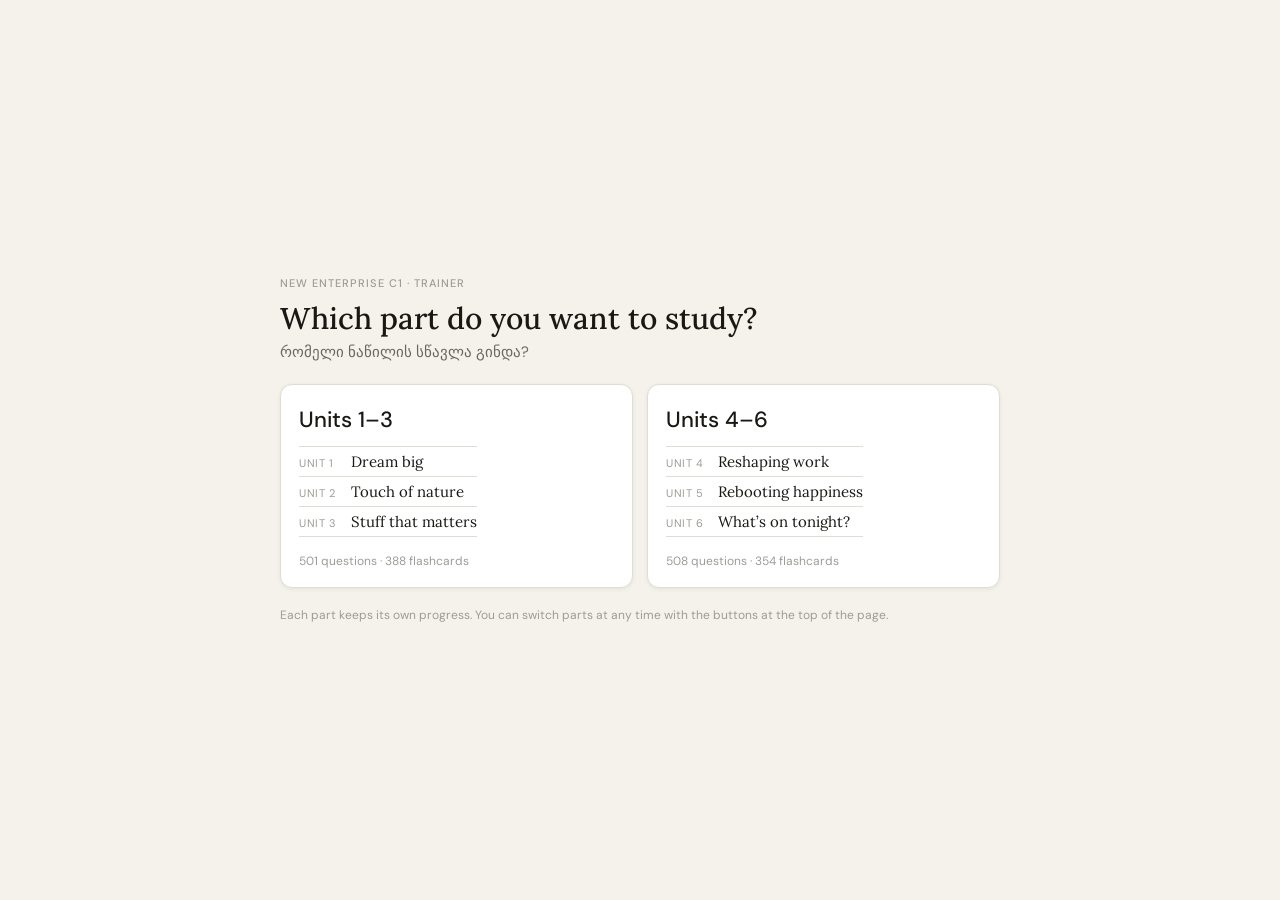
<file: index.html>
<!DOCTYPE html>
<html lang="en">
<head>
<meta charset="UTF-8">
<meta name="viewport" content="width=device-width, initial-scale=1.0">
<title>New Enterprise C1 Trainer</title>
<meta name="description" content="New Enterprise C1 – Units 1–3 and Units 4–6: vocabulary, grammar and Word List practice">
<style>
@import url('https://fonts.googleapis.com/css2?family=Lora:ital,wght@0,400;0,500;1,400&family=DM+Sans:wght@300;400;500&display=swap');
*,*::before,*::after{box-sizing:border-box;margin:0;padding:0}
:root{
  --bg:#f5f2ec;--surface:#fff;--s2:#f0ede6;--border:#e2ddd4;--b2:#ccc8bf;
  --text:#1a1814;--t2:#6b6760;--t3:#9e9b96;
  --teal:#1a7f6e;--tbg:#e8f5f2;--tbd:#a5d4cc;
  --red:#c0392b;--rbg:#fdf0ee;--rbd:#f0b9b3;
  --blue:#1d4ed8;--r:12px;--rs:8px;
}
body{font-family:"DM Sans",sans-serif;background:var(--bg);color:var(--text);min-height:100vh}
/* header */
header{background:var(--surface);border-bottom:1px solid var(--border);padding:11px 20px;display:flex;align-items:center;justify-content:space-between;position:sticky;top:0;z-index:200}
.logo{font-size:14px;font-weight:500}.logo span{color:var(--t3);font-weight:300}
.hstats{display:flex;gap:14px}
.hs{text-align:right}.hs-v{font-size:16px;font-weight:500;line-height:1}
.hs-l{font-size:9px;color:var(--t3);margin-top:2px;letter-spacing:.05em;text-transform:uppercase}
/* tabbar - mobile only */
/* hamburger - mobile only */
.ham{display:none;flex-direction:column;justify-content:center;gap:5px;width:36px;height:36px;padding:6px;background:none;border:none;cursor:pointer;border-radius:var(--rs);flex-shrink:0}
.ham span{display:block;height:2px;background:var(--text);border-radius:2px;transition:all .25s}
/* drawer overlay */
.drawer-overlay{position:fixed;inset:0;background:rgba(0,0,0,.35);z-index:300;opacity:0;pointer-events:none;transition:opacity .25s}
.drawer-overlay.open{opacity:1;pointer-events:auto}
/* drawer panel */
.drawer{position:fixed;top:0;left:0;height:100%;width:280px;background:var(--surface);z-index:301;transform:translateX(-100%);transition:transform .28s cubic-bezier(.4,0,.2,1);overflow-y:auto;padding:0 0 32px;box-shadow:4px 0 24px rgba(0,0,0,.12);pointer-events:none}
.drawer.open{transform:translateX(0);pointer-events:auto}
.drawer-header{display:flex;align-items:center;justify-content:space-between;padding:14px 16px 10px;border-bottom:1px solid var(--border);margin-bottom:6px}
.drawer-title{font-size:13px;font-weight:500;color:var(--text)}
.drawer-close{background:none;border:none;cursor:pointer;font-size:20px;color:var(--t3);line-height:1;padding:4px 6px;border-radius:var(--rs)}
.drawer-close:hover{background:var(--s2);color:var(--text)}
/* layout */
.layout{display:flex;max-width:1160px;margin:0 auto;width:100%;min-height:calc(100vh - 56px)}
/* sidebar */
.sidebar{width:210px;flex-shrink:0;padding:14px 10px;border-right:1px solid var(--border);position:sticky;top:56px;height:calc(100vh - 56px);overflow-y:auto}
.sb-lbl{font-size:9px;letter-spacing:.09em;text-transform:uppercase;color:var(--t3);font-weight:500;margin:8px 0 4px;padding:0 8px}
.nb{display:flex;align-items:center;gap:7px;width:100%;padding:7px 10px;border:none;background:none;cursor:pointer;border-radius:var(--rs);font-family:"DM Sans",sans-serif;font-size:12.5px;color:var(--t2);text-align:left;transition:all .15s;margin-bottom:1px}
.nb:hover{background:var(--s2);color:var(--text)}.nb.active{background:var(--text);color:#fff}
.nb.mis-nb{color:var(--red);font-size:11.5px;padding:5px 10px 5px 22px}
.nb.mis-nb.active{background:var(--red);color:#fff}
.nb.mis-nb:hover:not(.active){background:var(--rbg)}
.nb .dot{width:6px;height:6px;border-radius:50%;flex-shrink:0}
.nb .badge{margin-left:auto;font-size:10px;background:var(--s2);color:var(--t3);padding:1px 6px;border-radius:20px}
.nb.active .badge{background:rgba(255,255,255,.2);color:rgba(255,255,255,.8)}
.nb.mis-nb .badge{background:var(--rbg);color:var(--red)}
.nb.mis-nb.active .badge{background:rgba(255,255,255,.25);color:#fff}
.sep{height:1px;background:var(--border);margin:6px 8px}
.d-v4{background:#7c6fcd}
.d-v5{background:#3b6fd1}
.d-v6{background:#d0638a}
.d-pv{background:#c4875e}
.d-pr{background:#0f9b8e}
.d-idm{background:#b8860b}
.d-wf{background:#8a6d3b}
.d-ft{background:#e07b4a}
.d-md{background:#a0522d}
.d-ps{background:#4a9d8a}
.d-ar{background:#2e86c1}
.d-ee{background:#c99a06}
.d-rb{background:#5f6b7a}
.d-pb{background:#1f3a5f}
.d-fcu4{background:#7c6fcd}
.d-fcu5{background:#3b6fd1}
.d-fcu6{background:#d0638a}
.d-fcpv{background:#c4875e}
.d-fcidm{background:#b8860b}
.d-all{background:var(--t2)}.d-sur{background:#f59e0b}.d-mis{background:var(--red)}.d-st{background:var(--blue)}
/* content */
.content{flex:1;padding:22px 26px;min-width:0}
.q-head{display:flex;align-items:baseline;justify-content:space-between;margin-bottom:12px}
.q-title{font-size:12px;color:var(--t3)}.q-ctr{font-size:12px;color:var(--t3)}
.ptrack{height:3px;background:var(--border);border-radius:2px;margin-bottom:20px}
.pfill{height:100%;border-radius:2px;background:var(--teal);transition:width .4s cubic-bezier(.4,0,.2,1)}
.pfill.mis-mode{background:var(--red)}
.qcard{background:var(--surface);border:1px solid var(--border);border-radius:var(--r);padding:22px 22px 18px;box-shadow:0 1px 4px rgba(0,0,0,.07);margin-bottom:12px}
.qtag{display:inline-block;font-size:10px;letter-spacing:.06em;text-transform:uppercase;font-weight:500;margin-bottom:10px;color:var(--t3)}
.qtag.v4{color:#7c6fcd}
.qtag.v5{color:#3b6fd1}
.qtag.v6{color:#d0638a}
.qtag.pv{color:#c4875e}
.qtag.pr{color:#0f9b8e}
.qtag.idm{color:#b8860b}
.qtag.wf{color:#8a6d3b}
.qtag.ft{color:#e07b4a}
.qtag.md{color:#a0522d}
.qtag.ps{color:#4a9d8a}
.qtag.ar{color:#2e86c1}
.qtag.ee{color:#c99a06}
.qtag.rb{color:#5f6b7a}
.qtag.pb{color:#1f3a5f}
.fb .why{margin-top:6px;font-size:12.5px;line-height:1.5;opacity:.95}
.opts.long .opt{flex:1 1 100%;text-align:left;border-radius:var(--rs)}
.qsen{font-family:"Lora",serif;font-size:18px;line-height:1.8;margin-bottom:18px}
.blank{display:inline-block;border-bottom:2px solid var(--t2);min-width:56px;text-align:center;font-style:italic;padding:0 3px;transition:all .2s}
.blank.ok{border-color:var(--teal);color:var(--teal);font-style:normal;font-weight:500}
.blank.no{border-color:var(--red);color:var(--red);font-style:normal}
.opts{display:flex;flex-wrap:wrap;gap:8px}
.opt{padding:8px 18px;border:1px solid var(--b2);border-radius:24px;background:var(--surface);font-family:"DM Sans",sans-serif;font-size:14px;cursor:pointer;transition:all .15s;color:var(--text);min-height:40px}
.opt:hover:not(:disabled){border-color:var(--t2);background:var(--s2)}
.opt.correct{background:var(--tbg);border-color:var(--tbd);color:var(--teal);font-weight:500}
.opt.wrong{background:var(--rbg);border-color:var(--rbd);color:var(--red)}
.opt.reveal{background:var(--tbg);border-color:var(--tbd);color:var(--teal);opacity:.5}
.opt:disabled{cursor:default}
.fb{display:none;margin-top:14px;padding:11px 14px;border-radius:var(--rs);font-size:13px;line-height:1.6}
.fb.show{display:block}
.fb.correct{background:var(--tbg);border:1px solid var(--tbd);color:#0f5c4e}
.fb.wrong{background:var(--rbg);border:1px solid var(--rbd);color:#8b1e1e}
.fb .ex{font-family:"Lora",serif;font-style:italic;margin-top:4px;font-size:12px;opacity:.85}
.fb .removed{font-size:11px;margin-top:4px;opacity:.7;font-style:normal}
.qnav{display:flex;justify-content:flex-end}
.btn-next{padding:10px 22px;background:var(--text);color:#fff;border:none;border-radius:var(--rs);font-family:"DM Sans",sans-serif;font-size:14px;cursor:pointer;display:none;min-height:42px}
/* done */
.done{background:var(--surface);border:1px solid var(--border);border-radius:var(--r);padding:36px 22px;text-align:center;box-shadow:0 1px 4px rgba(0,0,0,.07)}
.done-grade{font-size:44px;margin-bottom:4px}
.done-score{font-size:48px;font-weight:500;letter-spacing:-.02em}
.done-pct{font-size:13px;color:var(--t3);margin:4px 0 16px}
.done-msg{font-size:14px;color:var(--t2);margin-bottom:18px}
.done-btns{display:flex;gap:10px;justify-content:center;flex-wrap:wrap}
.btn-again{padding:10px 22px;background:var(--text);color:#fff;border:none;border-radius:var(--rs);font-family:"DM Sans",sans-serif;font-size:14px;cursor:pointer;min-height:42px}
.btn-mis{padding:10px 22px;background:var(--red);color:#fff;border:none;border-radius:var(--rs);font-family:"DM Sans",sans-serif;font-size:14px;cursor:pointer;min-height:42px}
.done-mis-note{font-size:12px;color:var(--red);margin-top:12px;opacity:.8}
/* stats */
.sp{display:none}.sp.on{display:block}
.sg{display:grid;grid-template-columns:repeat(4,1fr);gap:10px;margin-bottom:20px}
.sc{background:var(--surface);border:1px solid var(--border);border-radius:var(--r);padding:13px;box-shadow:0 1px 4px rgba(0,0,0,.07)}
.sc-v{font-size:24px;font-weight:500;letter-spacing:-.02em}
.sc-l{font-size:9px;text-transform:uppercase;letter-spacing:.05em;color:var(--t3);margin-top:3px}
.sc.g .sc-v{color:var(--teal)}.sc.r .sc-v{color:var(--red)}
.stitle{font-size:10px;font-weight:500;color:var(--t2);letter-spacing:.05em;text-transform:uppercase;margin-bottom:10px}
.cbars{background:var(--surface);border:1px solid var(--border);border-radius:var(--r);padding:16px;box-shadow:0 1px 4px rgba(0,0,0,.07);margin-bottom:16px}
.cbr{display:flex;align-items:center;gap:10px;margin-bottom:11px}.cbr:last-child{margin-bottom:0}
.cbr-n{font-size:12px;width:145px;flex-shrink:0;color:var(--t2)}
.cbr-t{flex:1;height:6px;background:var(--border);border-radius:3px;overflow:hidden}
.cbr-f{height:100%;border-radius:3px;background:var(--teal);transition:width .5s}
.cbr-p{font-size:12px;font-weight:500;width:30px;text-align:right}
.cbr-m{font-size:11px;color:var(--red);width:36px;text-align:right}
.mlist{background:var(--surface);border:1px solid var(--border);border-radius:var(--r);overflow:hidden;box-shadow:0 1px 4px rgba(0,0,0,.07)}
.mhdr{display:grid;grid-template-columns:1fr auto auto;gap:10px;padding:8px 14px;background:var(--s2);border-bottom:1px solid var(--border);font-size:9px;text-transform:uppercase;letter-spacing:.05em;color:var(--t3);font-weight:500}
.mrow{display:grid;grid-template-columns:1fr auto auto;gap:10px;padding:9px 14px;border-bottom:1px solid var(--border);align-items:center}
.mrow:last-child{border-bottom:none}
.msen{font-family:"Lora",serif;font-style:italic;font-size:12px}
.mans{background:var(--tbg);color:var(--teal);border:1px solid var(--tbd);padding:2px 8px;border-radius:20px;font-size:10px;font-weight:500;white-space:nowrap}
.mcnt{color:var(--red);font-weight:500;font-size:12px;white-space:nowrap}
.no-m{padding:30px;text-align:center;color:var(--t3);font-size:13px}
.btn-practice-top{display:inline-flex;align-items:center;gap:6px;padding:9px 18px;border:1px solid var(--tbd);background:var(--tbg);color:var(--teal);border-radius:var(--rs);font-family:"DM Sans",sans-serif;font-size:13px;font-weight:500;cursor:pointer;margin-top:14px;margin-right:8px}
.btn-practice-top:hover{opacity:.85}
.btn-clr{display:inline-flex;align-items:center;gap:5px;padding:8px 14px;border:1px solid var(--rbd);background:var(--rbg);color:var(--red);border-radius:var(--rs);font-family:"DM Sans",sans-serif;font-size:12px;cursor:pointer;margin-top:16px}
.empty{text-align:center;padding:48px 20px}
.empty p{color:var(--t3);font-size:14px;margin-top:10px}
/* responsive */
@media(max-width:768px){
  .sidebar{display:none}
  .ham{display:flex}
  .layout{min-height:calc(100vh - 56px)}
  .content{padding:14px 14px 28px}
  .qsen{font-size:16px;line-height:1.7}.qcard{padding:16px 14px 14px}
  .opts{gap:8px}
  .opt{flex:1 1 calc(50% - 4px);text-align:center;font-size:15px;min-height:50px;padding:8px 10px}
  .sg{grid-template-columns:repeat(2,1fr)}
  .cbr-n{width:90px;font-size:11px}
  .hs-l{display:none}.hs-v{font-size:15px}
  .mhdr,.mrow{grid-template-columns:1fr 44px 34px;gap:5px;padding:8px 10px}
  .msen{font-size:11px}
  .btn-next,.btn-again,.btn-mis{width:100%;min-height:50px;font-size:15px}
  .done-btns{flex-direction:column;align-items:stretch}
  .qnav{margin-top:4px}.done{padding:28px 14px}.done-score{font-size:40px}
}
@media(max-width:400px){
  .opt{flex:1 1 100%}.logo span{display:none}
  header{padding:10px 12px}
}
/* ===== FLASHCARD / TYPING MODE ===== */
.fc-wrap{display:none}.fc-wrap.on{display:block}
.fc-head{display:flex;align-items:baseline;justify-content:space-between;margin-bottom:12px}
.fc-title{font-size:12px;color:var(--t3)}.fc-ctr{font-size:12px;color:var(--t3)}

/* single card (no flip) */
.fc-card{
  background:var(--surface);border:1px solid var(--border);
  border-radius:var(--r);box-shadow:0 1px 4px rgba(0,0,0,.07);
  padding:26px 26px 22px;margin-bottom:14px;
  transition:border-color .2s;
}
.fc-card.correct{border-color:#4caf87;box-shadow:0 0 0 2px rgba(76,175,135,.15)}
.fc-card.wrong{border-color:#e05a5a;box-shadow:0 0 0 2px rgba(224,90,90,.12)}

.fc-cat-tag{font-size:10px;letter-spacing:.06em;text-transform:uppercase;font-weight:500;color:var(--t3);margin-bottom:14px}
.fc-cat-tag.fcu4{color:#7c6fcd}
.fc-cat-tag.fcu5{color:#3b6fd1}
.fc-cat-tag.fcu6{color:#d0638a}
.fc-cat-tag.fcpv{color:#c4875e}
.fc-cat-tag.fcidm{color:#b8860b}
.fc-card .fc-ex{font-style:normal}

/* definition */
.fc-def{font-family:"Lora",serif;font-size:19px;line-height:1.7;color:var(--text);margin-bottom:18px}

/* blank slots row */
.fc-blanks{display:flex;flex-wrap:wrap;gap:10px;align-items:flex-end;margin-bottom:20px}
.fc-blank-word{display:flex;gap:3px;align-items:flex-end}
.fc-letter{
  display:inline-flex;align-items:center;justify-content:center;
  width:22px;height:28px;
  border-bottom:2px solid var(--border);
  font-family:"DM Sans",sans-serif;font-size:15px;font-weight:500;
  color:var(--text);transition:border-color .2s,color .2s;
  text-transform:lowercase;
}
.fc-letter.revealed{color:var(--teal);border-color:var(--teal)}
.fc-letter.correct-l{color:#4caf87;border-color:#4caf87}
.fc-letter.wrong-l{color:#e05a5a;border-color:#e05a5a}
.fc-blank-sep{width:14px}

/* input row */
.fc-input-row{display:flex;gap:8px;margin-bottom:12px}
.fc-input{
  flex:1;padding:10px 14px;border:1px solid var(--border);border-radius:var(--rs);
  font-family:"DM Sans",sans-serif;font-size:15px;color:var(--text);
  background:var(--surface);outline:none;min-height:44px;
  transition:border-color .15s;
}
.fc-input:focus{border-color:var(--teal)}
.fc-input:disabled{opacity:.5}
.fc-btn-check{
  padding:0 18px;background:var(--text);color:#fff;border:none;
  border-radius:var(--rs);font-family:"DM Sans",sans-serif;font-size:14px;
  font-weight:500;cursor:pointer;min-height:44px;white-space:nowrap;
  transition:opacity .15s;
}
.fc-btn-check:hover{opacity:.85}
.fc-btn-check:disabled{opacity:.4;cursor:default}

/* hint button */
.fc-hint-row{display:flex;gap:8px;align-items:center;margin-bottom:14px}
.fc-btn-hint{
  padding:6px 14px;background:transparent;border:1px solid var(--border);
  border-radius:var(--rs);font-family:"DM Sans",sans-serif;font-size:13px;
  color:var(--t2);cursor:pointer;transition:all .15s;
}
.fc-btn-hint:hover{border-color:var(--teal);color:var(--teal)}
.fc-btn-hint:disabled{opacity:.35;cursor:default}
.fc-hint-msg{font-size:12px;color:var(--t3);font-style:italic}

/* feedback */
.fc-feedback{
  display:none;padding:14px 16px;border-radius:var(--rs);
  margin-bottom:14px;font-size:14px;line-height:1.6;
}
.fc-feedback.show{display:block}
.fc-feedback.cor{background:rgba(76,175,135,.1);color:#2d7a5e}
.fc-feedback.wro{background:rgba(224,90,90,.08);color:#b94040}
.fc-feedback strong{font-weight:600}
.fc-feedback .fc-ex{
  margin-top:8px;font-family:"Lora",serif;font-style:italic;
  font-size:13px;color:var(--t2);
}

/* next row */
.fc-next-row{display:flex;gap:8px;margin-bottom:4px}
.fc-btn-next{
  flex:1;padding:11px;background:var(--tbg);border:1px solid var(--tbd);
  color:var(--teal);border-radius:var(--rs);font-family:"DM Sans",sans-serif;
  font-size:14px;font-weight:500;cursor:pointer;min-height:46px;transition:all .15s;
}
.fc-btn-next:hover{opacity:.85}
.fc-btn-skip{
  padding:11px 16px;background:transparent;border:1px solid var(--border);
  color:var(--t2);border-radius:var(--rs);font-family:"DM Sans",sans-serif;
  font-size:14px;cursor:pointer;min-height:46px;transition:all .15s;
}
.fc-btn-skip:hover{border-color:var(--t2)}

/* done screen */
.fc-done{background:var(--surface);border:1px solid var(--border);border-radius:var(--r);padding:36px 22px;text-align:center;box-shadow:0 1px 4px rgba(0,0,0,.07)}
.fc-done-emoji{font-size:52px;margin-bottom:10px}
.fc-done-title{font-size:22px;font-weight:500;margin-bottom:8px}
.fc-done-sub{font-size:14px;color:var(--t2);margin-bottom:22px}
.fc-restart{padding:10px 24px;background:var(--text);color:#fff;border:none;border-radius:var(--rs);font-family:"DM Sans",sans-serif;font-size:14px;cursor:pointer;min-height:42px}
@media(max-width:768px){
  .fc-card{padding:18px 16px 16px}
  .fc-def{font-size:16px}
  .fc-letter{width:19px;height:25px;font-size:13px}
  .fc-btn-next,.fc-btn-check{min-height:48px}
}

/* audio toggle */
.audio-btn{background:none;border:1px solid var(--border);border-radius:var(--rs);
  padding:5px 9px;cursor:pointer;font-size:15px;color:var(--t2);line-height:1;
  transition:all .15s;flex-shrink:0}
.audio-btn:hover{background:var(--s2);color:var(--text)}
.audio-btn.on{border-color:var(--teal);color:var(--teal);background:var(--tbg)}
/* Units 1–3 category colours */
.d-v1{background:#7c6fcd}
.d-v2{background:#3b6fd1}
.d-v3{background:#d0638a}
.d-tn{background:#e07b4a}
.d-ub{background:#a0522d}
.d-ig{background:#4a9d8a}
.d-ins{background:#9b59b6}
.d-cp{background:#2e86c1}
.d-la{background:#16a085}
.d-ra{background:#5f6b7a}
.d-pa{background:#1f3a5f}
.d-fcu1{background:#7c6fcd}
.d-fcu2{background:#3b6fd1}
.d-fcu3{background:#d0638a}
.qtag.v1{color:#7c6fcd}
.qtag.v2{color:#3b6fd1}
.qtag.v3{color:#d0638a}
.qtag.tn{color:#e07b4a}
.qtag.ub{color:#a0522d}
.qtag.ig{color:#4a9d8a}
.qtag.ins{color:#9b59b6}
.qtag.cp{color:#2e86c1}
.qtag.la{color:#16a085}
.qtag.ra{color:#5f6b7a}
.qtag.pa{color:#1f3a5f}
.fc-cat-tag.fcu1{color:#7c6fcd}
.fc-cat-tag.fcu2{color:#3b6fd1}
.fc-cat-tag.fcu3{color:#d0638a}
/* ===== part switch (header and drawer) ===== */
.head-left{display:flex;align-items:center;gap:14px;min-width:0}
.logo b{font-weight:500}
.part-switch{display:inline-flex;background:var(--s2);border:1px solid var(--border);border-radius:20px;padding:2px;flex-shrink:0}
.ps-btn{border:none;background:none;font-family:"DM Sans",sans-serif;font-size:12px;color:var(--t2);padding:4px 11px;border-radius:16px;cursor:pointer;min-height:28px;white-space:nowrap;transition:all .15s}
.ps-btn:hover:not(.active){color:var(--text);background:var(--surface)}
.ps-btn.active{background:var(--text);color:#fff}
.ps-btn:focus-visible{outline:2px solid var(--teal);outline-offset:1px}
.drawer-switch{display:flex;margin:4px 16px 10px}
.drawer-switch .ps-btn{flex:1;min-height:34px;font-size:13px}
@media(max-width:768px){
  .head-left .part-switch{display:none}
}
/* ===== part chooser (first visit) ===== */
.chooser{position:fixed;inset:0;z-index:500;background:var(--bg);display:flex;align-items:center;justify-content:center;padding:24px 16px;overflow-y:auto}
.chooser[hidden]{display:none}
body.choosing{overflow:hidden}
.chooser-box{max-width:720px;width:100%;margin:auto}
.chooser-kicker{font-size:11px;letter-spacing:.09em;text-transform:uppercase;color:var(--t3);font-weight:500;margin-bottom:10px}
.chooser-title{font-family:"Lora",serif;font-weight:500;font-size:30px;line-height:1.2;margin-bottom:6px}
.chooser-sub{color:var(--t2);font-size:15px;margin-bottom:22px}
.chooser-cards{display:grid;grid-template-columns:1fr 1fr;gap:14px}
.part-card{display:flex;flex-direction:column;text-align:left;background:var(--surface);border:1px solid var(--border);border-radius:var(--r);padding:20px 18px 18px;cursor:pointer;font-family:"DM Sans",sans-serif;color:var(--text);box-shadow:0 1px 4px rgba(0,0,0,.07);transition:border-color .15s,box-shadow .15s}
.part-card:hover{border-color:var(--t2);box-shadow:0 4px 14px rgba(0,0,0,.09)}
.part-card:focus-visible{outline:2px solid var(--teal);outline-offset:2px}
.pc-name{font-size:22px;font-weight:500;margin-bottom:12px}
.pc-units{list-style:none;margin-bottom:16px;flex:1}
.pc-units li{font-family:"Lora",serif;font-size:15px;color:var(--text);padding:5px 0;border-top:1px solid var(--border)}
.pc-units li:last-child{border-bottom:1px solid var(--border)}
.pc-n{display:inline-block;width:52px;font-family:"DM Sans",sans-serif;font-size:11px;color:var(--t3);text-transform:uppercase;letter-spacing:.05em}
.pc-meta{font-size:12px;color:var(--t3)}
.chooser-note{font-size:12px;color:var(--t3);margin-top:18px;line-height:1.5}
@media(max-width:600px){
  .chooser{align-items:flex-start}
  .chooser-cards{grid-template-columns:1fr}
  .chooser-title{font-size:24px}
}
/* ===== desktop layout (wider than 768px) ===== */
@media not all and (max-width:768px){
  /* the header with the part switch is 57px tall; the engine assumed 56px, which made the page
     1px taller than the window and the side menu 1px longer than the space under the header */
  .layout{min-height:calc(100vh - 57px)}
  .sidebar{top:57px;height:calc(100vh - 57px)}
  /* the side menu sits at the left edge of the window: the page used to be a 1160px block
     centred on the screen, which left a wide empty strip left of the menu on large screens
     (about 380px on a 1920px screen). The questions follow the menu, at most 1240px wide. */
  .layout{max-width:none;margin:0}
  .content{max-width:1240px}
  /* the mobile drawer never shows here, even if it was left open on a narrower window
     (!important: openDrawer() sets display:block inline) */
  .drawer,.drawer-overlay{display:none !important}
}
</style>
</head>
<body>
<!-- Part chooser: shown on the first visit (no part in the address and none chosen before) -->
<div class="chooser" id="chooser" hidden>
  <div class="chooser-box">
    <div class="chooser-kicker">New Enterprise C1 · Trainer</div>
    <h1 class="chooser-title">Which part do you want to study?</h1>
    <p class="chooser-sub">რომელი ნაწილის სწავლა გინდა?</p>
    <div class="chooser-cards" id="chooser-cards"></div>
    <p class="chooser-note">Each part keeps its own progress. You can switch parts at any time with the buttons at the top of the page.</p>
  </div>
</div>
<header>
  <button class="ham" id="ham-btn" aria-label="Open menu">
    <span></span><span></span><span></span>
  </button>
  <div class="head-left">
    <div class="logo"><b id="logo-part">Trainer</b> <span>· New Enterprise C1</span></div>
    <div class="part-switch" role="group" aria-label="Part">
      <button class="ps-btn" data-part="13" onclick="choosePart(this.dataset.part)">Units 1–3</button>
      <button class="ps-btn" data-part="46" onclick="choosePart(this.dataset.part)">Units 4–6</button>
    </div>
  </div>
  <div class="hstats">
    <div class="hs"><div class="hs-v" id="h-acc">--</div><div class="hs-l">Correct %</div></div>
    <div class="hs"><div class="hs-v" id="h-tot">--</div><div class="hs-l">Progress</div></div>
    <div class="hs"><div class="hs-v" id="h-str">0</div><div class="hs-l">Streak</div></div>
  </div>
  <button class="audio-btn" id="audio-btn" title="Toggle audio">&#128264;</button>
</header>
<!-- Drawer overlay -->
<div class="drawer-overlay" id="drawer-overlay"></div>
<!-- Sliding drawer (mobile nav) -->
<div class="drawer" id="drawer">
  <div class="drawer-header">
    <span class="drawer-title">New Enterprise C1</span>
    <button class="drawer-close" id="drawer-close">&#10005;</button>
  </div>
  <div class="part-switch drawer-switch" role="group" aria-label="Part">
    <button class="ps-btn" data-part="13" onclick="choosePart(this.dataset.part)">Units 1–3</button>
    <button class="ps-btn" data-part="46" onclick="choosePart(this.dataset.part)">Units 4–6</button>
  </div>
  <div style="padding:0 8px" id="drawer-nav">
  </div>
</div>
<div class="layout">
<nav class="sidebar" id="side-nav">
</nav>
<div class="content">
  <div id="qp">
    <div class="q-head"><span class="q-title" id="qt"></span><span class="q-ctr" id="qc"></span></div>
    <div class="ptrack"><div class="pfill" id="pf" style="width:0%"></div></div>
    <div id="qa"></div>
  </div>
  <div id="sp" class="sp">
    <div class="sg">
      <div class="sc g"><div class="sc-v" id="s-acc">--</div><div class="sc-l">Accuracy</div></div>
      <div class="sc"><div class="sc-v" id="s-tot">0</div><div class="sc-l">Answered</div></div>
      <div class="sc g"><div class="sc-v" id="s-cor">0</div><div class="sc-l">Correct</div></div>
      <div class="sc r"><div class="sc-v" id="s-wrg">0</div><div class="sc-l">Wrong</div></div>
    </div>
    <div class="stitle">Accuracy &amp; mistakes by category</div>
    <div class="cbars" id="cbars">
    </div>
    <div style="font-size:10px;color:var(--t3);margin-bottom:16px;text-align:right">% correct &nbsp;|&nbsp; <span style="color:var(--red)">errors remaining</span></div>
    <div class="stitle">Most challenging questions <span style="font-weight:400;color:var(--t3);font-size:11px">(2+ mistakes &middot; 5 correct to clear)</span></div>
    <div class="mlist" id="topm"></div>
    <button id="practice-top-btn" class="btn-practice-top" style="display:none">&#9654; Practice most challenging</button>

    <div class="stitle" style="margin-top:24px">Recent mistakes <span style="font-weight:400;color:var(--t3);font-size:11px">(1 mistake &middot; get it right to clear)</span></div>
    <div class="mlist" id="allm"></div>
    <button id="practice-others-btn" class="btn-practice-top" style="display:none">&#9654; Practice recent mistakes</button>

    <div class="stitle" style="margin-top:24px">Old mistakes <span style="font-weight:400;color:var(--t3);font-size:11px">(resolved &mdash; everything you&#39;ve overcome)</span></div>
    <div class="mlist" id="oldm"></div>
    <button id="practice-old-btn" class="btn-practice-top" style="display:none">&#9654; Practice old mistakes</button>

    <button class="btn-clr" onclick="clrStats()">&#10005; Reset all statistics</button>
  </div>
  <!-- FLASHCARD PANEL -->
  <div id="fcp" class="fc-wrap">
    <div class="fc-head"><span class="fc-title" id="fc-title">Flashcards</span><span class="fc-ctr" id="fc-ctr"></span></div>
    <div class="ptrack"><div class="pfill" id="fc-pf" style="width:0%"></div></div>
    <div id="fc-area"></div>
  </div>
</div>
</div>
<script>
var NE_PARTS = {};
NE_PARTS["13"] = {
  "id": "13",
  "slug": "units-1-3",
  "name": "Units 1–3",
  "units": ["Dream big","Touch of nature","Stuff that matters"],
  "total": 501,
  "cards": 388,
  "qt": "Unit 1 vocabulary: Dream big",
  "keys": {"s":"ne13v1","sn":"ne13snv1","audio":"ne13_audio"},
  "CATS": ["v1","v2","v3","pv","pr","idm","wf","tn","ub","ig","ins","cp","la","ee","ra","pa"],
  "LABELS": {
    "v1": "Unit 1 vocabulary: Dream big",
    "v2": "Unit 2 vocabulary: Touch of nature",
    "v3": "Unit 3 vocabulary: Stuff that matters",
    "pv": "Phrasal verbs (Units 1–3)",
    "pr": "Prepositions and phrases",
    "idm": "Idioms and similes",
    "wf": "Word formation",
    "tn": "Present and past tenses",
    "ub": "used to / would / be used to / get used to",
    "ig": "Infinitive and -ing form",
    "ins": "Intensifiers",
    "cp": "Comparisons",
    "la": "like / as · it / there",
    "ee": "Everyday English",
    "ra": "Workbook Revision A (pp. 20–21)",
    "pa": "Grammar Book Progress Test A (p. 129)",
    "all": "All mixed",
    "mis-v1": "Unit 1 vocabulary: mistakes",
    "mis-v2": "Unit 2 vocabulary: mistakes",
    "mis-v3": "Unit 3 vocabulary: mistakes",
    "mis-pv": "Phrasal verbs: mistakes",
    "mis-pr": "Prepositions: mistakes",
    "mis-idm": "Idioms & similes: mistakes",
    "mis-wf": "Word formation: mistakes",
    "mis-tn": "Present & past tenses: mistakes",
    "mis-ub": "used to / would: mistakes",
    "mis-ig": "Infinitive / -ing: mistakes",
    "mis-ins": "Intensifiers: mistakes",
    "mis-cp": "Comparisons: mistakes",
    "mis-la": "like / as · it / there: mistakes",
    "mis-ee": "Everyday English: mistakes",
    "mis-ra": "WB Revision A: mistakes",
    "mis-pa": "GB Progress Test A: mistakes",
    "mis": "All mistakes",
    "top": "Most Challenging",
    "recent": "Recent mistakes",
    "old": "Old mistakes",
    "surprise": "Surprise Test",
    "stats": "Statistics"
  },
  "TAG": {
    "v1": "unit 1 vocabulary",
    "v2": "unit 2 vocabulary",
    "v3": "unit 3 vocabulary",
    "pv": "phrasal verb",
    "pr": "preposition",
    "idm": "idiom",
    "wf": "word formation",
    "tn": "tenses",
    "ub": "used to / would",
    "ig": "infinitive / -ing",
    "ins": "intensifier",
    "cp": "comparison",
    "la": "like / as · it / there",
    "ee": "everyday English",
    "ra": "WB Revision A",
    "pa": "GB Progress Test A"
  },
  "FC_LABELS": {"fc-u1":"Word List: Unit 1","fc-u2":"Word List: Unit 2","fc-u3":"Word List: Unit 3","fc-pv":"Word List: phrasal verbs","fc-idm":"Word List: idioms"},
  "FC_CAT_CLASS": {"fc-u1":"fcu1","fc-u2":"fcu2","fc-u3":"fcu3","fc-pv":"fcpv","fc-idm":"fcidm"},
  "FC_TAGS": {"fcu1":"Unit 1 word","fcu2":"Unit 2 word","fcu3":"Unit 3 word","fcpv":"Phrasal verb","fcidm":"Idiom"},
  "navSide": [
    "  <div class=\"sb-lbl\">Vocabulary<\/div>",
    "  <button class=\"nb active\" data-cat=\"v1\" onclick=\"sw(this.dataset.cat)\"><span class=\"dot d-v1\"><\/span>Unit 1 vocabulary<span class=\"badge\" id=\"bg-v1\">35<\/span><\/button>",
    "  <button class=\"nb mis-nb\" data-cat=\"mis-v1\" onclick=\"sw(this.dataset.cat)\">Mistakes<span class=\"badge\" id=\"bg-mis-v1\">0<\/span><\/button>",
    "  <button class=\"nb\" data-cat=\"v2\" onclick=\"sw(this.dataset.cat)\"><span class=\"dot d-v2\"><\/span>Unit 2 vocabulary<span class=\"badge\" id=\"bg-v2\">42<\/span><\/button>",
    "  <button class=\"nb mis-nb\" data-cat=\"mis-v2\" onclick=\"sw(this.dataset.cat)\">Mistakes<span class=\"badge\" id=\"bg-mis-v2\">0<\/span><\/button>",
    "  <button class=\"nb\" data-cat=\"v3\" onclick=\"sw(this.dataset.cat)\"><span class=\"dot d-v3\"><\/span>Unit 3 vocabulary<span class=\"badge\" id=\"bg-v3\">41<\/span><\/button>",
    "  <button class=\"nb mis-nb\" data-cat=\"mis-v3\" onclick=\"sw(this.dataset.cat)\">Mistakes<span class=\"badge\" id=\"bg-mis-v3\">0<\/span><\/button>",
    "  <button class=\"nb\" data-cat=\"pv\" onclick=\"sw(this.dataset.cat)\"><span class=\"dot d-pv\"><\/span>Phrasal verbs<span class=\"badge\" id=\"bg-pv\">30<\/span><\/button>",
    "  <button class=\"nb mis-nb\" data-cat=\"mis-pv\" onclick=\"sw(this.dataset.cat)\">Mistakes<span class=\"badge\" id=\"bg-mis-pv\">0<\/span><\/button>",
    "  <button class=\"nb\" data-cat=\"pr\" onclick=\"sw(this.dataset.cat)\"><span class=\"dot d-pr\"><\/span>Prepositions<span class=\"badge\" id=\"bg-pr\">31<\/span><\/button>",
    "  <button class=\"nb mis-nb\" data-cat=\"mis-pr\" onclick=\"sw(this.dataset.cat)\">Mistakes<span class=\"badge\" id=\"bg-mis-pr\">0<\/span><\/button>",
    "  <button class=\"nb\" data-cat=\"idm\" onclick=\"sw(this.dataset.cat)\"><span class=\"dot d-idm\"><\/span>Idioms &amp; similes<span class=\"badge\" id=\"bg-idm\">24<\/span><\/button>",
    "  <button class=\"nb mis-nb\" data-cat=\"mis-idm\" onclick=\"sw(this.dataset.cat)\">Mistakes<span class=\"badge\" id=\"bg-mis-idm\">0<\/span><\/button>",
    "  <button class=\"nb\" data-cat=\"wf\" onclick=\"sw(this.dataset.cat)\"><span class=\"dot d-wf\"><\/span>Word formation<span class=\"badge\" id=\"bg-wf\">40<\/span><\/button>",
    "  <button class=\"nb mis-nb\" data-cat=\"mis-wf\" onclick=\"sw(this.dataset.cat)\">Mistakes<span class=\"badge\" id=\"bg-mis-wf\">0<\/span><\/button>",
    "  <div class=\"sep\"><\/div>",
    "  <div class=\"sb-lbl\">Grammar<\/div>",
    "  <button class=\"nb\" data-cat=\"tn\" onclick=\"sw(this.dataset.cat)\"><span class=\"dot d-tn\"><\/span>Present &amp; past tenses<span class=\"badge\" id=\"bg-tn\">36<\/span><\/button>",
    "  <button class=\"nb mis-nb\" data-cat=\"mis-tn\" onclick=\"sw(this.dataset.cat)\">Mistakes<span class=\"badge\" id=\"bg-mis-tn\">0<\/span><\/button>",
    "  <button class=\"nb\" data-cat=\"ub\" onclick=\"sw(this.dataset.cat)\"><span class=\"dot d-ub\"><\/span>used to / would<span class=\"badge\" id=\"bg-ub\">15<\/span><\/button>",
    "  <button class=\"nb mis-nb\" data-cat=\"mis-ub\" onclick=\"sw(this.dataset.cat)\">Mistakes<span class=\"badge\" id=\"bg-mis-ub\">0<\/span><\/button>",
    "  <button class=\"nb\" data-cat=\"ig\" onclick=\"sw(this.dataset.cat)\"><span class=\"dot d-ig\"><\/span>Infinitive / -ing<span class=\"badge\" id=\"bg-ig\">38<\/span><\/button>",
    "  <button class=\"nb mis-nb\" data-cat=\"mis-ig\" onclick=\"sw(this.dataset.cat)\">Mistakes<span class=\"badge\" id=\"bg-mis-ig\">0<\/span><\/button>",
    "  <button class=\"nb\" data-cat=\"ins\" onclick=\"sw(this.dataset.cat)\"><span class=\"dot d-ins\"><\/span>Intensifiers<span class=\"badge\" id=\"bg-ins\">22<\/span><\/button>",
    "  <button class=\"nb mis-nb\" data-cat=\"mis-ins\" onclick=\"sw(this.dataset.cat)\">Mistakes<span class=\"badge\" id=\"bg-mis-ins\">0<\/span><\/button>",
    "  <button class=\"nb\" data-cat=\"cp\" onclick=\"sw(this.dataset.cat)\"><span class=\"dot d-cp\"><\/span>Comparisons<span class=\"badge\" id=\"bg-cp\">27<\/span><\/button>",
    "  <button class=\"nb mis-nb\" data-cat=\"mis-cp\" onclick=\"sw(this.dataset.cat)\">Mistakes<span class=\"badge\" id=\"bg-mis-cp\">0<\/span><\/button>",
    "  <button class=\"nb\" data-cat=\"la\" onclick=\"sw(this.dataset.cat)\"><span class=\"dot d-la\"><\/span>like / as · it / there<span class=\"badge\" id=\"bg-la\">26<\/span><\/button>",
    "  <button class=\"nb mis-nb\" data-cat=\"mis-la\" onclick=\"sw(this.dataset.cat)\">Mistakes<span class=\"badge\" id=\"bg-mis-la\">0<\/span><\/button>",
    "  <div class=\"sep\"><\/div>",
    "  <div class=\"sb-lbl\">Everyday English<\/div>",
    "  <button class=\"nb\" data-cat=\"ee\" onclick=\"sw(this.dataset.cat)\"><span class=\"dot d-ee\"><\/span>Everyday English<span class=\"badge\" id=\"bg-ee\">24<\/span><\/button>",
    "  <button class=\"nb mis-nb\" data-cat=\"mis-ee\" onclick=\"sw(this.dataset.cat)\">Mistakes<span class=\"badge\" id=\"bg-mis-ee\">0<\/span><\/button>",
    "  <div class=\"sep\"><\/div>",
    "  <div class=\"sb-lbl\">Book tests (Units 1–3)<\/div>",
    "  <button class=\"nb\" data-cat=\"ra\" onclick=\"sw(this.dataset.cat)\"><span class=\"dot d-ra\"><\/span>WB Revision A<span class=\"badge\" id=\"bg-ra\">50<\/span><\/button>",
    "  <button class=\"nb mis-nb\" data-cat=\"mis-ra\" onclick=\"sw(this.dataset.cat)\">Mistakes<span class=\"badge\" id=\"bg-mis-ra\">0<\/span><\/button>",
    "  <button class=\"nb\" data-cat=\"pa\" onclick=\"sw(this.dataset.cat)\"><span class=\"dot d-pa\"><\/span>GB Progress Test A<span class=\"badge\" id=\"bg-pa\">20<\/span><\/button>",
    "  <button class=\"nb mis-nb\" data-cat=\"mis-pa\" onclick=\"sw(this.dataset.cat)\">Mistakes<span class=\"badge\" id=\"bg-mis-pa\">0<\/span><\/button>",
    "  <div class=\"sep\"><\/div>",
    "  <button class=\"nb\" data-cat=\"surprise\" onclick=\"sw(this.dataset.cat)\"><span class=\"dot\" style=\"background:#f59e0b\"><\/span>Surprise test<span class=\"badge\">30<\/span><\/button>",
    "  <button class=\"nb\" data-cat=\"all\" onclick=\"sw(this.dataset.cat)\"><span class=\"dot d-all\"><\/span>All mixed<span class=\"badge\" id=\"bg-all\">501<\/span><\/button>",
    "  <button class=\"nb mis-nb\" data-cat=\"mis\" onclick=\"sw(this.dataset.cat)\">All mistakes<span class=\"badge\" id=\"bg-mis\">0<\/span><\/button>",
    "  <div class=\"sep\"><\/div>",
    "  <button class=\"nb\" data-cat=\"stats\" onclick=\"sw(this.dataset.cat)\"><span class=\"dot d-st\"><\/span>Statistics<\/button>",
    "  <div class=\"sep\"><\/div>",
    "  <div class=\"sb-lbl\">Flashcards (Word List)<\/div>",
    "  <button class=\"nb\" data-cat=\"fc-u1\" onclick=\"sw(this.dataset.cat)\"><span class=\"dot d-fcu1\"><\/span>Unit 1 words<span class=\"badge\">106<\/span><\/button>",
    "  <button class=\"nb\" data-cat=\"fc-u2\" onclick=\"sw(this.dataset.cat)\"><span class=\"dot d-fcu2\"><\/span>Unit 2 words<span class=\"badge\">99<\/span><\/button>",
    "  <button class=\"nb\" data-cat=\"fc-u3\" onclick=\"sw(this.dataset.cat)\"><span class=\"dot d-fcu3\"><\/span>Unit 3 words<span class=\"badge\">130<\/span><\/button>",
    "  <button class=\"nb\" data-cat=\"fc-pv\" onclick=\"sw(this.dataset.cat)\"><span class=\"dot d-fcpv\"><\/span>Phrasal verbs<span class=\"badge\">33<\/span><\/button>",
    "  <button class=\"nb\" data-cat=\"fc-idm\" onclick=\"sw(this.dataset.cat)\"><span class=\"dot d-fcidm\"><\/span>Idioms<span class=\"badge\">20<\/span><\/button>"
  ],
  "navDrawer": [
    "    <div class=\"sb-lbl\">Vocabulary<\/div>",
    "    <button class=\"nb active\" data-cat=\"v1\" onclick=\"swD(this.dataset.cat)\"><span class=\"dot d-v1\"><\/span>Unit 1 vocabulary<span class=\"badge\" id=\"dbg-v1\">35<\/span><\/button>",
    "    <button class=\"nb mis-nb\" data-cat=\"mis-v1\" onclick=\"swD(this.dataset.cat)\">Mistakes<span class=\"badge\" id=\"dbg-mis-v1\">0<\/span><\/button>",
    "    <button class=\"nb\" data-cat=\"v2\" onclick=\"swD(this.dataset.cat)\"><span class=\"dot d-v2\"><\/span>Unit 2 vocabulary<span class=\"badge\" id=\"dbg-v2\">42<\/span><\/button>",
    "    <button class=\"nb mis-nb\" data-cat=\"mis-v2\" onclick=\"swD(this.dataset.cat)\">Mistakes<span class=\"badge\" id=\"dbg-mis-v2\">0<\/span><\/button>",
    "    <button class=\"nb\" data-cat=\"v3\" onclick=\"swD(this.dataset.cat)\"><span class=\"dot d-v3\"><\/span>Unit 3 vocabulary<span class=\"badge\" id=\"dbg-v3\">41<\/span><\/button>",
    "    <button class=\"nb mis-nb\" data-cat=\"mis-v3\" onclick=\"swD(this.dataset.cat)\">Mistakes<span class=\"badge\" id=\"dbg-mis-v3\">0<\/span><\/button>",
    "    <button class=\"nb\" data-cat=\"pv\" onclick=\"swD(this.dataset.cat)\"><span class=\"dot d-pv\"><\/span>Phrasal verbs<span class=\"badge\" id=\"dbg-pv\">30<\/span><\/button>",
    "    <button class=\"nb mis-nb\" data-cat=\"mis-pv\" onclick=\"swD(this.dataset.cat)\">Mistakes<span class=\"badge\" id=\"dbg-mis-pv\">0<\/span><\/button>",
    "    <button class=\"nb\" data-cat=\"pr\" onclick=\"swD(this.dataset.cat)\"><span class=\"dot d-pr\"><\/span>Prepositions<span class=\"badge\" id=\"dbg-pr\">31<\/span><\/button>",
    "    <button class=\"nb mis-nb\" data-cat=\"mis-pr\" onclick=\"swD(this.dataset.cat)\">Mistakes<span class=\"badge\" id=\"dbg-mis-pr\">0<\/span><\/button>",
    "    <button class=\"nb\" data-cat=\"idm\" onclick=\"swD(this.dataset.cat)\"><span class=\"dot d-idm\"><\/span>Idioms &amp; similes<span class=\"badge\" id=\"dbg-idm\">24<\/span><\/button>",
    "    <button class=\"nb mis-nb\" data-cat=\"mis-idm\" onclick=\"swD(this.dataset.cat)\">Mistakes<span class=\"badge\" id=\"dbg-mis-idm\">0<\/span><\/button>",
    "    <button class=\"nb\" data-cat=\"wf\" onclick=\"swD(this.dataset.cat)\"><span class=\"dot d-wf\"><\/span>Word formation<span class=\"badge\" id=\"dbg-wf\">40<\/span><\/button>",
    "    <button class=\"nb mis-nb\" data-cat=\"mis-wf\" onclick=\"swD(this.dataset.cat)\">Mistakes<span class=\"badge\" id=\"dbg-mis-wf\">0<\/span><\/button>",
    "    <div class=\"sep\"><\/div>",
    "    <div class=\"sb-lbl\">Grammar<\/div>",
    "    <button class=\"nb\" data-cat=\"tn\" onclick=\"swD(this.dataset.cat)\"><span class=\"dot d-tn\"><\/span>Present &amp; past tenses<span class=\"badge\" id=\"dbg-tn\">36<\/span><\/button>",
    "    <button class=\"nb mis-nb\" data-cat=\"mis-tn\" onclick=\"swD(this.dataset.cat)\">Mistakes<span class=\"badge\" id=\"dbg-mis-tn\">0<\/span><\/button>",
    "    <button class=\"nb\" data-cat=\"ub\" onclick=\"swD(this.dataset.cat)\"><span class=\"dot d-ub\"><\/span>used to / would<span class=\"badge\" id=\"dbg-ub\">15<\/span><\/button>",
    "    <button class=\"nb mis-nb\" data-cat=\"mis-ub\" onclick=\"swD(this.dataset.cat)\">Mistakes<span class=\"badge\" id=\"dbg-mis-ub\">0<\/span><\/button>",
    "    <button class=\"nb\" data-cat=\"ig\" onclick=\"swD(this.dataset.cat)\"><span class=\"dot d-ig\"><\/span>Infinitive / -ing<span class=\"badge\" id=\"dbg-ig\">38<\/span><\/button>",
    "    <button class=\"nb mis-nb\" data-cat=\"mis-ig\" onclick=\"swD(this.dataset.cat)\">Mistakes<span class=\"badge\" id=\"dbg-mis-ig\">0<\/span><\/button>",
    "    <button class=\"nb\" data-cat=\"ins\" onclick=\"swD(this.dataset.cat)\"><span class=\"dot d-ins\"><\/span>Intensifiers<span class=\"badge\" id=\"dbg-ins\">22<\/span><\/button>",
    "    <button class=\"nb mis-nb\" data-cat=\"mis-ins\" onclick=\"swD(this.dataset.cat)\">Mistakes<span class=\"badge\" id=\"dbg-mis-ins\">0<\/span><\/button>",
    "    <button class=\"nb\" data-cat=\"cp\" onclick=\"swD(this.dataset.cat)\"><span class=\"dot d-cp\"><\/span>Comparisons<span class=\"badge\" id=\"dbg-cp\">27<\/span><\/button>",
    "    <button class=\"nb mis-nb\" data-cat=\"mis-cp\" onclick=\"swD(this.dataset.cat)\">Mistakes<span class=\"badge\" id=\"dbg-mis-cp\">0<\/span><\/button>",
    "    <button class=\"nb\" data-cat=\"la\" onclick=\"swD(this.dataset.cat)\"><span class=\"dot d-la\"><\/span>like / as · it / there<span class=\"badge\" id=\"dbg-la\">26<\/span><\/button>",
    "    <button class=\"nb mis-nb\" data-cat=\"mis-la\" onclick=\"swD(this.dataset.cat)\">Mistakes<span class=\"badge\" id=\"dbg-mis-la\">0<\/span><\/button>",
    "    <div class=\"sep\"><\/div>",
    "    <div class=\"sb-lbl\">Everyday English<\/div>",
    "    <button class=\"nb\" data-cat=\"ee\" onclick=\"swD(this.dataset.cat)\"><span class=\"dot d-ee\"><\/span>Everyday English<span class=\"badge\" id=\"dbg-ee\">24<\/span><\/button>",
    "    <button class=\"nb mis-nb\" data-cat=\"mis-ee\" onclick=\"swD(this.dataset.cat)\">Mistakes<span class=\"badge\" id=\"dbg-mis-ee\">0<\/span><\/button>",
    "    <div class=\"sep\"><\/div>",
    "    <div class=\"sb-lbl\">Book tests (Units 1–3)<\/div>",
    "    <button class=\"nb\" data-cat=\"ra\" onclick=\"swD(this.dataset.cat)\"><span class=\"dot d-ra\"><\/span>WB Revision A<span class=\"badge\" id=\"dbg-ra\">50<\/span><\/button>",
    "    <button class=\"nb mis-nb\" data-cat=\"mis-ra\" onclick=\"swD(this.dataset.cat)\">Mistakes<span class=\"badge\" id=\"dbg-mis-ra\">0<\/span><\/button>",
    "    <button class=\"nb\" data-cat=\"pa\" onclick=\"swD(this.dataset.cat)\"><span class=\"dot d-pa\"><\/span>GB Progress Test A<span class=\"badge\" id=\"dbg-pa\">20<\/span><\/button>",
    "    <button class=\"nb mis-nb\" data-cat=\"mis-pa\" onclick=\"swD(this.dataset.cat)\">Mistakes<span class=\"badge\" id=\"dbg-mis-pa\">0<\/span><\/button>",
    "    <div class=\"sep\"><\/div>",
    "    <button class=\"nb\" data-cat=\"surprise\" onclick=\"swD(this.dataset.cat)\"><span class=\"dot\" style=\"background:#f59e0b\"><\/span>Surprise test<span class=\"badge\">30<\/span><\/button>",
    "    <button class=\"nb\" data-cat=\"all\" onclick=\"swD(this.dataset.cat)\"><span class=\"dot d-all\"><\/span>All mixed<span class=\"badge\" id=\"dbg-all\">501<\/span><\/button>",
    "    <button class=\"nb mis-nb\" data-cat=\"mis\" onclick=\"swD(this.dataset.cat)\">All mistakes<span class=\"badge\" id=\"dbg-mis\">0<\/span><\/button>",
    "    <div class=\"sep\"><\/div>",
    "    <button class=\"nb\" data-cat=\"stats\" onclick=\"swD(this.dataset.cat)\"><span class=\"dot d-st\"><\/span>Statistics<\/button>",
    "    <div class=\"sep\"><\/div>",
    "    <div class=\"sb-lbl\">Flashcards (Word List)<\/div>",
    "    <button class=\"nb\" data-cat=\"fc-u1\" onclick=\"swD(this.dataset.cat)\"><span class=\"dot d-fcu1\"><\/span>Unit 1 words<span class=\"badge\">106<\/span><\/button>",
    "    <button class=\"nb\" data-cat=\"fc-u2\" onclick=\"swD(this.dataset.cat)\"><span class=\"dot d-fcu2\"><\/span>Unit 2 words<span class=\"badge\">99<\/span><\/button>",
    "    <button class=\"nb\" data-cat=\"fc-u3\" onclick=\"swD(this.dataset.cat)\"><span class=\"dot d-fcu3\"><\/span>Unit 3 words<span class=\"badge\">130<\/span><\/button>",
    "    <button class=\"nb\" data-cat=\"fc-pv\" onclick=\"swD(this.dataset.cat)\"><span class=\"dot d-fcpv\"><\/span>Phrasal verbs<span class=\"badge\">33<\/span><\/button>",
    "    <button class=\"nb\" data-cat=\"fc-idm\" onclick=\"swD(this.dataset.cat)\"><span class=\"dot d-fcidm\"><\/span>Idioms<span class=\"badge\">20<\/span><\/button>"
  ],
  "bars": [
    "      <div class=\"cbr\"><div class=\"cbr-n\">Unit 1 vocabulary<\/div><div class=\"cbr-t\"><div class=\"cbr-f\" id=\"bar-v1\"><\/div><\/div><div class=\"cbr-p\" id=\"pct-v1\">--<\/div><div class=\"cbr-m\" id=\"mis-cnt-v1\">--<\/div><\/div>",
    "      <div class=\"cbr\"><div class=\"cbr-n\">Unit 2 vocabulary<\/div><div class=\"cbr-t\"><div class=\"cbr-f\" id=\"bar-v2\"><\/div><\/div><div class=\"cbr-p\" id=\"pct-v2\">--<\/div><div class=\"cbr-m\" id=\"mis-cnt-v2\">--<\/div><\/div>",
    "      <div class=\"cbr\"><div class=\"cbr-n\">Unit 3 vocabulary<\/div><div class=\"cbr-t\"><div class=\"cbr-f\" id=\"bar-v3\"><\/div><\/div><div class=\"cbr-p\" id=\"pct-v3\">--<\/div><div class=\"cbr-m\" id=\"mis-cnt-v3\">--<\/div><\/div>",
    "      <div class=\"cbr\"><div class=\"cbr-n\">Phrasal verbs<\/div><div class=\"cbr-t\"><div class=\"cbr-f\" id=\"bar-pv\"><\/div><\/div><div class=\"cbr-p\" id=\"pct-pv\">--<\/div><div class=\"cbr-m\" id=\"mis-cnt-pv\">--<\/div><\/div>",
    "      <div class=\"cbr\"><div class=\"cbr-n\">Prepositions<\/div><div class=\"cbr-t\"><div class=\"cbr-f\" id=\"bar-pr\"><\/div><\/div><div class=\"cbr-p\" id=\"pct-pr\">--<\/div><div class=\"cbr-m\" id=\"mis-cnt-pr\">--<\/div><\/div>",
    "      <div class=\"cbr\"><div class=\"cbr-n\">Idioms &amp; similes<\/div><div class=\"cbr-t\"><div class=\"cbr-f\" id=\"bar-idm\"><\/div><\/div><div class=\"cbr-p\" id=\"pct-idm\">--<\/div><div class=\"cbr-m\" id=\"mis-cnt-idm\">--<\/div><\/div>",
    "      <div class=\"cbr\"><div class=\"cbr-n\">Word formation<\/div><div class=\"cbr-t\"><div class=\"cbr-f\" id=\"bar-wf\"><\/div><\/div><div class=\"cbr-p\" id=\"pct-wf\">--<\/div><div class=\"cbr-m\" id=\"mis-cnt-wf\">--<\/div><\/div>",
    "      <div class=\"cbr\"><div class=\"cbr-n\">Present &amp; past tenses<\/div><div class=\"cbr-t\"><div class=\"cbr-f\" id=\"bar-tn\"><\/div><\/div><div class=\"cbr-p\" id=\"pct-tn\">--<\/div><div class=\"cbr-m\" id=\"mis-cnt-tn\">--<\/div><\/div>",
    "      <div class=\"cbr\"><div class=\"cbr-n\">used to / would<\/div><div class=\"cbr-t\"><div class=\"cbr-f\" id=\"bar-ub\"><\/div><\/div><div class=\"cbr-p\" id=\"pct-ub\">--<\/div><div class=\"cbr-m\" id=\"mis-cnt-ub\">--<\/div><\/div>",
    "      <div class=\"cbr\"><div class=\"cbr-n\">Infinitive / -ing<\/div><div class=\"cbr-t\"><div class=\"cbr-f\" id=\"bar-ig\"><\/div><\/div><div class=\"cbr-p\" id=\"pct-ig\">--<\/div><div class=\"cbr-m\" id=\"mis-cnt-ig\">--<\/div><\/div>",
    "      <div class=\"cbr\"><div class=\"cbr-n\">Intensifiers<\/div><div class=\"cbr-t\"><div class=\"cbr-f\" id=\"bar-ins\"><\/div><\/div><div class=\"cbr-p\" id=\"pct-ins\">--<\/div><div class=\"cbr-m\" id=\"mis-cnt-ins\">--<\/div><\/div>",
    "      <div class=\"cbr\"><div class=\"cbr-n\">Comparisons<\/div><div class=\"cbr-t\"><div class=\"cbr-f\" id=\"bar-cp\"><\/div><\/div><div class=\"cbr-p\" id=\"pct-cp\">--<\/div><div class=\"cbr-m\" id=\"mis-cnt-cp\">--<\/div><\/div>",
    "      <div class=\"cbr\"><div class=\"cbr-n\">like / as · it / there<\/div><div class=\"cbr-t\"><div class=\"cbr-f\" id=\"bar-la\"><\/div><\/div><div class=\"cbr-p\" id=\"pct-la\">--<\/div><div class=\"cbr-m\" id=\"mis-cnt-la\">--<\/div><\/div>",
    "      <div class=\"cbr\"><div class=\"cbr-n\">Everyday English<\/div><div class=\"cbr-t\"><div class=\"cbr-f\" id=\"bar-ee\"><\/div><\/div><div class=\"cbr-p\" id=\"pct-ee\">--<\/div><div class=\"cbr-m\" id=\"mis-cnt-ee\">--<\/div><\/div>",
    "      <div class=\"cbr\"><div class=\"cbr-n\">WB Revision A<\/div><div class=\"cbr-t\"><div class=\"cbr-f\" id=\"bar-ra\"><\/div><\/div><div class=\"cbr-p\" id=\"pct-ra\">--<\/div><div class=\"cbr-m\" id=\"mis-cnt-ra\">--<\/div><\/div>",
    "      <div class=\"cbr\"><div class=\"cbr-n\">GB Progress Test A<\/div><div class=\"cbr-t\"><div class=\"cbr-f\" id=\"bar-pa\"><\/div><\/div><div class=\"cbr-p\" id=\"pct-pa\">--<\/div><div class=\"cbr-m\" id=\"mis-cnt-pa\">--<\/div><\/div>"
  ],
  "D": {
    "v1": [
      {"id":"v1_01","s":"Nick travels the world to ___ people to be better.","a":"inspire","o":["inspire","achieve","fulfil","chase"],"x":"inspire people to be better (SB 1a)"},
      {"id":"v1_02","s":"Don't let fear stop you — ___ your dreams!","a":"chase","o":["chase","project","gain","resist"],"x":"chase a dream = ოცნებისკენ სწრაფვა"},
      {"id":"v1_03","s":"If you want to succeed, you have to ___ every opportunity that comes your way.","a":"grab","o":["grab","project","fulfil","find"],"x":"grab an opportunity = შესაძლებლობის ხელში ჩაგდება"},
      {"id":"v1_04","s":"She finally ___ her potential when she became a doctor.","a":"fulfilled","o":["fulfilled","managed","succeeded","projected"],"x":"fulfil your potential"},
      {"id":"v1_05","s":"After years of trying different jobs, Tom finally found his ___ as a teacher.","a":"calling","o":["calling","prospect","condition","probability"],"x":"find your calling = შენი საქმის პოვნა"},
      {"id":"v1_06","s":"During the interview, try to ___ confidence, even if you feel nervous.","a":"project","o":["project","chase","grab","inspire"],"x":"project confidence = თავდაჯერებულობის გამოხატვა"},
      {"id":"v1_07","s":"Despite his disability, Nick has ___ to live a full and active life.","a":"managed","o":["managed","achieved","succeeded","fulfilled"],"x":"manage to + V; achieve და fulfil to-ს არ იღებს, succeed — in + -ing"},
      {"id":"v1_08","s":"Kate ___ in passing all her exams, even though she was ill.","a":"succeeded","o":["succeeded","managed","achieved","fulfilled"],"x":"succeed in + -ing"},
      {"id":"v1_09","s":"It took her ten years, but she finally ___ her goal of running a marathon.","a":"achieved","o":["achieved","managed","succeeded","persisted"],"x":"achieve a goal"},
      {"id":"v1_10","s":"Many young people ___ top athletes and try to copy everything they do.","a":"idolise","o":["idolise","honour","prize","achieve"],"x":"idolise = კერპად აქცევს"},
      {"id":"v1_11","s":"Our grandparents ___ their independence above everything else.","a":"prize","o":["prize","idolise","honour","approach"],"x":"prize = ძალიან აფასებს"},
      {"id":"v1_12","s":"The school held a ceremony to ___ the teachers who had worked there for thirty years.","a":"honour","o":["honour","prize","idolise","adore"],"x":"honour = საჯაროდ პატივს მიაგებს"},
      {"id":"v1_13","s":"After the accident, his leg was in very bad ___.","a":"condition","o":["condition","situation","position","prospect"],"x":"condition — ჯანმრთელობის ან ნივთის მდგომარეობა"},
      {"id":"v1_14","s":"I was going through a bad ___ in my life when I met him.","a":"situation","o":["situation","condition","position","state"],"x":"situation — ვითარება, რომელშიც ადამიანი აღმოჩნდა"},
      {"id":"v1_15","s":"Even as a child, she showed the ___ to become a great leader.","a":"potential","o":["potential","possibility","probability","prospect"],"x":"potential = ნიჭი, პოტენციალი"},
      {"id":"v1_16","s":"There's a high ___ of rain tomorrow, so take an umbrella.","a":"probability","o":["probability","potential","prospect","position"],"x":"probability = ალბათობა"},
      {"id":"v1_17","s":"The ___ of finding a good job after university made him study harder.","a":"prospect","o":["prospect","potential","condition","calling"],"x":"prospect = მოსალოდნელი პერსპექტივა"},
      {"id":"v1_18","s":"Even when everyone around her panicked, Jane remained ___ and calm.","a":"composed","o":["composed","indifferent","impudent","insecure"],"x":"composed = მშვიდი, თავდაჭერილი"},
      {"id":"v1_19","s":"He doesn't care what happens to anyone; he's completely ___.","a":"indifferent","o":["indifferent","composed","assertive","modest"],"x":"indifferent = გულგრილი"},
      {"id":"v1_20","s":"She is ___ enough to state her opinions clearly without being rude.","a":"assertive","o":["assertive","ruthless","impudent","reserved"],"x":"assertive = აზრს მტკიცედ, მაგრამ თავაზიანად ამბობს"},
      {"id":"v1_21","s":"The boss was ___ and fired half of the staff without any warning.","a":"ruthless","o":["ruthless","assertive","modest","thoughtful"],"x":"ruthless = დაუნდობელი"},
      {"id":"v1_22","s":"Despite winning the gold medal, Tom is very ___ and never talks about his success.","a":"modest","o":["modest","insecure","arrogant","stubborn"],"x":"modest = თავმდაბალი"},
      {"id":"v1_23","s":"Don't be so ___! Try to listen to other people's ideas.","a":"narrow-minded","o":["narrow-minded","focused","composed","modest"],"x":"narrow-minded = სხვის აზრს არ იღებს"},
      {"id":"v1_24","s":"My brother is so ___; once he's made a decision, nothing will change his mind, even when he's wrong.","a":"stubborn","o":["stubborn","determined","generous","reserved"],"x":"stubborn (ჯიუტი) უარყოფითია; determined (მტკიცედ გადაწყვეტილი) — დადებითი"},
      {"id":"v1_25","s":"She was ___ to finish the race, even with a twisted ankle.","a":"determined","o":["determined","stubborn","indifferent","wasteful"],"x":"determined to + V"},
      {"id":"v1_26","s":"He's quite ___ and rarely shares his feelings with others.","a":"reserved","o":["reserved","enthusiastic","impudent","passionate"],"x":"reserved = თავშეკავებული"},
      {"id":"v1_27","s":"It's ___ to throw away food that you could eat tomorrow.","a":"wasteful","o":["wasteful","generous","devoted","modest"],"x":"wasteful = მფლანგველი"},
      {"id":"v1_28","s":"The ___ fox tricked the other animals into giving him their food.","a":"cunning","o":["cunning","generous","devoted","reserved"],"x":"cunning = ცბიერი"},
      {"id":"v1_29","s":"The boy was so ___ that he answered the teacher back in front of the whole class.","a":"impudent","o":["impudent","modest","composed","reserved"],"x":"impudent = თავხედი"},
      {"id":"v1_30","s":"Nick is a ___ father who spends all his free time with his children.","a":"devoted","o":["devoted","wasteful","ruthless","indifferent"],"x":"devoted father (SB 1a)"},
      {"id":"v1_31","s":"Nick was born with a rare genetic ___.","a":"disorder","o":["disorder","situation","position","prospect"],"x":"genetic disorder (SB 1a)"},
      {"id":"v1_32","s":"She feels ___ about her English and is afraid to speak in class.","a":"insecure","o":["insecure","self-confident","assertive","arrogant"],"x":"insecure = თავდაუჯერებელი"},
      {"id":"v1_33","s":"Many teenagers see the famous footballer as a ___ model.","a":"role","o":["role","life","dream","star"],"x":"role model = მისაბაძი მაგალითი"},
      {"id":"v1_34","s":"Our new teacher is so ___ about history that the whole class has started to love it.","a":"enthusiastic","o":["enthusiastic","indifferent","reserved","wasteful"],"x":"enthusiastic = ენთუზიაზმით სავსე"},
      {"id":"v1_35","s":"He's very ___ — he always has a clever answer ready.","a":"quick-witted","o":["quick-witted","narrow-minded","insecure","wasteful"],"x":"quick-witted = სწრაფად მოაზროვნე"}
    ],
    "v2": [
      {"id":"v2_01","s":"We stayed up late to watch the meteor ___.","a":"shower","o":["shower","rain","storm","stream"],"x":"meteor shower"},
      {"id":"v2_02","s":"Our galaxy is called the Milky ___.","a":"Way","o":["Way","Road","Path","Line"],"x":"Milky Way = ირმის ნახტომი"},
      {"id":"v2_03","s":"Scientists believe the universe was created by the Big ___.","a":"Bang","o":["Bang","Blast","Boom","Burst"],"x":"the Big Bang"},
      {"id":"v2_04","s":"Nothing, not even light, can escape from a black ___.","a":"hole","o":["hole","gap","space","pit"],"x":"black hole"},
      {"id":"v2_05","s":"Jupiter is a gas ___ made mostly of hydrogen and helium.","a":"giant","o":["giant","monster","body","ball"],"x":"gas giant"},
      {"id":"v2_06","s":"During a total ___, the Moon completely covers the Sun.","a":"eclipse","o":["eclipse","orbit","shower","constellation"],"x":"total eclipse = სრული დაბნელება"},
      {"id":"v2_07","s":"Orion is one of the easiest ___ to find in the night sky.","a":"constellations","o":["constellations","hemispheres","eclipses","orbits"],"x":"constellation = თანავარსკვლავედი"},
      {"id":"v2_08","s":"Planets, stars and moons are all celestial ___.","a":"bodies","o":["bodies","figures","items","shapes"],"x":"celestial body = ციური სხეული"},
      {"id":"v2_09","s":"Australia is in the southern ___.","a":"hemisphere","o":["hemisphere","constellation","orbit","horizon"],"x":"hemisphere = ნახევარსფერო"},
      {"id":"v2_10","s":"Pieces of ___ from old satellites are still circling the Earth.","a":"debris","o":["debris","dawn","gaze","credit"],"x":"debris = ნამსხვრევები"},
      {"id":"v2_11","s":"He did all the work, but his boss got all the ___.","a":"credit","o":["credit","debris","sacrifice","harvest"],"x":"credit = დამსახურების აღიარება"},
      {"id":"v2_12","s":"The ancient Aztecs offered human ___ to their gods.","a":"sacrifices","o":["sacrifices","harvests","infancies","boasts"],"x":"sacrifice = მსხვერპლშეწირვა"},
      {"id":"v2_13","s":"Farmers used the light of the full moon to ___ their crops late into the night.","a":"harvest","o":["harvest","sacrifice","boast","anger"],"x":"harvest = მოსავლის აღება"},
      {"id":"v2_14","s":"In ancient times, people believed that an eclipse meant they had ___ the gods.","a":"angered","o":["angered","boasted","spied","streaked"],"x":"anger (v) = გააბრაზა"},
      {"id":"v2_15","s":"Space exploration is still in its ___; there is so much more to discover.","a":"infancy","o":["infancy","dusk","harvest","debris"],"x":"in its infancy = ჯერ საწყის ეტაპზეა"},
      {"id":"v2_16","s":"We got up at ___ to watch the sun rise over the sea.","a":"dawn","o":["dawn","dusk","infancy","gaze"],"x":"dawn = განთიადი"},
      {"id":"v2_17","s":"As ___ fell, the first stars appeared in the sky.","a":"dusk","o":["dusk","dawn","debris","gaze"],"x":"dusk = ბინდი"},
      {"id":"v2_18","s":"In the legend, a ___ dragon tried to eat the Sun.","a":"fearsome","o":["fearsome","fitting","celestial","total"],"x":"fearsome = შემზარავი"},
      {"id":"v2_19","s":"Watching the sunset from the beach was a ___ end to a perfect day.","a":"fitting","o":["fitting","fearsome","celestial","total"],"x":"fitting = შესაფერისი"},
      {"id":"v2_20","s":"He likes to ___ about his expensive new telescope.","a":"boast","o":["boast","gaze","spy","streak"],"x":"boast about = ტრაბახობს"},
      {"id":"v2_21","s":"Looking out of the window, I ___ a shooting star.","a":"spied","o":["spied","boasted","angered","harvested"],"x":"spy = თვალი მოჰკრა"},
      {"id":"v2_22","s":"The football stadium was full of cheering ___.","a":"spectators","o":["spectators","viewers","onlookers","observers"],"x":"spectator — სპორტულ ღონისძიებას უყურებს"},
      {"id":"v2_23","s":"Millions of ___ watched the eclipse live on TV.","a":"viewers","o":["viewers","spectators","onlookers","observers"],"x":"viewer — ტელემაყურებელი"},
      {"id":"v2_24","s":"A few ___ stopped to look at the car accident, but nobody helped.","a":"onlookers","o":["onlookers","viewers","spectators","audiences"],"x":"onlooker — შემთხვევითი თვალის მომსწრე"},
      {"id":"v2_25","s":"UN ___ were sent to watch the elections but were not allowed to take part.","a":"observers","o":["observers","spectators","onlookers","viewers"],"x":"observer — უყურებს, მაგრამ არ ერევა"},
      {"id":"v2_26","s":"The castle is an important historic ___.","a":"site","o":["site","location","position","area"],"x":"site = მნიშვნელოვანი, ისტორიული ადგილი"},
      {"id":"v2_27","s":"Police are investigating a serious ___ at the airport.","a":"incident","o":["incident","occurrence","happening","sign"],"x":"incident = სერიოზული ან უჩვეულო შემთხვევა"},
      {"id":"v2_28","s":"The concert was the biggest social ___ of the year.","a":"event","o":["event","incident","occurrence","symptom"],"x":"event = ღონისძიება"},
      {"id":"v2_29","s":"A red sky at night is said to be a ___ of good weather.","a":"sign","o":["sign","symbol","symptom","signal"],"x":"sign = ნიშანი"},
      {"id":"v2_30","s":"A high temperature is a common ___ of flu.","a":"symptom","o":["symptom","symbol","signal","site"],"x":"symptom — დაავადების ნიშანი"},
      {"id":"v2_31","s":"The dove is a ___ of peace.","a":"symbol","o":["symbol","sign","symptom","signal"],"x":"symbol = სიმბოლო"},
      {"id":"v2_32","s":"The runners waited for the ___ to start the race.","a":"signal","o":["signal","symbol","symptom","site"],"x":"signal — მოქმედება ან ხმა, რომელიც შეტყობინებას გადასცემს"},
      {"id":"v2_33","s":"The midday sun was ___ and there was no shade anywhere.","a":"blazing","o":["blazing","flickering","twinkling","glowing"],"x":"blaze = ძლიერად ანათებს, გიზგიზებს"},
      {"id":"v2_34","s":"Stars were ___ in the clear night sky.","a":"twinkling","o":["twinkling","blazing","dazzling","beaming"],"x":"twinkle = ციმციმებს"},
      {"id":"v2_35","s":"The candles ___ in the wind and then went out.","a":"flickered","o":["flickered","blazed","beamed","sparkled"],"x":"flicker = ცახცახებს, არამდგრადად ანათებს"},
      {"id":"v2_36","s":"The headlights of the car ___ me, and I couldn't see the road for a moment.","a":"dazzled","o":["dazzled","flickered","glowed","twinkled"],"x":"dazzle = თვალს სჭრის"},
      {"id":"v2_37","s":"The embers of the fire were still ___ softly in the dark.","a":"glowing","o":["glowing","blazing","dazzling","beaming"],"x":"glow = რბილად ანათებს, ღვივის"},
      {"id":"v2_38","s":"Her diamond ring ___ in the candlelight.","a":"sparkled","o":["sparkled","blazed","beamed","flickered"],"x":"sparkle = ელვარებს"},
      {"id":"v2_39","s":"A ray of sunlight ___ through the clouds.","a":"pierced","o":["pierced","twinkled","glittered","dazzled"],"x":"pierce = (შუქი) უცებ გაარღვია"},
      {"id":"v2_40","s":"The sun ___ on the frozen lake.","a":"gleamed","o":["gleamed","flickered","twinkled","dazzled"],"x":"gleam = არეკლილი შუქით ბრწყინავს"},
      {"id":"v2_41","s":"A warm sun ___ down on the beach.","a":"beamed","o":["beamed","flickered","twinkled","pierced"],"x":"beam = სხივს აფრქვევს"},
      {"id":"v2_42","s":"The meteor ___ across the night sky in less than a second.","a":"streaked","o":["streaked","gazed","spied","glowed"],"x":"streak = ზოლივით სწრაფად გადაკვეთა"}
    ],
    "v3": [
      {"id":"v3_01","s":"At the weekend I prefer ___ clothes like jeans and a T-shirt.","a":"casual","o":["casual","formal","flowery","pleated"],"x":"casual = არაფორმალური"},
      {"id":"v3_02","s":"These trousers are too ___; I can hardly breathe!","a":"tight","o":["tight","baggy","loose","plain"],"x":"tight = ვიწრო"},
      {"id":"v3_03","s":"He always wears ___ jeans that hang off his hips.","a":"baggy","o":["baggy","tight","skinny","pleated"],"x":"baggy = ფართო"},
      {"id":"v3_04","s":"She wore a ___ dress with roses all over it.","a":"flowery","o":["flowery","plain","scruffy","casual"],"x":"flowery = ყვავილებიანი"},
      {"id":"v3_05","s":"I prefer ___ T-shirts without any pictures or words on them.","a":"plain","o":["plain","flowery","tie-dye","pleated"],"x":"plain = უბრალო, უნახატო"},
      {"id":"v3_06","s":"You can't go to the interview in those ___ old jeans!","a":"scruffy","o":["scruffy","stylish","classic","sustainable"],"x":"scruffy = ძველი და მოუწესრიგებელი"},
      {"id":"v3_07","s":"I bought this jacket ___ from a charity shop.","a":"second-hand","o":["second-hand","sustainable","in fashion","in stock"],"x":"second-hand = მეორადი"},
      {"id":"v3_08","s":"Very few people have their clothes made to measure; most of us buy them off the ___.","a":"rack","o":["rack","shelf","rail","peg"],"x":"off the rack = მზა"},
      {"id":"v3_09","s":"I'm sorry, that size isn't in ___ at the moment.","a":"stock","o":["stock","fashion","store","style"],"x":"in stock = მარაგშია"},
      {"id":"v3_10","s":"Cheap ___ fashion is bad for the environment because clothes are thrown away so quickly.","a":"fast","o":["fast","quick","slow","rapid"],"x":"fast fashion"},
      {"id":"v3_11","s":"My grandmother is very ___; she never wastes money.","a":"thrifty","o":["thrifty","wasteful","generous","scruffy"],"x":"thrifty = მომჭირნე"},
      {"id":"v3_12","s":"Organic cotton is more ___ because it doesn't damage the environment.","a":"sustainable","o":["sustainable","irreparable","disposable","scruffy"],"x":"sustainable = გარემოსთვის უსაფრთხო"},
      {"id":"v3_13","s":"The factory caused ___ damage to the river; it will never be clean again.","a":"irreparable","o":["irreparable","sustainable","thrifty","durable"],"x":"irreparable = გამოუსწორებელი"},
      {"id":"v3_14","s":"A ___ is a single piece of clothing.","a":"garment","o":["garment","wardrobe","textile","fibre"],"x":"garment"},
      {"id":"v3_15","s":"I hung my clothes in the ___.","a":"wardrobe","o":["wardrobe","garment","outlet","patch"],"x":"wardrobe = გარდერობი"},
      {"id":"v3_16","s":"She learned ___ from her grandmother and now makes her own scarves with wool and two needles.","a":"knitting","o":["knitting","renovating","rehearsing","patching"],"x":"knitting = ქსოვა"},
      {"id":"v3_17","s":"Jane and her sister ___ a small clothes shop in town.","a":"co-own","o":["co-own","patch","restore","rehearse"],"x":"co-own = ერთად ფლობენ"},
      {"id":"v3_18","s":"Many ___ countries produce cheap clothes for Western shops.","a":"developing","o":["developing","developed","sustainable","thrifty"],"x":"developing country"},
      {"id":"v3_19","s":"She made the dress from ___ using an old pattern.","a":"scratch","o":["scratch","start","beginning","zero"],"x":"from scratch = თავიდან, ნულიდან"},
      {"id":"v3_20","s":"Everyone should ___ their right to vote.","a":"exercise","o":["exercise","perform","train","rehearse"],"x":"exercise a right = უფლებით სარგებლობა"},
      {"id":"v3_21","s":"The band ___ every day for a month before the concert.","a":"rehearsed","o":["rehearsed","exercised","performed","mended"],"x":"rehearse = რეპეტიცია"},
      {"id":"v3_22","s":"The actors ___ the play in front of 2,000 people.","a":"performed","o":["performed","rehearsed","exercised","trained"],"x":"perform = შეასრულეს (სცენაზე)"},
      {"id":"v3_23","s":"Can you ___ the hole in my jeans with a piece of fabric?","a":"patch","o":["patch","restore","renovate","perform"],"x":"patch = ნაჭრით დაკერება"},
      {"id":"v3_24","s":"This old leather sofa looks new again; we had it ___ by a specialist.","a":"restored","o":["restored","patched","renovated","rehearsed"],"x":"restore = პირვანდელ მდგომარეობაში დაბრუნება"},
      {"id":"v3_25","s":"They spent a year ___ the old farmhouse.","a":"renovating","o":["renovating","patching","mending","rehearsing"],"x":"renovate — შენობის რემონტი"},
      {"id":"v3_26","s":"Can you ___ my bike? The chain is broken.","a":"mend","o":["mend","renovate","restore","patch"],"x":"mend = შეკეთება"},
      {"id":"v3_27","s":"Clothes production has a huge ___ on the environment.","a":"impact","o":["impact","impression","outcome","conclusion"],"x":"impact on = ზემოქმედება"},
      {"id":"v3_28","s":"She made a good ___ on everyone at the interview.","a":"impression","o":["impression","effect","influence","outcome"],"x":"make an impression = შთაბეჭდილების მოხდენა"},
      {"id":"v3_29","s":"His parents had a strong ___ on his choice of career.","a":"influence","o":["influence","impression","outcome","conclusion"],"x":"influence = გავლენა"},
      {"id":"v3_30","s":"We are still waiting for the ___ of the election.","a":"outcome","o":["outcome","consequence","conclusion","decision"],"x":"outcome = საბოლოო შედეგი"},
      {"id":"v3_31","s":"If you don't study, you'll have to face the ___.","a":"consequences","o":["consequences","outcomes","conclusions","impressions"],"x":"consequences — (უარყოფითი) შედეგები"},
      {"id":"v3_32","s":"After thinking about it for weeks, I came to the ___ that I needed a new job.","a":"conclusion","o":["conclusion","outcome","consequence","impression"],"x":"come to the conclusion = დასკვნამდე მისვლა"},
      {"id":"v3_33","s":"Have you made a ___ about which university to go to?","a":"decision","o":["decision","conclusion","outcome","consequence"],"x":"make a decision"},
      {"id":"v3_34","s":"She was wearing ___ jeans that fit tightly around her legs.","a":"skinny","o":["skinny","baggy","pleated","slip-on"],"x":"skinny jeans"},
      {"id":"v3_35","s":"Her ___ skirt had lots of narrow folds.","a":"pleated","o":["pleated","skinny","faded","slip-on"],"x":"pleated skirt = პლისირებული ქვედაბოლო"},
      {"id":"v3_36","s":"___ shoes are easy to put on because they have no laces.","a":"Slip-on","o":["Slip-on","Ankle","Retro","Pleated"],"x":"slip-on shoes"},
      {"id":"v3_37","s":"He wore a pair of ___ blue jeans that had lost most of their colour.","a":"faded","o":["faded","skinny","pleated","baggy"],"x":"faded = გაცრეცილი"},
      {"id":"v3_38","s":"I bought a ___ belt to go with my new handbag.","a":"matching","o":["matching","faded","pleated","rolled-up"],"x":"matching = შეხამებული"},
      {"id":"v3_39","s":"She came to work with ___ sleeves, ready to start cleaning.","a":"rolled-up","o":["rolled-up","faded","pleated","slip-on"],"x":"rolled-up sleeves = აკეცილი სახელოები"},
      {"id":"v3_40","s":"___ trainers look like the ones people wore in the 1980s.","a":"Retro","o":["Retro","Faded","Skinny","Tie-dye"],"x":"retro = ძველებური სტილის"},
      {"id":"v3_41","s":"Many young people buy ___ clothing because it is made by famous designers.","a":"designer","o":["designer","fast","second-hand","casual"],"x":"designer clothing"}
    ],
    "pv": [
      {"id":"pv_01","s":"Don't give ___! You're almost at the finish line.","a":"up","o":["up","out","off","in"],"x":"give up = დანებება"},
      {"id":"pv_02","s":"The teacher gave ___ the exam papers to the students.","a":"out","o":["out","up","in","on"],"x":"give out = დარიგება"},
      {"id":"pv_03","s":"I know things are hard right now, but hang ___ there!","a":"in","o":["in","out","up","off"],"x":"hang in = გაძლება, არდანებება"},
      {"id":"pv_04","s":"Teenagers love to hang ___ at the shopping centre.","a":"out","o":["out","in","up","off"],"x":"hang out = დროის გატარება"},
      {"id":"pv_05","s":"If you keep ___ trying, you will succeed in the end.","a":"on","o":["on","up","off","out"],"x":"keep on + -ing = გაგრძელება"},
      {"id":"pv_06","s":"You're doing really well — keep it ___!","a":"up","o":["up","on","out","in"],"x":"keep (sth) up = კარგის კეთების გაგრძელება"},
      {"id":"pv_07","s":"Our coach started us ___ with some easy exercises.","a":"off","o":["off","on","up","out"],"x":"start sb off = დაწყებაში დახმარება"},
      {"id":"pv_08","s":"I'll start ___ my homework after dinner.","a":"on","o":["on","off","up","out"],"x":"start on sth = რაიმეს შეუდგე"},
      {"id":"pv_09","s":"The article stirred ___ a lot of anger among readers.","a":"up","o":["up","in","on","out"],"x":"stir up = გამოიწვია"},
      {"id":"pv_10","s":"Stir ___ the sugar and serve the coffee hot.","a":"in","o":["in","up","on","out"],"x":"stir in = შერევა"},
      {"id":"pv_11","s":"You need to work ___ your pronunciation.","a":"on","o":["on","out","up","off"],"x":"work on = გასაუმჯობესებლად მუშაობა"},
      {"id":"pv_12","s":"She works ___ at the gym three times a week.","a":"out","o":["out","on","up","off"],"x":"work out = ვარჯიში"},
      {"id":"pv_13","s":"We need to work ___ a plan before we start.","a":"out","o":["out","on","up","in"],"x":"work out a plan = გეგმის შედგენა"},
      {"id":"pv_14","s":"The astronomer pointed ___ the constellation of Orion.","a":"out","o":["out","up","on","off"],"x":"point out = მიუთითა, აჩვენა"},
      {"id":"pv_15","s":"We watched the rocket blast ___ from the launch pad.","a":"off","o":["off","out","up","away"],"x":"blast off = აფრინდა (რაკეტა)"},
      {"id":"pv_16","s":"Music was blasting ___ from the open windows.","a":"out","o":["out","off","up","away"],"x":"blast out = ხმამაღლა გაისმა"},
      {"id":"pv_17","s":"Rotting fruit gives ___ a strong smell.","a":"off","o":["off","away","up","in"],"x":"give off = გამოყოფს (სუნს, სითბოს)"},
      {"id":"pv_18","s":"She gave ___ all her old clothes to charity.","a":"away","o":["away","off","up","in"],"x":"give away = აჩუქა, გასცა"},
      {"id":"pv_19","s":"We narrowed ___ the list of possible names to three.","a":"down","o":["down","up","out","off"],"x":"narrow down = არჩევანის შემცირება"},
      {"id":"pv_20","s":"The room heats ___ very quickly in the afternoon sun.","a":"up","o":["up","through","out","off"],"x":"heat up = ძალიან გაცხელდა"},
      {"id":"pv_21","s":"Can I try ___ these jeans? Where are the changing rooms?","a":"on","o":["on","out","up","in"],"x":"try on = მოზომება"},
      {"id":"pv_22","s":"I'd like to try ___ the new camera before I buy it.","a":"out","o":["out","on","up","in"],"x":"try out = გამოცდა"},
      {"id":"pv_23","s":"These trousers are too big around the waist; I need to have them taken ___.","a":"in","o":["in","off","up","out"],"x":"take in = დავიწროება"},
      {"id":"pv_24","s":"Take ___ your shoes before you come in.","a":"off","o":["off","in","out","up"],"x":"take off = გახდა"},
      {"id":"pv_25","s":"I've walked so much that my trainers are completely worn ___.","a":"out","o":["out","away","off","down"],"x":"worn out = გაცვეთილი"},
      {"id":"pv_26","s":"Over the centuries, the sea has slowly worn ___ the rocks.","a":"away","o":["away","out","off","up"],"x":"wear away = თანდათან ჩაცვეთა"},
      {"id":"pv_27","s":"Button ___ your coat; it's freezing!","a":"up","o":["up","down","in","out"],"x":"button up = ღილების შეკვრა"},
      {"id":"pv_28","s":"He wore a shirt with a button-___ collar.","a":"down","o":["down","up","in","out"],"x":"button-down collar — საყელო ღილებით დამაგრებული"},
      {"id":"pv_29","s":"Hang ___ your coat in the hall.","a":"up","o":["up","out","in","off"],"x":"hang up = ჩამოკიდება"},
      {"id":"pv_30","s":"I'm just going to scroll ___ my messages before the meeting.","a":"through","o":["through","out","off","up"],"x":"scroll through (SB 3c)"}
    ],
    "pr": [
      {"id":"pr_01","s":"Claire put her career ___ hold when she had her first baby.","a":"on","o":["on","in","at","under"],"x":"put sth on hold"},
      {"id":"pr_02","s":"There's no point ___ worrying about things you can't change.","a":"in","o":["in","of","at","for"],"x":"there's no point in + -ing"},
      {"id":"pr_03","s":"Sometimes the difference ___ winning and losing is just one second.","a":"between","o":["between","of","among","from"],"x":"the difference between"},
      {"id":"pr_04","s":"Don't think about what you can't do — focus ___ what you can do.","a":"on","o":["on","at","in","to"],"x":"focus on"},
      {"id":"pr_05","s":"If you want to succeed, always reach ___ the stars!","a":"for","o":["for","to","at","on"],"x":"reach for the stars"},
      {"id":"pr_06","s":"The Hubble telescope has been ___ orbit since 1990.","a":"in","o":["in","on","at","into"],"x":"in orbit"},
      {"id":"pr_07","s":"A ship appeared ___ the horizon.","a":"on","o":["on","in","at","into"],"x":"on the horizon"},
      {"id":"pr_08","s":"Is there life ___ other planets?","a":"on","o":["on","in","at","over"],"x":"life on Earth / on other planets"},
      {"id":"pr_09","s":"Voyager 1 has travelled ___ the Solar System into deep space.","a":"beyond","o":["beyond","among","between","under"],"x":"beyond = მიღმა"},
      {"id":"pr_10","s":"Can you say the whole poem ___ heart?","a":"by","o":["by","from","with","in"],"x":"by heart = ზეპირად"},
      {"id":"pr_11","s":"We could see thousands of stars ___ the night sky.","a":"in","o":["in","on","at","over"],"x":"in the sky"},
      {"id":"pr_12","s":"This jumper is made ___ organic wool.","a":"of","o":["of","by","with","in"],"x":"made of"},
      {"id":"pr_13","s":"You can't just turn your back ___ the people who need help.","a":"on","o":["on","to","from","against"],"x":"turn your back on"},
      {"id":"pr_14","s":"She has a real passion ___ vintage fashion.","a":"for","o":["for","of","about","to"],"x":"a passion for"},
      {"id":"pr_15","s":"He is dedicated ___ helping young designers.","a":"to","o":["to","for","in","on"],"x":"dedicated to + -ing"},
      {"id":"pr_16","s":"Clothes production has a big impact ___ the environment.","a":"on","o":["on","to","in","for"],"x":"impact on"},
      {"id":"pr_17","s":"Take everything ___ consideration before you decide.","a":"into","o":["into","in","under","with"],"x":"take into consideration"},
      {"id":"pr_18","s":"She lives life ___ her own terms.","a":"on","o":["on","in","by","under"],"x":"on my own terms"},
      {"id":"pr_19","s":"After many years, the criminals were brought ___ justice.","a":"to","o":["to","into","for","under"],"x":"bring sb to justice"},
      {"id":"pr_20","s":"She pleaded ___ the judge to let her son go.","a":"with","o":["with","to","for","at"],"x":"plead with sb"},
      {"id":"pr_21","s":"Our whole life seems to revolve ___ our children.","a":"around","o":["around","about","on","over"],"x":"revolve around"},
      {"id":"pr_22","s":"He felt justified ___ asking for a pay rise.","a":"in","o":["in","for","of","to"],"x":"justified in + -ing"},
      {"id":"pr_23","s":"She was nominated ___ the Best Designer award.","a":"for","o":["for","to","at","on"],"x":"nominate sb for sth"},
      {"id":"pr_24","s":"Is this jacket ___ stock in a larger size?","a":"in","o":["in","on","at","of"],"x":"in stock"},
      {"id":"pr_25","s":"Long skirts are back ___ fashion this year.","a":"in","o":["in","on","at","into"],"x":"in fashion"},
      {"id":"pr_26","s":"She is capable ___ running the company on her own.","a":"of","o":["of","for","in","at"],"x":"capable of + -ing"},
      {"id":"pr_27","s":"He's very attached ___ his old leather jacket.","a":"to","o":["to","with","on","at"],"x":"attached to"},
      {"id":"pr_28","s":"The witch cast a spell ___ the princess.","a":"on","o":["on","to","at","in"],"x":"cast a spell on"},
      {"id":"pr_29","s":"She succeeded ___ convincing her parents.","a":"in","o":["in","on","of","for"],"x":"succeed in + -ing"},
      {"id":"pr_30","s":"The audience roared ___ laughter.","a":"with","o":["with","in","of","at"],"x":"roar with laughter"},
      {"id":"pr_31","s":"Who should get the credit ___ this discovery?","a":"for","o":["for","of","on","at"],"x":"credit for"}
    ],
    "idm": [
      {"id":"idm_01","s":"Nothing can upset Tom; he's as cool as a ___.","a":"cucumber","o":["cucumber","fox","mustard","brass"],"x":"as cool as a cucumber = სრულიად მშვიდი"},
      {"id":"idm_02","s":"He's as sly as a ___; he always finds a clever way to get what he wants.","a":"fox","o":["fox","cucumber","mustard","nail"],"x":"as sly as a fox = ცბიერი"},
      {"id":"idm_03","s":"She's as keen as ___ and always volunteers first.","a":"mustard","o":["mustard","brass","ice","nails"],"x":"as keen as mustard = ენთუზიაზმით სავსე"},
      {"id":"idm_04","s":"He walked in late, as bold as ___, and didn't even apologise.","a":"brass","o":["brass","ice","mustard","a fox"],"x":"as bold as brass = თავხედი"},
      {"id":"idm_05","s":"The new boss is as hard as ___; she never shows any sympathy.","a":"nails","o":["nails","brass","mustard","a cucumber"],"x":"as hard as nails = მკაცრი, დაუნდობელი"},
      {"id":"idm_06","s":"She didn't even look at me; she was as cold as ___.","a":"ice","o":["ice","nails","brass","a fox"],"x":"as cold as ice = ცივი, გულგრილი"},
      {"id":"idm_07","s":"___ and shine! It's time to get up.","a":"Rise","o":["Rise","Rain","Wake","Get"],"x":"Rise and shine! = ადექი!"},
      {"id":"idm_08","s":"The festival will take place, rain or ___.","a":"shine","o":["shine","sun","snow","storm"],"x":"rain or shine = ნებისმიერ ამინდში"},
      {"id":"idm_09","s":"You're young and healthy, so make ___ while the sun shines.","a":"hay","o":["hay","money","bread","grass"],"x":"make hay while the sun shines = ხელსაყრელი მომენტის გამოყენება"},
      {"id":"idm_10","s":"When my car broke down, a stranger stopped to help — a real knight in shining ___.","a":"armour","o":["armour","sword","suit","horse"],"x":"a knight in shining armour = მხსნელი"},
      {"id":"idm_11","s":"My grandmother took a ___ to my new boyfriend straight away.","a":"shine","o":["shine","glow","light","spark"],"x":"take a shine to sb = მოეწონა"},
      {"id":"idm_12","s":"As soon as he gets paid, he spends it all; money burns a ___ in his pocket.","a":"hole","o":["hole","fire","mark","bag"],"x":"money burns a hole in your pocket"},
      {"id":"idm_13","s":"Since I lost my job, I've had to tighten my ___.","a":"belt","o":["belt","sleeves","pocket","shoestring"],"x":"tighten your belt = ხარჯების შემცირება"},
      {"id":"idm_14","s":"They started the business on a ___, with almost no money.","a":"shoestring","o":["shoestring","belt","pocket","sleeve"],"x":"on a shoestring = მცირე ბიუჯეტით"},
      {"id":"idm_15","s":"There's a lot of work to do, so let's roll up our ___ and get started.","a":"sleeves","o":["sleeves","trousers","belts","collars"],"x":"roll up your sleeves = საქმეს სერიოზულად შეუდგე"},
      {"id":"idm_16","s":"He keeps saying he'll start his own company, but he's all mouth and no ___.","a":"trousers","o":["trousers","sleeves","shoes","hats"],"x":"all mouth and no trousers = ბევრს ლაპარაკობს, არაფერს აკეთებს"},
      {"id":"idm_17","s":"He came to his father, hat in ___, to ask for money.","a":"hand","o":["hand","head","pocket","arm"],"x":"(with) hat in hand = თავმდაბლად, თხოვნით"},
      {"id":"idm_18","s":"I've got an exam next week, so I really need to hit the ___.","a":"books","o":["books","road","notes","desk"],"x":"hit the books = გულმოდგინედ სწავლა (hit the road = წასვლა)"},
      {"id":"idm_19","s":"Never judge a book by its ___.","a":"cover","o":["cover","title","pages","price"],"x":"გარეგნობით ნუ განსჯი"},
      {"id":"idm_20","s":"I'm not sure I can do it, but I'll give it a ___.","a":"shot","o":["shot","hit","kick","push"],"x":"give sth a shot = ცდა"},
      {"id":"idm_21","s":"Keep going and you'll succeed — you're on the right ___.","a":"track","o":["track","rail","line","lane"],"x":"be on the right track"},
      {"id":"idm_22","s":"Work hard and your dreams will come ___.","a":"true","o":["true","real","right","alive"],"x":"dreams come true"},
      {"id":"idm_23","s":"I'd like to buy that car, but I'm having second ___ about the price.","a":"thoughts","o":["thoughts","minds","ideas","doubts"],"x":"have second thoughts = გადაფიქრება"},
      {"id":"idm_24","s":"Being chosen as a goodwill ___ by the UN was a great honour for her.","a":"ambassador","o":["ambassador","speaker","guardian","warrior"],"x":"goodwill ambassador (WL 1b)"}
    ],
    "wf": [
      {"id":"wf_01","s":"She spoke with such ___ that everyone believed her.","a":"confidence","o":["confidence","confident","confidently","confide"],"x":"confident → confidence (არსებითი)"},
      {"id":"wf_02","s":"Her ___ laugh made everyone smile.","a":"infectious","o":["infectious","infected","infection","infecting"],"x":"infect → infectious"},
      {"id":"wf_03","s":"The children were ___ and ran straight into the dark cave.","a":"fearless","o":["fearless","fearful","fearsome","fears"],"x":"fear → fearless"},
      {"id":"wf_04","s":"Many ___ now prefer clothes made from organic cotton.","a":"consumers","o":["consumers","consumption","consuming","consumes"],"x":"consume → consumers"},
      {"id":"wf_05","s":"He was ___ after climbing to the top of the hill.","a":"breathless","o":["breathless","breathing","breathe","breath"],"x":"breath → breathless"},
      {"id":"wf_06","s":"Few people are ___ to pay more for ethical clothing.","a":"willing","o":["willing","willed","willingly","willingness"],"x":"will → willing (to)"},
      {"id":"wf_07","s":"The ___ on his face was obvious when he lost the final.","a":"disappointment","o":["disappointment","disappointing","disappointed","disappoint"],"x":"disappoint → disappointment"},
      {"id":"wf_08","s":"Prices of designer clothes keep rising ___.","a":"constantly","o":["constantly","constant","constancy","constants"],"x":"constant → constantly"},
      {"id":"wf_09","s":"Despite his ___, Nick lives a full and happy life.","a":"disability","o":["disability","inability","unable","ability"],"x":"able → disability"},
      {"id":"wf_10","s":"She trained ___ hard and never missed a session.","a":"consistently","o":["consistently","consistent","consistency","consist"],"x":"consist → consistently"},
      {"id":"wf_11","s":"Winning the ___ was the best moment of her life.","a":"competition","o":["competition","competitive","compete","competing"],"x":"compete → competition"},
      {"id":"wf_12","s":"He had great ___ learning to walk again after the accident.","a":"difficulty","o":["difficulty","difficult","differ","difficultly"],"x":"difficult → difficulty"},
      {"id":"wf_13","s":"She is ___ to what other people think of her.","a":"indifferent","o":["indifferent","different","differ","difference"],"x":"differ → indifferent"},
      {"id":"wf_14","s":"You need to be more ___ in meetings; say what you think!","a":"assertive","o":["assertive","assert","assertion","assertively"],"x":"assert → assertive"},
      {"id":"wf_15","s":"Living on your own can make you feel ___ at first.","a":"insecure","o":["insecure","security","securely","insecurity"],"x":"secure → insecure"},
      {"id":"wf_16","s":"It was very ___ of you to remember my birthday.","a":"thoughtful","o":["thoughtful","thinking","thoughtless","thought"],"x":"think → thoughtful"},
      {"id":"wf_17","s":"We watched the ___ stars in the night sky.","a":"glittering","o":["glittering","glitter","glittered","glitters"],"x":"glitter → glittering"},
      {"id":"wf_18","s":"The dragon in the story is completely ___.","a":"imaginary","o":["imaginary","imagination","imagine","imaginatively"],"x":"imagine → imaginary"},
      {"id":"wf_19","s":"He was born into a ___ family and never had to work.","a":"wealthy","o":["wealthy","wealth","wealthily","wealthiness"],"x":"wealth → wealthy"},
      {"id":"wf_20","s":"The room was filled with ___ when he told the joke.","a":"laughter","o":["laughter","laugh","laughable","laughs"],"x":"laugh → laughter"},
      {"id":"wf_21","s":"Online shopping is very popular with ___, who grew up with the internet.","a":"millennials","o":["millennials","millennium","millennia","millennial"],"x":"millennium → millennials"},
      {"id":"wf_22","s":"The new store was ___ opened by the mayor.","a":"officially","o":["officially","official","officials","office"],"x":"official → officially"},
      {"id":"wf_23","s":"The designer is always ___ herself with new styles.","a":"reinventing","o":["reinventing","invention","inventor","inventive"],"x":"invent → reinventing"},
      {"id":"wf_24","s":"Fashion is ___ linked to the way we see ourselves.","a":"intrinsically","o":["intrinsically","intrinsic","inherent","inherence"],"x":"intrinsic → intrinsically"},
      {"id":"wf_25","s":"This jacket is ___ than the other one, so I'll buy it.","a":"cosier","o":["cosier","cosy","cosiest","cosily"],"x":"cosy → cosier"},
      {"id":"wf_26","s":"She ___ asked for her money back.","a":"insistently","o":["insistently","insistent","insistence","insist"],"x":"insist → insistently"},
      {"id":"wf_27","s":"In my country it's ___ for men to wear a suit at weddings.","a":"customary","o":["customary","custom","customer","customs"],"x":"custom → customary"},
      {"id":"wf_28","s":"That horror film was really ___.","a":"scary","o":["scary","scared","scare","scarily"],"x":"scare → scary"},
      {"id":"wf_29","s":"It was raining ___ all night.","a":"heavily","o":["heavily","heavy","heaviness","heavier"],"x":"heavy → heavily"},
      {"id":"wf_30","s":"My grandfather was a man of great ___.","a":"wisdom","o":["wisdom","wise","wisely","wiser"],"x":"wise → wisdom"},
      {"id":"wf_31","s":"Many clothes are made in ___ economies in Asia.","a":"emerging","o":["emerging","emergency","emergence","emerges"],"x":"emerge → emerging"},
      {"id":"wf_32","s":"Famous fashion ___ showed their new collections in Paris.","a":"designers","o":["designers","designs","designing","designed"],"x":"design → designers"},
      {"id":"wf_33","s":"Cheap ___ is often made in poor conditions.","a":"clothing","o":["clothing","clothes","clothe","clothed"],"x":"clothes → clothing (უთვლადი, ამიტომ is)"},
      {"id":"wf_34","s":"It was a ___ sunny day, perfect for the beach.","a":"glorious","o":["glorious","glory","gloriously","glorify"],"x":"glory → glorious"},
      {"id":"wf_35","s":"He's a brave ___ who never gives up.","a":"fighter","o":["fighter","fight","fighting","fought"],"x":"fight → fighter"},
      {"id":"wf_36","s":"A ___ came through the window and lit up the room.","a":"sunbeam","o":["sunbeam","sunny","sunlit","sunshiny"],"x":"sun → sunbeam"},
      {"id":"wf_37","s":"We looked up at the ___ moon.","a":"shining","o":["shining","shine","shone","shines"],"x":"shine → shining"},
      {"id":"wf_38","s":"Spending too much time online can ___ your ability to concentrate.","a":"weaken","o":["weaken","weak","weakness","weakly"],"x":"weak → weaken"},
      {"id":"wf_39","s":"He ___ arrives at work at 8 o'clock.","a":"usually","o":["usually","usual","unusual","usualness"],"x":"usual → usually"},
      {"id":"wf_40","s":"Our ___ explained how stars are born.","a":"professors","o":["professors","professions","professing","professed"],"x":"profess → professors"}
    ],
    "tn": [
      {"id":"tn_01","s":"Look! It ___ outside.","a":"is snowing","o":["is snowing","snows","snow","was snowing"],"x":"ახლა მიმდინარე → present continuous"},
      {"id":"tn_02","s":"Water ___ at 100 degrees Celsius.","a":"boils","o":["boils","is boiling","has boiled","boiled"],"x":"ზოგადი ჭეშმარიტება → present simple"},
      {"id":"tn_03","s":"The train to London ___ at 9.15 tomorrow morning.","a":"leaves","o":["leaves","has left","left","had left"],"x":"განრიგი → present simple მომავლის მნიშვნელობით"},
      {"id":"tn_04","s":"I ___ my grandmother since she moved to Spain.","a":"haven't seen","o":["haven't seen","didn't see","don't see","hadn't seen"],"x":"since + წარსული მომენტი → present perfect"},
      {"id":"tn_05","s":"They ___ each other for over twenty years.","a":"have known","o":["have known","have been knowing","know","are knowing"],"x":"know stative-ია → present perfect simple"},
      {"id":"tn_06","s":"Oliver is exhausted; he ___ his speech all night.","a":"has been preparing","o":["has been preparing","prepares","is preparing","will prepare"],"x":"ხანგრძლივობა, შედეგი ახლა ჩანს → present perfect continuous"},
      {"id":"tn_07","s":"Frances isn't here; she ___ to the library.","a":"has gone","o":["has gone","has been","had gone","goes"],"x":"has gone to = წავიდა, ჯერ არ დაბრუნებულა; has been to = იყო და დაბრუნდა"},
      {"id":"tn_08","s":"I ___ to Paris three times, and I'd love to go again.","a":"have been","o":["have been","have gone","had gone","am"],"x":"have been to = იყო და დაბრუნდა"},
      {"id":"tn_09","s":"This soup ___ delicious! What's in it?","a":"tastes","o":["tastes","is tasting","has tasted","has been tasting"],"x":"taste = გემო აქვს (stative) → simple"},
      {"id":"tn_10","s":"Joanne ___ of giving a talk at the conference.","a":"is thinking","o":["is thinking","thinks","think","has thought"],"x":"think of = განიხილავს → continuous"},
      {"id":"tn_11","s":"I ___ you've bought a new car!","a":"see","o":["see","am seeing","have been seeing","sees"],"x":"see = ვხედავ (stative); am seeing = ვხვდები"},
      {"id":"tn_12","s":"She ___ a life coach at the moment to help her with her career.","a":"is seeing","o":["is seeing","sees","has seen","saw"],"x":"see = ხვდება (მოქმედება) + at the moment → continuous"},
      {"id":"tn_13","s":"Simon ___ really rude today; it's not like him.","a":"is being","o":["is being","being","be","is been"],"x":"is being = დროებითი ქცევა"},
      {"id":"tn_14","s":"This jacket ___ really soft.","a":"feels","o":["feels","is feeling","has felt","feel"],"x":"feel = შეხებით ასეთია (stative)"},
      {"id":"tn_15","s":"Ben can't come to the phone; he ___ a meeting.","a":"is having","o":["is having","has","has had","had"],"x":"have a meeting = ესწრება (მოქმედება) → continuous"},
      {"id":"tn_16","s":"Hugh ___ an email when his phone rang, so he didn't finish it.","a":"was writing","o":["was writing","wrote","had written","has written"],"x":"შეწყვეტილი მიმდინარე მოქმედება → past continuous"},
      {"id":"tn_17","s":"By the time she was 21, Jane ___ three awards.","a":"had won","o":["had won","won","has won","was winning"],"x":"by the time + წარსული → past perfect"},
      {"id":"tn_18","s":"Monica was sleepy because she ___ all evening.","a":"had been working","o":["had been working","has been working","works","is working"],"x":"ხანგრძლივობა წარსულ მომენტამდე → past perfect continuous"},
      {"id":"tn_19","s":"John ___ for a month when he decided to change course.","a":"had been studying","o":["had been studying","has been studying","studies","is studying"],"x":"ხანგრძლივობა სხვა წარსულ მოქმედებამდე → past perfect continuous"},
      {"id":"tn_20","s":"She took out her laptop and ___ taking notes.","a":"started","o":["started","had started","was starting","has started"],"x":"მიყოლებით მომხდარი მოქმედებები → past simple"},
      {"id":"tn_21","s":"At 7 pm last Friday, we ___ dinner with friends.","a":"were having","o":["were having","have had","are having","have"],"x":"კონკრეტულ წარსულ მომენტში მიმდინარე → past continuous"},
      {"id":"tn_22","s":"While I ___ the dishes, my brother was watching TV.","a":"was doing","o":["was doing","do","had done","have done"],"x":"ერთდროული ხანგრძლივი მოქმედებები (while) → past continuous"},
      {"id":"tn_23","s":"Mark usually ___ at work early.","a":"arrives","o":["arrives","is arriving","has arrived","arrive"],"x":"ჩვევა (usually) → present simple"},
      {"id":"tn_24","s":"More and more young people ___ not to follow traditional careers these days.","a":"are choosing","o":["are choosing","chose","had chosen","were choosing"],"x":"ცვალებადი სიტუაცია (more and more, these days) → present continuous"},
      {"id":"tn_25","s":"It's the first time I ___ an award.","a":"have received","o":["have received","received","receive","am receiving"],"x":"It's the first time + present perfect"},
      {"id":"tn_26","s":"Ian ___ his new job; he's only been there a day.","a":"has just started","o":["has just started","just starts","had just started","is just starting"],"x":"just → present perfect"},
      {"id":"tn_27","s":"Tim ___ in London for six months now; he loves living there.","a":"has been","o":["has been","has gone","is","was"],"x":"has been in = იქ ცხოვრობს"},
      {"id":"tn_28","s":"I ___ my keys. Can you help me look for them?","a":"have lost","o":["have lost","had lost","am losing","lose"],"x":"შედეგი ახლაა მნიშვნელოვანი → present perfect"},
      {"id":"tn_29","s":"We ___ a workshop this weekend; do you want to come?","a":"are attending","o":["are attending","attend","have attended","attended"],"x":"ახლო მომავლის შეთანხმება → present continuous"},
      {"id":"tn_30","s":"Sarah ___ fashion since she was a teenager.","a":"has always loved","o":["has always loved","has always been loving","always loves","is always loving"],"x":"since → perfect; love stative-ია, continuous არა"},
      {"id":"tn_31","s":"Bill is tired. He ___ his presentation for hours.","a":"has been preparing","o":["has been preparing","prepares","had prepared","is prepared"],"x":"შედეგი ახლა ჩანს → present perfect continuous"},
      {"id":"tn_32","s":"They ___ two ceremonies so far this year.","a":"have attended","o":["have attended","attended","attend","had attended"],"x":"so far, this year → present perfect"},
      {"id":"tn_33","s":"Before she became a writer, she ___ as a teacher for ten years.","a":"had worked","o":["had worked","has worked","works","is working"],"x":"სხვა წარსულ მოქმედებამდე → past perfect"},
      {"id":"tn_34","s":"Who ___ my laptop? It's covered in crumbs!","a":"has been using","o":["has been using","uses","is used","had used"],"x":"გაღიზიანება + კვალი ჩანს → present perfect continuous"},
      {"id":"tn_35","s":"Laurence ___ late for work.","a":"is never","o":["is never","never is","never","is ever"],"x":"სიხშირის ზმნიზედა be-ს შემდეგ: is never"},
      {"id":"tn_36","s":"I ___ met such a talented person.","a":"have rarely","o":["have rarely","rarely have","have rare","rare have"],"x":"სიხშირის ზმნიზედა დამხმარე ზმნის შემდეგ: have rarely"}
    ],
    "ub": [
      {"id":"ub_01","s":"When I was a child, my grandfather ___ me stories about the stars every night.","a":"would tell","o":["would tell","was used to tell","got used to telling","would be telling"],"x":"would + V = წარსული განმეორებადი მოქმედება"},
      {"id":"ub_02","s":"My neighbour ___ a teacher, but now she's retired.","a":"used to be","o":["used to be","would be","was used to being","got used to being"],"x":"წარსული მდგომარეობა → used to; would მდგომარეობაზე არ იხმარება"},
      {"id":"ub_03","s":"Moving to London was hard at first, but I soon ___ the noise.","a":"got used to","o":["got used to","used to","was used to","would"],"x":"get used to = შევეჩვიე (პროცესი)"},
      {"id":"ub_04","s":"Marsha isn't used to ___ up early.","a":"waking","o":["waking","wake","woke","have woken"],"x":"be used to + -ing"},
      {"id":"ub_05","s":"___ you use to play football at school?","a":"Did","o":["Did","Were","Had","Would"],"x":"Did you use to…? (use, არა used)"},
      {"id":"ub_06","s":"I didn't ___ like vegetables, but now I love them.","a":"use to","o":["use to","used to","using to","be used to"],"x":"didn't use to (არა didn't used to)"},
      {"id":"ub_07","s":"You'll soon get used to ___ with difficult clients.","a":"dealing","o":["dealing","deal","dealt","have dealt"],"x":"get used to + -ing"},
      {"id":"ub_08","s":"I'm a nurse, so I ___ working at night.","a":"am used to","o":["am used to","used to","would","use to"],"x":"be used to + -ing = შეჩვეული ვარ"},
      {"id":"ub_09","s":"After a few weeks in London, she ___ driving on the left.","a":"got used to","o":["got used to","used to","would","is used to"],"x":"get used to (პროცესი) → past simple"},
      {"id":"ub_10","s":"The concert ___ an hour ago.","a":"began","o":["began","used to begin","would begin","was used to beginning"],"x":"ერთჯერადი მოქმედება განსაზღვრულ დროს → past simple"},
      {"id":"ub_11","s":"We ___ in a small village, but we moved to the city when I was ten.","a":"used to live","o":["used to live","would live","got used to live","use to live"],"x":"live მდგომარეობაა → used to; would არა"},
      {"id":"ub_12","s":"Every summer, we ___ go camping by the lake.","a":"would","o":["would","were used to","got used to","use to"],"x":"would + V = განმეორებადი მოქმედება"},
      {"id":"ub_13","s":"He ___ have long hair when he was at university.","a":"used to","o":["used to","would","was used to","got used to"],"x":"have long hair მდგომარეობაა → used to"},
      {"id":"ub_14","s":"Has Ian ___ to dealing with customers yet?","a":"got used","o":["got used","used","been use","get used"],"x":"Has … got used to + -ing?"},
      {"id":"ub_15","s":"Did your family ___ go on holiday abroad when you were young?","a":"use to","o":["use to","used to","got used to","be used to"],"x":"Did … use to + V?"}
    ],
    "ig": [
      {"id":"ig_01","s":"It's no use ___ about it now; the tickets are sold out.","a":"complaining","o":["complaining","complain","to complain","to have complained"],"x":"It's no use + -ing"},
      {"id":"ig_02","s":"My parents never let me ___ up late on school nights.","a":"stay","o":["stay","to stay","staying","stayed"],"x":"let + ობიექტი + V (to-ს გარეშე)"},
      {"id":"ig_03","s":"I regret ___ you that your flight has been cancelled.","a":"to inform","o":["to inform","informing","to have informed","inform"],"x":"regret to inform = სამწუხაროდ გაცნობებთ"},
      {"id":"ig_04","s":"Paul stopped ___ at the full moon, then continued walking.","a":"to look","o":["to look","looking","look","to looking"],"x":"stop to + V = შეჩერდა, რომ შეეხედა"},
      {"id":"ig_05","s":"She seems ___ very hard lately; she looks exhausted.","a":"to have been working","o":["to have been working","to work","to be worked","working"],"x":"ხანგრძლივობა ახლამდე → perfect continuous ინფინიტივი"},
      {"id":"ig_06","s":"Anna downloaded an app ___ about constellations.","a":"to read","o":["to read","reading","read","to reading"],"x":"მიზანი → to-infinitive"},
      {"id":"ig_07","s":"Jordan would like ___ an astronaut one day.","a":"to meet","o":["to meet","meeting","meet","to meeting"],"x":"would like + to-inf"},
      {"id":"ig_08","s":"It was kind of your dad ___ us a lift.","a":"to give","o":["to give","giving","give","to giving"],"x":"It was kind of sb + to-inf"},
      {"id":"ig_09","s":"The sun is bright enough ___ your eyes.","a":"to damage","o":["to damage","damaging","damage","for damaging"],"x":"adj + enough + to-inf"},
      {"id":"ig_10","s":"He waited all night, only ___ that the meteor shower had been cancelled.","a":"to find out","o":["to find out","finding out","find out","to finding out"],"x":"only + to-inf = მოულოდნელი შედეგი"},
      {"id":"ig_11","s":"Janet was the first student ___ her project.","a":"to present","o":["to present","present","presented","to presenting"],"x":"the first + to-inf"},
      {"id":"ig_12","s":"Everyone was made ___ protective glasses.","a":"to wear","o":["to wear","wear","wearing","wore"],"x":"პასივში make + to-inf"},
      {"id":"ig_13","s":"I heard Jake ___ that he had seen a comet.","a":"mention","o":["mention","to mention","mentioned","mentions"],"x":"hear + ობიექტი + V"},
      {"id":"ig_14","s":"I would rather ___ a documentary than a film tonight.","a":"watch","o":["watch","to watch","watching","watched"],"x":"would rather + V"},
      {"id":"ig_15","s":"We spent hours ___ at the stars.","a":"looking","o":["looking","to look","look","looked"],"x":"spend time + -ing"},
      {"id":"ig_16","s":"We are looking forward to ___ the space centre.","a":"visiting","o":["visiting","visit","have visited","be visiting"],"x":"look forward to + -ing"},
      {"id":"ig_17","s":"James forgot ___ his binoculars away, and now they are wet.","a":"to put","o":["to put","putting","put","to putting"],"x":"forget to = დაავიწყდა გაკეთება"},
      {"id":"ig_18","s":"I'll never forget ___ him for the first time.","a":"meeting","o":["meeting","to meet","meet","to meeting"],"x":"forget + -ing = არ დაავიწყდება გაკეთებული"},
      {"id":"ig_19","s":"Remember ___ a jacket; it gets cold at night.","a":"to bring","o":["to bring","bringing","bring","to bringing"],"x":"remember to = არ დაგავიწყდეს, რომ გააკეთო"},
      {"id":"ig_20","s":"Do you remember ___ the planetarium when we were kids?","a":"visiting","o":["visiting","to visit","visit","to visiting"],"x":"remember + -ing = გახსოვს, რომ გააკეთე"},
      {"id":"ig_21","s":"Josh meant ___ the launch, but he fell asleep.","a":"to watch","o":["to watch","watching","watch","to watching"],"x":"mean to = აპირებდა"},
      {"id":"ig_22","s":"Exploring other planets means ___ huge amounts of money.","a":"investing","o":["investing","to invest","invest","to investing"],"x":"mean + -ing = ნიშნავს, მოითხოვს"},
      {"id":"ig_23","s":"First she taught physics at a school; later she went on ___ for NASA.","a":"to work","o":["to work","working","work","worked"],"x":"go on to = შემდეგ სხვა რამეზე გადავიდა"},
      {"id":"ig_24","s":"He went on ___ even though nobody was listening.","a":"talking","o":["talking","to talk","talk","talked"],"x":"go on + -ing = განაგრძო"},
      {"id":"ig_25","s":"Henry helped Jack ___ the North Star.","a":"find","o":["find","finding","found","to finding"],"x":"help + ობიექტი + (to) V"},
      {"id":"ig_26","s":"He admitted ___ the window.","a":"breaking","o":["breaking","to break","break","broke"],"x":"admit + -ing"},
      {"id":"ig_27","s":"Would you mind ___ the window?","a":"opening","o":["opening","to open","open","opened"],"x":"mind + -ing"},
      {"id":"ig_28","s":"I can't help ___ when I see that video.","a":"laughing","o":["laughing","to laugh","laugh","laughed"],"x":"can't help + -ing"},
      {"id":"ig_29","s":"It's not worth ___ to the observatory tonight; it's too cloudy.","a":"going","o":["going","to go","go","gone"],"x":"it's (not) worth + -ing"},
      {"id":"ig_30","s":"Ann seems ___ the news already; she looks upset.","a":"to have heard","o":["to have heard","to hear","hearing","to be hearing"],"x":"უკვე მომხდარი → perfect ინფინიტივი"},
      {"id":"ig_31","s":"The comet is believed ___ first by Chinese astronomers.","a":"to have been seen","o":["to have been seen","to see","to have seen","seeing"],"x":"წარსული + პასივი → perfect passive ინფინიტივი"},
      {"id":"ig_32","s":"He hates ___ what to do.","a":"being told","o":["being told","to tell","telling","be told"],"x":"პასივი: hate being told"},
      {"id":"ig_33","s":"The teacher explained how ___ the North Star.","a":"to find","o":["to find","finding","find","found"],"x":"explain + how + to-inf"},
      {"id":"ig_34","s":"To ___ you the truth, I don't like astronomy.","a":"tell","o":["tell","say","speak","talk"],"x":"to tell you the truth"},
      {"id":"ig_35","s":"The children were too excited ___.","a":"to sleep","o":["to sleep","sleeping","sleep","for sleeping"],"x":"too + adj + to-inf"},
      {"id":"ig_36","s":"Avoid ___ directly at the sun.","a":"looking","o":["looking","to look","look","looked"],"x":"avoid + -ing"},
      {"id":"ig_37","s":"Brian listened to the band ___ their full set from start to finish.","a":"play","o":["play","to play","played","plays"],"x":"listen to + ობიექტი + V = მოქმედება მთლიანად"},
      {"id":"ig_38","s":"We stopped ___ when it started to rain.","a":"walking","o":["walking","to walk","walk","walked"],"x":"stop + -ing = შეწყვიტა"}
    ],
    "ins": [
      {"id":"ins_01","s":"The view from the top of the mountain was ___ wonderful.","a":"absolutely","o":["absolutely","very","extremely","fairly"],"x":"wonderful ძლიერი ზედსართავია → absolutely"},
      {"id":"ins_02","s":"The film was ___ interesting.","a":"really","o":["really","absolutely","utterly","completely"],"x":"interesting ჩვეულებრივია → really, very, extremely"},
      {"id":"ins_03","s":"I was ___ devastated when I heard the news.","a":"absolutely","o":["absolutely","very","extremely","fairly"],"x":"devastated ძლიერია → absolutely"},
      {"id":"ins_04","s":"The ant was ___ tiny.","a":"absolutely","o":["absolutely","very","extremely","fairly"],"x":"tiny ძლიერია → absolutely"},
      {"id":"ins_05","s":"It was a ___ cold morning, and the wind cut through our coats.","a":"bitterly","o":["bitterly","gravely","deeply","highly"],"x":"bitterly cold"},
      {"id":"ins_06","s":"His grandfather is ___ ill in hospital.","a":"gravely","o":["gravely","bitterly","deeply","highly"],"x":"gravely ill"},
      {"id":"ins_07","s":"She was ___ worried about her exam results.","a":"deeply","o":["deeply","bitterly","highly","utterly"],"x":"deeply worried"},
      {"id":"ins_08","s":"The team is ___ motivated to win the final.","a":"highly","o":["highly","deeply","bitterly","gravely"],"x":"highly motivated"},
      {"id":"ins_09","s":"Your help is ___ appreciated.","a":"greatly","o":["greatly","bitterly","gravely","totally"],"x":"-ly ზმნიზედა + მიმღეობა: greatly appreciated"},
      {"id":"ins_10","s":"The party was a ___ success; everyone had a great time.","a":"complete","o":["complete","utter","very","highly"],"x":"a complete success; utter — უარყოფით არსებითთან"},
      {"id":"ins_11","s":"The concert was a(n) ___ disappointment.","a":"utter","o":["utter","perfect","very","highly"],"x":"an utter disappointment (perfect disappointment არ ითქმის)"},
      {"id":"ins_12","s":"Thank you for dinner — it was a ___ treat.","a":"real","o":["real","complete","utter","very"],"x":"a real treat (complete treat არ ითქმის)"},
      {"id":"ins_13","s":"The young scientist is ___ talented.","a":"exceptionally","o":["exceptionally","absolutely","utterly","completely"],"x":"talented ჩვეულებრივია → exceptionally"},
      {"id":"ins_14","s":"The Milky Way is ___ enormous.","a":"absolutely","o":["absolutely","very","extremely","slightly"],"x":"enormous ძლიერია → absolutely"},
      {"id":"ins_15","s":"The test was ___ difficult; nobody finished it.","a":"extremely","o":["extremely","absolutely","utterly","totally"],"x":"difficult ჩვეულებრივია → extremely"},
      {"id":"ins_16","s":"Compared to Jupiter, Mars is ___ small.","a":"remarkably","o":["remarkably","utterly","absolutely","totally"],"x":"small ჩვეულებრივია → remarkably"},
      {"id":"ins_17","s":"She was ___ furious when she saw the mess.","a":"absolutely","o":["absolutely","very","extremely","fairly"],"x":"furious ძლიერია → absolutely"},
      {"id":"ins_18","s":"I ___ believe that we can make a difference.","a":"truly","o":["truly","very","utter","highly"],"x":"-ly ზმნიზედა + ზმნა: I truly believe"},
      {"id":"ins_19","s":"It was ___ impossible to sleep with all that noise.","a":"totally","o":["totally","very","extremely","fairly"],"x":"impossible ძლიერია → totally"},
      {"id":"ins_20","s":"We were ___ excited about the trip.","a":"incredibly","o":["incredibly","absolutely","utterly","completely"],"x":"excited ჩვეულებრივია → incredibly"},
      {"id":"ins_21","s":"The results of the experiment were ___ important.","a":"extremely","o":["extremely","utterly","absolutely","totally"],"x":"important ჩვეულებრივია → extremely"},
      {"id":"ins_22","s":"The sky was ___ perfect for watching the meteor shower.","a":"quite","o":["quite","very","extremely","fairly"],"x":"ძლიერ ზედსართავთან quite = სრულიად"}
    ],
    "cp": [
      {"id":"cp_01","s":"This is ___ dress I have ever bought.","a":"the least expensive","o":["the least expensive","the less expensive","less expensive","the least expensively"],"x":"ზედა ხარისხი: the least + adj"},
      {"id":"cp_02","s":"The more you practise, ___ you will become.","a":"the more confident","o":["the more confident","more confident","the most confident","the confident"],"x":"the + შედარებითი …, the + შედარებითი"},
      {"id":"cp_03","s":"These earrings are ___ unusual as those ones.","a":"as","o":["as","so","more","such"],"x":"as + adj + as"},
      {"id":"cp_04","s":"My new phone is ___ better than my old one.","a":"far","o":["far","by far","very","most"],"x":"far + შედარებითი; by far — მხოლოდ ზედა ხარისხთან"},
      {"id":"cp_05","s":"This is by ___ the most beautiful dress in the shop.","a":"far","o":["far","much","very","most"],"x":"by far + the + ზედა ხარისხი"},
      {"id":"cp_06","s":"I can't work any ___; I'm doing my best!","a":"faster","o":["faster","fast","fastest","more fast"],"x":"any + შედარებითი"},
      {"id":"cp_07","s":"Clothes here are half ___ expensive as in London.","a":"as","o":["as","so","more","less"],"x":"half as … as"},
      {"id":"cp_08","s":"She paid twice as ___ as I did for the same jacket.","a":"much","o":["much","many","more","most"],"x":"twice as much as"},
      {"id":"cp_09","s":"Dan's shirt is the same ___ Peter's.","a":"as","o":["as","like","than","with"],"x":"the same as"},
      {"id":"cp_10","s":"Prices are getting ___.","a":"higher and higher","o":["higher and higher","high and higher","more and more high","the higher and higher"],"x":"შედარებითი + and + შედარებითი"},
      {"id":"cp_11","s":"The ___ famous the designer is, the more expensive the clothes are.","a":"more","o":["more","most","much","many"],"x":"the more …, the more …"},
      {"id":"cp_12","s":"Of the two jackets, the black one is ___.","a":"the cheaper","o":["the cheaper","the cheapest","cheapest","more cheap"],"x":"ორიდან ერთი → the + შედარებითი"},
      {"id":"cp_13","s":"My sister is ___ tidier than me.","a":"much","o":["much","very","more","most"],"x":"much + შედარებითი"},
      {"id":"cp_14","s":"This jacket isn't nearly ___ warm as my old one.","a":"as","o":["as","than","more","such"],"x":"not nearly as … as = ბევრად ნაკლებ"},
      {"id":"cp_15","s":"He drives ___ than his brother.","a":"more carefully","o":["more carefully","carefullier","most carefully","more careful"],"x":"ორმარცვლიანი ზმნიზედა → more + -ly"},
      {"id":"cp_16","s":"This shop is ___ crowded than the one in the centre.","a":"less","o":["less","least","fewer","little"],"x":"less + adj + than"},
      {"id":"cp_17","s":"The coat was long enough ___ my knees.","a":"to touch","o":["to touch","touching","touch","for touch"],"x":"adj + enough + to-inf"},
      {"id":"cp_18","s":"It's too old-fashioned ___ dress to wear to the party.","a":"a","o":["a","the","one","such"],"x":"too + adj + a + noun"},
      {"id":"cp_19","s":"That's the ___ film I've ever seen!","a":"worst","o":["worst","worse","baddest","most bad"],"x":"bad – worse – worst"},
      {"id":"cp_20","s":"Walking to work takes ___ than taking the bus.","a":"longer","o":["longer","long","longest","more long"],"x":"ერთმარცვლიანი → -er"},
      {"id":"cp_21","s":"Online prices are slightly ___ than in the shops.","a":"lower","o":["lower","low","lowest","more low"],"x":"slightly + შედარებითი"},
      {"id":"cp_22","s":"John is just about as ___ as me at tennis.","a":"good","o":["good","better","best","well"],"x":"just about as … as = თითქმის ისეთივე"},
      {"id":"cp_23","s":"The narrower the street, the ___ the traffic.","a":"slower","o":["slower","slowest","more slow","slowly"],"x":"the + შედარებითი …, the + შედარებითი"},
      {"id":"cp_24","s":"The ___ expensive piece in this shop costs only £5.","a":"least","o":["least","less","fewer","little"],"x":"the least + adj (ზედა ხარისხი)"},
      {"id":"cp_25","s":"Her dress was far ___ elegant than mine.","a":"more","o":["more","most","much","very"],"x":"far + more + adj"},
      {"id":"cp_26","s":"This street is ___ narrower than the main road.","a":"slightly","o":["slightly","very","by far","most"],"x":"slightly + შედარებითი"},
      {"id":"cp_27","s":"Trendy clothes are getting ___ every year.","a":"trendier","o":["trendier","more trendier","trendiest","more trendy than"],"x":"trendy → trendier (-y ბოლოსართი)"}
    ],
    "la": [
      {"id":"la_01","s":"Rachel dresses ___ a celebrity, but she's actually a student.","a":"like","o":["like","as","such as","the same"],"x":"like = მსგავსება (სინამდვილეში ის არ არის)"},
      {"id":"la_02","s":"Ann works ___ a personal shopper in a big department store.","a":"as","o":["as","like","such as","the same as"],"x":"as = როლი, პროფესია (ის არის)"},
      {"id":"la_03","s":"This material feels ___ silk.","a":"like","o":["like","as","as if","such as"],"x":"feel + like + არსებითი"},
      {"id":"la_04","s":"There's no place ___ home.","a":"like","o":["like","as","such as","than"],"x":"უარყოფა + like + არსებითი"},
      {"id":"la_05","s":"Many people regard Paris ___ the centre of fashion.","a":"as","o":["as","like","for","such as"],"x":"regard sb/sth as"},
      {"id":"la_06","s":"She bought the same shoes ___ I did.","a":"as","o":["as","like","than","so"],"x":"the same + noun + as"},
      {"id":"la_07","s":"Stop acting ___ a fashionista; you don't even like clothes!","a":"like","o":["like","as","such as","the same"],"x":"act like = იქცევა, თითქოს ასეა"},
      {"id":"la_08","s":"___ is easy to find vintage clothes online.","a":"It","o":["It","There","This","What"],"x":"it ინფინიტიური ფრაზის ნაცვლად"},
      {"id":"la_09","s":"___ is a tie in the top drawer.","a":"There","o":["There","It","This","That"],"x":"there + be — არსებობა, პირველად ახსენე"},
      {"id":"la_10","s":"___ seems that nobody knows who designed this jacket.","a":"It","o":["It","There","This","That"],"x":"It seems that…"},
      {"id":"la_11","s":"___ appears to be a sale on at the shopping centre.","a":"There","o":["There","It","This","That"],"x":"There appears to be… (მაგრამ It appears that…)"},
      {"id":"la_12","s":"___ was Lydia who first saw the dress in the window.","a":"It","o":["It","There","She","This"],"x":"ემფაზა: It was … who…"},
      {"id":"la_13","s":"I would appreciate ___ if you could call me back.","a":"it","o":["it","there","so","them"],"x":"I would appreciate it if…"},
      {"id":"la_14","s":"___ took Emma weeks to find the perfect dress.","a":"It","o":["It","There","She","This"],"x":"It took sb + დრო + to-inf"},
      {"id":"la_15","s":"___ is always room for improvement.","a":"There","o":["There","It","This","That"],"x":"There's always room for…"},
      {"id":"la_16","s":"___ is pointless arguing about it now.","a":"It","o":["It","There","That","What"],"x":"It's pointless + -ing"},
      {"id":"la_17","s":"___ no point in buying cheap clothes that fall apart.","a":"There's","o":["There's","It's","This is","That's"],"x":"There's no point in + -ing"},
      {"id":"la_18","s":"This fabric looks ___ leather, but it's actually plastic.","a":"like","o":["like","as","such as","the same"],"x":"look + like + არსებითი"},
      {"id":"la_19","s":"She is known ___ the queen of fashion.","a":"as","o":["as","like","for","to"],"x":"be known as"},
      {"id":"la_20","s":"I find ___ amazing that people still wear these old styles.","a":"it","o":["it","there","this","them"],"x":"წინასწარი it: I find it amazing that…"},
      {"id":"la_21","s":"___'s only five minutes till the show starts.","a":"It","o":["It","There","This","That"],"x":"it — დრო, მანძილი, ამინდი"},
      {"id":"la_22","s":"Jane hates ___ when people are late.","a":"it","o":["it","there","that","them"],"x":"hate it when…"},
      {"id":"la_23","s":"There's nothing ___ being able to wear what you want.","a":"like","o":["like","as","such as","so"],"x":"there's nothing like + -ing"},
      {"id":"la_24","s":"___ was really cold yesterday, so I wore my thickest coat.","a":"It","o":["It","There","This","That"],"x":"it — ამინდი, ტემპერატურა"},
      {"id":"la_25","s":"I love accessories ___ as scarves and belts.","a":"such","o":["such","like","so","same"],"x":"such as = მაგალითად"},
      {"id":"la_26","s":"As ___, she arrived wearing something amazing.","a":"always","o":["always","usual as","like","never"],"x":"as always (საუბარში like always)"}
    ],
    "ee": [
      {"id":"ee_01","s":"A: What is your greatest weakness? B: ___","a":"I can be too impatient at times.","o":["I can be too impatient at times.","Making a difference to people's lives.","My mother, who never gave up.","I prefer to work in a team."],"x":"weakness = სუსტი მხარე"},
      {"id":"ee_02","s":"A: What motivates you? B: ___","a":"Making a difference to people's lives.","o":["Making a difference to people's lives.","People who are always late.","I can be stubborn at times.","My grandfather."],"x":"motivate = აძლევს სტიმულს"},
      {"id":"ee_03","s":"A: What is your pet peeve? B: ___","a":"People who don't take responsibility.","o":["People who don't take responsibility.","I'm passionate about music.","Being creative.","I'm kind of independent."],"x":"pet peeve = ის, რაც ყველაზე მეტად გაღიზიანებს"},
      {"id":"ee_04","s":"A: Who has had the greatest influence in your life? B: ___","a":"My mother, who never gave up.","o":["My mother, who never gave up.","Missing my exams due to illness.","People being late.","I can be impatient."],"x":"influence = გავლენა"},
      {"id":"ee_05","s":"A: Do you prefer to work independently or in a team? B: ___","a":"I'm kind of independent, so alone.","o":["I'm kind of independent, so alone.","My father, definitely.","Getting things right.","People who talk too much."],"x":"independently = დამოუკიდებლად"},
      {"id":"ee_06","s":"A: What has been your greatest disappointment? B: ___","a":"Missing my final exams because of illness.","o":["Missing my final exams because of illness.","My best friend.","Getting something right.","I'm focused and hard-working."],"x":"disappointment = იმედგაცრუება"},
      {"id":"ee_07","s":"A: How would you describe yourself? B: ___","a":"Focused and hard-working.","o":["Focused and hard-working.","People being late.","My grandmother.","Losing the final."],"x":"describe yourself = შენი თავის აღწერა"},
      {"id":"ee_08","s":"A: We found the wallet, and all the money was still in it! B: ___","a":"Wow! That was a lucky break!","o":["Wow! That was a lucky break!","How terrible!","Hold on. I'm lost.","I'm in two minds."],"x":"lucky break = იღბლიანი შემთხვევა"},
      {"id":"ee_09","s":"A: Then the lights went out and we were stuck in the lift for three hours. B: ___","a":"How awful!","o":["How awful!","What a lucky break!","What a relief!","I'm on the fence."],"x":"ცუდ ამბავზე: How awful! / How terrible!"},
      {"id":"ee_10","s":"A: I saw a real UFO last night! B: ___","a":"You've got to be joking!","o":["You've got to be joking!","I'm having second thoughts.","How awful!","I can't make up my mind."],"x":"გაკვირვება, უნდობლობა: You've got to be joking!"},
      {"id":"ee_11","s":"A: …so the second planet is really the first one, if you count from the other side. B: ___","a":"Hold on. I'm lost.","o":["Hold on. I'm lost.","That was a lucky break!","I know one thing for sure.","How terrible!"],"x":"დაბნეულობა: I'm lost."},
      {"id":"ee_12","s":"A: The second speaker was really confusing. B: ___","a":"I know! I didn't get it either.","o":["I know! I didn't get it either.","What a relief!","I'm on the fence.","That's incredible!"],"x":"I don't get it = ვერ გავიგე"},
      {"id":"ee_13","s":"A: The doctors say Mum is going to be fine. B: ___","a":"What a relief!","o":["What a relief!","How awful!","I don't get it.","I'm blowing hot and cold."],"x":"What a relief! = როგორ მომეშვა!"},
      {"id":"ee_14","s":"A: So we sat there in the dark and waited… B: ___","a":"What happened next?","o":["What happened next?","I'm not so sure.","How can you be so sure?","I'm in two minds."],"x":"თხრობის გაგრძელების თხოვნა"},
      {"id":"ee_15","s":"A: Are you going to buy those boots? B: ___","a":"I'm in two minds. They're lovely, but very expensive.","o":["I'm in two minds. They're lovely, but very expensive.","What a lucky break!","Hold on, I'm lost.","Did you really?"],"x":"I'm in two minds = ვერ გადამიწყვეტია"},
      {"id":"ee_16","s":"A: What's wrong? B: ___","a":"I can't make up my mind.","o":["I can't make up my mind.","That's incredible!","What happened next?","How terrible!"],"x":"make up your mind = გადაწყვეტა"},
      {"id":"ee_17","s":"A: I know one thing for sure. B: ___","a":"What's that?","o":["What's that?","What a relief!","How awful!","I'm lost."],"x":"SB 3c-ის წყვილი"},
      {"id":"ee_18","s":"A: I'm convinced that we can do better. B: ___","a":"How can you be so sure?","o":["How can you be so sure?","Did you really?","That was a lucky break!","What's causing you doubt?"],"x":"დარწმუნებულს ეკითხები: How can you be so sure?"},
      {"id":"ee_19","s":"A: I'm not so sure. B: ___","a":"What's causing you doubt?","o":["What's causing you doubt?","How can you be so sure?","What a relief!","You've got to be joking!"],"x":"დაეჭვებულს ეკითხები: What's causing you doubt?"},
      {"id":"ee_20","s":"A: Do you still want to sell your car? B: Well, I'm having ___ thoughts.","a":"second","o":["second","double","other","two"],"x":"have second thoughts = გადაფიქრება"},
      {"id":"ee_21","s":"A: Which dress will you choose? B: I don't know; I'm on the ___.","a":"fence","o":["fence","wall","line","edge"],"x":"I'm on the fence = ვერ გადამიწყვეტია"},
      {"id":"ee_22","s":"A: Will you take the job? B: I keep changing my mind; I'm blowing hot and ___.","a":"cold","o":["cold","warm","cool","freezing"],"x":"blow hot and cold = ხან ერთს ფიქრობ, ხან მეორეს"},
      {"id":"ee_23","s":"A: Do you think it will rain? B: I ___ it will; look at those clouds!","a":"reckon","o":["reckon","wonder","doubt","mind"],"x":"I reckon = ვფიქრობ, დარწმუნებული ვარ"},
      {"id":"ee_24","s":"A: I've just won a trip to Japan! B: ___","a":"Wow! That's incredible!","o":["Wow! That's incredible!","How terrible!","I'm lost.","I'm having second thoughts."],"x":"Wow! That's incredible!"}
    ],
    "ra": [
      {"id":"ra_01","s":"John is a very ___ person. He never loses his cool.","a":"composed","o":["composed","arrogant","modest","insecure"],"x":"WB გვ. 20, V1. composed = მშვიდი"},
      {"id":"ra_02","s":"Susan is very ___ when she needs to make sure people listen to her opinions in the office.","a":"assertive","o":["assertive","impudent","arrogant","enthusiastic"],"x":"WB გვ. 20, V2"},
      {"id":"ra_03","s":"Maria is a(n) ___ person who has a lot of self-belief.","a":"self-confident","o":["self-confident","determined","emotional","cunning"],"x":"WB გვ. 20, V3"},
      {"id":"ra_04","s":"We looked up at the sky just in time to see a ___ star.","a":"shooting","o":["shooting","shining","beaming","streaking"],"x":"WB გვ. 20, V4. shooting star"},
      {"id":"ra_05","s":"The hot sun was ___ down on the golden sand.","a":"blazing","o":["blazing","twinkling","dazzling","glittering"],"x":"WB გვ. 20, V5"},
      {"id":"ra_06","s":"Sunshine ___ on the surface of the water.","a":"sparkled","o":["sparkled","beamed","dazzled","glowed"],"x":"WB გვ. 20, V6. წიგნის B gleamed-იც სწორია, ამიტომ dazzled-ით შევცვალე (dazzle გარდამავალია: dazzle sb)"},
      {"id":"ra_07","s":"Tom never buys clothes off the ___; he always gets his clothes made to measure.","a":"rack","o":["rack","shelf","rail","cuff"],"x":"WB გვ. 20, V7. off the rack = მზა"},
      {"id":"ra_08","s":"Street style includes ___ T-shirts where the colours blend into one another.","a":"tie-dye","o":["tie-dye","retro","faded","pleated"],"x":"WB გვ. 20, V8"},
      {"id":"ra_09","s":"Jane prefers clothes in a ___ style.","a":"classic","o":["classic","flowery","tight","second-hand"],"x":"WB გვ. 20, V9. classic style"},
      {"id":"ra_10","s":"Mr Jones has ___ many of his students to become history teachers like him.","a":"inspired","o":["inspired","focused","achieved","supported"],"x":"WB გვ. 20, V10. inspire sb to do sth"},
      {"id":"ra_11","s":"Many students leave university without ___ their calling.","a":"finding","o":["finding","seeking","grabbing","learning"],"x":"WB გვ. 20, V11. find your calling; წიგნის C following-იც შესაძლებელია, ამიტომ grabbing-ით შევცვალე"},
      {"id":"ra_12","s":"The gods demanded that she ___ her daughter.","a":"sacrifice","o":["sacrifice","give","waste","lose"],"x":"WB გვ. 20, V12"},
      {"id":"ra_13","s":"The meteor ___ across the sky.","a":"streaked","o":["streaked","gazed","twinkled","shone"],"x":"WB გვ. 20, V13. streak = სწრაფად გადაკვეთა"},
      {"id":"ra_14","s":"Lisa always ___ her children to express their personal style in the way they dress.","a":"encourages","o":["encourages","supports","achieves","dedicates"],"x":"WB გვ. 20, V14. encourage sb to do sth; წიგნის B inspires-იც შესაძლებელია, ამიტომ achieves-ით შევცვალე"},
      {"id":"ra_15","s":"I shouldn't have ___ out that the further away clothes are made, the more fuel it takes to get them into the shops.","a":"pointed","o":["pointed","scratched","taken","indicated"],"x":"WB გვ. 20, V15. point out = აღნიშნა; წიგნის C made (make out that = ამტკიცებდა) შევცვალე taken-ით"},
      {"id":"ra_16","s":"Claire put her life ___ hold during the pandemic.","a":"on","o":["on","in","up","out of"],"x":"WB გვ. 20, V16. put sth on hold"},
      {"id":"ra_17","s":"I believe you should focus ___ finishing school before you think about starting up a business!","a":"on","o":["on","with","in","for"],"x":"WB გვ. 20, V17. focus on"},
      {"id":"ra_18","s":"People in the past knew the stars ___ heart.","a":"by","o":["by","for","at","with"],"x":"WB გვ. 20, V18. by heart = ზეპირად"},
      {"id":"ra_19","s":"Button ___ your jacket; it's freezing cold!","a":"up","o":["up","in","down","out"],"x":"WB გვ. 20, V19"},
      {"id":"ra_20","s":"Can I try ___ the dress that's in the window, please?","a":"on","o":["on","up","in","out"],"x":"WB გვ. 20, V20. try on = მოზომება"},
      {"id":"ra_21","s":"The workshop on upcycling stirred ___ a lot of interest.","a":"up","o":["up","in","on","around"],"x":"WB გვ. 20, V21. stir up interest"},
      {"id":"ra_22","s":"The astronomer narrowed ___ the type of planet to three possibilities.","a":"down","o":["down","up","with","out"],"x":"WB გვ. 20, V22"},
      {"id":"ra_23","s":"I need to buy a new pair of slippers; these ones are worn ___.","a":"out","o":["out","in","down","up"],"x":"WB გვ. 20, V23. worn out = გაცვეთილი"},
      {"id":"ra_24","s":"The ___ of the meeting was the company's commitment to only use ethical suppliers.","a":"outcome","o":["outcome","consequence","conclusion","decision"],"x":"WB გვ. 20, V24. outcome = საბოლოო შედეგი"},
      {"id":"ra_25","s":"If the sky is red in the morning, it is a ___ that the weather will turn bad.","a":"sign","o":["sign","symbol","symptom","signal"],"x":"WB გვ. 20, V25"},
      {"id":"ra_26","s":"Lucy ___ of becoming a public speaker.","a":"is thinking","o":["is thinking","thinks","is considering","considers"],"x":"WB გვ. 21, G1. think of = განიხილავს → continuous; consider of არ ითქმის"},
      {"id":"ra_27","s":"Ian's inspiration ___ from his grandfather.","a":"comes","o":["comes","is coming","coming","will come"],"x":"WB გვ. 21, G2. მუდმივი ფაქტი → present simple; წიგნის C is შევცვალე coming-ით"},
      {"id":"ra_28","s":"Keep watching – the solar eclipse is about ___.","a":"to happen","o":["to happen","happening","happen","to happening"],"x":"WB გვ. 21, G3. be about to + V"},
      {"id":"ra_29","s":"You should make a wish when you see a meteor ___ across the sky.","a":"streak","o":["streak","to streak","streaks","streaked"],"x":"WB გვ. 21, G4. see + ობიექტი + V; წიგნის D streaking-იც გრამატიკულია, ამიტომ streaked-ით შევცვალე"},
      {"id":"ra_30","s":"In the past, when people saw an eclipse they would ___ the gods were angry.","a":"say","o":["say","saying","to say","says"],"x":"WB გვ. 21, G5. would + V"},
      {"id":"ra_31","s":"If you want ___ quality clothes than in the high street shops, you often have to spend a bit more.","a":"better","o":["better","good","best","the best"],"x":"WB გვ. 21, G6. than → შედარებითი"},
      {"id":"ra_32","s":"Buying clothes online is ___ than buying them in a shop.","a":"riskier","o":["riskier","the riskiest","risky","more riskier"],"x":"WB გვ. 21, G7. risky → riskier; წიგნის A more risky-ც გვხვდება, ამიტომ the riskiest-ით შევცვალე"},
      {"id":"ra_33","s":"Louis tries to shop ___ than everyone else by researching online before he goes to the shops.","a":"more smartly","o":["more smartly","smartly","most smartly","smartlier"],"x":"WB გვ. 21, G8. -ly ზმნიზედა → more + -ly"},
      {"id":"ra_34","s":"Mike ___ to start work early in the morning.","a":"used","o":["used","was used","got used","would"],"x":"WB გვ. 21, G9. used to + V"},
      {"id":"ra_35","s":"Marsha isn't ___ to waking up early.","a":"used","o":["used","use","be used","get used"],"x":"WB გვ. 21, G10. be used to + -ing"},
      {"id":"ra_36","s":"It was a(n) ___ inevitable situation.","a":"totally","o":["totally","really","very","exceptionally"],"x":"WB გვ. 21, G11. inevitable ძლიერია"},
      {"id":"ra_37","s":"The sky this evening is ___ perfect for viewing the meteor shower.","a":"absolutely","o":["absolutely","extremely","very","exceptionally"],"x":"WB გვ. 21, G12. perfect ძლიერია"},
      {"id":"ra_38","s":"I hate it when pop stars act ___ style icons but only wear designer clothing!","a":"like","o":["like","as","as if","such as"],"x":"WB გვ. 21, G13. act like = იქცევა, თითქოს ასეა (სინამდვილეში ასე არ არის)"},
      {"id":"ra_39","s":"It takes ___ water to produce wool than it does to produce synthetic material.","a":"less","o":["less","little","lesser","the least"],"x":"WB გვ. 21, G14"},
      {"id":"ra_40","s":"Of all the local businesses that were affected during the pandemic, Joe's was hit ___ by far.","a":"the worst","o":["the worst","the worse","more badly","badly"],"x":"WB გვ. 21, G15. by far + ზედა ხარისხი"},
      {"id":"ra_41","s":"He left without ___ what he saw.","a":"saying","o":["saying","say","to say","says"],"x":"WB გვ. 21, G16. წინდებული + -ing"},
      {"id":"ra_42","s":"There's no point in ___ any sky-watching later – there are too many clouds. We won't be able to see the meteor shower.","a":"doing","o":["doing","do","to do","to doing"],"x":"WB გვ. 21, G17. there's no point in + -ing"},
      {"id":"ra_43","s":"What areas of your life ___ since last year?","a":"have you improved","o":["have you improved","do you improve","are you improving","did you improve"],"x":"WB გვ. 21, G18. since → present perfect"},
      {"id":"ra_44","s":"The manager's position is difficult, but Diane ___ it.","a":"really likes","o":["really likes","is really liking","has really liked","has really been liking"],"x":"WB გვ. 21, G19. like stative-ია → present simple"},
      {"id":"ra_45","s":"Francis ___ harder in his life than these past two months.","a":"has never worked","o":["has never worked","never work","is never working","has never been working"],"x":"WB გვ. 21, G20. never + … than these past months → present perfect"},
      {"id":"ra_46","s":"Nancy ___ a lot of arguments in the office, but she's better now.","a":"used to start","o":["used to start","was used to starting","would be starting","has started"],"x":"WB გვ. 21, G21. წარსული ჩვევა, ახლა აღარ → used to; წიგნის C started შევცვალე"},
      {"id":"ra_47","s":"My brother ___ in one dead-end job after another in his twenties.","a":"would work","o":["would work","got used to work","was used to work","used to working"],"x":"WB გვ. 21, G22. would = წარსული განმეორებადი მოქმედება; წიგნის B got used to working შევცვალე"},
      {"id":"ra_48","s":"___ should be easier these days to find ethical clothes companies.","a":"It","o":["It","There","Here","They"],"x":"WB გვ. 21, G23. it ინფინიტიური ფრაზის ნაცვლად"},
      {"id":"ra_49","s":"Buying used products such as clothes and furniture is ___ better for the environment than buying new.","a":"far","o":["far","as for","by far","more"],"x":"WB გვ. 21, G24. far + შედარებითი; by far — მხოლოდ ზედა ხარისხთან"},
      {"id":"ra_50","s":"There was a(n) ___ massive explosion as the meteor crashed to Earth.","a":"absolutely","o":["absolutely","very","incredibly","extremely"],"x":"WB გვ. 21, G25. massive ძლიერია → absolutely"}
    ],
    "pa": [
      {"id":"pa_01","s":"Eventually, Janet ___ the night shift.","a":"got used to working","o":["got used to working","used to work","has been used to working","has got used to working"],"x":"GB გვ. 129, №1. eventually + შეჩვევა → get used to + -ing, past simple"},
      {"id":"pa_02","s":"It's no good ___ Jack now; he never answers his mobile while he's at work.","a":"calling","o":["calling","call","to call","to have called"],"x":"GB გვ. 129, №2. It's no good + -ing"},
      {"id":"pa_03","s":"Brian ___ of making a new start in another country, but he hasn't decided where yet.","a":"is thinking","o":["is thinking","thinks","thought","had thought"],"x":"GB გვ. 129, №3. think of = განიხილავს → continuous"},
      {"id":"pa_04","s":"As a coach, I have noticed that young athletes ___ very anxious before competitions.","a":"become","o":["become","are becoming","have become","have been becoming"],"x":"GB გვ. 129, №4. ზოგადი ჭეშმარიტება → present simple"},
      {"id":"pa_05","s":"Since she was a teenager, Sarah ___ following the latest fashion trends.","a":"has always loved","o":["has always loved","always loves","is always loving","has always been loving"],"x":"GB გვ. 129, №5. since → perfect; love stative-ია"},
      {"id":"pa_06","s":"Michael ___ to find Mars on his telescope for the last two hours, but he still hasn't succeeded.","a":"has been trying","o":["has been trying","is trying","has tried","was trying"],"x":"GB გვ. 129, №6. ხანგრძლივობა, ახლაც გრძელდება"},
      {"id":"pa_07","s":"Before I joined the gym, I ___ excuses for too long about my lack of fitness.","a":"had been making","o":["had been making","made","would be making","was making"],"x":"GB გვ. 129, №7. ხანგრძლივობა სხვა წარსულ მოქმედებამდე"},
      {"id":"pa_08","s":"Brian listened to the band ___ their full set of songs from start to finish.","a":"play","o":["play","to play","playing","to have been playing"],"x":"GB გვ. 129, №8. listen to + ობიექტი + V = მთლიანად"},
      {"id":"pa_09","s":"Fiona dresses ___ of all her classmates.","a":"the most stylishly","o":["the most stylishly","more stylish","more stylishly","the most stylish"],"x":"GB გვ. 129, №9. dresses ზმნაა → ზმნიზედა; of all → ზედა ხარისხი"},
      {"id":"pa_10","s":"Lisa was ___ right when she said the meteor shower was tonight.","a":"quite","o":["quite","really","extremely","utterly"],"x":"GB გვ. 129, №10. right ძლიერია → quite (= სრულიად)"},
      {"id":"pa_11","s":"They will never forget ___ the comet shooting across the sky.","a":"seeing","o":["seeing","to see","see","to have seen"],"x":"GB გვ. 129, №11. never forget + -ing"},
      {"id":"pa_12","s":"It is ___ impossible to see Jupiter without a telescope.","a":"utterly","o":["utterly","greatly","very","terribly"],"x":"GB გვ. 129, №12. impossible ძლიერია"},
      {"id":"pa_13","s":"He quickly put on the suit ___ that it wasn't his size.","a":"only to discover","o":["only to discover","to only discover","only discovering","to discover only"],"x":"GB გვ. 129, №13. only + to-inf = მოულოდნელი შედეგი"},
      {"id":"pa_14","s":"The scientific community appreciates everything currently ___ to popularise science among teenagers.","a":"being done","o":["being done","doing","having done","having been done"],"x":"GB გვ. 129, №14. ახლა მიმდინარე პასივი"},
      {"id":"pa_15","s":"This is ___ to wear in such hot weather.","a":"too heavy a top","o":["too heavy a top","a too heavy a top","a top enough heavy","heavy enough a top"],"x":"GB გვ. 129, №15. too + adj + a + noun"},
      {"id":"pa_16","s":"This fabric ___ satin; it's so soft!","a":"feels like","o":["feels like","feels as","looks so","looks as"],"x":"GB გვ. 129, №16. feel + like + არსებითი"},
      {"id":"pa_17","s":"___ is nobody stopping you from leaving.","a":"There","o":["There","It","This","That"],"x":"GB გვ. 129, №17. there + be (არსებობა)"},
      {"id":"pa_18","s":"Lisa's best friend arrived at the party wearing ___ she had on.","a":"the same dress as","o":["the same dress as","the same dress like","a same dress as","a dress the same with"],"x":"GB გვ. 129, №18. the same + noun + as"},
      {"id":"pa_19","s":"Frank's telescope is ___ about as powerful as the one in the planetarium.","a":"just","o":["just","almost","nearly","quite"],"x":"GB გვ. 129, №19. just about as … as"},
      {"id":"pa_20","s":"High Style is ___ of the two clothes shops in town.","a":"the more expensive","o":["the more expensive","more expensive","the most expensive","one of the most expensive"],"x":"GB გვ. 129, №20. ორიდან ერთი → the + შედარებითი"}
    ]
  },
  "FC": {
    "u1": [
      {"id":"fcu1_001","b":"achieve","f":"to accomplish sth","e":"achieve (sth) /əˈtʃiːv/ (v)"},
      {"id":"fcu1_002","b":"achieve a goal","f":"to succeed in doing sth","e":"achieve a goal (phr)"},
      {"id":"fcu1_003","b":"adore","f":"to love or like sb very much","e":"adore /əˈdɔː/ (v)"},
      {"id":"fcu1_004","b":"approach","f":"to go to sb and speak to them","e":"approach /əprəʊtʃ/ (v)"},
      {"id":"fcu1_005","b":"calculate","f":"to determine a number or an amount from information that you already have","e":"calculate /ˈkælkjuleɪt/ (v)"},
      {"id":"fcu1_006","b":"capable","f":"able to do sth","e":"capable (of sth) /ˈkeɪpəbəl/ (adj)"},
      {"id":"fcu1_007","b":"caretaker","f":"sb who cleans and maintains a building","e":"caretaker /ˈkeəteɪkə/ (n)"},
      {"id":"fcu1_008","b":"chase a dream","f":"to try hard to achieve a goal","e":"chase a dream (phr)"},
      {"id":"fcu1_009","b":"condition","f":"the state of sth","e":"condition /kənˈdɪʃən/ (n)"},
      {"id":"fcu1_010","b":"connection","f":"a relationship","e":"connection /kəˈnekʃən/ (n)"},
      {"id":"fcu1_011","b":"countless","f":"numerous; very many","e":"countless /ˈkaʊntləs/ (adj)"},
      {"id":"fcu1_012","b":"devoted","f":"very caring","e":"devoted /dɪˈvəʊtɪd/ (adj)"},
      {"id":"fcu1_013","b":"find your calling","f":"to discover your chosen profession or career","e":"find your calling (phr)"},
      {"id":"fcu1_014","b":"focus","f":"to concentrate on sth","e":"focus (on sth) /ˈfəʊkəs/ (v)"},
      {"id":"fcu1_015","b":"fulfil","f":"to make sth come true","e":"fulfil (sth) /fʊlˈfɪl/ (v)"},
      {"id":"fcu1_016","b":"fulfil your potential","f":"to achieve as much as your natural ability makes possible","e":"fulfil your potential (phr)"},
      {"id":"fcu1_017","b":"gain","f":"to obtain or achieve sth","e":"gain /ɡeɪn/ (v)"},
      {"id":"fcu1_018","b":"genetic disorder","f":"an illness or disability caused by defective or mutated genes","e":"genetic disorder /dʒəˌnetɪk dɪsˈɔːdə/ (n)"},
      {"id":"fcu1_019","b":"give out","f":"to give sth to a lot of people; to distribute sth","e":"give out /ˌɡɪv aʊt/ (phr v)"},
      {"id":"fcu1_020","b":"give up","f":"to stop making an effort; to quit","e":"give up /ˌɡɪv ʌp/ (phr v)"},
      {"id":"fcu1_021","b":"grab an opportunity","f":"to take advantage of a favourable chance","e":"grab an opportunity (phr)"},
      {"id":"fcu1_022","b":"hang in","f":"to not give up in difficulties","e":"hang in /ˌhæŋ ˈɪn/ (phr v)"},
      {"id":"fcu1_023","b":"hang out","f":"to spend a lot of time somewhere or with sb","e":"hang out /ˌhæŋ ˈaʊt/ (phr v)"},
      {"id":"fcu1_024","b":"honour","f":"to show your respect to sb","e":"honour /ˈɒnə/ (v)"},
      {"id":"fcu1_025","b":"idolise","f":"to admire and love sb greatly","e":"idolise /ˈaɪdəlaɪz/ (v)"},
      {"id":"fcu1_026","b":"inspire people to be better","f":"to influence people to become better","e":"inspire people to be better (phr)"},
      {"id":"fcu1_027","b":"keep on","f":"to continue (doing sth)","e":"keep on /ˌkiːp ˈɒn/ (phr v)"},
      {"id":"fcu1_028","b":"keep up","f":"to continue doing sth good","e":"keep (sth) up /ˌkiːp ˈʌp/ (phr v)"},
      {"id":"fcu1_029","b":"live a full life","f":"to enjoy doing a lot of things","e":"live a full life (phr)"},
      {"id":"fcu1_030","b":"manage","f":"to succeed in doing sth","e":"manage (to do sth) /ˈmænɪdʒ/ (v)"},
      {"id":"fcu1_031","b":"motivational","f":"inspirational; encouraging","e":"motivational /ˌməʊtɪˈveɪʃənəl/ (adj)"},
      {"id":"fcu1_032","b":"occur","f":"to happen","e":"occur /əˈkɜː/ (v)"},
      {"id":"fcu1_033","b":"persist","f":"to keep doing sth","e":"persist /pəˈsɪst/ (v)"},
      {"id":"fcu1_034","b":"position","f":"the place where sb or sth is","e":"position /pəˈzɪʃən/ (n)"},
      {"id":"fcu1_035","b":"possibility","f":"the chance for sth to happen","e":"possibility /ˌpɒsəˈbɪləti/ (n)"},
      {"id":"fcu1_036","b":"potential","f":"sb’s natural ability to succeed","e":"potential /pəˈtenʃəl/ (n)"},
      {"id":"fcu1_037","b":"prize","f":"to consider sth very important or valuable","e":"prize /praɪz/ (v)"},
      {"id":"fcu1_038","b":"probability","f":"likelihood","e":"probability /ˌprɒbəˈbɪləti/ (n)"},
      {"id":"fcu1_039","b":"project confidence","f":"to show self-assurance","e":"project confidence (phr)"},
      {"id":"fcu1_040","b":"prospect","f":"the possibility that sth might happen","e":"prospect /ˈprɒspekt/ (n)"},
      {"id":"fcu1_041","b":"resist","f":"to refuse to do sth","e":"resist /rɪˈzɪst/ (v)"},
      {"id":"fcu1_042","b":"severe","f":"serious; very bad","e":"severe /sɪˈvɪə/ (adj)"},
      {"id":"fcu1_043","b":"situation","f":"the condition in which sb finds themselves","e":"situation /ˌsɪtʃuˈeɪʃən/ (n)"},
      {"id":"fcu1_044","b":"start on","f":"to begin dealing with sth","e":"start on (sth) /stɑːt ɒn/ (phr v)"},
      {"id":"fcu1_045","b":"start off","f":"to help sb begin doing sth","e":"start (sb) off /ˌstɑːt ˈɒf/ (phr v)"},
      {"id":"fcu1_046","b":"state","f":"the condition that sb or sth is in","e":"state /steɪt/ (n)"},
      {"id":"fcu1_047","b":"stir in","f":"to add sth to sth else and mix them","e":"stir in /ˌstɜːr ˈɪn/ (phr v)"},
      {"id":"fcu1_048","b":"stir up","f":"to cause problems, trouble, etc","e":"stir (sth) up /ˌstɜːr ˈʌp/ (phr v)"},
      {"id":"fcu1_049","b":"succeed","f":"to get the desired results by doing sth","e":"succeed (in doing sth) /səkˈsiːd/ (v)"},
      {"id":"fcu1_050","b":"take into consideration","f":"to take into account; to think about sth before making a final decision","e":"take into consideration (phr)"},
      {"id":"fcu1_051","b":"teasing","f":"mocking","e":"teasing /ˈtiːzɪŋ/ (n)"},
      {"id":"fcu1_052","b":"work on","f":"to spend time improving sth","e":"work on (sth) /wɜːk ɒn/ (phr v)"},
      {"id":"fcu1_053","b":"work out","f":"to exercise","e":"work out /ˌwɜːk ˈaʊt/ (phr v)"},
      {"id":"fcu1_054","b":"conflict","f":"disagreement and argument","e":"conflict /ˈkɒnflɪkt/ (n)"},
      {"id":"fcu1_055","b":"goodwill ambassador","f":"a person who supports a specific cause or global issue and is appointed by the United Nations","e":"goodwill ambassador /ɡʊdˈwɪl æmˌbæsədə/ (n)"},
      {"id":"fcu1_056","b":"hit the books","f":"to start studying very hard","e":"hit the books (idm)"},
      {"id":"fcu1_057","b":"mindfulness","f":"deep thinking; true awareness","e":"mindfulness /ˈmaɪndfəlnəs/ (n)"},
      {"id":"fcu1_058","b":"overseas","f":"abroad; in a foreign country","e":"overseas /əʊvəˈsiːz/ (adv)"},
      {"id":"fcu1_059","b":"shift","f":"the time period during which sb works","e":"shift /ʃɪft/ (n)"},
      {"id":"fcu1_060","b":"as bold as brass","f":"(of a person) arrogant","e":"as bold as brass (idm)"},
      {"id":"fcu1_061","b":"as cold as ice","f":"(of a person) very unfriendly and unfeeling","e":"as cold as ice (idm)"},
      {"id":"fcu1_062","b":"as cool as a cucumber","f":"(of a person) very calm","e":"as cool as a cucumber (idm)"},
      {"id":"fcu1_063","b":"as hard as nails","f":"(of a person) very tough","e":"as hard as nails (idm)"},
      {"id":"fcu1_064","b":"as keen as mustard","f":"(of a person) very eager and enthusiastic","e":"as keen as mustard (idm)"},
      {"id":"fcu1_065","b":"as sly as a fox","f":"(of a person) very clever in a cunning way","e":"as sly as a fox (idm)"},
      {"id":"fcu1_066","b":"assertive","f":"confident enough to state your needs and opinions clearly","e":"assertive /əˈsɜːtɪv/ (adj)"},
      {"id":"fcu1_067","b":"attitude","f":"a manner of behaviour based on your opinion of a person or situation","e":"attitude /ˈætɪtjuːd/ (n)"},
      {"id":"fcu1_068","b":"composed","f":"calm and in control of yourself","e":"composed /kəmˈpəʊzd/ (adj)"},
      {"id":"fcu1_069","b":"cunning","f":"crafty; deceptive in a clever way","e":"cunning /ˈkʌnɪŋ/ (adj)"},
      {"id":"fcu1_070","b":"determined","f":"having made a firm decision to do sth","e":"determined /dɪˈtɜːmɪnd/ (adj)"},
      {"id":"fcu1_071","b":"emotional","f":"sentimental; causing sb to have strong feelings","e":"emotional /ɪˈməʊʃənəl/ (adj)"},
      {"id":"fcu1_072","b":"enthusiastic","f":"showing a lot of interest in and excitement about, sth","e":"enthusiastic /ɪnˌθjuːziˈæstɪk/ (adj)"},
      {"id":"fcu1_073","b":"focused","f":"having a clear and definite target","e":"focused /ˈfəʊkəst/ (adj)"},
      {"id":"fcu1_074","b":"generous","f":"giving people more of your time or money in order to help them","e":"generous /ˈdʒenərəs/ (adj)"},
      {"id":"fcu1_075","b":"impudent","f":"disrespectful; rude","e":"impudent /ˈɪmpjʊdənt/ (adj)"},
      {"id":"fcu1_076","b":"indifferent","f":"not caring about sb/sth","e":"indifferent /ɪnˈdɪfərənt/ (adj)"},
      {"id":"fcu1_077","b":"insecure","f":"not confident about your abilities, knowledge, etc","e":"insecure /ˌɪnsɪˈkjʊə/ (adj)"},
      {"id":"fcu1_078","b":"modest","f":"humble; not showing off your skills, abilities, etc","e":"modest /ˈmɒdɪst/ (adj)"},
      {"id":"fcu1_079","b":"narrow-minded","f":"unwilling to accept other people’s ideas","e":"narrow-minded /ˌnærəʊ ˈmaɪndɪd/ (adj)"},
      {"id":"fcu1_080","b":"passionate","f":"having a strong feeling about sth","e":"passionate /ˈpæʃənət/ (adj)"},
      {"id":"fcu1_081","b":"quick-witted","f":"clever","e":"quick-witted /ˌkwɪk ˈwɪtɪd/ (adj)"},
      {"id":"fcu1_082","b":"reserved","f":"shy; keeping your feelings hidden","e":"reserved /rɪˈzɜːvd/ (adj)"},
      {"id":"fcu1_083","b":"ruthless","f":"hard-hearted","e":"ruthless /ˈruːθləs/ (adj)"},
      {"id":"fcu1_084","b":"self-confident","f":"sure of yourself and your abilities","e":"self-confident /ˌself ˈkɒnfɪdənt/ (adj)"},
      {"id":"fcu1_085","b":"stubborn","f":"unwilling to change your opinions or beliefs","e":"stubborn /ˈstʌbən/ (adj)"},
      {"id":"fcu1_086","b":"upbringing","f":"the way parents educate and treat their children as they grow up","e":"upbringing /ˈʌpˌbrɪŋɪŋ/ (n)"},
      {"id":"fcu1_087","b":"wasteful","f":"letting time, money, etc go unused","e":"wasteful /ˈweɪstfəl/ (adj)"},
      {"id":"fcu1_088","b":"achievable","f":"that can be done successfully","e":"achievable /əˈtʃiːvəbəl/ (adj)"},
      {"id":"fcu1_089","b":"achieve","f":"to manage to get sth","e":"achieve /əˈtʃiːv/ (v)"},
      {"id":"fcu1_090","b":"bright","f":"intelligent; clever","e":"bright /braɪt/ (adj)"},
      {"id":"fcu1_091","b":"bring sb to justice","f":"to catch a criminal and take them to court","e":"bring sb to justice (phr)"},
      {"id":"fcu1_092","b":"conform","f":"to behave according to the accepted standards of a society","e":"conform (to sth) /kənˈfɔːm/ (v)"},
      {"id":"fcu1_093","b":"confuse","f":"to puzzle sb","e":"confuse /kənˈfjuːz/ (v)"},
      {"id":"fcu1_094","b":"conventional","f":"conservative; traditional","e":"conventional /kənˈvenʃənəl/ (adj)"},
      {"id":"fcu1_095","b":"devote","f":"to dedicate sth to sth","e":"devote /dɪˈvəʊt/ (v)"},
      {"id":"fcu1_096","b":"empowering","f":"giving sb strength and confidence","e":"empowering /ɪmˈpaʊərɪŋ/ (adj)"},
      {"id":"fcu1_097","b":"fiery","f":"(of a person) passionate","e":"fiery /ˈfaɪəri/ (adj)"},
      {"id":"fcu1_098","b":"flesh-and-blood","f":"real and living","e":"flesh-and-blood (phr)"},
      {"id":"fcu1_099","b":"guardian","f":"sb who is responsible for a child instead of their parents","e":"guardian /ˈɡɑːdiən/ (n)"},
      {"id":"fcu1_100","b":"life-changing","f":"bringing about dramatic changes","e":"life-changing /ˈlaɪf ˌtʃeɪndʒɪŋ/ (adj)"},
      {"id":"fcu1_101","b":"lord","f":"a title in mediaeval Europe of a powerful man","e":"lord /lɔːd/ (n)"},
      {"id":"fcu1_102","b":"on my own terms","f":"under my own conditions","e":"on my own terms (phr)"},
      {"id":"fcu1_103","b":"refuse","f":"to not agree to do sth","e":"refuse /rɪˈfjuːz/ (v)"},
      {"id":"fcu1_104","b":"strength","f":"determination","e":"strength /streŋθ/ (n)"},
      {"id":"fcu1_105","b":"support","f":"to help and encourage sb","e":"support /səˈpɔːt/ (v)"},
      {"id":"fcu1_106","b":"typical","f":"usual; normal","e":"typical /ˈtɪpɪkəl/ (adj)"}
    ],
    "u2": [
      {"id":"fcu2_001","b":"anger","f":"to make sb very angry","e":"anger /ˈæŋɡə/ (v)"},
      {"id":"fcu2_002","b":"approach","f":"to get closer to sb/sth","e":"approach /əˈprəʊtʃ/ (v)"},
      {"id":"fcu2_003","b":"area","f":"a particular part of a city, town, country, etc","e":"area /ˈeəriə/ (n)"},
      {"id":"fcu2_004","b":"black hole","f":"each of the areas in space where gravity is so strong that nothing, even light, can escape from them","e":"black hole /ˌblæk ˈhəʊl/ (n)"},
      {"id":"fcu2_005","b":"blast off","f":"(of a rocket) to leave the ground","e":"blast off /ˌblɑːst ˈɒf/ (phr v)"},
      {"id":"fcu2_006","b":"blast out","f":"(of loud noise, music, etc) to be heard","e":"blast out /ˌblɑːst ˈaʊt/ (phr v)"},
      {"id":"fcu2_007","b":"boast","f":"to talk proudly about sb/sth","e":"boast /bəʊst/ (v)"},
      {"id":"fcu2_008","b":"by heart","f":"from memory","e":"by heart (phr)"},
      {"id":"fcu2_009","b":"celestial body","f":"a natural object in space, such as a planet or star","e":"celestial body /səˌlestiəl ˈbɒdi/ (n)"},
      {"id":"fcu2_010","b":"conflict","f":"disagreement and argument","e":"conflict /ˈkɒnflɪkt/ (n)"},
      {"id":"fcu2_011","b":"constellation","f":"a group of stars forming a pattern","e":"constellation /ˌkɒnstəˈleɪʃən/ (n)"},
      {"id":"fcu2_012","b":"credit","f":"praise","e":"credit /ˈkredɪt/ (n)"},
      {"id":"fcu2_013","b":"dawn","f":"the time just before the sun starts rising","e":"dawn /dɔːn/ (n)"},
      {"id":"fcu2_014","b":"debris","f":"pieces of sth that has been destroyed","e":"debris /ˈdebriː/ (n)"},
      {"id":"fcu2_015","b":"dusk","f":"the time just before night falls, when it is not yet dark","e":"dusk /dʌsk/ (n)"},
      {"id":"fcu2_016","b":"event","f":"a social gathering","e":"event /ɪˈvent/ (n)"},
      {"id":"fcu2_017","b":"fearsome","f":"frightening","e":"fearsome /ˈfɪəsəm/ (adj)"},
      {"id":"fcu2_018","b":"fitting","f":"appropriate; suitable","e":"fitting /ˈfɪtɪŋ/ (adj)"},
      {"id":"fcu2_019","b":"full moon","f":"the time when the moon is at its fullest","e":"full moon /ˌfʊl ˈmuːn/ (n)"},
      {"id":"fcu2_020","b":"gas giant","f":"a large planet mainly consisting of hydrogen and helium, such as Jupiter, Saturn, Uranus and Neptune","e":"gas giant /ˈɡæs ˌdʒaɪənt/ (n)"},
      {"id":"fcu2_021","b":"gaze","f":"looking at sth steadily for a long time","e":"gaze /ɡeɪz/ (n)"},
      {"id":"fcu2_022","b":"give away","f":"to give sth you possess to sb else","e":"give away /ˌɡɪv əˈweɪ/ (phr v)"},
      {"id":"fcu2_023","b":"give off","f":"to emit sth","e":"give off /ˌɡɪv ˈɒf/ (phr v)"},
      {"id":"fcu2_024","b":"happening","f":"an occasion that has happened","e":"happening /ˈhæpənɪŋ/ (n)"},
      {"id":"fcu2_025","b":"harvest","f":"to pick and collect crops","e":"harvest /ˈhɑːvɪst/ (v)"},
      {"id":"fcu2_026","b":"heat through","f":"to reheat cooked food","e":"heat through /ˌhiːt ˈθruː/ (phr v)"},
      {"id":"fcu2_027","b":"heat up","f":"to become very hot","e":"heat up /ˌhiːt ˈʌp/ (phr v)"},
      {"id":"fcu2_028","b":"hemisphere","f":"each of the two halves of the Earth","e":"hemisphere /ˈhemɪsfɪə/ (n)"},
      {"id":"fcu2_029","b":"in orbit","f":"(of a planet) circling another planet","e":"in orbit (phr)"},
      {"id":"fcu2_030","b":"incident","f":"sth unusual or serious that happens","e":"incident /ˈɪnsɪdənt/ (n)"},
      {"id":"fcu2_031","b":"infancy","f":"the early stages of life; babyhood","e":"infancy /ˈɪnfənsi/ (n)"},
      {"id":"fcu2_032","b":"invisibility","f":"being impossible to be seen","e":"invisibility /ɪnˌvɪzəˈbɪləti/ (n)"},
      {"id":"fcu2_033","b":"lie","f":"to exist in a place","e":"lie /laɪ/ (v)"},
      {"id":"fcu2_034","b":"location","f":"the place of a building in relation to other places or buildings","e":"location /ləʊˈkeɪʃən/ (n)"},
      {"id":"fcu2_035","b":"meteor shower","f":"a number of meteors producing a bright light and moving at high speeds across the sky at night","e":"meteor shower /ˈmiːtiə ˌʃaʊə/ (n)"},
      {"id":"fcu2_036","b":"Milky Way","f":"our galaxy","e":"Milky Way /ˌmɪlki ˈweɪ/ (n)"},
      {"id":"fcu2_037","b":"narrow down","f":"to reduce the number of possibilities or choices","e":"narrow down /ˌnærəʊ ˈdaʊn/ (phr v)"},
      {"id":"fcu2_038","b":"observer","f":"sb who watches sth but does not get involved","e":"observer /əbˈzɜːvə/ (n)"},
      {"id":"fcu2_039","b":"occurrence","f":"sth that happens often","e":"occurrence /əˈkʌrəns/ (n)"},
      {"id":"fcu2_040","b":"onlooker","f":"an observer","e":"onlooker /ˈɒnˌlʊkə/ (n)"},
      {"id":"fcu2_041","b":"point out","f":"to show where sth is","e":"point out /ˌpɔɪnt ˈaʊt/ (phr v)"},
      {"id":"fcu2_042","b":"point up","f":"to clearly show that sth is important","e":"point up /ˌpɔɪnt ˈʌp/ (phr v)"},
      {"id":"fcu2_043","b":"position","f":"the place where sth is in relation to other geographical places","e":"position /pəˈzɪʃən/ (n)"},
      {"id":"fcu2_044","b":"sacrifice","f":"the act of killing sb as an offering to a god","e":"sacrifice /ˈsækrɪfaɪs/ (n)"},
      {"id":"fcu2_045","b":"shooting star","f":"a star that moves quickly across the sky","e":"shooting star /ˌʃuːtɪŋ ˈstɑː/ (n)"},
      {"id":"fcu2_046","b":"sign","f":"an indication of sth","e":"sign /saɪn/ (n)"},
      {"id":"fcu2_047","b":"signal","f":"an action, sound, etc that sends a message","e":"signal /sɪɡnəl/ (n)"},
      {"id":"fcu2_048","b":"site","f":"an important/historic place","e":"site /saɪt/ (n)"},
      {"id":"fcu2_049","b":"spectator","f":"sb who watches a sporting event","e":"spectator /spekˈteɪtə/ (n)"},
      {"id":"fcu2_050","b":"spy","f":"to happen to see sb/sth","e":"spy /spaɪ/ (v)"},
      {"id":"fcu2_051","b":"streak","f":"to move somewhere very quickly","e":"streak /striːk/ (v)"},
      {"id":"fcu2_052","b":"symbol","f":"an object that represents sth","e":"symbol /ˈsɪmbəl/ (n)"},
      {"id":"fcu2_053","b":"symptom","f":"evidence of a health problem","e":"symptom /ˈsɪmptəm/ (n)"},
      {"id":"fcu2_054","b":"the Big Bang","f":"the huge explosion that is believed by scientists to have created the universe","e":"the Big Bang /ðə ˌbɪɡ ˈbæŋ/ (n)"},
      {"id":"fcu2_055","b":"total eclipse","f":"the phenomenon of the whole disc of the Sun or Moon being completely hidden","e":"total eclipse /ˌtəʊtl ɪˈklɪps/ (n)"},
      {"id":"fcu2_056","b":"viewer","f":"sb who watches TV","e":"viewer /ˈvjuːə/ (n)"},
      {"id":"fcu2_057","b":"devastated","f":"extremely shocked and upset","e":"devastated /ˈdevəsteɪtɪd/ (adj)"},
      {"id":"fcu2_058","b":"fatal","f":"causing death","e":"fatal /ˈfeɪtl/ (adj)"},
      {"id":"fcu2_059","b":"haunt","f":"(of a ghost) to often appear in a place or to sb","e":"haunt /hɔːnt/ (v)"},
      {"id":"fcu2_060","b":"plead","f":"to beg sb; to ask sb in an intense and emotional way","e":"plead (with sb) /pliːd/ (v)"},
      {"id":"fcu2_061","b":"swallow","f":"(of sth big) to make sth or sb disappear within its body","e":"swallow /ˈswɒləʊ/ (v)"},
      {"id":"fcu2_062","b":"weightlessness","f":"the state of not being affected by gravity","e":"weightlessness /ˈweɪtləsnəs/ (n)"},
      {"id":"fcu2_063","b":"whip","f":"to move sth very fast","e":"whip /wɪp/ (v)"},
      {"id":"fcu2_064","b":"beam","f":"to send out a line of light or heat","e":"beam /biːm/ (v)"},
      {"id":"fcu2_065","b":"blaze","f":"to burn strongly and brightly","e":"blaze /bleɪz/ (v)"},
      {"id":"fcu2_066","b":"dazzle","f":"(of a strong light) to blind sb temporarily","e":"dazzle /dæzəl/ (v)"},
      {"id":"fcu2_067","b":"flicker","f":"to shine or burn with an unsteady light that goes on and off very fast","e":"flicker /ˈflɪkə/ (v)"},
      {"id":"fcu2_068","b":"gleam","f":"to shine brightly with reflected light","e":"gleam /ɡliːm/ (v)"},
      {"id":"fcu2_069","b":"glitter","f":"to shine by reflection with small flashes of light","e":"glitter /ˈɡlɪtə/ (v)"},
      {"id":"fcu2_070","b":"glow","f":"to produce a soft light","e":"glow /ɡləʊ/ (v)"},
      {"id":"fcu2_071","b":"knight in shining armour","f":"sb who helps you in a difficult situation","e":"knight in shining armour (idm)"},
      {"id":"fcu2_072","b":"make hay while the sun shines","f":"to take advantage of a situation while it lasts","e":"make hay while the sun shines (idm)"},
      {"id":"fcu2_073","b":"pierce","f":"(of light) to suddenly appear somewhere","e":"pierce /pɪəs/ (v)"},
      {"id":"fcu2_074","b":"rain or shine","f":"whatever the weather","e":"rain or shine (idm)"},
      {"id":"fcu2_075","b":"Rise and shine","f":"(in the imperative) Wake up and get out of bed!","e":"Rise and shine! (idm)"},
      {"id":"fcu2_076","b":"sparkle","f":"to shine brightly producing flashes of light","e":"sparkle /ˈspɑːkəl/ (v)"},
      {"id":"fcu2_077","b":"take a shine to sb","f":"to begin to like sb","e":"take a shine to sb (idm)"},
      {"id":"fcu2_078","b":"twinkle","f":"to shine with an unsteady light","e":"twinkle /ˈtwɪŋkəl/ (v)"},
      {"id":"fcu2_079","b":"wealth","f":"a large fortune, amount of money, etc","e":"wealth /welθ/ (n)"},
      {"id":"fcu2_080","b":"attached","f":"connected with sth","e":"attached (to sth) /əˈtætʃt/ (pp)"},
      {"id":"fcu2_081","b":"breeze","f":"a light and pleasant wind","e":"breeze /briːz/ (n)"},
      {"id":"fcu2_082","b":"bury","f":"to put a dead person’s body in a grave","e":"bury /ˈberi/ (v)"},
      {"id":"fcu2_083","b":"cast a spell","f":"to use magical powers to affect sb/sth","e":"cast a spell (on sb/sth) (phr)"},
      {"id":"fcu2_084","b":"decade","f":"a period of ten years","e":"decade /ˈdekeɪd/ (n)"},
      {"id":"fcu2_085","b":"discover","f":"to find sth for the first time","e":"discover /dɪsˈkʌvə/ (v)"},
      {"id":"fcu2_086","b":"enchantment","f":"a magic spell","e":"enchantment /ɪnˈtʃɑːntmənt/ (n)"},
      {"id":"fcu2_087","b":"gentle","f":"not extreme or demanding","e":"gentle /ˈdʒentl/ (adj)"},
      {"id":"fcu2_088","b":"grab","f":"to take hold of sth suddenly","e":"grab /ɡræb/ (v)"},
      {"id":"fcu2_089","b":"lead","f":"very heavy","e":"lead /led/ (adj)"},
      {"id":"fcu2_090","b":"promise","f":"to say that you will do sth and give your word","e":"promise /ˈprɒmɪs/ (v)"},
      {"id":"fcu2_091","b":"realise","f":"to become aware of sth","e":"realise /ˈrɪəlaɪz/ (v)"},
      {"id":"fcu2_092","b":"recount","f":"to tell sb what happened in the past; to narrate","e":"recount /rɪˈkaʊnt/ (v)"},
      {"id":"fcu2_093","b":"reflection","f":"the image of sb/sth seen in a mirror or on water surface","e":"reflection /rɪˈflekʃən/ (n)"},
      {"id":"fcu2_094","b":"remain","f":"to continue to exist","e":"remain /rɪˈmeɪn/ (v)"},
      {"id":"fcu2_095","b":"roar with laughter","f":"to laugh very loudly","e":"roar with laughter (phr)"},
      {"id":"fcu2_096","b":"totter","f":"to walk unsteadily and with difficulty","e":"totter /ˈtɒtə/ (v)"},
      {"id":"fcu2_097","b":"trick","f":"to deceive sb","e":"trick /trɪk/ (v)"},
      {"id":"fcu2_098","b":"warrior","f":"a soldier or fighter who is experienced in fighting, especially of the past","e":"warrior /ˈwɒriə/ (n)"},
      {"id":"fcu2_099","b":"weep","f":"to cry; to shed tears","e":"weep /wiːp/ (v)"}
    ],
    "u3": [
      {"id":"fcu3_001","b":"a pair of denim jeans","f":"a pair of casual trousers made from a strong, blue, cotton cloth","e":"a pair of denim jeans (phr)"},
      {"id":"fcu3_002","b":"baggy","f":"(of clothes) loose-fitting","e":"baggy /ˈbæɡi/ (adj)"},
      {"id":"fcu3_003","b":"button down","f":"to fasten sth down with buttons to secure it (e.g. collar)","e":"button down /ˌbʌtn ˈdaʊn/ (phr v)"},
      {"id":"fcu3_004","b":"button up","f":"to join the two sides of a garment by fastening its buttons","e":"button up /ˌbʌtn ˈʌp/ (phr v)"},
      {"id":"fcu3_005","b":"casual","f":"(of clothes) not formal","e":"casual /ˈkæʒuəl/ (adj)"},
      {"id":"fcu3_006","b":"classic","f":"(of clothes) traditional, simple and not influenced by fashion trends","e":"classic /ˈklæsɪk/ (adj)"},
      {"id":"fcu3_007","b":"conclusion","f":"an opinion or judgement reached after consideration","e":"conclusion /kənˈkluːʒən/ (n)"},
      {"id":"fcu3_008","b":"consequence","f":"sth that happens as a result of sth else","e":"consequence /ˈkɒnsɪkwəns/ (n)"},
      {"id":"fcu3_009","b":"co-own","f":"to be the owner of a business, etc together with one or more other people","e":"co-own /kəʊ ˈəʊn/ (v)"},
      {"id":"fcu3_010","b":"cotton","f":"a soft white substance used to make thread and fabrics","e":"cotton /kɒtn/ (n)"},
      {"id":"fcu3_011","b":"crocheting","f":"the activity of making cloth by using a needle with a small hook at the end and cotton/woollen thread","e":"crocheting /ˈkrəʊʃeɪɪŋ/ (n)"},
      {"id":"fcu3_012","b":"cruel","f":"causing suffering","e":"cruel /ˈkruːəl/ (adj)"},
      {"id":"fcu3_013","b":"decision","f":"a choice you make after thinking about or discussing sth","e":"decision /dɪˈsɪʒən/ (n)"},
      {"id":"fcu3_014","b":"designer clothing","f":"expensive fashionable clothes made by a famous designer","e":"designer clothing /dɪˌzaɪnə ˈkləʊðɪŋ/ (n)"},
      {"id":"fcu3_015","b":"developing country","f":"a country with little industry and, usually, low incomes","e":"developing country (phr)"},
      {"id":"fcu3_016","b":"effect","f":"a change caused by sth","e":"effect /ɪˈfekt/ (n)"},
      {"id":"fcu3_017","b":"encourage","f":"to make sb feel that they want to do sth","e":"encourage /ɪnˈkʌrɪdʒ/ (v)"},
      {"id":"fcu3_018","b":"exercise","f":"to use or apply sth (a right, a power, consciousness, etc)","e":"exercise /ˈeksəsaɪz/ (v)"},
      {"id":"fcu3_019","b":"fashion industry","f":"businesses manufacturing clothes","e":"fashion industry /ˈfæʃən ˌɪndəstri/ (n)"},
      {"id":"fcu3_020","b":"fashionista","f":"sb who always follows the latest fashions","e":"fashionista /ˌfæʃəˈniːstə/ (n)"},
      {"id":"fcu3_021","b":"fast fashion","f":"producing fashionable clothes very fast and at a low cost","e":"fast fashion /ˌfɑːst ˈfæʃən/ (adj)"},
      {"id":"fcu3_022","b":"flowery","f":"(of a cloth pattern) having flowers","e":"flowery /ˈflaʊəri/ (adj)"},
      {"id":"fcu3_023","b":"focus","f":"to give a lot of attention to sth","e":"focus (on sth) /ˈfəʊkəs/ (v)"},
      {"id":"fcu3_024","b":"from scratch","f":"from the very beginning","e":"from scratch (phr)"},
      {"id":"fcu3_025","b":"garment","f":"a piece of clothing","e":"garment /ˈɡɑːmənt/ (n)"},
      {"id":"fcu3_026","b":"hang out","f":"to spend a lot of time somewhere or with sb","e":"hang out /ˌhæŋ ˈaʊt/ (phr v)"},
      {"id":"fcu3_027","b":"hang up","f":"to suspend clothes on a hook or hanger","e":"hang up /ˌhæŋ ˈʌp/ (phr v)"},
      {"id":"fcu3_028","b":"impact","f":"the result of an action on sth","e":"impact (on sth) /ˈɪmpækt/ (n)"},
      {"id":"fcu3_029","b":"impression","f":"sb’s feelings and opinions about sb/sth","e":"impression /ɪmˈpreʃən/ (n)"},
      {"id":"fcu3_030","b":"in stock","f":"available for sale","e":"in stock (phr)"},
      {"id":"fcu3_031","b":"influence","f":"the power to cause sb to change how they behave, think, etc","e":"influence /ˈɪnfluəns/ (n)"},
      {"id":"fcu3_032","b":"irreparable","f":"not able to be fixed","e":"irreparable /ɪˈrepərəbəl/ (adj)"},
      {"id":"fcu3_033","b":"knitting","f":"the activity of making clothes using needles and wool","e":"knitting /ˈnɪtɪŋ/ (n)"},
      {"id":"fcu3_034","b":"last","f":"(of an item) to continue to exist for a period of time","e":"last /lɑːst/ (v)"},
      {"id":"fcu3_035","b":"loose","f":"(of clothes) large; not fitting tightly","e":"loose /luːs/ (adj)"},
      {"id":"fcu3_036","b":"low","f":"little; not significant","e":"low /ləʊ/ (adj)"},
      {"id":"fcu3_037","b":"mend","f":"to fix or repair sth","e":"mend /mend/ (v)"},
      {"id":"fcu3_038","b":"off the rack","f":"(of clothes) ready-made","e":"off the rack (phr)"},
      {"id":"fcu3_039","b":"outcome","f":"a result","e":"outcome /ˈaʊtkʌm/ (n)"},
      {"id":"fcu3_040","b":"patch","f":"to cover a hole in clothes, etc by sewing a piece of cloth on it","e":"patch /pætʃ/ (v)"},
      {"id":"fcu3_041","b":"perform","f":"to do; to carry out an action","e":"perform /pəˈfɔːm/ (v)"},
      {"id":"fcu3_042","b":"plain","f":"(of clothes) not colourful or decorated","e":"plain /pleɪn/ (adj)"},
      {"id":"fcu3_043","b":"point out","f":"to mention sth","e":"point out /pɔɪnt ˈaʊt/ (phr v)"},
      {"id":"fcu3_044","b":"rehearse","f":"to repeat a play, a concert, etc in order to be ready for the public performance","e":"rehearse /rɪˈhɜːs/ (v)"},
      {"id":"fcu3_045","b":"renovate","f":"to repair sth, so that it is in good condition again","e":"renovate /ˈrenəveɪt/ (v)"},
      {"id":"fcu3_046","b":"research","f":"a careful study to discover facts","e":"research /rɪˈsɜːtʃ/ (n)"},
      {"id":"fcu3_047","b":"restore","f":"to return sth to its previous good condition","e":"restore /rɪˈstɔː/ (v)"},
      {"id":"fcu3_048","b":"scruffy","f":"(of clothes) old and dirty","e":"scruffy /ˈskrʌfi/ (adj)"},
      {"id":"fcu3_049","b":"second-hand","f":"not new; owned before","e":"second-hand /ˌsekənd ˈhænd/ (adj)"},
      {"id":"fcu3_050","b":"sewing","f":"the activity of making or mending clothes using a needle and thread","e":"sewing /ˈsəʊɪŋ/ (n)"},
      {"id":"fcu3_051","b":"stylish","f":"fashionable; trendy","e":"stylish /staɪlɪʃ/ (adj)"},
      {"id":"fcu3_052","b":"support","f":"to show sb approval and encouragement","e":"support /səˈpɔːt/ (v)"},
      {"id":"fcu3_053","b":"sustainable","f":"not causing damage to the environment","e":"sustainable /səˈsteɪnəbəl/ (adj)"},
      {"id":"fcu3_054","b":"take in","f":"to make clothes smaller","e":"take in /ˌteɪk ˈɪn/ (phr v)"},
      {"id":"fcu3_055","b":"take off","f":"to remove sth that you are wearing","e":"take off /ˌteɪk ˈɒf/ (phr v)"},
      {"id":"fcu3_056","b":"textile fibre","f":"each of the threads that make up a fabric","e":"textile fibre /ˈtekstaɪl ˌfaɪbə/ (n)"},
      {"id":"fcu3_057","b":"thrifty","f":"using money carefully; not wasteful","e":"thrifty /ˈθrɪfti/ (adj)"},
      {"id":"fcu3_058","b":"tight","f":"(of clothes) fitting the body very closely","e":"tight /taɪt/ (adj)"},
      {"id":"fcu3_059","b":"train","f":"to practise an activity to become better at it","e":"train /treɪn/ (v)"},
      {"id":"fcu3_060","b":"try on","f":"to put on a piece of clothing to see if it fits you or if you like it before buying it","e":"try on /ˌtraɪ ˈɒn/ (phr v)"},
      {"id":"fcu3_061","b":"try out","f":"to test sth to see if it works or is suitable","e":"try out /ˌtraɪ ˈaʊt/ (phr v)"},
      {"id":"fcu3_062","b":"wardrobe","f":"a cupboard where we hang and store our clothes","e":"wardrobe /ˈwɔːdrəʊb/ (n)"},
      {"id":"fcu3_063","b":"waste","f":"the careless use of sth","e":"waste /weɪst/ (n)"},
      {"id":"fcu3_064","b":"wear away","f":"to cause sth to disintegrate slowly because it is used a lot","e":"wear away /ˌweər əˈweɪ/ (phr v)"},
      {"id":"fcu3_065","b":"wear out","f":"to use sth until it is no longer in good condition","e":"wear out /ˌweər ˈaʊt/ (phr v)"},
      {"id":"fcu3_066","b":"daunting","f":"frightening and discouraging","e":"daunting /ˈdɔːntɪŋ/ (adj)"},
      {"id":"fcu3_067","b":"decent","f":"of quite a good quality","e":"decent /diːsənt/ (adj)"},
      {"id":"fcu3_068","b":"disposable","f":"that can be thrown away after it’s been used","e":"disposable /dɪˈspəʊzəbəl/ (adj)"},
      {"id":"fcu3_069","b":"fine sewing","f":"the activity of making delicate high-quality clothes by hand","e":"fine sewing (phr)"},
      {"id":"fcu3_070","b":"inherently","f":"essentially; by nature","e":"inherently /ɪnˈhɪərəntli/ (adv)"},
      {"id":"fcu3_071","b":"offender","f":"sb/sth that has a bad effect on sth; sb/sth that causes problems for sth","e":"offender /əˈfendə/ (n)"},
      {"id":"fcu3_072","b":"outlet store","f":"a shop where things are sold at a cheaper price than usual","e":"outlet store /ˈaʊtlət stɔː/ (n)"},
      {"id":"fcu3_073","b":"seasoned","f":"experienced","e":"seasoned /ˈsiːzənd/ (adj)"},
      {"id":"fcu3_074","b":"sustainable shopper","f":"a consumer who buys goods that don’t have a negative impact on the environment","e":"sustainable shopper (phr)"},
      {"id":"fcu3_075","b":"wages","f":"the payment for your work on a daily or weekly basis","e":"wages /ˈweɪdʒɪz/ (pl n)"},
      {"id":"fcu3_076","b":"ankle boots","f":"boots that go up to or just above the ankle","e":"ankle boots /ˈæŋkəl buːts/ (n)"},
      {"id":"fcu3_077","b":"be all mouth and no trousers","f":"to talk boastfully about doing sth but never actually do it","e":"be all mouth and no trousers (idm)"},
      {"id":"fcu3_078","b":"eager","f":"willing to do sth; keen","e":"eager /ˈiːɡə/ (adj)"},
      {"id":"fcu3_079","b":"faded blue jeans","f":"jeans that have lost most of their colour","e":"faded blue jeans (phr)"},
      {"id":"fcu3_080","b":"give sth a shot","f":"to make an attempt to do sth","e":"give sth a shot (phr)"},
      {"id":"fcu3_081","b":"have second thoughts","f":"to reconsider sth","e":"have second thoughts (phr)"},
      {"id":"fcu3_082","b":"intrinsic","f":"relating to the basic nature of sth; inherent","e":"intrinsic /ɪnˈtrɪnsɪk/ (adj)"},
      {"id":"fcu3_083","b":"matching belt","f":"a belt that goes well together with a garment","e":"matching belt (phr)"},
      {"id":"fcu3_084","b":"money burns a hole in your pocket","f":"to feel the strong need to spend your money","e":"money burns a hole in your pocket (idm)"},
      {"id":"fcu3_085","b":"on a shoestring","f":"on a tight budget; without spending much money","e":"on a shoestring (idm)"},
      {"id":"fcu3_086","b":"pleated skirt","f":"a skirt having permanent narrow folds","e":"pleated skirt (phr)"},
      {"id":"fcu3_087","b":"retro trainers","f":"athletic shoes styled in fashions from the past","e":"retro trainers (phr)"},
      {"id":"fcu3_088","b":"roll up your sleeves","f":"to prepare for hard work","e":"roll up your sleeves (idm)"},
      {"id":"fcu3_089","b":"rolled-up sleeves","f":"sleeves that have been folded over many times to make them shorter","e":"rolled-up sleeves (phr)"},
      {"id":"fcu3_090","b":"scour","f":"to look for sth carefully","e":"scour /skaʊə/ (v)"},
      {"id":"fcu3_091","b":"scroll through","f":"to move information on a computer screen up or down so that you can read it","e":"scroll through /skrəʊl θruː/ (phr v)"},
      {"id":"fcu3_092","b":"skinny jeans","f":"very tight-fitting jeans with narrow legs","e":"skinny jeans (phr)"},
      {"id":"fcu3_093","b":"slip-on shoes","f":"a casual type of shoes that are easy to put on and take off because they haven’t got fastenings or laces","e":"slip-on shoes (phr)"},
      {"id":"fcu3_094","b":"tie-dye vest","f":"an undershirt whose designs are made by tying knots in it and dyeing it","e":"tie-dye vest (phr)"},
      {"id":"fcu3_095","b":"tighten your belt","f":"to make financial sacrifices by reducing your spending","e":"tighten your belt (idm)"},
      {"id":"fcu3_096","b":"wield","f":"to exert a lot of influence or power over sb","e":"wield /wiːld/ (v)"},
      {"id":"fcu3_097","b":"with hat in hand","f":"in a humble manner","e":"with hat in hand (idm)"},
      {"id":"fcu3_098","b":"adjustable","f":"that can be changed to different positions or sizes","e":"adjustable /əˈdʒʌstəbəl/ (adj)"},
      {"id":"fcu3_099","b":"adorn","f":"to decorate sth","e":"adorn /əˈdɔːn/ (v)"},
      {"id":"fcu3_100","b":"attire","f":"clothes","e":"attire /əˈtaɪə/ (n)"},
      {"id":"fcu3_101","b":"biting","f":"(of weather) so cold that it makes you feel uncomfortable","e":"biting /ˈbaɪtɪŋ/ (adj)"},
      {"id":"fcu3_102","b":"cement","f":"to make sth stronger","e":"cement /səˈment/ (v)"},
      {"id":"fcu3_103","b":"distinguish","f":"to recognise the difference between two things","e":"distinguish /dɪˈstɪŋɡwɪʃ/ (v)"},
      {"id":"fcu3_104","b":"durable","f":"long-lasting","e":"durable /ˌdjʊərəbəl/ (adj)"},
      {"id":"fcu3_105","b":"haute couture","f":"expensive clothes of original design and high quality","e":"haute couture /ˌəʊt kuːˈtjʊə/ (n)"},
      {"id":"fcu3_106","b":"headwear","f":"covering for the head, such as hats, caps, etc","e":"headwear /ˈhedweə/ (n)"},
      {"id":"fcu3_107","b":"lack","f":"to not have sth","e":"lack /læk/ (v)"},
      {"id":"fcu3_108","b":"must-wear","f":"that is strongly recommended to wear","e":"must-wear /ˌmʌst ˈweə/ (adj)"},
      {"id":"fcu3_109","b":"simultaneously","f":"at the same time","e":"simultaneously /ˌsɪməlˈteɪniəsli/ (adv)"},
      {"id":"fcu3_110","b":"snap-back strap","f":"the thin strip of flexible material with snap fasteners on the back of a cap that can be adjusted to fit any size","e":"snap-back strap (phr)"},
      {"id":"fcu3_111","b":"utility","f":"usefulness","e":"utility /juːˈtɪləti/ (n)"},
      {"id":"fcu3_112","b":"authentic","f":"genuine","e":"authentic /ɔːˈθentɪk/ (adj)"},
      {"id":"fcu3_113","b":"concept","f":"an idea; a notion","e":"concept /ˈkɒnsept/ (n)"},
      {"id":"fcu3_114","b":"glory","f":"great beauty","e":"glory /ˈɡlɔːri/ (n)"},
      {"id":"fcu3_115","b":"justified","f":"having an acceptable reason for doing sth","e":"justified (in doing sth) /ˈdʒʌstɪfaɪd/ (adj)"},
      {"id":"fcu3_116","b":"mortal","f":"a human being","e":"mortal /ˈmɔːtəl/ (n)"},
      {"id":"fcu3_117","b":"narcissism","f":"excessive admiration of yourself; vanity","e":"narcissism /ˈnɑːsɪsɪzəm/ (n)"},
      {"id":"fcu3_118","b":"never judge a book by its cover","f":"we should never judge the value of sb/sth by their appearance","e":"never judge a book by its cover (idm)"},
      {"id":"fcu3_119","b":"pride","f":"self-importance; arrogance","e":"pride /praɪd/ (n)"},
      {"id":"fcu3_120","b":"revolve","f":"to focus on sb","e":"revolve (around sb) /rɪˈvɒlv/ (phr v)"},
      {"id":"fcu3_121","b":"vanity","f":"too much pride","e":"vanity /ˈvænəti/ (n)"},
      {"id":"fcu3_122","b":"be on the right track","f":"to act in such a way that you are likely to succeed in sth","e":"be on the right track (idm)"},
      {"id":"fcu3_123","b":"field","f":"all the people taking part in a competition","e":"field /fiːld/ (n)"},
      {"id":"fcu3_124","b":"humbled","f":"feeling that you don’t deserve an honour, prize, etc","e":"humbled /ˈhʌmbəld/ (adj)"},
      {"id":"fcu3_125","b":"nominate","f":"to propose sb as a candidate for an award, honour, position, etc","e":"nominate (sb for sth) /ˈnɒmɪneɪt/ (v)"},
      {"id":"fcu3_126","b":"showcase","f":"to display sth publicly","e":"showcase /ˈʃəʊkeɪs/ (v)"},
      {"id":"fcu3_127","b":"slow fashion","f":"the process of manufacturing high quality clothes, as opposed to fast production of poorly made garments","e":"slow fashion (phr)"},
      {"id":"fcu3_128","b":"stack","f":"a pile of sth; a heap of sth","e":"stack (of sth) /stæk/ (n)"},
      {"id":"fcu3_129","b":"sustainable fashion","f":"garments that have been made in a way not causing damage to the environment","e":"sustainable fashion (phr)"},
      {"id":"fcu3_130","b":"vision","f":"a dream; a future plan","e":"vision /ˈvɪʒən/ (n)"}
    ],
    "pv": [
      {"id":"fcpv_001","b":"give out","f":"to give sth to a lot of people; to distribute sth","e":"give out /ˌɡɪv aʊt/ (phr v)"},
      {"id":"fcpv_002","b":"give up","f":"to stop making an effort; to quit","e":"give up /ˌɡɪv ʌp/ (phr v)"},
      {"id":"fcpv_003","b":"hang in","f":"to not give up in difficulties","e":"hang in /ˌhæŋ ˈɪn/ (phr v)"},
      {"id":"fcpv_004","b":"hang out","f":"to spend a lot of time somewhere or with sb","e":"hang out /ˌhæŋ ˈaʊt/ (phr v)"},
      {"id":"fcpv_005","b":"keep on","f":"to continue (doing sth)","e":"keep on /ˌkiːp ˈɒn/ (phr v)"},
      {"id":"fcpv_006","b":"keep up","f":"to continue doing sth good","e":"keep (sth) up /ˌkiːp ˈʌp/ (phr v)"},
      {"id":"fcpv_007","b":"start on","f":"to begin dealing with sth","e":"start on (sth) /stɑːt ɒn/ (phr v)"},
      {"id":"fcpv_008","b":"start off","f":"to help sb begin doing sth","e":"start (sb) off /ˌstɑːt ˈɒf/ (phr v)"},
      {"id":"fcpv_009","b":"stir in","f":"to add sth to sth else and mix them","e":"stir in /ˌstɜːr ˈɪn/ (phr v)"},
      {"id":"fcpv_010","b":"stir up","f":"to cause problems, trouble, etc","e":"stir (sth) up /ˌstɜːr ˈʌp/ (phr v)"},
      {"id":"fcpv_011","b":"work on","f":"to spend time improving sth","e":"work on (sth) /wɜːk ɒn/ (phr v)"},
      {"id":"fcpv_012","b":"work out","f":"to exercise","e":"work out /ˌwɜːk ˈaʊt/ (phr v)"},
      {"id":"fcpv_013","b":"blast off","f":"(of a rocket) to leave the ground","e":"blast off /ˌblɑːst ˈɒf/ (phr v)"},
      {"id":"fcpv_014","b":"blast out","f":"(of loud noise, music, etc) to be heard","e":"blast out /ˌblɑːst ˈaʊt/ (phr v)"},
      {"id":"fcpv_015","b":"give away","f":"to give sth you possess to sb else","e":"give away /ˌɡɪv əˈweɪ/ (phr v)"},
      {"id":"fcpv_016","b":"give off","f":"to emit sth","e":"give off /ˌɡɪv ˈɒf/ (phr v)"},
      {"id":"fcpv_017","b":"heat through","f":"to reheat cooked food","e":"heat through /ˌhiːt ˈθruː/ (phr v)"},
      {"id":"fcpv_018","b":"heat up","f":"to become very hot","e":"heat up /ˌhiːt ˈʌp/ (phr v)"},
      {"id":"fcpv_019","b":"narrow down","f":"to reduce the number of possibilities or choices","e":"narrow down /ˌnærəʊ ˈdaʊn/ (phr v)"},
      {"id":"fcpv_020","b":"point out","f":"to show where sth is","e":"point out /ˌpɔɪnt ˈaʊt/ (phr v)"},
      {"id":"fcpv_021","b":"point up","f":"to clearly show that sth is important","e":"point up /ˌpɔɪnt ˈʌp/ (phr v)"},
      {"id":"fcpv_022","b":"button down","f":"to fasten sth down with buttons to secure it (e.g. collar)","e":"button down /ˌbʌtn ˈdaʊn/ (phr v)"},
      {"id":"fcpv_023","b":"button up","f":"to join the two sides of a garment by fastening its buttons","e":"button up /ˌbʌtn ˈʌp/ (phr v)"},
      {"id":"fcpv_024","b":"hang up","f":"to suspend clothes on a hook or hanger","e":"hang up /ˌhæŋ ˈʌp/ (phr v)"},
      {"id":"fcpv_025","b":"point out","f":"to mention sth","e":"point out /pɔɪnt ˈaʊt/ (phr v)"},
      {"id":"fcpv_026","b":"take in","f":"to make clothes smaller","e":"take in /ˌteɪk ˈɪn/ (phr v)"},
      {"id":"fcpv_027","b":"take off","f":"to remove sth that you are wearing","e":"take off /ˌteɪk ˈɒf/ (phr v)"},
      {"id":"fcpv_028","b":"try on","f":"to put on a piece of clothing to see if it fits you or if you like it before buying it","e":"try on /ˌtraɪ ˈɒn/ (phr v)"},
      {"id":"fcpv_029","b":"try out","f":"to test sth to see if it works or is suitable","e":"try out /ˌtraɪ ˈaʊt/ (phr v)"},
      {"id":"fcpv_030","b":"wear away","f":"to cause sth to disintegrate slowly because it is used a lot","e":"wear away /ˌweər əˈweɪ/ (phr v)"},
      {"id":"fcpv_031","b":"wear out","f":"to use sth until it is no longer in good condition","e":"wear out /ˌweər ˈaʊt/ (phr v)"},
      {"id":"fcpv_032","b":"scroll through","f":"to move information on a computer screen up or down so that you can read it","e":"scroll through /skrəʊl θruː/ (phr v)"},
      {"id":"fcpv_033","b":"revolve","f":"to focus on sb","e":"revolve (around sb) /rɪˈvɒlv/ (phr v)"}
    ],
    "idm": [
      {"id":"fcidm_001","b":"hit the books","f":"to start studying very hard","e":"hit the books (idm)"},
      {"id":"fcidm_002","b":"as bold as brass","f":"(of a person) arrogant","e":"as bold as brass (idm)"},
      {"id":"fcidm_003","b":"as cold as ice","f":"(of a person) very unfriendly and unfeeling","e":"as cold as ice (idm)"},
      {"id":"fcidm_004","b":"as cool as a cucumber","f":"(of a person) very calm","e":"as cool as a cucumber (idm)"},
      {"id":"fcidm_005","b":"as hard as nails","f":"(of a person) very tough","e":"as hard as nails (idm)"},
      {"id":"fcidm_006","b":"as keen as mustard","f":"(of a person) very eager and enthusiastic","e":"as keen as mustard (idm)"},
      {"id":"fcidm_007","b":"as sly as a fox","f":"(of a person) very clever in a cunning way","e":"as sly as a fox (idm)"},
      {"id":"fcidm_008","b":"knight in shining armour","f":"sb who helps you in a difficult situation","e":"knight in shining armour (idm)"},
      {"id":"fcidm_009","b":"make hay while the sun shines","f":"to take advantage of a situation while it lasts","e":"make hay while the sun shines (idm)"},
      {"id":"fcidm_010","b":"rain or shine","f":"whatever the weather","e":"rain or shine (idm)"},
      {"id":"fcidm_011","b":"Rise and shine","f":"(in the imperative) Wake up and get out of bed!","e":"Rise and shine! (idm)"},
      {"id":"fcidm_012","b":"take a shine to sb","f":"to begin to like sb","e":"take a shine to sb (idm)"},
      {"id":"fcidm_013","b":"be all mouth and no trousers","f":"to talk boastfully about doing sth but never actually do it","e":"be all mouth and no trousers (idm)"},
      {"id":"fcidm_014","b":"money burns a hole in your pocket","f":"to feel the strong need to spend your money","e":"money burns a hole in your pocket (idm)"},
      {"id":"fcidm_015","b":"on a shoestring","f":"on a tight budget; without spending much money","e":"on a shoestring (idm)"},
      {"id":"fcidm_016","b":"roll up your sleeves","f":"to prepare for hard work","e":"roll up your sleeves (idm)"},
      {"id":"fcidm_017","b":"tighten your belt","f":"to make financial sacrifices by reducing your spending","e":"tighten your belt (idm)"},
      {"id":"fcidm_018","b":"with hat in hand","f":"in a humble manner","e":"with hat in hand (idm)"},
      {"id":"fcidm_019","b":"never judge a book by its cover","f":"we should never judge the value of sb/sth by their appearance","e":"never judge a book by its cover (idm)"},
      {"id":"fcidm_020","b":"be on the right track","f":"to act in such a way that you are likely to succeed in sth","e":"be on the right track (idm)"}
    ]
  }
};
NE_PARTS["46"] = {
  "id": "46",
  "slug": "units-4-6",
  "name": "Units 4–6",
  "units": ["Reshaping work","Rebooting happiness","What’s on tonight?"],
  "total": 508,
  "cards": 354,
  "qt": "Unit 4 vocabulary: Reshaping work",
  "keys": {"s":"ne46v1","sn":"ne46snv1","audio":"ne46_audio"},
  "CATS": ["v4","v5","v6","pv","pr","idm","wf","ft","md","ps","ar","ee","rb","pb"],
  "LABELS": {
    "v4": "Unit 4 vocabulary: Reshaping work",
    "v5": "Unit 5 vocabulary: Rebooting happiness",
    "v6": "Unit 6 vocabulary: What’s on tonight?",
    "pv": "Phrasal verbs (Units 4–6)",
    "pr": "Prepositions and phrases",
    "idm": "Idioms (work, feelings, theatre)",
    "wf": "Word formation",
    "ft": "Future tenses, future forms, degrees of certainty",
    "md": "Modals and modality phrases",
    "ps": "Passive voice, personal and impersonal structures",
    "ar": "Articles: a/an, the, no article",
    "ee": "Everyday English",
    "rb": "Workbook Revision B (pp. 38–39)",
    "pb": "Grammar Book Progress Test B (p. 130)",
    "all": "All mixed",
    "mis-v4": "Unit 4 vocabulary: mistakes",
    "mis-v5": "Unit 5 vocabulary: mistakes",
    "mis-v6": "Unit 6 vocabulary: mistakes",
    "mis-pv": "Phrasal verbs: mistakes",
    "mis-pr": "Prepositions: mistakes",
    "mis-idm": "Idioms: mistakes",
    "mis-wf": "Word formation: mistakes",
    "mis-ft": "Future forms: mistakes",
    "mis-md": "Modals: mistakes",
    "mis-ps": "Passive: mistakes",
    "mis-ar": "Articles: mistakes",
    "mis-ee": "Everyday English: mistakes",
    "mis-rb": "WB Revision B: mistakes",
    "mis-pb": "GB Progress Test B: mistakes",
    "mis": "All mistakes",
    "top": "Most Challenging",
    "recent": "Recent mistakes",
    "old": "Old mistakes",
    "surprise": "Surprise Test",
    "stats": "Statistics"
  },
  "TAG": {
    "v4": "unit 4 vocabulary",
    "v5": "unit 5 vocabulary",
    "v6": "unit 6 vocabulary",
    "pv": "phrasal verb",
    "pr": "preposition",
    "idm": "idiom",
    "wf": "word formation",
    "ft": "future forms",
    "md": "modals",
    "ps": "passive",
    "ar": "articles",
    "ee": "everyday English",
    "rb": "WB Revision B",
    "pb": "GB Progress Test B"
  },
  "FC_LABELS": {"fc-u4":"Word List: Unit 4","fc-u5":"Word List: Unit 5","fc-u6":"Word List: Unit 6","fc-pv":"Word List: phrasal verbs","fc-idm":"Word List: idioms"},
  "FC_CAT_CLASS": {"fc-u4":"fcu4","fc-u5":"fcu5","fc-u6":"fcu6","fc-pv":"fcpv","fc-idm":"fcidm"},
  "FC_TAGS": {"fcu4":"Unit 4 word","fcu5":"Unit 5 word","fcu6":"Unit 6 word","fcpv":"Phrasal verb","fcidm":"Idiom"},
  "navSide": [
    "  <div class=\"sb-lbl\">Vocabulary<\/div>",
    "  <button class=\"nb active\" data-cat=\"v4\" onclick=\"sw(this.dataset.cat)\"><span class=\"dot d-v4\"><\/span>Unit 4 vocabulary<span class=\"badge\" id=\"bg-v4\">74<\/span><\/button>",
    "  <button class=\"nb mis-nb\" data-cat=\"mis-v4\" onclick=\"sw(this.dataset.cat)\">Mistakes<span class=\"badge\" id=\"bg-mis-v4\">0<\/span><\/button>",
    "  <button class=\"nb\" data-cat=\"v5\" onclick=\"sw(this.dataset.cat)\"><span class=\"dot d-v5\"><\/span>Unit 5 vocabulary<span class=\"badge\" id=\"bg-v5\">84<\/span><\/button>",
    "  <button class=\"nb mis-nb\" data-cat=\"mis-v5\" onclick=\"sw(this.dataset.cat)\">Mistakes<span class=\"badge\" id=\"bg-mis-v5\">0<\/span><\/button>",
    "  <button class=\"nb\" data-cat=\"v6\" onclick=\"sw(this.dataset.cat)\"><span class=\"dot d-v6\"><\/span>Unit 6 vocabulary<span class=\"badge\" id=\"bg-v6\">92<\/span><\/button>",
    "  <button class=\"nb mis-nb\" data-cat=\"mis-v6\" onclick=\"sw(this.dataset.cat)\">Mistakes<span class=\"badge\" id=\"bg-mis-v6\">0<\/span><\/button>",
    "  <button class=\"nb\" data-cat=\"pv\" onclick=\"sw(this.dataset.cat)\"><span class=\"dot d-pv\"><\/span>Phrasal verbs<span class=\"badge\" id=\"bg-pv\">23<\/span><\/button>",
    "  <button class=\"nb mis-nb\" data-cat=\"mis-pv\" onclick=\"sw(this.dataset.cat)\">Mistakes<span class=\"badge\" id=\"bg-mis-pv\">0<\/span><\/button>",
    "  <button class=\"nb\" data-cat=\"pr\" onclick=\"sw(this.dataset.cat)\"><span class=\"dot d-pr\"><\/span>Prepositions<span class=\"badge\" id=\"bg-pr\">16<\/span><\/button>",
    "  <button class=\"nb mis-nb\" data-cat=\"mis-pr\" onclick=\"sw(this.dataset.cat)\">Mistakes<span class=\"badge\" id=\"bg-mis-pr\">0<\/span><\/button>",
    "  <button class=\"nb\" data-cat=\"idm\" onclick=\"sw(this.dataset.cat)\"><span class=\"dot d-idm\"><\/span>Idioms<span class=\"badge\" id=\"bg-idm\">17<\/span><\/button>",
    "  <button class=\"nb mis-nb\" data-cat=\"mis-idm\" onclick=\"sw(this.dataset.cat)\">Mistakes<span class=\"badge\" id=\"bg-mis-idm\">0<\/span><\/button>",
    "  <button class=\"nb\" data-cat=\"wf\" onclick=\"sw(this.dataset.cat)\"><span class=\"dot d-wf\"><\/span>Word formation<span class=\"badge\" id=\"bg-wf\">20<\/span><\/button>",
    "  <button class=\"nb mis-nb\" data-cat=\"mis-wf\" onclick=\"sw(this.dataset.cat)\">Mistakes<span class=\"badge\" id=\"bg-mis-wf\">0<\/span><\/button>",
    "  <div class=\"sep\"><\/div>",
    "  <div class=\"sb-lbl\">Grammar<\/div>",
    "  <button class=\"nb\" data-cat=\"ft\" onclick=\"sw(this.dataset.cat)\"><span class=\"dot d-ft\"><\/span>Future forms<span class=\"badge\" id=\"bg-ft\">26<\/span><\/button>",
    "  <button class=\"nb mis-nb\" data-cat=\"mis-ft\" onclick=\"sw(this.dataset.cat)\">Mistakes<span class=\"badge\" id=\"bg-mis-ft\">0<\/span><\/button>",
    "  <button class=\"nb\" data-cat=\"md\" onclick=\"sw(this.dataset.cat)\"><span class=\"dot d-md\"><\/span>Modals<span class=\"badge\" id=\"bg-md\">25<\/span><\/button>",
    "  <button class=\"nb mis-nb\" data-cat=\"mis-md\" onclick=\"sw(this.dataset.cat)\">Mistakes<span class=\"badge\" id=\"bg-mis-md\">0<\/span><\/button>",
    "  <button class=\"nb\" data-cat=\"ps\" onclick=\"sw(this.dataset.cat)\"><span class=\"dot d-ps\"><\/span>Passive<span class=\"badge\" id=\"bg-ps\">25<\/span><\/button>",
    "  <button class=\"nb mis-nb\" data-cat=\"mis-ps\" onclick=\"sw(this.dataset.cat)\">Mistakes<span class=\"badge\" id=\"bg-mis-ps\">0<\/span><\/button>",
    "  <button class=\"nb\" data-cat=\"ar\" onclick=\"sw(this.dataset.cat)\"><span class=\"dot d-ar\"><\/span>Articles<span class=\"badge\" id=\"bg-ar\">20<\/span><\/button>",
    "  <button class=\"nb mis-nb\" data-cat=\"mis-ar\" onclick=\"sw(this.dataset.cat)\">Mistakes<span class=\"badge\" id=\"bg-mis-ar\">0<\/span><\/button>",
    "  <div class=\"sep\"><\/div>",
    "  <div class=\"sb-lbl\">Everyday English<\/div>",
    "  <button class=\"nb\" data-cat=\"ee\" onclick=\"sw(this.dataset.cat)\"><span class=\"dot d-ee\"><\/span>Everyday English<span class=\"badge\" id=\"bg-ee\">16<\/span><\/button>",
    "  <button class=\"nb mis-nb\" data-cat=\"mis-ee\" onclick=\"sw(this.dataset.cat)\">Mistakes<span class=\"badge\" id=\"bg-mis-ee\">0<\/span><\/button>",
    "  <div class=\"sep\"><\/div>",
    "  <div class=\"sb-lbl\">Book tests (Units 4–6)<\/div>",
    "  <button class=\"nb\" data-cat=\"rb\" onclick=\"sw(this.dataset.cat)\"><span class=\"dot d-rb\"><\/span>WB Revision B<span class=\"badge\" id=\"bg-rb\">50<\/span><\/button>",
    "  <button class=\"nb mis-nb\" data-cat=\"mis-rb\" onclick=\"sw(this.dataset.cat)\">Mistakes<span class=\"badge\" id=\"bg-mis-rb\">0<\/span><\/button>",
    "  <button class=\"nb\" data-cat=\"pb\" onclick=\"sw(this.dataset.cat)\"><span class=\"dot d-pb\"><\/span>GB Progress Test B<span class=\"badge\" id=\"bg-pb\">20<\/span><\/button>",
    "  <button class=\"nb mis-nb\" data-cat=\"mis-pb\" onclick=\"sw(this.dataset.cat)\">Mistakes<span class=\"badge\" id=\"bg-mis-pb\">0<\/span><\/button>",
    "  <div class=\"sep\"><\/div>",
    "  <button class=\"nb\" data-cat=\"surprise\" onclick=\"sw(this.dataset.cat)\"><span class=\"dot\" style=\"background:#f59e0b\"><\/span>Surprise test<span class=\"badge\">30<\/span><\/button>",
    "  <button class=\"nb\" data-cat=\"all\" onclick=\"sw(this.dataset.cat)\"><span class=\"dot d-all\"><\/span>All mixed<span class=\"badge\" id=\"bg-all\">508<\/span><\/button>",
    "  <button class=\"nb mis-nb\" data-cat=\"mis\" onclick=\"sw(this.dataset.cat)\">All mistakes<span class=\"badge\" id=\"bg-mis\">0<\/span><\/button>",
    "  <div class=\"sep\"><\/div>",
    "  <button class=\"nb\" data-cat=\"stats\" onclick=\"sw(this.dataset.cat)\"><span class=\"dot d-st\"><\/span>Statistics<\/button>",
    "  <div class=\"sep\"><\/div>",
    "  <div class=\"sb-lbl\">Flashcards (Word List)<\/div>",
    "  <button class=\"nb\" data-cat=\"fc-u4\" onclick=\"sw(this.dataset.cat)\"><span class=\"dot d-fcu4\"><\/span>Unit 4 words<span class=\"badge\">90<\/span><\/button>",
    "  <button class=\"nb\" data-cat=\"fc-u5\" onclick=\"sw(this.dataset.cat)\"><span class=\"dot d-fcu5\"><\/span>Unit 5 words<span class=\"badge\">98<\/span><\/button>",
    "  <button class=\"nb\" data-cat=\"fc-u6\" onclick=\"sw(this.dataset.cat)\"><span class=\"dot d-fcu6\"><\/span>Unit 6 words<span class=\"badge\">113<\/span><\/button>",
    "  <button class=\"nb\" data-cat=\"fc-pv\" onclick=\"sw(this.dataset.cat)\"><span class=\"dot d-fcpv\"><\/span>Phrasal verbs<span class=\"badge\">34<\/span><\/button>",
    "  <button class=\"nb\" data-cat=\"fc-idm\" onclick=\"sw(this.dataset.cat)\"><span class=\"dot d-fcidm\"><\/span>Idioms<span class=\"badge\">19<\/span><\/button>"
  ],
  "navDrawer": [
    "    <div class=\"sb-lbl\">Vocabulary<\/div>",
    "    <button class=\"nb active\" data-cat=\"v4\" onclick=\"swD(this.dataset.cat)\"><span class=\"dot d-v4\"><\/span>Unit 4 vocabulary<span class=\"badge\" id=\"dbg-v4\">74<\/span><\/button>",
    "    <button class=\"nb mis-nb\" data-cat=\"mis-v4\" onclick=\"swD(this.dataset.cat)\">Mistakes<span class=\"badge\" id=\"dbg-mis-v4\">0<\/span><\/button>",
    "    <button class=\"nb\" data-cat=\"v5\" onclick=\"swD(this.dataset.cat)\"><span class=\"dot d-v5\"><\/span>Unit 5 vocabulary<span class=\"badge\" id=\"dbg-v5\">84<\/span><\/button>",
    "    <button class=\"nb mis-nb\" data-cat=\"mis-v5\" onclick=\"swD(this.dataset.cat)\">Mistakes<span class=\"badge\" id=\"dbg-mis-v5\">0<\/span><\/button>",
    "    <button class=\"nb\" data-cat=\"v6\" onclick=\"swD(this.dataset.cat)\"><span class=\"dot d-v6\"><\/span>Unit 6 vocabulary<span class=\"badge\" id=\"dbg-v6\">92<\/span><\/button>",
    "    <button class=\"nb mis-nb\" data-cat=\"mis-v6\" onclick=\"swD(this.dataset.cat)\">Mistakes<span class=\"badge\" id=\"dbg-mis-v6\">0<\/span><\/button>",
    "    <button class=\"nb\" data-cat=\"pv\" onclick=\"swD(this.dataset.cat)\"><span class=\"dot d-pv\"><\/span>Phrasal verbs<span class=\"badge\" id=\"dbg-pv\">23<\/span><\/button>",
    "    <button class=\"nb mis-nb\" data-cat=\"mis-pv\" onclick=\"swD(this.dataset.cat)\">Mistakes<span class=\"badge\" id=\"dbg-mis-pv\">0<\/span><\/button>",
    "    <button class=\"nb\" data-cat=\"pr\" onclick=\"swD(this.dataset.cat)\"><span class=\"dot d-pr\"><\/span>Prepositions<span class=\"badge\" id=\"dbg-pr\">16<\/span><\/button>",
    "    <button class=\"nb mis-nb\" data-cat=\"mis-pr\" onclick=\"swD(this.dataset.cat)\">Mistakes<span class=\"badge\" id=\"dbg-mis-pr\">0<\/span><\/button>",
    "    <button class=\"nb\" data-cat=\"idm\" onclick=\"swD(this.dataset.cat)\"><span class=\"dot d-idm\"><\/span>Idioms<span class=\"badge\" id=\"dbg-idm\">17<\/span><\/button>",
    "    <button class=\"nb mis-nb\" data-cat=\"mis-idm\" onclick=\"swD(this.dataset.cat)\">Mistakes<span class=\"badge\" id=\"dbg-mis-idm\">0<\/span><\/button>",
    "    <button class=\"nb\" data-cat=\"wf\" onclick=\"swD(this.dataset.cat)\"><span class=\"dot d-wf\"><\/span>Word formation<span class=\"badge\" id=\"dbg-wf\">20<\/span><\/button>",
    "    <button class=\"nb mis-nb\" data-cat=\"mis-wf\" onclick=\"swD(this.dataset.cat)\">Mistakes<span class=\"badge\" id=\"dbg-mis-wf\">0<\/span><\/button>",
    "    <div class=\"sep\"><\/div>",
    "    <div class=\"sb-lbl\">Grammar<\/div>",
    "    <button class=\"nb\" data-cat=\"ft\" onclick=\"swD(this.dataset.cat)\"><span class=\"dot d-ft\"><\/span>Future forms<span class=\"badge\" id=\"dbg-ft\">26<\/span><\/button>",
    "    <button class=\"nb mis-nb\" data-cat=\"mis-ft\" onclick=\"swD(this.dataset.cat)\">Mistakes<span class=\"badge\" id=\"dbg-mis-ft\">0<\/span><\/button>",
    "    <button class=\"nb\" data-cat=\"md\" onclick=\"swD(this.dataset.cat)\"><span class=\"dot d-md\"><\/span>Modals<span class=\"badge\" id=\"dbg-md\">25<\/span><\/button>",
    "    <button class=\"nb mis-nb\" data-cat=\"mis-md\" onclick=\"swD(this.dataset.cat)\">Mistakes<span class=\"badge\" id=\"dbg-mis-md\">0<\/span><\/button>",
    "    <button class=\"nb\" data-cat=\"ps\" onclick=\"swD(this.dataset.cat)\"><span class=\"dot d-ps\"><\/span>Passive<span class=\"badge\" id=\"dbg-ps\">25<\/span><\/button>",
    "    <button class=\"nb mis-nb\" data-cat=\"mis-ps\" onclick=\"swD(this.dataset.cat)\">Mistakes<span class=\"badge\" id=\"dbg-mis-ps\">0<\/span><\/button>",
    "    <button class=\"nb\" data-cat=\"ar\" onclick=\"swD(this.dataset.cat)\"><span class=\"dot d-ar\"><\/span>Articles<span class=\"badge\" id=\"dbg-ar\">20<\/span><\/button>",
    "    <button class=\"nb mis-nb\" data-cat=\"mis-ar\" onclick=\"swD(this.dataset.cat)\">Mistakes<span class=\"badge\" id=\"dbg-mis-ar\">0<\/span><\/button>",
    "    <div class=\"sep\"><\/div>",
    "    <div class=\"sb-lbl\">Everyday English<\/div>",
    "    <button class=\"nb\" data-cat=\"ee\" onclick=\"swD(this.dataset.cat)\"><span class=\"dot d-ee\"><\/span>Everyday English<span class=\"badge\" id=\"dbg-ee\">16<\/span><\/button>",
    "    <button class=\"nb mis-nb\" data-cat=\"mis-ee\" onclick=\"swD(this.dataset.cat)\">Mistakes<span class=\"badge\" id=\"dbg-mis-ee\">0<\/span><\/button>",
    "    <div class=\"sep\"><\/div>",
    "    <div class=\"sb-lbl\">Book tests (Units 4–6)<\/div>",
    "    <button class=\"nb\" data-cat=\"rb\" onclick=\"swD(this.dataset.cat)\"><span class=\"dot d-rb\"><\/span>WB Revision B<span class=\"badge\" id=\"dbg-rb\">50<\/span><\/button>",
    "    <button class=\"nb mis-nb\" data-cat=\"mis-rb\" onclick=\"swD(this.dataset.cat)\">Mistakes<span class=\"badge\" id=\"dbg-mis-rb\">0<\/span><\/button>",
    "    <button class=\"nb\" data-cat=\"pb\" onclick=\"swD(this.dataset.cat)\"><span class=\"dot d-pb\"><\/span>GB Progress Test B<span class=\"badge\" id=\"dbg-pb\">20<\/span><\/button>",
    "    <button class=\"nb mis-nb\" data-cat=\"mis-pb\" onclick=\"swD(this.dataset.cat)\">Mistakes<span class=\"badge\" id=\"dbg-mis-pb\">0<\/span><\/button>",
    "    <div class=\"sep\"><\/div>",
    "    <button class=\"nb\" data-cat=\"surprise\" onclick=\"swD(this.dataset.cat)\"><span class=\"dot\" style=\"background:#f59e0b\"><\/span>Surprise test<span class=\"badge\">30<\/span><\/button>",
    "    <button class=\"nb\" data-cat=\"all\" onclick=\"swD(this.dataset.cat)\"><span class=\"dot d-all\"><\/span>All mixed<span class=\"badge\" id=\"dbg-all\">508<\/span><\/button>",
    "    <button class=\"nb mis-nb\" data-cat=\"mis\" onclick=\"swD(this.dataset.cat)\">All mistakes<span class=\"badge\" id=\"dbg-mis\">0<\/span><\/button>",
    "    <div class=\"sep\"><\/div>",
    "    <button class=\"nb\" data-cat=\"stats\" onclick=\"swD(this.dataset.cat)\"><span class=\"dot d-st\"><\/span>Statistics<\/button>",
    "    <div class=\"sep\"><\/div>",
    "    <div class=\"sb-lbl\">Flashcards (Word List)<\/div>",
    "    <button class=\"nb\" data-cat=\"fc-u4\" onclick=\"swD(this.dataset.cat)\"><span class=\"dot d-fcu4\"><\/span>Unit 4 words<span class=\"badge\">90<\/span><\/button>",
    "    <button class=\"nb\" data-cat=\"fc-u5\" onclick=\"swD(this.dataset.cat)\"><span class=\"dot d-fcu5\"><\/span>Unit 5 words<span class=\"badge\">98<\/span><\/button>",
    "    <button class=\"nb\" data-cat=\"fc-u6\" onclick=\"swD(this.dataset.cat)\"><span class=\"dot d-fcu6\"><\/span>Unit 6 words<span class=\"badge\">113<\/span><\/button>",
    "    <button class=\"nb\" data-cat=\"fc-pv\" onclick=\"swD(this.dataset.cat)\"><span class=\"dot d-fcpv\"><\/span>Phrasal verbs<span class=\"badge\">34<\/span><\/button>",
    "    <button class=\"nb\" data-cat=\"fc-idm\" onclick=\"swD(this.dataset.cat)\"><span class=\"dot d-fcidm\"><\/span>Idioms<span class=\"badge\">19<\/span><\/button>"
  ],
  "bars": [
    "      <div class=\"cbr\"><div class=\"cbr-n\">Unit 4 vocabulary<\/div><div class=\"cbr-t\"><div class=\"cbr-f\" id=\"bar-v4\"><\/div><\/div><div class=\"cbr-p\" id=\"pct-v4\">--<\/div><div class=\"cbr-m\" id=\"mis-cnt-v4\">--<\/div><\/div>",
    "      <div class=\"cbr\"><div class=\"cbr-n\">Unit 5 vocabulary<\/div><div class=\"cbr-t\"><div class=\"cbr-f\" id=\"bar-v5\"><\/div><\/div><div class=\"cbr-p\" id=\"pct-v5\">--<\/div><div class=\"cbr-m\" id=\"mis-cnt-v5\">--<\/div><\/div>",
    "      <div class=\"cbr\"><div class=\"cbr-n\">Unit 6 vocabulary<\/div><div class=\"cbr-t\"><div class=\"cbr-f\" id=\"bar-v6\"><\/div><\/div><div class=\"cbr-p\" id=\"pct-v6\">--<\/div><div class=\"cbr-m\" id=\"mis-cnt-v6\">--<\/div><\/div>",
    "      <div class=\"cbr\"><div class=\"cbr-n\">Phrasal verbs<\/div><div class=\"cbr-t\"><div class=\"cbr-f\" id=\"bar-pv\"><\/div><\/div><div class=\"cbr-p\" id=\"pct-pv\">--<\/div><div class=\"cbr-m\" id=\"mis-cnt-pv\">--<\/div><\/div>",
    "      <div class=\"cbr\"><div class=\"cbr-n\">Prepositions<\/div><div class=\"cbr-t\"><div class=\"cbr-f\" id=\"bar-pr\"><\/div><\/div><div class=\"cbr-p\" id=\"pct-pr\">--<\/div><div class=\"cbr-m\" id=\"mis-cnt-pr\">--<\/div><\/div>",
    "      <div class=\"cbr\"><div class=\"cbr-n\">Idioms<\/div><div class=\"cbr-t\"><div class=\"cbr-f\" id=\"bar-idm\"><\/div><\/div><div class=\"cbr-p\" id=\"pct-idm\">--<\/div><div class=\"cbr-m\" id=\"mis-cnt-idm\">--<\/div><\/div>",
    "      <div class=\"cbr\"><div class=\"cbr-n\">Word formation<\/div><div class=\"cbr-t\"><div class=\"cbr-f\" id=\"bar-wf\"><\/div><\/div><div class=\"cbr-p\" id=\"pct-wf\">--<\/div><div class=\"cbr-m\" id=\"mis-cnt-wf\">--<\/div><\/div>",
    "      <div class=\"cbr\"><div class=\"cbr-n\">Future forms<\/div><div class=\"cbr-t\"><div class=\"cbr-f\" id=\"bar-ft\"><\/div><\/div><div class=\"cbr-p\" id=\"pct-ft\">--<\/div><div class=\"cbr-m\" id=\"mis-cnt-ft\">--<\/div><\/div>",
    "      <div class=\"cbr\"><div class=\"cbr-n\">Modals<\/div><div class=\"cbr-t\"><div class=\"cbr-f\" id=\"bar-md\"><\/div><\/div><div class=\"cbr-p\" id=\"pct-md\">--<\/div><div class=\"cbr-m\" id=\"mis-cnt-md\">--<\/div><\/div>",
    "      <div class=\"cbr\"><div class=\"cbr-n\">Passive<\/div><div class=\"cbr-t\"><div class=\"cbr-f\" id=\"bar-ps\"><\/div><\/div><div class=\"cbr-p\" id=\"pct-ps\">--<\/div><div class=\"cbr-m\" id=\"mis-cnt-ps\">--<\/div><\/div>",
    "      <div class=\"cbr\"><div class=\"cbr-n\">Articles<\/div><div class=\"cbr-t\"><div class=\"cbr-f\" id=\"bar-ar\"><\/div><\/div><div class=\"cbr-p\" id=\"pct-ar\">--<\/div><div class=\"cbr-m\" id=\"mis-cnt-ar\">--<\/div><\/div>",
    "      <div class=\"cbr\"><div class=\"cbr-n\">Everyday English<\/div><div class=\"cbr-t\"><div class=\"cbr-f\" id=\"bar-ee\"><\/div><\/div><div class=\"cbr-p\" id=\"pct-ee\">--<\/div><div class=\"cbr-m\" id=\"mis-cnt-ee\">--<\/div><\/div>",
    "      <div class=\"cbr\"><div class=\"cbr-n\">WB Revision B<\/div><div class=\"cbr-t\"><div class=\"cbr-f\" id=\"bar-rb\"><\/div><\/div><div class=\"cbr-p\" id=\"pct-rb\">--<\/div><div class=\"cbr-m\" id=\"mis-cnt-rb\">--<\/div><\/div>",
    "      <div class=\"cbr\"><div class=\"cbr-n\">GB Progress Test B<\/div><div class=\"cbr-t\"><div class=\"cbr-f\" id=\"bar-pb\"><\/div><\/div><div class=\"cbr-p\" id=\"pct-pb\">--<\/div><div class=\"cbr-m\" id=\"mis-cnt-pb\">--<\/div><\/div>"
  ],
  "D": {
    "v4": [
      {"id":"v4_01","s":"The 21st century worker must be good at ___-tasking: juggling several projects at once.","a":"multi","o":["multi","critical","lifelong","dynamic"],"x":"multi-tasking = ერთდროულად რამდენიმე საქმე (SB 4a)"},
      {"id":"v4_02","s":"Emotional ___ means being able to work harmoniously with others.","a":"intelligence","o":["intelligence","thinking","leadership","spirit"],"x":"emotional intelligence = ემოციური ინტელექტი"},
      {"id":"v4_03","s":"Critical ___ is the ability to analyse large amounts of data and draw conclusions.","a":"thinking","o":["thinking","learning","solving","management"],"x":"critical thinking = კრიტიკული აზროვნება"},
      {"id":"v4_04","s":"Someone who sees an obstacle as something that can be overcome is good at problem ___.","a":"solving","o":["solving","thinking","tasking","learning"],"x":"problem solving = პრობლემის გადაჭრა"},
      {"id":"v4_05","s":"A passion for acquiring new skills throughout your life is called ___ learning.","a":"lifelong","o":["lifelong","creative","eerie","wireless"],"x":"lifelong learning = მთელი ცხოვრების მანძილზე სწავლა"},
      {"id":"v4_06","s":"Knowing how long it takes to do a task well is part of good ___ management.","a":"time","o":["time","problem","creative","critical"],"x":"time management = დროის მართვა"},
      {"id":"v4_07","s":"An electric company car is just one of the ___ of this job.","a":"perks","o":["perks","commissions","rises","pensions"],"x":"perk = დამატებითი სიკეთე სამსახურიდან"},
      {"id":"v4_08","s":"We need to ___ fifteen new programmers, so put out an advert.","a":"recruit","o":["recruit","appoint","absorb","receive"],"x":"recruit = ახალი კადრის აყვანა; appoint = თანამდებობაზე დანიშვნა"},
      {"id":"v4_09","s":"Are the ___ I gain at university today going to be useful in ten years?","a":"qualifications","o":["qualifications","amenities","faculties","commissions"],"x":"qualifications = დიპლომი, კვალიფიკაცია; amenities = კომფორტის საშუალებები"},
      {"id":"v4_10","s":"Without John’s ___ on the book, we won’t be able to finish it.","a":"collaboration","o":["collaboration","incorporation","commission","amenity"],"x":"collaboration = თანამშრომლობა საერთო ნაშრომზე"},
      {"id":"v4_11","s":"Salespeople here earn a 15% ___ on every sale they make.","a":"commission","o":["commission","perk","pension","campaign"],"x":"commission = პროცენტი გაყიდვიდან"},
      {"id":"v4_12","s":"Working from home ends the daily ___, so you save hours every week.","a":"commute","o":["commute","commission","campaign","collaboration"],"x":"daily commute = ყოველდღიური გზა სამსახურამდე"},
      {"id":"v4_13","s":"Many people miss the office because working from home can lead to ___.","a":"isolation","o":["isolation","incorporation","qualification","collaboration"],"x":"isolation = მარტოობა, იზოლაცია"},
      {"id":"v4_14","s":"Carl puts in his ___ earbuds before he goes jogging.","a":"wireless","o":["wireless","eerie","renowned","corporate"],"x":"wireless = უსადენო"},
      {"id":"v4_15","s":"Without any staff, the empty office building felt strange and ___.","a":"eerie","o":["eerie","renowned","constant","corporate"],"x":"eerie = საიდუმლოებით მოცული, შემზარავი"},
      {"id":"v4_16","s":"She is a ___ director who has won many international awards.","a":"renowned","o":["renowned","corporate","eerie","wireless"],"x":"renowned = ცნობილი, სახელგანთქმული"},
      {"id":"v4_17","s":"This company offers a generous benefits ___, including health insurance.","a":"package","o":["package","slip","scheme","allowance"],"x":"benefits package = დამატებითი სარგებელი"},
      {"id":"v4_18","s":"Check your pay ___ every month to see how much tax you have paid.","a":"slip","o":["slip","scheme","package","bonus"],"x":"pay slip = ხელფასის უწყისი"},
      {"id":"v4_19","s":"The company pension ___ will give you an income when you retire.","a":"scheme","o":["scheme","slip","allowance","package"],"x":"pension scheme = საპენსიო გეგმა"},
      {"id":"v4_20","s":"He has a zero-___ contract, so some weeks he gets no work at all.","a":"hours","o":["hours","days","pay","time"],"x":"zero-hours contract"},
      {"id":"v4_21","s":"After a year of temporary contracts, she was finally offered a ___ position.","a":"permanent","o":["permanent","constant","eerie","wireless"],"x":"permanent position = მუდმივი სამსახური"},
      {"id":"v4_22","s":"The company pays all your out-of-___ expenses, such as taxis on business trips.","a":"pocket","o":["pocket","hand","purse","wallet"],"x":"out-of-pocket expenses"},
      {"id":"v4_23","s":"Staff who reach their targets receive an ___ bonus every December.","a":"annual","o":["annual","annually","permanent","eerie"],"x":"annual bonus = წლიური პრემია"},
      {"id":"v4_24","s":"Oprah Winfrey’s is a ___ story: she grew up in poverty and became a billionaire.","a":"rags-to-riches","o":["rags-to-riches","ground-breaking","booming","bold"],"x":"rags-to-riches = სიღარიბიდან სიმდიდრემდე"},
      {"id":"v4_25","s":"Richard Branson’s first business ___ was a magazine he launched at 16.","a":"venture","o":["venture","empire","retailer","coincidence"],"x":"business venture = ბიზნესწამოწყება"},
      {"id":"v4_26","s":"Bezos wants his company to keep innovating and to ___ in everything it does.","a":"excel","o":["excel","emulate","further","absorb"],"x":"excel = საუკეთესოდ კეთება"},
      {"id":"v4_27","s":"Good managers have the ___ to explain complex ideas in simple words.","a":"ability","o":["ability","amenity","commission","incorporation"],"x":"ability = უნარი (4a)"},
      {"id":"v4_28","s":"When the two firms merged, the larger company ___ the smaller one, and its name disappeared.","a":"absorbed","o":["absorbed","appointed","recruited","submitted"],"x":"absorb = შთანთქმა, თავის შემადგენლობაში შეყვანა (4a)"},
      {"id":"v4_29","s":"The new office building has excellent ___, including a gym and a café.","a":"amenities","o":["amenities","faculties","commissions","qualifications"],"x":"amenities = კომფორტის საშუალებები (4a)"},
      {"id":"v4_30","s":"She was ___ head of digital sales last month.","a":"appointed","o":["appointed","absorbed","submitted","transitioned"],"x":"appoint = თანამდებობაზე დანიშვნა (4a)"},
      {"id":"v4_31","s":"Employees who perform well get a ___ at the end of the year.","a":"bonus","o":["bonus","pension","commute","faculty"],"x":"bonus = პრემია, კარგი მუშაობისთვის დამატებითი თანხა (4a)"},
      {"id":"v4_32","s":"She works for a software ___ that has offices in London and New York.","a":"company","o":["company","commute","perk","faculty"],"x":"company = კომპანია, ფირმა (4a)"},
      {"id":"v4_33","s":"Technology changes so fast that workers need ___ retraining to keep their skills up to date.","a":"constant","o":["constant","eerie","renowned","wireless"],"x":"constant = მუდმივი, განუწყვეტელი (4a)"},
      {"id":"v4_34","s":"He left his ___ job at a big bank to start his own small business.","a":"corporate","o":["corporate","eerie","wireless","booming"],"x":"corporate = კორპორაციული, კომპანიისთვის დამახასიათებელი (4a)"},
      {"id":"v4_35","s":"Our designers have a real creative ___: they are always thinking up original ideas.","a":"spirit","o":["spirit","commission","isolation","slip"],"x":"creative spirit = შემოქმედებითი სული, ახალი იდეების მოფიქრება (4a)"},
      {"id":"v4_36","s":"The speaker drew ___ his talk with long stories, so it finished an hour late.","a":"out","o":["out","away","about","by"],"x":"draw out = გაწელვა, ჩვეულებრივზე დიდხანს გაგრძელება (4a)"},
      {"id":"v4_37","s":"Soon the office may go ___ virtual, with avatars instead of people at the desks.","a":"entirely","o":["entirely","originally","insanely","annually"],"x":"entirely = მთლიანად, სრულად (4a)"},
      {"id":"v4_38","s":"At 95, my grandfather still has all his ___: he reads, drives and remembers everything.","a":"faculties","o":["faculties","amenities","qualifications","commissions"],"x":"faculties = ფიზიკური და გონებრივი შესაძლებლობები (4a)"},
      {"id":"v4_39","s":"Interest in the old app began to fall ___ as soon as the new version came out.","a":"away","o":["away","through","about","by"],"x":"fall away = თანდათან შემცირება (4a)"},
      {"id":"v4_40","s":"In the virtual office, avatars ___ about quietly, chatting to one another.","a":"glide","o":["glide","strap","absorb","submit"],"x":"glide about = აქეთ-იქით მსუბუქად, უხმაუროდ მოძრაობა (4a)"},
      {"id":"v4_41","s":"The ___ of AI into everyday office work is changing many jobs.","a":"incorporation","o":["incorporation","collaboration","partnership","isolation"],"x":"incorporation = ჩართვა, შერწყმა (4a)"},
      {"id":"v4_42","s":"Telecommuting got its name because it was the telephone that ___ made it possible.","a":"originally","o":["originally","insanely","annually","constantly"],"x":"originally = თავდაპირველად, თავიდან (4a)"},
      {"id":"v4_43","s":"The two firms went into ___ to develop the new software together.","a":"partnership","o":["partnership","commission","incorporation","telecommuting"],"x":"partnership = პარტნიორობა, ერთად მუშაობა საერთო მიზნისთვის (4a)"},
      {"id":"v4_44","s":"She pulled ___ when he tried to hug her.","a":"away","o":["away","through","about","by"],"x":"pull away = მოშორება, უკან დახევა (4a)"},
      {"id":"v4_45","s":"The company gave all its staff a 5% ___ in salary this year.","a":"rise","o":["rise","commute","faculty","amenity"],"x":"rise = ხელფასის მომატება (4a)"},
      {"id":"v4_46","s":"I hear you ___ a promotion last week – congratulations!","a":"received","o":["received","appointed","absorbed","submitted"],"x":"receive = მიღება (4a)"},
      {"id":"v4_47","s":"Let’s quickly run ___ the main points of the presentation before the client arrives.","a":"through","o":["through","by","away","about"],"x":"run through = სწრაფად გადახედვა, გამეორება (4a)"},
      {"id":"v4_48","s":"A sales ___ can call 1,000 customers an hour to set up meetings for the sales team.","a":"bot","o":["bot","hack","slip","feedback"],"x":"sales bot = გაყიდვების ბოტი, ხელოვნური ინტელექტის პროგრამა (4a)"},
      {"id":"v4_49","s":"Before his morning jog, Carl ___ on his smartwatch.","a":"straps","o":["straps","glides","absorbs","submits"],"x":"strap on = თასმით შემოკვრა, მაჯაზე გაკეთება (4a)"},
      {"id":"v4_50","s":"He managed to ___ the proposal to his line manager before the deadline.","a":"submit","o":["submit","absorb","appoint","glide"],"x":"submit = ჩაბარება, წარდგენა (4a)"},
      {"id":"v4_51","s":"Working from home and communicating with your employer by computer is called ___.","a":"telecommuting","o":["telecommuting","incorporation","partnership","commuting"],"x":"telecommuting = სახლიდან, კომპიუტერით მუშაობა (4a)"},
      {"id":"v4_52","s":"Stress has been called one of the deadliest killers of the modern ___.","a":"era","o":["era","commute","perk","venture"],"x":"era = ეპოქა (4b)"},
      {"id":"v4_53","s":"Managers of remote teams are going to ___ some unique challenges.","a":"face","o":["face","submit","appoint","emulate"],"x":"face a challenge = სირთულის, გამოწვევის წინაშე დგომა (4b)"},
      {"id":"v4_54","s":"Our company will be ___ to working from home in the new year.","a":"transitioning","o":["transitioning","absorbing","emulating","appointing"],"x":"transition = გადასვლა ერთი მდგომარეობიდან მეორეზე (4b)"},
      {"id":"v4_55","s":"I’ll join the ___ conference from my laptop at midday.","a":"virtual","o":["virtual","eerie","constant","precise"],"x":"virtual = ვირტუალური, კომპიუტერის მეშვეობით (4b)"},
      {"id":"v4_56","s":"Every two months I go on a business ___ to our second office in Yorkshire.","a":"trip","o":["trip","slip","scheme","package"],"x":"business trip = მივლინება (4c)"},
      {"id":"v4_57","s":"The company pays a monthly commuting ___ to cover your travel to and from work.","a":"allowance","o":["allowance","slip","hack","venture"],"x":"commuting allowance = სამგზავრო დანამატი, სამსახურამდე მგზავრობის ხარჯისთვის (4c)"},
      {"id":"v4_58","s":"For the trips to our office in Yorkshire, you will be given a ___ car, so you won’t need your own.","a":"company","o":["company","permanent","pension","zero-hours"],"x":"company car = სამსახურებრივი მანქანა (4c)"},
      {"id":"v4_59","s":"Some people believe that a ___ pay cheque is all you need to be happy at work.","a":"fat","o":["fat","wireless","precise","bold"],"x":"fat pay cheque = დიდი ხელფასი (4c)"},
      {"id":"v4_60","s":"The company’s ___ office is in London, but it has branches all over the UK.","a":"head","o":["head","annual","eerie","commute"],"x":"head office = სათავო ოფისი (4c)"},
      {"id":"v4_61","s":"Freelancers need a ___ understanding of how long each task takes.","a":"precise","o":["precise","bold","corporate","booming"],"x":"precise = ზუსტი (4c)"},
      {"id":"v4_62","s":"Winning the award was her greatest ___ achievement.","a":"professional","o":["professional","zero-hours","wireless","eerie"],"x":"professional achievement = პროფესიული მიღწევა (4c)"},
      {"id":"v4_63","s":"Studies ___ people who enjoy their jobs as happier than those who don’t.","a":"rate","o":["rate","recruit","appoint","absorb"],"x":"rate = შეფასება (4c)"},
      {"id":"v4_64","s":"Branson was a ___ teenager who was never afraid to try new things.","a":"bold","o":["bold","booming","corporate","precise"],"x":"bold = თამამი, გაბედული (Culture 4)"},
      {"id":"v4_65","s":"By the age of 20, he had a ___ record business that was making a lot of money.","a":"booming","o":["booming","determined","precise","wireless"],"x":"booming = აყვავებული, ძალიან წარმატებული (Culture 4)"},
      {"id":"v4_66","s":"We met at the same café in Paris by pure ___ – neither of us had planned it.","a":"coincidence","o":["coincidence","venture","empire","retailer"],"x":"coincidence = დამთხვევა, შემთხვევით მომხდარი ამბავი (Culture 4)"},
      {"id":"v4_67","s":"Oprah started small and took ___ steps upwards towards her goals.","a":"determined","o":["determined","eerie","wireless","booming"],"x":"determined = მტკიცედ გადაწყვეტილი, შეუპოვარი (Culture 4)"},
      {"id":"v4_68","s":"She started as a reporter and now controls a media ___ worth billions.","a":"empire","o":["empire","retailer","coincidence","era"],"x":"empire = იმპერია, ერთი ადამიანის კომპანიების დიდი ჯგუფი (Culture 4)"},
      {"id":"v4_69","s":"Young entrepreneurs often try to ___ successful people like Branson by copying their habits.","a":"emulate","o":["emulate","appoint","submit","transition"],"x":"emulate = მიბაძვა (Culture 4)"},
      {"id":"v4_70","s":"Richard Branson is a British ___ who has started companies in music, travel and space.","a":"entrepreneur","o":["entrepreneur","venture","coincidence","empire"],"x":"entrepreneur = მეწარმე, ბიზნესმენი (Culture 4)"},
      {"id":"v4_71","s":"She made each decision carefully in order to ___ her career.","a":"further","o":["further","appoint","absorb","submit"],"x":"further = წინ წაწევა, განვითარება (Culture 4)"},
      {"id":"v4_72","s":"Tesla’s first electric cars were ___ – nothing like them had been seen before.","a":"ground-breaking","o":["ground-breaking","booming","determined","constant"],"x":"ground-breaking = ნოვატორული, სრულიად ახალი (Culture 4)"},
      {"id":"v4_73","s":"A good leader can ___ employees to work harder for a common goal.","a":"inspire","o":["inspire","emulate","absorb","further"],"x":"inspire = შთაგონება, მოტივირება (Culture 4)"},
      {"id":"v4_74","s":"Amazon is now the largest online ___ in the world, selling almost everything.","a":"retailer","o":["retailer","coincidence","entrepreneur","era"],"x":"retailer = საცალო მოვაჭრე: კომპანია, რომელიც საქონელს პირდაპირ მყიდველებს ყიდის (Culture 4)"}
    ],
    "v5": [
      {"id":"v5_01","s":"He was absolutely ___ when he found out his car had been stolen.","a":"enraged","o":["enraged","content","tranquil","apprehensive"],"x":"enraged = ძალიან გაბრაზებული (anger-ის ყველაზე ძლიერი ხარისხი)"},
      {"id":"v5_02","s":"She felt ___ about the interview and couldn’t sleep the night before.","a":"apprehensive","o":["apprehensive","blissful","content","ecstatic"],"x":"apprehensive = შეშფოთებული, მოსალოდნელის მშიში"},
      {"id":"v5_03","s":"Alone in the dark forest, we heard a growl and were absolutely ___.","a":"petrified","o":["petrified","cross","content","joyful"],"x":"petrified = შიშისგან გაქვავებული"},
      {"id":"v5_04","s":"Sitting by the lake at sunset, I felt calm and ___.","a":"tranquil","o":["tranquil","enraged","petrified","apprehensive"],"x":"tranquil = მშვიდი, წყნარი"},
      {"id":"v5_05","s":"Mum was a bit ___ with me for coming home late.","a":"cross","o":["cross","ecstatic","tranquil","blissful"],"x":"cross = გაჯავრებული"},
      {"id":"v5_06","s":"They were ___ when they heard they had won the lottery.","a":"ecstatic","o":["ecstatic","cautious","irritated","petrified"],"x":"ecstatic = აღტაცებული, ბედნიერი"},
      {"id":"v5_07","s":"Bungee jumping left us ___ and full of energy.","a":"exhilarated","o":["exhilarated","devastated","apprehensive","tranquil"],"x":"exhilarated = აღფრთოვანებული, ენერგიით სავსე"},
      {"id":"v5_08","s":"She was ___ when her dog died.","a":"devastated","o":["devastated","exhilarated","content","blissful"],"x":"devastated = თავზარდაცემული, დამწუხრებული"},
      {"id":"v5_09","s":"Through pure ___, she sat next to the CEO on the train and got her dream job.","a":"luck","o":["luck","sentiment","passion","attitude"],"x":"through pure luck = შემთხვევით, იღბლით"},
      {"id":"v5_10","s":"The biologist has a deep ___ for saving endangered species.","a":"passion","o":["passion","mood","luck","state"],"x":"a passion for = ძლიერი ინტერესი"},
      {"id":"v5_11","s":"Is happiness the emotional ___ we should really be striving for?","a":"state","o":["state","luck","fate","outlook"],"x":"emotional state = ემოციური მდგომარეობა"},
      {"id":"v5_12","s":"Once you find your place in life, you will ___!","a":"flourish","o":["flourish","rise","increase","dissect"],"x":"flourish = აყვავება, წარმატება"},
      {"id":"v5_13","s":"The audience left as soon as the credits started to ___.","a":"roll","o":["roll","sink","fly","slide"],"x":"credits roll = ტიტრები გადის"},
      {"id":"v5_14","s":"Any director worth his ___ knows that you have to hook the audience early.","a":"salt","o":["salt","sugar","gold","weight"],"x":"worth one’s salt = თავისი საქმის ღირსეული"},
      {"id":"v5_15","s":"It’s good to step out of your comfort ___ from time to time.","a":"zone","o":["zone","area","place","outlook"],"x":"comfort zone = კომფორტის ზონა"},
      {"id":"v5_16","s":"After the funeral, the family finally found some ___.","a":"closure","o":["closure","hook","flashback","mural"],"x":"closure = შვება, ამბის დასრულების განცდა"},
      {"id":"v5_17","s":"The film begins with a ___ to the hero’s childhood.","a":"flashback","o":["flashback","closure","spoiler","hook"],"x":"flashback = წარსულში დაბრუნება ფილმში"},
      {"id":"v5_18","s":"Finding happiness in the face of ___ is at the heart of many films.","a":"adversity","o":["adversity","liberty","sentiment","closure"],"x":"adversity = უბედურება, სირთულე"},
      {"id":"v5_19","s":"The Declaration says all men are ___ with certain unalienable rights.","a":"endowed","o":["endowed","abstained","ruled","strived"],"x":"be endowed with = დაჯილდოებული"},
      {"id":"v5_20","s":"New York decided to ___ from the vote on independence.","a":"abstain","o":["abstain","strive","rule","endow"],"x":"abstain from = თავის შეკავება"},
      {"id":"v5_21","s":"Jack never panics; he always keeps a cool ___.","a":"head","o":["head","heart","mind","eye"],"x":"a cool head = სიმშვიდე"},
      {"id":"v5_22","s":"Good conflict ___ skills help teams avoid arguments.","a":"resolution","o":["resolution","solution","solver","criticism"],"x":"conflict resolution = კონფლიქტის მოგვარება"},
      {"id":"v5_23","s":"Constructive ___ helps people improve their work.","a":"criticism","o":["criticism","critic","critical","criticise"],"x":"constructive criticism"},
      {"id":"v5_24","s":"Her positive ___ lifts the whole team when things go wrong.","a":"outlook","o":["outlook","code","zone","feedback"],"x":"positive outlook = ოპტიმისტური ხედვა"},
      {"id":"v5_25","s":"He has a strong moral ___ which he will never break.","a":"code","o":["code","rule","outlook","zone"],"x":"moral code = მორალური კოდექსი"},
      {"id":"v5_26","s":"Gardner gets irritated by a spelling mistake, which shows his perfectionist ___.","a":"attitude","o":["attitude","mural","bush","fate"],"x":"attitude = დამოკიდებულება, აზროვნებისა და მოქმედების მანერა (5a)"},
      {"id":"v5_27","s":"Lying on the quiet beach with nothing to do, she felt completely ___.","a":"blissful","o":["blissful","enraged","petrified","apprehensive"],"x":"blissful = ნეტარი, უზომოდ ბედნიერი და მშვიდი (5a)"},
      {"id":"v5_28","s":"Craig never talks about his problems – he always bottles his feelings ___.","a":"up","o":["up","down","apart","off"],"x":"bottle up = გრძნობების ჩახშობა, არგამოხატვა (5a)"},
      {"id":"v5_29","s":"Walking in the forest, we heard a growl from the ___.","a":"bushes","o":["bushes","murals","moods","colonies"],"x":"bush = ბუჩქი (5a)"},
      {"id":"v5_30","s":"Watching the sunset always calms me ___ after a stressful day.","a":"down","o":["down","apart","off","out"],"x":"calm down = დამშვიდება (5a)"},
      {"id":"v5_31","s":"Never give up – always ___ your dreams, even when life is hard.","a":"chase","o":["chase","enrol","convince","dissect"],"x":"chase a dream = ოცნების მისაღწევად ბრძოლა (5a)"},
      {"id":"v5_32","s":"Cheer ___, Susan! You can take the test again next month.","a":"up","o":["up","down","off","apart"],"x":"cheer up = გუნებაზე მოსვლა, გამხიარულება (5a)"},
      {"id":"v5_33","s":"After the accident, he was taken to hospital in a serious ___.","a":"condition","o":["condition","attitude","sentiment","destiny"],"x":"condition = ფიზიკური მდგომარეობა (5a)"},
      {"id":"v5_34","s":"She doesn’t want a bigger house – she’s perfectly ___ with the life she has.","a":"content","o":["content","enraged","petrified","apprehensive"],"x":"content = კმაყოფილი (5a)"},
      {"id":"v5_35","s":"Her search for happiness was anything but ___: she sold everything and lived on a boat.","a":"conventional","o":["conventional","empathetic","petrified","cross"],"x":"conventional = ჩვეულებრივი, ტრადიციული (5a)"},
      {"id":"v5_36","s":"Finding courage within herself ___ her that she can be happy again.","a":"convinces","o":["convinces","defines","enrols","dissects"],"x":"convince = დარწმუნება (5a)"},
      {"id":"v5_37","s":"Every morning Chris drops his son off at day ___ before he goes to work.","a":"care","o":["care","zone","code","roll"],"x":"day care = საბავშვო ბაღი, ბავშვთა ცენტრი (5a)"},
      {"id":"v5_38","s":"What ___ him as a person is his patience.","a":"defines","o":["defines","dissects","enrols","convinces"],"x":"define = განსაზღვრა (5a)"},
      {"id":"v5_39","s":"The film ___ that happiness is different for everyone.","a":"demonstrates","o":["demonstrates","enrols","dissects","treasures"],"x":"demonstrate = ჩვენება, ნათლად წარმოჩენა (5a)"},
      {"id":"v5_40","s":"He believed it was his ___ to become a great actor – nothing could have stopped him.","a":"destiny","o":["destiny","mural","attitude","sentiment"],"x":"destiny = ბედისწერა, ხვედრი (5a)"},
      {"id":"v5_41","s":"In this article, our critics ___ their favourite films in detail.","a":"dissect","o":["dissect","enrol","convince","prosper"],"x":"dissect = დეტალურად გარჩევა, ანალიზი (5a)"},
      {"id":"v5_42","s":"Anger is a powerful ___ that can be hard to control.","a":"emotion","o":["emotion","mural","bush","destiny"],"x":"emotion = ემოცია, ძლიერი გრძნობა (5a)"},
      {"id":"v5_43","s":"Try to be more ___ with other people – they have feelings, too!","a":"empathetic","o":["empathetic","blissful","devastated","joyful"],"x":"empathetic = თანამგრძნობი, სხვისი გრძნობების გამზიარებელი (5a)"},
      {"id":"v5_44","s":"After his daughter’s death, Armstrong ___ in the space programme.","a":"enrolled","o":["enrolled","defined","convinced","dissected"],"x":"enrol = ჩარიცხვა, ჩაწერა (კურსზე, პროგრამაში) (5a)"},
      {"id":"v5_45","s":"Although it is about the Moon landing, First Man is ___ a road movie.","a":"essentially","o":["essentially","originally","insanely","annually"],"x":"essentially = არსებითად, ფაქტობრივად (5a)"},
      {"id":"v5_46","s":"Imagine my ___ when I found out that my favourite band was playing in my town!","a":"excitement","o":["excitement","destiny","attitude","condition"],"x":"excitement = აღელვება, აღფრთოვანება (5a)"},
      {"id":"v5_47","s":"Travelling alone through India was an amazing ___ that changed her forever.","a":"experience","o":["experience","mural","attitude","destiny"],"x":"experience = განცდა, გადატანილი ამბავი (5a)"},
      {"id":"v5_48","s":"Do you believe that ___ controls our lives, or do we make our own choices?","a":"fate","o":["fate","mural","bush","excitement"],"x":"fate = ბედი, ბედისწერა (5a)"},
      {"id":"v5_49","s":"I have a ___ that something good is going to happen today.","a":"feeling","o":["feeling","mood","bush","mural"],"x":"feeling = გრძნობა, წინათგრძნობა (5a)"},
      {"id":"v5_50","s":"After her mother’s death, Cheryl went on a long hike to ___ herself again.","a":"find","o":["find","dissect","prosper","enrol"],"x":"find yourself = საკუთარი თავის პოვნა (5a)"},
      {"id":"v5_51","s":"By good ___, the rain stopped just before the wedding started.","a":"fortune","o":["fortune","fate","destiny","mood"],"x":"fortune = იღბალი, ბედი (5a)"},
      {"id":"v5_52","s":"Don’t let this small setback get you ___ – you’ll find happiness in the end.","a":"down","o":["down","up","apart","off"],"x":"get down = დათრგუნვა, გუნების გაფუჭება (5a)"},
      {"id":"v5_53","s":"Walter Mitty is an office worker who dreams of a more ___ life full of adventure.","a":"glamorous","o":["glamorous","conventional","stale","cross"],"x":"glamorous = ბრწყინვალე, მიმზიდველი (5a)"},
      {"id":"v5_54","s":"The dog gave a low, angry ___ when the stranger came near.","a":"growl","o":["growl","bush","mural","hook"],"x":"growl = ღრენა (5a)"},
      {"id":"v5_55","s":"The strange title is the ___ that makes viewers want to watch the film.","a":"hook","o":["hook","mural","bush","growl"],"x":"hook = „ანკესი“, ის, რაც ყურადღებას იპყრობს (5a)"},
      {"id":"v5_56","s":"Regular exercise can ___ your energy levels.","a":"increase","o":["increase","rise","flourish","prosper"],"x":"increase = გაზრდა, მომატება; rise გარდაუვალი ზმნაა და ობიექტს არ იღებს (5a)"},
      {"id":"v5_57","s":"Films about self-discovery usually ___ real people and true stories.","a":"involve","o":["involve","enrol","convince","dissect"],"x":"involve = მოიცავს, ეხება (5a)"},
      {"id":"v5_58","s":"The wedding was a ___ day full of laughter and dancing.","a":"joyful","o":["joyful","petrified","devastated","cross"],"x":"joyful = მხიარული, სიხარულით სავსე (5a)"},
      {"id":"v5_59","s":"Don’t ask him for anything today – he’s in a really bad ___.","a":"mood","o":["mood","attitude","sentiment","fate"],"x":"mood = გუნება, განწყობა (5a)"},
      {"id":"v5_60","s":"The children painted a huge ___ on the wall of the school playground.","a":"mural","o":["mural","hook","growl","mood"],"x":"mural = კედლის მხატვრობა (5a)"},
      {"id":"v5_61","s":"Under the new manager, the small business began to ___ and soon opened three more shops.","a":"prosper","o":["prosper","dissect","enrol","convince"],"x":"prosper = წარმატების მიღწევა, აყვავება (5a)"},
      {"id":"v5_62","s":"The new film is a ___ of a classic story, told from the villain’s point of view.","a":"reimagining","o":["reimagining","flashback","hook","sentiment"],"x":"reimagining = ძველი ამბის ახლებური ვერსია (5a)"},
      {"id":"v5_63","s":"Prices continue to ___ every year.","a":"rise","o":["rise","prosper","flourish","dissect"],"x":"rise = აწევა, მატება; გარდაუვალი ზმნაა: prices rise (5a)"},
      {"id":"v5_64","s":"‘Happiness is different for everyone’ is a positive ___ that most people agree with.","a":"sentiment","o":["sentiment","mural","growl","bush"],"x":"sentiment = აზრი, განწყობა (5a)"},
      {"id":"v5_65","s":"Losing your friendship would tear me ___.","a":"apart","o":["apart","off","out","through"],"x":"tear apart = ძლიერი ტკივილის, მწუხარების მიყენება (5a)"},
      {"id":"v5_66","s":"I will always ___ the memory of the summer we spent together.","a":"treasure","o":["treasure","enrol","convince","prosper"],"x":"treasure = ძვირფასად შენახვა (მოგონების) (5a)"},
      {"id":"v5_67","s":"The room looks old and dirty – it needs a fresh ___ of paint.","a":"coat","o":["coat","code","zone","roll"],"x":"a coat of paint = საღებავის ფენა (5b)"},
      {"id":"v5_68","s":"After ten years in the same job, Ben was getting ___, so he took a course to learn new skills.","a":"stale","o":["stale","blissful","empathetic","glamorous"],"x":"stale = ერთფეროვნებით დაღლილი, ინტერესდაკარგული (5b)"},
      {"id":"v5_69","s":"Good friends ___ with you when you are going through a hard time.","a":"empathise","o":["empathise","abstain","enrol","prosper"],"x":"empathise = თანაგრძნობა (5c)"},
      {"id":"v5_70","s":"Our team won the match by a narrow ___ – just one point.","a":"margin","o":["margin","code","zone","outlook"],"x":"margin = მცირე სხვაობა (5c)"},
      {"id":"v5_71","s":"I welcome ___ feedback if it helps me improve my work.","a":"negative","o":["negative","moral","cool","social"],"x":"negative feedback = უარყოფითი შეფასება, რომელიც გაუმჯობესებას ემსახურება (5c)"},
      {"id":"v5_72","s":"When something goes wrong at work, everyone asks Sara because she is a great problem ___.","a":"solver","o":["solver","solving","solution","outlook"],"x":"problem solver = პრობლემების მომგვარებელი ადამიანი; problem solving პროცესია და ადამიანს არ აღნიშნავს (5c)"},
      {"id":"v5_73","s":"Drivers who shout at each other in traffic are showing road ___.","a":"rage","o":["rage","margin","code","outlook"],"x":"rage = მძვინვარება, უკონტროლო ბრაზი (5c)"},
      {"id":"v5_74","s":"She makes friends easily because she has excellent social ___.","a":"skills","o":["skills","codes","zones","solvers"],"x":"social skills = სოციალური უნარები, ურთიერთობის უნარი (5c)"},
      {"id":"v5_75","s":"She ended her essay with a ___ question that made the readers think seriously.","a":"thought-provoking","o":["thought-provoking","stale","blissful","cross"],"x":"thought-provoking = დამაფიქრებელი (5c)"},
      {"id":"v5_76","s":"Before independence, America was made up of 13 ___ ruled by Great Britain.","a":"colonies","o":["colonies","congresses","liberties","drafts"],"x":"colony = კოლონია (Culture 5)"},
      {"id":"v5_77","s":"The ___ of the 13 colonies voted for independence on July 2nd, 1776.","a":"congress","o":["congress","colony","draft","liberty"],"x":"congress = კონგრესი (Culture 5)"},
      {"id":"v5_78","s":"Jefferson wrote the first ___ of the Declaration, and then the others helped improve it.","a":"draft","o":["draft","colony","liberty","inconsistency"],"x":"draft = პირველი ვარიანტი, პროექტი (Culture 5)"},
      {"id":"v5_79","s":"There is a clear ___ between what he said and what he did.","a":"inconsistency","o":["inconsistency","liberty","colony","congress"],"x":"inconsistency = შეუსაბამობა, წინააღმდეგობა (Culture 5)"},
      {"id":"v5_80","s":"Many believe that ___ is the most important human right.","a":"liberty","o":["liberty","inconsistency","reimagining","flashback"],"x":"liberty = თავისუფლება (Culture 5)"},
      {"id":"v5_81","s":"King George III ___ the American colonies from Great Britain.","a":"ruled","o":["ruled","abstained","strove","enrolled"],"x":"rule = მართვა, მმართველობა (Culture 5)"},
      {"id":"v5_82","s":"‘We hold these truths to be ___, that all men are created equal.’","a":"self-evident","o":["self-evident","stale","blissful","glamorous"],"x":"self-evident = თავისთავად ცხადი (Culture 5)"},
      {"id":"v5_83","s":"The sentence has served as an ideal for many countries to ___ towards.","a":"strive","o":["strive","abstain","rule","endow"],"x":"strive = მისწრაფება, დიდი ძალისხმევა (Culture 5)"},
      {"id":"v5_84","s":"The Declaration says that people have certain ___ rights, such as life and liberty, that no one can take away.","a":"unalienable","o":["unalienable","glamorous","conventional","stale"],"x":"unalienable = ხელშეუვალი, განუყოფელი (Culture 5)"}
    ],
    "v6": [
      {"id":"v6_01","s":"The ___ rehearsal went badly, so the actors hope the opening night will go well.","a":"dress","o":["dress","headline","support","studio"],"x":"dress rehearsal = გენერალური რეპეტიცია"},
      {"id":"v6_02","s":"The ___ band came on at 7 pm and the headline act at 9.","a":"support","o":["support","dress","canned","bonus"],"x":"support band = გამხურებელი ჯგუფი"},
      {"id":"v6_03","s":"Her first novel became a literary ___ and sold millions of copies.","a":"sensation","o":["sensation","devotee","culprit","royalty"],"x":"literary sensation"},
      {"id":"v6_04","s":"Older sitcoms used ___ laughter instead of a live audience.","a":"canned","o":["canned","frozen","dropped","avid"],"x":"canned laughter = ჩაწერილი სიცილი"},
      {"id":"v6_05","s":"When the striker scored, the fans did a Mexican ___.","a":"wave","o":["wave","dance","song","jump"],"x":"Mexican wave"},
      {"id":"v6_06","s":"The theatre is ___ a new play by a young writer this month.","a":"staging","o":["staging","exhibiting","holding","dragging"],"x":"stage a play = სპექტაკლის დადგმა"},
      {"id":"v6_07","s":"They cast a TV star in the musical to ___ audiences.","a":"draw","o":["draw","drag","slam","spectate"],"x":"draw audiences = მაყურებლის მიზიდვა"},
      {"id":"v6_08","s":"My cousin invited me to ___ her rehearsal at the theatre.","a":"watch","o":["watch","spectate","display","exhibit"],"x":"watch a rehearsal; spectate — სპორტზე"},
      {"id":"v6_09","s":"The museum is ___ paintings by local artists.","a":"exhibiting","o":["exhibiting","starring","staging","slamming"],"x":"exhibit = გამოფენა"},
      {"id":"v6_10","s":"Frozen screens and dropped connections ___ online shows.","a":"hampered","o":["hampered","replicated","signalled","charmed"],"x":"hamper = ხელის შეშლა"},
      {"id":"v6_11","s":"Delays were the worst ___ – they killed the flow of the show.","a":"culprit","o":["culprit","devotee","royalty","executive"],"x":"culprit = დამნაშავე, მიზეზი"},
      {"id":"v6_12","s":"Until the feeling of a live audience can be ___, online shows will never be the same.","a":"replicated","o":["replicated","hampered","signalled","slammed"],"x":"replicate = ზუსტად გამეორება"},
      {"id":"v6_13","s":"Canned laughter is used to ___ jokes to viewers at home.","a":"signal","o":["signal","slam","hamper","drag"],"x":"signal = მინიშნება"},
      {"id":"v6_14","s":"The ___ of a TV talk show is the person who presents it.","a":"host","o":["host","culprit","executive","devotee"],"x":"host = წამყვანი"},
      {"id":"v6_15","s":"The film has a star-___ cast, including three Oscar winners.","a":"studded","o":["studded","covered","dotted","lined"],"x":"star-studded cast"},
      {"id":"v6_16","s":"There were three curtain ___ at the end of the play.","a":"calls","o":["calls","falls","rises","shows"],"x":"curtain call"},
      {"id":"v6_17","s":"The ___ plot kept the audience on the edge of their seats.","a":"gripping","o":["gripping","limited","restricted","period"],"x":"gripping plot = დაძაბული სიუჟეტი"},
      {"id":"v6_18","s":"The ___ costumes brought the historical drama to life.","a":"period","o":["period","lead","title","curtain"],"x":"period costumes = ეპოქის კოსტიუმები"},
      {"id":"v6_19","s":"Our seats had limited ___, so my knees hurt by the end.","a":"legroom","o":["legroom","view","lighting","role"],"x":"limited legroom"},
      {"id":"v6_20","s":"Cindy Rourke plays the ___ role in Medea.","a":"title","o":["title","lead","period","stage"],"x":"title role = სათაურში მოხსენიებული როლი"},
      {"id":"v6_21","s":"A ___ was playing the fiddle in the street for money.","a":"busker","o":["busker","host","executive","Celt"],"x":"busker = ქუჩის მუსიკოსი"},
      {"id":"v6_22","s":"Ireland is often called the Emerald ___.","a":"Isle","o":["Isle","Land","Coast","Kingdom"],"x":"the Emerald Isle"},
      {"id":"v6_23","s":"Some people trace the harp ___ to ancient Egypt.","a":"back","o":["back","up","out","off"],"x":"trace back = წარმოშობის დადგენა"},
      {"id":"v6_24","s":"The ___ played slow ballads in a soft, emotional voice.","a":"crooner","o":["crooner","culprit","host","devotee"],"x":"crooner = ლირიკული მომღერალი"},
      {"id":"v6_25","s":"The actor moved to Hollywood to ___ his career.","a":"advance","o":["advance","emphasise","charm","drag"],"x":"advance = წინ წაწევა, განვითარება (6a)"},
      {"id":"v6_26","s":"My brother is a(n) ___ gamer – he plays video games for hours every day.","a":"avid","o":["avid","immense","hair-raising","frozen"],"x":"avid gamer = კომპიუტერული თამაშების მგზნებარე მოყვარული (6a)"},
      {"id":"v6_27","s":"Instead of a studio audience, the chat show host faced a ___ of screens, each showing a family at home.","a":"bank","o":["bank","thud","royalty","devotee"],"x":"bank = (ეკრანების) რიგი, წყება (6a)"},
      {"id":"v6_28","s":"The ___ author has sold more than ten million copies of her novels.","a":"bestselling","o":["bestselling","avid","bonus","hair-raising"],"x":"bestselling author = ბესტსელერების ავტორი (6a)"},
      {"id":"v6_29","s":"If you collect all the stars, you reach a secret bonus ___ with extra points.","a":"level","o":["level","wave","band","act"],"x":"bonus level = ბონუს-დონე ვიდეოთამაშში (6a)"},
      {"id":"v6_30","s":"She’s a chat show host who really ___ her guests with her warm smile.","a":"charms","o":["charms","drags","emphasises","slams"],"x":"charm = მოხიბვლა (6a)"},
      {"id":"v6_31","s":"The lead guitarist has ___ his technique considerably.","a":"developed","o":["developed","grown","progressed","dragged"],"x":"develop = განვითარება, გაუმჯობესება (6a)"},
      {"id":"v6_32","s":"Theatre ___ watched plays online when the theatres were closed.","a":"devotees","o":["devotees","thuds","banks","royalties"],"x":"devotee = ერთგული თაყვანისმცემელი, მოყვარული (6a)"},
      {"id":"v6_33","s":"One TV channel filled the empty stadium with digitally ___ spectators.","a":"generated","o":["generated","dropped","slammed","dragged"],"x":"digitally generated = კომპიუტერით შექმნილი (6a)"},
      {"id":"v6_34","s":"Shops ___ their new products in the window.","a":"display","o":["display","stage","drag","slam"],"x":"display = საჯაროდ ჩვენება, გამოფენა (6a)"},
      {"id":"v6_35","s":"My friends ___ me to a horror film, even though I hate scary movies.","a":"dragged","o":["dragged","charmed","emphasised","displayed"],"x":"drag = ძალით წაყვანა, ჩათრევა (6a)"},
      {"id":"v6_36","s":"The online lesson was a disaster because of ___ connections – we kept losing the teacher.","a":"dropped","o":["dropped","immense","avid","hair-raising"],"x":"dropped = გაწყვეტილი (ინტერნეტკავშირი) (6a)"},
      {"id":"v6_37","s":"Use your voice to ___ the important parts of your speech.","a":"emphasise","o":["emphasise","charm","drag","slam"],"x":"emphasise = ხაზგასმა, ყურადღების გამახვილება (6a)"},
      {"id":"v6_38","s":"Football ___ decided to play recordings of cheering fans in the empty stadiums.","a":"executives","o":["executives","royalties","thuds","banks"],"x":"executive = მაღალი რანგის მენეჯერი (6a)"},
      {"id":"v6_39","s":"Mark is a(n) ___ supporter of his local football team.","a":"fanatical","o":["fanatical","gripping","immense","hair-raising"],"x":"fanatical supporter = ფანატიკოსი გულშემატკივარი (6a)"},
      {"id":"v6_40","s":"The music festival has a comedy tent ___ stand-up comedians.","a":"featuring","o":["featuring","emphasising","exhibiting","starring"],"x":"feature = შოუში მთავარ ნაწილად ჩართვა, წარმოდგენა (6a)"},
      {"id":"v6_41","s":"My computer screen was ___, so I couldn’t see or hear the online meeting.","a":"frozen","o":["frozen","avid","immense","bestselling"],"x":"frozen = გაყინული (ეკრანი, რომელიც ბრძანებებს არ ემორჩილება) (6a)"},
      {"id":"v6_42","s":"The number of people who stream films online continues to ___ every year.","a":"grow","o":["grow","slam","charm","drag"],"x":"grow = ზრდა, მატება (6a)"},
      {"id":"v6_43","s":"The ___ roller coaster ride made everyone scream with fear and excitement.","a":"hair-raising","o":["hair-raising","avid","bestselling","dropped"],"x":"hair-raising = თმის ყალყზე დამყენებელი, შემზარავად ამაღელვებელი (6a)"},
      {"id":"v6_44","s":"The company is going to ___ a team-building weekend in the mountains.","a":"hold","o":["hold","display","feature","emphasise"],"x":"hold = ჩატარება, მოწყობა (6a)"},
      {"id":"v6_45","s":"The ride has enjoyed ___ popularity from the day it first opened.","a":"immense","o":["immense","avid","hair-raising","dropped"],"x":"immense = უზარმაზარი, დიდი (6a)"},
      {"id":"v6_46","s":"It seems that the audience is the ___ of a live show – without fans, it feels dead.","a":"lifeblood","o":["lifeblood","thud","bank","executive"],"x":"lifeblood = სასიცოცხლო ძალა, ის, რაც რამეს სიცოცხლეს ანიჭებს (6a)"},
      {"id":"v6_47","s":"The ending of the film ___ me so much that I cried.","a":"moved","o":["moved","dragged","emphasised","slammed"],"x":"move = ემოციურად შეძვრა, აღელვება (6a)"},
      {"id":"v6_48","s":"The director won’t interrupt the rehearsal – he just wants to ___ today.","a":"observe","o":["observe","spectate","view","draw"],"x":"observe = დაკვირვება (6a)"},
      {"id":"v6_49","s":"The actress felt the ___ night of her play went well.","a":"opening","o":["opening","headline","support","dress"],"x":"opening night = პრემიერა, პირველი წარმოდგენის საღამო (6a, 6c)"},
      {"id":"v6_50","s":"She started piano lessons in May and has ___ quickly.","a":"progressed","o":["progressed","emphasised","slammed","charmed"],"x":"progress = წინსვლა, გაუმჯობესება (6a)"},
      {"id":"v6_51","s":"Please ___ your phones in the box before the performance starts.","a":"put","o":["put","stage","stream","emphasise"],"x":"put = დადება, მოთავსება (6a)"},
      {"id":"v6_52","s":"At the film festival, the famous director was treated like ___.","a":"royalty","o":["royalty","lifeblood","thud","bank"],"x":"royalty = სამეფო პირი, ძალიან მნიშვნელოვანი ადამიანი (6a)"},
      {"id":"v6_53","s":"He was so angry that he ___ the door and left without a word.","a":"slammed","o":["slammed","charmed","emphasised","streamed"],"x":"slam = (კარის) მიჯახუნება (6a)"},
      {"id":"v6_54","s":"Thousands of fans came to ___ at the final of the football tournament.","a":"spectate","o":["spectate","slam","charm","emphasise"],"x":"spectate = სპორტულ ღონისძიებას მაყურებლად დასწრება (6a)"},
      {"id":"v6_55","s":"The famous actress is ___ in a new TV comedy.","a":"starring","o":["starring","displaying","emphasising","dragging"],"x":"star = მთავარ როლს თამაშობს (6a)"},
      {"id":"v6_56","s":"Few rent DVDs anymore because they just ___ films online.","a":"stream","o":["stream","slam","make","perform"],"x":"stream = ონლაინ ყურება ჩამოტვირთვის გარეშე (6a)"},
      {"id":"v6_57","s":"In the empty stadium, you could hear every ___ of the ball being kicked.","a":"thud","o":["thud","bank","royalty","devotee"],"x":"thud = ყრუ ხმა, ბრაგვანი (6a)"},
      {"id":"v6_58","s":"Visitors can ___ the paintings from 10 am to 6 pm.","a":"view","o":["view","spectate","slam","drag"],"x":"view = დათვალიერება, ყურება (6a)"},
      {"id":"v6_59","s":"The director ___ a famous TV star in the leading role.","a":"cast","o":["cast","operated","raved","slammed"],"x":"cast = როლზე მსახიობის შერჩევა (6b)"},
      {"id":"v6_60","s":"Helicopters are ___ expensive to keep in the sky, so directors use drones instead.","a":"insanely","o":["insanely","originally","entirely","digitally"],"x":"insanely = საშინლად, ზომაზე მეტად (6b)"},
      {"id":"v6_61","s":"The company will ___ its new smartphone in shops next month.","a":"launch","o":["launch","operate","utilise","rave"],"x":"launch = ბაზარზე გამოშვება (6b)"},
      {"id":"v6_62","s":"You need a licence to ___ a drone in some countries.","a":"operate","o":["operate","rave","cast","slam"],"x":"operate = მართვა, ამუშავება (6b)"},
      {"id":"v6_63","s":"Everyone is ___ about the new musical – it’s the best show in town.","a":"raving","o":["raving","operating","launching","casting"],"x":"rave about = აღფრთოვანებით ლაპარაკი (6b)"},
      {"id":"v6_64","s":"Directors ___ drones for aerial shots because they are cheaper than helicopters.","a":"utilise","o":["utilise","rave","cast","slam"],"x":"utilise = გამოყენება (6b)"},
      {"id":"v6_65","s":"Aesop’s ___ are short stories, usually about animals, that teach a moral lesson.","a":"fables","o":["fables","plagues","mansions","prefixes"],"x":"fable = იგავ-არაკი (6c)"},
      {"id":"v6_66","s":"I didn’t feel the ___ actor played the main role well.","a":"lead","o":["lead","title","period","curtain"],"x":"lead actor = მთავარი როლის შემსრულებელი (6c)"},
      {"id":"v6_67","s":"The rich man lived in a huge ___ with twenty bedrooms and a swimming pool.","a":"mansion","o":["mansion","plague","fable","prefix"],"x":"mansion = სასახლე, დიდი მდიდრული სახლი (6c)"},
      {"id":"v6_68","s":"In the 17th century, a ___ killed thousands of people in London.","a":"plague","o":["plague","mansion","fable","ballad"],"x":"plague = ჭირი, მომაკვდინებელი ეპიდემია (6c)"},
      {"id":"v6_69","s":"She sang a slow, sad ___ about leaving Ireland.","a":"ballad","o":["ballad","busker","crooner","mansion"],"x":"ballad = ბალადა, ნელი რომანტიკული სიმღერა (Culture 6)"},
      {"id":"v6_70","s":"The ___ arrived in Ireland thousands of years ago and probably brought the harp with them.","a":"Celts","o":["Celts","buskers","crooners","devotees"],"x":"Celt = კელტი (Culture 6)"},
      {"id":"v6_71","s":"Other instruments joined in and pushed the harp off centre ___.","a":"stage","o":["stage","show","role","call"],"x":"centre stage = ყველაზე მნიშვნელოვანი, ცენტრალური ადგილი (Culture 6)"},
      {"id":"v6_72","s":"The type of music often ___ which instruments are used.","a":"dictates","o":["dictates","predominates","endures","thrives"],"x":"dictate = განსაზღვრა, კარნახი (Culture 6)"},
      {"id":"v6_73","s":"The singer’s voice had a ___ quality that stayed with me for days.","a":"haunting","o":["haunting","withdrawn","frozen","dropped"],"x":"haunting = დაუვიწყარი, სევდიანად მშვენიერი (Culture 6)"},
      {"id":"v6_74","s":"As ___ above, the fiddle is used a lot in fast Irish dances.","a":"mentioned","o":["mentioned","predominated","endured","thrived"],"x":"mentioned = ნახსენები (Culture 6)"},
      {"id":"v6_75","s":"In fast Irish dances, the fiddle and the tin whistle ___.","a":"predominate","o":["predominate","dictate","utilise","emphasise"],"x":"predominate = ჭარბობს, მთავარ როლს ასრულებს (Culture 6)"},
      {"id":"v6_76","s":"In Irish music, the fiddle is played in a more ___ way, picking up the beat of fast dances.","a":"rhythmic","o":["rhythmic","withdrawn","frozen","dropped"],"x":"rhythmic = რიტმული (Culture 6)"},
      {"id":"v6_77","s":"When a colleague is ill, it’s natural to feel bad for them and express our ___.","a":"commiserations","o":["commiserations","prefixes","workshops","projections"],"x":"commiserations = თანაგრძნობის გამოხატვა (Values B: Empathy)"},
      {"id":"v6_78","s":"Nurses need to show ___ for patients who are in pain.","a":"compassion","o":["compassion","projection","prefix","workshop"],"x":"compassion = თანაგრძნობა, სიბრალული (Values B: Empathy)"},
      {"id":"v6_79","s":"If you are the boss, your status might change the ___ of the conversation with a colleague.","a":"dynamic","o":["dynamic","prefix","workshop","projection"],"x":"dynamic = დინამიკა, ურთიერთობის ხასიათი (Values B: Empathy)"},
      {"id":"v6_80","s":"___ means putting yourself in someone else’s shoes and feeling what they feel.","a":"Empathy","o":["Empathy","Compassion","Projection","Workshop"],"x":"empathy = ემპათია: სხვის ადგილას თავის დაყენება და მისი გრძნობების ისე განცდა, თითქოს შენი იყოს; წიგნის მიხედვით compassion მხოლოდ თანაგრძნობაა, ემპათია კი ერთი ნაბიჯით შორს მიდის (Values B: Empathy)"},
      {"id":"v6_81","s":"If you have a problem with your contract, talk to ___ – they deal with hiring and staff welfare.","a":"HR","o":["HR","AI","WFH","PR"],"x":"HR = კადრების სამსახური (Human Resources) (Values B: Empathy)"},
      {"id":"v6_82","s":"Ask your line ___ before you take a day off – she is directly in charge of your team.","a":"manager","o":["manager","bot","office","prefix"],"x":"line manager = უშუალო ხელმძღვანელი (Values B: Empathy)"},
      {"id":"v6_83","s":"In ‘co-worker’, ‘co-’ is a ___ meaning ‘with’.","a":"prefix","o":["prefix","workshop","projection","ballad"],"x":"prefix = პრეფიქსი, თავსართი (Values B: Empathy)"},
      {"id":"v6_84","s":"Jo is usually so ___ and cheerful, but today she looks sad.","a":"upbeat","o":["upbeat","withdrawn","frozen","haunting"],"x":"upbeat = ოპტიმისტური, მხიარული (Values B: Empathy)"},
      {"id":"v6_85","s":"Since his father died, Tom has become quiet and ___, and he rarely talks to anyone.","a":"withdrawn","o":["withdrawn","upbeat","rhythmic","haunting"],"x":"withdrawn = ჩაკეტილი, მორიდებული (Values B: Empathy)"},
      {"id":"v6_86","s":"Dr Hanson will run a ___ on empathy, where staff can discuss and practise the ideas together.","a":"workshop","o":["workshop","prefix","projection","commiseration"],"x":"workshop = ვორქშოპი, სასწავლო შეხვედრა (Values B: Empathy)"},
      {"id":"v6_87","s":"She had to ___ months of pain after the accident, but she never complained.","a":"endure","o":["endure","thrive","predominate","dictate"],"x":"endure = გაძლება, ატანა (Public Speaking Skills B)"},
      {"id":"v6_88","s":"When you fall, don’t stay down – get ___ up stronger than ever.","a":"back","o":["back","off","out","through"],"x":"get back up = ისევ ფეხზე წამოდგომა (Public Speaking Skills B)"},
      {"id":"v6_89","s":"Failing in my first year knocked me down, but it didn’t knock me ___ – I learned to get back up.","a":"out","o":["out","down","off","apart"],"x":"knock out = საბოლოოდ დამარცხება, პროფესიულად გამოთიშვა (Public Speaking Skills B)"},
      {"id":"v6_90","s":"The storm blew the ship ___ course, and it arrived two days late.","a":"off","o":["off","out","down","through"],"x":"off course = დაგეგმილი გზიდან გადახვევა (Public Speaking Skills B)"},
      {"id":"v6_91","s":"The business didn’t make as much money as her first-year ___ had predicted.","a":"projections","o":["projections","prefixes","workshops","commiserations"],"x":"projection = პროგნოზი, სამოქმედო გეგმა (Public Speaking Skills B)"},
      {"id":"v6_92","s":"Some plants ___ in hot, dry weather, while others die.","a":"thrive","o":["thrive","dictate","utilise","emphasise"],"x":"thrive = აყვავება, კარგად განვითარება (Public Speaking Skills B)"}
    ],
    "pv": [
      {"id":"pv_01","s":"Our partners pulled ___ of the deal at the last moment.","a":"out","o":["out","away","up","through"],"x":"pull out of = შეთანხმებიდან გასვლა"},
      {"id":"pv_02","s":"Run your ideas ___ your line manager before the meeting.","a":"by","o":["by","through","over","up"],"x":"run sth by sb = იდეის გაზიარება აზრის მოსასმენად"},
      {"id":"pv_03","s":"Draw ___ the contract and we’ll sign it tomorrow.","a":"up","o":["up","out","in","on"],"x":"draw up = დოკუმენტის შედგენა"},
      {"id":"pv_04","s":"You need a back-up plan in case your first choice falls ___.","a":"through","o":["through","away","off","out"],"x":"fall through = ჩაშლა"},
      {"id":"pv_05","s":"Can we bring ___ the meeting to 3 pm? I’m flying to Vienna at 6.","a":"forward","o":["forward","about","out","off"],"x":"bring forward = ადრე გადმოტანა"},
      {"id":"pv_06","s":"Technology has brought ___ huge changes in the way we work.","a":"about","o":["about","forward","out","off"],"x":"bring about = გამოწვევა"},
      {"id":"pv_07","s":"It took me a while to figure ___ how the new software works.","a":"out","o":["out","up","in","off"],"x":"figure out = მიხვედრა"},
      {"id":"pv_08","s":"When she heard the news, she blew ___ and started shouting.","a":"up","o":["up","out","off","in"],"x":"blow up = ბრაზის ამოფრქვევა"},
      {"id":"pv_09","s":"A good joke always perks me ___.","a":"up","o":["up","down","out","off"],"x":"perk sb up = გამხიარულება"},
      {"id":"pv_10","s":"He shuts himself ___ from everyone when he’s sad.","a":"off","o":["off","up","down","apart"],"x":"shut yourself off = ჩაკეტვა"},
      {"id":"pv_11","s":"It helps to open ___ about your problems.","a":"up","o":["up","out","off","down"],"x":"open up = გულის გადაშლა"},
      {"id":"pv_12","s":"The party really livened ___ when the band arrived.","a":"up","o":["up","out","down","off"],"x":"liven up = გამოცოცხლება"},
      {"id":"pv_13","s":"When people criticise him, he tends to lash ___.","a":"out","o":["out","up","off","down"],"x":"lash out = თავდასხმა სიტყვით"},
      {"id":"pv_14","s":"I didn’t like the show at first, but it’s starting to grow ___ me.","a":"on","o":["on","up","in","over"],"x":"grow on sb = თანდათან მოწონება"},
      {"id":"pv_15","s":"I flicked ___ a few magazines while I waited.","a":"through","o":["through","over","out","up"],"x":"flick through = ფურცვლა"},
      {"id":"pv_16","s":"The band will bring ___ a new album next spring.","a":"out","o":["out","about","forward","off"],"x":"bring out = გამოცემა"},
      {"id":"pv_17","s":"My grandmother tunes ___ to the same radio show every Sunday.","a":"in","o":["in","on","up","out"],"x":"tune in = არხზე ჩართვა"},
      {"id":"pv_18","s":"The concert was called ___ because the singer was ill.","a":"off","o":["off","out","down","up"],"x":"call off = გაუქმება"},
      {"id":"pv_19","s":"She turned ___ the role because she didn’t like the script.","a":"down","o":["down","up","off","out"],"x":"turn down = უარის თქმა"},
      {"id":"pv_20","s":"The school is putting ___ a musical this term.","a":"on","o":["on","up","out","off"],"x":"put on = დადგმა"},
      {"id":"pv_21","s":"I spent the weekend catching up ___ all the series I’d missed.","a":"on","o":["on","with","in","at"],"x":"catch up on = დანაკლისის შევსება"},
      {"id":"pv_22","s":"Only half the people we invited turned ___.","a":"up","o":["up","down","out","off"],"x":"turn up = მოსვლა, გამოჩენა"},
      {"id":"pv_23","s":"Life will knock you ___, but you must get back up.","a":"down","o":["down","off","up","over"],"x":"knock sb down = წაქცევა, დამარცხება"}
    ],
    "pr": [
      {"id":"pr_01","s":"Now the project is finished, it’s like a weight has been lifted ___ my shoulders.","a":"from","o":["from","on","in","at"],"x":"lift a weight from sb’s shoulders"},
      {"id":"pr_02","s":"She’s an expert ___ the field of artificial intelligence.","a":"in","o":["in","on","of","for"],"x":"an expert in the field"},
      {"id":"pr_03","s":"I’ll help you with your project, but you’ll have to help me ___ return.","a":"in","o":["in","by","for","at"],"x":"in return = სამაგიეროდ"},
      {"id":"pr_04","s":"Modern medicine can nip a new illness ___ the bud.","a":"in","o":["in","at","on","from"],"x":"nip sth in the bud = ჩანასახშივე აღკვეთა"},
      {"id":"pr_05","s":"We are ___ the verge of entering a new world of work.","a":"on","o":["on","in","at","under"],"x":"on the verge of + -ing"},
      {"id":"pr_06","s":"Acting ___ the face of fear is true courage.","a":"in","o":["in","on","at","under"],"x":"in the face of = მიუხედავად, პირისპირ"},
      {"id":"pr_07","s":"___ the core of happiness lies self-acceptance.","a":"At","o":["At","On","In","Under"],"x":"at the core of = საფუძველში"},
      {"id":"pr_08","s":"Sean travelled the world, meeting amazing people ___ the way.","a":"along","o":["along","across","over","through"],"x":"along the way = გზაში"},
      {"id":"pr_09","s":"___ the course of a lifetime, we face many difficulties.","a":"Over","o":["Over","On","At","Under"],"x":"over the course of = განმავლობაში"},
      {"id":"pr_10","s":"___ the surface she seems calm, but she’s really worried.","a":"On","o":["On","In","At","Under"],"x":"on the surface = გარეგნულად"},
      {"id":"pr_11","s":"Actors rely ___ the writer to give them good lines.","a":"on","o":["on","in","to","at"],"x":"rely on"},
      {"id":"pr_12","s":"The singer didn’t respond ___ the criticism online.","a":"to","o":["to","on","at","for"],"x":"respond to"},
      {"id":"pr_13","s":"Mark enjoys interacting ___ his fans.","a":"with","o":["with","to","at","for"],"x":"interact with"},
      {"id":"pr_14","s":"The bad weather interfered ___ the TV signal.","a":"with","o":["with","to","on","at"],"x":"interfere with"},
      {"id":"pr_15","s":"Theatres had to adapt ___ a new reality during the pandemic.","a":"to","o":["to","at","with","on"],"x":"adapt to"},
      {"id":"pr_16","s":"He is skilled ___ dealing with difficult customers.","a":"at","o":["at","on","for","to"],"x":"skilled at"}
    ],
    "idm": [
      {"id":"idm_01","s":"I’ve been burning the candle at both ___ to finish this project on time.","a":"ends","o":["ends","sides","sticks","parts"],"x":"burn the candle at both ends = თავის გადაღლა"},
      {"id":"idm_02","s":"Maureen is still learning the ___ in her new job.","a":"ropes","o":["ropes","strings","socks","lines"],"x":"learn the ropes = საქმის დაუფლება"},
      {"id":"idm_03","s":"My cousin asked me to pull a few ___ to get him a job.","a":"strings","o":["strings","ropes","socks","ends"],"x":"pull strings = ნაცნობობის გამოყენება"},
      {"id":"idm_04","s":"If we want to finish on time, we’ll have to pull our ___ up.","a":"socks","o":["socks","strings","boots","ropes"],"x":"pull your socks up = მეტი ძალისხმევა"},
      {"id":"idm_05","s":"I’m testing the ___ to see how my boss feels about me working from home.","a":"water","o":["water","ground","air","ropes"],"x":"test the water = სხვების აზრის შემოწმება"},
      {"id":"idm_06","s":"The loud bang made me jump out of my ___!","a":"skin","o":["skin","mind","shoes","head"],"x":"jump out of your skin = შეშინება, შეკრთომა"},
      {"id":"idm_07","s":"Joe has been down in the ___ since he lost his job.","a":"dumps","o":["dumps","dust","dark","deep"],"x":"down in the dumps = ძალიან მოწყენილი"},
      {"id":"idm_08","s":"I got my dream job – I’m walking on ___!","a":"air","o":["air","water","ice","fire"],"x":"walk on air = ბედნიერებისგან ფრენა"},
      {"id":"idm_09","s":"She was so ashamed of what she’d said that she hung her ___.","a":"head","o":["head","hat","hands","heart"],"x":"hang your head = სირცხვილი"},
      {"id":"idm_10","s":"It makes my ___ boil when people are cruel to animals.","a":"blood","o":["blood","water","head","skin"],"x":"make sb’s blood boil = გაცოფება"},
      {"id":"idm_11","s":"His jokes had us splitting our ___.","a":"sides","o":["sides","heads","hearts","ends"],"x":"split your sides = სიცილისგან კვდომა"},
      {"id":"idm_12","s":"A sunny morning always lifts my ___.","a":"spirits","o":["spirits","head","sides","mind"],"x":"lift the spirits = გამხნევება"},
      {"id":"idm_13","s":"Before a show, actors say ‘Break a ___!’ instead of ‘Good luck!’.","a":"leg","o":["leg","toe","arm","heart"],"x":"Break a leg! = წარმატებები!"},
      {"id":"idm_14","s":"Talk to Sam – he runs the ___ when the manager is away.","a":"show","o":["show","play","stage","theatre"],"x":"run the show = საქმის მართვა"},
      {"id":"idm_15","s":"I’ve got a headache, but the show must go ___.","a":"on","o":["on","off","out","over"],"x":"the show must go on"},
      {"id":"idm_16","s":"Sue says she doesn’t need help, but she’ll be singing a different ___ tomorrow.","a":"tune","o":["tune","voice","lyric","chorus"],"x":"sing a different tune = აზრის შეცვლა"},
      {"id":"idm_17","s":"I take my ___ off to the director – the film is brilliant.","a":"hat","o":["hat","coat","gloves","shoes"],"x":"take your hat off to sb = აღფრთოვანება"}
    ],
    "wf": [
      {"id":"wf_01","s":"With a huge salary, you can buy a ___ house. (space)","a":"spacious","o":["spacious","spaced","spacey","spaceful"],"x":"space → spacious"},
      {"id":"wf_02","s":"Studies ___ show that people who like their jobs are happier. (consist)","a":"consistently","o":["consistently","consistent","consistency","consisting"],"x":"ზმნის წინ ზმნიზედა"},
      {"id":"wf_03","s":"Unhappiness and ___ at work can harm your health. (bore)","a":"boredom","o":["boredom","boring","bored","boreness"],"x":"bore → boredom (არსებითი)"},
      {"id":"wf_04","s":"With AI taking over dull jobs, those who chase money may be ___. (employ)","a":"unemployed","o":["unemployed","employment","employable","employing"],"x":"უარყოფითი მნიშვნელობა: un-"},
      {"id":"wf_05","s":"Police recorded nearly 3,500 ___ of road rage last year. (complain)","a":"complaints","o":["complaints","complainers","complaining","complained"],"x":"complain → complaint(s)"},
      {"id":"wf_06","s":"Our first reaction to small conflicts should be ___ rather than violence. (laugh)","a":"laughter","o":["laughter","laughing","laughable","laughed"],"x":"laugh → laughter"},
      {"id":"wf_07","s":"With humour and empathy, we can reduce the number of angry ___. (burst)","a":"outbursts","o":["outbursts","bursting","burstings","outbursting"],"x":"outburst = აფეთქება (ემოციის)"},
      {"id":"wf_08","s":"If we put ___ in their shoes, we might improve the situation. (we)","a":"ourselves","o":["ourselves","ourself","us","our"],"x":"ნაცვალსახელი: ourselves"},
      {"id":"wf_09","s":"Kirsten Collard was the ___ of the online production. (direct)","a":"director","o":["director","direction","directive","directness"],"x":"direct → director"},
      {"id":"wf_10","s":"The play had an ___ effect on me. (ordinary)","a":"extraordinary","o":["extraordinary","ordinarily","unordinary","ordinariness"],"x":"ordinary → extraordinary"},
      {"id":"wf_11","s":"Subtle promises to make people ___ rich. (fable)","a":"fabulously","o":["fabulously","fabulous","fabled","fables"],"x":"fable → fabulously (ზედსართავის წინ ზმნიზედა)"},
      {"id":"wf_12","s":"Robbins plays a very ___ and amusing Subtle. (persuade)","a":"persuasive","o":["persuasive","persuaded","persuasion","persuading"],"x":"persuade → persuasive"},
      {"id":"wf_13","s":"I have no ___ in recommending this play. (hesitate)","a":"hesitation","o":["hesitation","hesitant","hesitated","hesitantly"],"x":"no hesitation in + -ing"},
      {"id":"wf_14","s":"Working from home gives you more ___. (free)","a":"freedom","o":["freedom","freely","freeing","freeness"],"x":"free → freedom"},
      {"id":"wf_15","s":"You don’t need your boss’s ___ for every decision. (approve)","a":"approval","o":["approval","approving","approved","approvable"],"x":"approve → approval"},
      {"id":"wf_16","s":"People often work more ___ when nobody is watching them. (effective)","a":"effectively","o":["effectively","effectiveness","effect","effecting"],"x":"ზმნის შემდეგ ზმნიზედა"},
      {"id":"wf_17","s":"The two gangs are very ___ with each other. (compete)","a":"competitive","o":["competitive","competition","competitor","competed"],"x":"compete → competitive"},
      {"id":"wf_18","s":"Their families are ___ of their friendship. (suspect)","a":"suspicious","o":["suspicious","suspected","suspicion","suspecting"],"x":"be suspicious of"},
      {"id":"wf_19","s":"Exposure to sunlight is even prescribed as a ___ for depression. (treat)","a":"treatment","o":["treatment","treating","treaty","treatable"],"x":"treat → treatment"},
      {"id":"wf_20","s":"There is a lot of ___ linking mood to diet. (inform)","a":"information","o":["information","informant","informative","informing"],"x":"inform → information"}
    ],
    "ft": [
      {"id":"ft_01","s":"By the end of this year, John ___ programming for 25 years.","a":"will have been teaching","o":["will have been teaching","will teach","is teaching","will be taught"],"x":"by … for → future perfect continuous (ხანგრძლივობა მომავლის მომენტამდე)"},
      {"id":"ft_02","s":"This time tomorrow, I ___ on a beach in Spain.","a":"will be lying","o":["will be lying","lie","will have lain","lay"],"x":"this time tomorrow → future continuous"},
      {"id":"ft_03","s":"I’m ___ a new job next week – I signed the contract yesterday.","a":"starting","o":["starting","start","will have started","started"],"x":"შეთანხმებული გეგმა → present continuous"},
      {"id":"ft_04","s":"The train to Leeds ___ at 6:45 every morning.","a":"leaves","o":["leaves","is leaving","will have left","left"],"x":"განრიგი → present simple"},
      {"id":"ft_05","s":"Look at that black sky! It ___ rain.","a":"is going to","o":["is going to","will","is due to","is about"],"x":"პროგნოზი იმის მიხედვით, რასაც ვხედავთ → be going to"},
      {"id":"ft_06","s":"The phone’s ringing. I ___ get it!","a":"’ll","o":["’ll","’m going to","am to","get"],"x":"გადაწყვეტილება საუბრის მომენტში → will"},
      {"id":"ft_07","s":"By the time you arrive, we ___ dinner.","a":"will have finished","o":["will have finished","will finish","finish","are finishing"],"x":"by the time → future perfect"},
      {"id":"ft_08","s":"Call me as soon as you ___ at the hotel.","a":"arrive","o":["arrive","will arrive","will have arrived","are arriving"],"x":"as soon as + present simple (არა will)"},
      {"id":"ft_09","s":"I’ll wait here until the meeting ___.","a":"ends","o":["ends","will end","will have ended","is ending"],"x":"until + present simple"},
      {"id":"ft_10","s":"I doubt whether he ___ the job next year.","a":"will get","o":["will get","get","getting","to get"],"x":"doubt whether … → მომავალი დრო დასაშვებია"},
      {"id":"ft_11","s":"The new office is ___ to open on 1st June, according to the schedule.","a":"due","o":["due","about","verge","point"],"x":"be due to + V = განრიგით"},
      {"id":"ft_12","s":"We are on the ___ of signing a huge contract.","a":"verge","o":["verge","bound","due","about"],"x":"on the verge of + -ing"},
      {"id":"ft_13","s":"I’m ___ to leave – can I call you back later?","a":"about","o":["about","verge","point","sure"],"x":"be about to + V = ახლავე"},
      {"id":"ft_14","s":"Staff ___ not to use their phones during meetings.","a":"are","o":["are","will","have","do"],"x":"be (not) to + V = ოფიციალური წესი, აკრძალვა"},
      {"id":"ft_15","s":"James ___ take a day off, but his colleague got ill, so he had to work.","a":"was going to","o":["was going to","is going to","will","is due to"],"x":"was going to = აპირებდა, მაგრამ ვერ შეასრულა"},
      {"id":"ft_16","s":"There’s no ___ he’ll leave this job – he loves it.","a":"way","o":["way","doubt","verge","likely"],"x":"there’s no way = ნამდვილად არა"},
      {"id":"ft_17","s":"I ___ the company will close – it’s doing really well.","a":"doubt","o":["doubt","wonder","sure","chance"],"x":"I doubt = ალბათ არა"},
      {"id":"ft_18","s":"There’s not ___ chance we’ll get a pay rise this year.","a":"much","o":["much","many","lots","few"],"x":"not much chance"},
      {"id":"ft_19","s":"She is ___ to accept the job – she’s been waiting for it for months.","a":"likely","o":["likely","probably","possibly","surely"],"x":"be likely to + V (probably ზმნიზედაა)"},
      {"id":"ft_20","s":"We’ll ___ be moving to Ohio next year.","a":"probably","o":["probably","likely","doubt","chance"],"x":"will probably + V"},
      {"id":"ft_21","s":"By the new year, I’ll have ___ in HR for 25 years.","a":"been working","o":["been working","be working","working","work"],"x":"will have been + -ing"},
      {"id":"ft_22","s":"Will you ___ the car tonight? I need to borrow it.","a":"be using","o":["be using","have used","used","to use"],"x":"თავაზიანი კითხვა გეგმებზე → future continuous"},
      {"id":"ft_23","s":"In 50 years’ time, most companies ___ into cyberspace.","a":"will have moved","o":["will have moved","had moved","moved","move"],"x":"in 50 years’ time → future perfect"},
      {"id":"ft_24","s":"She ___ give the presentation, but she fell ill.","a":"was to","o":["was to","is to","will","is due to"],"x":"was to + V = დაგეგმილი, მაგრამ არ შესრულდა"},
      {"id":"ft_25","s":"When ___ Mr Stephens be retiring?","a":"will","o":["will","does","is","has"],"x":"when კითხვით სიტყვად → მომავალი დრო"},
      {"id":"ft_26","s":"The CEO ___ 80 next week, so there will be a party.","a":"will turn","o":["will turn","is turning to","turns to","will have turned to"],"x":"ის, რაც აუცილებლად მოხდება → future simple"}
    ],
    "md": [
      {"id":"md_01","s":"You ___ wear jeans to the ceremony – it’s a formal occasion.","a":"mustn’t","o":["mustn’t","don’t have to","needn’t","couldn’t"],"x":"mustn’t = აკრძალულია"},
      {"id":"md_02","s":"You ___ wear a suit – it’s an informal party.","a":"don’t have to","o":["don’t have to","mustn’t","can’t","couldn’t"],"x":"don’t have to = საჭირო არ არის"},
      {"id":"md_03","s":"I ___ have visited Jo in hospital – her mum was already there.","a":"needn’t","o":["needn’t","mustn’t","can’t","couldn’t"],"x":"needn’t have + V3 = ტყუილად გავაკეთე"},
      {"id":"md_04","s":"Justin ___ have been crying – his eyes aren’t red.","a":"can’t","o":["can’t","mustn’t","needn’t","shouldn’t"],"x":"can’t have + V3 = დარწმუნებული ვარ, რომ არა"},
      {"id":"md_05","s":"___ you like to talk about it?","a":"Would","o":["Would","Could","Shall","Should"],"x":"შეთავაზება: Would you like …?"},
      {"id":"md_06","s":"We missed the 6 pm show, but we ___ watch the film at 9 pm.","a":"were able to","o":["were able to","could","can","managed"],"x":"ერთჯერადი შემთხვევა წარსულში → was/were able to"},
      {"id":"md_07","s":"That was risky – you ___ have hurt yourself!","a":"might","o":["might","need","ought","shall"],"x":"might have + V3 = შეიძლებოდა მომხდარიყო"},
      {"id":"md_08","s":"You ___ see a professional about your anxiety.","a":"should","o":["should","ought","shall","need"],"x":"should + V = რჩევა (ought-ს to სჭირდება)"},
      {"id":"md_09","s":"___ I pick Jenny up from school today?","a":"Shall","o":["Shall","Would","Ought","Do"],"x":"Shall I …? = შეთავაზება"},
      {"id":"md_10","s":"She ___ be at work – I saw her in the park a minute ago.","a":"can’t","o":["can’t","mustn’t","needn’t","shouldn’t"],"x":"can’t = ლოგიკური დასკვნა: შეუძლებელია"},
      {"id":"md_11","s":"Tom ___ be very tired – he’s been working all night.","a":"must","o":["must","can’t","needn’t","mustn’t"],"x":"must = დარწმუნებული ვარ, რომ ასეა"},
      {"id":"md_12","s":"You ___ have told me about the party! I would have come.","a":"should","o":["should","must","can","need"],"x":"should have + V3 = კრიტიკა, საყვედური"},
      {"id":"md_13","s":"When I was young, I ___ swim very well.","a":"could","o":["could","can","was able","managed"],"x":"could = ზოგადი უნარი წარსულში"},
      {"id":"md_14","s":"You ___ to study harder – these exams are important.","a":"ought","o":["ought","should","must","can"],"x":"ought to + V"},
      {"id":"md_15","s":"He ___ have got lost – he has a map and GPS on his phone.","a":"can’t","o":["can’t","mustn’t","needn’t","oughtn’t"],"x":"can’t have + V3"},
      {"id":"md_16","s":"It’s ___ for all employees to wear a name badge.","a":"compulsory","o":["compulsory","likely","possible","bound"],"x":"compulsory = წესით სავალდებულო"},
      {"id":"md_17","s":"You’re not ___ to park here – it’s for patients only.","a":"allowed","o":["allowed","possible","likely","obliged"],"x":"be (not) allowed to = აკრძალვა"},
      {"id":"md_18","s":"She’s ___ to pass – she’s the best student in the class.","a":"bound","o":["bound","allowed","obliged","essential"],"x":"be bound to = თითქმის აუცილებლად"},
      {"id":"md_19","s":"It’s ___ that he’ll be late – the traffic is terrible.","a":"likely","o":["likely","bound","obliged","compulsory"],"x":"it’s likely that = ალბათ"},
      {"id":"md_20","s":"I’m ___ to drive my sister to the airport tonight, so I can’t come.","a":"obliged","o":["obliged","allowed","likely","essential"],"x":"be obliged to = ვალდებული ვარ"},
      {"id":"md_21","s":"Mark must ___ the email by now.","a":"have received","o":["have received","receive","be received","received"],"x":"must have + V3 = დასკვნა წარსულზე"},
      {"id":"md_22","s":"Anne can’t ___ upset – she was smiling all evening.","a":"have got","o":["have got","getting","got","gets"],"x":"can’t have + V3"},
      {"id":"md_23","s":"Ross must ___ – his eyes were red.","a":"have been crying","o":["have been crying","be crying","cry","cried"],"x":"must have been + -ing = დასკვნა წარსულის პროცესზე"},
      {"id":"md_24","s":"That mural must ___ by the children of the school.","a":"have been painted","o":["have been painted","have painted","be painting","painted"],"x":"პასივი მოდალთან: must have been + V3"},
      {"id":"md_25","s":"Employees ___ argue in the office; they should discuss their issues calmly.","a":"oughtn’t","o":["oughtn’t","needn’t","couldn’t","wouldn’t"],"x":"oughtn’t = არ უნდა (რჩევა, კრიტიკა)"}
    ],
    "ps": [
      {"id":"ps_01","s":"The first commercial drones ___ in 2006.","a":"were launched","o":["were launched","launched","have been launched","were launching"],"x":"past simple passive (in 2006)"},
      {"id":"ps_02","s":"Since then, drones ___ for everything from crop spraying to law enforcement.","a":"have been used","o":["have been used","were used","are used","had used"],"x":"since then → present perfect passive"},
      {"id":"ps_03","s":"Look! Jonathon’s novel ___ by the author right now.","a":"is being signed","o":["is being signed","is signed","has signed","is signing"],"x":"right now → present continuous passive"},
      {"id":"ps_04","s":"The festival ___ later in the summer.","a":"will be held","o":["will be held","will hold","is holding","holds"],"x":"hold a festival → პასივი: will be held"},
      {"id":"ps_05","s":"By next week, the costumes ___ by my cousin.","a":"will have been completed","o":["will have been completed","will have completed","will be completing","are completing"],"x":"by next week → future perfect passive"},
      {"id":"ps_06","s":"The actors were made ___ late to rehearse.","a":"to stay","o":["to stay","stay","staying","stayed"],"x":"make sb do → be made to do"},
      {"id":"ps_07","s":"One lucky fan was ___ to join the singer on stage.","a":"allowed","o":["allowed","let","given","had"],"x":"let → be allowed to"},
      {"id":"ps_08","s":"This instrument was made ___ tin cans.","a":"with","o":["with","by","at","to"],"x":"with + მასალა, იარაღი"},
      {"id":"ps_09","s":"The film was produced ___ a small company.","a":"by","o":["by","with","from","of"],"x":"by + შემსრულებელი"},
      {"id":"ps_10","s":"Who were these lyrics written ___?","a":"by","o":["by","with","from","at"],"x":"Who … by?"},
      {"id":"ps_11","s":"It ___ that the actor is working on a new film.","a":"is said","o":["is said","says","is saying","said"],"x":"impersonal: It is said that …"},
      {"id":"ps_12","s":"The actor is said ___ on a new film at the moment.","a":"to be working","o":["to be working","to work","working","to have worked"],"x":"personal: is said to be + -ing (ახლა)"},
      {"id":"ps_13","s":"The actor was reported ___ the play last week.","a":"to have quit","o":["to have quit","to quit","quitting","quit"],"x":"was reported to have + V3 (ადრე მოხდა)"},
      {"id":"ps_14","s":"There is estimated ___ over 5,000 people at yesterday’s concert.","a":"to have been","o":["to have been","to be","being","been"],"x":"There is estimated to have been …"},
      {"id":"ps_15","s":"A new kind of drone is being brought ___.","a":"out","o":["out","up","about","in"],"x":"bring out → is being brought out"},
      {"id":"ps_16","s":"My brother is taught the violin ___ Ms Peters.","a":"by","o":["by","with","from","to"],"x":"ორობიექტიანი ზმნა: sb is taught sth by sb"},
      {"id":"ps_17","s":"We saw the star ___ for a magazine cover.","a":"being photographed","o":["being photographed","photograph","to photograph","being photographing"],"x":"see sb doing → პასივში being + V3"},
      {"id":"ps_18","s":"The play has been ___ by over one million people.","a":"seen","o":["seen","saw","seeing","see"],"x":"has been + V3"},
      {"id":"ps_19","s":"Mobile phones must ___ off during the performance.","a":"be switched","o":["be switched","switch","switched","be switching"],"x":"must be + V3"},
      {"id":"ps_20","s":"The curtains ___ torn during the show.","a":"got","o":["got","getting","gets to","have"],"x":"get + V3 სასაუბროში, მოულოდნელ ამბავზე"},
      {"id":"ps_21","s":"My new drone ___ yet.","a":"hasn’t been delivered","o":["hasn’t been delivered","hasn’t delivered","didn’t deliver","isn’t delivering"],"x":"yet → present perfect passive"},
      {"id":"ps_22","s":"The winner of the contest ___ a special prize.","a":"will be awarded","o":["will be awarded","will award","is awarding","awards"],"x":"award sb sth → sb will be awarded sth"},
      {"id":"ps_23","s":"All tickets must ___ online.","a":"be purchased","o":["be purchased","purchase","purchased","be purchasing"],"x":"მოდალი + be + V3"},
      {"id":"ps_24","s":"The singer is believed ___ the best voice in the country.","a":"to have","o":["to have","having","have","to having"],"x":"is believed to + V"},
      {"id":"ps_25","s":"The fire was alleged ___ by faulty equipment.","a":"to have been caused","o":["to have been caused","to cause","causing","to have caused"],"x":"პასიური perfect ინფინიტივი"}
    ],
    "ar": [
      {"id":"ar_01","s":"___ Phoenix Cinema in London was the first cinema in the UK to screen films.","a":"The","o":["The","A","An","no article"],"x":"კინოთეატრის სახელს the სჭირდება"},
      {"id":"ar_02","s":"The West End is one of the best places in ___ Europe for shopping.","a":"no article","o":["no article","the","a","an"],"x":"კონტინენტი — არტიკლის გარეშე"},
      {"id":"ar_03","s":"You can stop for afternoon tea in ___ St James’s Park.","a":"no article","o":["no article","the","a","an"],"x":"პარკი — არტიკლის გარეშე"},
      {"id":"ar_04","s":"___ British Museum contains treasures from ancient Egypt.","a":"The","o":["The","no article","A","An"],"x":"მუზეუმის სახელს the სჭირდება"},
      {"id":"ar_05","s":"The Theatre Royal was a favourite of ___ King Charles II.","a":"no article","o":["no article","the","a","an"],"x":"ტიტული საკუთარი სახელით — არტიკლის გარეშე"},
      {"id":"ar_06","s":"Many visitors go there in ___ morning to have breakfast.","a":"the","o":["the","no article","a","an"],"x":"in the morning/afternoon/evening"},
      {"id":"ar_07","s":"___ most people enjoy live sports events.","a":"no article","o":["no article","The","A","An"],"x":"most + არსებითი — the-ს გარეშე"},
      {"id":"ar_08","s":"She was ___ first performer to arrive on stage.","a":"the","o":["the","a","no article","an"],"x":"the first/last/only"},
      {"id":"ar_09","s":"Peter speaks ___ Italian and English.","a":"no article","o":["no article","the","an","a"],"x":"ენის სახელი — არტიკლის გარეშე"},
      {"id":"ar_10","s":"He went to ___ school in New York as a boy.","a":"no article","o":["no article","the","a","an"],"x":"school დანიშნულებით — არტიკლის გარეშე"},
      {"id":"ar_11","s":"Lucy has a summer home in ___ countryside.","a":"the","o":["the","no article","a","an"],"x":"the countryside, the city, the seaside"},
      {"id":"ar_12","s":"The documentary was shot in ___ Andes.","a":"the","o":["the","no article","a","an"],"x":"მთაგრეხილი — the"},
      {"id":"ar_13","s":"It also included footage of ___ Lake Titicaca.","a":"no article","o":["no article","the","a","an"],"x":"ტბა — არტიკლის გარეშე"},
      {"id":"ar_14","s":"Tara travelled to the festival by ___ boat.","a":"no article","o":["no article","the","a","an"],"x":"by + ტრანსპორტი — არტიკლის გარეშე"},
      {"id":"ar_15","s":"On ___ Tuesdays, the cinema offers cheap tickets.","a":"no article","o":["no article","the","a","an"],"x":"კვირის დღეები — არტიკლის გარეშე"},
      {"id":"ar_16","s":"The cinema offers cheap tickets for ___ unemployed.","a":"the","o":["the","no article","a","an"],"x":"ზედსართავი ჯგუფის აღსანიშნავად: the unemployed"},
      {"id":"ar_17","s":"The festival is held near ___ Desaguadero River.","a":"the","o":["the","no article","a","an"],"x":"მდინარე — the"},
      {"id":"ar_18","s":"It’s ___ hour’s drive from here.","a":"an","o":["an","a","the","no article"],"x":"an hour (h არ გამოითქმის)"},
      {"id":"ar_19","s":"Joe’s got ___ arthritis.","a":"no article","o":["no article","the","an","a"],"x":"დაავადების სამედიცინო სახელი — არტიკლის გარეშე"},
      {"id":"ar_20","s":"The concert takes place at ___ Bank Theatre.","a":"the","o":["the","no article","a","an"],"x":"თეატრის სახელს the სჭირდება"}
    ],
    "ee": [
      {"id":"ee_01","s":"A: What’s your opinion on working from home? B: ___, it’s the future of work.","a":"If you ask me","o":["If you ask me","You’ve got a point there","I take your point","That’s true"],"x":"აზრის გამოთქმა: If you ask me …"},
      {"id":"ee_02","s":"A: Fixed-term contracts must look good on your CV. B: ___. But I prefer security.","a":"That’s true","o":["That’s true","If you ask me","What do you think","Don’t you agree"],"x":"დადებითი რეაქცია: That’s true"},
      {"id":"ee_03","s":"A: Freelancing pays much better. B: I take your ___, but it’s risky.","a":"point","o":["point","idea","mind","view"],"x":"I take your point, but …"},
      {"id":"ee_04","s":"___ my mind, job satisfaction matters more than money.","a":"To","o":["To","In","For","By"],"x":"To my mind = ჩემი აზრით"},
      {"id":"ee_05","s":"A: I failed my driving test again. B: You poor ___!","a":"thing","o":["thing","one","it","person"],"x":"You poor thing! = თანაგრძნობა"},
      {"id":"ee_06","s":"I know how you ___. I’ve been there too.","a":"feel","o":["feel","think","mean","hope"],"x":"I know how you feel."},
      {"id":"ee_07","s":"Don’t worry – I’ve been in your ___, so I understand.","a":"shoes","o":["shoes","boots","feet","socks"],"x":"I’ve been in your shoes."},
      {"id":"ee_08","s":"I’m so sorry about your loss. My heart goes ___ to you.","a":"out","o":["out","on","off","up"],"x":"My heart goes out to you."},
      {"id":"ee_09","s":"A: What should I do? B: If I ___ you, I’d talk to her.","a":"were","o":["were","am","would be","had been"],"x":"If I were you, I’d …"},
      {"id":"ee_10","s":"A: Why don’t you try yoga? B: That’s not a bad ___.","a":"idea","o":["idea","point","mind","way"],"x":"That’s not a bad idea."},
      {"id":"ee_11","s":"A: What did you think of the play? B: To be ___, I wasn’t impressed.","a":"honest","o":["honest","true","sure","real"],"x":"To be honest, …"},
      {"id":"ee_12","s":"My one ___ is that the second half was too long.","a":"criticism","o":["criticism","critic","criticise","critical"],"x":"My one criticism is …"},
      {"id":"ee_13","s":"This play is a ___-see – don’t miss it!","a":"must","o":["must","should","can","need"],"x":"a must-see"},
      {"id":"ee_14","s":"I have no ___ in recommending this film.","a":"hesitation","o":["hesitation","hesitate","hesitant","hesitated"],"x":"I have no hesitation in recommending …"},
      {"id":"ee_15","s":"The plot was brilliant, but that didn’t make ___ for the poor acting.","a":"up","o":["up","out","over","off"],"x":"make up for = ანაზღაურება"},
      {"id":"ee_16","s":"A: How about joining a gym? B: I’m not ___ about that.","a":"sure","o":["sure","true","right","point"],"x":"I’m not sure about that."}
    ],
    "rb": [
      {"id":"rb_01","s":"It is important to be good at multi-___ these days.","a":"tasking","o":["tasking","learning","thinking","solving"],"x":"WB Revision B, Vocabulary 1"},
      {"id":"rb_02","s":"Critical ___ skills are important to adapt to changing situations.","a":"thinking","o":["thinking","tasking","solving","learning"],"x":"WB Revision B, Vocabulary 2"},
      {"id":"rb_03","s":"People who are capable of ___ leadership make good managers.","a":"dynamic","o":["dynamic","creative","critical","emotional"],"x":"WB Revision B, Vocabulary 3"},
      {"id":"rb_04","s":"James is very skilled ___ making difficult sales.","a":"at","o":["at","in","with","on"],"x":"WB Revision B, Vocabulary 4"},
      {"id":"rb_05","s":"Managers should nip communication problems ___ the bud.","a":"in","o":["in","with","at","on"],"x":"WB Revision B, Vocabulary 5"},
      {"id":"rb_06","s":"A communication package including a laptop and a mobile phone is just one of the ___ of this job.","a":"perks","o":["perks","bonuses","commissions","raises"],"x":"WB Revision B, Vocabulary 6"},
      {"id":"rb_07","s":"Be ___ when approaching a stray dog.","a":"cautious","o":["cautious","petrified","thrilled","excited"],"x":"WB Revision B, Vocabulary 7"},
      {"id":"rb_08","s":"The company meets all the ___ expenses if we have to go to a convention.","a":"out-of-pocket","o":["out-of-pocket","professional","zero-hours","commuting"],"x":"WB Revision B, Vocabulary 8"},
      {"id":"rb_09","s":"Jane was ___ when she won the competition.","a":"ecstatic","o":["ecstatic","annoyed","irritated","enraged"],"x":"WB Revision B, Vocabulary 9"},
      {"id":"rb_10","s":"Once she started her new job in finance, Jenny really ___\u0001","a":"flourished","o":["flourished","rose","increased","expanded"],"x":"WB Revision B, Vocabulary 10; prospered-იც სწორია, ამიტომ შეცვლილია"},
      {"id":"rb_11","s":"Henry had us splitting our ___ with laughter at his jokes!","a":"sides","o":["sides","heads","blood","skin"],"x":"WB Revision B, Vocabulary 11"},
      {"id":"rb_12","s":"Kevin is the best person to turn to for conflict ___\u0001","a":"resolution","o":["resolution","criticism","feedback","code"],"x":"WB Revision B, Vocabulary 12"},
      {"id":"rb_13","s":"Lisa’s positive ___ always lifts my spirits.","a":"outlook","o":["outlook","criticism","resolution","achievement"],"x":"WB Revision B, Vocabulary 13"},
      {"id":"rb_14","s":"If you are going to tell people what happens in a film, you should give them a ___ alert beforehand.","a":"spoiler","o":["spoiler","flashback","credits","closure"],"x":"WB Revision B, Vocabulary 14"},
      {"id":"rb_15","s":"I always liven ___ when I have plans at the weekend.","a":"up","o":["up","out","in","on"],"x":"WB Revision B, Vocabulary 15"},
      {"id":"rb_16","s":"Any director worth his ___ knows that you have to hook your audience early.","a":"salt","o":["salt","sugar","spice","title"],"x":"WB Revision B, Vocabulary 16"},
      {"id":"rb_17","s":"Tom has never seen the ___ act before and he is very excited.","a":"headline","o":["headline","support","opening","curtain"],"x":"WB Revision B, Vocabulary 17"},
      {"id":"rb_18","s":"When I went to watch the sitcom being made, I was part of the ___ audience.","a":"studio","o":["studio","canned","dress","avid"],"x":"WB Revision B, Vocabulary 18"},
      {"id":"rb_19","s":"My dad always tunes ___ to the live coverage of the local team’s football match on the radio every Saturday!","a":"in","o":["in","up","down","on"],"x":"WB Revision B, Vocabulary 19"},
      {"id":"rb_20","s":"Luke didn’t like the talk show at first, but it’s starting to ___ on him.","a":"grow","o":["grow","lean","turn","live"],"x":"WB Revision B, Vocabulary 20"},
      {"id":"rb_21","s":"The lead singer of the band enjoys interacting ___ his fans.","a":"with","o":["with","at","on","around"],"x":"WB Revision B, Vocabulary 21"},
      {"id":"rb_22","s":"Before an actor goes on stage, it’s bad luck to say ‘Good luck!’; you say ‘Break a ___!’ instead.","a":"leg","o":["leg","toe","finger","wrist"],"x":"WB Revision B, Vocabulary 22"},
      {"id":"rb_23","s":"She says she doesn’t need help, but wait an hour and she’ll be singing a different ___ then.","a":"tune","o":["tune","song","music","lyric"],"x":"WB Revision B, Vocabulary 23"},
      {"id":"rb_24","s":"In the middle of the play, the ___ lighting went out, leaving the actors in darkness.","a":"stage","o":["stage","curtain","lead","opening"],"x":"WB Revision B, Vocabulary 24"},
      {"id":"rb_25","s":"We were very disappointed that our seats had a(n) ___ view of the stage.","a":"restricted","o":["restricted","uncomfortable","closed","blocked"],"x":"WB Revision B, Vocabulary 25; limited view-იც შესაძლებელია, ამიტომ შეცვლილია"},
      {"id":"rb_26","s":"When do you think you ___ rehearsals by?","a":"will have finished","o":["will have finished","will finish","are going to finish","are finishing"],"x":"WB Revision B, Grammar 1"},
      {"id":"rb_27","s":"I can’t come over at 6 because I ___ the office by then.","a":"won’t have left","o":["won’t have left","won’t leave","’m not leaving","’m not going to leave"],"x":"WB Revision B, Grammar 2"},
      {"id":"rb_28","s":"They were ___ starting a new phase of their working lives.","a":"on the verge of","o":["on the verge of","bound to","due to","supposed to"],"x":"WB Revision B, Grammar 3"},
      {"id":"rb_29","s":"Aren’t you ___ to be in a video meeting now?","a":"supposed","o":["supposed","going","bound","on the verge"],"x":"WB Revision B, Grammar 4"},
      {"id":"rb_30","s":"There’s no ___ she’ll leave this job. She loves it too much.","a":"way","o":["way","doubt","bound","verge"],"x":"WB Revision B, Grammar 5"},
      {"id":"rb_31","s":"There’s a good ___ you will get a promotion soon.","a":"chance","o":["chance","way","opportunity","doubt"],"x":"WB Revision B, Grammar 6"},
      {"id":"rb_32","s":"I ___ the company will close.","a":"doubt","o":["doubt","chance","might","sure"],"x":"WB Revision B, Grammar 7"},
      {"id":"rb_33","s":"___ I tell you a good place to start looking for a job?","a":"Shall","o":["Shall","Might","Must","Could"],"x":"WB Revision B, Grammar 8"},
      {"id":"rb_34","s":"You ___ choose a hobby that is very time-consuming.","a":"needn’t","o":["needn’t","mightn’t","couldn’t","can’t"],"x":"WB Revision B, Grammar 9"},
      {"id":"rb_35","s":"When you have a problem, you ___ be too embarrassed to tell people about it.","a":"shouldn’t","o":["shouldn’t","haven’t","can’t","couldn’t"],"x":"WB Revision B, Grammar 10"},
      {"id":"rb_36","s":"If there is something that you ___ get round to last year, why not do it now?","a":"weren’t able to","o":["weren’t able to","needn’t","mustn’t","shouldn’t"],"x":"WB Revision B, Grammar 11"},
      {"id":"rb_37","s":"It is ___ that she’ll give me the job. I’ll find out soon.","a":"possible","o":["possible","clear","certain","sure"],"x":"WB Revision B, Grammar 12"},
      {"id":"rb_38","s":"It is ___ you arrive before 10 am.","a":"essential","o":["essential","likely","certain","obliged"],"x":"WB Revision B, Grammar 13; It is necessary (that) you arrive-იც სწორია, ამიტომ შეცვლილია"},
      {"id":"rb_39","s":"He’s ___ to be back at work by the 1st of the month.","a":"obliged","o":["obliged","permitted","impossible","essential"],"x":"WB Revision B, Grammar 14"},
      {"id":"rb_40","s":"Sorry, but you’re not ___ to enter the building without a security pass.","a":"allowed","o":["allowed","possible","likely","able"],"x":"WB Revision B, Grammar 15"},
      {"id":"rb_41","s":"Job satisfaction is ___ if you are going to be happy at work.","a":"essential","o":["essential","clear","obliged","supposed"],"x":"WB Revision B, Grammar 16"},
      {"id":"rb_42","s":"Some TV programmes are not allowed to ___ before 9 pm because of their violent content.","a":"be shown","o":["be shown","showing","shown","being shown"],"x":"WB Revision B, Grammar 17"},
      {"id":"rb_43","s":"The driver could have been killed ___ flying debris in the explosion scene.","a":"by","o":["by","with","of","from"],"x":"WB Revision B, Grammar 18"},
      {"id":"rb_44","s":"Some people predict that action movies ___ using only drones.","a":"will be filmed","o":["will be filmed","have been filmed","are filmed","will film"],"x":"WB Revision B, Grammar 19"},
      {"id":"rb_45","s":"Drones can ___ almost anywhere, even inside buildings.","a":"be flown","o":["be flown","flying","having flown","have flown"],"x":"WB Revision B, Grammar 20"},
      {"id":"rb_46","s":"The director ___ to be working on a new film.","a":"is said","o":["is said","is saying","was saying","said it"],"x":"WB Revision B, Grammar 21"},
      {"id":"rb_47","s":"___ that the actress is starring in a new TV series soon.","a":"It is said","o":["It is said","Is said","It says","It be said"],"x":"WB Revision B, Grammar 22"},
      {"id":"rb_48","s":"The film isn’t ___ on location due to the pandemic.","a":"being shot","o":["being shot","been shot","shooting","shoots"],"x":"WB Revision B, Grammar 23"},
      {"id":"rb_49","s":"How often ___ as the location for a film?","a":"is this city used","o":["is this city used","is this city using","does this city use","has this city used"],"x":"WB Revision B, Grammar 24"},
      {"id":"rb_50","s":"The producers say the theatre tour ___ by the end of the year.","a":"will have been organised","o":["will have been organised","would be organised","has been organised","is being organised"],"x":"WB Revision B, Grammar 25"}
    ],
    "pb": [
      {"id":"pb_01","s":"___ the presentation by the time the meeting starts?","a":"Will you have prepared","o":["Will you have prepared","Will you prepare","Are you going to prepare","Are you preparing"],"x":"GB Progress Test B 1; by the time + მომავლის მომენტამდე დასრულებული → future perfect"},
      {"id":"pb_02","s":"I ___ a meeting with Ken from the sales department later – we arranged it last week.","a":"am having","o":["am having","will have","am going to have","have"],"x":"GB Progress Test B 2; we arranged it last week = შეთანხმება → present continuous"},
      {"id":"pb_03","s":"This time tomorrow, we will ___ the first screening of the film in the cinema.","a":"be watching","o":["be watching","watch","have watched","have been watching"],"x":"GB Progress Test B 3; this time tomorrow = მომავლის მომენტში მიმდინარე → future continuous (will be watching)"},
      {"id":"pb_04","s":"Steve ___ sign an employment contract tomorrow, but he might not go ahead with it.","a":"is due to","o":["is due to","is sure to","is bound to","is certain to"],"x":"GB Progress Test B 4; განრიგია, მაგრამ შეიძლება არ მოხდეს → be due to; bound/sure/certain დარწმუნებულობაა"},
      {"id":"pb_05","s":"When Frank posted the video online, he had no idea that it was ___ a viral hit.","a":"to become","o":["to become","becoming","about becoming","to have become"],"x":"GB Progress Test B 5; was to + V = ბედისწერა, მომავალი წარსულიდან (it was to become a viral hit)"},
      {"id":"pb_06","s":"James ___ take tomorrow off, but one of his colleagues is ill, so he has to work.","a":"was going to","o":["was going to","is supposed to","is bound to","was certain to"],"x":"GB Progress Test B 6; აპირებდა, მაგრამ არ გამოვიდა → was going to"},
      {"id":"pb_07","s":"Due to the economic crisis, there’s ___ chance we will get a pay rise this year.","a":"not much","o":["not much","no way a","not at all","not any"],"x":"GB Progress Test B 7; there’s not much chance — მყარი გამოთქმა"},
      {"id":"pb_08","s":"___ you like to talk to a counsellor?","a":"Would","o":["Would","Could","Should","Shall"],"x":"GB Progress Test B 8; შეთავაზება: Would you like …?"},
      {"id":"pb_09","s":"That was dangerous – you ___ have got injured!","a":"might","o":["might","should","would","can"],"x":"GB Progress Test B 9; might have + V3 = შეიძლებოდა მომხდარიყო, მაგრამ არ მოხდა"},
      {"id":"pb_10","s":"You ___ behave like this in an office. It’s unprofessional.","a":"oughtn’t","o":["oughtn’t","wouldn’t","needn’t","couldn’t"],"x":"GB Progress Test B 10; oughtn’t = არ უნდა (კრიტიკა, რჩევა); needn’t = საჭირო არ არის"},
      {"id":"pb_11","s":"You ___ get so angry this morning – the copier is working again now.","a":"didn’t have to","o":["didn’t have to","shouldn’t","needn’t","mustn’t"],"x":"GB Progress Test B 11; წარსულში საჭირო არ იყო → didn’t have to get (shouldn’t/needn’t + V აწმყოა)"},
      {"id":"pb_12","s":"Brian has recovered from his illness, so he’s ___ to be back in the office on Monday.","a":"likely","o":["likely","possible","probably","certainly"],"x":"GB Progress Test B 12; be likely to + V; probably ზმნიზედაა, possible ასე არ იხმარება"},
      {"id":"pb_13","s":"Job satisfaction among employees is ___ if a company wishes to become successful.","a":"essential","o":["essential","obliged","compulsory","obligatory"],"x":"GB Progress Test B 13; essential = აუცილებელი (ზოგადად); compulsory/obligatory = წესით სავალდებულო"},
      {"id":"pb_14","s":"You must ___ delighted when you got the job.","a":"have felt","o":["have felt","feel","be feeling","have been feeling"],"x":"GB Progress Test B 14; must have + V3 = დასკვნა წარსულზე (when you got the job)"},
      {"id":"pb_15","s":"___ to have been over 5,000 people at the concert.","a":"There is estimated","o":["There is estimated","It estimates","They estimate","It is estimated"],"x":"GB Progress Test B 15; There is estimated to have been … (impersonal there + passive + perfect infinitive)"},
      {"id":"pb_16","s":"The audience ___ refreshments while they waited for the play to start.","a":"might be given","o":["might be given","could give","must have given","should have been given"],"x":"GB Progress Test B 16; მაყურებელს აძლევენ → პასივი; might be given"},
      {"id":"pb_17","s":"The actor is made ___ about his most famous role in every interview.","a":"to talk","o":["to talk","talk","talking","to talking"],"x":"GB Progress Test B 17; make პასივში to-ს მოითხოვს: is made to talk"},
      {"id":"pb_18","s":"We saw our favourite singer ___ for a magazine cover in the park!","a":"being photographed","o":["being photographed","photographing","photograph","to photograph"],"x":"GB Progress Test B 18; see sb + -ing (პროცესი) → პასივში being photographed; photographed-იც შესაძლებელია (მოქმედება მთლიანად), ამიტომ შეცვლილია"},
      {"id":"pb_19","s":"The writer is said ___ on a new play at the moment.","a":"to be working","o":["to be working","to work","to working","to have been working"],"x":"GB Progress Test B 19; is said to be working = ახლა მიმდინარე (at the moment)"},
      {"id":"pb_20","s":"The TV series was filmed entirely ___ a smartphone.","a":"with","o":["with","by","of","from"],"x":"GB Progress Test B 20; with + იარაღი (smartphone); by + შემსრულებელი"}
    ]
  },
  "FC": {
    "u4": [
      {"id":"fcu4_001","b":"ability","f":"the skill you need to do sth; capability","e":"ability /əˈbɪləti/ (n)"},
      {"id":"fcu4_002","b":"absorb","f":"to become part of sth larger; to take in sth","e":"absorb /əbˈsɔːb/ (v)"},
      {"id":"fcu4_003","b":"amenities","f":"facilities","e":"amenities /əˈmiːnətiz/ (pl n)"},
      {"id":"fcu4_004","b":"appoint","f":"to put sb in a position of work","e":"appoint (sb) /əˈpɔɪnt/ (v)"},
      {"id":"fcu4_005","b":"bonus","f":"extra money paid to employees who perform well in their jobs","e":"bonus /ˈbəʊnəs/ (n)"},
      {"id":"fcu4_006","b":"bring about","f":"to cause sth to happen","e":"bring about /ˌbrɪŋ əˈbaʊt/ (phr v)"},
      {"id":"fcu4_007","b":"bring forward","f":"to move a meeting, an event, an appointment, etc to an earlier time or date","e":"bring forward /ˌbrɪŋ ˈfɔːwəd/ (phr v)"},
      {"id":"fcu4_008","b":"collaboration","f":"the act of working together with other people to produce a piece of work; cooperation","e":"collaboration /kəˌlæbəˈreɪʃən/ (n)"},
      {"id":"fcu4_009","b":"commission","f":"a sum of money paid to a salesperson for every sale that they make","e":"commission /kəˈmɪʃən/ (n)"},
      {"id":"fcu4_010","b":"commute","f":"the daily travelling from your home to work, school, etc and the opposite","e":"commute /kəˈmjuːt/ (n)"},
      {"id":"fcu4_011","b":"company","f":"a business organisation; a firm","e":"company /ˈkʌmpəni/ (n)"},
      {"id":"fcu4_012","b":"constant","f":"continuous; never-ending","e":"constant /ˈkɒnstənt/ (adj)"},
      {"id":"fcu4_013","b":"corporate","f":"relating or belonging to a business, a company, etc","e":"corporate /kɔːpərət/ (adj)"},
      {"id":"fcu4_014","b":"creative spirit","f":"thinking up original ideas","e":"creative spirit (phr)"},
      {"id":"fcu4_015","b":"critical thinking","f":"the ability to objectively analyse and evaluate an issue in order to form a judgement","e":"critical thinking (phr)"},
      {"id":"fcu4_016","b":"draw out","f":"to make sth last longer than usual","e":"draw out /ˌdrɔː ˈaʊt/ (phr v)"},
      {"id":"fcu4_017","b":"draw up","f":"to prepare a document","e":"draw up /ˌdrɔː ˈʌp/ (phr v)"},
      {"id":"fcu4_018","b":"dynamic leadership","f":"the state of being a manager with the ability to act in an effective and motivating way","e":"dynamic leadership (phr)"},
      {"id":"fcu4_019","b":"eerie","f":"mysterious, strange and frightening","e":"eerie /ɪəri/ (adj)"},
      {"id":"fcu4_020","b":"emotional intelligence","f":"the ability to recognise and understand other people’s emotions, feelings, etc","e":"emotional intelligence /ɪˌməʊʃənəl ɪnˈtelɪdʒəns/ (n)"},
      {"id":"fcu4_021","b":"entirely","f":"completely; fully","e":"entirely /ɪnˈtaɪəli/ (adv)"},
      {"id":"fcu4_022","b":"faculties","f":"physical or mental abilities","e":"faculties /fækəltiz/ (pl n)"},
      {"id":"fcu4_023","b":"fall away","f":"to gradually decrease in number, amount, etc","e":"fall away /ˌfɔːl əˈweɪ/ (phr v)"},
      {"id":"fcu4_024","b":"fall through","f":"(of a plan) to fail to happen","e":"fall through /ˌfɔːl ˈθruː/ (phr v)"},
      {"id":"fcu4_025","b":"glide about","f":"to move around quietly and smoothly without effort","e":"glide about /ˌɡlaɪd əˈbaʊt/ (phr v)"},
      {"id":"fcu4_026","b":"incorporation","f":"integration; assimilation","e":"incorporation /ɪnˌkɔːpəˈreɪʃən/ (n)"},
      {"id":"fcu4_027","b":"isolation","f":"the condition of being far from others and feeling alone","e":"isolation /ˌaɪsəˈleɪʃən/ (n)"},
      {"id":"fcu4_028","b":"lifelong","f":"lasting throughout your life","e":"lifelong /laɪflɒŋ/ (adj)"},
      {"id":"fcu4_029","b":"lifelong learning","f":"the activity of learning with the aim of improving knowledge and skills throughout your personal or professional life","e":"lifelong learning /ˌlaɪflɒŋ ˈlɜːnɪŋ/ (n)"},
      {"id":"fcu4_030","b":"multi-tasking","f":"the ability to do many things at the same time","e":"multi-tasking /ˌmʌlti ˈtɑːskɪŋ/ (n)"},
      {"id":"fcu4_031","b":"originally","f":"initially; at first","e":"originally /əˈrɪdʒɪnəli/ (adv)"},
      {"id":"fcu4_032","b":"partnership","f":"the practice of two or more people, companies, etc working together to achieve sth","e":"partnership /pɑːtnəʃɪp/ (n)"},
      {"id":"fcu4_033","b":"perk","f":"sth you receive from your job, such as money or goods, in addition to your salary","e":"perk /pɜːk/ (n)"},
      {"id":"fcu4_034","b":"problem solving","f":"the ability to find solutions for difficult or complex situations","e":"problem solving /prɒbləm ˌsɒlvɪŋ/ (n)"},
      {"id":"fcu4_035","b":"pull away","f":"to move away from sb/sth","e":"pull away /ˌpʊl əˈweɪ/ (phr v)"},
      {"id":"fcu4_036","b":"pull out of","f":"to withdraw from an agreement, contract, etc","e":"pull out of /ˌpʊl ˈaʊt əv/ (phr v)"},
      {"id":"fcu4_037","b":"qualifications","f":"degrees, diplomas, etc that you need to do a job","e":"qualifications /ˌkwɒlɪfɪˈkeɪʃənz/ (pl n)"},
      {"id":"fcu4_038","b":"receive","f":"to get sth; to obtain sth","e":"receive /rɪˈsiːv/ (v)"},
      {"id":"fcu4_039","b":"recruit","f":"to employ people to work in an organisation, company, etc","e":"recruit (sb) /rɪˈkruːt/ (v)"},
      {"id":"fcu4_040","b":"renowned","f":"well-known; famous","e":"renowned /rɪˈnaʊnd/ (adj)"},
      {"id":"fcu4_041","b":"rise","f":"an increase in the amount of money one earns in their job","e":"rise /raɪz/ (n)"},
      {"id":"fcu4_042","b":"run by","f":"to inform sb about your ideas, etc in order to get their opinion, approval, etc","e":"run (sth) by (sb) /rʌn baɪ/ (phr v)"},
      {"id":"fcu4_043","b":"run through","f":"to go over sth quickly","e":"run through (sth) /rʌn θruː/ (phr v)"},
      {"id":"fcu4_044","b":"sales bot","f":"a computer program that uses artificial intelligence to perform automated tasks relating to sales, such as making phone calls, confirming appointments, providing first-line customer support, etc","e":"sales bot /seɪlz bɒt/ (n)"},
      {"id":"fcu4_045","b":"strap","f":"to fasten sth to your body with a narrow piece of leather, cloth, etc","e":"strap (sth on) /stræp/ (v)"},
      {"id":"fcu4_046","b":"submit","f":"to formally hand sth in, or email sth to sb","e":"submit /səbˈmɪt/ (v)"},
      {"id":"fcu4_047","b":"telecommuting","f":"working from home using a computer to communicate with your employer or other employees","e":"telecommuting /telikəˌmjuːtɪŋ/ (n)"},
      {"id":"fcu4_048","b":"time management","f":"the ability to control your time as effectively and productively as possible","e":"time management /taɪm ˌmænɪdʒmənt/ (n)"},
      {"id":"fcu4_049","b":"wireless","f":"(of a device, etc) not using cords to send and receive electronic signals","e":"wireless /waɪələs/ (adj)"},
      {"id":"fcu4_050","b":"be bound to","f":"to be very likely to do sth","e":"be bound to (do sth) (phr)"},
      {"id":"fcu4_051","b":"be due to","f":"to be expected to do sth","e":"be due to (do sth) (phr)"},
      {"id":"fcu4_052","b":"be on the verge of","f":"to be about to do sth","e":"be on the verge of (doing sth) (phr)"},
      {"id":"fcu4_053","b":"era","f":"a time period with a distinct character","e":"era /ɪərə/ (n)"},
      {"id":"fcu4_054","b":"face a challenge","f":"to have to deal with a difficult situation or task","e":"face a challenge (phr)"},
      {"id":"fcu4_055","b":"figure out","f":"to work sth out; to understand sth","e":"figure (sth) out /ˌfɪɡər ˈaʊt/ (phr v)"},
      {"id":"fcu4_056","b":"transition","f":"to change from one form or type to another","e":"transition /trænˈzɪʃən/ (v)"},
      {"id":"fcu4_057","b":"virtual","f":"done or seen using a computer, without you actually being there","e":"virtual /vɜːtʃuəl/ (adj)"},
      {"id":"fcu4_058","b":"annual bonus","f":"extra money paid every year to employees who perform well in their jobs","e":"annual bonus (phr)"},
      {"id":"fcu4_059","b":"benefits package","f":"a number of things, such as health insurance, a car, etc, that an employee gets in addition to their salary/wages","e":"benefits package /benɪfɪts ˌpækɪdʒ/ (n)"},
      {"id":"fcu4_060","b":"burn the candle at both ends","f":"to work very hard from morning to night exhausting yourself","e":"burn the candle at both ends (idm)"},
      {"id":"fcu4_061","b":"business trip","f":"a journey made for business purposes","e":"business trip /bɪznəs trɪp/ (n)"},
      {"id":"fcu4_062","b":"commuting allowance","f":"an amount of money given to sb on a regular basis for travelling expenses to and from their job","e":"commuting allowance (phr)"},
      {"id":"fcu4_063","b":"company car","f":"a car used by an employee for their work and belongs to the company they work for","e":"company car /kʌmpəni kɑː/ (n)"},
      {"id":"fcu4_064","b":"fat pay cheque","f":"a very high salary","e":"fat pay cheque (phr)"},
      {"id":"fcu4_065","b":"head office","f":"the headquarters of an organisation, business, etc","e":"head office /ˌhed ˈɒfɪs/ (n)"},
      {"id":"fcu4_066","b":"learn the ropes","f":"to learn all the things you need to know in order to do a job","e":"learn the ropes (idm)"},
      {"id":"fcu4_067","b":"out-of-pocket expenses","f":"small sums of money that an employee pays for their job and which their employer gives back","e":"out-of-pocket expenses (phr)"},
      {"id":"fcu4_068","b":"pay slip","f":"a piece of paper that a worker receives every month/week and shows their salary/wages and how much tax has been paid","e":"pay slip /peɪ slɪp/ (n)"},
      {"id":"fcu4_069","b":"pension scheme","f":"a savings plan that gives sb an income when they retire","e":"pension scheme /penʃən skiːm/ (n)"},
      {"id":"fcu4_070","b":"permanent position","f":"a long-lasting job; a job that is not temporary","e":"permanent position (phr)"},
      {"id":"fcu4_071","b":"precise","f":"accurate","e":"precise /prɪˈsaɪs/ (adj)"},
      {"id":"fcu4_072","b":"professional achievement","f":"an accomplishment relating to sb’s job","e":"professional achievement (phr)"},
      {"id":"fcu4_073","b":"pull a few/some strings","f":"to use the influence of an important or powerful person to achieve sth","e":"pull a few/some strings (idm)"},
      {"id":"fcu4_074","b":"pull your socks up","f":"to begin making an effort to improve your work","e":"pull your socks up (idm)"},
      {"id":"fcu4_075","b":"rate","f":"to evaluate; to assess","e":"rate /reɪt/ (v)"},
      {"id":"fcu4_076","b":"test the water","f":"to judge sb’s feelings or opinions before taking further action","e":"test the water (idm)"},
      {"id":"fcu4_077","b":"bold","f":"not afraid to do things involving danger or risk","e":"bold /bəʊld/ (adj)"},
      {"id":"fcu4_078","b":"booming","f":"flourishing; very successful","e":"booming /buːmɪŋ/ (adj)"},
      {"id":"fcu4_079","b":"coincidence","f":"a concurrence; an accidental happening","e":"coincidence /kəʊˈɪnsɪdəns/ (n)"},
      {"id":"fcu4_080","b":"determined","f":"having made a firm decision to do sth","e":"determined /dɪˈtɜːmɪnd/ (adj)"},
      {"id":"fcu4_081","b":"empire","f":"a large powerful group of companies owned or controlled by one person","e":"empire /empaɪə/ (n)"},
      {"id":"fcu4_082","b":"emulate","f":"to imitate sth; to copy sth","e":"emulate (sth) /emjuleɪt/ (v)"},
      {"id":"fcu4_083","b":"entrepreneur","f":"a businessperson","e":"entrepreneur /ˌɒntrəprəˈnɜː/ (n)"},
      {"id":"fcu4_084","b":"excel","f":"to do sth better than anybody else","e":"excel /ɪkˈsel/ (v)"},
      {"id":"fcu4_085","b":"further","f":"to advance sth; to cause sth to progress","e":"further (sth) /fɜːðə/ (v)"},
      {"id":"fcu4_086","b":"ground-breaking","f":"innovative; new and different from other things","e":"ground-breaking /ɡraʊnd ˌbreɪkɪŋ/ (adj)"},
      {"id":"fcu4_087","b":"inspire","f":"to motivate sb; to fill sb with a desire to do sth","e":"inspire (sb) /ɪnˈspaɪə/ (v)"},
      {"id":"fcu4_088","b":"rags-to-riches","f":"from being very poor to becoming very rich","e":"rags-to-riches /ˌræɡz tə ˈrɪtʃɪz/ (adj)"},
      {"id":"fcu4_089","b":"retailer","f":"a business selling goods to the public","e":"retailer /riːteɪlə/ (n)"},
      {"id":"fcu4_090","b":"venture","f":"an attempt to start a new business","e":"venture /ventʃə/ (n)"}
    ],
    "u5": [
      {"id":"fcu5_001","b":"adversity","f":"a difficulty; suffering","e":"adversity /ədˈvɜːsəti/ (n)"},
      {"id":"fcu5_002","b":"apprehensive","f":"worried; afraid that sth bad will happen","e":"apprehensive /ˌæprɪˈhensɪv/ (adj)"},
      {"id":"fcu5_003","b":"attitude","f":"a way of thinking and acting","e":"attitude /ætɪtjuːd/ (n)"},
      {"id":"fcu5_004","b":"blissful","f":"extremely happy and calm","e":"blissful /blɪsfəl/ (adj)"},
      {"id":"fcu5_005","b":"blow up","f":"to lose your temper","e":"blow up /ˌbləʊ ˈʌp/ (phr v)"},
      {"id":"fcu5_006","b":"bottle up","f":"to not express your feelings","e":"bottle up /ˌbɒtl ˈʌp/ (phr v)"},
      {"id":"fcu5_007","b":"bush","f":"a low shrub with many thin branches","e":"bush /bʊʃ/ (n)"},
      {"id":"fcu5_008","b":"calm down","f":"to make sb feel relaxed and quiet","e":"calm (sb) down /ˌkɑːm ˈdaʊn/ (phr v)"},
      {"id":"fcu5_009","b":"chase a dream","f":"to try hard to achieve a goal","e":"chase a dream (phr)"},
      {"id":"fcu5_010","b":"cheer up","f":"to start feeling better","e":"cheer up /ˌtʃɪər ˈʌp/ (phr v)"},
      {"id":"fcu5_011","b":"closure","f":"the feeling that a bad experience has finally been overcome","e":"closure /kləʊʒə/ (n)"},
      {"id":"fcu5_012","b":"comfort zone","f":"a situation in which you feel safe and calm","e":"comfort zone /kʌmfət ˌzəʊn/ (n)"},
      {"id":"fcu5_013","b":"condition","f":"the physical situation that sb is in","e":"condition /kənˈdɪʃən/ (n)"},
      {"id":"fcu5_014","b":"content","f":"pleased with your situation and not wanting a change or improvement","e":"content /kənˈtent/ (adj)"},
      {"id":"fcu5_015","b":"conventional","f":"usual or ordinary","e":"conventional /kənˈvenʃənəl/ (adj)"},
      {"id":"fcu5_016","b":"convince","f":"to make sb believe that sth is true","e":"convince /kənˈvɪns/ (v)"},
      {"id":"fcu5_017","b":"credits roll","f":"the list of the names of people (e.g. actors, directors, etc) that appear at the end of a film","e":"credits roll (phr)"},
      {"id":"fcu5_018","b":"cross","f":"annoyed or angry","e":"cross /krɒs/ (adj)"},
      {"id":"fcu5_019","b":"day care","f":"a place where children are looked after while their parents are at work","e":"day care /deɪ keə/ (n)"},
      {"id":"fcu5_020","b":"define","f":"to show the meaning of sth clearly","e":"define /dɪˈfaɪn/ (v)"},
      {"id":"fcu5_021","b":"demonstrate","f":"to show a quality, a feeling, etc","e":"demonstrate /ˈdemənstreɪt/ (v)"},
      {"id":"fcu5_022","b":"destiny","f":"what will happen to sb and can’t be changed","e":"destiny /ˈdestəni/ (n)"},
      {"id":"fcu5_023","b":"devastated","f":"extremely shocked and upset","e":"devastated /ˈdevəsteɪtɪd/ (adj)"},
      {"id":"fcu5_024","b":"dissect","f":"to analyse sth in order to understand it completely","e":"dissect /dɪˈsekt/ (v)"},
      {"id":"fcu5_025","b":"ecstatic","f":"thrilled","e":"ecstatic /ɪkˈstætɪk/ (adj)"},
      {"id":"fcu5_026","b":"emotion","f":"a strong feeling, e.g. love, anger, etc","e":"emotion /ɪˈməʊʃən/ (n)"},
      {"id":"fcu5_027","b":"empathetic","f":"having the ability to share another person’s feelings or emotions","e":"empathetic /ˌempəˈθetɪk/ (adj)"},
      {"id":"fcu5_028","b":"enraged","f":"furious; extremely angry","e":"enraged /ɪnˈreɪdʒd/ (adj)"},
      {"id":"fcu5_029","b":"enrol","f":"to register; to officially join an institution or a course","e":"enrol /ɪnˈrəʊl/ (v)"},
      {"id":"fcu5_030","b":"essentially","f":"basically; actually","e":"essentially /ɪˈsenʃəli/ (adv)"},
      {"id":"fcu5_031","b":"excitement","f":"happiness and enthusiasm","e":"excitement /ɪkˈsaɪtmənt/ (n)"},
      {"id":"fcu5_032","b":"exhilarated","f":"very happy and excited","e":"exhilarated /ɪɡˈzɪləreɪtɪd/ (adj)"},
      {"id":"fcu5_033","b":"experience","f":"sth that happens to sb and affects the way they feel","e":"experience /ɪkˈspɪəriəns/ (n)"},
      {"id":"fcu5_034","b":"fate","f":"the power that some people believe controls what happens in their lives","e":"fate /feɪt/ (n)"},
      {"id":"fcu5_035","b":"feeling","f":"sth you feel, such as happiness, sadness, etc","e":"feeling /fiːlɪŋ/ (n)"},
      {"id":"fcu5_036","b":"find yourself","f":"to eventually understand and accept your real character and what you really want to do","e":"find yourself (phr)"},
      {"id":"fcu5_037","b":"flashback","f":"a scene in a film, play, etc that takes you back to past events","e":"flashback /ˈflæʃbæk/ (n)"},
      {"id":"fcu5_038","b":"flourish","f":"(of plants, places, arts, etc) to be successful and developing quickly","e":"flourish /ˈflʌrɪʃ/ (v)"},
      {"id":"fcu5_039","b":"fortune","f":"the chance happening of good or bad events","e":"fortune /ˈfɔːtʃən/ (n)"},
      {"id":"fcu5_040","b":"get down","f":"to cause sb to feel depressed","e":"get (sb) down /ˌɡet ˈdaʊn/ (phr v)"},
      {"id":"fcu5_041","b":"glamorous","f":"successful, wealthy and attractive","e":"glamorous /ˈɡlæmərəs/ (adj)"},
      {"id":"fcu5_042","b":"growl","f":"a low angry sound of an animal","e":"growl /ɡraʊl/ (n)"},
      {"id":"fcu5_043","b":"hook","f":"what attracts and keeps sb’s attention","e":"hook /hʊk/ (n)"},
      {"id":"fcu5_044","b":"increase","f":"to raise the level of sth; to make sth greater in size or amount","e":"increase /ɪnˈkriːs/ (v)"},
      {"id":"fcu5_045","b":"involve","f":"to include; to have to do with","e":"involve /ɪnˈvɒlv/ (v)"},
      {"id":"fcu5_046","b":"joyful","f":"happy and pleased","e":"joyful /dʒɔɪfəl/ (adj)"},
      {"id":"fcu5_047","b":"liven up","f":"to become more active and cheerful","e":"liven up /ˌlaɪvən ˈʌp/ (phr v)"},
      {"id":"fcu5_048","b":"luck","f":"the force that causes good or bad things to happen to people","e":"luck /lʌk/ (n)"},
      {"id":"fcu5_049","b":"mood","f":"the way you feel at a particular time","e":"mood /muːd/ (n)"},
      {"id":"fcu5_050","b":"mural","f":"a large picture that has been painted on a wall","e":"mural /mjʊərəl/ (n)"},
      {"id":"fcu5_051","b":"open up","f":"to talk about your personal feelings and experiences","e":"open up /ˌəʊpən ˈʌp/ (phr v)"},
      {"id":"fcu5_052","b":"passion","f":"a very strong feeling that cannot be controlled; a strong interest","e":"passion /pæʃən/ (n)"},
      {"id":"fcu5_053","b":"perk up","f":"to help sb become cheerful and lively after feeling tired, bored or depressed","e":"perk (sb) up /ˌpɜːk ˈʌp/ (phr v)"},
      {"id":"fcu5_054","b":"petrified","f":"paralysed with fear; extremely frightened","e":"petrified /petrɪfaɪd/ (adj)"},
      {"id":"fcu5_055","b":"prosper","f":"to become successful","e":"prosper /prɒspə/ (v)"},
      {"id":"fcu5_056","b":"reimagining","f":"a remake of a film or TV show in which the plot is approached from a different perspective","e":"reimagining /ˌriːɪˈmædʒɪnɪŋ/ (n)"},
      {"id":"fcu5_057","b":"rise","f":"to go up","e":"rise /raɪz/ (v)"},
      {"id":"fcu5_058","b":"sentiment","f":"a feeling or belief that sb has about sth","e":"sentiment /sentɪmənt/ (n)"},
      {"id":"fcu5_059","b":"shut yourself off","f":"to avoid seeing or talking to other people","e":"shut yourself off (phr)"},
      {"id":"fcu5_060","b":"spoiler alert","f":"a warning that crucial details of a plot of a film, book, etc will be made known","e":"spoiler alert /spɔɪlər əˌlɜːt/ (n)"},
      {"id":"fcu5_061","b":"state","f":"the psychological situation that sb or sth is in","e":"state /steɪt/ (n)"},
      {"id":"fcu5_062","b":"tear apart","f":"to cause sb to feel very unhappy and upset","e":"tear (sb) apart /ˌteər əˈpɑːt/ (phr v)"},
      {"id":"fcu5_063","b":"tranquil","f":"calm and peaceful","e":"tranquil /træŋkwɪl/ (adj)"},
      {"id":"fcu5_064","b":"treasure","f":"to cherish a memory; to keep a memory fondly in mind","e":"treasure /treʒə/ (v)"},
      {"id":"fcu5_065","b":"worth your salt","f":"deserving pay, respect, etc.","e":"worth your salt (idm)"},
      {"id":"fcu5_066","b":"a coat of paint","f":"a layer of paint","e":"a coat of paint (phr)"},
      {"id":"fcu5_067","b":"stale","f":"having lost your interest in or excitement about sth because of doing the same thing for too long","e":"stale /steɪl/ (adj)"},
      {"id":"fcu5_068","b":"a cool head","f":"the ability to stay calm in difficult situations","e":"a cool head (idm)"},
      {"id":"fcu5_069","b":"conflict resolution","f":"finding solutions for any disagreement or argument","e":"conflict resolution (phr)"},
      {"id":"fcu5_070","b":"constructive criticism","f":"useful and helpful judgement of sb/sth","e":"constructive criticism (phr)"},
      {"id":"fcu5_071","b":"down in the dumps","f":"very sad","e":"down in the dumps (idm)"},
      {"id":"fcu5_072","b":"empathise","f":"to feel sympathy for sb and have an understanding of them","e":"empathise (with sb) /empəθaɪz/ (v)"},
      {"id":"fcu5_073","b":"hang your head","f":"to lower your head when you feel ashamed or embarrassed","e":"hang your head (idm)"},
      {"id":"fcu5_074","b":"jump out of my skin","f":"to be so surprised or shocked that the body makes a sudden sharp movement","e":"jump out of my skin (idm)"},
      {"id":"fcu5_075","b":"lash out","f":"to attack sb verbally or physically","e":"lash out /ˌlæʃ ˈaʊt/ (phr v)"},
      {"id":"fcu5_076","b":"lift the spirits","f":"to cause sb to feel much happier","e":"lift the spirits (idm)"},
      {"id":"fcu5_077","b":"make my blood boil","f":"sth causes me to become extremely angry","e":"make my blood boil (idm)"},
      {"id":"fcu5_078","b":"margin","f":"a small degree","e":"margin /mɑːdʒɪn/ (n)"},
      {"id":"fcu5_079","b":"moral code","f":"ethics; a set of rules of behaviour","e":"moral code (phr)"},
      {"id":"fcu5_080","b":"negative feedback","f":"a bad assessment of sb/sth that is used for improvement","e":"negative feedback (phr)"},
      {"id":"fcu5_081","b":"positive outlook","f":"a person’s hopeful and confident attitude to life","e":"positive outlook (phr)"},
      {"id":"fcu5_082","b":"problem solver","f":"a person who has the skills needed to resolve problems","e":"problem solver /prɒbləm ˌsɒlvə/ (n)"},
      {"id":"fcu5_083","b":"rage","f":"uncontrollable anger","e":"rage /reɪdʒ/ (n)"},
      {"id":"fcu5_084","b":"social skills","f":"the special abilities to feel comfortable and sociable with people","e":"social skills (phr)"},
      {"id":"fcu5_085","b":"split your sides","f":"to find sth very funny and start laughing","e":"split your sides (idm)"},
      {"id":"fcu5_086","b":"thought-provoking","f":"causing people to think seriously about certain matters","e":"thought-provoking /θɔːt prəˌvəʊkɪŋ/ (adj)"},
      {"id":"fcu5_087","b":"walk on air","f":"to feel exhilarated","e":"walk on air (idm)"},
      {"id":"fcu5_088","b":"abstain","f":"to choose not to do sth","e":"abstain (from sth) /əbˈsteɪn/ (v)"},
      {"id":"fcu5_089","b":"colony","f":"a country settlement under the political rule of another country","e":"colony /kɒləni/ (n)"},
      {"id":"fcu5_090","b":"congress","f":"the group of politicians in the US who are elected to make laws","e":"congress /kɒŋɡres/ (n)"},
      {"id":"fcu5_091","b":"draft","f":"an early version of a document, plan, speech, etc","e":"draft /drɑːft/ (n)"},
      {"id":"fcu5_092","b":"endowed","f":"blessed with a particular characteristic","e":"endowed /ɪnˈdaʊd/ (adj)"},
      {"id":"fcu5_093","b":"inconsistency","f":"contradiction","e":"inconsistency /ˌɪnkənˈsɪstənsi/ (n)"},
      {"id":"fcu5_094","b":"liberty","f":"freedom","e":"liberty /lɪbəti/ (n)"},
      {"id":"fcu5_095","b":"rule","f":"to govern; to have control and power over a country","e":"rule /ruːl/ (v)"},
      {"id":"fcu5_096","b":"self-evident","f":"obvious; undeniable","e":"self-evident /ˌself ˈevɪdənt/ (adj)"},
      {"id":"fcu5_097","b":"strive","f":"to make a great effort to achieve sth","e":"strive /straɪv/ (v)"},
      {"id":"fcu5_098","b":"unalienable","f":"(of rights) not able to be taken away or given away; non-negotiable","e":"unalienable /ʌnˈeɪliənəbəl/ (adj)"}
    ],
    "u6": [
      {"id":"fcu6_001","b":"advance","f":"to cause sb/sth to move forward","e":"advance /ədˈvɑːns/ (v)"},
      {"id":"fcu6_002","b":"avid gamer","f":"a very enthusiastic player of computer games","e":"avid gamer (phr)"},
      {"id":"fcu6_003","b":"bank","f":"a number of screens or machines one next to the other","e":"bank /bæŋk/ (n)"},
      {"id":"fcu6_004","b":"bestselling author","f":"a very successful writer who has sold a large number of books","e":"bestselling author (phr)"},
      {"id":"fcu6_005","b":"bonus level","f":"(of a video game) the stage where the player is awarded extra points","e":"bonus level (phr)"},
      {"id":"fcu6_006","b":"bring out","f":"to publish (a book), to release (a CD, etc)","e":"bring out /ˌbrɪŋ ˈaʊt/ (phr v)"},
      {"id":"fcu6_007","b":"call off","f":"to cancel an activity","e":"call off /ˌkɔːl ˈɒf/ (phr v)"},
      {"id":"fcu6_008","b":"canned laughter","f":"a recording of people laughing that is played during a humorous TV or radio show","e":"canned laughter (phr)"},
      {"id":"fcu6_009","b":"catch up on","f":"to do sth that you didn’t have time to do before","e":"catch up on /ˌkætʃ ˈʌp ɒn/ (phr v)"},
      {"id":"fcu6_010","b":"charm","f":"to fascinate sb","e":"charm /tʃɑːm/ (v)"},
      {"id":"fcu6_011","b":"culprit","f":"sb/sth that is the cause of a problem","e":"culprit /kʌlprɪt/ (n)"},
      {"id":"fcu6_012","b":"develop","f":"to improve sth","e":"develop /dɪˈveləp/ (v)"},
      {"id":"fcu6_013","b":"devotee","f":"an enthusiastic supporter of sth","e":"devotee /ˌdevəˈtiː/ (n)"},
      {"id":"fcu6_014","b":"digitally generated","f":"produced by a computer program","e":"digitally generated (phr)"},
      {"id":"fcu6_015","b":"display","f":"to show sth publicly","e":"display /dɪˈspleɪ/ (v)"},
      {"id":"fcu6_016","b":"drag","f":"to make sb get involved in sth that they don’t want to do","e":"drag /dræɡ/ (v)"},
      {"id":"fcu6_017","b":"draw","f":"to attract sb","e":"draw /drɔː/ (v)"},
      {"id":"fcu6_018","b":"dress rehearsal","f":"the final practice of a play with the costumes, lights, etc as they will be used in the performance","e":"dress rehearsal /dres rɪˌhɜːsəl/ (n)"},
      {"id":"fcu6_019","b":"dropped","f":"(of Internet connection) having been lost","e":"dropped /drɒpt/ (adj)"},
      {"id":"fcu6_020","b":"emphasise","f":"to give special attention to sth","e":"emphasise /emfəsaɪz/ (v)"},
      {"id":"fcu6_021","b":"executive","f":"sb employed by a business at a senior level","e":"executive /ɪɡˈzekjətɪv/ (n)"},
      {"id":"fcu6_022","b":"exhibit","f":"to put sth on display in a museum, etc","e":"exhibit /ɪɡˈzɪbɪt/ (v)"},
      {"id":"fcu6_023","b":"fanatical supporter","f":"an extremely enthusiastic sports fan","e":"fanatical supporter (phr)"},
      {"id":"fcu6_024","b":"feature","f":"(of a show) to include sb/sth as an important part","e":"feature /fiːtʃə/ (v)"},
      {"id":"fcu6_025","b":"flick through","f":"to look quickly at the pages of a magazine, book, etc","e":"flick through /flɪk θruː/ (phr v)"},
      {"id":"fcu6_026","b":"frozen","f":"(of a computer screen) not responding to the user’s commands, and staying the same","e":"frozen /frəʊzən/ (adj)"},
      {"id":"fcu6_027","b":"grow","f":"to increase in size or amount","e":"grow /ɡrəʊ/ (v)"},
      {"id":"fcu6_028","b":"hair-raising","f":"extremely exciting but also frightening","e":"hair-raising /heə reɪzɪŋ/ (adj)"},
      {"id":"fcu6_029","b":"hamper","f":"to cause difficulties for sth","e":"hamper /hæmpə/ (v)"},
      {"id":"fcu6_030","b":"headline act","f":"the most important act in a performance","e":"headline act /hedlaɪn ækt/ (n)"},
      {"id":"fcu6_031","b":"hold","f":"to organise a meeting, a party, etc","e":"hold /həʊld/ (v)"},
      {"id":"fcu6_032","b":"host","f":"the presenter of a TV or radio programme","e":"host /həʊst/ (n)"},
      {"id":"fcu6_033","b":"immense","f":"great; huge","e":"immense /ɪˈmens/ (adj)"},
      {"id":"fcu6_034","b":"lifeblood","f":"the essence that keeps sth alive","e":"lifeblood /laɪfblʌd/ (n)"},
      {"id":"fcu6_035","b":"literary sensation","f":"a great impression on the world of literature","e":"literary sensation (phr)"},
      {"id":"fcu6_036","b":"live studio audience","f":"a group of viewers, listeners, etc who are present during the recording of a TV or radio programme","e":"live studio audience (phr)"},
      {"id":"fcu6_037","b":"liven up","f":"to become more interesting and exciting","e":"liven up /ˌlaɪvən ˈʌp/ (phr v)"},
      {"id":"fcu6_038","b":"Mexican wave","f":"the occasion when the spectators of a sports event stand up and sit down moving their hands and body in a wavy pattern","e":"Mexican wave /ˌmeksɪkən ˈweɪv/ (n)"},
      {"id":"fcu6_039","b":"move","f":"to affect sb emotionally","e":"move /muːv/ (v)"},
      {"id":"fcu6_040","b":"observe","f":"to watch sb/sth carefully","e":"observe /əbˈzɜːv/ (v)"},
      {"id":"fcu6_041","b":"opening night","f":"the premiere of a play, concert, etc","e":"opening night /ˌəʊpənɪŋ ˈnaɪt/ (n)"},
      {"id":"fcu6_042","b":"progress","f":"to get better at sth","e":"progress /prəˈɡres/ (v)"},
      {"id":"fcu6_043","b":"put","f":"to place sth somewhere","e":"put /pʊt/ (v)"},
      {"id":"fcu6_044","b":"put on","f":"to produce a play, show, etc","e":"put on /ˌpʊt ˈɒn/ (phr v)"},
      {"id":"fcu6_045","b":"replicate","f":"to make an exact copy of sth","e":"replicate /replɪkeɪt/ (v)"},
      {"id":"fcu6_046","b":"royalty","f":"a very important person","e":"royalty /rɔɪəlti/ (n)"},
      {"id":"fcu6_047","b":"signal","f":"to indicate; to suggest that sth is going to happen","e":"signal /sɪɡnəl/ (v)"},
      {"id":"fcu6_048","b":"slam","f":"to close a door suddenly and loudly","e":"slam /slæm/ (v)"},
      {"id":"fcu6_049","b":"spectate","f":"to watch a sporting event","e":"spectate /spekˈteɪt/ (v)"},
      {"id":"fcu6_050","b":"stage","f":"to organise and present a play, a concert, etc","e":"stage /steɪdʒ/ (v)"},
      {"id":"fcu6_051","b":"star","f":"(of a film, play, etc) to have sb as a protagonist","e":"star /stɑː/ (v)"},
      {"id":"fcu6_052","b":"sth grows on sb","f":"sb starts to like sth more and more","e":"sth grows on sb (phr)"},
      {"id":"fcu6_053","b":"stream","f":"to watch a film over the Internet without having to download it to your hard drive","e":"stream /striːm/ (v)"},
      {"id":"fcu6_054","b":"support band","f":"a musical group that appears before the main act at a concert","e":"support band /səˈpɔːt bænd/ (n)"},
      {"id":"fcu6_055","b":"thud","f":"a dull heavy sound made by an object falling to the ground","e":"thud /θʌd/ (n)"},
      {"id":"fcu6_056","b":"tune in","f":"to regulate a radio or television set in order to receive a certain station or programme","e":"tune in /ˌtjuːn ˈɪn/ (phr v)"},
      {"id":"fcu6_057","b":"turn down","f":"to refuse an offer","e":"turn down /ˌtɜːn ˈdaʊn/ (phr v)"},
      {"id":"fcu6_058","b":"turn up","f":"to appear; to arrive at a place","e":"turn up /ˌtɜːn ˈʌp/ (phr v)"},
      {"id":"fcu6_059","b":"view","f":"to look at sth","e":"view /vjuː/ (v)"},
      {"id":"fcu6_060","b":"watch","f":"to pay attention to sb doing sth for a period of time","e":"watch /wɒtʃ/ (v)"},
      {"id":"fcu6_061","b":"cast","f":"to choose the actors for a film, play, etc","e":"cast /kɑːst/ (v)"},
      {"id":"fcu6_062","b":"insanely","f":"excessively; outrageously","e":"insanely /ɪnˈseɪnli/ (adv)"},
      {"id":"fcu6_063","b":"launch","f":"to make sth available for sale","e":"launch /lɔːntʃ/ (v)"},
      {"id":"fcu6_064","b":"operate","f":"to make a device, a machine, etc work","e":"operate /ɒpəreɪt/ (v)"},
      {"id":"fcu6_065","b":"rave","f":"to talk enthusiastically about sth","e":"rave (about sth) /reɪv/ (v)"},
      {"id":"fcu6_066","b":"utilise","f":"to use sth","e":"utilise /juːtɪlaɪz/ (v)"},
      {"id":"fcu6_067","b":"Break a leg","f":"(to a performer) Good luck!","e":"Break a leg! (idm)"},
      {"id":"fcu6_068","b":"curtain call","f":"the end of a play when actors appear on stage to respond to applause","e":"curtain call /kɜːtən kɔːl/ (n)"},
      {"id":"fcu6_069","b":"fable","f":"a legend or myth with a moral lesson","e":"fable /feɪbəl/ (n)"},
      {"id":"fcu6_070","b":"gripping","f":"keeping sb in suspense","e":"gripping /ɡrɪpɪŋ/ (adj)"},
      {"id":"fcu6_071","b":"gripping plot","f":"a compelling story of a film, play, etc","e":"gripping plot (phr)"},
      {"id":"fcu6_072","b":"lead actor","f":"the protagonist of a film, play, etc","e":"lead actor /liːd æktə/ (n)"},
      {"id":"fcu6_073","b":"limited legroom","f":"restricted space that is available for your legs (in vehicles, etc)","e":"limited legroom (phr)"},
      {"id":"fcu6_074","b":"mansion","f":"a huge luxurious house","e":"mansion /mænʃən/ (n)"},
      {"id":"fcu6_075","b":"period costume","f":"an outfit worn by an actor that belongs to a particular past time","e":"period costume /pɪəriəd kɒstjuːm/ (n)"},
      {"id":"fcu6_076","b":"plague","f":"a serious disease that can kill many people","e":"plague /pleɪɡ/ (n)"},
      {"id":"fcu6_077","b":"restricted view","f":"the inability to see the whole stage, screen, etc from where you are sitting in a theatre or cinema","e":"restricted view (phr)"},
      {"id":"fcu6_078","b":"run the show","f":"to be the person in charge of sth; to be the leader in a situation","e":"run the show (idm)"},
      {"id":"fcu6_079","b":"sing a different tune","f":"to change your opinion about sb/sth","e":"sing a different tune (idm)"},
      {"id":"fcu6_080","b":"stage lighting","f":"all the light effects for a theatre stage or a film set","e":"stage lighting /steɪdʒ ˌlaɪtɪŋ/ (n)"},
      {"id":"fcu6_081","b":"star-studded cast","f":"a number of famous performers acting in a film or play","e":"star-studded cast (phr)"},
      {"id":"fcu6_082","b":"take your hat off to sb","f":"to praise or show your admiration for sb","e":"take your hat off to sb (idm)"},
      {"id":"fcu6_083","b":"the show must go on","f":"a job must continue despite the problems or difficulties","e":"the show must go on (idm)"},
      {"id":"fcu6_084","b":"title role","f":"the part in a play or a film from which its title is taken","e":"title role /taɪtl ˌrəʊl/ (n)"},
      {"id":"fcu6_085","b":"ballad","f":"a slow romantic song","e":"ballad /bæləd/ (n)"},
      {"id":"fcu6_086","b":"busker","f":"sb who performs in public places to get money from passers-by","e":"busker /bʌskə/ (n)"},
      {"id":"fcu6_087","b":"Celt","f":"a member of an ancient race of people who lived in the UK before the Romans came","e":"Celt /kelt/ (n)"},
      {"id":"fcu6_088","b":"centre stage","f":"a very important position","e":"centre stage /sentə steɪdʒ/ (n)"},
      {"id":"fcu6_089","b":"crooner","f":"a singer of ballads, who sings in a soft emotional voice","e":"crooner /kruːnə/ (n)"},
      {"id":"fcu6_090","b":"dictate","f":"to control or influence sth","e":"dictate /dɪkˈteɪt/ (v)"},
      {"id":"fcu6_091","b":"haunting","f":"having a quality of beauty or sadness making it unforgettable","e":"haunting /hɔːntɪŋ/ (adj)"},
      {"id":"fcu6_092","b":"mentioned","f":"having been referred to","e":"mentioned /menʃənd/ (pp)"},
      {"id":"fcu6_093","b":"predominate","f":"to be the most important","e":"predominate /prɪˈdɒmɪneɪt/ (v)"},
      {"id":"fcu6_094","b":"rhythmic","f":"(of music) with a strong regular beat","e":"rhythmic /rɪðmɪk/ (adj)"},
      {"id":"fcu6_095","b":"the Emerald Isle","f":"a poetic name for Ireland thanks to its beautiful green countryside","e":"the Emerald Isle /ðɪ ˌemərəld ˈaɪl/ (n)"},
      {"id":"fcu6_096","b":"trace back","f":"to discover the origins of sth","e":"trace back /ˌtreɪs ˈbæk/ (phr v)"},
      {"id":"fcu6_097","b":"commiserations","f":"an expression of sympathy","e":"commiserations /kəˌmɪzəˈreɪʃənz/ (pl n)"},
      {"id":"fcu6_098","b":"compassion","f":"a feeling of deep sympathy and pity for sb else’s suffering","e":"compassion /kəmˈpæʃən/ (n)"},
      {"id":"fcu6_099","b":"dynamic","f":"the force that causes an action to happen","e":"dynamic /daɪˈnæmɪk/ (n)"},
      {"id":"fcu6_100","b":"empathy","f":"the ability to share sb else’s feelings and understand them as if they were your own","e":"empathy /empəθi/ (n)"},
      {"id":"fcu6_101","b":"HR","f":"(Human Resources) a department in a company which is responsible for employees’ hiring, training and welfare","e":"HR /ˌeɪtʃ ˈɑː/ (abbreviation)"},
      {"id":"fcu6_102","b":"line manager","f":"sb directly in charge of a group of employees","e":"line manager /laɪn ˌmænɪdʒə/ (n)"},
      {"id":"fcu6_103","b":"prefix","f":"a syllable added to the beginning of a word to make a new word","e":"prefix /priːfɪks/ (n)"},
      {"id":"fcu6_104","b":"upbeat","f":"happy and hopeful","e":"upbeat /ʌpbiːt/ (adj)"},
      {"id":"fcu6_105","b":"withdrawn","f":"shy and quiet","e":"withdrawn /wɪðˈdrɔːn/ (adj)"},
      {"id":"fcu6_106","b":"workshop","f":"a meeting for people to discuss a topic or demonstrate an activity, so that everyone can learn","e":"workshop /wɜːkʃɒp/ (n)"},
      {"id":"fcu6_107","b":"endure","f":"to suffer sth unpleasant, difficult or painful without complaining","e":"endure /ɪnˈdjʊə/ (v)"},
      {"id":"fcu6_108","b":"get back up","f":"to stand on your feet again","e":"get back up (phr)"},
      {"id":"fcu6_109","b":"knock down","f":"to cause sb to feel defeated","e":"knock (sb) down /ˌnɒk ˈdaʊn/ (phr v)"},
      {"id":"fcu6_110","b":"knock out","f":"to destroy sb professionally, etc","e":"knock (sb) out /ˌnɒk ˈaʊt/ (phr v)"},
      {"id":"fcu6_111","b":"off course","f":"away from the planned path","e":"off course (phr)"},
      {"id":"fcu6_112","b":"projection","f":"a plan for a course of action","e":"projection /prəˈdʒekʃən/ (n)"},
      {"id":"fcu6_113","b":"thrive","f":"to do well; to be successful in sth","e":"thrive /θraɪv/ (v)"}
    ],
    "pv": [
      {"id":"fcpv_001","b":"bring about","f":"to cause sth to happen","e":"bring about /ˌbrɪŋ əˈbaʊt/ (phr v)"},
      {"id":"fcpv_002","b":"bring forward","f":"to move a meeting, an event, an appointment, etc to an earlier time or date","e":"bring forward /ˌbrɪŋ ˈfɔːwəd/ (phr v)"},
      {"id":"fcpv_003","b":"draw out","f":"to make sth last longer than usual","e":"draw out /ˌdrɔː ˈaʊt/ (phr v)"},
      {"id":"fcpv_004","b":"draw up","f":"to prepare a document","e":"draw up /ˌdrɔː ˈʌp/ (phr v)"},
      {"id":"fcpv_005","b":"fall away","f":"to gradually decrease in number, amount, etc","e":"fall away /ˌfɔːl əˈweɪ/ (phr v)"},
      {"id":"fcpv_006","b":"fall through","f":"(of a plan) to fail to happen","e":"fall through /ˌfɔːl ˈθruː/ (phr v)"},
      {"id":"fcpv_007","b":"glide about","f":"to move around quietly and smoothly without effort","e":"glide about /ˌɡlaɪd əˈbaʊt/ (phr v)"},
      {"id":"fcpv_008","b":"pull away","f":"to move away from sb/sth","e":"pull away /ˌpʊl əˈweɪ/ (phr v)"},
      {"id":"fcpv_009","b":"pull out of","f":"to withdraw from an agreement, contract, etc","e":"pull out of /ˌpʊl ˈaʊt əv/ (phr v)"},
      {"id":"fcpv_010","b":"run by","f":"to inform sb about your ideas, etc in order to get their opinion, approval, etc","e":"run (sth) by (sb) /rʌn baɪ/ (phr v)"},
      {"id":"fcpv_011","b":"run through","f":"to go over sth quickly","e":"run through (sth) /rʌn θruː/ (phr v)"},
      {"id":"fcpv_012","b":"figure out","f":"to work sth out; to understand sth","e":"figure (sth) out /ˌfɪɡər ˈaʊt/ (phr v)"},
      {"id":"fcpv_013","b":"blow up","f":"to lose your temper","e":"blow up /ˌbləʊ ˈʌp/ (phr v)"},
      {"id":"fcpv_014","b":"bottle up","f":"to not express your feelings","e":"bottle up /ˌbɒtl ˈʌp/ (phr v)"},
      {"id":"fcpv_015","b":"calm down","f":"to make sb feel relaxed and quiet","e":"calm (sb) down /ˌkɑːm ˈdaʊn/ (phr v)"},
      {"id":"fcpv_016","b":"cheer up","f":"to start feeling better","e":"cheer up /ˌtʃɪər ˈʌp/ (phr v)"},
      {"id":"fcpv_017","b":"get down","f":"to cause sb to feel depressed","e":"get (sb) down /ˌɡet ˈdaʊn/ (phr v)"},
      {"id":"fcpv_018","b":"liven up","f":"to become more active and cheerful","e":"liven up /ˌlaɪvən ˈʌp/ (phr v)"},
      {"id":"fcpv_019","b":"open up","f":"to talk about your personal feelings and experiences","e":"open up /ˌəʊpən ˈʌp/ (phr v)"},
      {"id":"fcpv_020","b":"perk up","f":"to help sb become cheerful and lively after feeling tired, bored or depressed","e":"perk (sb) up /ˌpɜːk ˈʌp/ (phr v)"},
      {"id":"fcpv_021","b":"tear apart","f":"to cause sb to feel very unhappy and upset","e":"tear (sb) apart /ˌteər əˈpɑːt/ (phr v)"},
      {"id":"fcpv_022","b":"lash out","f":"to attack sb verbally or physically","e":"lash out /ˌlæʃ ˈaʊt/ (phr v)"},
      {"id":"fcpv_023","b":"bring out","f":"to publish (a book), to release (a CD, etc)","e":"bring out /ˌbrɪŋ ˈaʊt/ (phr v)"},
      {"id":"fcpv_024","b":"call off","f":"to cancel an activity","e":"call off /ˌkɔːl ˈɒf/ (phr v)"},
      {"id":"fcpv_025","b":"catch up on","f":"to do sth that you didn’t have time to do before","e":"catch up on /ˌkætʃ ˈʌp ɒn/ (phr v)"},
      {"id":"fcpv_026","b":"flick through","f":"to look quickly at the pages of a magazine, book, etc","e":"flick through /flɪk θruː/ (phr v)"},
      {"id":"fcpv_027","b":"liven up","f":"to become more interesting and exciting","e":"liven up /ˌlaɪvən ˈʌp/ (phr v)"},
      {"id":"fcpv_028","b":"put on","f":"to produce a play, show, etc","e":"put on /ˌpʊt ˈɒn/ (phr v)"},
      {"id":"fcpv_029","b":"tune in","f":"to regulate a radio or television set in order to receive a certain station or programme","e":"tune in /ˌtjuːn ˈɪn/ (phr v)"},
      {"id":"fcpv_030","b":"turn down","f":"to refuse an offer","e":"turn down /ˌtɜːn ˈdaʊn/ (phr v)"},
      {"id":"fcpv_031","b":"turn up","f":"to appear; to arrive at a place","e":"turn up /ˌtɜːn ˈʌp/ (phr v)"},
      {"id":"fcpv_032","b":"trace back","f":"to discover the origins of sth","e":"trace back /ˌtreɪs ˈbæk/ (phr v)"},
      {"id":"fcpv_033","b":"knock down","f":"to cause sb to feel defeated","e":"knock (sb) down /ˌnɒk ˈdaʊn/ (phr v)"},
      {"id":"fcpv_034","b":"knock out","f":"to destroy sb professionally, etc","e":"knock (sb) out /ˌnɒk ˈaʊt/ (phr v)"}
    ],
    "idm": [
      {"id":"fcidm_001","b":"burn the candle at both ends","f":"to work very hard from morning to night exhausting yourself","e":"burn the candle at both ends (idm)"},
      {"id":"fcidm_002","b":"learn the ropes","f":"to learn all the things you need to know in order to do a job","e":"learn the ropes (idm)"},
      {"id":"fcidm_003","b":"pull a few/some strings","f":"to use the influence of an important or powerful person to achieve sth","e":"pull a few/some strings (idm)"},
      {"id":"fcidm_004","b":"pull your socks up","f":"to begin making an effort to improve your work","e":"pull your socks up (idm)"},
      {"id":"fcidm_005","b":"test the water","f":"to judge sb’s feelings or opinions before taking further action","e":"test the water (idm)"},
      {"id":"fcidm_006","b":"worth your salt","f":"deserving pay, respect, etc.","e":"worth your salt (idm)"},
      {"id":"fcidm_007","b":"a cool head","f":"the ability to stay calm in difficult situations","e":"a cool head (idm)"},
      {"id":"fcidm_008","b":"down in the dumps","f":"very sad","e":"down in the dumps (idm)"},
      {"id":"fcidm_009","b":"hang your head","f":"to lower your head when you feel ashamed or embarrassed","e":"hang your head (idm)"},
      {"id":"fcidm_010","b":"jump out of my skin","f":"to be so surprised or shocked that the body makes a sudden sharp movement","e":"jump out of my skin (idm)"},
      {"id":"fcidm_011","b":"lift the spirits","f":"to cause sb to feel much happier","e":"lift the spirits (idm)"},
      {"id":"fcidm_012","b":"make my blood boil","f":"sth causes me to become extremely angry","e":"make my blood boil (idm)"},
      {"id":"fcidm_013","b":"split your sides","f":"to find sth very funny and start laughing","e":"split your sides (idm)"},
      {"id":"fcidm_014","b":"walk on air","f":"to feel exhilarated","e":"walk on air (idm)"},
      {"id":"fcidm_015","b":"Break a leg","f":"(to a performer) Good luck!","e":"Break a leg! (idm)"},
      {"id":"fcidm_016","b":"run the show","f":"to be the person in charge of sth; to be the leader in a situation","e":"run the show (idm)"},
      {"id":"fcidm_017","b":"sing a different tune","f":"to change your opinion about sb/sth","e":"sing a different tune (idm)"},
      {"id":"fcidm_018","b":"take your hat off to sb","f":"to praise or show your admiration for sb","e":"take your hat off to sb (idm)"},
      {"id":"fcidm_019","b":"the show must go on","f":"a job must continue despite the problems or difficulties","e":"the show must go on (idm)"}
    ]
  }
};

/* ==================== PART CHOOSER ====================
   Runs before the trainer engine. It decides which part is shown (#units-1-3 / #units-4-6 in the
   address, else the part chosen last time, else the chooser screen), fills the menus of that part
   and sets PART, from which the engine reads its data and its storage keys. Each part keeps its own
   statistics in localStorage (ne13v1/ne13snv1, ne46v1/ne46snv1). Switching parts reloads the page. */
var NE_PART_KEY = "ne_trainer_part";

function nePartFromHash() {
  var h = (location.hash || "").replace("#", "");
  for (var id in NE_PARTS) {
    if (NE_PARTS[id].slug === h) return id;
  }
  return null;
}

function neLoadSaved() {
  try {
    var s = localStorage.getItem(NE_PART_KEY);
    return NE_PARTS[s] ? s : null;
  } catch (e) {
    return null;
  }
}

function neSave(id) {
  try {
    localStorage.setItem(NE_PART_KEY, id);
  } catch (e) {}
}

var NE_ID = nePartFromHash() || neLoadSaved();
var NE_SHOW_CHOOSER = !NE_ID;
if (!NE_ID) NE_ID = "13";
var PART = NE_PARTS[NE_ID];
if (!NE_SHOW_CHOOSER) {
  neSave(NE_ID);
  if (location.hash !== "#" + PART.slug && window.history && history.replaceState) {
    history.replaceState(null, "", "#" + PART.slug);
  }
}

function choosePart(id) {
  if (!NE_PARTS[id]) return;
  neSave(id);
  var hash = "#" + NE_PARTS[id].slug;
  if (id === NE_ID) {
    if (window.history && history.replaceState) history.replaceState(null, "", hash);
    neHideChooser();
    return;
  }
  location.replace(location.pathname + location.search + hash);
  location.reload();
}

function neHideChooser() {
  var el = document.getElementById("chooser");
  el.hidden = true;
  document.body.classList.remove("choosing");
  document.title = PART.name + " Trainer - New Enterprise C1";
}

window.addEventListener("hashchange", function () {
  var id = nePartFromHash();
  if (id && id !== NE_ID) {
    neSave(id);
    location.reload();
  }
});

(function neFillPage() {
  document.getElementById("side-nav").innerHTML = PART.navSide.join("\n");
  document.getElementById("drawer-nav").innerHTML = PART.navDrawer.join("\n");
  document.getElementById("cbars").innerHTML = PART.bars.join("\n");
  document.getElementById("qt").textContent = PART.qt;
  document.getElementById("logo-part").textContent = PART.name;
  document.title = NE_SHOW_CHOOSER ? "New Enterprise C1 Trainer" : PART.name + " Trainer - New Enterprise C1";
  var btns = document.querySelectorAll(".ps-btn");
  for (var i = 0; i < btns.length; i++) {
    var on = btns[i].getAttribute("data-part") === NE_ID;
    btns[i].classList.toggle("active", on);
    btns[i].setAttribute("aria-pressed", on ? "true" : "false");
  }
  var cards = "";
  ["13", "46"].forEach(function (id) {
    var p = NE_PARTS[id];
    var units = p.units.map(function (u, k) {
      var n = p.CATS[k].slice(1);
      return '<li><span class="pc-n">Unit ' + n + "</span>" + u + "</li>";
    }).join("");
    cards += '<button class="part-card" data-part="' + id + '" onclick="choosePart(this.dataset.part)">' +
      '<span class="pc-name">' + p.name + "</span>" +
      '<ul class="pc-units">' + units + "</ul>" +
      '<span class="pc-meta">' + p.total + " questions · " + p.cards + " flashcards</span>" +
      "</button>";
  });
  document.getElementById("chooser-cards").innerHTML = cards;
  if (NE_SHOW_CHOOSER) {
    document.getElementById("chooser").hidden = false;
    document.body.classList.add("choosing");
  }
})();

/* ==================== DRAWER ON A WIDER WINDOW ====================
   The mobile drawer (menu) opens below 768px. If the window then grows past 768px (a rotated
   tablet, a widened or zoomed-out window), close it: otherwise it stays open over the desktop
   layout and the page cannot scroll, because openDrawer() sets the body's overflow to hidden.
   merged.css also hides the drawer on the desktop layout. closeDrawer() is defined in the engine
   below (a function declaration in the same script, so it exists when this runs). */
(function neCloseDrawerWhenWide() {
  if (!window.matchMedia) return;
  var narrow = window.matchMedia("(max-width: 768px)");
  function onChange() {
    if (!narrow.matches && document.getElementById("drawer").classList.contains("open")) {
      closeDrawer();
    }
  }
  if (narrow.addEventListener) {
    narrow.addEventListener("change", onChange);
  } else if (narrow.addListener) {
    narrow.addListener(onChange);
  }
})();

var D = PART.D;

var CATS = PART.CATS;
var LABELS = PART.LABELS;
var TAG = PART.TAG;


/* ---- storage ---- */
function ldS(){try{return JSON.parse(localStorage.getItem(PART.keys.s)||"{}")}catch(e){return{}}}
function svS(s){localStorage.setItem(PART.keys.s,JSON.stringify(s))}
function ldSn(){try{return JSON.parse(localStorage.getItem(PART.keys.sn)||"{}")}catch(e){return{}}}
function svSn(s){localStorage.setItem(PART.keys.sn,JSON.stringify(s))}

var stats=ldS(), sn=ldSn();
if(!sn.totalCorrect) sn={totalCorrect:0,totalWrong:0,streak:0};
var cat=CATS[0], qs=[], idx=0, rC=0, rW=0, answered=false, isMisMode=false, roundTotal=0;
var pendingMisCat="mis";   // used by gotoMistakes() button
var loopMode=false, loopStart=0, loopQueue=[];   // "Most challenging" repeats until it is empty
var GRAD=5;                        // correct answers needed to clear a challenging question

/* Mistake buckets per question -> stats[id].bucket:
   "none"   : never mistaken (nothing to practise)
   "recent" : mistaken once            -> "Recent mistakes"
   "chal"   : mistaken again (2+)       -> "Most challenging" (needs GRAD correct to clear)
   "old"    : resolved                  -> "Old mistakes" (archive of what you've overcome)
   stats[id].cc = consecutive correct answers while in "chal" (any wrong resets it). */
(function migrateBuckets(){
  var changed=false;
  Object.keys(stats).forEach(function(id){
    var s=stats[id]; if(!s||typeof s!=="object") return;
    if(s.bucket===undefined){
      if(s.wrong>0) s.bucket = s.mastered ? "old" : (s.wrong>=2 ? "chal" : "recent");
      else          s.bucket = "none";
      if(s.cc===undefined) s.cc=0;
      delete s.mastered;
      changed=true;
    }
  });
  if(changed) svS(stats);
})();

/* ---- helpers ---- */
function shuf(a){return a.slice().sort(function(){return Math.random()-.5})}

function allQs(){
  var r=[];
  CATS.forEach(function(c){
    D[c].forEach(function(q){r.push(Object.assign({},q,{cat:c}))});
  });
  return shuf(r);
}
function isActiveMis(id){ var s=stats[id]; return !!(s&&(s.bucket==="recent"||s.bucket==="chal")); }
function allWithCat(){
  var all=[];
  CATS.forEach(function(c){D[c].forEach(function(q){all.push(Object.assign({},q,{cat:c}))})});
  return all;
}
function misQsCat(c){
  return D[c]
    .filter(function(q){return isActiveMis(q.id);})
    .map(function(q){return Object.assign({},q,{cat:c})});
}
function surpriseQs(){
  var all=allQs();
  return all.slice(0,30);
}
function misQsAll(){
  var r=[];
  CATS.forEach(function(c){r=r.concat(misQsCat(c))});
  return shuf(r);
}
/* Most challenging = questions currently in the "chal" bucket (mistaken 2+ times) */
function topQs(){
  return allWithCat()
    .filter(function(q){return stats[q.id]&&stats[q.id].bucket==="chal";})
    .sort(function(a,b){return stats[b.id].wrong-stats[a.id].wrong})
    .slice(0,300);
}
/* Recent mistakes = questions currently in the "recent" bucket (mistaken once) */
function recentQs(){
  return shuf(allWithCat()
    .filter(function(q){return stats[q.id]&&stats[q.id].bucket==="recent";})
    .slice(0,300));
}
/* Old mistakes = resolved questions ("old" bucket) — everything you've overcome */
function oldQs(){
  return allWithCat()
    .filter(function(q){return stats[q.id]&&stats[q.id].bucket==="old";})
    .sort(function(a,b){return a.id<b.id?-1:1});
}

/* ---- record answer ---- */
function record(id,ok){
  var s=stats[id]||(stats[id]={correct:0,wrong:0,bucket:"none",cc:0});
  if(s.bucket===undefined) s.bucket="none";
  if(s.cc===undefined) s.cc=0;

  if(ok){
    s.correct++; sn.totalCorrect++; sn.streak++;
    if(s.bucket==="recent"){ s.bucket="old"; s.cc=0; }                 // resolved on first correct
    else if(s.bucket==="chal"){ s.cc++; if(s.cc>=GRAD){ s.bucket="old"; s.cc=0; } } // GRAD in a row clears it
    /* "none" and "old" stay put on a correct answer */
  } else {
    s.wrong++; sn.totalWrong++; sn.streak=0;
    if(s.bucket==="recent"){ s.bucket="chal"; s.cc=0; }                // mistaken again -> most challenging
    else if(s.bucket==="chal"){ s.cc=0; }                             // reset the run of correct answers
    else { s.bucket="recent"; s.cc=0; }                              // new mistake (from none or old)
  }
  svS(stats); svSn(sn);
  if(typeof updAllMisBadgesExt==="function") updAllMisBadgesExt(); else updAllMisBadges();
}

/* ---- badge / header ---- */
function getMisCnt(c){
  return D[c].filter(function(q){return isActiveMis(q.id);}).length;
}
function getTotalMis(){
  return CATS.reduce(function(s,c){return s+getMisCnt(c)},0);
}
function updHeader(){
  /* show current-round stats only */
  var t=rC+rW;
  if(loopMode){
    var rem=topQs().length;
    document.getElementById("h-tot").textContent=(loopStart-rem)+" / "+loopStart;
  } else {
    document.getElementById("h-tot").textContent=roundTotal>0?(rC+rW)+" / "+roundTotal:"--";
  }
  document.getElementById("h-str").textContent=sn.streak;
  document.getElementById("h-acc").textContent=t>0?Math.round(rC/t*100)+"%":"--";
}
function updAllMisBadges(){
  CATS.forEach(function(c){
    var n=getMisCnt(c);
    ["bg-mis-"+c,"tb-mis-"+c].forEach(function(id){
      var el=document.getElementById(id); if(el) el.textContent=n;
    });
  });
  var tot=getTotalMis();
  ["bg-mis","tb-mis"].forEach(function(id){
    var el=document.getElementById(id); if(el) el.textContent=tot;
  });
}
function setActive(c){
  document.querySelectorAll(".nb").forEach(function(b){b.classList.toggle("active",b.dataset.cat===c)});
  document.querySelectorAll(".tabbtn").forEach(function(b){b.classList.toggle("active",b.dataset.cat===c)});
}

/* ---- render question ---- */
function render(){
  var q=qs[idx];
  document.getElementById("pf").className="pfill"+(isMisMode?" mis-mode":"");
  if(loopMode){
    var rem=topQs().length, done=Math.max(0,loopStart-rem);
    document.getElementById("pf").style.width=(loopStart>0?Math.round(done/loopStart*100):0)+"%";
    document.getElementById("qc").textContent=rem+" left to clear";
  } else {
    document.getElementById("pf").style.width=Math.round(idx/qs.length*100)+"%";
    document.getElementById("qc").textContent=(idx+1)+" / "+qs.length;
  }
  document.getElementById("qt").textContent=LABELS[cat]||cat;

  /* build option buttons using DOM to avoid any quote issues */
  var optDiv=document.createElement("div");
  optDiv.className="opts"; optDiv.id="opts";
  /* long answers (Everyday English) get one full-width button per line */
  if(q.o.some(function(o){return o.length>28;})) optDiv.className+=" long";
  shuf(q.o).forEach(function(o){
    var btn=document.createElement("button");
    btn.className="opt";
    btn.textContent=o;
    btn.addEventListener("click",function(){choose(btn,o)});
    optDiv.appendChild(btn);
  });

  var sen=q.s.replace("___",'<span class="blank" id="bl">&nbsp;&nbsp;&nbsp;&nbsp;&nbsp;</span>');
  var card=document.createElement("div"); card.className="qcard";
  card.innerHTML='<div class="qtag '+q.cat+'">'+TAG[q.cat]+'</div><div class="qsen">'+sen+'</div>';
  card.appendChild(optDiv);
  var fb=document.createElement("div"); fb.className="fb"; fb.id="fb";
  card.appendChild(fb);

  var nxtBtn=document.createElement("button");
  nxtBtn.className="btn-next"; nxtBtn.id="bn"; nxtBtn.textContent="Next →";
  nxtBtn.style.display="none";
  nxtBtn.addEventListener("click",nxt);
  var nav=document.createElement("div"); nav.className="qnav";
  nav.appendChild(nxtBtn);

  var qa=document.getElementById("qa");
  qa.innerHTML="";
  qa.appendChild(card);
  qa.appendChild(nav);
  answered=false;
}

function choose(btn,opt){
  if(answered) return;
  answered=true;
  var q=qs[idx];
  var ok=(opt===q.a);
  var prev=(stats[q.id]&&stats[q.id].bucket)||"none";
  record(q.id,ok);
  if(ok) rC++; else rW++;
  updHeader();

  var s=stats[q.id]||{}, nb=s.bucket, cc=s.cc||0;
  /* short note describing how this question moved between mistake buckets */
  var note="";
  if(ok){
    if(prev==="chal"&&nb==="old")        note="&#127881; "+GRAD+" correct &mdash; cleared to Old mistakes!";
    else if(prev==="chal")               note="&#10003; "+cc+"/"+GRAD+" correct &mdash; keep going.";
    else if(prev==="recent"&&nb==="old") note="&#10003; Resolved &mdash; moved to Old mistakes.";
  } else {
    if(prev==="recent"&&nb==="chal")     note="&#8593; Wrong again &mdash; moved to Most challenging.";
    else if(prev==="chal")               note="&#8635; Run of correct answers reset to 0/"+GRAD+".";
    else if(nb==="recent")               note="Added to Recent mistakes.";
  }

  /* in single-pass mistake modes, drop the question from the rest of this pass
     once it has actually left the active-mistake set (moved to Old) */
  if(ok && isMisMode && !loopMode && nb==="old"){
    qs=qs.filter(function(item,i){return i<=idx||item.id!==q.id});
  }

  var bl=document.getElementById("bl");
  bl.textContent=q.a;
  bl.className="blank "+(ok?"ok":"no");

  document.querySelectorAll(".opt").forEach(function(b){
    b.disabled=true;
    var v=b.textContent;
    if(v===q.a) b.classList.add(ok?"correct":"reveal");
    else if(v===opt&&!ok) b.classList.add("wrong");
  });

  var fb=document.getElementById("fb");
  fb.className="fb show "+(ok?"correct":"wrong");
  var exSen=q.s.replace("___","<strong>"+q.a+"</strong>");
  var noteHtml=note?'<div class="removed">'+note+'</div>':"";
  fb.innerHTML=(ok?"&#10003; Correct!":"&#10007; The correct answer is <strong>"+q.a+"</strong>.")+
    '<div class="ex">'+exSen+"</div>"+(q.x?'<div class="why">'+escH(q.x)+"</div>":"")+noteHtml;

  document.getElementById("bn").style.display="inline-block";
  /* speak the completed sentence */
  speakSentence(q.s, q.a, q.id);
}

function nxt(){
  if(loopMode){ nextLoop(); return; }
  idx++;
  if(idx>=qs.length) renderDone();
  else render();
}

/* "Most challenging" loop: a rotating queue.
   The question just answered leaves the front; if it is still challenging it is
   dropped back in at a random position, otherwise (5 correct -> cleared) it is
   filtered out. The loop ends when nothing challenging is left. */
function nextLoop(){
  var cur=loopQueue.shift();                       // remove the one just answered
  if(cur && stats[cur.id] && stats[cur.id].bucket==="chal"){
    var n=loopQueue.length;
    var pos=n===0 ? 0 : 1+Math.floor(Math.random()*n);   // random spot, never the very front
    loopQueue.splice(pos,0,cur);
  }
  /* safety: keep only questions that are still in the challenging bucket */
  loopQueue=loopQueue.filter(function(q){return stats[q.id]&&stats[q.id].bucket==="chal";});
  if(loopQueue.length===0){ renderDone(); return; }
  qs=[loopQueue[0]]; idx=0;
  render();
}

/* ---- done screen ---- */
function gotoMistakes(){ sw(pendingMisCat); }

function renderDone(){
  document.getElementById("pf").style.width="100%";
  var t=rC+rW, p=t>0?Math.round(rC/t*100):0;
  var g=p>=90?"&#127942;":p>=75?"&#11088;":p>=60?"&#128077;":"&#128218;";
  var m=p>=90?"Outstanding! You really know "+PART.name+".":
        p>=75?"Great work! Keep it up.":
        p>=60?"Good effort! Review your mistakes.":
              "Keep practising — you can do it!";
  if(loopMode){
    g="&#127881;";
    m="Every challenging question cleared &mdash; all moved to Old mistakes!";
  }

  pendingMisCat=(cat==="all"||cat==="mis")?"mis":(isMisMode?cat:"mis-"+cat);
  var showMisBtn=rW>0&&!isMisMode;
  var misNote="";

  var done=document.createElement("div"); done.className="done";
  done.innerHTML='<div class="done-grade">'+g+'</div>'+
    '<div class="done-score">'+rC+"/"+t+"</div>"+
    '<div class="done-pct">'+p+"% correct this round</div>"+
    '<div class="done-msg">'+m+"</div>";

  var btns=document.createElement("div"); btns.className="done-btns";
  var again=document.createElement("button"); again.className="btn-again";
  again.textContent="Try again"; again.addEventListener("click",startRound);
  btns.appendChild(again);

  if(showMisBtn){
    var mb=document.createElement("button"); mb.className="btn-mis";
    mb.textContent="Practice mistakes →";
    mb.addEventListener("click",gotoMistakes);
    btns.appendChild(mb);
  }
  done.appendChild(btns);

  /* no misNote needed - mistakes persist in stats */

  var qa=document.getElementById("qa"); qa.innerHTML=""; qa.appendChild(done);
  document.getElementById("qc").textContent=t+" / "+t;
}

/* ---- stats panel ---- */
function renderStats(){
  var t=sn.totalCorrect+sn.totalWrong;
  document.getElementById("s-acc").textContent=t>0?Math.round(sn.totalCorrect/t*100)+"%":"--";
  document.getElementById("s-tot").textContent=t;
  document.getElementById("s-cor").textContent=sn.totalCorrect;
  document.getElementById("s-wrg").textContent=sn.totalWrong;

  CATS.forEach(function(c){
    var co=0,tot=0;
    D[c].forEach(function(q){
      var s=stats[q.id];
      /* resolved (old) questions no longer count toward accuracy — they reflect progress made */
      if(s&&s.bucket!=="old"){co+=s.correct; tot+=s.correct+s.wrong;}
    });
    var p=tot>0?Math.round(co/tot*100):0;
    document.getElementById("bar-"+c).style.width=(tot>0?p:0)+"%";
    document.getElementById("pct-"+c).textContent=tot>0?p+"%":"--";
    var mc=getMisCnt(c);
    document.getElementById("mis-cnt-"+c).textContent=mc>0?mc+" err":"--";
  });

  var top=topQs(), recent=recentQs(), old=oldQs();

  /* Practice Most Challenging button (loops until empty) */
  var practiceBtn=document.getElementById("practice-top-btn");
  if(top.length>0){
    practiceBtn.style.display="inline-flex";
    practiceBtn.onclick=function(){ sw("top"); };
  } else {
    practiceBtn.style.display="none";
  }
  renderMistakeList("topm",top,"No questions with 2+ mistakes yet — keep practising!","chal");

  /* Practice Recent Mistakes button */
  var practiceRecentBtn=document.getElementById("practice-others-btn");
  if(practiceRecentBtn){
    if(recent.length>0){
      practiceRecentBtn.style.display="inline-flex";
      practiceRecentBtn.onclick=function(){ sw("recent"); };
    } else {
      practiceRecentBtn.style.display="none";
    }
  }
  renderMistakeList("allm",recent,"No recent mistakes.","recent");

  /* Old mistakes = everything you've resolved (archive) + practice button */
  renderMistakeList("oldm",old,"No resolved mistakes yet.","old");
  var practiceOldBtn=document.getElementById("practice-old-btn");
  if(practiceOldBtn){
    if(old.length>0){
      practiceOldBtn.style.display="inline-flex";
      practiceOldBtn.onclick=function(){ sw("old"); };
    } else {
      practiceOldBtn.style.display="none";
    }
  }
}

function renderMistakeList(elId,list,emptyMsg,mode){
  var el=document.getElementById(elId);
  if(!el) return;
  el.innerHTML="";
  if(list.length===0){
    el.innerHTML='<div class="no-m">'+emptyMsg+'</div>';
    return;
  }
  var lastCol = mode==="chal" ? "To clear" : (mode==="old" ? "Status" : "Errors");
  var hdr=document.createElement("div"); hdr.className="mhdr";
  hdr.innerHTML="<span>Sentence</span><span>Answer</span><span>"+lastCol+"</span>";
  el.appendChild(hdr);
  list.forEach(function(q){
    var s=stats[q.id]||{correct:0,wrong:0,cc:0};
    var row=document.createElement("div"); row.className="mrow";
    var sen=document.createElement("div"); sen.className="msen";
    sen.textContent=q.s.replace("___","...");
    var ans=document.createElement("div"); ans.className="mans";
    ans.textContent=q.a;
    var cnt=document.createElement("div"); cnt.className="mcnt";
    if(mode==="chal"){
      cnt.textContent=(s.cc||0)+"/"+GRAD;
    } else if(mode==="old"){
      cnt.textContent="✓"; cnt.style.color="var(--teal)";
    } else {
      cnt.textContent=(s.wrong||0)+"×";
    }
    row.appendChild(sen); row.appendChild(ans); row.appendChild(cnt);
    el.appendChild(row);
  });
}

/* ---- navigation ---- */
function sw(c){
  cat=c; setActive(c);
  isMisMode=(c==="mis"||c.indexOf("mis-")===0||c==="top"||c==="recent"||c==="old");
  loopMode=false;
  var qp=document.getElementById("qp"),
      sp=document.getElementById("sp"),
      fcp=document.getElementById("fcp");

  // Hide all panels first
  qp.style.display="none";
  sp.classList.remove("on");
  fcp.classList.remove("on");

  if(c==="stats"){
    sp.classList.add("on"); renderStats(); return;
  }
  if(c.indexOf("fc-")===0){
    fcp.classList.add("on"); startFC(c); return;
  }
  qp.style.display="block";
  startRound();
}

function startRound(){
  idx=0; rC=0; rW=0; roundTotal=0; loopMode=false;

  /* "Most challenging" is a loop that repeats challenging questions until empty */
  if(cat==="top"){
    loopMode=true; loopQueue=shuf(topQs()); loopStart=loopQueue.length; roundTotal=loopStart;
    updHeader();
    if(loopStart===0){ showEmpty("No challenging questions right now &mdash; nicely done!"); return; }
    qs=[loopQueue[0]]; idx=0;
    render();
    return;
  }

  if(cat==="surprise")             qs=surpriseQs();
  else if(cat==="all")             qs=allQs();
  else if(cat==="mis")             qs=misQsAll();
  else if(cat==="recent")          qs=recentQs();
  else if(cat==="old")             qs=shuf(oldQs());
  else if(cat.indexOf("mis-")===0) qs=shuf(misQsCat(cat.replace("mis-","")));
  else                             qs=shuf(D[cat]).map(function(q){return Object.assign({},q,{cat:cat});});
  roundTotal=qs.length;
  updHeader();

  if(qs.length===0){ showEmpty("No mistakes recorded yet!<br>Answer some questions first."); return; }
  render();
}

function showEmpty(msg){
  document.getElementById("qt").textContent=LABELS[cat]||cat;
  document.getElementById("qc").textContent="0 / 0";
  document.getElementById("pf").style.width="0%";
  document.getElementById("qa").innerHTML='<div class="done empty"><div style="font-size:48px">&#127881;</div><p>'+msg+'</p></div>';
}

function clrStats(){
  if(!confirm("Reset all statistics? This cannot be undone.")) return;
  stats={}; svS(stats);
  sn={totalCorrect:0,totalWrong:0,streak:0}; svSn(sn);
  updHeader(); updAllMisBadges(); renderStats();
}

/* ---- drawer (mobile menu) ---- */
function openDrawer(){
  var d=document.getElementById("drawer");
  var o=document.getElementById("drawer-overlay");
  d.style.display="block";
  o.style.display="block";
  // Force reflow so transition fires
  d.getBoundingClientRect();
  o.getBoundingClientRect();
  d.classList.add("open");
  o.classList.add("open");
  document.body.style.overflow="hidden";
}
function closeDrawer(){
  var d=document.getElementById("drawer");
  var o=document.getElementById("drawer-overlay");
  d.classList.remove("open");
  o.classList.remove("open");
  document.body.style.overflow="";
  // Hide after transition ends
  setTimeout(function(){ 
    if(!d.classList.contains("open")) d.style.display="none";
    if(!o.classList.contains("open")) o.style.display="none";
  }, 300);
}
function swD(c){ closeDrawer(); sw(c); }

document.getElementById("ham-btn").addEventListener("click", openDrawer);
document.getElementById("drawer-close").addEventListener("click", closeDrawer);
document.getElementById("drawer-overlay").addEventListener("click", closeDrawer);

/* sync drawer badges with sidebar badges */
function updAllMisBadgesExt(){
  updAllMisBadges();
  /* mirror sidebar badges into drawer */
  CATS.concat(["all"]).forEach(function(c){
    var sb=document.getElementById("bg-"+c);
    var db=document.getElementById("dbg-"+c);
    if(sb&&db) db.textContent=sb.textContent;
    var sm=document.getElementById("bg-mis-"+c);
    var dm=document.getElementById("dbg-mis-"+c);
    if(sm&&dm) dm.textContent=sm.textContent;
  });
  var sm=document.getElementById("bg-mis");
  var dm=document.getElementById("dbg-mis");
  if(sm&&dm) dm.textContent=sm.textContent;
}

/* sync active state into drawer */
var _origSetActive=setActive;
setActive=function(c){
  _origSetActive(c);
  document.querySelectorAll(".drawer .nb").forEach(function(b){
    b.classList.toggle("active",b.dataset.cat===c);
  });
};

/* ---- init ---- */
updHeader(); updAllMisBadges(); startRound();

/* ==================== FLASHCARD ENGINE ==================== */
var FC = PART.FC;



var FC_LABELS=PART.FC_LABELS;
var FC_CAT_CLASS=PART.FC_CAT_CLASS;

var fcCat=Object.keys(FC_LABELS)[0], fcDeck=[], fcIdx=0, fcKnown=0, fcTotal=0;
var fcHintLevel=0; // how many hint letters revealed per word

function fcShuf(a){return a.slice().sort(function(){return Math.random()-.5})}

function startFC(c){
  fcCat=c;
  var key=c.replace("fc-","");
  fcDeck=fcShuf(FC[key]);
  fcTotal=fcDeck.length;
  fcIdx=0; fcKnown=0;
  renderFC();
}

/* Build the blank-slots display for an answer string.
   Each word gets its own group of letter boxes.
   hintLevel = how many leading letters to reveal per word. */
function buildBlanks(answer, hintLevel, cls){
  /* split on spaces; handle slash-joined sub-words like at/by for display */
  var rawWords=answer.split(/\s+/);
  var html='<div class="fc-blanks">';
  rawWords.forEach(function(rawW,wi){
    var subWords=rawW.split("/");
    subWords.forEach(function(w,si){
      html+='<div class="fc-blank-word">';
      for(var i=0;i<w.length;i++){
        var lc=(cls==="correct-l"||cls==="wrong-l")?cls:(i<hintLevel?"revealed":"");
        var ch=(lc!=="")?escH(w[i]):"&nbsp;";
        html+='<span class="fc-letter '+lc+'">'+ch+'</span>';
      }
      html+='</div>';
      if(si<subWords.length-1) html+='<div class="fc-blank-sep" style="padding:0 3px;color:var(--t3);font-size:11px">/</div>';
    });
    if(wi<rawWords.length-1) html+='<div class="fc-blank-sep"></div>';
  });
  html+='</div>';
  return html;
}

/* Normalise answer for comparison */
function fcNorm(s){
  s=s.trim().toLowerCase();
  /* normalise: treat slash as space, remove parens and other punctuation */
  s=s.replace(/\//g," ").replace(/[^a-z\s]/g,"").replace(/\s+/g," ").trim();
  return s;
}

function renderFC(){
  var area=document.getElementById("fc-area");
  document.getElementById("fc-title").textContent=FC_LABELS[fcCat];
  document.getElementById("fc-pf").style.width=Math.round(fcKnown/fcTotal*100)+"%";

  if(fcDeck.length===0){
    document.getElementById("fc-ctr").textContent="";
    var done=document.createElement("div"); done.className="fc-done";
    done.innerHTML='<div class="fc-done-emoji">&#127881;</div>'+
      '<div class="fc-done-title">Deck complete!</div>'+
      '<div class="fc-done-sub">You answered all '+fcTotal+' cards correctly!</div>';
    var rb=document.createElement("button"); rb.className="fc-restart";
    rb.textContent="Start over";
    rb.addEventListener("click",function(){startFC(fcCat);});
    done.appendChild(rb);
    area.innerHTML=""; area.appendChild(done);
    return;
  }

  var card=fcDeck[0];
  fcHintLevel=0;
  document.getElementById("fc-ctr").textContent=fcKnown+" correct · "+fcDeck.length+" remaining";

  var catCls=FC_CAT_CLASS[fcCat];
  var catLabel=PART.FC_TAGS[catCls];
  var words=card.b.split(/\s+/);
  var maxLen=Math.max.apply(null,words.map(function(w){return w.length}));

  var html=
    '<div class="fc-card" id="fc-card">'+
      '<div class="fc-cat-tag '+catCls+'">'+catLabel+'</div>'+
      '<div class="fc-def">'+escH(card.f)+'</div>'+
      buildBlanks(card.b, 0, "")+
      '<div class="fc-input-row">'+
        '<input class="fc-input" id="fc-inp" type="text" autocomplete="off" autocorrect="off" spellcheck="false" placeholder="Type your answer…">'+
        '<button class="fc-btn-check" id="fc-check">Check</button>'+
      '</div>'+
      '<div class="fc-hint-row">'+
        '<button class="fc-btn-hint" id="fc-hint-btn">&#128161; Hint</button>'+
        '<span class="fc-hint-msg" id="fc-hint-msg"></span>'+
      '</div>'+
      '<div class="fc-feedback" id="fc-feedback"></div>'+
      '<div class="fc-next-row" id="fc-next-row" style="display:none">'+
        '<button class="fc-btn-next" id="fc-btn-next"></button>'+
        '<button class="fc-btn-skip" id="fc-btn-skip">Skip</button>'+
      '</div>'+
    '</div>';

  area.innerHTML=html;

  var inp=document.getElementById("fc-inp");
  var checkBtn=document.getElementById("fc-check");
  var hintBtn=document.getElementById("fc-hint-btn");
  var hintMsg=document.getElementById("fc-hint-msg");
  var feedback=document.getElementById("fc-feedback");
  var nextRow=document.getElementById("fc-next-row");
  var nextBtn=document.getElementById("fc-btn-next");
  var skipBtn=document.getElementById("fc-btn-skip");

  inp.focus();

  /* --- HINT --- */
  hintBtn.addEventListener("click",function(){
    fcHintLevel++;
    /* check if fully revealed: use normalised words to get max word length */
    var normWords=fcNorm(card.b).split(/\s+/);
    var maxLen=normWords.reduce(function(m,w){return Math.max(m,w.length)},0);
    var fullyRevealed=(fcHintLevel>=maxLen);
    refreshBlanks(card.b, fcHintLevel, "");
    hintMsg.textContent="Revealed "+fcHintLevel+" letter"+(fcHintLevel>1?"s":"")+" per word";
    if(fullyRevealed){
      /* treated as wrong — user needed all hints */
      hintBtn.disabled=true; inp.disabled=true; checkBtn.disabled=true;
      var cardEl=document.getElementById("fc-card");
      cardEl.classList.add("wrong");
      refreshBlanks(card.b, 999, "wrong-l");
      feedback.className="fc-feedback show err";
      feedback.innerHTML="<strong>&#10007; Fully revealed — answer: "+escH(card.b)+"</strong>"+
        '<div class="fc-ex">'+escH(card.e)+"</div>";
      speakText(card.b, card.id);
      nextBtn.textContent="Try again later";
      nextRow.style.display="flex";
      skipBtn.style.display="none";
      nextBtn.onclick=function(){ fcWrong(); };
    }
  });

  /* --- CHECK --- */
  function doCheck(){
    var typed=fcNorm(inp.value);
    var correct=fcNorm(card.b);
    inp.disabled=true; checkBtn.disabled=true; hintBtn.disabled=true;
    if(typed===correct){
      // Correct
      var cardEl=document.getElementById("fc-card");
      cardEl.classList.add("correct");
      refreshBlanks(card.b, 999, "correct-l");
      feedback.className="fc-feedback show cor";
      feedback.innerHTML='<strong>&#10003; Correct!</strong>'+
        '<div class="fc-ex">'+escH(card.e)+'</div>';
      speakText(card.b, card.id);
      nextBtn.textContent="Next card \u2192";
      nextRow.style.display="flex";
      nextBtn.addEventListener("click",function(){ fcCorrect(); });
      skipBtn.style.display="none";
    } else {
      // Wrong
      var cardEl=document.getElementById("fc-card");
      cardEl.classList.add("wrong");
      refreshBlanks(card.b, 999, "wrong-l");
      feedback.className="fc-feedback show wro";
      feedback.innerHTML='<strong>&#10007; The answer is: '+escH(card.b)+'</strong>'+
        '<div class="fc-ex">'+escH(card.e)+'</div>';
      speakText(card.b, card.id);
      nextBtn.textContent="Try again later";
      nextRow.style.display="flex";
      nextBtn.addEventListener("click",function(){ fcWrong(); });
    }
  }

  checkBtn.addEventListener("click", doCheck);
  inp.addEventListener("keydown",function(e){ if(e.key==="Enter") doCheck(); });

  skipBtn.addEventListener("click",function(){ fcSkip(); });
}

/* Rebuild the blanks section inside the existing card */
function refreshBlanks(answer, hintLevel, cls){
  var existing=document.querySelector(".fc-blanks");
  if(!existing) return;
  var tmp=document.createElement("div");
  tmp.innerHTML=buildBlanks(answer, hintLevel, cls);
  existing.replaceWith(tmp.firstChild);
}

function fcCorrect(){
  // Card done – remove from deck
  fcDeck.shift();
  fcKnown++;
  document.getElementById("fc-pf").style.width=Math.round(fcKnown/fcTotal*100)+"%";
  renderFC();
}

function fcWrong(){
  // Move card to a random spot 3-6 positions later
  var card=fcDeck.shift();
  var insertAt=Math.min(fcDeck.length, Math.floor(Math.random()*4)+3);
  fcDeck.splice(insertAt,0,card);
  renderFC();
}

function fcSkip(){
  // Move to end, don't count as wrong
  var card=fcDeck.shift();
  fcDeck.push(card);
  renderFC();
}

function escH(s){
  if(!s) return "";
  return s.replace(/&/g,"&amp;").replace(/</g,"&lt;").replace(/>/g,"&gt;").replace(/"/g,"&quot;");
}


/* ═══════════════════════════════════════════════
   AUDIO — the browser's English voice (Web Speech API).
   This trainer has no pre-generated MP3 files.
═══════════════════════════════════════════════ */
var audioOn = (localStorage.getItem(PART.keys.audio) !== "0");
var currentAudio = null;

/* --- Web Speech fallback --- */
var speechReady = false;
var voiceEN = null;
function initFallback(){
  if(!window.speechSynthesis) return;
  function pickVoice(){
    var voices = window.speechSynthesis.getVoices();
    if(!voices.length) return;
    speechReady = true;
    var preferred = ["Google UK English Female","Microsoft Libby","Samantha","Daniel","Karen"];
    for(var p=0;p<preferred.length;p++){
      for(var v=0;v<voices.length;v++){
        if(voices[v].name.indexOf(preferred[p])!==-1){voiceEN=voices[v];return;}
      }
    }
    for(var v=0;v<voices.length;v++){
      if(voices[v].lang&&voices[v].lang.indexOf("en")===0){voiceEN=voices[v];return;}
    }
  }
  pickVoice();
  if(window.speechSynthesis.onvoiceschanged!==undefined)
    window.speechSynthesis.onvoiceschanged=pickVoice;
}
function fallbackSpeak(text){
  if(!window.speechSynthesis||!speechReady) return;
  text=text.replace(/<[^>]*>/g,"");
  window.speechSynthesis.cancel();
  var utt=new SpeechSynthesisUtterance(text);
  utt.lang="en-GB"; utt.rate=1.0; utt.pitch=1;
  if(voiceEN) utt.voice=voiceEN;
  window.speechSynthesis.speak(utt);
}

/* --- Main play function --- */
function playAudio(id, fallbackText){
  if(!audioOn) return;
  fallbackSpeak(fallbackText);
}

function speakSentence(sentence, answer, id){
  var text = sentence.replace("___", answer).replace(/<[^>]*>/g,"");
  text = text.replace(/\b[AB]: /g,"");   /* Everyday English dialogues */
  playAudio(id, text);
}

function speakText(text, id){
  text = text.replace(/<[^>]*>/g,"");
  playAudio(id, text);
}

/* --- Toggle button --- */
function updAudioBtn(){
  var btn=document.getElementById("audio-btn");
  if(!btn) return;
  btn.textContent = audioOn ? "\uD83D\uDD0A" : "\uD83D\uDD07";
  btn.className   = "audio-btn"+(audioOn?" on":"");
  btn.title       = audioOn ? "Audio on (click to mute)" : "Audio off (click to enable)";
}
function toggleAudio(){
  audioOn=!audioOn;
  localStorage.setItem(PART.keys.audio, audioOn?"1":"0");
  updAudioBtn();
  if(!audioOn && currentAudio){ currentAudio.pause(); currentAudio=null; }
  if(!audioOn && window.speechSynthesis) window.speechSynthesis.cancel();
}
document.addEventListener("DOMContentLoaded",function(){
  initFallback(); updAudioBtn();
  var btn=document.getElementById("audio-btn");
  if(btn) btn.addEventListener("click",toggleAudio);
});
setTimeout(initFallback,500);
initFallback(); updAudioBtn();

</script>
</body>
</html>
</file>
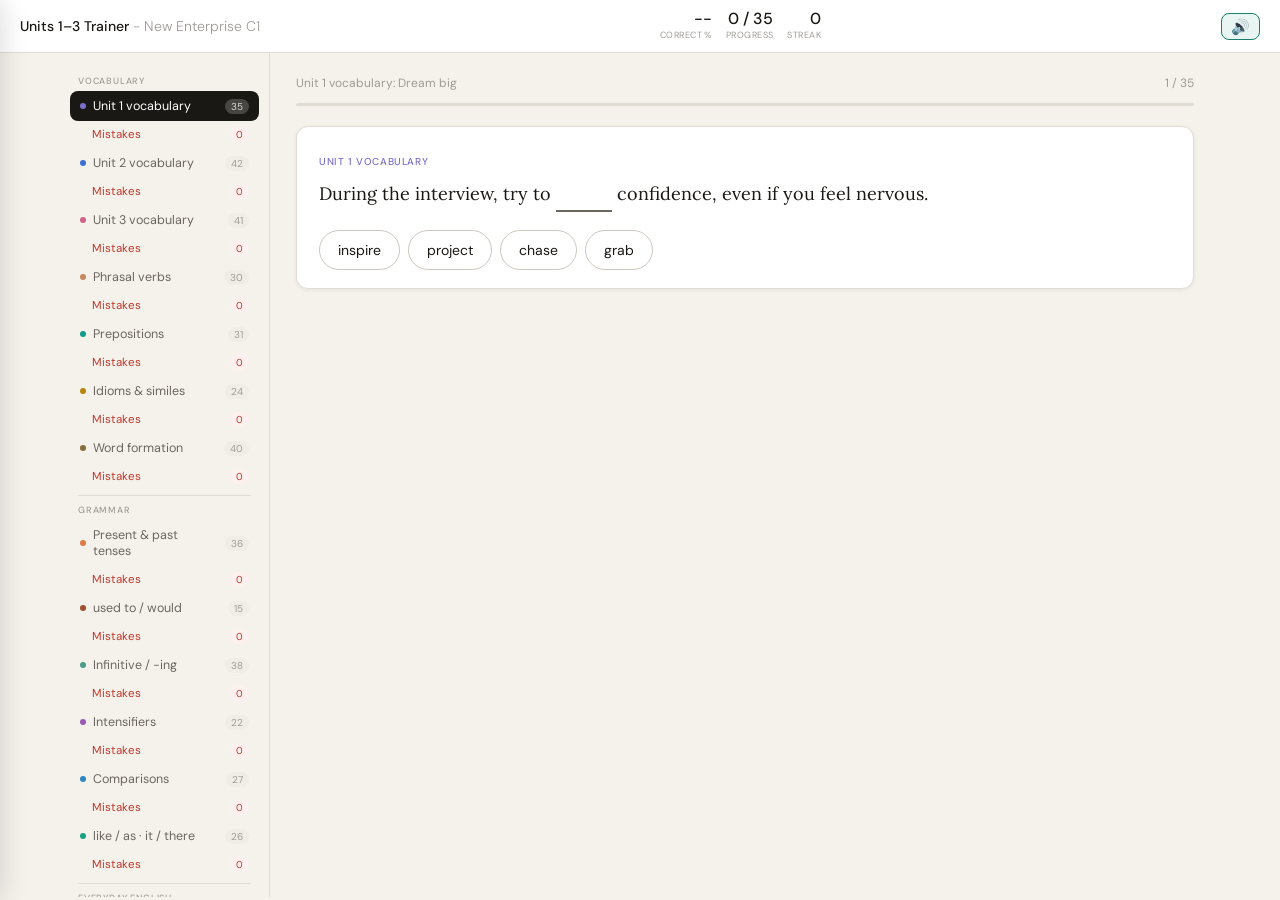
<file: tools/parts/units-1-3-trainer.html>
<!DOCTYPE html>
<html lang="en">
<head>
<meta charset="UTF-8">
<meta name="viewport" content="width=device-width, initial-scale=1.0">
<title>Units 1–3 Trainer - New Enterprise C1</title>
<style>
@import url('https://fonts.googleapis.com/css2?family=Lora:ital,wght@0,400;0,500;1,400&family=DM+Sans:wght@300;400;500&display=swap');
*,*::before,*::after{box-sizing:border-box;margin:0;padding:0}
:root{
  --bg:#f5f2ec;--surface:#fff;--s2:#f0ede6;--border:#e2ddd4;--b2:#ccc8bf;
  --text:#1a1814;--t2:#6b6760;--t3:#9e9b96;
  --teal:#1a7f6e;--tbg:#e8f5f2;--tbd:#a5d4cc;
  --red:#c0392b;--rbg:#fdf0ee;--rbd:#f0b9b3;
  --blue:#1d4ed8;--r:12px;--rs:8px;
}
body{font-family:"DM Sans",sans-serif;background:var(--bg);color:var(--text);min-height:100vh}
/* header */
header{background:var(--surface);border-bottom:1px solid var(--border);padding:11px 20px;display:flex;align-items:center;justify-content:space-between;position:sticky;top:0;z-index:200}
.logo{font-size:14px;font-weight:500}.logo span{color:var(--t3);font-weight:300}
.hstats{display:flex;gap:14px}
.hs{text-align:right}.hs-v{font-size:16px;font-weight:500;line-height:1}
.hs-l{font-size:9px;color:var(--t3);margin-top:2px;letter-spacing:.05em;text-transform:uppercase}
/* tabbar - mobile only */
/* hamburger - mobile only */
.ham{display:none;flex-direction:column;justify-content:center;gap:5px;width:36px;height:36px;padding:6px;background:none;border:none;cursor:pointer;border-radius:var(--rs);flex-shrink:0}
.ham span{display:block;height:2px;background:var(--text);border-radius:2px;transition:all .25s}
/* drawer overlay */
.drawer-overlay{position:fixed;inset:0;background:rgba(0,0,0,.35);z-index:300;opacity:0;pointer-events:none;transition:opacity .25s}
.drawer-overlay.open{opacity:1;pointer-events:auto}
/* drawer panel */
.drawer{position:fixed;top:0;left:0;height:100%;width:280px;background:var(--surface);z-index:301;transform:translateX(-100%);transition:transform .28s cubic-bezier(.4,0,.2,1);overflow-y:auto;padding:0 0 32px;box-shadow:4px 0 24px rgba(0,0,0,.12);pointer-events:none}
.drawer.open{transform:translateX(0);pointer-events:auto}
.drawer-header{display:flex;align-items:center;justify-content:space-between;padding:14px 16px 10px;border-bottom:1px solid var(--border);margin-bottom:6px}
.drawer-title{font-size:13px;font-weight:500;color:var(--text)}
.drawer-close{background:none;border:none;cursor:pointer;font-size:20px;color:var(--t3);line-height:1;padding:4px 6px;border-radius:var(--rs)}
.drawer-close:hover{background:var(--s2);color:var(--text)}
/* layout */
.layout{display:flex;max-width:1160px;margin:0 auto;width:100%;min-height:calc(100vh - 56px)}
/* sidebar */
.sidebar{width:210px;flex-shrink:0;padding:14px 10px;border-right:1px solid var(--border);position:sticky;top:56px;height:calc(100vh - 56px);overflow-y:auto}
.sb-lbl{font-size:9px;letter-spacing:.09em;text-transform:uppercase;color:var(--t3);font-weight:500;margin:8px 0 4px;padding:0 8px}
.nb{display:flex;align-items:center;gap:7px;width:100%;padding:7px 10px;border:none;background:none;cursor:pointer;border-radius:var(--rs);font-family:"DM Sans",sans-serif;font-size:12.5px;color:var(--t2);text-align:left;transition:all .15s;margin-bottom:1px}
.nb:hover{background:var(--s2);color:var(--text)}.nb.active{background:var(--text);color:#fff}
.nb.mis-nb{color:var(--red);font-size:11.5px;padding:5px 10px 5px 22px}
.nb.mis-nb.active{background:var(--red);color:#fff}
.nb.mis-nb:hover:not(.active){background:var(--rbg)}
.nb .dot{width:6px;height:6px;border-radius:50%;flex-shrink:0}
.nb .badge{margin-left:auto;font-size:10px;background:var(--s2);color:var(--t3);padding:1px 6px;border-radius:20px}
.nb.active .badge{background:rgba(255,255,255,.2);color:rgba(255,255,255,.8)}
.nb.mis-nb .badge{background:var(--rbg);color:var(--red)}
.nb.mis-nb.active .badge{background:rgba(255,255,255,.25);color:#fff}
.sep{height:1px;background:var(--border);margin:6px 8px}
.d-v1{background:#7c6fcd}
.d-v2{background:#3b6fd1}
.d-v3{background:#d0638a}
.d-pv{background:#c4875e}
.d-pr{background:#0f9b8e}
.d-idm{background:#b8860b}
.d-wf{background:#8a6d3b}
.d-tn{background:#e07b4a}
.d-ub{background:#a0522d}
.d-ig{background:#4a9d8a}
.d-ins{background:#9b59b6}
.d-cp{background:#2e86c1}
.d-la{background:#16a085}
.d-ee{background:#c99a06}
.d-ra{background:#5f6b7a}
.d-pa{background:#1f3a5f}
.d-fcu1{background:#7c6fcd}
.d-fcu2{background:#3b6fd1}
.d-fcu3{background:#d0638a}
.d-fcpv{background:#c4875e}
.d-fcidm{background:#b8860b}
.d-all{background:var(--t2)}.d-sur{background:#f59e0b}.d-mis{background:var(--red)}.d-st{background:var(--blue)}
/* content */
.content{flex:1;padding:22px 26px;min-width:0}
.q-head{display:flex;align-items:baseline;justify-content:space-between;margin-bottom:12px}
.q-title{font-size:12px;color:var(--t3)}.q-ctr{font-size:12px;color:var(--t3)}
.ptrack{height:3px;background:var(--border);border-radius:2px;margin-bottom:20px}
.pfill{height:100%;border-radius:2px;background:var(--teal);transition:width .4s cubic-bezier(.4,0,.2,1)}
.pfill.mis-mode{background:var(--red)}
.qcard{background:var(--surface);border:1px solid var(--border);border-radius:var(--r);padding:22px 22px 18px;box-shadow:0 1px 4px rgba(0,0,0,.07);margin-bottom:12px}
.qtag{display:inline-block;font-size:10px;letter-spacing:.06em;text-transform:uppercase;font-weight:500;margin-bottom:10px;color:var(--t3)}
.qtag.v1{color:#7c6fcd}
.qtag.v2{color:#3b6fd1}
.qtag.v3{color:#d0638a}
.qtag.pv{color:#c4875e}
.qtag.pr{color:#0f9b8e}
.qtag.idm{color:#b8860b}
.qtag.wf{color:#8a6d3b}
.qtag.tn{color:#e07b4a}
.qtag.ub{color:#a0522d}
.qtag.ig{color:#4a9d8a}
.qtag.ins{color:#9b59b6}
.qtag.cp{color:#2e86c1}
.qtag.la{color:#16a085}
.qtag.ee{color:#c99a06}
.qtag.ra{color:#5f6b7a}
.qtag.pa{color:#1f3a5f}
.fb .why{margin-top:6px;font-size:12.5px;line-height:1.5;opacity:.95}
.opts.long .opt{flex:1 1 100%;text-align:left;border-radius:var(--rs)}
.qsen{font-family:"Lora",serif;font-size:18px;line-height:1.8;margin-bottom:18px}
.blank{display:inline-block;border-bottom:2px solid var(--t2);min-width:56px;text-align:center;font-style:italic;padding:0 3px;transition:all .2s}
.blank.ok{border-color:var(--teal);color:var(--teal);font-style:normal;font-weight:500}
.blank.no{border-color:var(--red);color:var(--red);font-style:normal}
.opts{display:flex;flex-wrap:wrap;gap:8px}
.opt{padding:8px 18px;border:1px solid var(--b2);border-radius:24px;background:var(--surface);font-family:"DM Sans",sans-serif;font-size:14px;cursor:pointer;transition:all .15s;color:var(--text);min-height:40px}
.opt:hover:not(:disabled){border-color:var(--t2);background:var(--s2)}
.opt.correct{background:var(--tbg);border-color:var(--tbd);color:var(--teal);font-weight:500}
.opt.wrong{background:var(--rbg);border-color:var(--rbd);color:var(--red)}
.opt.reveal{background:var(--tbg);border-color:var(--tbd);color:var(--teal);opacity:.5}
.opt:disabled{cursor:default}
.fb{display:none;margin-top:14px;padding:11px 14px;border-radius:var(--rs);font-size:13px;line-height:1.6}
.fb.show{display:block}
.fb.correct{background:var(--tbg);border:1px solid var(--tbd);color:#0f5c4e}
.fb.wrong{background:var(--rbg);border:1px solid var(--rbd);color:#8b1e1e}
.fb .ex{font-family:"Lora",serif;font-style:italic;margin-top:4px;font-size:12px;opacity:.85}
.fb .removed{font-size:11px;margin-top:4px;opacity:.7;font-style:normal}
.qnav{display:flex;justify-content:flex-end}
.btn-next{padding:10px 22px;background:var(--text);color:#fff;border:none;border-radius:var(--rs);font-family:"DM Sans",sans-serif;font-size:14px;cursor:pointer;display:none;min-height:42px}
/* done */
.done{background:var(--surface);border:1px solid var(--border);border-radius:var(--r);padding:36px 22px;text-align:center;box-shadow:0 1px 4px rgba(0,0,0,.07)}
.done-grade{font-size:44px;margin-bottom:4px}
.done-score{font-size:48px;font-weight:500;letter-spacing:-.02em}
.done-pct{font-size:13px;color:var(--t3);margin:4px 0 16px}
.done-msg{font-size:14px;color:var(--t2);margin-bottom:18px}
.done-btns{display:flex;gap:10px;justify-content:center;flex-wrap:wrap}
.btn-again{padding:10px 22px;background:var(--text);color:#fff;border:none;border-radius:var(--rs);font-family:"DM Sans",sans-serif;font-size:14px;cursor:pointer;min-height:42px}
.btn-mis{padding:10px 22px;background:var(--red);color:#fff;border:none;border-radius:var(--rs);font-family:"DM Sans",sans-serif;font-size:14px;cursor:pointer;min-height:42px}
.done-mis-note{font-size:12px;color:var(--red);margin-top:12px;opacity:.8}
/* stats */
.sp{display:none}.sp.on{display:block}
.sg{display:grid;grid-template-columns:repeat(4,1fr);gap:10px;margin-bottom:20px}
.sc{background:var(--surface);border:1px solid var(--border);border-radius:var(--r);padding:13px;box-shadow:0 1px 4px rgba(0,0,0,.07)}
.sc-v{font-size:24px;font-weight:500;letter-spacing:-.02em}
.sc-l{font-size:9px;text-transform:uppercase;letter-spacing:.05em;color:var(--t3);margin-top:3px}
.sc.g .sc-v{color:var(--teal)}.sc.r .sc-v{color:var(--red)}
.stitle{font-size:10px;font-weight:500;color:var(--t2);letter-spacing:.05em;text-transform:uppercase;margin-bottom:10px}
.cbars{background:var(--surface);border:1px solid var(--border);border-radius:var(--r);padding:16px;box-shadow:0 1px 4px rgba(0,0,0,.07);margin-bottom:16px}
.cbr{display:flex;align-items:center;gap:10px;margin-bottom:11px}.cbr:last-child{margin-bottom:0}
.cbr-n{font-size:12px;width:145px;flex-shrink:0;color:var(--t2)}
.cbr-t{flex:1;height:6px;background:var(--border);border-radius:3px;overflow:hidden}
.cbr-f{height:100%;border-radius:3px;background:var(--teal);transition:width .5s}
.cbr-p{font-size:12px;font-weight:500;width:30px;text-align:right}
.cbr-m{font-size:11px;color:var(--red);width:36px;text-align:right}
.mlist{background:var(--surface);border:1px solid var(--border);border-radius:var(--r);overflow:hidden;box-shadow:0 1px 4px rgba(0,0,0,.07)}
.mhdr{display:grid;grid-template-columns:1fr auto auto;gap:10px;padding:8px 14px;background:var(--s2);border-bottom:1px solid var(--border);font-size:9px;text-transform:uppercase;letter-spacing:.05em;color:var(--t3);font-weight:500}
.mrow{display:grid;grid-template-columns:1fr auto auto;gap:10px;padding:9px 14px;border-bottom:1px solid var(--border);align-items:center}
.mrow:last-child{border-bottom:none}
.msen{font-family:"Lora",serif;font-style:italic;font-size:12px}
.mans{background:var(--tbg);color:var(--teal);border:1px solid var(--tbd);padding:2px 8px;border-radius:20px;font-size:10px;font-weight:500;white-space:nowrap}
.mcnt{color:var(--red);font-weight:500;font-size:12px;white-space:nowrap}
.no-m{padding:30px;text-align:center;color:var(--t3);font-size:13px}
.btn-practice-top{display:inline-flex;align-items:center;gap:6px;padding:9px 18px;border:1px solid var(--tbd);background:var(--tbg);color:var(--teal);border-radius:var(--rs);font-family:"DM Sans",sans-serif;font-size:13px;font-weight:500;cursor:pointer;margin-top:14px;margin-right:8px}
.btn-practice-top:hover{opacity:.85}
.btn-clr{display:inline-flex;align-items:center;gap:5px;padding:8px 14px;border:1px solid var(--rbd);background:var(--rbg);color:var(--red);border-radius:var(--rs);font-family:"DM Sans",sans-serif;font-size:12px;cursor:pointer;margin-top:16px}
.empty{text-align:center;padding:48px 20px}
.empty p{color:var(--t3);font-size:14px;margin-top:10px}
/* responsive */
@media(max-width:768px){
  .sidebar{display:none}
  .ham{display:flex}
  .layout{min-height:calc(100vh - 56px)}
  .content{padding:14px 14px 28px}
  .qsen{font-size:16px;line-height:1.7}.qcard{padding:16px 14px 14px}
  .opts{gap:8px}
  .opt{flex:1 1 calc(50% - 4px);text-align:center;font-size:15px;min-height:50px;padding:8px 10px}
  .sg{grid-template-columns:repeat(2,1fr)}
  .cbr-n{width:90px;font-size:11px}
  .hs-l{display:none}.hs-v{font-size:15px}
  .mhdr,.mrow{grid-template-columns:1fr 44px 34px;gap:5px;padding:8px 10px}
  .msen{font-size:11px}
  .btn-next,.btn-again,.btn-mis{width:100%;min-height:50px;font-size:15px}
  .done-btns{flex-direction:column;align-items:stretch}
  .qnav{margin-top:4px}.done{padding:28px 14px}.done-score{font-size:40px}
}
@media(max-width:400px){
  .opt{flex:1 1 100%}.logo span{display:none}
  header{padding:10px 12px}
}
/* ===== FLASHCARD / TYPING MODE ===== */
.fc-wrap{display:none}.fc-wrap.on{display:block}
.fc-head{display:flex;align-items:baseline;justify-content:space-between;margin-bottom:12px}
.fc-title{font-size:12px;color:var(--t3)}.fc-ctr{font-size:12px;color:var(--t3)}

/* single card (no flip) */
.fc-card{
  background:var(--surface);border:1px solid var(--border);
  border-radius:var(--r);box-shadow:0 1px 4px rgba(0,0,0,.07);
  padding:26px 26px 22px;margin-bottom:14px;
  transition:border-color .2s;
}
.fc-card.correct{border-color:#4caf87;box-shadow:0 0 0 2px rgba(76,175,135,.15)}
.fc-card.wrong{border-color:#e05a5a;box-shadow:0 0 0 2px rgba(224,90,90,.12)}

.fc-cat-tag{font-size:10px;letter-spacing:.06em;text-transform:uppercase;font-weight:500;color:var(--t3);margin-bottom:14px}
.fc-cat-tag.fcu1{color:#7c6fcd}
.fc-cat-tag.fcu2{color:#3b6fd1}
.fc-cat-tag.fcu3{color:#d0638a}
.fc-cat-tag.fcpv{color:#c4875e}
.fc-cat-tag.fcidm{color:#b8860b}
.fc-card .fc-ex{font-style:normal}

/* definition */
.fc-def{font-family:"Lora",serif;font-size:19px;line-height:1.7;color:var(--text);margin-bottom:18px}

/* blank slots row */
.fc-blanks{display:flex;flex-wrap:wrap;gap:10px;align-items:flex-end;margin-bottom:20px}
.fc-blank-word{display:flex;gap:3px;align-items:flex-end}
.fc-letter{
  display:inline-flex;align-items:center;justify-content:center;
  width:22px;height:28px;
  border-bottom:2px solid var(--border);
  font-family:"DM Sans",sans-serif;font-size:15px;font-weight:500;
  color:var(--text);transition:border-color .2s,color .2s;
  text-transform:lowercase;
}
.fc-letter.revealed{color:var(--teal);border-color:var(--teal)}
.fc-letter.correct-l{color:#4caf87;border-color:#4caf87}
.fc-letter.wrong-l{color:#e05a5a;border-color:#e05a5a}
.fc-blank-sep{width:14px}

/* input row */
.fc-input-row{display:flex;gap:8px;margin-bottom:12px}
.fc-input{
  flex:1;padding:10px 14px;border:1px solid var(--border);border-radius:var(--rs);
  font-family:"DM Sans",sans-serif;font-size:15px;color:var(--text);
  background:var(--surface);outline:none;min-height:44px;
  transition:border-color .15s;
}
.fc-input:focus{border-color:var(--teal)}
.fc-input:disabled{opacity:.5}
.fc-btn-check{
  padding:0 18px;background:var(--text);color:#fff;border:none;
  border-radius:var(--rs);font-family:"DM Sans",sans-serif;font-size:14px;
  font-weight:500;cursor:pointer;min-height:44px;white-space:nowrap;
  transition:opacity .15s;
}
.fc-btn-check:hover{opacity:.85}
.fc-btn-check:disabled{opacity:.4;cursor:default}

/* hint button */
.fc-hint-row{display:flex;gap:8px;align-items:center;margin-bottom:14px}
.fc-btn-hint{
  padding:6px 14px;background:transparent;border:1px solid var(--border);
  border-radius:var(--rs);font-family:"DM Sans",sans-serif;font-size:13px;
  color:var(--t2);cursor:pointer;transition:all .15s;
}
.fc-btn-hint:hover{border-color:var(--teal);color:var(--teal)}
.fc-btn-hint:disabled{opacity:.35;cursor:default}
.fc-hint-msg{font-size:12px;color:var(--t3);font-style:italic}

/* feedback */
.fc-feedback{
  display:none;padding:14px 16px;border-radius:var(--rs);
  margin-bottom:14px;font-size:14px;line-height:1.6;
}
.fc-feedback.show{display:block}
.fc-feedback.cor{background:rgba(76,175,135,.1);color:#2d7a5e}
.fc-feedback.wro{background:rgba(224,90,90,.08);color:#b94040}
.fc-feedback strong{font-weight:600}
.fc-feedback .fc-ex{
  margin-top:8px;font-family:"Lora",serif;font-style:italic;
  font-size:13px;color:var(--t2);
}

/* next row */
.fc-next-row{display:flex;gap:8px;margin-bottom:4px}
.fc-btn-next{
  flex:1;padding:11px;background:var(--tbg);border:1px solid var(--tbd);
  color:var(--teal);border-radius:var(--rs);font-family:"DM Sans",sans-serif;
  font-size:14px;font-weight:500;cursor:pointer;min-height:46px;transition:all .15s;
}
.fc-btn-next:hover{opacity:.85}
.fc-btn-skip{
  padding:11px 16px;background:transparent;border:1px solid var(--border);
  color:var(--t2);border-radius:var(--rs);font-family:"DM Sans",sans-serif;
  font-size:14px;cursor:pointer;min-height:46px;transition:all .15s;
}
.fc-btn-skip:hover{border-color:var(--t2)}

/* done screen */
.fc-done{background:var(--surface);border:1px solid var(--border);border-radius:var(--r);padding:36px 22px;text-align:center;box-shadow:0 1px 4px rgba(0,0,0,.07)}
.fc-done-emoji{font-size:52px;margin-bottom:10px}
.fc-done-title{font-size:22px;font-weight:500;margin-bottom:8px}
.fc-done-sub{font-size:14px;color:var(--t2);margin-bottom:22px}
.fc-restart{padding:10px 24px;background:var(--text);color:#fff;border:none;border-radius:var(--rs);font-family:"DM Sans",sans-serif;font-size:14px;cursor:pointer;min-height:42px}
@media(max-width:768px){
  .fc-card{padding:18px 16px 16px}
  .fc-def{font-size:16px}
  .fc-letter{width:19px;height:25px;font-size:13px}
  .fc-btn-next,.fc-btn-check{min-height:48px}
}

/* audio toggle */
.audio-btn{background:none;border:1px solid var(--border);border-radius:var(--rs);
  padding:5px 9px;cursor:pointer;font-size:15px;color:var(--t2);line-height:1;
  transition:all .15s;flex-shrink:0}
.audio-btn:hover{background:var(--s2);color:var(--text)}
.audio-btn.on{border-color:var(--teal);color:var(--teal);background:var(--tbg)}
</style>
</head>
<body>
<header>
  <button class="ham" id="ham-btn" aria-label="Open menu">
    <span></span><span></span><span></span>
  </button>
  <div class="logo">Units 1–3 Trainer <span>- New Enterprise C1</span></div>
  <div class="hstats">
    <div class="hs"><div class="hs-v" id="h-acc">--</div><div class="hs-l">Correct %</div></div>
    <div class="hs"><div class="hs-v" id="h-tot">--</div><div class="hs-l">Progress</div></div>
    <div class="hs"><div class="hs-v" id="h-str">0</div><div class="hs-l">Streak</div></div>
  </div>
  <button class="audio-btn" id="audio-btn" title="Toggle audio">&#128264;</button>
</header>
<!-- Drawer overlay -->
<div class="drawer-overlay" id="drawer-overlay"></div>
<!-- Sliding drawer (mobile nav) -->
<div class="drawer" id="drawer">
  <div class="drawer-header">
    <span class="drawer-title">New Enterprise · Units 1–3</span>
    <button class="drawer-close" id="drawer-close">&#10005;</button>
  </div>
  <div style="padding:0 8px">
    <div class="sb-lbl">Vocabulary</div>
    <button class="nb active" data-cat="v1" onclick="swD(this.dataset.cat)"><span class="dot d-v1"></span>Unit 1 vocabulary<span class="badge" id="dbg-v1">35</span></button>
    <button class="nb mis-nb" data-cat="mis-v1" onclick="swD(this.dataset.cat)">Mistakes<span class="badge" id="dbg-mis-v1">0</span></button>
    <button class="nb" data-cat="v2" onclick="swD(this.dataset.cat)"><span class="dot d-v2"></span>Unit 2 vocabulary<span class="badge" id="dbg-v2">42</span></button>
    <button class="nb mis-nb" data-cat="mis-v2" onclick="swD(this.dataset.cat)">Mistakes<span class="badge" id="dbg-mis-v2">0</span></button>
    <button class="nb" data-cat="v3" onclick="swD(this.dataset.cat)"><span class="dot d-v3"></span>Unit 3 vocabulary<span class="badge" id="dbg-v3">41</span></button>
    <button class="nb mis-nb" data-cat="mis-v3" onclick="swD(this.dataset.cat)">Mistakes<span class="badge" id="dbg-mis-v3">0</span></button>
    <button class="nb" data-cat="pv" onclick="swD(this.dataset.cat)"><span class="dot d-pv"></span>Phrasal verbs<span class="badge" id="dbg-pv">30</span></button>
    <button class="nb mis-nb" data-cat="mis-pv" onclick="swD(this.dataset.cat)">Mistakes<span class="badge" id="dbg-mis-pv">0</span></button>
    <button class="nb" data-cat="pr" onclick="swD(this.dataset.cat)"><span class="dot d-pr"></span>Prepositions<span class="badge" id="dbg-pr">31</span></button>
    <button class="nb mis-nb" data-cat="mis-pr" onclick="swD(this.dataset.cat)">Mistakes<span class="badge" id="dbg-mis-pr">0</span></button>
    <button class="nb" data-cat="idm" onclick="swD(this.dataset.cat)"><span class="dot d-idm"></span>Idioms &amp; similes<span class="badge" id="dbg-idm">24</span></button>
    <button class="nb mis-nb" data-cat="mis-idm" onclick="swD(this.dataset.cat)">Mistakes<span class="badge" id="dbg-mis-idm">0</span></button>
    <button class="nb" data-cat="wf" onclick="swD(this.dataset.cat)"><span class="dot d-wf"></span>Word formation<span class="badge" id="dbg-wf">40</span></button>
    <button class="nb mis-nb" data-cat="mis-wf" onclick="swD(this.dataset.cat)">Mistakes<span class="badge" id="dbg-mis-wf">0</span></button>
    <div class="sep"></div>
    <div class="sb-lbl">Grammar</div>
    <button class="nb" data-cat="tn" onclick="swD(this.dataset.cat)"><span class="dot d-tn"></span>Present &amp; past tenses<span class="badge" id="dbg-tn">36</span></button>
    <button class="nb mis-nb" data-cat="mis-tn" onclick="swD(this.dataset.cat)">Mistakes<span class="badge" id="dbg-mis-tn">0</span></button>
    <button class="nb" data-cat="ub" onclick="swD(this.dataset.cat)"><span class="dot d-ub"></span>used to / would<span class="badge" id="dbg-ub">15</span></button>
    <button class="nb mis-nb" data-cat="mis-ub" onclick="swD(this.dataset.cat)">Mistakes<span class="badge" id="dbg-mis-ub">0</span></button>
    <button class="nb" data-cat="ig" onclick="swD(this.dataset.cat)"><span class="dot d-ig"></span>Infinitive / -ing<span class="badge" id="dbg-ig">38</span></button>
    <button class="nb mis-nb" data-cat="mis-ig" onclick="swD(this.dataset.cat)">Mistakes<span class="badge" id="dbg-mis-ig">0</span></button>
    <button class="nb" data-cat="ins" onclick="swD(this.dataset.cat)"><span class="dot d-ins"></span>Intensifiers<span class="badge" id="dbg-ins">22</span></button>
    <button class="nb mis-nb" data-cat="mis-ins" onclick="swD(this.dataset.cat)">Mistakes<span class="badge" id="dbg-mis-ins">0</span></button>
    <button class="nb" data-cat="cp" onclick="swD(this.dataset.cat)"><span class="dot d-cp"></span>Comparisons<span class="badge" id="dbg-cp">27</span></button>
    <button class="nb mis-nb" data-cat="mis-cp" onclick="swD(this.dataset.cat)">Mistakes<span class="badge" id="dbg-mis-cp">0</span></button>
    <button class="nb" data-cat="la" onclick="swD(this.dataset.cat)"><span class="dot d-la"></span>like / as · it / there<span class="badge" id="dbg-la">26</span></button>
    <button class="nb mis-nb" data-cat="mis-la" onclick="swD(this.dataset.cat)">Mistakes<span class="badge" id="dbg-mis-la">0</span></button>
    <div class="sep"></div>
    <div class="sb-lbl">Everyday English</div>
    <button class="nb" data-cat="ee" onclick="swD(this.dataset.cat)"><span class="dot d-ee"></span>Everyday English<span class="badge" id="dbg-ee">24</span></button>
    <button class="nb mis-nb" data-cat="mis-ee" onclick="swD(this.dataset.cat)">Mistakes<span class="badge" id="dbg-mis-ee">0</span></button>
    <div class="sep"></div>
    <div class="sb-lbl">Book tests (Units 1–3)</div>
    <button class="nb" data-cat="ra" onclick="swD(this.dataset.cat)"><span class="dot d-ra"></span>WB Revision A<span class="badge" id="dbg-ra">50</span></button>
    <button class="nb mis-nb" data-cat="mis-ra" onclick="swD(this.dataset.cat)">Mistakes<span class="badge" id="dbg-mis-ra">0</span></button>
    <button class="nb" data-cat="pa" onclick="swD(this.dataset.cat)"><span class="dot d-pa"></span>GB Progress Test A<span class="badge" id="dbg-pa">20</span></button>
    <button class="nb mis-nb" data-cat="mis-pa" onclick="swD(this.dataset.cat)">Mistakes<span class="badge" id="dbg-mis-pa">0</span></button>
    <div class="sep"></div>
    <button class="nb" data-cat="surprise" onclick="swD(this.dataset.cat)"><span class="dot" style="background:#f59e0b"></span>Surprise test<span class="badge">30</span></button>
    <button class="nb" data-cat="all" onclick="swD(this.dataset.cat)"><span class="dot d-all"></span>All mixed<span class="badge" id="dbg-all">501</span></button>
    <button class="nb mis-nb" data-cat="mis" onclick="swD(this.dataset.cat)">All mistakes<span class="badge" id="dbg-mis">0</span></button>
    <div class="sep"></div>
    <button class="nb" data-cat="stats" onclick="swD(this.dataset.cat)"><span class="dot d-st"></span>Statistics</button>
    <div class="sep"></div>
    <div class="sb-lbl">Flashcards (Word List)</div>
    <button class="nb" data-cat="fc-u1" onclick="swD(this.dataset.cat)"><span class="dot d-fcu1"></span>Unit 1 words<span class="badge">106</span></button>
    <button class="nb" data-cat="fc-u2" onclick="swD(this.dataset.cat)"><span class="dot d-fcu2"></span>Unit 2 words<span class="badge">99</span></button>
    <button class="nb" data-cat="fc-u3" onclick="swD(this.dataset.cat)"><span class="dot d-fcu3"></span>Unit 3 words<span class="badge">130</span></button>
    <button class="nb" data-cat="fc-pv" onclick="swD(this.dataset.cat)"><span class="dot d-fcpv"></span>Phrasal verbs<span class="badge">33</span></button>
    <button class="nb" data-cat="fc-idm" onclick="swD(this.dataset.cat)"><span class="dot d-fcidm"></span>Idioms<span class="badge">20</span></button>
  </div>
</div>
<div class="layout">
<nav class="sidebar">
  <div class="sb-lbl">Vocabulary</div>
  <button class="nb active" data-cat="v1" onclick="sw(this.dataset.cat)"><span class="dot d-v1"></span>Unit 1 vocabulary<span class="badge" id="bg-v1">35</span></button>
  <button class="nb mis-nb" data-cat="mis-v1" onclick="sw(this.dataset.cat)">Mistakes<span class="badge" id="bg-mis-v1">0</span></button>
  <button class="nb" data-cat="v2" onclick="sw(this.dataset.cat)"><span class="dot d-v2"></span>Unit 2 vocabulary<span class="badge" id="bg-v2">42</span></button>
  <button class="nb mis-nb" data-cat="mis-v2" onclick="sw(this.dataset.cat)">Mistakes<span class="badge" id="bg-mis-v2">0</span></button>
  <button class="nb" data-cat="v3" onclick="sw(this.dataset.cat)"><span class="dot d-v3"></span>Unit 3 vocabulary<span class="badge" id="bg-v3">41</span></button>
  <button class="nb mis-nb" data-cat="mis-v3" onclick="sw(this.dataset.cat)">Mistakes<span class="badge" id="bg-mis-v3">0</span></button>
  <button class="nb" data-cat="pv" onclick="sw(this.dataset.cat)"><span class="dot d-pv"></span>Phrasal verbs<span class="badge" id="bg-pv">30</span></button>
  <button class="nb mis-nb" data-cat="mis-pv" onclick="sw(this.dataset.cat)">Mistakes<span class="badge" id="bg-mis-pv">0</span></button>
  <button class="nb" data-cat="pr" onclick="sw(this.dataset.cat)"><span class="dot d-pr"></span>Prepositions<span class="badge" id="bg-pr">31</span></button>
  <button class="nb mis-nb" data-cat="mis-pr" onclick="sw(this.dataset.cat)">Mistakes<span class="badge" id="bg-mis-pr">0</span></button>
  <button class="nb" data-cat="idm" onclick="sw(this.dataset.cat)"><span class="dot d-idm"></span>Idioms &amp; similes<span class="badge" id="bg-idm">24</span></button>
  <button class="nb mis-nb" data-cat="mis-idm" onclick="sw(this.dataset.cat)">Mistakes<span class="badge" id="bg-mis-idm">0</span></button>
  <button class="nb" data-cat="wf" onclick="sw(this.dataset.cat)"><span class="dot d-wf"></span>Word formation<span class="badge" id="bg-wf">40</span></button>
  <button class="nb mis-nb" data-cat="mis-wf" onclick="sw(this.dataset.cat)">Mistakes<span class="badge" id="bg-mis-wf">0</span></button>
  <div class="sep"></div>
  <div class="sb-lbl">Grammar</div>
  <button class="nb" data-cat="tn" onclick="sw(this.dataset.cat)"><span class="dot d-tn"></span>Present &amp; past tenses<span class="badge" id="bg-tn">36</span></button>
  <button class="nb mis-nb" data-cat="mis-tn" onclick="sw(this.dataset.cat)">Mistakes<span class="badge" id="bg-mis-tn">0</span></button>
  <button class="nb" data-cat="ub" onclick="sw(this.dataset.cat)"><span class="dot d-ub"></span>used to / would<span class="badge" id="bg-ub">15</span></button>
  <button class="nb mis-nb" data-cat="mis-ub" onclick="sw(this.dataset.cat)">Mistakes<span class="badge" id="bg-mis-ub">0</span></button>
  <button class="nb" data-cat="ig" onclick="sw(this.dataset.cat)"><span class="dot d-ig"></span>Infinitive / -ing<span class="badge" id="bg-ig">38</span></button>
  <button class="nb mis-nb" data-cat="mis-ig" onclick="sw(this.dataset.cat)">Mistakes<span class="badge" id="bg-mis-ig">0</span></button>
  <button class="nb" data-cat="ins" onclick="sw(this.dataset.cat)"><span class="dot d-ins"></span>Intensifiers<span class="badge" id="bg-ins">22</span></button>
  <button class="nb mis-nb" data-cat="mis-ins" onclick="sw(this.dataset.cat)">Mistakes<span class="badge" id="bg-mis-ins">0</span></button>
  <button class="nb" data-cat="cp" onclick="sw(this.dataset.cat)"><span class="dot d-cp"></span>Comparisons<span class="badge" id="bg-cp">27</span></button>
  <button class="nb mis-nb" data-cat="mis-cp" onclick="sw(this.dataset.cat)">Mistakes<span class="badge" id="bg-mis-cp">0</span></button>
  <button class="nb" data-cat="la" onclick="sw(this.dataset.cat)"><span class="dot d-la"></span>like / as · it / there<span class="badge" id="bg-la">26</span></button>
  <button class="nb mis-nb" data-cat="mis-la" onclick="sw(this.dataset.cat)">Mistakes<span class="badge" id="bg-mis-la">0</span></button>
  <div class="sep"></div>
  <div class="sb-lbl">Everyday English</div>
  <button class="nb" data-cat="ee" onclick="sw(this.dataset.cat)"><span class="dot d-ee"></span>Everyday English<span class="badge" id="bg-ee">24</span></button>
  <button class="nb mis-nb" data-cat="mis-ee" onclick="sw(this.dataset.cat)">Mistakes<span class="badge" id="bg-mis-ee">0</span></button>
  <div class="sep"></div>
  <div class="sb-lbl">Book tests (Units 1–3)</div>
  <button class="nb" data-cat="ra" onclick="sw(this.dataset.cat)"><span class="dot d-ra"></span>WB Revision A<span class="badge" id="bg-ra">50</span></button>
  <button class="nb mis-nb" data-cat="mis-ra" onclick="sw(this.dataset.cat)">Mistakes<span class="badge" id="bg-mis-ra">0</span></button>
  <button class="nb" data-cat="pa" onclick="sw(this.dataset.cat)"><span class="dot d-pa"></span>GB Progress Test A<span class="badge" id="bg-pa">20</span></button>
  <button class="nb mis-nb" data-cat="mis-pa" onclick="sw(this.dataset.cat)">Mistakes<span class="badge" id="bg-mis-pa">0</span></button>
  <div class="sep"></div>
  <button class="nb" data-cat="surprise" onclick="sw(this.dataset.cat)"><span class="dot" style="background:#f59e0b"></span>Surprise test<span class="badge">30</span></button>
  <button class="nb" data-cat="all" onclick="sw(this.dataset.cat)"><span class="dot d-all"></span>All mixed<span class="badge" id="bg-all">501</span></button>
  <button class="nb mis-nb" data-cat="mis" onclick="sw(this.dataset.cat)">All mistakes<span class="badge" id="bg-mis">0</span></button>
  <div class="sep"></div>
  <button class="nb" data-cat="stats" onclick="sw(this.dataset.cat)"><span class="dot d-st"></span>Statistics</button>
  <div class="sep"></div>
  <div class="sb-lbl">Flashcards (Word List)</div>
  <button class="nb" data-cat="fc-u1" onclick="sw(this.dataset.cat)"><span class="dot d-fcu1"></span>Unit 1 words<span class="badge">106</span></button>
  <button class="nb" data-cat="fc-u2" onclick="sw(this.dataset.cat)"><span class="dot d-fcu2"></span>Unit 2 words<span class="badge">99</span></button>
  <button class="nb" data-cat="fc-u3" onclick="sw(this.dataset.cat)"><span class="dot d-fcu3"></span>Unit 3 words<span class="badge">130</span></button>
  <button class="nb" data-cat="fc-pv" onclick="sw(this.dataset.cat)"><span class="dot d-fcpv"></span>Phrasal verbs<span class="badge">33</span></button>
  <button class="nb" data-cat="fc-idm" onclick="sw(this.dataset.cat)"><span class="dot d-fcidm"></span>Idioms<span class="badge">20</span></button>
</nav>
<div class="content">
  <div id="qp">
    <div class="q-head"><span class="q-title" id="qt">Unit 1 vocabulary: Dream big</span><span class="q-ctr" id="qc"></span></div>
    <div class="ptrack"><div class="pfill" id="pf" style="width:0%"></div></div>
    <div id="qa"></div>
  </div>
  <div id="sp" class="sp">
    <div class="sg">
      <div class="sc g"><div class="sc-v" id="s-acc">--</div><div class="sc-l">Accuracy</div></div>
      <div class="sc"><div class="sc-v" id="s-tot">0</div><div class="sc-l">Answered</div></div>
      <div class="sc g"><div class="sc-v" id="s-cor">0</div><div class="sc-l">Correct</div></div>
      <div class="sc r"><div class="sc-v" id="s-wrg">0</div><div class="sc-l">Wrong</div></div>
    </div>
    <div class="stitle">Accuracy &amp; mistakes by category</div>
    <div class="cbars">
      <div class="cbr"><div class="cbr-n">Unit 1 vocabulary</div><div class="cbr-t"><div class="cbr-f" id="bar-v1"></div></div><div class="cbr-p" id="pct-v1">--</div><div class="cbr-m" id="mis-cnt-v1">--</div></div>
      <div class="cbr"><div class="cbr-n">Unit 2 vocabulary</div><div class="cbr-t"><div class="cbr-f" id="bar-v2"></div></div><div class="cbr-p" id="pct-v2">--</div><div class="cbr-m" id="mis-cnt-v2">--</div></div>
      <div class="cbr"><div class="cbr-n">Unit 3 vocabulary</div><div class="cbr-t"><div class="cbr-f" id="bar-v3"></div></div><div class="cbr-p" id="pct-v3">--</div><div class="cbr-m" id="mis-cnt-v3">--</div></div>
      <div class="cbr"><div class="cbr-n">Phrasal verbs</div><div class="cbr-t"><div class="cbr-f" id="bar-pv"></div></div><div class="cbr-p" id="pct-pv">--</div><div class="cbr-m" id="mis-cnt-pv">--</div></div>
      <div class="cbr"><div class="cbr-n">Prepositions</div><div class="cbr-t"><div class="cbr-f" id="bar-pr"></div></div><div class="cbr-p" id="pct-pr">--</div><div class="cbr-m" id="mis-cnt-pr">--</div></div>
      <div class="cbr"><div class="cbr-n">Idioms &amp; similes</div><div class="cbr-t"><div class="cbr-f" id="bar-idm"></div></div><div class="cbr-p" id="pct-idm">--</div><div class="cbr-m" id="mis-cnt-idm">--</div></div>
      <div class="cbr"><div class="cbr-n">Word formation</div><div class="cbr-t"><div class="cbr-f" id="bar-wf"></div></div><div class="cbr-p" id="pct-wf">--</div><div class="cbr-m" id="mis-cnt-wf">--</div></div>
      <div class="cbr"><div class="cbr-n">Present &amp; past tenses</div><div class="cbr-t"><div class="cbr-f" id="bar-tn"></div></div><div class="cbr-p" id="pct-tn">--</div><div class="cbr-m" id="mis-cnt-tn">--</div></div>
      <div class="cbr"><div class="cbr-n">used to / would</div><div class="cbr-t"><div class="cbr-f" id="bar-ub"></div></div><div class="cbr-p" id="pct-ub">--</div><div class="cbr-m" id="mis-cnt-ub">--</div></div>
      <div class="cbr"><div class="cbr-n">Infinitive / -ing</div><div class="cbr-t"><div class="cbr-f" id="bar-ig"></div></div><div class="cbr-p" id="pct-ig">--</div><div class="cbr-m" id="mis-cnt-ig">--</div></div>
      <div class="cbr"><div class="cbr-n">Intensifiers</div><div class="cbr-t"><div class="cbr-f" id="bar-ins"></div></div><div class="cbr-p" id="pct-ins">--</div><div class="cbr-m" id="mis-cnt-ins">--</div></div>
      <div class="cbr"><div class="cbr-n">Comparisons</div><div class="cbr-t"><div class="cbr-f" id="bar-cp"></div></div><div class="cbr-p" id="pct-cp">--</div><div class="cbr-m" id="mis-cnt-cp">--</div></div>
      <div class="cbr"><div class="cbr-n">like / as · it / there</div><div class="cbr-t"><div class="cbr-f" id="bar-la"></div></div><div class="cbr-p" id="pct-la">--</div><div class="cbr-m" id="mis-cnt-la">--</div></div>
      <div class="cbr"><div class="cbr-n">Everyday English</div><div class="cbr-t"><div class="cbr-f" id="bar-ee"></div></div><div class="cbr-p" id="pct-ee">--</div><div class="cbr-m" id="mis-cnt-ee">--</div></div>
      <div class="cbr"><div class="cbr-n">WB Revision A</div><div class="cbr-t"><div class="cbr-f" id="bar-ra"></div></div><div class="cbr-p" id="pct-ra">--</div><div class="cbr-m" id="mis-cnt-ra">--</div></div>
      <div class="cbr"><div class="cbr-n">GB Progress Test A</div><div class="cbr-t"><div class="cbr-f" id="bar-pa"></div></div><div class="cbr-p" id="pct-pa">--</div><div class="cbr-m" id="mis-cnt-pa">--</div></div>
    </div>
    <div style="font-size:10px;color:var(--t3);margin-bottom:16px;text-align:right">% correct &nbsp;|&nbsp; <span style="color:var(--red)">errors remaining</span></div>
    <div class="stitle">Most challenging questions <span style="font-weight:400;color:var(--t3);font-size:11px">(2+ mistakes &middot; 5 correct to clear)</span></div>
    <div class="mlist" id="topm"></div>
    <button id="practice-top-btn" class="btn-practice-top" style="display:none">&#9654; Practice most challenging</button>

    <div class="stitle" style="margin-top:24px">Recent mistakes <span style="font-weight:400;color:var(--t3);font-size:11px">(1 mistake &middot; get it right to clear)</span></div>
    <div class="mlist" id="allm"></div>
    <button id="practice-others-btn" class="btn-practice-top" style="display:none">&#9654; Practice recent mistakes</button>

    <div class="stitle" style="margin-top:24px">Old mistakes <span style="font-weight:400;color:var(--t3);font-size:11px">(resolved &mdash; everything you&#39;ve overcome)</span></div>
    <div class="mlist" id="oldm"></div>
    <button id="practice-old-btn" class="btn-practice-top" style="display:none">&#9654; Practice old mistakes</button>

    <button class="btn-clr" onclick="clrStats()">&#10005; Reset all statistics</button>
  </div>
  <!-- FLASHCARD PANEL -->
  <div id="fcp" class="fc-wrap">
    <div class="fc-head"><span class="fc-title" id="fc-title">Flashcards</span><span class="fc-ctr" id="fc-ctr"></span></div>
    <div class="ptrack"><div class="pfill" id="fc-pf" style="width:0%"></div></div>
    <div id="fc-area"></div>
  </div>
</div>
</div>
<script>
var D = {
v1:[
  {id:"v1_01",s:"Nick travels the world to ___ people to be better.",a:"inspire",o:["inspire", "achieve", "fulfil", "chase"],x:"inspire people to be better (SB 1a)"},
  {id:"v1_02",s:"Don't let fear stop you — ___ your dreams!",a:"chase",o:["chase", "project", "gain", "resist"],x:"chase a dream = ოცნებისკენ სწრაფვა"},
  {id:"v1_03",s:"If you want to succeed, you have to ___ every opportunity that comes your way.",a:"grab",o:["grab", "project", "fulfil", "find"],x:"grab an opportunity = შესაძლებლობის ხელში ჩაგდება"},
  {id:"v1_04",s:"She finally ___ her potential when she became a doctor.",a:"fulfilled",o:["fulfilled", "managed", "succeeded", "projected"],x:"fulfil your potential"},
  {id:"v1_05",s:"After years of trying different jobs, Tom finally found his ___ as a teacher.",a:"calling",o:["calling", "prospect", "condition", "probability"],x:"find your calling = შენი საქმის პოვნა"},
  {id:"v1_06",s:"During the interview, try to ___ confidence, even if you feel nervous.",a:"project",o:["project", "chase", "grab", "inspire"],x:"project confidence = თავდაჯერებულობის გამოხატვა"},
  {id:"v1_07",s:"Despite his disability, Nick has ___ to live a full and active life.",a:"managed",o:["managed", "achieved", "succeeded", "fulfilled"],x:"manage to + V; achieve და fulfil to-ს არ იღებს, succeed — in + -ing"},
  {id:"v1_08",s:"Kate ___ in passing all her exams, even though she was ill.",a:"succeeded",o:["succeeded", "managed", "achieved", "fulfilled"],x:"succeed in + -ing"},
  {id:"v1_09",s:"It took her ten years, but she finally ___ her goal of running a marathon.",a:"achieved",o:["achieved", "managed", "succeeded", "persisted"],x:"achieve a goal"},
  {id:"v1_10",s:"Many young people ___ top athletes and try to copy everything they do.",a:"idolise",o:["idolise", "honour", "prize", "achieve"],x:"idolise = კერპად აქცევს"},
  {id:"v1_11",s:"Our grandparents ___ their independence above everything else.",a:"prize",o:["prize", "idolise", "honour", "approach"],x:"prize = ძალიან აფასებს"},
  {id:"v1_12",s:"The school held a ceremony to ___ the teachers who had worked there for thirty years.",a:"honour",o:["honour", "prize", "idolise", "adore"],x:"honour = საჯაროდ პატივს მიაგებს"},
  {id:"v1_13",s:"After the accident, his leg was in very bad ___.",a:"condition",o:["condition", "situation", "position", "prospect"],x:"condition — ჯანმრთელობის ან ნივთის მდგომარეობა"},
  {id:"v1_14",s:"I was going through a bad ___ in my life when I met him.",a:"situation",o:["situation", "condition", "position", "state"],x:"situation — ვითარება, რომელშიც ადამიანი აღმოჩნდა"},
  {id:"v1_15",s:"Even as a child, she showed the ___ to become a great leader.",a:"potential",o:["potential", "possibility", "probability", "prospect"],x:"potential = ნიჭი, პოტენციალი"},
  {id:"v1_16",s:"There's a high ___ of rain tomorrow, so take an umbrella.",a:"probability",o:["probability", "potential", "prospect", "position"],x:"probability = ალბათობა"},
  {id:"v1_17",s:"The ___ of finding a good job after university made him study harder.",a:"prospect",o:["prospect", "potential", "condition", "calling"],x:"prospect = მოსალოდნელი პერსპექტივა"},
  {id:"v1_18",s:"Even when everyone around her panicked, Jane remained ___ and calm.",a:"composed",o:["composed", "indifferent", "impudent", "insecure"],x:"composed = მშვიდი, თავდაჭერილი"},
  {id:"v1_19",s:"He doesn't care what happens to anyone; he's completely ___.",a:"indifferent",o:["indifferent", "composed", "assertive", "modest"],x:"indifferent = გულგრილი"},
  {id:"v1_20",s:"She is ___ enough to state her opinions clearly without being rude.",a:"assertive",o:["assertive", "ruthless", "impudent", "reserved"],x:"assertive = აზრს მტკიცედ, მაგრამ თავაზიანად ამბობს"},
  {id:"v1_21",s:"The boss was ___ and fired half of the staff without any warning.",a:"ruthless",o:["ruthless", "assertive", "modest", "thoughtful"],x:"ruthless = დაუნდობელი"},
  {id:"v1_22",s:"Despite winning the gold medal, Tom is very ___ and never talks about his success.",a:"modest",o:["modest", "insecure", "arrogant", "stubborn"],x:"modest = თავმდაბალი"},
  {id:"v1_23",s:"Don't be so ___! Try to listen to other people's ideas.",a:"narrow-minded",o:["narrow-minded", "focused", "composed", "modest"],x:"narrow-minded = სხვის აზრს არ იღებს"},
  {id:"v1_24",s:"My brother is so ___; once he's made a decision, nothing will change his mind, even when he's wrong.",a:"stubborn",o:["stubborn", "determined", "generous", "reserved"],x:"stubborn (ჯიუტი) უარყოფითია; determined (მტკიცედ გადაწყვეტილი) — დადებითი"},
  {id:"v1_25",s:"She was ___ to finish the race, even with a twisted ankle.",a:"determined",o:["determined", "stubborn", "indifferent", "wasteful"],x:"determined to + V"},
  {id:"v1_26",s:"He's quite ___ and rarely shares his feelings with others.",a:"reserved",o:["reserved", "enthusiastic", "impudent", "passionate"],x:"reserved = თავშეკავებული"},
  {id:"v1_27",s:"It's ___ to throw away food that you could eat tomorrow.",a:"wasteful",o:["wasteful", "generous", "devoted", "modest"],x:"wasteful = მფლანგველი"},
  {id:"v1_28",s:"The ___ fox tricked the other animals into giving him their food.",a:"cunning",o:["cunning", "generous", "devoted", "reserved"],x:"cunning = ცბიერი"},
  {id:"v1_29",s:"The boy was so ___ that he answered the teacher back in front of the whole class.",a:"impudent",o:["impudent", "modest", "composed", "reserved"],x:"impudent = თავხედი"},
  {id:"v1_30",s:"Nick is a ___ father who spends all his free time with his children.",a:"devoted",o:["devoted", "wasteful", "ruthless", "indifferent"],x:"devoted father (SB 1a)"},
  {id:"v1_31",s:"Nick was born with a rare genetic ___.",a:"disorder",o:["disorder", "situation", "position", "prospect"],x:"genetic disorder (SB 1a)"},
  {id:"v1_32",s:"She feels ___ about her English and is afraid to speak in class.",a:"insecure",o:["insecure", "self-confident", "assertive", "arrogant"],x:"insecure = თავდაუჯერებელი"},
  {id:"v1_33",s:"Many teenagers see the famous footballer as a ___ model.",a:"role",o:["role", "life", "dream", "star"],x:"role model = მისაბაძი მაგალითი"},
  {id:"v1_34",s:"Our new teacher is so ___ about history that the whole class has started to love it.",a:"enthusiastic",o:["enthusiastic", "indifferent", "reserved", "wasteful"],x:"enthusiastic = ენთუზიაზმით სავსე"},
  {id:"v1_35",s:"He's very ___ — he always has a clever answer ready.",a:"quick-witted",o:["quick-witted", "narrow-minded", "insecure", "wasteful"],x:"quick-witted = სწრაფად მოაზროვნე"}
],
v2:[
  {id:"v2_01",s:"We stayed up late to watch the meteor ___.",a:"shower",o:["shower", "rain", "storm", "stream"],x:"meteor shower"},
  {id:"v2_02",s:"Our galaxy is called the Milky ___.",a:"Way",o:["Way", "Road", "Path", "Line"],x:"Milky Way = ირმის ნახტომი"},
  {id:"v2_03",s:"Scientists believe the universe was created by the Big ___.",a:"Bang",o:["Bang", "Blast", "Boom", "Burst"],x:"the Big Bang"},
  {id:"v2_04",s:"Nothing, not even light, can escape from a black ___.",a:"hole",o:["hole", "gap", "space", "pit"],x:"black hole"},
  {id:"v2_05",s:"Jupiter is a gas ___ made mostly of hydrogen and helium.",a:"giant",o:["giant", "monster", "body", "ball"],x:"gas giant"},
  {id:"v2_06",s:"During a total ___, the Moon completely covers the Sun.",a:"eclipse",o:["eclipse", "orbit", "shower", "constellation"],x:"total eclipse = სრული დაბნელება"},
  {id:"v2_07",s:"Orion is one of the easiest ___ to find in the night sky.",a:"constellations",o:["constellations", "hemispheres", "eclipses", "orbits"],x:"constellation = თანავარსკვლავედი"},
  {id:"v2_08",s:"Planets, stars and moons are all celestial ___.",a:"bodies",o:["bodies", "figures", "items", "shapes"],x:"celestial body = ციური სხეული"},
  {id:"v2_09",s:"Australia is in the southern ___.",a:"hemisphere",o:["hemisphere", "constellation", "orbit", "horizon"],x:"hemisphere = ნახევარსფერო"},
  {id:"v2_10",s:"Pieces of ___ from old satellites are still circling the Earth.",a:"debris",o:["debris", "dawn", "gaze", "credit"],x:"debris = ნამსხვრევები"},
  {id:"v2_11",s:"He did all the work, but his boss got all the ___.",a:"credit",o:["credit", "debris", "sacrifice", "harvest"],x:"credit = დამსახურების აღიარება"},
  {id:"v2_12",s:"The ancient Aztecs offered human ___ to their gods.",a:"sacrifices",o:["sacrifices", "harvests", "infancies", "boasts"],x:"sacrifice = მსხვერპლშეწირვა"},
  {id:"v2_13",s:"Farmers used the light of the full moon to ___ their crops late into the night.",a:"harvest",o:["harvest", "sacrifice", "boast", "anger"],x:"harvest = მოსავლის აღება"},
  {id:"v2_14",s:"In ancient times, people believed that an eclipse meant they had ___ the gods.",a:"angered",o:["angered", "boasted", "spied", "streaked"],x:"anger (v) = გააბრაზა"},
  {id:"v2_15",s:"Space exploration is still in its ___; there is so much more to discover.",a:"infancy",o:["infancy", "dusk", "harvest", "debris"],x:"in its infancy = ჯერ საწყის ეტაპზეა"},
  {id:"v2_16",s:"We got up at ___ to watch the sun rise over the sea.",a:"dawn",o:["dawn", "dusk", "infancy", "gaze"],x:"dawn = განთიადი"},
  {id:"v2_17",s:"As ___ fell, the first stars appeared in the sky.",a:"dusk",o:["dusk", "dawn", "debris", "gaze"],x:"dusk = ბინდი"},
  {id:"v2_18",s:"In the legend, a ___ dragon tried to eat the Sun.",a:"fearsome",o:["fearsome", "fitting", "celestial", "total"],x:"fearsome = შემზარავი"},
  {id:"v2_19",s:"Watching the sunset from the beach was a ___ end to a perfect day.",a:"fitting",o:["fitting", "fearsome", "celestial", "total"],x:"fitting = შესაფერისი"},
  {id:"v2_20",s:"He likes to ___ about his expensive new telescope.",a:"boast",o:["boast", "gaze", "spy", "streak"],x:"boast about = ტრაბახობს"},
  {id:"v2_21",s:"Looking out of the window, I ___ a shooting star.",a:"spied",o:["spied", "boasted", "angered", "harvested"],x:"spy = თვალი მოჰკრა"},
  {id:"v2_22",s:"The football stadium was full of cheering ___.",a:"spectators",o:["spectators", "viewers", "onlookers", "observers"],x:"spectator — სპორტულ ღონისძიებას უყურებს"},
  {id:"v2_23",s:"Millions of ___ watched the eclipse live on TV.",a:"viewers",o:["viewers", "spectators", "onlookers", "observers"],x:"viewer — ტელემაყურებელი"},
  {id:"v2_24",s:"A few ___ stopped to look at the car accident, but nobody helped.",a:"onlookers",o:["onlookers", "viewers", "spectators", "audiences"],x:"onlooker — შემთხვევითი თვალის მომსწრე"},
  {id:"v2_25",s:"UN ___ were sent to watch the elections but were not allowed to take part.",a:"observers",o:["observers", "spectators", "onlookers", "viewers"],x:"observer — უყურებს, მაგრამ არ ერევა"},
  {id:"v2_26",s:"The castle is an important historic ___.",a:"site",o:["site", "location", "position", "area"],x:"site = მნიშვნელოვანი, ისტორიული ადგილი"},
  {id:"v2_27",s:"Police are investigating a serious ___ at the airport.",a:"incident",o:["incident", "occurrence", "happening", "sign"],x:"incident = სერიოზული ან უჩვეულო შემთხვევა"},
  {id:"v2_28",s:"The concert was the biggest social ___ of the year.",a:"event",o:["event", "incident", "occurrence", "symptom"],x:"event = ღონისძიება"},
  {id:"v2_29",s:"A red sky at night is said to be a ___ of good weather.",a:"sign",o:["sign", "symbol", "symptom", "signal"],x:"sign = ნიშანი"},
  {id:"v2_30",s:"A high temperature is a common ___ of flu.",a:"symptom",o:["symptom", "symbol", "signal", "site"],x:"symptom — დაავადების ნიშანი"},
  {id:"v2_31",s:"The dove is a ___ of peace.",a:"symbol",o:["symbol", "sign", "symptom", "signal"],x:"symbol = სიმბოლო"},
  {id:"v2_32",s:"The runners waited for the ___ to start the race.",a:"signal",o:["signal", "symbol", "symptom", "site"],x:"signal — მოქმედება ან ხმა, რომელიც შეტყობინებას გადასცემს"},
  {id:"v2_33",s:"The midday sun was ___ and there was no shade anywhere.",a:"blazing",o:["blazing", "flickering", "twinkling", "glowing"],x:"blaze = ძლიერად ანათებს, გიზგიზებს"},
  {id:"v2_34",s:"Stars were ___ in the clear night sky.",a:"twinkling",o:["twinkling", "blazing", "dazzling", "beaming"],x:"twinkle = ციმციმებს"},
  {id:"v2_35",s:"The candles ___ in the wind and then went out.",a:"flickered",o:["flickered", "blazed", "beamed", "sparkled"],x:"flicker = ცახცახებს, არამდგრადად ანათებს"},
  {id:"v2_36",s:"The headlights of the car ___ me, and I couldn't see the road for a moment.",a:"dazzled",o:["dazzled", "flickered", "glowed", "twinkled"],x:"dazzle = თვალს სჭრის"},
  {id:"v2_37",s:"The embers of the fire were still ___ softly in the dark.",a:"glowing",o:["glowing", "blazing", "dazzling", "beaming"],x:"glow = რბილად ანათებს, ღვივის"},
  {id:"v2_38",s:"Her diamond ring ___ in the candlelight.",a:"sparkled",o:["sparkled", "blazed", "beamed", "flickered"],x:"sparkle = ელვარებს"},
  {id:"v2_39",s:"A ray of sunlight ___ through the clouds.",a:"pierced",o:["pierced", "twinkled", "glittered", "dazzled"],x:"pierce = (შუქი) უცებ გაარღვია"},
  {id:"v2_40",s:"The sun ___ on the frozen lake.",a:"gleamed",o:["gleamed", "flickered", "twinkled", "dazzled"],x:"gleam = არეკლილი შუქით ბრწყინავს"},
  {id:"v2_41",s:"A warm sun ___ down on the beach.",a:"beamed",o:["beamed", "flickered", "twinkled", "pierced"],x:"beam = სხივს აფრქვევს"},
  {id:"v2_42",s:"The meteor ___ across the night sky in less than a second.",a:"streaked",o:["streaked", "gazed", "spied", "glowed"],x:"streak = ზოლივით სწრაფად გადაკვეთა"}
],
v3:[
  {id:"v3_01",s:"At the weekend I prefer ___ clothes like jeans and a T-shirt.",a:"casual",o:["casual", "formal", "flowery", "pleated"],x:"casual = არაფორმალური"},
  {id:"v3_02",s:"These trousers are too ___; I can hardly breathe!",a:"tight",o:["tight", "baggy", "loose", "plain"],x:"tight = ვიწრო"},
  {id:"v3_03",s:"He always wears ___ jeans that hang off his hips.",a:"baggy",o:["baggy", "tight", "skinny", "pleated"],x:"baggy = ფართო"},
  {id:"v3_04",s:"She wore a ___ dress with roses all over it.",a:"flowery",o:["flowery", "plain", "scruffy", "casual"],x:"flowery = ყვავილებიანი"},
  {id:"v3_05",s:"I prefer ___ T-shirts without any pictures or words on them.",a:"plain",o:["plain", "flowery", "tie-dye", "pleated"],x:"plain = უბრალო, უნახატო"},
  {id:"v3_06",s:"You can't go to the interview in those ___ old jeans!",a:"scruffy",o:["scruffy", "stylish", "classic", "sustainable"],x:"scruffy = ძველი და მოუწესრიგებელი"},
  {id:"v3_07",s:"I bought this jacket ___ from a charity shop.",a:"second-hand",o:["second-hand", "sustainable", "in fashion", "in stock"],x:"second-hand = მეორადი"},
  {id:"v3_08",s:"Very few people have their clothes made to measure; most of us buy them off the ___.",a:"rack",o:["rack", "shelf", "rail", "peg"],x:"off the rack = მზა"},
  {id:"v3_09",s:"I'm sorry, that size isn't in ___ at the moment.",a:"stock",o:["stock", "fashion", "store", "style"],x:"in stock = მარაგშია"},
  {id:"v3_10",s:"Cheap ___ fashion is bad for the environment because clothes are thrown away so quickly.",a:"fast",o:["fast", "quick", "slow", "rapid"],x:"fast fashion"},
  {id:"v3_11",s:"My grandmother is very ___; she never wastes money.",a:"thrifty",o:["thrifty", "wasteful", "generous", "scruffy"],x:"thrifty = მომჭირნე"},
  {id:"v3_12",s:"Organic cotton is more ___ because it doesn't damage the environment.",a:"sustainable",o:["sustainable", "irreparable", "disposable", "scruffy"],x:"sustainable = გარემოსთვის უსაფრთხო"},
  {id:"v3_13",s:"The factory caused ___ damage to the river; it will never be clean again.",a:"irreparable",o:["irreparable", "sustainable", "thrifty", "durable"],x:"irreparable = გამოუსწორებელი"},
  {id:"v3_14",s:"A ___ is a single piece of clothing.",a:"garment",o:["garment", "wardrobe", "textile", "fibre"],x:"garment"},
  {id:"v3_15",s:"I hung my clothes in the ___.",a:"wardrobe",o:["wardrobe", "garment", "outlet", "patch"],x:"wardrobe = გარდერობი"},
  {id:"v3_16",s:"She learned ___ from her grandmother and now makes her own scarves with wool and two needles.",a:"knitting",o:["knitting", "renovating", "rehearsing", "patching"],x:"knitting = ქსოვა"},
  {id:"v3_17",s:"Jane and her sister ___ a small clothes shop in town.",a:"co-own",o:["co-own", "patch", "restore", "rehearse"],x:"co-own = ერთად ფლობენ"},
  {id:"v3_18",s:"Many ___ countries produce cheap clothes for Western shops.",a:"developing",o:["developing", "developed", "sustainable", "thrifty"],x:"developing country"},
  {id:"v3_19",s:"She made the dress from ___ using an old pattern.",a:"scratch",o:["scratch", "start", "beginning", "zero"],x:"from scratch = თავიდან, ნულიდან"},
  {id:"v3_20",s:"Everyone should ___ their right to vote.",a:"exercise",o:["exercise", "perform", "train", "rehearse"],x:"exercise a right = უფლებით სარგებლობა"},
  {id:"v3_21",s:"The band ___ every day for a month before the concert.",a:"rehearsed",o:["rehearsed", "exercised", "performed", "mended"],x:"rehearse = რეპეტიცია"},
  {id:"v3_22",s:"The actors ___ the play in front of 2,000 people.",a:"performed",o:["performed", "rehearsed", "exercised", "trained"],x:"perform = შეასრულეს (სცენაზე)"},
  {id:"v3_23",s:"Can you ___ the hole in my jeans with a piece of fabric?",a:"patch",o:["patch", "restore", "renovate", "perform"],x:"patch = ნაჭრით დაკერება"},
  {id:"v3_24",s:"This old leather sofa looks new again; we had it ___ by a specialist.",a:"restored",o:["restored", "patched", "renovated", "rehearsed"],x:"restore = პირვანდელ მდგომარეობაში დაბრუნება"},
  {id:"v3_25",s:"They spent a year ___ the old farmhouse.",a:"renovating",o:["renovating", "patching", "mending", "rehearsing"],x:"renovate — შენობის რემონტი"},
  {id:"v3_26",s:"Can you ___ my bike? The chain is broken.",a:"mend",o:["mend", "renovate", "restore", "patch"],x:"mend = შეკეთება"},
  {id:"v3_27",s:"Clothes production has a huge ___ on the environment.",a:"impact",o:["impact", "impression", "outcome", "conclusion"],x:"impact on = ზემოქმედება"},
  {id:"v3_28",s:"She made a good ___ on everyone at the interview.",a:"impression",o:["impression", "effect", "influence", "outcome"],x:"make an impression = შთაბეჭდილების მოხდენა"},
  {id:"v3_29",s:"His parents had a strong ___ on his choice of career.",a:"influence",o:["influence", "impression", "outcome", "conclusion"],x:"influence = გავლენა"},
  {id:"v3_30",s:"We are still waiting for the ___ of the election.",a:"outcome",o:["outcome", "consequence", "conclusion", "decision"],x:"outcome = საბოლოო შედეგი"},
  {id:"v3_31",s:"If you don't study, you'll have to face the ___.",a:"consequences",o:["consequences", "outcomes", "conclusions", "impressions"],x:"consequences — (უარყოფითი) შედეგები"},
  {id:"v3_32",s:"After thinking about it for weeks, I came to the ___ that I needed a new job.",a:"conclusion",o:["conclusion", "outcome", "consequence", "impression"],x:"come to the conclusion = დასკვნამდე მისვლა"},
  {id:"v3_33",s:"Have you made a ___ about which university to go to?",a:"decision",o:["decision", "conclusion", "outcome", "consequence"],x:"make a decision"},
  {id:"v3_34",s:"She was wearing ___ jeans that fit tightly around her legs.",a:"skinny",o:["skinny", "baggy", "pleated", "slip-on"],x:"skinny jeans"},
  {id:"v3_35",s:"Her ___ skirt had lots of narrow folds.",a:"pleated",o:["pleated", "skinny", "faded", "slip-on"],x:"pleated skirt = პლისირებული ქვედაბოლო"},
  {id:"v3_36",s:"___ shoes are easy to put on because they have no laces.",a:"Slip-on",o:["Slip-on", "Ankle", "Retro", "Pleated"],x:"slip-on shoes"},
  {id:"v3_37",s:"He wore a pair of ___ blue jeans that had lost most of their colour.",a:"faded",o:["faded", "skinny", "pleated", "baggy"],x:"faded = გაცრეცილი"},
  {id:"v3_38",s:"I bought a ___ belt to go with my new handbag.",a:"matching",o:["matching", "faded", "pleated", "rolled-up"],x:"matching = შეხამებული"},
  {id:"v3_39",s:"She came to work with ___ sleeves, ready to start cleaning.",a:"rolled-up",o:["rolled-up", "faded", "pleated", "slip-on"],x:"rolled-up sleeves = აკეცილი სახელოები"},
  {id:"v3_40",s:"___ trainers look like the ones people wore in the 1980s.",a:"Retro",o:["Retro", "Faded", "Skinny", "Tie-dye"],x:"retro = ძველებური სტილის"},
  {id:"v3_41",s:"Many young people buy ___ clothing because it is made by famous designers.",a:"designer",o:["designer", "fast", "second-hand", "casual"],x:"designer clothing"}
],
pv:[
  {id:"pv_01",s:"Don't give ___! You're almost at the finish line.",a:"up",o:["up", "out", "off", "in"],x:"give up = დანებება"},
  {id:"pv_02",s:"The teacher gave ___ the exam papers to the students.",a:"out",o:["out", "up", "in", "on"],x:"give out = დარიგება"},
  {id:"pv_03",s:"I know things are hard right now, but hang ___ there!",a:"in",o:["in", "out", "up", "off"],x:"hang in = გაძლება, არდანებება"},
  {id:"pv_04",s:"Teenagers love to hang ___ at the shopping centre.",a:"out",o:["out", "in", "up", "off"],x:"hang out = დროის გატარება"},
  {id:"pv_05",s:"If you keep ___ trying, you will succeed in the end.",a:"on",o:["on", "up", "off", "out"],x:"keep on + -ing = გაგრძელება"},
  {id:"pv_06",s:"You're doing really well — keep it ___!",a:"up",o:["up", "on", "out", "in"],x:"keep (sth) up = კარგის კეთების გაგრძელება"},
  {id:"pv_07",s:"Our coach started us ___ with some easy exercises.",a:"off",o:["off", "on", "up", "out"],x:"start sb off = დაწყებაში დახმარება"},
  {id:"pv_08",s:"I'll start ___ my homework after dinner.",a:"on",o:["on", "off", "up", "out"],x:"start on sth = რაიმეს შეუდგე"},
  {id:"pv_09",s:"The article stirred ___ a lot of anger among readers.",a:"up",o:["up", "in", "on", "out"],x:"stir up = გამოიწვია"},
  {id:"pv_10",s:"Stir ___ the sugar and serve the coffee hot.",a:"in",o:["in", "up", "on", "out"],x:"stir in = შერევა"},
  {id:"pv_11",s:"You need to work ___ your pronunciation.",a:"on",o:["on", "out", "up", "off"],x:"work on = გასაუმჯობესებლად მუშაობა"},
  {id:"pv_12",s:"She works ___ at the gym three times a week.",a:"out",o:["out", "on", "up", "off"],x:"work out = ვარჯიში"},
  {id:"pv_13",s:"We need to work ___ a plan before we start.",a:"out",o:["out", "on", "up", "in"],x:"work out a plan = გეგმის შედგენა"},
  {id:"pv_14",s:"The astronomer pointed ___ the constellation of Orion.",a:"out",o:["out", "up", "on", "off"],x:"point out = მიუთითა, აჩვენა"},
  {id:"pv_15",s:"We watched the rocket blast ___ from the launch pad.",a:"off",o:["off", "out", "up", "away"],x:"blast off = აფრინდა (რაკეტა)"},
  {id:"pv_16",s:"Music was blasting ___ from the open windows.",a:"out",o:["out", "off", "up", "away"],x:"blast out = ხმამაღლა გაისმა"},
  {id:"pv_17",s:"Rotting fruit gives ___ a strong smell.",a:"off",o:["off", "away", "up", "in"],x:"give off = გამოყოფს (სუნს, სითბოს)"},
  {id:"pv_18",s:"She gave ___ all her old clothes to charity.",a:"away",o:["away", "off", "up", "in"],x:"give away = აჩუქა, გასცა"},
  {id:"pv_19",s:"We narrowed ___ the list of possible names to three.",a:"down",o:["down", "up", "out", "off"],x:"narrow down = არჩევანის შემცირება"},
  {id:"pv_20",s:"The room heats ___ very quickly in the afternoon sun.",a:"up",o:["up", "through", "out", "off"],x:"heat up = ძალიან გაცხელდა"},
  {id:"pv_21",s:"Can I try ___ these jeans? Where are the changing rooms?",a:"on",o:["on", "out", "up", "in"],x:"try on = მოზომება"},
  {id:"pv_22",s:"I'd like to try ___ the new camera before I buy it.",a:"out",o:["out", "on", "up", "in"],x:"try out = გამოცდა"},
  {id:"pv_23",s:"These trousers are too big around the waist; I need to have them taken ___.",a:"in",o:["in", "off", "up", "out"],x:"take in = დავიწროება"},
  {id:"pv_24",s:"Take ___ your shoes before you come in.",a:"off",o:["off", "in", "out", "up"],x:"take off = გახდა"},
  {id:"pv_25",s:"I've walked so much that my trainers are completely worn ___.",a:"out",o:["out", "away", "off", "down"],x:"worn out = გაცვეთილი"},
  {id:"pv_26",s:"Over the centuries, the sea has slowly worn ___ the rocks.",a:"away",o:["away", "out", "off", "up"],x:"wear away = თანდათან ჩაცვეთა"},
  {id:"pv_27",s:"Button ___ your coat; it's freezing!",a:"up",o:["up", "down", "in", "out"],x:"button up = ღილების შეკვრა"},
  {id:"pv_28",s:"He wore a shirt with a button-___ collar.",a:"down",o:["down", "up", "in", "out"],x:"button-down collar — საყელო ღილებით დამაგრებული"},
  {id:"pv_29",s:"Hang ___ your coat in the hall.",a:"up",o:["up", "out", "in", "off"],x:"hang up = ჩამოკიდება"},
  {id:"pv_30",s:"I'm just going to scroll ___ my messages before the meeting.",a:"through",o:["through", "out", "off", "up"],x:"scroll through (SB 3c)"}
],
pr:[
  {id:"pr_01",s:"Claire put her career ___ hold when she had her first baby.",a:"on",o:["on", "in", "at", "under"],x:"put sth on hold"},
  {id:"pr_02",s:"There's no point ___ worrying about things you can't change.",a:"in",o:["in", "of", "at", "for"],x:"there's no point in + -ing"},
  {id:"pr_03",s:"Sometimes the difference ___ winning and losing is just one second.",a:"between",o:["between", "of", "among", "from"],x:"the difference between"},
  {id:"pr_04",s:"Don't think about what you can't do — focus ___ what you can do.",a:"on",o:["on", "at", "in", "to"],x:"focus on"},
  {id:"pr_05",s:"If you want to succeed, always reach ___ the stars!",a:"for",o:["for", "to", "at", "on"],x:"reach for the stars"},
  {id:"pr_06",s:"The Hubble telescope has been ___ orbit since 1990.",a:"in",o:["in", "on", "at", "into"],x:"in orbit"},
  {id:"pr_07",s:"A ship appeared ___ the horizon.",a:"on",o:["on", "in", "at", "into"],x:"on the horizon"},
  {id:"pr_08",s:"Is there life ___ other planets?",a:"on",o:["on", "in", "at", "over"],x:"life on Earth / on other planets"},
  {id:"pr_09",s:"Voyager 1 has travelled ___ the Solar System into deep space.",a:"beyond",o:["beyond", "among", "between", "under"],x:"beyond = მიღმა"},
  {id:"pr_10",s:"Can you say the whole poem ___ heart?",a:"by",o:["by", "from", "with", "in"],x:"by heart = ზეპირად"},
  {id:"pr_11",s:"We could see thousands of stars ___ the night sky.",a:"in",o:["in", "on", "at", "over"],x:"in the sky"},
  {id:"pr_12",s:"This jumper is made ___ organic wool.",a:"of",o:["of", "by", "with", "in"],x:"made of"},
  {id:"pr_13",s:"You can't just turn your back ___ the people who need help.",a:"on",o:["on", "to", "from", "against"],x:"turn your back on"},
  {id:"pr_14",s:"She has a real passion ___ vintage fashion.",a:"for",o:["for", "of", "about", "to"],x:"a passion for"},
  {id:"pr_15",s:"He is dedicated ___ helping young designers.",a:"to",o:["to", "for", "in", "on"],x:"dedicated to + -ing"},
  {id:"pr_16",s:"Clothes production has a big impact ___ the environment.",a:"on",o:["on", "to", "in", "for"],x:"impact on"},
  {id:"pr_17",s:"Take everything ___ consideration before you decide.",a:"into",o:["into", "in", "under", "with"],x:"take into consideration"},
  {id:"pr_18",s:"She lives life ___ her own terms.",a:"on",o:["on", "in", "by", "under"],x:"on my own terms"},
  {id:"pr_19",s:"After many years, the criminals were brought ___ justice.",a:"to",o:["to", "into", "for", "under"],x:"bring sb to justice"},
  {id:"pr_20",s:"She pleaded ___ the judge to let her son go.",a:"with",o:["with", "to", "for", "at"],x:"plead with sb"},
  {id:"pr_21",s:"Our whole life seems to revolve ___ our children.",a:"around",o:["around", "about", "on", "over"],x:"revolve around"},
  {id:"pr_22",s:"He felt justified ___ asking for a pay rise.",a:"in",o:["in", "for", "of", "to"],x:"justified in + -ing"},
  {id:"pr_23",s:"She was nominated ___ the Best Designer award.",a:"for",o:["for", "to", "at", "on"],x:"nominate sb for sth"},
  {id:"pr_24",s:"Is this jacket ___ stock in a larger size?",a:"in",o:["in", "on", "at", "of"],x:"in stock"},
  {id:"pr_25",s:"Long skirts are back ___ fashion this year.",a:"in",o:["in", "on", "at", "into"],x:"in fashion"},
  {id:"pr_26",s:"She is capable ___ running the company on her own.",a:"of",o:["of", "for", "in", "at"],x:"capable of + -ing"},
  {id:"pr_27",s:"He's very attached ___ his old leather jacket.",a:"to",o:["to", "with", "on", "at"],x:"attached to"},
  {id:"pr_28",s:"The witch cast a spell ___ the princess.",a:"on",o:["on", "to", "at", "in"],x:"cast a spell on"},
  {id:"pr_29",s:"She succeeded ___ convincing her parents.",a:"in",o:["in", "on", "of", "for"],x:"succeed in + -ing"},
  {id:"pr_30",s:"The audience roared ___ laughter.",a:"with",o:["with", "in", "of", "at"],x:"roar with laughter"},
  {id:"pr_31",s:"Who should get the credit ___ this discovery?",a:"for",o:["for", "of", "on", "at"],x:"credit for"}
],
idm:[
  {id:"idm_01",s:"Nothing can upset Tom; he's as cool as a ___.",a:"cucumber",o:["cucumber", "fox", "mustard", "brass"],x:"as cool as a cucumber = სრულიად მშვიდი"},
  {id:"idm_02",s:"He's as sly as a ___; he always finds a clever way to get what he wants.",a:"fox",o:["fox", "cucumber", "mustard", "nail"],x:"as sly as a fox = ცბიერი"},
  {id:"idm_03",s:"She's as keen as ___ and always volunteers first.",a:"mustard",o:["mustard", "brass", "ice", "nails"],x:"as keen as mustard = ენთუზიაზმით სავსე"},
  {id:"idm_04",s:"He walked in late, as bold as ___, and didn't even apologise.",a:"brass",o:["brass", "ice", "mustard", "a fox"],x:"as bold as brass = თავხედი"},
  {id:"idm_05",s:"The new boss is as hard as ___; she never shows any sympathy.",a:"nails",o:["nails", "brass", "mustard", "a cucumber"],x:"as hard as nails = მკაცრი, დაუნდობელი"},
  {id:"idm_06",s:"She didn't even look at me; she was as cold as ___.",a:"ice",o:["ice", "nails", "brass", "a fox"],x:"as cold as ice = ცივი, გულგრილი"},
  {id:"idm_07",s:"___ and shine! It's time to get up.",a:"Rise",o:["Rise", "Rain", "Wake", "Get"],x:"Rise and shine! = ადექი!"},
  {id:"idm_08",s:"The festival will take place, rain or ___.",a:"shine",o:["shine", "sun", "snow", "storm"],x:"rain or shine = ნებისმიერ ამინდში"},
  {id:"idm_09",s:"You're young and healthy, so make ___ while the sun shines.",a:"hay",o:["hay", "money", "bread", "grass"],x:"make hay while the sun shines = ხელსაყრელი მომენტის გამოყენება"},
  {id:"idm_10",s:"When my car broke down, a stranger stopped to help — a real knight in shining ___.",a:"armour",o:["armour", "sword", "suit", "horse"],x:"a knight in shining armour = მხსნელი"},
  {id:"idm_11",s:"My grandmother took a ___ to my new boyfriend straight away.",a:"shine",o:["shine", "glow", "light", "spark"],x:"take a shine to sb = მოეწონა"},
  {id:"idm_12",s:"As soon as he gets paid, he spends it all; money burns a ___ in his pocket.",a:"hole",o:["hole", "fire", "mark", "bag"],x:"money burns a hole in your pocket"},
  {id:"idm_13",s:"Since I lost my job, I've had to tighten my ___.",a:"belt",o:["belt", "sleeves", "pocket", "shoestring"],x:"tighten your belt = ხარჯების შემცირება"},
  {id:"idm_14",s:"They started the business on a ___, with almost no money.",a:"shoestring",o:["shoestring", "belt", "pocket", "sleeve"],x:"on a shoestring = მცირე ბიუჯეტით"},
  {id:"idm_15",s:"There's a lot of work to do, so let's roll up our ___ and get started.",a:"sleeves",o:["sleeves", "trousers", "belts", "collars"],x:"roll up your sleeves = საქმეს სერიოზულად შეუდგე"},
  {id:"idm_16",s:"He keeps saying he'll start his own company, but he's all mouth and no ___.",a:"trousers",o:["trousers", "sleeves", "shoes", "hats"],x:"all mouth and no trousers = ბევრს ლაპარაკობს, არაფერს აკეთებს"},
  {id:"idm_17",s:"He came to his father, hat in ___, to ask for money.",a:"hand",o:["hand", "head", "pocket", "arm"],x:"(with) hat in hand = თავმდაბლად, თხოვნით"},
  {id:"idm_18",s:"I've got an exam next week, so I really need to hit the ___.",a:"books",o:["books", "road", "notes", "desk"],x:"hit the books = გულმოდგინედ სწავლა (hit the road = წასვლა)"},
  {id:"idm_19",s:"Never judge a book by its ___.",a:"cover",o:["cover", "title", "pages", "price"],x:"გარეგნობით ნუ განსჯი"},
  {id:"idm_20",s:"I'm not sure I can do it, but I'll give it a ___.",a:"shot",o:["shot", "hit", "kick", "push"],x:"give sth a shot = ცდა"},
  {id:"idm_21",s:"Keep going and you'll succeed — you're on the right ___.",a:"track",o:["track", "rail", "line", "lane"],x:"be on the right track"},
  {id:"idm_22",s:"Work hard and your dreams will come ___.",a:"true",o:["true", "real", "right", "alive"],x:"dreams come true"},
  {id:"idm_23",s:"I'd like to buy that car, but I'm having second ___ about the price.",a:"thoughts",o:["thoughts", "minds", "ideas", "doubts"],x:"have second thoughts = გადაფიქრება"},
  {id:"idm_24",s:"Being chosen as a goodwill ___ by the UN was a great honour for her.",a:"ambassador",o:["ambassador", "speaker", "guardian", "warrior"],x:"goodwill ambassador (WL 1b)"}
],
wf:[
  {id:"wf_01",s:"She spoke with such ___ that everyone believed her.",a:"confidence",o:["confidence", "confident", "confidently", "confide"],x:"confident → confidence (არსებითი)"},
  {id:"wf_02",s:"Her ___ laugh made everyone smile.",a:"infectious",o:["infectious", "infected", "infection", "infecting"],x:"infect → infectious"},
  {id:"wf_03",s:"The children were ___ and ran straight into the dark cave.",a:"fearless",o:["fearless", "fearful", "fearsome", "fears"],x:"fear → fearless"},
  {id:"wf_04",s:"Many ___ now prefer clothes made from organic cotton.",a:"consumers",o:["consumers", "consumption", "consuming", "consumes"],x:"consume → consumers"},
  {id:"wf_05",s:"He was ___ after climbing to the top of the hill.",a:"breathless",o:["breathless", "breathing", "breathe", "breath"],x:"breath → breathless"},
  {id:"wf_06",s:"Few people are ___ to pay more for ethical clothing.",a:"willing",o:["willing", "willed", "willingly", "willingness"],x:"will → willing (to)"},
  {id:"wf_07",s:"The ___ on his face was obvious when he lost the final.",a:"disappointment",o:["disappointment", "disappointing", "disappointed", "disappoint"],x:"disappoint → disappointment"},
  {id:"wf_08",s:"Prices of designer clothes keep rising ___.",a:"constantly",o:["constantly", "constant", "constancy", "constants"],x:"constant → constantly"},
  {id:"wf_09",s:"Despite his ___, Nick lives a full and happy life.",a:"disability",o:["disability", "inability", "unable", "ability"],x:"able → disability"},
  {id:"wf_10",s:"She trained ___ hard and never missed a session.",a:"consistently",o:["consistently", "consistent", "consistency", "consist"],x:"consist → consistently"},
  {id:"wf_11",s:"Winning the ___ was the best moment of her life.",a:"competition",o:["competition", "competitive", "compete", "competing"],x:"compete → competition"},
  {id:"wf_12",s:"He had great ___ learning to walk again after the accident.",a:"difficulty",o:["difficulty", "difficult", "differ", "difficultly"],x:"difficult → difficulty"},
  {id:"wf_13",s:"She is ___ to what other people think of her.",a:"indifferent",o:["indifferent", "different", "differ", "difference"],x:"differ → indifferent"},
  {id:"wf_14",s:"You need to be more ___ in meetings; say what you think!",a:"assertive",o:["assertive", "assert", "assertion", "assertively"],x:"assert → assertive"},
  {id:"wf_15",s:"Living on your own can make you feel ___ at first.",a:"insecure",o:["insecure", "security", "securely", "insecurity"],x:"secure → insecure"},
  {id:"wf_16",s:"It was very ___ of you to remember my birthday.",a:"thoughtful",o:["thoughtful", "thinking", "thoughtless", "thought"],x:"think → thoughtful"},
  {id:"wf_17",s:"We watched the ___ stars in the night sky.",a:"glittering",o:["glittering", "glitter", "glittered", "glitters"],x:"glitter → glittering"},
  {id:"wf_18",s:"The dragon in the story is completely ___.",a:"imaginary",o:["imaginary", "imagination", "imagine", "imaginatively"],x:"imagine → imaginary"},
  {id:"wf_19",s:"He was born into a ___ family and never had to work.",a:"wealthy",o:["wealthy", "wealth", "wealthily", "wealthiness"],x:"wealth → wealthy"},
  {id:"wf_20",s:"The room was filled with ___ when he told the joke.",a:"laughter",o:["laughter", "laugh", "laughable", "laughs"],x:"laugh → laughter"},
  {id:"wf_21",s:"Online shopping is very popular with ___, who grew up with the internet.",a:"millennials",o:["millennials", "millennium", "millennia", "millennial"],x:"millennium → millennials"},
  {id:"wf_22",s:"The new store was ___ opened by the mayor.",a:"officially",o:["officially", "official", "officials", "office"],x:"official → officially"},
  {id:"wf_23",s:"The designer is always ___ herself with new styles.",a:"reinventing",o:["reinventing", "invention", "inventor", "inventive"],x:"invent → reinventing"},
  {id:"wf_24",s:"Fashion is ___ linked to the way we see ourselves.",a:"intrinsically",o:["intrinsically", "intrinsic", "inherent", "inherence"],x:"intrinsic → intrinsically"},
  {id:"wf_25",s:"This jacket is ___ than the other one, so I'll buy it.",a:"cosier",o:["cosier", "cosy", "cosiest", "cosily"],x:"cosy → cosier"},
  {id:"wf_26",s:"She ___ asked for her money back.",a:"insistently",o:["insistently", "insistent", "insistence", "insist"],x:"insist → insistently"},
  {id:"wf_27",s:"In my country it's ___ for men to wear a suit at weddings.",a:"customary",o:["customary", "custom", "customer", "customs"],x:"custom → customary"},
  {id:"wf_28",s:"That horror film was really ___.",a:"scary",o:["scary", "scared", "scare", "scarily"],x:"scare → scary"},
  {id:"wf_29",s:"It was raining ___ all night.",a:"heavily",o:["heavily", "heavy", "heaviness", "heavier"],x:"heavy → heavily"},
  {id:"wf_30",s:"My grandfather was a man of great ___.",a:"wisdom",o:["wisdom", "wise", "wisely", "wiser"],x:"wise → wisdom"},
  {id:"wf_31",s:"Many clothes are made in ___ economies in Asia.",a:"emerging",o:["emerging", "emergency", "emergence", "emerges"],x:"emerge → emerging"},
  {id:"wf_32",s:"Famous fashion ___ showed their new collections in Paris.",a:"designers",o:["designers", "designs", "designing", "designed"],x:"design → designers"},
  {id:"wf_33",s:"Cheap ___ is often made in poor conditions.",a:"clothing",o:["clothing", "clothes", "clothe", "clothed"],x:"clothes → clothing (უთვლადი, ამიტომ is)"},
  {id:"wf_34",s:"It was a ___ sunny day, perfect for the beach.",a:"glorious",o:["glorious", "glory", "gloriously", "glorify"],x:"glory → glorious"},
  {id:"wf_35",s:"He's a brave ___ who never gives up.",a:"fighter",o:["fighter", "fight", "fighting", "fought"],x:"fight → fighter"},
  {id:"wf_36",s:"A ___ came through the window and lit up the room.",a:"sunbeam",o:["sunbeam", "sunny", "sunlit", "sunshiny"],x:"sun → sunbeam"},
  {id:"wf_37",s:"We looked up at the ___ moon.",a:"shining",o:["shining", "shine", "shone", "shines"],x:"shine → shining"},
  {id:"wf_38",s:"Spending too much time online can ___ your ability to concentrate.",a:"weaken",o:["weaken", "weak", "weakness", "weakly"],x:"weak → weaken"},
  {id:"wf_39",s:"He ___ arrives at work at 8 o'clock.",a:"usually",o:["usually", "usual", "unusual", "usualness"],x:"usual → usually"},
  {id:"wf_40",s:"Our ___ explained how stars are born.",a:"professors",o:["professors", "professions", "professing", "professed"],x:"profess → professors"}
],
tn:[
  {id:"tn_01",s:"Look! It ___ outside.",a:"is snowing",o:["is snowing", "snows", "snow", "was snowing"],x:"ახლა მიმდინარე → present continuous"},
  {id:"tn_02",s:"Water ___ at 100 degrees Celsius.",a:"boils",o:["boils", "is boiling", "has boiled", "boiled"],x:"ზოგადი ჭეშმარიტება → present simple"},
  {id:"tn_03",s:"The train to London ___ at 9.15 tomorrow morning.",a:"leaves",o:["leaves", "has left", "left", "had left"],x:"განრიგი → present simple მომავლის მნიშვნელობით"},
  {id:"tn_04",s:"I ___ my grandmother since she moved to Spain.",a:"haven't seen",o:["haven't seen", "didn't see", "don't see", "hadn't seen"],x:"since + წარსული მომენტი → present perfect"},
  {id:"tn_05",s:"They ___ each other for over twenty years.",a:"have known",o:["have known", "have been knowing", "know", "are knowing"],x:"know stative-ია → present perfect simple"},
  {id:"tn_06",s:"Oliver is exhausted; he ___ his speech all night.",a:"has been preparing",o:["has been preparing", "prepares", "is preparing", "will prepare"],x:"ხანგრძლივობა, შედეგი ახლა ჩანს → present perfect continuous"},
  {id:"tn_07",s:"Frances isn't here; she ___ to the library.",a:"has gone",o:["has gone", "has been", "had gone", "goes"],x:"has gone to = წავიდა, ჯერ არ დაბრუნებულა; has been to = იყო და დაბრუნდა"},
  {id:"tn_08",s:"I ___ to Paris three times, and I'd love to go again.",a:"have been",o:["have been", "have gone", "had gone", "am"],x:"have been to = იყო და დაბრუნდა"},
  {id:"tn_09",s:"This soup ___ delicious! What's in it?",a:"tastes",o:["tastes", "is tasting", "has tasted", "has been tasting"],x:"taste = გემო აქვს (stative) → simple"},
  {id:"tn_10",s:"Joanne ___ of giving a talk at the conference.",a:"is thinking",o:["is thinking", "thinks", "think", "has thought"],x:"think of = განიხილავს → continuous"},
  {id:"tn_11",s:"I ___ you've bought a new car!",a:"see",o:["see", "am seeing", "have been seeing", "sees"],x:"see = ვხედავ (stative); am seeing = ვხვდები"},
  {id:"tn_12",s:"She ___ a life coach at the moment to help her with her career.",a:"is seeing",o:["is seeing", "sees", "has seen", "saw"],x:"see = ხვდება (მოქმედება) + at the moment → continuous"},
  {id:"tn_13",s:"Simon ___ really rude today; it's not like him.",a:"is being",o:["is being", "being", "be", "is been"],x:"is being = დროებითი ქცევა"},
  {id:"tn_14",s:"This jacket ___ really soft.",a:"feels",o:["feels", "is feeling", "has felt", "feel"],x:"feel = შეხებით ასეთია (stative)"},
  {id:"tn_15",s:"Ben can't come to the phone; he ___ a meeting.",a:"is having",o:["is having", "has", "has had", "had"],x:"have a meeting = ესწრება (მოქმედება) → continuous"},
  {id:"tn_16",s:"Hugh ___ an email when his phone rang, so he didn't finish it.",a:"was writing",o:["was writing", "wrote", "had written", "has written"],x:"შეწყვეტილი მიმდინარე მოქმედება → past continuous"},
  {id:"tn_17",s:"By the time she was 21, Jane ___ three awards.",a:"had won",o:["had won", "won", "has won", "was winning"],x:"by the time + წარსული → past perfect"},
  {id:"tn_18",s:"Monica was sleepy because she ___ all evening.",a:"had been working",o:["had been working", "has been working", "works", "is working"],x:"ხანგრძლივობა წარსულ მომენტამდე → past perfect continuous"},
  {id:"tn_19",s:"John ___ for a month when he decided to change course.",a:"had been studying",o:["had been studying", "has been studying", "studies", "is studying"],x:"ხანგრძლივობა სხვა წარსულ მოქმედებამდე → past perfect continuous"},
  {id:"tn_20",s:"She took out her laptop and ___ taking notes.",a:"started",o:["started", "had started", "was starting", "has started"],x:"მიყოლებით მომხდარი მოქმედებები → past simple"},
  {id:"tn_21",s:"At 7 pm last Friday, we ___ dinner with friends.",a:"were having",o:["were having", "have had", "are having", "have"],x:"კონკრეტულ წარსულ მომენტში მიმდინარე → past continuous"},
  {id:"tn_22",s:"While I ___ the dishes, my brother was watching TV.",a:"was doing",o:["was doing", "do", "had done", "have done"],x:"ერთდროული ხანგრძლივი მოქმედებები (while) → past continuous"},
  {id:"tn_23",s:"Mark usually ___ at work early.",a:"arrives",o:["arrives", "is arriving", "has arrived", "arrive"],x:"ჩვევა (usually) → present simple"},
  {id:"tn_24",s:"More and more young people ___ not to follow traditional careers these days.",a:"are choosing",o:["are choosing", "chose", "had chosen", "were choosing"],x:"ცვალებადი სიტუაცია (more and more, these days) → present continuous"},
  {id:"tn_25",s:"It's the first time I ___ an award.",a:"have received",o:["have received", "received", "receive", "am receiving"],x:"It's the first time + present perfect"},
  {id:"tn_26",s:"Ian ___ his new job; he's only been there a day.",a:"has just started",o:["has just started", "just starts", "had just started", "is just starting"],x:"just → present perfect"},
  {id:"tn_27",s:"Tim ___ in London for six months now; he loves living there.",a:"has been",o:["has been", "has gone", "is", "was"],x:"has been in = იქ ცხოვრობს"},
  {id:"tn_28",s:"I ___ my keys. Can you help me look for them?",a:"have lost",o:["have lost", "had lost", "am losing", "lose"],x:"შედეგი ახლაა მნიშვნელოვანი → present perfect"},
  {id:"tn_29",s:"We ___ a workshop this weekend; do you want to come?",a:"are attending",o:["are attending", "attend", "have attended", "attended"],x:"ახლო მომავლის შეთანხმება → present continuous"},
  {id:"tn_30",s:"Sarah ___ fashion since she was a teenager.",a:"has always loved",o:["has always loved", "has always been loving", "always loves", "is always loving"],x:"since → perfect; love stative-ია, continuous არა"},
  {id:"tn_31",s:"Bill is tired. He ___ his presentation for hours.",a:"has been preparing",o:["has been preparing", "prepares", "had prepared", "is prepared"],x:"შედეგი ახლა ჩანს → present perfect continuous"},
  {id:"tn_32",s:"They ___ two ceremonies so far this year.",a:"have attended",o:["have attended", "attended", "attend", "had attended"],x:"so far, this year → present perfect"},
  {id:"tn_33",s:"Before she became a writer, she ___ as a teacher for ten years.",a:"had worked",o:["had worked", "has worked", "works", "is working"],x:"სხვა წარსულ მოქმედებამდე → past perfect"},
  {id:"tn_34",s:"Who ___ my laptop? It's covered in crumbs!",a:"has been using",o:["has been using", "uses", "is used", "had used"],x:"გაღიზიანება + კვალი ჩანს → present perfect continuous"},
  {id:"tn_35",s:"Laurence ___ late for work.",a:"is never",o:["is never", "never is", "never", "is ever"],x:"სიხშირის ზმნიზედა be-ს შემდეგ: is never"},
  {id:"tn_36",s:"I ___ met such a talented person.",a:"have rarely",o:["have rarely", "rarely have", "have rare", "rare have"],x:"სიხშირის ზმნიზედა დამხმარე ზმნის შემდეგ: have rarely"}
],
ub:[
  {id:"ub_01",s:"When I was a child, my grandfather ___ me stories about the stars every night.",a:"would tell",o:["would tell", "was used to tell", "got used to telling", "would be telling"],x:"would + V = წარსული განმეორებადი მოქმედება"},
  {id:"ub_02",s:"My neighbour ___ a teacher, but now she's retired.",a:"used to be",o:["used to be", "would be", "was used to being", "got used to being"],x:"წარსული მდგომარეობა → used to; would მდგომარეობაზე არ იხმარება"},
  {id:"ub_03",s:"Moving to London was hard at first, but I soon ___ the noise.",a:"got used to",o:["got used to", "used to", "was used to", "would"],x:"get used to = შევეჩვიე (პროცესი)"},
  {id:"ub_04",s:"Marsha isn't used to ___ up early.",a:"waking",o:["waking", "wake", "woke", "have woken"],x:"be used to + -ing"},
  {id:"ub_05",s:"___ you use to play football at school?",a:"Did",o:["Did", "Were", "Had", "Would"],x:"Did you use to…? (use, არა used)"},
  {id:"ub_06",s:"I didn't ___ like vegetables, but now I love them.",a:"use to",o:["use to", "used to", "using to", "be used to"],x:"didn't use to (არა didn't used to)"},
  {id:"ub_07",s:"You'll soon get used to ___ with difficult clients.",a:"dealing",o:["dealing", "deal", "dealt", "have dealt"],x:"get used to + -ing"},
  {id:"ub_08",s:"I'm a nurse, so I ___ working at night.",a:"am used to",o:["am used to", "used to", "would", "use to"],x:"be used to + -ing = შეჩვეული ვარ"},
  {id:"ub_09",s:"After a few weeks in London, she ___ driving on the left.",a:"got used to",o:["got used to", "used to", "would", "is used to"],x:"get used to (პროცესი) → past simple"},
  {id:"ub_10",s:"The concert ___ an hour ago.",a:"began",o:["began", "used to begin", "would begin", "was used to beginning"],x:"ერთჯერადი მოქმედება განსაზღვრულ დროს → past simple"},
  {id:"ub_11",s:"We ___ in a small village, but we moved to the city when I was ten.",a:"used to live",o:["used to live", "would live", "got used to live", "use to live"],x:"live მდგომარეობაა → used to; would არა"},
  {id:"ub_12",s:"Every summer, we ___ go camping by the lake.",a:"would",o:["would", "were used to", "got used to", "use to"],x:"would + V = განმეორებადი მოქმედება"},
  {id:"ub_13",s:"He ___ have long hair when he was at university.",a:"used to",o:["used to", "would", "was used to", "got used to"],x:"have long hair მდგომარეობაა → used to"},
  {id:"ub_14",s:"Has Ian ___ to dealing with customers yet?",a:"got used",o:["got used", "used", "been use", "get used"],x:"Has … got used to + -ing?"},
  {id:"ub_15",s:"Did your family ___ go on holiday abroad when you were young?",a:"use to",o:["use to", "used to", "got used to", "be used to"],x:"Did … use to + V?"}
],
ig:[
  {id:"ig_01",s:"It's no use ___ about it now; the tickets are sold out.",a:"complaining",o:["complaining", "complain", "to complain", "to have complained"],x:"It's no use + -ing"},
  {id:"ig_02",s:"My parents never let me ___ up late on school nights.",a:"stay",o:["stay", "to stay", "staying", "stayed"],x:"let + ობიექტი + V (to-ს გარეშე)"},
  {id:"ig_03",s:"I regret ___ you that your flight has been cancelled.",a:"to inform",o:["to inform", "informing", "to have informed", "inform"],x:"regret to inform = სამწუხაროდ გაცნობებთ"},
  {id:"ig_04",s:"Paul stopped ___ at the full moon, then continued walking.",a:"to look",o:["to look", "looking", "look", "to looking"],x:"stop to + V = შეჩერდა, რომ შეეხედა"},
  {id:"ig_05",s:"She seems ___ very hard lately; she looks exhausted.",a:"to have been working",o:["to have been working", "to work", "to be worked", "working"],x:"ხანგრძლივობა ახლამდე → perfect continuous ინფინიტივი"},
  {id:"ig_06",s:"Anna downloaded an app ___ about constellations.",a:"to read",o:["to read", "reading", "read", "to reading"],x:"მიზანი → to-infinitive"},
  {id:"ig_07",s:"Jordan would like ___ an astronaut one day.",a:"to meet",o:["to meet", "meeting", "meet", "to meeting"],x:"would like + to-inf"},
  {id:"ig_08",s:"It was kind of your dad ___ us a lift.",a:"to give",o:["to give", "giving", "give", "to giving"],x:"It was kind of sb + to-inf"},
  {id:"ig_09",s:"The sun is bright enough ___ your eyes.",a:"to damage",o:["to damage", "damaging", "damage", "for damaging"],x:"adj + enough + to-inf"},
  {id:"ig_10",s:"He waited all night, only ___ that the meteor shower had been cancelled.",a:"to find out",o:["to find out", "finding out", "find out", "to finding out"],x:"only + to-inf = მოულოდნელი შედეგი"},
  {id:"ig_11",s:"Janet was the first student ___ her project.",a:"to present",o:["to present", "present", "presented", "to presenting"],x:"the first + to-inf"},
  {id:"ig_12",s:"Everyone was made ___ protective glasses.",a:"to wear",o:["to wear", "wear", "wearing", "wore"],x:"პასივში make + to-inf"},
  {id:"ig_13",s:"I heard Jake ___ that he had seen a comet.",a:"mention",o:["mention", "to mention", "mentioned", "mentions"],x:"hear + ობიექტი + V"},
  {id:"ig_14",s:"I would rather ___ a documentary than a film tonight.",a:"watch",o:["watch", "to watch", "watching", "watched"],x:"would rather + V"},
  {id:"ig_15",s:"We spent hours ___ at the stars.",a:"looking",o:["looking", "to look", "look", "looked"],x:"spend time + -ing"},
  {id:"ig_16",s:"We are looking forward to ___ the space centre.",a:"visiting",o:["visiting", "visit", "have visited", "be visiting"],x:"look forward to + -ing"},
  {id:"ig_17",s:"James forgot ___ his binoculars away, and now they are wet.",a:"to put",o:["to put", "putting", "put", "to putting"],x:"forget to = დაავიწყდა გაკეთება"},
  {id:"ig_18",s:"I'll never forget ___ him for the first time.",a:"meeting",o:["meeting", "to meet", "meet", "to meeting"],x:"forget + -ing = არ დაავიწყდება გაკეთებული"},
  {id:"ig_19",s:"Remember ___ a jacket; it gets cold at night.",a:"to bring",o:["to bring", "bringing", "bring", "to bringing"],x:"remember to = არ დაგავიწყდეს, რომ გააკეთო"},
  {id:"ig_20",s:"Do you remember ___ the planetarium when we were kids?",a:"visiting",o:["visiting", "to visit", "visit", "to visiting"],x:"remember + -ing = გახსოვს, რომ გააკეთე"},
  {id:"ig_21",s:"Josh meant ___ the launch, but he fell asleep.",a:"to watch",o:["to watch", "watching", "watch", "to watching"],x:"mean to = აპირებდა"},
  {id:"ig_22",s:"Exploring other planets means ___ huge amounts of money.",a:"investing",o:["investing", "to invest", "invest", "to investing"],x:"mean + -ing = ნიშნავს, მოითხოვს"},
  {id:"ig_23",s:"First she taught physics at a school; later she went on ___ for NASA.",a:"to work",o:["to work", "working", "work", "worked"],x:"go on to = შემდეგ სხვა რამეზე გადავიდა"},
  {id:"ig_24",s:"He went on ___ even though nobody was listening.",a:"talking",o:["talking", "to talk", "talk", "talked"],x:"go on + -ing = განაგრძო"},
  {id:"ig_25",s:"Henry helped Jack ___ the North Star.",a:"find",o:["find", "finding", "found", "to finding"],x:"help + ობიექტი + (to) V"},
  {id:"ig_26",s:"He admitted ___ the window.",a:"breaking",o:["breaking", "to break", "break", "broke"],x:"admit + -ing"},
  {id:"ig_27",s:"Would you mind ___ the window?",a:"opening",o:["opening", "to open", "open", "opened"],x:"mind + -ing"},
  {id:"ig_28",s:"I can't help ___ when I see that video.",a:"laughing",o:["laughing", "to laugh", "laugh", "laughed"],x:"can't help + -ing"},
  {id:"ig_29",s:"It's not worth ___ to the observatory tonight; it's too cloudy.",a:"going",o:["going", "to go", "go", "gone"],x:"it's (not) worth + -ing"},
  {id:"ig_30",s:"Ann seems ___ the news already; she looks upset.",a:"to have heard",o:["to have heard", "to hear", "hearing", "to be hearing"],x:"უკვე მომხდარი → perfect ინფინიტივი"},
  {id:"ig_31",s:"The comet is believed ___ first by Chinese astronomers.",a:"to have been seen",o:["to have been seen", "to see", "to have seen", "seeing"],x:"წარსული + პასივი → perfect passive ინფინიტივი"},
  {id:"ig_32",s:"He hates ___ what to do.",a:"being told",o:["being told", "to tell", "telling", "be told"],x:"პასივი: hate being told"},
  {id:"ig_33",s:"The teacher explained how ___ the North Star.",a:"to find",o:["to find", "finding", "find", "found"],x:"explain + how + to-inf"},
  {id:"ig_34",s:"To ___ you the truth, I don't like astronomy.",a:"tell",o:["tell", "say", "speak", "talk"],x:"to tell you the truth"},
  {id:"ig_35",s:"The children were too excited ___.",a:"to sleep",o:["to sleep", "sleeping", "sleep", "for sleeping"],x:"too + adj + to-inf"},
  {id:"ig_36",s:"Avoid ___ directly at the sun.",a:"looking",o:["looking", "to look", "look", "looked"],x:"avoid + -ing"},
  {id:"ig_37",s:"Brian listened to the band ___ their full set from start to finish.",a:"play",o:["play", "to play", "played", "plays"],x:"listen to + ობიექტი + V = მოქმედება მთლიანად"},
  {id:"ig_38",s:"We stopped ___ when it started to rain.",a:"walking",o:["walking", "to walk", "walk", "walked"],x:"stop + -ing = შეწყვიტა"}
],
ins:[
  {id:"ins_01",s:"The view from the top of the mountain was ___ wonderful.",a:"absolutely",o:["absolutely", "very", "extremely", "fairly"],x:"wonderful ძლიერი ზედსართავია → absolutely"},
  {id:"ins_02",s:"The film was ___ interesting.",a:"really",o:["really", "absolutely", "utterly", "completely"],x:"interesting ჩვეულებრივია → really, very, extremely"},
  {id:"ins_03",s:"I was ___ devastated when I heard the news.",a:"absolutely",o:["absolutely", "very", "extremely", "fairly"],x:"devastated ძლიერია → absolutely"},
  {id:"ins_04",s:"The ant was ___ tiny.",a:"absolutely",o:["absolutely", "very", "extremely", "fairly"],x:"tiny ძლიერია → absolutely"},
  {id:"ins_05",s:"It was a ___ cold morning, and the wind cut through our coats.",a:"bitterly",o:["bitterly", "gravely", "deeply", "highly"],x:"bitterly cold"},
  {id:"ins_06",s:"His grandfather is ___ ill in hospital.",a:"gravely",o:["gravely", "bitterly", "deeply", "highly"],x:"gravely ill"},
  {id:"ins_07",s:"She was ___ worried about her exam results.",a:"deeply",o:["deeply", "bitterly", "highly", "utterly"],x:"deeply worried"},
  {id:"ins_08",s:"The team is ___ motivated to win the final.",a:"highly",o:["highly", "deeply", "bitterly", "gravely"],x:"highly motivated"},
  {id:"ins_09",s:"Your help is ___ appreciated.",a:"greatly",o:["greatly", "bitterly", "gravely", "totally"],x:"-ly ზმნიზედა + მიმღეობა: greatly appreciated"},
  {id:"ins_10",s:"The party was a ___ success; everyone had a great time.",a:"complete",o:["complete", "utter", "very", "highly"],x:"a complete success; utter — უარყოფით არსებითთან"},
  {id:"ins_11",s:"The concert was a(n) ___ disappointment.",a:"utter",o:["utter", "perfect", "very", "highly"],x:"an utter disappointment (perfect disappointment არ ითქმის)"},
  {id:"ins_12",s:"Thank you for dinner — it was a ___ treat.",a:"real",o:["real", "complete", "utter", "very"],x:"a real treat (complete treat არ ითქმის)"},
  {id:"ins_13",s:"The young scientist is ___ talented.",a:"exceptionally",o:["exceptionally", "absolutely", "utterly", "completely"],x:"talented ჩვეულებრივია → exceptionally"},
  {id:"ins_14",s:"The Milky Way is ___ enormous.",a:"absolutely",o:["absolutely", "very", "extremely", "slightly"],x:"enormous ძლიერია → absolutely"},
  {id:"ins_15",s:"The test was ___ difficult; nobody finished it.",a:"extremely",o:["extremely", "absolutely", "utterly", "totally"],x:"difficult ჩვეულებრივია → extremely"},
  {id:"ins_16",s:"Compared to Jupiter, Mars is ___ small.",a:"remarkably",o:["remarkably", "utterly", "absolutely", "totally"],x:"small ჩვეულებრივია → remarkably"},
  {id:"ins_17",s:"She was ___ furious when she saw the mess.",a:"absolutely",o:["absolutely", "very", "extremely", "fairly"],x:"furious ძლიერია → absolutely"},
  {id:"ins_18",s:"I ___ believe that we can make a difference.",a:"truly",o:["truly", "very", "utter", "highly"],x:"-ly ზმნიზედა + ზმნა: I truly believe"},
  {id:"ins_19",s:"It was ___ impossible to sleep with all that noise.",a:"totally",o:["totally", "very", "extremely", "fairly"],x:"impossible ძლიერია → totally"},
  {id:"ins_20",s:"We were ___ excited about the trip.",a:"incredibly",o:["incredibly", "absolutely", "utterly", "completely"],x:"excited ჩვეულებრივია → incredibly"},
  {id:"ins_21",s:"The results of the experiment were ___ important.",a:"extremely",o:["extremely", "utterly", "absolutely", "totally"],x:"important ჩვეულებრივია → extremely"},
  {id:"ins_22",s:"The sky was ___ perfect for watching the meteor shower.",a:"quite",o:["quite", "very", "extremely", "fairly"],x:"ძლიერ ზედსართავთან quite = სრულიად"}
],
cp:[
  {id:"cp_01",s:"This is ___ dress I have ever bought.",a:"the least expensive",o:["the least expensive", "the less expensive", "less expensive", "the least expensively"],x:"ზედა ხარისხი: the least + adj"},
  {id:"cp_02",s:"The more you practise, ___ you will become.",a:"the more confident",o:["the more confident", "more confident", "the most confident", "the confident"],x:"the + შედარებითი …, the + შედარებითი"},
  {id:"cp_03",s:"These earrings are ___ unusual as those ones.",a:"as",o:["as", "so", "more", "such"],x:"as + adj + as"},
  {id:"cp_04",s:"My new phone is ___ better than my old one.",a:"far",o:["far", "by far", "very", "most"],x:"far + შედარებითი; by far — მხოლოდ ზედა ხარისხთან"},
  {id:"cp_05",s:"This is by ___ the most beautiful dress in the shop.",a:"far",o:["far", "much", "very", "most"],x:"by far + the + ზედა ხარისხი"},
  {id:"cp_06",s:"I can't work any ___; I'm doing my best!",a:"faster",o:["faster", "fast", "fastest", "more fast"],x:"any + შედარებითი"},
  {id:"cp_07",s:"Clothes here are half ___ expensive as in London.",a:"as",o:["as", "so", "more", "less"],x:"half as … as"},
  {id:"cp_08",s:"She paid twice as ___ as I did for the same jacket.",a:"much",o:["much", "many", "more", "most"],x:"twice as much as"},
  {id:"cp_09",s:"Dan's shirt is the same ___ Peter's.",a:"as",o:["as", "like", "than", "with"],x:"the same as"},
  {id:"cp_10",s:"Prices are getting ___.",a:"higher and higher",o:["higher and higher", "high and higher", "more and more high", "the higher and higher"],x:"შედარებითი + and + შედარებითი"},
  {id:"cp_11",s:"The ___ famous the designer is, the more expensive the clothes are.",a:"more",o:["more", "most", "much", "many"],x:"the more …, the more …"},
  {id:"cp_12",s:"Of the two jackets, the black one is ___.",a:"the cheaper",o:["the cheaper", "the cheapest", "cheapest", "more cheap"],x:"ორიდან ერთი → the + შედარებითი"},
  {id:"cp_13",s:"My sister is ___ tidier than me.",a:"much",o:["much", "very", "more", "most"],x:"much + შედარებითი"},
  {id:"cp_14",s:"This jacket isn't nearly ___ warm as my old one.",a:"as",o:["as", "than", "more", "such"],x:"not nearly as … as = ბევრად ნაკლებ"},
  {id:"cp_15",s:"He drives ___ than his brother.",a:"more carefully",o:["more carefully", "carefullier", "most carefully", "more careful"],x:"ორმარცვლიანი ზმნიზედა → more + -ly"},
  {id:"cp_16",s:"This shop is ___ crowded than the one in the centre.",a:"less",o:["less", "least", "fewer", "little"],x:"less + adj + than"},
  {id:"cp_17",s:"The coat was long enough ___ my knees.",a:"to touch",o:["to touch", "touching", "touch", "for touch"],x:"adj + enough + to-inf"},
  {id:"cp_18",s:"It's too old-fashioned ___ dress to wear to the party.",a:"a",o:["a", "the", "one", "such"],x:"too + adj + a + noun"},
  {id:"cp_19",s:"That's the ___ film I've ever seen!",a:"worst",o:["worst", "worse", "baddest", "most bad"],x:"bad – worse – worst"},
  {id:"cp_20",s:"Walking to work takes ___ than taking the bus.",a:"longer",o:["longer", "long", "longest", "more long"],x:"ერთმარცვლიანი → -er"},
  {id:"cp_21",s:"Online prices are slightly ___ than in the shops.",a:"lower",o:["lower", "low", "lowest", "more low"],x:"slightly + შედარებითი"},
  {id:"cp_22",s:"John is just about as ___ as me at tennis.",a:"good",o:["good", "better", "best", "well"],x:"just about as … as = თითქმის ისეთივე"},
  {id:"cp_23",s:"The narrower the street, the ___ the traffic.",a:"slower",o:["slower", "slowest", "more slow", "slowly"],x:"the + შედარებითი …, the + შედარებითი"},
  {id:"cp_24",s:"The ___ expensive piece in this shop costs only £5.",a:"least",o:["least", "less", "fewer", "little"],x:"the least + adj (ზედა ხარისხი)"},
  {id:"cp_25",s:"Her dress was far ___ elegant than mine.",a:"more",o:["more", "most", "much", "very"],x:"far + more + adj"},
  {id:"cp_26",s:"This street is ___ narrower than the main road.",a:"slightly",o:["slightly", "very", "by far", "most"],x:"slightly + შედარებითი"},
  {id:"cp_27",s:"Trendy clothes are getting ___ every year.",a:"trendier",o:["trendier", "more trendier", "trendiest", "more trendy than"],x:"trendy → trendier (-y ბოლოსართი)"}
],
la:[
  {id:"la_01",s:"Rachel dresses ___ a celebrity, but she's actually a student.",a:"like",o:["like", "as", "such as", "the same"],x:"like = მსგავსება (სინამდვილეში ის არ არის)"},
  {id:"la_02",s:"Ann works ___ a personal shopper in a big department store.",a:"as",o:["as", "like", "such as", "the same as"],x:"as = როლი, პროფესია (ის არის)"},
  {id:"la_03",s:"This material feels ___ silk.",a:"like",o:["like", "as", "as if", "such as"],x:"feel + like + არსებითი"},
  {id:"la_04",s:"There's no place ___ home.",a:"like",o:["like", "as", "such as", "than"],x:"უარყოფა + like + არსებითი"},
  {id:"la_05",s:"Many people regard Paris ___ the centre of fashion.",a:"as",o:["as", "like", "for", "such as"],x:"regard sb/sth as"},
  {id:"la_06",s:"She bought the same shoes ___ I did.",a:"as",o:["as", "like", "than", "so"],x:"the same + noun + as"},
  {id:"la_07",s:"Stop acting ___ a fashionista; you don't even like clothes!",a:"like",o:["like", "as", "such as", "the same"],x:"act like = იქცევა, თითქოს ასეა"},
  {id:"la_08",s:"___ is easy to find vintage clothes online.",a:"It",o:["It", "There", "This", "What"],x:"it ინფინიტიური ფრაზის ნაცვლად"},
  {id:"la_09",s:"___ is a tie in the top drawer.",a:"There",o:["There", "It", "This", "That"],x:"there + be — არსებობა, პირველად ახსენე"},
  {id:"la_10",s:"___ seems that nobody knows who designed this jacket.",a:"It",o:["It", "There", "This", "That"],x:"It seems that…"},
  {id:"la_11",s:"___ appears to be a sale on at the shopping centre.",a:"There",o:["There", "It", "This", "That"],x:"There appears to be… (მაგრამ It appears that…)"},
  {id:"la_12",s:"___ was Lydia who first saw the dress in the window.",a:"It",o:["It", "There", "She", "This"],x:"ემფაზა: It was … who…"},
  {id:"la_13",s:"I would appreciate ___ if you could call me back.",a:"it",o:["it", "there", "so", "them"],x:"I would appreciate it if…"},
  {id:"la_14",s:"___ took Emma weeks to find the perfect dress.",a:"It",o:["It", "There", "She", "This"],x:"It took sb + დრო + to-inf"},
  {id:"la_15",s:"___ is always room for improvement.",a:"There",o:["There", "It", "This", "That"],x:"There's always room for…"},
  {id:"la_16",s:"___ is pointless arguing about it now.",a:"It",o:["It", "There", "That", "What"],x:"It's pointless + -ing"},
  {id:"la_17",s:"___ no point in buying cheap clothes that fall apart.",a:"There's",o:["There's", "It's", "This is", "That's"],x:"There's no point in + -ing"},
  {id:"la_18",s:"This fabric looks ___ leather, but it's actually plastic.",a:"like",o:["like", "as", "such as", "the same"],x:"look + like + არსებითი"},
  {id:"la_19",s:"She is known ___ the queen of fashion.",a:"as",o:["as", "like", "for", "to"],x:"be known as"},
  {id:"la_20",s:"I find ___ amazing that people still wear these old styles.",a:"it",o:["it", "there", "this", "them"],x:"წინასწარი it: I find it amazing that…"},
  {id:"la_21",s:"___'s only five minutes till the show starts.",a:"It",o:["It", "There", "This", "That"],x:"it — დრო, მანძილი, ამინდი"},
  {id:"la_22",s:"Jane hates ___ when people are late.",a:"it",o:["it", "there", "that", "them"],x:"hate it when…"},
  {id:"la_23",s:"There's nothing ___ being able to wear what you want.",a:"like",o:["like", "as", "such as", "so"],x:"there's nothing like + -ing"},
  {id:"la_24",s:"___ was really cold yesterday, so I wore my thickest coat.",a:"It",o:["It", "There", "This", "That"],x:"it — ამინდი, ტემპერატურა"},
  {id:"la_25",s:"I love accessories ___ as scarves and belts.",a:"such",o:["such", "like", "so", "same"],x:"such as = მაგალითად"},
  {id:"la_26",s:"As ___, she arrived wearing something amazing.",a:"always",o:["always", "usual as", "like", "never"],x:"as always (საუბარში like always)"}
],
ee:[
  {id:"ee_01",s:"A: What is your greatest weakness? B: ___",a:"I can be too impatient at times.",o:["I can be too impatient at times.", "Making a difference to people's lives.", "My mother, who never gave up.", "I prefer to work in a team."],x:"weakness = სუსტი მხარე"},
  {id:"ee_02",s:"A: What motivates you? B: ___",a:"Making a difference to people's lives.",o:["Making a difference to people's lives.", "People who are always late.", "I can be stubborn at times.", "My grandfather."],x:"motivate = აძლევს სტიმულს"},
  {id:"ee_03",s:"A: What is your pet peeve? B: ___",a:"People who don't take responsibility.",o:["People who don't take responsibility.", "I'm passionate about music.", "Being creative.", "I'm kind of independent."],x:"pet peeve = ის, რაც ყველაზე მეტად გაღიზიანებს"},
  {id:"ee_04",s:"A: Who has had the greatest influence in your life? B: ___",a:"My mother, who never gave up.",o:["My mother, who never gave up.", "Missing my exams due to illness.", "People being late.", "I can be impatient."],x:"influence = გავლენა"},
  {id:"ee_05",s:"A: Do you prefer to work independently or in a team? B: ___",a:"I'm kind of independent, so alone.",o:["I'm kind of independent, so alone.", "My father, definitely.", "Getting things right.", "People who talk too much."],x:"independently = დამოუკიდებლად"},
  {id:"ee_06",s:"A: What has been your greatest disappointment? B: ___",a:"Missing my final exams because of illness.",o:["Missing my final exams because of illness.", "My best friend.", "Getting something right.", "I'm focused and hard-working."],x:"disappointment = იმედგაცრუება"},
  {id:"ee_07",s:"A: How would you describe yourself? B: ___",a:"Focused and hard-working.",o:["Focused and hard-working.", "People being late.", "My grandmother.", "Losing the final."],x:"describe yourself = შენი თავის აღწერა"},
  {id:"ee_08",s:"A: We found the wallet, and all the money was still in it! B: ___",a:"Wow! That was a lucky break!",o:["Wow! That was a lucky break!", "How terrible!", "Hold on. I'm lost.", "I'm in two minds."],x:"lucky break = იღბლიანი შემთხვევა"},
  {id:"ee_09",s:"A: Then the lights went out and we were stuck in the lift for three hours. B: ___",a:"How awful!",o:["How awful!", "What a lucky break!", "What a relief!", "I'm on the fence."],x:"ცუდ ამბავზე: How awful! / How terrible!"},
  {id:"ee_10",s:"A: I saw a real UFO last night! B: ___",a:"You've got to be joking!",o:["You've got to be joking!", "I'm having second thoughts.", "How awful!", "I can't make up my mind."],x:"გაკვირვება, უნდობლობა: You've got to be joking!"},
  {id:"ee_11",s:"A: …so the second planet is really the first one, if you count from the other side. B: ___",a:"Hold on. I'm lost.",o:["Hold on. I'm lost.", "That was a lucky break!", "I know one thing for sure.", "How terrible!"],x:"დაბნეულობა: I'm lost."},
  {id:"ee_12",s:"A: The second speaker was really confusing. B: ___",a:"I know! I didn't get it either.",o:["I know! I didn't get it either.", "What a relief!", "I'm on the fence.", "That's incredible!"],x:"I don't get it = ვერ გავიგე"},
  {id:"ee_13",s:"A: The doctors say Mum is going to be fine. B: ___",a:"What a relief!",o:["What a relief!", "How awful!", "I don't get it.", "I'm blowing hot and cold."],x:"What a relief! = როგორ მომეშვა!"},
  {id:"ee_14",s:"A: So we sat there in the dark and waited… B: ___",a:"What happened next?",o:["What happened next?", "I'm not so sure.", "How can you be so sure?", "I'm in two minds."],x:"თხრობის გაგრძელების თხოვნა"},
  {id:"ee_15",s:"A: Are you going to buy those boots? B: ___",a:"I'm in two minds. They're lovely, but very expensive.",o:["I'm in two minds. They're lovely, but very expensive.", "What a lucky break!", "Hold on, I'm lost.", "Did you really?"],x:"I'm in two minds = ვერ გადამიწყვეტია"},
  {id:"ee_16",s:"A: What's wrong? B: ___",a:"I can't make up my mind.",o:["I can't make up my mind.", "That's incredible!", "What happened next?", "How terrible!"],x:"make up your mind = გადაწყვეტა"},
  {id:"ee_17",s:"A: I know one thing for sure. B: ___",a:"What's that?",o:["What's that?", "What a relief!", "How awful!", "I'm lost."],x:"SB 3c-ის წყვილი"},
  {id:"ee_18",s:"A: I'm convinced that we can do better. B: ___",a:"How can you be so sure?",o:["How can you be so sure?", "Did you really?", "That was a lucky break!", "What's causing you doubt?"],x:"დარწმუნებულს ეკითხები: How can you be so sure?"},
  {id:"ee_19",s:"A: I'm not so sure. B: ___",a:"What's causing you doubt?",o:["What's causing you doubt?", "How can you be so sure?", "What a relief!", "You've got to be joking!"],x:"დაეჭვებულს ეკითხები: What's causing you doubt?"},
  {id:"ee_20",s:"A: Do you still want to sell your car? B: Well, I'm having ___ thoughts.",a:"second",o:["second", "double", "other", "two"],x:"have second thoughts = გადაფიქრება"},
  {id:"ee_21",s:"A: Which dress will you choose? B: I don't know; I'm on the ___.",a:"fence",o:["fence", "wall", "line", "edge"],x:"I'm on the fence = ვერ გადამიწყვეტია"},
  {id:"ee_22",s:"A: Will you take the job? B: I keep changing my mind; I'm blowing hot and ___.",a:"cold",o:["cold", "warm", "cool", "freezing"],x:"blow hot and cold = ხან ერთს ფიქრობ, ხან მეორეს"},
  {id:"ee_23",s:"A: Do you think it will rain? B: I ___ it will; look at those clouds!",a:"reckon",o:["reckon", "wonder", "doubt", "mind"],x:"I reckon = ვფიქრობ, დარწმუნებული ვარ"},
  {id:"ee_24",s:"A: I've just won a trip to Japan! B: ___",a:"Wow! That's incredible!",o:["Wow! That's incredible!", "How terrible!", "I'm lost.", "I'm having second thoughts."],x:"Wow! That's incredible!"}
],
ra:[
  {id:"ra_01",s:"John is a very ___ person. He never loses his cool.",a:"composed",o:["composed", "arrogant", "modest", "insecure"],x:"WB გვ. 20, V1. composed = მშვიდი"},
  {id:"ra_02",s:"Susan is very ___ when she needs to make sure people listen to her opinions in the office.",a:"assertive",o:["assertive", "impudent", "arrogant", "enthusiastic"],x:"WB გვ. 20, V2"},
  {id:"ra_03",s:"Maria is a(n) ___ person who has a lot of self-belief.",a:"self-confident",o:["self-confident", "determined", "emotional", "cunning"],x:"WB გვ. 20, V3"},
  {id:"ra_04",s:"We looked up at the sky just in time to see a ___ star.",a:"shooting",o:["shooting", "shining", "beaming", "streaking"],x:"WB გვ. 20, V4. shooting star"},
  {id:"ra_05",s:"The hot sun was ___ down on the golden sand.",a:"blazing",o:["blazing", "twinkling", "dazzling", "glittering"],x:"WB გვ. 20, V5"},
  {id:"ra_06",s:"Sunshine ___ on the surface of the water.",a:"sparkled",o:["sparkled", "beamed", "dazzled", "glowed"],x:"WB გვ. 20, V6. წიგნის B gleamed-იც სწორია, ამიტომ dazzled-ით შევცვალე (dazzle გარდამავალია: dazzle sb)"},
  {id:"ra_07",s:"Tom never buys clothes off the ___; he always gets his clothes made to measure.",a:"rack",o:["rack", "shelf", "rail", "cuff"],x:"WB გვ. 20, V7. off the rack = მზა"},
  {id:"ra_08",s:"Street style includes ___ T-shirts where the colours blend into one another.",a:"tie-dye",o:["tie-dye", "retro", "faded", "pleated"],x:"WB გვ. 20, V8"},
  {id:"ra_09",s:"Jane prefers clothes in a ___ style.",a:"classic",o:["classic", "flowery", "tight", "second-hand"],x:"WB გვ. 20, V9. classic style"},
  {id:"ra_10",s:"Mr Jones has ___ many of his students to become history teachers like him.",a:"inspired",o:["inspired", "focused", "achieved", "supported"],x:"WB გვ. 20, V10. inspire sb to do sth"},
  {id:"ra_11",s:"Many students leave university without ___ their calling.",a:"finding",o:["finding", "seeking", "grabbing", "learning"],x:"WB გვ. 20, V11. find your calling; წიგნის C following-იც შესაძლებელია, ამიტომ grabbing-ით შევცვალე"},
  {id:"ra_12",s:"The gods demanded that she ___ her daughter.",a:"sacrifice",o:["sacrifice", "give", "waste", "lose"],x:"WB გვ. 20, V12"},
  {id:"ra_13",s:"The meteor ___ across the sky.",a:"streaked",o:["streaked", "gazed", "twinkled", "shone"],x:"WB გვ. 20, V13. streak = სწრაფად გადაკვეთა"},
  {id:"ra_14",s:"Lisa always ___ her children to express their personal style in the way they dress.",a:"encourages",o:["encourages", "supports", "achieves", "dedicates"],x:"WB გვ. 20, V14. encourage sb to do sth; წიგნის B inspires-იც შესაძლებელია, ამიტომ achieves-ით შევცვალე"},
  {id:"ra_15",s:"I shouldn't have ___ out that the further away clothes are made, the more fuel it takes to get them into the shops.",a:"pointed",o:["pointed", "scratched", "taken", "indicated"],x:"WB გვ. 20, V15. point out = აღნიშნა; წიგნის C made (make out that = ამტკიცებდა) შევცვალე taken-ით"},
  {id:"ra_16",s:"Claire put her life ___ hold during the pandemic.",a:"on",o:["on", "in", "up", "out of"],x:"WB გვ. 20, V16. put sth on hold"},
  {id:"ra_17",s:"I believe you should focus ___ finishing school before you think about starting up a business!",a:"on",o:["on", "with", "in", "for"],x:"WB გვ. 20, V17. focus on"},
  {id:"ra_18",s:"People in the past knew the stars ___ heart.",a:"by",o:["by", "for", "at", "with"],x:"WB გვ. 20, V18. by heart = ზეპირად"},
  {id:"ra_19",s:"Button ___ your jacket; it's freezing cold!",a:"up",o:["up", "in", "down", "out"],x:"WB გვ. 20, V19"},
  {id:"ra_20",s:"Can I try ___ the dress that's in the window, please?",a:"on",o:["on", "up", "in", "out"],x:"WB გვ. 20, V20. try on = მოზომება"},
  {id:"ra_21",s:"The workshop on upcycling stirred ___ a lot of interest.",a:"up",o:["up", "in", "on", "around"],x:"WB გვ. 20, V21. stir up interest"},
  {id:"ra_22",s:"The astronomer narrowed ___ the type of planet to three possibilities.",a:"down",o:["down", "up", "with", "out"],x:"WB გვ. 20, V22"},
  {id:"ra_23",s:"I need to buy a new pair of slippers; these ones are worn ___.",a:"out",o:["out", "in", "down", "up"],x:"WB გვ. 20, V23. worn out = გაცვეთილი"},
  {id:"ra_24",s:"The ___ of the meeting was the company's commitment to only use ethical suppliers.",a:"outcome",o:["outcome", "consequence", "conclusion", "decision"],x:"WB გვ. 20, V24. outcome = საბოლოო შედეგი"},
  {id:"ra_25",s:"If the sky is red in the morning, it is a ___ that the weather will turn bad.",a:"sign",o:["sign", "symbol", "symptom", "signal"],x:"WB გვ. 20, V25"},
  {id:"ra_26",s:"Lucy ___ of becoming a public speaker.",a:"is thinking",o:["is thinking", "thinks", "is considering", "considers"],x:"WB გვ. 21, G1. think of = განიხილავს → continuous; consider of არ ითქმის"},
  {id:"ra_27",s:"Ian's inspiration ___ from his grandfather.",a:"comes",o:["comes", "is coming", "coming", "will come"],x:"WB გვ. 21, G2. მუდმივი ფაქტი → present simple; წიგნის C is შევცვალე coming-ით"},
  {id:"ra_28",s:"Keep watching – the solar eclipse is about ___.",a:"to happen",o:["to happen", "happening", "happen", "to happening"],x:"WB გვ. 21, G3. be about to + V"},
  {id:"ra_29",s:"You should make a wish when you see a meteor ___ across the sky.",a:"streak",o:["streak", "to streak", "streaks", "streaked"],x:"WB გვ. 21, G4. see + ობიექტი + V; წიგნის D streaking-იც გრამატიკულია, ამიტომ streaked-ით შევცვალე"},
  {id:"ra_30",s:"In the past, when people saw an eclipse they would ___ the gods were angry.",a:"say",o:["say", "saying", "to say", "says"],x:"WB გვ. 21, G5. would + V"},
  {id:"ra_31",s:"If you want ___ quality clothes than in the high street shops, you often have to spend a bit more.",a:"better",o:["better", "good", "best", "the best"],x:"WB გვ. 21, G6. than → შედარებითი"},
  {id:"ra_32",s:"Buying clothes online is ___ than buying them in a shop.",a:"riskier",o:["riskier", "the riskiest", "risky", "more riskier"],x:"WB გვ. 21, G7. risky → riskier; წიგნის A more risky-ც გვხვდება, ამიტომ the riskiest-ით შევცვალე"},
  {id:"ra_33",s:"Louis tries to shop ___ than everyone else by researching online before he goes to the shops.",a:"more smartly",o:["more smartly", "smartly", "most smartly", "smartlier"],x:"WB გვ. 21, G8. -ly ზმნიზედა → more + -ly"},
  {id:"ra_34",s:"Mike ___ to start work early in the morning.",a:"used",o:["used", "was used", "got used", "would"],x:"WB გვ. 21, G9. used to + V"},
  {id:"ra_35",s:"Marsha isn't ___ to waking up early.",a:"used",o:["used", "use", "be used", "get used"],x:"WB გვ. 21, G10. be used to + -ing"},
  {id:"ra_36",s:"It was a(n) ___ inevitable situation.",a:"totally",o:["totally", "really", "very", "exceptionally"],x:"WB გვ. 21, G11. inevitable ძლიერია"},
  {id:"ra_37",s:"The sky this evening is ___ perfect for viewing the meteor shower.",a:"absolutely",o:["absolutely", "extremely", "very", "exceptionally"],x:"WB გვ. 21, G12. perfect ძლიერია"},
  {id:"ra_38",s:"I hate it when pop stars act ___ style icons but only wear designer clothing!",a:"like",o:["like", "as", "as if", "such as"],x:"WB გვ. 21, G13. act like = იქცევა, თითქოს ასეა (სინამდვილეში ასე არ არის)"},
  {id:"ra_39",s:"It takes ___ water to produce wool than it does to produce synthetic material.",a:"less",o:["less", "little", "lesser", "the least"],x:"WB გვ. 21, G14"},
  {id:"ra_40",s:"Of all the local businesses that were affected during the pandemic, Joe's was hit ___ by far.",a:"the worst",o:["the worst", "the worse", "more badly", "badly"],x:"WB გვ. 21, G15. by far + ზედა ხარისხი"},
  {id:"ra_41",s:"He left without ___ what he saw.",a:"saying",o:["saying", "say", "to say", "says"],x:"WB გვ. 21, G16. წინდებული + -ing"},
  {id:"ra_42",s:"There's no point in ___ any sky-watching later – there are too many clouds. We won't be able to see the meteor shower.",a:"doing",o:["doing", "do", "to do", "to doing"],x:"WB გვ. 21, G17. there's no point in + -ing"},
  {id:"ra_43",s:"What areas of your life ___ since last year?",a:"have you improved",o:["have you improved", "do you improve", "are you improving", "did you improve"],x:"WB გვ. 21, G18. since → present perfect"},
  {id:"ra_44",s:"The manager's position is difficult, but Diane ___ it.",a:"really likes",o:["really likes", "is really liking", "has really liked", "has really been liking"],x:"WB გვ. 21, G19. like stative-ია → present simple"},
  {id:"ra_45",s:"Francis ___ harder in his life than these past two months.",a:"has never worked",o:["has never worked", "never work", "is never working", "has never been working"],x:"WB გვ. 21, G20. never + … than these past months → present perfect"},
  {id:"ra_46",s:"Nancy ___ a lot of arguments in the office, but she's better now.",a:"used to start",o:["used to start", "was used to starting", "would be starting", "has started"],x:"WB გვ. 21, G21. წარსული ჩვევა, ახლა აღარ → used to; წიგნის C started შევცვალე"},
  {id:"ra_47",s:"My brother ___ in one dead-end job after another in his twenties.",a:"would work",o:["would work", "got used to work", "was used to work", "used to working"],x:"WB გვ. 21, G22. would = წარსული განმეორებადი მოქმედება; წიგნის B got used to working შევცვალე"},
  {id:"ra_48",s:"___ should be easier these days to find ethical clothes companies.",a:"It",o:["It", "There", "Here", "They"],x:"WB გვ. 21, G23. it ინფინიტიური ფრაზის ნაცვლად"},
  {id:"ra_49",s:"Buying used products such as clothes and furniture is ___ better for the environment than buying new.",a:"far",o:["far", "as for", "by far", "more"],x:"WB გვ. 21, G24. far + შედარებითი; by far — მხოლოდ ზედა ხარისხთან"},
  {id:"ra_50",s:"There was a(n) ___ massive explosion as the meteor crashed to Earth.",a:"absolutely",o:["absolutely", "very", "incredibly", "extremely"],x:"WB გვ. 21, G25. massive ძლიერია → absolutely"}
],
pa:[
  {id:"pa_01",s:"Eventually, Janet ___ the night shift.",a:"got used to working",o:["got used to working", "used to work", "has been used to working", "has got used to working"],x:"GB გვ. 129, №1. eventually + შეჩვევა → get used to + -ing, past simple"},
  {id:"pa_02",s:"It's no good ___ Jack now; he never answers his mobile while he's at work.",a:"calling",o:["calling", "call", "to call", "to have called"],x:"GB გვ. 129, №2. It's no good + -ing"},
  {id:"pa_03",s:"Brian ___ of making a new start in another country, but he hasn't decided where yet.",a:"is thinking",o:["is thinking", "thinks", "thought", "had thought"],x:"GB გვ. 129, №3. think of = განიხილავს → continuous"},
  {id:"pa_04",s:"As a coach, I have noticed that young athletes ___ very anxious before competitions.",a:"become",o:["become", "are becoming", "have become", "have been becoming"],x:"GB გვ. 129, №4. ზოგადი ჭეშმარიტება → present simple"},
  {id:"pa_05",s:"Since she was a teenager, Sarah ___ following the latest fashion trends.",a:"has always loved",o:["has always loved", "always loves", "is always loving", "has always been loving"],x:"GB გვ. 129, №5. since → perfect; love stative-ია"},
  {id:"pa_06",s:"Michael ___ to find Mars on his telescope for the last two hours, but he still hasn't succeeded.",a:"has been trying",o:["has been trying", "is trying", "has tried", "was trying"],x:"GB გვ. 129, №6. ხანგრძლივობა, ახლაც გრძელდება"},
  {id:"pa_07",s:"Before I joined the gym, I ___ excuses for too long about my lack of fitness.",a:"had been making",o:["had been making", "made", "would be making", "was making"],x:"GB გვ. 129, №7. ხანგრძლივობა სხვა წარსულ მოქმედებამდე"},
  {id:"pa_08",s:"Brian listened to the band ___ their full set of songs from start to finish.",a:"play",o:["play", "to play", "playing", "to have been playing"],x:"GB გვ. 129, №8. listen to + ობიექტი + V = მთლიანად"},
  {id:"pa_09",s:"Fiona dresses ___ of all her classmates.",a:"the most stylishly",o:["the most stylishly", "more stylish", "more stylishly", "the most stylish"],x:"GB გვ. 129, №9. dresses ზმნაა → ზმნიზედა; of all → ზედა ხარისხი"},
  {id:"pa_10",s:"Lisa was ___ right when she said the meteor shower was tonight.",a:"quite",o:["quite", "really", "extremely", "utterly"],x:"GB გვ. 129, №10. right ძლიერია → quite (= სრულიად)"},
  {id:"pa_11",s:"They will never forget ___ the comet shooting across the sky.",a:"seeing",o:["seeing", "to see", "see", "to have seen"],x:"GB გვ. 129, №11. never forget + -ing"},
  {id:"pa_12",s:"It is ___ impossible to see Jupiter without a telescope.",a:"utterly",o:["utterly", "greatly", "very", "terribly"],x:"GB გვ. 129, №12. impossible ძლიერია"},
  {id:"pa_13",s:"He quickly put on the suit ___ that it wasn't his size.",a:"only to discover",o:["only to discover", "to only discover", "only discovering", "to discover only"],x:"GB გვ. 129, №13. only + to-inf = მოულოდნელი შედეგი"},
  {id:"pa_14",s:"The scientific community appreciates everything currently ___ to popularise science among teenagers.",a:"being done",o:["being done", "doing", "having done", "having been done"],x:"GB გვ. 129, №14. ახლა მიმდინარე პასივი"},
  {id:"pa_15",s:"This is ___ to wear in such hot weather.",a:"too heavy a top",o:["too heavy a top", "a too heavy a top", "a top enough heavy", "heavy enough a top"],x:"GB გვ. 129, №15. too + adj + a + noun"},
  {id:"pa_16",s:"This fabric ___ satin; it's so soft!",a:"feels like",o:["feels like", "feels as", "looks so", "looks as"],x:"GB გვ. 129, №16. feel + like + არსებითი"},
  {id:"pa_17",s:"___ is nobody stopping you from leaving.",a:"There",o:["There", "It", "This", "That"],x:"GB გვ. 129, №17. there + be (არსებობა)"},
  {id:"pa_18",s:"Lisa's best friend arrived at the party wearing ___ she had on.",a:"the same dress as",o:["the same dress as", "the same dress like", "a same dress as", "a dress the same with"],x:"GB გვ. 129, №18. the same + noun + as"},
  {id:"pa_19",s:"Frank's telescope is ___ about as powerful as the one in the planetarium.",a:"just",o:["just", "almost", "nearly", "quite"],x:"GB გვ. 129, №19. just about as … as"},
  {id:"pa_20",s:"High Style is ___ of the two clothes shops in town.",a:"the more expensive",o:["the more expensive", "more expensive", "the most expensive", "one of the most expensive"],x:"GB გვ. 129, №20. ორიდან ერთი → the + შედარებითი"}
]
};

var CATS = ["v1", "v2", "v3", "pv", "pr", "idm", "wf", "tn", "ub", "ig", "ins", "cp", "la", "ee", "ra", "pa"];
var LABELS = {
  "v1":"Unit 1 vocabulary: Dream big",
  "v2":"Unit 2 vocabulary: Touch of nature",
  "v3":"Unit 3 vocabulary: Stuff that matters",
  "pv":"Phrasal verbs (Units 1–3)",
  "pr":"Prepositions and phrases",
  "idm":"Idioms and similes",
  "wf":"Word formation",
  "tn":"Present and past tenses",
  "ub":"used to / would / be used to / get used to",
  "ig":"Infinitive and -ing form",
  "ins":"Intensifiers",
  "cp":"Comparisons",
  "la":"like / as · it / there",
  "ee":"Everyday English",
  "ra":"Workbook Revision A (pp. 20–21)",
  "pa":"Grammar Book Progress Test A (p. 129)",
  "all":"All mixed",
  "mis-v1":"Unit 1 vocabulary: mistakes",
  "mis-v2":"Unit 2 vocabulary: mistakes",
  "mis-v3":"Unit 3 vocabulary: mistakes",
  "mis-pv":"Phrasal verbs: mistakes",
  "mis-pr":"Prepositions: mistakes",
  "mis-idm":"Idioms & similes: mistakes",
  "mis-wf":"Word formation: mistakes",
  "mis-tn":"Present & past tenses: mistakes",
  "mis-ub":"used to / would: mistakes",
  "mis-ig":"Infinitive / -ing: mistakes",
  "mis-ins":"Intensifiers: mistakes",
  "mis-cp":"Comparisons: mistakes",
  "mis-la":"like / as · it / there: mistakes",
  "mis-ee":"Everyday English: mistakes",
  "mis-ra":"WB Revision A: mistakes",
  "mis-pa":"GB Progress Test A: mistakes",
  "mis":"All mistakes",
  "top":"Most Challenging",
  "recent":"Recent mistakes",
  "old":"Old mistakes",
  "surprise":"Surprise Test",
  "stats":"Statistics"
};
var TAG = {
  v1:"unit 1 vocabulary",
  v2:"unit 2 vocabulary",
  v3:"unit 3 vocabulary",
  pv:"phrasal verb",
  pr:"preposition",
  idm:"idiom",
  wf:"word formation",
  tn:"tenses",
  ub:"used to / would",
  ig:"infinitive / -ing",
  ins:"intensifier",
  cp:"comparison",
  la:"like / as · it / there",
  ee:"everyday English",
  ra:"WB Revision A",
  pa:"GB Progress Test A"
};

/* ---- storage ---- */
function ldS(){try{return JSON.parse(localStorage.getItem("ne13v1")||"{}")}catch(e){return{}}}
function svS(s){localStorage.setItem("ne13v1",JSON.stringify(s))}
function ldSn(){try{return JSON.parse(localStorage.getItem("ne13snv1")||"{}")}catch(e){return{}}}
function svSn(s){localStorage.setItem("ne13snv1",JSON.stringify(s))}

var stats=ldS(), sn=ldSn();
if(!sn.totalCorrect) sn={totalCorrect:0,totalWrong:0,streak:0};
var cat="v1", qs=[], idx=0, rC=0, rW=0, answered=false, isMisMode=false, roundTotal=0;
var pendingMisCat="mis";   // used by gotoMistakes() button
var loopMode=false, loopStart=0, loopQueue=[];   // "Most challenging" repeats until it is empty
var GRAD=5;                        // correct answers needed to clear a challenging question

/* Mistake buckets per question -> stats[id].bucket:
   "none"   : never mistaken (nothing to practise)
   "recent" : mistaken once            -> "Recent mistakes"
   "chal"   : mistaken again (2+)       -> "Most challenging" (needs GRAD correct to clear)
   "old"    : resolved                  -> "Old mistakes" (archive of what you've overcome)
   stats[id].cc = consecutive correct answers while in "chal" (any wrong resets it). */
(function migrateBuckets(){
  var changed=false;
  Object.keys(stats).forEach(function(id){
    var s=stats[id]; if(!s||typeof s!=="object") return;
    if(s.bucket===undefined){
      if(s.wrong>0) s.bucket = s.mastered ? "old" : (s.wrong>=2 ? "chal" : "recent");
      else          s.bucket = "none";
      if(s.cc===undefined) s.cc=0;
      delete s.mastered;
      changed=true;
    }
  });
  if(changed) svS(stats);
})();

/* ---- helpers ---- */
function shuf(a){return a.slice().sort(function(){return Math.random()-.5})}

function allQs(){
  var r=[];
  CATS.forEach(function(c){
    D[c].forEach(function(q){r.push(Object.assign({},q,{cat:c}))});
  });
  return shuf(r);
}
function isActiveMis(id){ var s=stats[id]; return !!(s&&(s.bucket==="recent"||s.bucket==="chal")); }
function allWithCat(){
  var all=[];
  CATS.forEach(function(c){D[c].forEach(function(q){all.push(Object.assign({},q,{cat:c}))})});
  return all;
}
function misQsCat(c){
  return D[c]
    .filter(function(q){return isActiveMis(q.id);})
    .map(function(q){return Object.assign({},q,{cat:c})});
}
function surpriseQs(){
  var all=allQs();
  return all.slice(0,30);
}
function misQsAll(){
  var r=[];
  CATS.forEach(function(c){r=r.concat(misQsCat(c))});
  return shuf(r);
}
/* Most challenging = questions currently in the "chal" bucket (mistaken 2+ times) */
function topQs(){
  return allWithCat()
    .filter(function(q){return stats[q.id]&&stats[q.id].bucket==="chal";})
    .sort(function(a,b){return stats[b.id].wrong-stats[a.id].wrong})
    .slice(0,300);
}
/* Recent mistakes = questions currently in the "recent" bucket (mistaken once) */
function recentQs(){
  return shuf(allWithCat()
    .filter(function(q){return stats[q.id]&&stats[q.id].bucket==="recent";})
    .slice(0,300));
}
/* Old mistakes = resolved questions ("old" bucket) — everything you've overcome */
function oldQs(){
  return allWithCat()
    .filter(function(q){return stats[q.id]&&stats[q.id].bucket==="old";})
    .sort(function(a,b){return a.id<b.id?-1:1});
}

/* ---- record answer ---- */
function record(id,ok){
  var s=stats[id]||(stats[id]={correct:0,wrong:0,bucket:"none",cc:0});
  if(s.bucket===undefined) s.bucket="none";
  if(s.cc===undefined) s.cc=0;

  if(ok){
    s.correct++; sn.totalCorrect++; sn.streak++;
    if(s.bucket==="recent"){ s.bucket="old"; s.cc=0; }                 // resolved on first correct
    else if(s.bucket==="chal"){ s.cc++; if(s.cc>=GRAD){ s.bucket="old"; s.cc=0; } } // GRAD in a row clears it
    /* "none" and "old" stay put on a correct answer */
  } else {
    s.wrong++; sn.totalWrong++; sn.streak=0;
    if(s.bucket==="recent"){ s.bucket="chal"; s.cc=0; }                // mistaken again -> most challenging
    else if(s.bucket==="chal"){ s.cc=0; }                             // reset the run of correct answers
    else { s.bucket="recent"; s.cc=0; }                              // new mistake (from none or old)
  }
  svS(stats); svSn(sn);
  if(typeof updAllMisBadgesExt==="function") updAllMisBadgesExt(); else updAllMisBadges();
}

/* ---- badge / header ---- */
function getMisCnt(c){
  return D[c].filter(function(q){return isActiveMis(q.id);}).length;
}
function getTotalMis(){
  return CATS.reduce(function(s,c){return s+getMisCnt(c)},0);
}
function updHeader(){
  /* show current-round stats only */
  var t=rC+rW;
  if(loopMode){
    var rem=topQs().length;
    document.getElementById("h-tot").textContent=(loopStart-rem)+" / "+loopStart;
  } else {
    document.getElementById("h-tot").textContent=roundTotal>0?(rC+rW)+" / "+roundTotal:"--";
  }
  document.getElementById("h-str").textContent=sn.streak;
  document.getElementById("h-acc").textContent=t>0?Math.round(rC/t*100)+"%":"--";
}
function updAllMisBadges(){
  CATS.forEach(function(c){
    var n=getMisCnt(c);
    ["bg-mis-"+c,"tb-mis-"+c].forEach(function(id){
      var el=document.getElementById(id); if(el) el.textContent=n;
    });
  });
  var tot=getTotalMis();
  ["bg-mis","tb-mis"].forEach(function(id){
    var el=document.getElementById(id); if(el) el.textContent=tot;
  });
}
function setActive(c){
  document.querySelectorAll(".nb").forEach(function(b){b.classList.toggle("active",b.dataset.cat===c)});
  document.querySelectorAll(".tabbtn").forEach(function(b){b.classList.toggle("active",b.dataset.cat===c)});
}

/* ---- render question ---- */
function render(){
  var q=qs[idx];
  document.getElementById("pf").className="pfill"+(isMisMode?" mis-mode":"");
  if(loopMode){
    var rem=topQs().length, done=Math.max(0,loopStart-rem);
    document.getElementById("pf").style.width=(loopStart>0?Math.round(done/loopStart*100):0)+"%";
    document.getElementById("qc").textContent=rem+" left to clear";
  } else {
    document.getElementById("pf").style.width=Math.round(idx/qs.length*100)+"%";
    document.getElementById("qc").textContent=(idx+1)+" / "+qs.length;
  }
  document.getElementById("qt").textContent=LABELS[cat]||cat;

  /* build option buttons using DOM to avoid any quote issues */
  var optDiv=document.createElement("div");
  optDiv.className="opts"; optDiv.id="opts";
  /* long answers (Everyday English) get one full-width button per line */
  if(q.o.some(function(o){return o.length>28;})) optDiv.className+=" long";
  shuf(q.o).forEach(function(o){
    var btn=document.createElement("button");
    btn.className="opt";
    btn.textContent=o;
    btn.addEventListener("click",function(){choose(btn,o)});
    optDiv.appendChild(btn);
  });

  var sen=q.s.replace("___",'<span class="blank" id="bl">&nbsp;&nbsp;&nbsp;&nbsp;&nbsp;</span>');
  var card=document.createElement("div"); card.className="qcard";
  card.innerHTML='<div class="qtag '+q.cat+'">'+TAG[q.cat]+'</div><div class="qsen">'+sen+'</div>';
  card.appendChild(optDiv);
  var fb=document.createElement("div"); fb.className="fb"; fb.id="fb";
  card.appendChild(fb);

  var nxtBtn=document.createElement("button");
  nxtBtn.className="btn-next"; nxtBtn.id="bn"; nxtBtn.textContent="Next →";
  nxtBtn.style.display="none";
  nxtBtn.addEventListener("click",nxt);
  var nav=document.createElement("div"); nav.className="qnav";
  nav.appendChild(nxtBtn);

  var qa=document.getElementById("qa");
  qa.innerHTML="";
  qa.appendChild(card);
  qa.appendChild(nav);
  answered=false;
}

function choose(btn,opt){
  if(answered) return;
  answered=true;
  var q=qs[idx];
  var ok=(opt===q.a);
  var prev=(stats[q.id]&&stats[q.id].bucket)||"none";
  record(q.id,ok);
  if(ok) rC++; else rW++;
  updHeader();

  var s=stats[q.id]||{}, nb=s.bucket, cc=s.cc||0;
  /* short note describing how this question moved between mistake buckets */
  var note="";
  if(ok){
    if(prev==="chal"&&nb==="old")        note="&#127881; "+GRAD+" correct &mdash; cleared to Old mistakes!";
    else if(prev==="chal")               note="&#10003; "+cc+"/"+GRAD+" correct &mdash; keep going.";
    else if(prev==="recent"&&nb==="old") note="&#10003; Resolved &mdash; moved to Old mistakes.";
  } else {
    if(prev==="recent"&&nb==="chal")     note="&#8593; Wrong again &mdash; moved to Most challenging.";
    else if(prev==="chal")               note="&#8635; Run of correct answers reset to 0/"+GRAD+".";
    else if(nb==="recent")               note="Added to Recent mistakes.";
  }

  /* in single-pass mistake modes, drop the question from the rest of this pass
     once it has actually left the active-mistake set (moved to Old) */
  if(ok && isMisMode && !loopMode && nb==="old"){
    qs=qs.filter(function(item,i){return i<=idx||item.id!==q.id});
  }

  var bl=document.getElementById("bl");
  bl.textContent=q.a;
  bl.className="blank "+(ok?"ok":"no");

  document.querySelectorAll(".opt").forEach(function(b){
    b.disabled=true;
    var v=b.textContent;
    if(v===q.a) b.classList.add(ok?"correct":"reveal");
    else if(v===opt&&!ok) b.classList.add("wrong");
  });

  var fb=document.getElementById("fb");
  fb.className="fb show "+(ok?"correct":"wrong");
  var exSen=q.s.replace("___","<strong>"+q.a+"</strong>");
  var noteHtml=note?'<div class="removed">'+note+'</div>':"";
  fb.innerHTML=(ok?"&#10003; Correct!":"&#10007; The correct answer is <strong>"+q.a+"</strong>.")+
    '<div class="ex">'+exSen+"</div>"+(q.x?'<div class="why">'+escH(q.x)+"</div>":"")+noteHtml;

  document.getElementById("bn").style.display="inline-block";
  /* speak the completed sentence */
  speakSentence(q.s, q.a, q.id);
}

function nxt(){
  if(loopMode){ nextLoop(); return; }
  idx++;
  if(idx>=qs.length) renderDone();
  else render();
}

/* "Most challenging" loop: a rotating queue.
   The question just answered leaves the front; if it is still challenging it is
   dropped back in at a random position, otherwise (5 correct -> cleared) it is
   filtered out. The loop ends when nothing challenging is left. */
function nextLoop(){
  var cur=loopQueue.shift();                       // remove the one just answered
  if(cur && stats[cur.id] && stats[cur.id].bucket==="chal"){
    var n=loopQueue.length;
    var pos=n===0 ? 0 : 1+Math.floor(Math.random()*n);   // random spot, never the very front
    loopQueue.splice(pos,0,cur);
  }
  /* safety: keep only questions that are still in the challenging bucket */
  loopQueue=loopQueue.filter(function(q){return stats[q.id]&&stats[q.id].bucket==="chal";});
  if(loopQueue.length===0){ renderDone(); return; }
  qs=[loopQueue[0]]; idx=0;
  render();
}

/* ---- done screen ---- */
function gotoMistakes(){ sw(pendingMisCat); }

function renderDone(){
  document.getElementById("pf").style.width="100%";
  var t=rC+rW, p=t>0?Math.round(rC/t*100):0;
  var g=p>=90?"&#127942;":p>=75?"&#11088;":p>=60?"&#128077;":"&#128218;";
  var m=p>=90?"Outstanding! You really know Units 1–3.":
        p>=75?"Great work! Keep it up.":
        p>=60?"Good effort! Review your mistakes.":
              "Keep practising — you can do it!";
  if(loopMode){
    g="&#127881;";
    m="Every challenging question cleared &mdash; all moved to Old mistakes!";
  }

  pendingMisCat=(cat==="all"||cat==="mis")?"mis":(isMisMode?cat:"mis-"+cat);
  var showMisBtn=rW>0&&!isMisMode;
  var misNote="";

  var done=document.createElement("div"); done.className="done";
  done.innerHTML='<div class="done-grade">'+g+'</div>'+
    '<div class="done-score">'+rC+"/"+t+"</div>"+
    '<div class="done-pct">'+p+"% correct this round</div>"+
    '<div class="done-msg">'+m+"</div>";

  var btns=document.createElement("div"); btns.className="done-btns";
  var again=document.createElement("button"); again.className="btn-again";
  again.textContent="Try again"; again.addEventListener("click",startRound);
  btns.appendChild(again);

  if(showMisBtn){
    var mb=document.createElement("button"); mb.className="btn-mis";
    mb.textContent="Practice mistakes →";
    mb.addEventListener("click",gotoMistakes);
    btns.appendChild(mb);
  }
  done.appendChild(btns);

  /* no misNote needed - mistakes persist in stats */

  var qa=document.getElementById("qa"); qa.innerHTML=""; qa.appendChild(done);
  document.getElementById("qc").textContent=t+" / "+t;
}

/* ---- stats panel ---- */
function renderStats(){
  var t=sn.totalCorrect+sn.totalWrong;
  document.getElementById("s-acc").textContent=t>0?Math.round(sn.totalCorrect/t*100)+"%":"--";
  document.getElementById("s-tot").textContent=t;
  document.getElementById("s-cor").textContent=sn.totalCorrect;
  document.getElementById("s-wrg").textContent=sn.totalWrong;

  CATS.forEach(function(c){
    var co=0,tot=0;
    D[c].forEach(function(q){
      var s=stats[q.id];
      /* resolved (old) questions no longer count toward accuracy — they reflect progress made */
      if(s&&s.bucket!=="old"){co+=s.correct; tot+=s.correct+s.wrong;}
    });
    var p=tot>0?Math.round(co/tot*100):0;
    document.getElementById("bar-"+c).style.width=(tot>0?p:0)+"%";
    document.getElementById("pct-"+c).textContent=tot>0?p+"%":"--";
    var mc=getMisCnt(c);
    document.getElementById("mis-cnt-"+c).textContent=mc>0?mc+" err":"--";
  });

  var top=topQs(), recent=recentQs(), old=oldQs();

  /* Practice Most Challenging button (loops until empty) */
  var practiceBtn=document.getElementById("practice-top-btn");
  if(top.length>0){
    practiceBtn.style.display="inline-flex";
    practiceBtn.onclick=function(){ sw("top"); };
  } else {
    practiceBtn.style.display="none";
  }
  renderMistakeList("topm",top,"No questions with 2+ mistakes yet — keep practising!","chal");

  /* Practice Recent Mistakes button */
  var practiceRecentBtn=document.getElementById("practice-others-btn");
  if(practiceRecentBtn){
    if(recent.length>0){
      practiceRecentBtn.style.display="inline-flex";
      practiceRecentBtn.onclick=function(){ sw("recent"); };
    } else {
      practiceRecentBtn.style.display="none";
    }
  }
  renderMistakeList("allm",recent,"No recent mistakes.","recent");

  /* Old mistakes = everything you've resolved (archive) + practice button */
  renderMistakeList("oldm",old,"No resolved mistakes yet.","old");
  var practiceOldBtn=document.getElementById("practice-old-btn");
  if(practiceOldBtn){
    if(old.length>0){
      practiceOldBtn.style.display="inline-flex";
      practiceOldBtn.onclick=function(){ sw("old"); };
    } else {
      practiceOldBtn.style.display="none";
    }
  }
}

function renderMistakeList(elId,list,emptyMsg,mode){
  var el=document.getElementById(elId);
  if(!el) return;
  el.innerHTML="";
  if(list.length===0){
    el.innerHTML='<div class="no-m">'+emptyMsg+'</div>';
    return;
  }
  var lastCol = mode==="chal" ? "To clear" : (mode==="old" ? "Status" : "Errors");
  var hdr=document.createElement("div"); hdr.className="mhdr";
  hdr.innerHTML="<span>Sentence</span><span>Answer</span><span>"+lastCol+"</span>";
  el.appendChild(hdr);
  list.forEach(function(q){
    var s=stats[q.id]||{correct:0,wrong:0,cc:0};
    var row=document.createElement("div"); row.className="mrow";
    var sen=document.createElement("div"); sen.className="msen";
    sen.textContent=q.s.replace("___","...");
    var ans=document.createElement("div"); ans.className="mans";
    ans.textContent=q.a;
    var cnt=document.createElement("div"); cnt.className="mcnt";
    if(mode==="chal"){
      cnt.textContent=(s.cc||0)+"/"+GRAD;
    } else if(mode==="old"){
      cnt.textContent="✓"; cnt.style.color="var(--teal)";
    } else {
      cnt.textContent=(s.wrong||0)+"×";
    }
    row.appendChild(sen); row.appendChild(ans); row.appendChild(cnt);
    el.appendChild(row);
  });
}

/* ---- navigation ---- */
function sw(c){
  cat=c; setActive(c);
  isMisMode=(c==="mis"||c.indexOf("mis-")===0||c==="top"||c==="recent"||c==="old");
  loopMode=false;
  var qp=document.getElementById("qp"),
      sp=document.getElementById("sp"),
      fcp=document.getElementById("fcp");

  // Hide all panels first
  qp.style.display="none";
  sp.classList.remove("on");
  fcp.classList.remove("on");

  if(c==="stats"){
    sp.classList.add("on"); renderStats(); return;
  }
  if(c.indexOf("fc-")===0){
    fcp.classList.add("on"); startFC(c); return;
  }
  qp.style.display="block";
  startRound();
}

function startRound(){
  idx=0; rC=0; rW=0; roundTotal=0; loopMode=false;

  /* "Most challenging" is a loop that repeats challenging questions until empty */
  if(cat==="top"){
    loopMode=true; loopQueue=shuf(topQs()); loopStart=loopQueue.length; roundTotal=loopStart;
    updHeader();
    if(loopStart===0){ showEmpty("No challenging questions right now &mdash; nicely done!"); return; }
    qs=[loopQueue[0]]; idx=0;
    render();
    return;
  }

  if(cat==="surprise")             qs=surpriseQs();
  else if(cat==="all")             qs=allQs();
  else if(cat==="mis")             qs=misQsAll();
  else if(cat==="recent")          qs=recentQs();
  else if(cat==="old")             qs=shuf(oldQs());
  else if(cat.indexOf("mis-")===0) qs=shuf(misQsCat(cat.replace("mis-","")));
  else                             qs=shuf(D[cat]).map(function(q){return Object.assign({},q,{cat:cat});});
  roundTotal=qs.length;
  updHeader();

  if(qs.length===0){ showEmpty("No mistakes recorded yet!<br>Answer some questions first."); return; }
  render();
}

function showEmpty(msg){
  document.getElementById("qt").textContent=LABELS[cat]||cat;
  document.getElementById("qc").textContent="0 / 0";
  document.getElementById("pf").style.width="0%";
  document.getElementById("qa").innerHTML='<div class="done empty"><div style="font-size:48px">&#127881;</div><p>'+msg+'</p></div>';
}

function clrStats(){
  if(!confirm("Reset all statistics? This cannot be undone.")) return;
  stats={}; svS(stats);
  sn={totalCorrect:0,totalWrong:0,streak:0}; svSn(sn);
  updHeader(); updAllMisBadges(); renderStats();
}

/* ---- drawer (mobile menu) ---- */
function openDrawer(){
  var d=document.getElementById("drawer");
  var o=document.getElementById("drawer-overlay");
  d.style.display="block";
  o.style.display="block";
  // Force reflow so transition fires
  d.getBoundingClientRect();
  o.getBoundingClientRect();
  d.classList.add("open");
  o.classList.add("open");
  document.body.style.overflow="hidden";
}
function closeDrawer(){
  var d=document.getElementById("drawer");
  var o=document.getElementById("drawer-overlay");
  d.classList.remove("open");
  o.classList.remove("open");
  document.body.style.overflow="";
  // Hide after transition ends
  setTimeout(function(){ 
    if(!d.classList.contains("open")) d.style.display="none";
    if(!o.classList.contains("open")) o.style.display="none";
  }, 300);
}
function swD(c){ closeDrawer(); sw(c); }

document.getElementById("ham-btn").addEventListener("click", openDrawer);
document.getElementById("drawer-close").addEventListener("click", closeDrawer);
document.getElementById("drawer-overlay").addEventListener("click", closeDrawer);

/* sync drawer badges with sidebar badges */
function updAllMisBadgesExt(){
  updAllMisBadges();
  /* mirror sidebar badges into drawer */
  ["v1", "v2", "v3", "pv", "pr", "idm", "wf", "tn", "ub", "ig", "ins", "cp", "la", "ee", "ra", "pa", "all"].forEach(function(c){
    var sb=document.getElementById("bg-"+c);
    var db=document.getElementById("dbg-"+c);
    if(sb&&db) db.textContent=sb.textContent;
    var sm=document.getElementById("bg-mis-"+c);
    var dm=document.getElementById("dbg-mis-"+c);
    if(sm&&dm) dm.textContent=sm.textContent;
  });
  var sm=document.getElementById("bg-mis");
  var dm=document.getElementById("dbg-mis");
  if(sm&&dm) dm.textContent=sm.textContent;
}

/* sync active state into drawer */
var _origSetActive=setActive;
setActive=function(c){
  _origSetActive(c);
  document.querySelectorAll(".drawer .nb").forEach(function(b){
    b.classList.toggle("active",b.dataset.cat===c);
  });
};

/* ---- init ---- */
updHeader(); updAllMisBadges(); startRound();

/* ==================== FLASHCARD ENGINE ==================== */
var FC = {
u1:[
  {id:"fcu1_001",b:"achieve",f:"to accomplish sth",e:"achieve (sth) /əˈtʃiːv/ (v)"},
  {id:"fcu1_002",b:"achieve a goal",f:"to succeed in doing sth",e:"achieve a goal (phr)"},
  {id:"fcu1_003",b:"adore",f:"to love or like sb very much",e:"adore /əˈdɔː/ (v)"},
  {id:"fcu1_004",b:"approach",f:"to go to sb and speak to them",e:"approach /əprəʊtʃ/ (v)"},
  {id:"fcu1_005",b:"calculate",f:"to determine a number or an amount from information that you already have",e:"calculate /ˈkælkjuleɪt/ (v)"},
  {id:"fcu1_006",b:"capable",f:"able to do sth",e:"capable (of sth) /ˈkeɪpəbəl/ (adj)"},
  {id:"fcu1_007",b:"caretaker",f:"sb who cleans and maintains a building",e:"caretaker /ˈkeəteɪkə/ (n)"},
  {id:"fcu1_008",b:"chase a dream",f:"to try hard to achieve a goal",e:"chase a dream (phr)"},
  {id:"fcu1_009",b:"condition",f:"the state of sth",e:"condition /kənˈdɪʃən/ (n)"},
  {id:"fcu1_010",b:"connection",f:"a relationship",e:"connection /kəˈnekʃən/ (n)"},
  {id:"fcu1_011",b:"countless",f:"numerous; very many",e:"countless /ˈkaʊntləs/ (adj)"},
  {id:"fcu1_012",b:"devoted",f:"very caring",e:"devoted /dɪˈvəʊtɪd/ (adj)"},
  {id:"fcu1_013",b:"find your calling",f:"to discover your chosen profession or career",e:"find your calling (phr)"},
  {id:"fcu1_014",b:"focus",f:"to concentrate on sth",e:"focus (on sth) /ˈfəʊkəs/ (v)"},
  {id:"fcu1_015",b:"fulfil",f:"to make sth come true",e:"fulfil (sth) /fʊlˈfɪl/ (v)"},
  {id:"fcu1_016",b:"fulfil your potential",f:"to achieve as much as your natural ability makes possible",e:"fulfil your potential (phr)"},
  {id:"fcu1_017",b:"gain",f:"to obtain or achieve sth",e:"gain /ɡeɪn/ (v)"},
  {id:"fcu1_018",b:"genetic disorder",f:"an illness or disability caused by defective or mutated genes",e:"genetic disorder /dʒəˌnetɪk dɪsˈɔːdə/ (n)"},
  {id:"fcu1_019",b:"give out",f:"to give sth to a lot of people; to distribute sth",e:"give out /ˌɡɪv aʊt/ (phr v)"},
  {id:"fcu1_020",b:"give up",f:"to stop making an effort; to quit",e:"give up /ˌɡɪv ʌp/ (phr v)"},
  {id:"fcu1_021",b:"grab an opportunity",f:"to take advantage of a favourable chance",e:"grab an opportunity (phr)"},
  {id:"fcu1_022",b:"hang in",f:"to not give up in difficulties",e:"hang in /ˌhæŋ ˈɪn/ (phr v)"},
  {id:"fcu1_023",b:"hang out",f:"to spend a lot of time somewhere or with sb",e:"hang out /ˌhæŋ ˈaʊt/ (phr v)"},
  {id:"fcu1_024",b:"honour",f:"to show your respect to sb",e:"honour /ˈɒnə/ (v)"},
  {id:"fcu1_025",b:"idolise",f:"to admire and love sb greatly",e:"idolise /ˈaɪdəlaɪz/ (v)"},
  {id:"fcu1_026",b:"inspire people to be better",f:"to influence people to become better",e:"inspire people to be better (phr)"},
  {id:"fcu1_027",b:"keep on",f:"to continue (doing sth)",e:"keep on /ˌkiːp ˈɒn/ (phr v)"},
  {id:"fcu1_028",b:"keep up",f:"to continue doing sth good",e:"keep (sth) up /ˌkiːp ˈʌp/ (phr v)"},
  {id:"fcu1_029",b:"live a full life",f:"to enjoy doing a lot of things",e:"live a full life (phr)"},
  {id:"fcu1_030",b:"manage",f:"to succeed in doing sth",e:"manage (to do sth) /ˈmænɪdʒ/ (v)"},
  {id:"fcu1_031",b:"motivational",f:"inspirational; encouraging",e:"motivational /ˌməʊtɪˈveɪʃənəl/ (adj)"},
  {id:"fcu1_032",b:"occur",f:"to happen",e:"occur /əˈkɜː/ (v)"},
  {id:"fcu1_033",b:"persist",f:"to keep doing sth",e:"persist /pəˈsɪst/ (v)"},
  {id:"fcu1_034",b:"position",f:"the place where sb or sth is",e:"position /pəˈzɪʃən/ (n)"},
  {id:"fcu1_035",b:"possibility",f:"the chance for sth to happen",e:"possibility /ˌpɒsəˈbɪləti/ (n)"},
  {id:"fcu1_036",b:"potential",f:"sb’s natural ability to succeed",e:"potential /pəˈtenʃəl/ (n)"},
  {id:"fcu1_037",b:"prize",f:"to consider sth very important or valuable",e:"prize /praɪz/ (v)"},
  {id:"fcu1_038",b:"probability",f:"likelihood",e:"probability /ˌprɒbəˈbɪləti/ (n)"},
  {id:"fcu1_039",b:"project confidence",f:"to show self-assurance",e:"project confidence (phr)"},
  {id:"fcu1_040",b:"prospect",f:"the possibility that sth might happen",e:"prospect /ˈprɒspekt/ (n)"},
  {id:"fcu1_041",b:"resist",f:"to refuse to do sth",e:"resist /rɪˈzɪst/ (v)"},
  {id:"fcu1_042",b:"severe",f:"serious; very bad",e:"severe /sɪˈvɪə/ (adj)"},
  {id:"fcu1_043",b:"situation",f:"the condition in which sb finds themselves",e:"situation /ˌsɪtʃuˈeɪʃən/ (n)"},
  {id:"fcu1_044",b:"start on",f:"to begin dealing with sth",e:"start on (sth) /stɑːt ɒn/ (phr v)"},
  {id:"fcu1_045",b:"start off",f:"to help sb begin doing sth",e:"start (sb) off /ˌstɑːt ˈɒf/ (phr v)"},
  {id:"fcu1_046",b:"state",f:"the condition that sb or sth is in",e:"state /steɪt/ (n)"},
  {id:"fcu1_047",b:"stir in",f:"to add sth to sth else and mix them",e:"stir in /ˌstɜːr ˈɪn/ (phr v)"},
  {id:"fcu1_048",b:"stir up",f:"to cause problems, trouble, etc",e:"stir (sth) up /ˌstɜːr ˈʌp/ (phr v)"},
  {id:"fcu1_049",b:"succeed",f:"to get the desired results by doing sth",e:"succeed (in doing sth) /səkˈsiːd/ (v)"},
  {id:"fcu1_050",b:"take into consideration",f:"to take into account; to think about sth before making a final decision",e:"take into consideration (phr)"},
  {id:"fcu1_051",b:"teasing",f:"mocking",e:"teasing /ˈtiːzɪŋ/ (n)"},
  {id:"fcu1_052",b:"work on",f:"to spend time improving sth",e:"work on (sth) /wɜːk ɒn/ (phr v)"},
  {id:"fcu1_053",b:"work out",f:"to exercise",e:"work out /ˌwɜːk ˈaʊt/ (phr v)"},
  {id:"fcu1_054",b:"conflict",f:"disagreement and argument",e:"conflict /ˈkɒnflɪkt/ (n)"},
  {id:"fcu1_055",b:"goodwill ambassador",f:"a person who supports a specific cause or global issue and is appointed by the United Nations",e:"goodwill ambassador /ɡʊdˈwɪl æmˌbæsədə/ (n)"},
  {id:"fcu1_056",b:"hit the books",f:"to start studying very hard",e:"hit the books (idm)"},
  {id:"fcu1_057",b:"mindfulness",f:"deep thinking; true awareness",e:"mindfulness /ˈmaɪndfəlnəs/ (n)"},
  {id:"fcu1_058",b:"overseas",f:"abroad; in a foreign country",e:"overseas /əʊvəˈsiːz/ (adv)"},
  {id:"fcu1_059",b:"shift",f:"the time period during which sb works",e:"shift /ʃɪft/ (n)"},
  {id:"fcu1_060",b:"as bold as brass",f:"(of a person) arrogant",e:"as bold as brass (idm)"},
  {id:"fcu1_061",b:"as cold as ice",f:"(of a person) very unfriendly and unfeeling",e:"as cold as ice (idm)"},
  {id:"fcu1_062",b:"as cool as a cucumber",f:"(of a person) very calm",e:"as cool as a cucumber (idm)"},
  {id:"fcu1_063",b:"as hard as nails",f:"(of a person) very tough",e:"as hard as nails (idm)"},
  {id:"fcu1_064",b:"as keen as mustard",f:"(of a person) very eager and enthusiastic",e:"as keen as mustard (idm)"},
  {id:"fcu1_065",b:"as sly as a fox",f:"(of a person) very clever in a cunning way",e:"as sly as a fox (idm)"},
  {id:"fcu1_066",b:"assertive",f:"confident enough to state your needs and opinions clearly",e:"assertive /əˈsɜːtɪv/ (adj)"},
  {id:"fcu1_067",b:"attitude",f:"a manner of behaviour based on your opinion of a person or situation",e:"attitude /ˈætɪtjuːd/ (n)"},
  {id:"fcu1_068",b:"composed",f:"calm and in control of yourself",e:"composed /kəmˈpəʊzd/ (adj)"},
  {id:"fcu1_069",b:"cunning",f:"crafty; deceptive in a clever way",e:"cunning /ˈkʌnɪŋ/ (adj)"},
  {id:"fcu1_070",b:"determined",f:"having made a firm decision to do sth",e:"determined /dɪˈtɜːmɪnd/ (adj)"},
  {id:"fcu1_071",b:"emotional",f:"sentimental; causing sb to have strong feelings",e:"emotional /ɪˈməʊʃənəl/ (adj)"},
  {id:"fcu1_072",b:"enthusiastic",f:"showing a lot of interest in and excitement about, sth",e:"enthusiastic /ɪnˌθjuːziˈæstɪk/ (adj)"},
  {id:"fcu1_073",b:"focused",f:"having a clear and definite target",e:"focused /ˈfəʊkəst/ (adj)"},
  {id:"fcu1_074",b:"generous",f:"giving people more of your time or money in order to help them",e:"generous /ˈdʒenərəs/ (adj)"},
  {id:"fcu1_075",b:"impudent",f:"disrespectful; rude",e:"impudent /ˈɪmpjʊdənt/ (adj)"},
  {id:"fcu1_076",b:"indifferent",f:"not caring about sb/sth",e:"indifferent /ɪnˈdɪfərənt/ (adj)"},
  {id:"fcu1_077",b:"insecure",f:"not confident about your abilities, knowledge, etc",e:"insecure /ˌɪnsɪˈkjʊə/ (adj)"},
  {id:"fcu1_078",b:"modest",f:"humble; not showing off your skills, abilities, etc",e:"modest /ˈmɒdɪst/ (adj)"},
  {id:"fcu1_079",b:"narrow-minded",f:"unwilling to accept other people’s ideas",e:"narrow-minded /ˌnærəʊ ˈmaɪndɪd/ (adj)"},
  {id:"fcu1_080",b:"passionate",f:"having a strong feeling about sth",e:"passionate /ˈpæʃənət/ (adj)"},
  {id:"fcu1_081",b:"quick-witted",f:"clever",e:"quick-witted /ˌkwɪk ˈwɪtɪd/ (adj)"},
  {id:"fcu1_082",b:"reserved",f:"shy; keeping your feelings hidden",e:"reserved /rɪˈzɜːvd/ (adj)"},
  {id:"fcu1_083",b:"ruthless",f:"hard-hearted",e:"ruthless /ˈruːθləs/ (adj)"},
  {id:"fcu1_084",b:"self-confident",f:"sure of yourself and your abilities",e:"self-confident /ˌself ˈkɒnfɪdənt/ (adj)"},
  {id:"fcu1_085",b:"stubborn",f:"unwilling to change your opinions or beliefs",e:"stubborn /ˈstʌbən/ (adj)"},
  {id:"fcu1_086",b:"upbringing",f:"the way parents educate and treat their children as they grow up",e:"upbringing /ˈʌpˌbrɪŋɪŋ/ (n)"},
  {id:"fcu1_087",b:"wasteful",f:"letting time, money, etc go unused",e:"wasteful /ˈweɪstfəl/ (adj)"},
  {id:"fcu1_088",b:"achievable",f:"that can be done successfully",e:"achievable /əˈtʃiːvəbəl/ (adj)"},
  {id:"fcu1_089",b:"achieve",f:"to manage to get sth",e:"achieve /əˈtʃiːv/ (v)"},
  {id:"fcu1_090",b:"bright",f:"intelligent; clever",e:"bright /braɪt/ (adj)"},
  {id:"fcu1_091",b:"bring sb to justice",f:"to catch a criminal and take them to court",e:"bring sb to justice (phr)"},
  {id:"fcu1_092",b:"conform",f:"to behave according to the accepted standards of a society",e:"conform (to sth) /kənˈfɔːm/ (v)"},
  {id:"fcu1_093",b:"confuse",f:"to puzzle sb",e:"confuse /kənˈfjuːz/ (v)"},
  {id:"fcu1_094",b:"conventional",f:"conservative; traditional",e:"conventional /kənˈvenʃənəl/ (adj)"},
  {id:"fcu1_095",b:"devote",f:"to dedicate sth to sth",e:"devote /dɪˈvəʊt/ (v)"},
  {id:"fcu1_096",b:"empowering",f:"giving sb strength and confidence",e:"empowering /ɪmˈpaʊərɪŋ/ (adj)"},
  {id:"fcu1_097",b:"fiery",f:"(of a person) passionate",e:"fiery /ˈfaɪəri/ (adj)"},
  {id:"fcu1_098",b:"flesh-and-blood",f:"real and living",e:"flesh-and-blood (phr)"},
  {id:"fcu1_099",b:"guardian",f:"sb who is responsible for a child instead of their parents",e:"guardian /ˈɡɑːdiən/ (n)"},
  {id:"fcu1_100",b:"life-changing",f:"bringing about dramatic changes",e:"life-changing /ˈlaɪf ˌtʃeɪndʒɪŋ/ (adj)"},
  {id:"fcu1_101",b:"lord",f:"a title in mediaeval Europe of a powerful man",e:"lord /lɔːd/ (n)"},
  {id:"fcu1_102",b:"on my own terms",f:"under my own conditions",e:"on my own terms (phr)"},
  {id:"fcu1_103",b:"refuse",f:"to not agree to do sth",e:"refuse /rɪˈfjuːz/ (v)"},
  {id:"fcu1_104",b:"strength",f:"determination",e:"strength /streŋθ/ (n)"},
  {id:"fcu1_105",b:"support",f:"to help and encourage sb",e:"support /səˈpɔːt/ (v)"},
  {id:"fcu1_106",b:"typical",f:"usual; normal",e:"typical /ˈtɪpɪkəl/ (adj)"}
],
u2:[
  {id:"fcu2_001",b:"anger",f:"to make sb very angry",e:"anger /ˈæŋɡə/ (v)"},
  {id:"fcu2_002",b:"approach",f:"to get closer to sb/sth",e:"approach /əˈprəʊtʃ/ (v)"},
  {id:"fcu2_003",b:"area",f:"a particular part of a city, town, country, etc",e:"area /ˈeəriə/ (n)"},
  {id:"fcu2_004",b:"black hole",f:"each of the areas in space where gravity is so strong that nothing, even light, can escape from them",e:"black hole /ˌblæk ˈhəʊl/ (n)"},
  {id:"fcu2_005",b:"blast off",f:"(of a rocket) to leave the ground",e:"blast off /ˌblɑːst ˈɒf/ (phr v)"},
  {id:"fcu2_006",b:"blast out",f:"(of loud noise, music, etc) to be heard",e:"blast out /ˌblɑːst ˈaʊt/ (phr v)"},
  {id:"fcu2_007",b:"boast",f:"to talk proudly about sb/sth",e:"boast /bəʊst/ (v)"},
  {id:"fcu2_008",b:"by heart",f:"from memory",e:"by heart (phr)"},
  {id:"fcu2_009",b:"celestial body",f:"a natural object in space, such as a planet or star",e:"celestial body /səˌlestiəl ˈbɒdi/ (n)"},
  {id:"fcu2_010",b:"conflict",f:"disagreement and argument",e:"conflict /ˈkɒnflɪkt/ (n)"},
  {id:"fcu2_011",b:"constellation",f:"a group of stars forming a pattern",e:"constellation /ˌkɒnstəˈleɪʃən/ (n)"},
  {id:"fcu2_012",b:"credit",f:"praise",e:"credit /ˈkredɪt/ (n)"},
  {id:"fcu2_013",b:"dawn",f:"the time just before the sun starts rising",e:"dawn /dɔːn/ (n)"},
  {id:"fcu2_014",b:"debris",f:"pieces of sth that has been destroyed",e:"debris /ˈdebriː/ (n)"},
  {id:"fcu2_015",b:"dusk",f:"the time just before night falls, when it is not yet dark",e:"dusk /dʌsk/ (n)"},
  {id:"fcu2_016",b:"event",f:"a social gathering",e:"event /ɪˈvent/ (n)"},
  {id:"fcu2_017",b:"fearsome",f:"frightening",e:"fearsome /ˈfɪəsəm/ (adj)"},
  {id:"fcu2_018",b:"fitting",f:"appropriate; suitable",e:"fitting /ˈfɪtɪŋ/ (adj)"},
  {id:"fcu2_019",b:"full moon",f:"the time when the moon is at its fullest",e:"full moon /ˌfʊl ˈmuːn/ (n)"},
  {id:"fcu2_020",b:"gas giant",f:"a large planet mainly consisting of hydrogen and helium, such as Jupiter, Saturn, Uranus and Neptune",e:"gas giant /ˈɡæs ˌdʒaɪənt/ (n)"},
  {id:"fcu2_021",b:"gaze",f:"looking at sth steadily for a long time",e:"gaze /ɡeɪz/ (n)"},
  {id:"fcu2_022",b:"give away",f:"to give sth you possess to sb else",e:"give away /ˌɡɪv əˈweɪ/ (phr v)"},
  {id:"fcu2_023",b:"give off",f:"to emit sth",e:"give off /ˌɡɪv ˈɒf/ (phr v)"},
  {id:"fcu2_024",b:"happening",f:"an occasion that has happened",e:"happening /ˈhæpənɪŋ/ (n)"},
  {id:"fcu2_025",b:"harvest",f:"to pick and collect crops",e:"harvest /ˈhɑːvɪst/ (v)"},
  {id:"fcu2_026",b:"heat through",f:"to reheat cooked food",e:"heat through /ˌhiːt ˈθruː/ (phr v)"},
  {id:"fcu2_027",b:"heat up",f:"to become very hot",e:"heat up /ˌhiːt ˈʌp/ (phr v)"},
  {id:"fcu2_028",b:"hemisphere",f:"each of the two halves of the Earth",e:"hemisphere /ˈhemɪsfɪə/ (n)"},
  {id:"fcu2_029",b:"in orbit",f:"(of a planet) circling another planet",e:"in orbit (phr)"},
  {id:"fcu2_030",b:"incident",f:"sth unusual or serious that happens",e:"incident /ˈɪnsɪdənt/ (n)"},
  {id:"fcu2_031",b:"infancy",f:"the early stages of life; babyhood",e:"infancy /ˈɪnfənsi/ (n)"},
  {id:"fcu2_032",b:"invisibility",f:"being impossible to be seen",e:"invisibility /ɪnˌvɪzəˈbɪləti/ (n)"},
  {id:"fcu2_033",b:"lie",f:"to exist in a place",e:"lie /laɪ/ (v)"},
  {id:"fcu2_034",b:"location",f:"the place of a building in relation to other places or buildings",e:"location /ləʊˈkeɪʃən/ (n)"},
  {id:"fcu2_035",b:"meteor shower",f:"a number of meteors producing a bright light and moving at high speeds across the sky at night",e:"meteor shower /ˈmiːtiə ˌʃaʊə/ (n)"},
  {id:"fcu2_036",b:"Milky Way",f:"our galaxy",e:"Milky Way /ˌmɪlki ˈweɪ/ (n)"},
  {id:"fcu2_037",b:"narrow down",f:"to reduce the number of possibilities or choices",e:"narrow down /ˌnærəʊ ˈdaʊn/ (phr v)"},
  {id:"fcu2_038",b:"observer",f:"sb who watches sth but does not get involved",e:"observer /əbˈzɜːvə/ (n)"},
  {id:"fcu2_039",b:"occurrence",f:"sth that happens often",e:"occurrence /əˈkʌrəns/ (n)"},
  {id:"fcu2_040",b:"onlooker",f:"an observer",e:"onlooker /ˈɒnˌlʊkə/ (n)"},
  {id:"fcu2_041",b:"point out",f:"to show where sth is",e:"point out /ˌpɔɪnt ˈaʊt/ (phr v)"},
  {id:"fcu2_042",b:"point up",f:"to clearly show that sth is important",e:"point up /ˌpɔɪnt ˈʌp/ (phr v)"},
  {id:"fcu2_043",b:"position",f:"the place where sth is in relation to other geographical places",e:"position /pəˈzɪʃən/ (n)"},
  {id:"fcu2_044",b:"sacrifice",f:"the act of killing sb as an offering to a god",e:"sacrifice /ˈsækrɪfaɪs/ (n)"},
  {id:"fcu2_045",b:"shooting star",f:"a star that moves quickly across the sky",e:"shooting star /ˌʃuːtɪŋ ˈstɑː/ (n)"},
  {id:"fcu2_046",b:"sign",f:"an indication of sth",e:"sign /saɪn/ (n)"},
  {id:"fcu2_047",b:"signal",f:"an action, sound, etc that sends a message",e:"signal /sɪɡnəl/ (n)"},
  {id:"fcu2_048",b:"site",f:"an important/historic place",e:"site /saɪt/ (n)"},
  {id:"fcu2_049",b:"spectator",f:"sb who watches a sporting event",e:"spectator /spekˈteɪtə/ (n)"},
  {id:"fcu2_050",b:"spy",f:"to happen to see sb/sth",e:"spy /spaɪ/ (v)"},
  {id:"fcu2_051",b:"streak",f:"to move somewhere very quickly",e:"streak /striːk/ (v)"},
  {id:"fcu2_052",b:"symbol",f:"an object that represents sth",e:"symbol /ˈsɪmbəl/ (n)"},
  {id:"fcu2_053",b:"symptom",f:"evidence of a health problem",e:"symptom /ˈsɪmptəm/ (n)"},
  {id:"fcu2_054",b:"the Big Bang",f:"the huge explosion that is believed by scientists to have created the universe",e:"the Big Bang /ðə ˌbɪɡ ˈbæŋ/ (n)"},
  {id:"fcu2_055",b:"total eclipse",f:"the phenomenon of the whole disc of the Sun or Moon being completely hidden",e:"total eclipse /ˌtəʊtl ɪˈklɪps/ (n)"},
  {id:"fcu2_056",b:"viewer",f:"sb who watches TV",e:"viewer /ˈvjuːə/ (n)"},
  {id:"fcu2_057",b:"devastated",f:"extremely shocked and upset",e:"devastated /ˈdevəsteɪtɪd/ (adj)"},
  {id:"fcu2_058",b:"fatal",f:"causing death",e:"fatal /ˈfeɪtl/ (adj)"},
  {id:"fcu2_059",b:"haunt",f:"(of a ghost) to often appear in a place or to sb",e:"haunt /hɔːnt/ (v)"},
  {id:"fcu2_060",b:"plead",f:"to beg sb; to ask sb in an intense and emotional way",e:"plead (with sb) /pliːd/ (v)"},
  {id:"fcu2_061",b:"swallow",f:"(of sth big) to make sth or sb disappear within its body",e:"swallow /ˈswɒləʊ/ (v)"},
  {id:"fcu2_062",b:"weightlessness",f:"the state of not being affected by gravity",e:"weightlessness /ˈweɪtləsnəs/ (n)"},
  {id:"fcu2_063",b:"whip",f:"to move sth very fast",e:"whip /wɪp/ (v)"},
  {id:"fcu2_064",b:"beam",f:"to send out a line of light or heat",e:"beam /biːm/ (v)"},
  {id:"fcu2_065",b:"blaze",f:"to burn strongly and brightly",e:"blaze /bleɪz/ (v)"},
  {id:"fcu2_066",b:"dazzle",f:"(of a strong light) to blind sb temporarily",e:"dazzle /dæzəl/ (v)"},
  {id:"fcu2_067",b:"flicker",f:"to shine or burn with an unsteady light that goes on and off very fast",e:"flicker /ˈflɪkə/ (v)"},
  {id:"fcu2_068",b:"gleam",f:"to shine brightly with reflected light",e:"gleam /ɡliːm/ (v)"},
  {id:"fcu2_069",b:"glitter",f:"to shine by reflection with small flashes of light",e:"glitter /ˈɡlɪtə/ (v)"},
  {id:"fcu2_070",b:"glow",f:"to produce a soft light",e:"glow /ɡləʊ/ (v)"},
  {id:"fcu2_071",b:"knight in shining armour",f:"sb who helps you in a difficult situation",e:"knight in shining armour (idm)"},
  {id:"fcu2_072",b:"make hay while the sun shines",f:"to take advantage of a situation while it lasts",e:"make hay while the sun shines (idm)"},
  {id:"fcu2_073",b:"pierce",f:"(of light) to suddenly appear somewhere",e:"pierce /pɪəs/ (v)"},
  {id:"fcu2_074",b:"rain or shine",f:"whatever the weather",e:"rain or shine (idm)"},
  {id:"fcu2_075",b:"Rise and shine",f:"(in the imperative) Wake up and get out of bed!",e:"Rise and shine! (idm)"},
  {id:"fcu2_076",b:"sparkle",f:"to shine brightly producing flashes of light",e:"sparkle /ˈspɑːkəl/ (v)"},
  {id:"fcu2_077",b:"take a shine to sb",f:"to begin to like sb",e:"take a shine to sb (idm)"},
  {id:"fcu2_078",b:"twinkle",f:"to shine with an unsteady light",e:"twinkle /ˈtwɪŋkəl/ (v)"},
  {id:"fcu2_079",b:"wealth",f:"a large fortune, amount of money, etc",e:"wealth /welθ/ (n)"},
  {id:"fcu2_080",b:"attached",f:"connected with sth",e:"attached (to sth) /əˈtætʃt/ (pp)"},
  {id:"fcu2_081",b:"breeze",f:"a light and pleasant wind",e:"breeze /briːz/ (n)"},
  {id:"fcu2_082",b:"bury",f:"to put a dead person’s body in a grave",e:"bury /ˈberi/ (v)"},
  {id:"fcu2_083",b:"cast a spell",f:"to use magical powers to affect sb/sth",e:"cast a spell (on sb/sth) (phr)"},
  {id:"fcu2_084",b:"decade",f:"a period of ten years",e:"decade /ˈdekeɪd/ (n)"},
  {id:"fcu2_085",b:"discover",f:"to find sth for the first time",e:"discover /dɪsˈkʌvə/ (v)"},
  {id:"fcu2_086",b:"enchantment",f:"a magic spell",e:"enchantment /ɪnˈtʃɑːntmənt/ (n)"},
  {id:"fcu2_087",b:"gentle",f:"not extreme or demanding",e:"gentle /ˈdʒentl/ (adj)"},
  {id:"fcu2_088",b:"grab",f:"to take hold of sth suddenly",e:"grab /ɡræb/ (v)"},
  {id:"fcu2_089",b:"lead",f:"very heavy",e:"lead /led/ (adj)"},
  {id:"fcu2_090",b:"promise",f:"to say that you will do sth and give your word",e:"promise /ˈprɒmɪs/ (v)"},
  {id:"fcu2_091",b:"realise",f:"to become aware of sth",e:"realise /ˈrɪəlaɪz/ (v)"},
  {id:"fcu2_092",b:"recount",f:"to tell sb what happened in the past; to narrate",e:"recount /rɪˈkaʊnt/ (v)"},
  {id:"fcu2_093",b:"reflection",f:"the image of sb/sth seen in a mirror or on water surface",e:"reflection /rɪˈflekʃən/ (n)"},
  {id:"fcu2_094",b:"remain",f:"to continue to exist",e:"remain /rɪˈmeɪn/ (v)"},
  {id:"fcu2_095",b:"roar with laughter",f:"to laugh very loudly",e:"roar with laughter (phr)"},
  {id:"fcu2_096",b:"totter",f:"to walk unsteadily and with difficulty",e:"totter /ˈtɒtə/ (v)"},
  {id:"fcu2_097",b:"trick",f:"to deceive sb",e:"trick /trɪk/ (v)"},
  {id:"fcu2_098",b:"warrior",f:"a soldier or fighter who is experienced in fighting, especially of the past",e:"warrior /ˈwɒriə/ (n)"},
  {id:"fcu2_099",b:"weep",f:"to cry; to shed tears",e:"weep /wiːp/ (v)"}
],
u3:[
  {id:"fcu3_001",b:"a pair of denim jeans",f:"a pair of casual trousers made from a strong, blue, cotton cloth",e:"a pair of denim jeans (phr)"},
  {id:"fcu3_002",b:"baggy",f:"(of clothes) loose-fitting",e:"baggy /ˈbæɡi/ (adj)"},
  {id:"fcu3_003",b:"button down",f:"to fasten sth down with buttons to secure it (e.g. collar)",e:"button down /ˌbʌtn ˈdaʊn/ (phr v)"},
  {id:"fcu3_004",b:"button up",f:"to join the two sides of a garment by fastening its buttons",e:"button up /ˌbʌtn ˈʌp/ (phr v)"},
  {id:"fcu3_005",b:"casual",f:"(of clothes) not formal",e:"casual /ˈkæʒuəl/ (adj)"},
  {id:"fcu3_006",b:"classic",f:"(of clothes) traditional, simple and not influenced by fashion trends",e:"classic /ˈklæsɪk/ (adj)"},
  {id:"fcu3_007",b:"conclusion",f:"an opinion or judgement reached after consideration",e:"conclusion /kənˈkluːʒən/ (n)"},
  {id:"fcu3_008",b:"consequence",f:"sth that happens as a result of sth else",e:"consequence /ˈkɒnsɪkwəns/ (n)"},
  {id:"fcu3_009",b:"co-own",f:"to be the owner of a business, etc together with one or more other people",e:"co-own /kəʊ ˈəʊn/ (v)"},
  {id:"fcu3_010",b:"cotton",f:"a soft white substance used to make thread and fabrics",e:"cotton /kɒtn/ (n)"},
  {id:"fcu3_011",b:"crocheting",f:"the activity of making cloth by using a needle with a small hook at the end and cotton/woollen thread",e:"crocheting /ˈkrəʊʃeɪɪŋ/ (n)"},
  {id:"fcu3_012",b:"cruel",f:"causing suffering",e:"cruel /ˈkruːəl/ (adj)"},
  {id:"fcu3_013",b:"decision",f:"a choice you make after thinking about or discussing sth",e:"decision /dɪˈsɪʒən/ (n)"},
  {id:"fcu3_014",b:"designer clothing",f:"expensive fashionable clothes made by a famous designer",e:"designer clothing /dɪˌzaɪnə ˈkləʊðɪŋ/ (n)"},
  {id:"fcu3_015",b:"developing country",f:"a country with little industry and, usually, low incomes",e:"developing country (phr)"},
  {id:"fcu3_016",b:"effect",f:"a change caused by sth",e:"effect /ɪˈfekt/ (n)"},
  {id:"fcu3_017",b:"encourage",f:"to make sb feel that they want to do sth",e:"encourage /ɪnˈkʌrɪdʒ/ (v)"},
  {id:"fcu3_018",b:"exercise",f:"to use or apply sth (a right, a power, consciousness, etc)",e:"exercise /ˈeksəsaɪz/ (v)"},
  {id:"fcu3_019",b:"fashion industry",f:"businesses manufacturing clothes",e:"fashion industry /ˈfæʃən ˌɪndəstri/ (n)"},
  {id:"fcu3_020",b:"fashionista",f:"sb who always follows the latest fashions",e:"fashionista /ˌfæʃəˈniːstə/ (n)"},
  {id:"fcu3_021",b:"fast fashion",f:"producing fashionable clothes very fast and at a low cost",e:"fast fashion /ˌfɑːst ˈfæʃən/ (adj)"},
  {id:"fcu3_022",b:"flowery",f:"(of a cloth pattern) having flowers",e:"flowery /ˈflaʊəri/ (adj)"},
  {id:"fcu3_023",b:"focus",f:"to give a lot of attention to sth",e:"focus (on sth) /ˈfəʊkəs/ (v)"},
  {id:"fcu3_024",b:"from scratch",f:"from the very beginning",e:"from scratch (phr)"},
  {id:"fcu3_025",b:"garment",f:"a piece of clothing",e:"garment /ˈɡɑːmənt/ (n)"},
  {id:"fcu3_026",b:"hang out",f:"to spend a lot of time somewhere or with sb",e:"hang out /ˌhæŋ ˈaʊt/ (phr v)"},
  {id:"fcu3_027",b:"hang up",f:"to suspend clothes on a hook or hanger",e:"hang up /ˌhæŋ ˈʌp/ (phr v)"},
  {id:"fcu3_028",b:"impact",f:"the result of an action on sth",e:"impact (on sth) /ˈɪmpækt/ (n)"},
  {id:"fcu3_029",b:"impression",f:"sb’s feelings and opinions about sb/sth",e:"impression /ɪmˈpreʃən/ (n)"},
  {id:"fcu3_030",b:"in stock",f:"available for sale",e:"in stock (phr)"},
  {id:"fcu3_031",b:"influence",f:"the power to cause sb to change how they behave, think, etc",e:"influence /ˈɪnfluəns/ (n)"},
  {id:"fcu3_032",b:"irreparable",f:"not able to be fixed",e:"irreparable /ɪˈrepərəbəl/ (adj)"},
  {id:"fcu3_033",b:"knitting",f:"the activity of making clothes using needles and wool",e:"knitting /ˈnɪtɪŋ/ (n)"},
  {id:"fcu3_034",b:"last",f:"(of an item) to continue to exist for a period of time",e:"last /lɑːst/ (v)"},
  {id:"fcu3_035",b:"loose",f:"(of clothes) large; not fitting tightly",e:"loose /luːs/ (adj)"},
  {id:"fcu3_036",b:"low",f:"little; not significant",e:"low /ləʊ/ (adj)"},
  {id:"fcu3_037",b:"mend",f:"to fix or repair sth",e:"mend /mend/ (v)"},
  {id:"fcu3_038",b:"off the rack",f:"(of clothes) ready-made",e:"off the rack (phr)"},
  {id:"fcu3_039",b:"outcome",f:"a result",e:"outcome /ˈaʊtkʌm/ (n)"},
  {id:"fcu3_040",b:"patch",f:"to cover a hole in clothes, etc by sewing a piece of cloth on it",e:"patch /pætʃ/ (v)"},
  {id:"fcu3_041",b:"perform",f:"to do; to carry out an action",e:"perform /pəˈfɔːm/ (v)"},
  {id:"fcu3_042",b:"plain",f:"(of clothes) not colourful or decorated",e:"plain /pleɪn/ (adj)"},
  {id:"fcu3_043",b:"point out",f:"to mention sth",e:"point out /pɔɪnt ˈaʊt/ (phr v)"},
  {id:"fcu3_044",b:"rehearse",f:"to repeat a play, a concert, etc in order to be ready for the public performance",e:"rehearse /rɪˈhɜːs/ (v)"},
  {id:"fcu3_045",b:"renovate",f:"to repair sth, so that it is in good condition again",e:"renovate /ˈrenəveɪt/ (v)"},
  {id:"fcu3_046",b:"research",f:"a careful study to discover facts",e:"research /rɪˈsɜːtʃ/ (n)"},
  {id:"fcu3_047",b:"restore",f:"to return sth to its previous good condition",e:"restore /rɪˈstɔː/ (v)"},
  {id:"fcu3_048",b:"scruffy",f:"(of clothes) old and dirty",e:"scruffy /ˈskrʌfi/ (adj)"},
  {id:"fcu3_049",b:"second-hand",f:"not new; owned before",e:"second-hand /ˌsekənd ˈhænd/ (adj)"},
  {id:"fcu3_050",b:"sewing",f:"the activity of making or mending clothes using a needle and thread",e:"sewing /ˈsəʊɪŋ/ (n)"},
  {id:"fcu3_051",b:"stylish",f:"fashionable; trendy",e:"stylish /staɪlɪʃ/ (adj)"},
  {id:"fcu3_052",b:"support",f:"to show sb approval and encouragement",e:"support /səˈpɔːt/ (v)"},
  {id:"fcu3_053",b:"sustainable",f:"not causing damage to the environment",e:"sustainable /səˈsteɪnəbəl/ (adj)"},
  {id:"fcu3_054",b:"take in",f:"to make clothes smaller",e:"take in /ˌteɪk ˈɪn/ (phr v)"},
  {id:"fcu3_055",b:"take off",f:"to remove sth that you are wearing",e:"take off /ˌteɪk ˈɒf/ (phr v)"},
  {id:"fcu3_056",b:"textile fibre",f:"each of the threads that make up a fabric",e:"textile fibre /ˈtekstaɪl ˌfaɪbə/ (n)"},
  {id:"fcu3_057",b:"thrifty",f:"using money carefully; not wasteful",e:"thrifty /ˈθrɪfti/ (adj)"},
  {id:"fcu3_058",b:"tight",f:"(of clothes) fitting the body very closely",e:"tight /taɪt/ (adj)"},
  {id:"fcu3_059",b:"train",f:"to practise an activity to become better at it",e:"train /treɪn/ (v)"},
  {id:"fcu3_060",b:"try on",f:"to put on a piece of clothing to see if it fits you or if you like it before buying it",e:"try on /ˌtraɪ ˈɒn/ (phr v)"},
  {id:"fcu3_061",b:"try out",f:"to test sth to see if it works or is suitable",e:"try out /ˌtraɪ ˈaʊt/ (phr v)"},
  {id:"fcu3_062",b:"wardrobe",f:"a cupboard where we hang and store our clothes",e:"wardrobe /ˈwɔːdrəʊb/ (n)"},
  {id:"fcu3_063",b:"waste",f:"the careless use of sth",e:"waste /weɪst/ (n)"},
  {id:"fcu3_064",b:"wear away",f:"to cause sth to disintegrate slowly because it is used a lot",e:"wear away /ˌweər əˈweɪ/ (phr v)"},
  {id:"fcu3_065",b:"wear out",f:"to use sth until it is no longer in good condition",e:"wear out /ˌweər ˈaʊt/ (phr v)"},
  {id:"fcu3_066",b:"daunting",f:"frightening and discouraging",e:"daunting /ˈdɔːntɪŋ/ (adj)"},
  {id:"fcu3_067",b:"decent",f:"of quite a good quality",e:"decent /diːsənt/ (adj)"},
  {id:"fcu3_068",b:"disposable",f:"that can be thrown away after it’s been used",e:"disposable /dɪˈspəʊzəbəl/ (adj)"},
  {id:"fcu3_069",b:"fine sewing",f:"the activity of making delicate high-quality clothes by hand",e:"fine sewing (phr)"},
  {id:"fcu3_070",b:"inherently",f:"essentially; by nature",e:"inherently /ɪnˈhɪərəntli/ (adv)"},
  {id:"fcu3_071",b:"offender",f:"sb/sth that has a bad effect on sth; sb/sth that causes problems for sth",e:"offender /əˈfendə/ (n)"},
  {id:"fcu3_072",b:"outlet store",f:"a shop where things are sold at a cheaper price than usual",e:"outlet store /ˈaʊtlət stɔː/ (n)"},
  {id:"fcu3_073",b:"seasoned",f:"experienced",e:"seasoned /ˈsiːzənd/ (adj)"},
  {id:"fcu3_074",b:"sustainable shopper",f:"a consumer who buys goods that don’t have a negative impact on the environment",e:"sustainable shopper (phr)"},
  {id:"fcu3_075",b:"wages",f:"the payment for your work on a daily or weekly basis",e:"wages /ˈweɪdʒɪz/ (pl n)"},
  {id:"fcu3_076",b:"ankle boots",f:"boots that go up to or just above the ankle",e:"ankle boots /ˈæŋkəl buːts/ (n)"},
  {id:"fcu3_077",b:"be all mouth and no trousers",f:"to talk boastfully about doing sth but never actually do it",e:"be all mouth and no trousers (idm)"},
  {id:"fcu3_078",b:"eager",f:"willing to do sth; keen",e:"eager /ˈiːɡə/ (adj)"},
  {id:"fcu3_079",b:"faded blue jeans",f:"jeans that have lost most of their colour",e:"faded blue jeans (phr)"},
  {id:"fcu3_080",b:"give sth a shot",f:"to make an attempt to do sth",e:"give sth a shot (phr)"},
  {id:"fcu3_081",b:"have second thoughts",f:"to reconsider sth",e:"have second thoughts (phr)"},
  {id:"fcu3_082",b:"intrinsic",f:"relating to the basic nature of sth; inherent",e:"intrinsic /ɪnˈtrɪnsɪk/ (adj)"},
  {id:"fcu3_083",b:"matching belt",f:"a belt that goes well together with a garment",e:"matching belt (phr)"},
  {id:"fcu3_084",b:"money burns a hole in your pocket",f:"to feel the strong need to spend your money",e:"money burns a hole in your pocket (idm)"},
  {id:"fcu3_085",b:"on a shoestring",f:"on a tight budget; without spending much money",e:"on a shoestring (idm)"},
  {id:"fcu3_086",b:"pleated skirt",f:"a skirt having permanent narrow folds",e:"pleated skirt (phr)"},
  {id:"fcu3_087",b:"retro trainers",f:"athletic shoes styled in fashions from the past",e:"retro trainers (phr)"},
  {id:"fcu3_088",b:"roll up your sleeves",f:"to prepare for hard work",e:"roll up your sleeves (idm)"},
  {id:"fcu3_089",b:"rolled-up sleeves",f:"sleeves that have been folded over many times to make them shorter",e:"rolled-up sleeves (phr)"},
  {id:"fcu3_090",b:"scour",f:"to look for sth carefully",e:"scour /skaʊə/ (v)"},
  {id:"fcu3_091",b:"scroll through",f:"to move information on a computer screen up or down so that you can read it",e:"scroll through /skrəʊl θruː/ (phr v)"},
  {id:"fcu3_092",b:"skinny jeans",f:"very tight-fitting jeans with narrow legs",e:"skinny jeans (phr)"},
  {id:"fcu3_093",b:"slip-on shoes",f:"a casual type of shoes that are easy to put on and take off because they haven’t got fastenings or laces",e:"slip-on shoes (phr)"},
  {id:"fcu3_094",b:"tie-dye vest",f:"an undershirt whose designs are made by tying knots in it and dyeing it",e:"tie-dye vest (phr)"},
  {id:"fcu3_095",b:"tighten your belt",f:"to make financial sacrifices by reducing your spending",e:"tighten your belt (idm)"},
  {id:"fcu3_096",b:"wield",f:"to exert a lot of influence or power over sb",e:"wield /wiːld/ (v)"},
  {id:"fcu3_097",b:"with hat in hand",f:"in a humble manner",e:"with hat in hand (idm)"},
  {id:"fcu3_098",b:"adjustable",f:"that can be changed to different positions or sizes",e:"adjustable /əˈdʒʌstəbəl/ (adj)"},
  {id:"fcu3_099",b:"adorn",f:"to decorate sth",e:"adorn /əˈdɔːn/ (v)"},
  {id:"fcu3_100",b:"attire",f:"clothes",e:"attire /əˈtaɪə/ (n)"},
  {id:"fcu3_101",b:"biting",f:"(of weather) so cold that it makes you feel uncomfortable",e:"biting /ˈbaɪtɪŋ/ (adj)"},
  {id:"fcu3_102",b:"cement",f:"to make sth stronger",e:"cement /səˈment/ (v)"},
  {id:"fcu3_103",b:"distinguish",f:"to recognise the difference between two things",e:"distinguish /dɪˈstɪŋɡwɪʃ/ (v)"},
  {id:"fcu3_104",b:"durable",f:"long-lasting",e:"durable /ˌdjʊərəbəl/ (adj)"},
  {id:"fcu3_105",b:"haute couture",f:"expensive clothes of original design and high quality",e:"haute couture /ˌəʊt kuːˈtjʊə/ (n)"},
  {id:"fcu3_106",b:"headwear",f:"covering for the head, such as hats, caps, etc",e:"headwear /ˈhedweə/ (n)"},
  {id:"fcu3_107",b:"lack",f:"to not have sth",e:"lack /læk/ (v)"},
  {id:"fcu3_108",b:"must-wear",f:"that is strongly recommended to wear",e:"must-wear /ˌmʌst ˈweə/ (adj)"},
  {id:"fcu3_109",b:"simultaneously",f:"at the same time",e:"simultaneously /ˌsɪməlˈteɪniəsli/ (adv)"},
  {id:"fcu3_110",b:"snap-back strap",f:"the thin strip of flexible material with snap fasteners on the back of a cap that can be adjusted to fit any size",e:"snap-back strap (phr)"},
  {id:"fcu3_111",b:"utility",f:"usefulness",e:"utility /juːˈtɪləti/ (n)"},
  {id:"fcu3_112",b:"authentic",f:"genuine",e:"authentic /ɔːˈθentɪk/ (adj)"},
  {id:"fcu3_113",b:"concept",f:"an idea; a notion",e:"concept /ˈkɒnsept/ (n)"},
  {id:"fcu3_114",b:"glory",f:"great beauty",e:"glory /ˈɡlɔːri/ (n)"},
  {id:"fcu3_115",b:"justified",f:"having an acceptable reason for doing sth",e:"justified (in doing sth) /ˈdʒʌstɪfaɪd/ (adj)"},
  {id:"fcu3_116",b:"mortal",f:"a human being",e:"mortal /ˈmɔːtəl/ (n)"},
  {id:"fcu3_117",b:"narcissism",f:"excessive admiration of yourself; vanity",e:"narcissism /ˈnɑːsɪsɪzəm/ (n)"},
  {id:"fcu3_118",b:"never judge a book by its cover",f:"we should never judge the value of sb/sth by their appearance",e:"never judge a book by its cover (idm)"},
  {id:"fcu3_119",b:"pride",f:"self-importance; arrogance",e:"pride /praɪd/ (n)"},
  {id:"fcu3_120",b:"revolve",f:"to focus on sb",e:"revolve (around sb) /rɪˈvɒlv/ (phr v)"},
  {id:"fcu3_121",b:"vanity",f:"too much pride",e:"vanity /ˈvænəti/ (n)"},
  {id:"fcu3_122",b:"be on the right track",f:"to act in such a way that you are likely to succeed in sth",e:"be on the right track (idm)"},
  {id:"fcu3_123",b:"field",f:"all the people taking part in a competition",e:"field /fiːld/ (n)"},
  {id:"fcu3_124",b:"humbled",f:"feeling that you don’t deserve an honour, prize, etc",e:"humbled /ˈhʌmbəld/ (adj)"},
  {id:"fcu3_125",b:"nominate",f:"to propose sb as a candidate for an award, honour, position, etc",e:"nominate (sb for sth) /ˈnɒmɪneɪt/ (v)"},
  {id:"fcu3_126",b:"showcase",f:"to display sth publicly",e:"showcase /ˈʃəʊkeɪs/ (v)"},
  {id:"fcu3_127",b:"slow fashion",f:"the process of manufacturing high quality clothes, as opposed to fast production of poorly made garments",e:"slow fashion (phr)"},
  {id:"fcu3_128",b:"stack",f:"a pile of sth; a heap of sth",e:"stack (of sth) /stæk/ (n)"},
  {id:"fcu3_129",b:"sustainable fashion",f:"garments that have been made in a way not causing damage to the environment",e:"sustainable fashion (phr)"},
  {id:"fcu3_130",b:"vision",f:"a dream; a future plan",e:"vision /ˈvɪʒən/ (n)"}
],
pv:[
  {id:"fcpv_001",b:"give out",f:"to give sth to a lot of people; to distribute sth",e:"give out /ˌɡɪv aʊt/ (phr v)"},
  {id:"fcpv_002",b:"give up",f:"to stop making an effort; to quit",e:"give up /ˌɡɪv ʌp/ (phr v)"},
  {id:"fcpv_003",b:"hang in",f:"to not give up in difficulties",e:"hang in /ˌhæŋ ˈɪn/ (phr v)"},
  {id:"fcpv_004",b:"hang out",f:"to spend a lot of time somewhere or with sb",e:"hang out /ˌhæŋ ˈaʊt/ (phr v)"},
  {id:"fcpv_005",b:"keep on",f:"to continue (doing sth)",e:"keep on /ˌkiːp ˈɒn/ (phr v)"},
  {id:"fcpv_006",b:"keep up",f:"to continue doing sth good",e:"keep (sth) up /ˌkiːp ˈʌp/ (phr v)"},
  {id:"fcpv_007",b:"start on",f:"to begin dealing with sth",e:"start on (sth) /stɑːt ɒn/ (phr v)"},
  {id:"fcpv_008",b:"start off",f:"to help sb begin doing sth",e:"start (sb) off /ˌstɑːt ˈɒf/ (phr v)"},
  {id:"fcpv_009",b:"stir in",f:"to add sth to sth else and mix them",e:"stir in /ˌstɜːr ˈɪn/ (phr v)"},
  {id:"fcpv_010",b:"stir up",f:"to cause problems, trouble, etc",e:"stir (sth) up /ˌstɜːr ˈʌp/ (phr v)"},
  {id:"fcpv_011",b:"work on",f:"to spend time improving sth",e:"work on (sth) /wɜːk ɒn/ (phr v)"},
  {id:"fcpv_012",b:"work out",f:"to exercise",e:"work out /ˌwɜːk ˈaʊt/ (phr v)"},
  {id:"fcpv_013",b:"blast off",f:"(of a rocket) to leave the ground",e:"blast off /ˌblɑːst ˈɒf/ (phr v)"},
  {id:"fcpv_014",b:"blast out",f:"(of loud noise, music, etc) to be heard",e:"blast out /ˌblɑːst ˈaʊt/ (phr v)"},
  {id:"fcpv_015",b:"give away",f:"to give sth you possess to sb else",e:"give away /ˌɡɪv əˈweɪ/ (phr v)"},
  {id:"fcpv_016",b:"give off",f:"to emit sth",e:"give off /ˌɡɪv ˈɒf/ (phr v)"},
  {id:"fcpv_017",b:"heat through",f:"to reheat cooked food",e:"heat through /ˌhiːt ˈθruː/ (phr v)"},
  {id:"fcpv_018",b:"heat up",f:"to become very hot",e:"heat up /ˌhiːt ˈʌp/ (phr v)"},
  {id:"fcpv_019",b:"narrow down",f:"to reduce the number of possibilities or choices",e:"narrow down /ˌnærəʊ ˈdaʊn/ (phr v)"},
  {id:"fcpv_020",b:"point out",f:"to show where sth is",e:"point out /ˌpɔɪnt ˈaʊt/ (phr v)"},
  {id:"fcpv_021",b:"point up",f:"to clearly show that sth is important",e:"point up /ˌpɔɪnt ˈʌp/ (phr v)"},
  {id:"fcpv_022",b:"button down",f:"to fasten sth down with buttons to secure it (e.g. collar)",e:"button down /ˌbʌtn ˈdaʊn/ (phr v)"},
  {id:"fcpv_023",b:"button up",f:"to join the two sides of a garment by fastening its buttons",e:"button up /ˌbʌtn ˈʌp/ (phr v)"},
  {id:"fcpv_024",b:"hang up",f:"to suspend clothes on a hook or hanger",e:"hang up /ˌhæŋ ˈʌp/ (phr v)"},
  {id:"fcpv_025",b:"point out",f:"to mention sth",e:"point out /pɔɪnt ˈaʊt/ (phr v)"},
  {id:"fcpv_026",b:"take in",f:"to make clothes smaller",e:"take in /ˌteɪk ˈɪn/ (phr v)"},
  {id:"fcpv_027",b:"take off",f:"to remove sth that you are wearing",e:"take off /ˌteɪk ˈɒf/ (phr v)"},
  {id:"fcpv_028",b:"try on",f:"to put on a piece of clothing to see if it fits you or if you like it before buying it",e:"try on /ˌtraɪ ˈɒn/ (phr v)"},
  {id:"fcpv_029",b:"try out",f:"to test sth to see if it works or is suitable",e:"try out /ˌtraɪ ˈaʊt/ (phr v)"},
  {id:"fcpv_030",b:"wear away",f:"to cause sth to disintegrate slowly because it is used a lot",e:"wear away /ˌweər əˈweɪ/ (phr v)"},
  {id:"fcpv_031",b:"wear out",f:"to use sth until it is no longer in good condition",e:"wear out /ˌweər ˈaʊt/ (phr v)"},
  {id:"fcpv_032",b:"scroll through",f:"to move information on a computer screen up or down so that you can read it",e:"scroll through /skrəʊl θruː/ (phr v)"},
  {id:"fcpv_033",b:"revolve",f:"to focus on sb",e:"revolve (around sb) /rɪˈvɒlv/ (phr v)"}
],
idm:[
  {id:"fcidm_001",b:"hit the books",f:"to start studying very hard",e:"hit the books (idm)"},
  {id:"fcidm_002",b:"as bold as brass",f:"(of a person) arrogant",e:"as bold as brass (idm)"},
  {id:"fcidm_003",b:"as cold as ice",f:"(of a person) very unfriendly and unfeeling",e:"as cold as ice (idm)"},
  {id:"fcidm_004",b:"as cool as a cucumber",f:"(of a person) very calm",e:"as cool as a cucumber (idm)"},
  {id:"fcidm_005",b:"as hard as nails",f:"(of a person) very tough",e:"as hard as nails (idm)"},
  {id:"fcidm_006",b:"as keen as mustard",f:"(of a person) very eager and enthusiastic",e:"as keen as mustard (idm)"},
  {id:"fcidm_007",b:"as sly as a fox",f:"(of a person) very clever in a cunning way",e:"as sly as a fox (idm)"},
  {id:"fcidm_008",b:"knight in shining armour",f:"sb who helps you in a difficult situation",e:"knight in shining armour (idm)"},
  {id:"fcidm_009",b:"make hay while the sun shines",f:"to take advantage of a situation while it lasts",e:"make hay while the sun shines (idm)"},
  {id:"fcidm_010",b:"rain or shine",f:"whatever the weather",e:"rain or shine (idm)"},
  {id:"fcidm_011",b:"Rise and shine",f:"(in the imperative) Wake up and get out of bed!",e:"Rise and shine! (idm)"},
  {id:"fcidm_012",b:"take a shine to sb",f:"to begin to like sb",e:"take a shine to sb (idm)"},
  {id:"fcidm_013",b:"be all mouth and no trousers",f:"to talk boastfully about doing sth but never actually do it",e:"be all mouth and no trousers (idm)"},
  {id:"fcidm_014",b:"money burns a hole in your pocket",f:"to feel the strong need to spend your money",e:"money burns a hole in your pocket (idm)"},
  {id:"fcidm_015",b:"on a shoestring",f:"on a tight budget; without spending much money",e:"on a shoestring (idm)"},
  {id:"fcidm_016",b:"roll up your sleeves",f:"to prepare for hard work",e:"roll up your sleeves (idm)"},
  {id:"fcidm_017",b:"tighten your belt",f:"to make financial sacrifices by reducing your spending",e:"tighten your belt (idm)"},
  {id:"fcidm_018",b:"with hat in hand",f:"in a humble manner",e:"with hat in hand (idm)"},
  {id:"fcidm_019",b:"never judge a book by its cover",f:"we should never judge the value of sb/sth by their appearance",e:"never judge a book by its cover (idm)"},
  {id:"fcidm_020",b:"be on the right track",f:"to act in such a way that you are likely to succeed in sth",e:"be on the right track (idm)"}
]
};

var FC_LABELS={"fc-u1": "Word List: Unit 1", "fc-u2": "Word List: Unit 2", "fc-u3": "Word List: Unit 3", "fc-pv": "Word List: phrasal verbs", "fc-idm": "Word List: idioms"};
var FC_CAT_CLASS={"fc-u1": "fcu1", "fc-u2": "fcu2", "fc-u3": "fcu3", "fc-pv": "fcpv", "fc-idm": "fcidm"};

var fcCat="fc-u1", fcDeck=[], fcIdx=0, fcKnown=0, fcTotal=0;
var fcHintLevel=0; // how many hint letters revealed per word

function fcShuf(a){return a.slice().sort(function(){return Math.random()-.5})}

function startFC(c){
  fcCat=c;
  var key=c.replace("fc-","");
  fcDeck=fcShuf(FC[key]);
  fcTotal=fcDeck.length;
  fcIdx=0; fcKnown=0;
  renderFC();
}

/* Build the blank-slots display for an answer string.
   Each word gets its own group of letter boxes.
   hintLevel = how many leading letters to reveal per word. */
function buildBlanks(answer, hintLevel, cls){
  /* split on spaces; handle slash-joined sub-words like at/by for display */
  var rawWords=answer.split(/\s+/);
  var html='<div class="fc-blanks">';
  rawWords.forEach(function(rawW,wi){
    var subWords=rawW.split("/");
    subWords.forEach(function(w,si){
      html+='<div class="fc-blank-word">';
      for(var i=0;i<w.length;i++){
        var lc=(cls==="correct-l"||cls==="wrong-l")?cls:(i<hintLevel?"revealed":"");
        var ch=(lc!=="")?escH(w[i]):"&nbsp;";
        html+='<span class="fc-letter '+lc+'">'+ch+'</span>';
      }
      html+='</div>';
      if(si<subWords.length-1) html+='<div class="fc-blank-sep" style="padding:0 3px;color:var(--t3);font-size:11px">/</div>';
    });
    if(wi<rawWords.length-1) html+='<div class="fc-blank-sep"></div>';
  });
  html+='</div>';
  return html;
}

/* Normalise answer for comparison */
function fcNorm(s){
  s=s.trim().toLowerCase();
  /* normalise: treat slash as space, remove parens and other punctuation */
  s=s.replace(/\//g," ").replace(/[^a-z\s]/g,"").replace(/\s+/g," ").trim();
  return s;
}

function renderFC(){
  var area=document.getElementById("fc-area");
  document.getElementById("fc-title").textContent=FC_LABELS[fcCat];
  document.getElementById("fc-pf").style.width=Math.round(fcKnown/fcTotal*100)+"%";

  if(fcDeck.length===0){
    document.getElementById("fc-ctr").textContent="";
    var done=document.createElement("div"); done.className="fc-done";
    done.innerHTML='<div class="fc-done-emoji">&#127881;</div>'+
      '<div class="fc-done-title">Deck complete!</div>'+
      '<div class="fc-done-sub">You answered all '+fcTotal+' cards correctly!</div>';
    var rb=document.createElement("button"); rb.className="fc-restart";
    rb.textContent="Start over";
    rb.addEventListener("click",function(){startFC(fcCat);});
    done.appendChild(rb);
    area.innerHTML=""; area.appendChild(done);
    return;
  }

  var card=fcDeck[0];
  fcHintLevel=0;
  document.getElementById("fc-ctr").textContent=fcKnown+" correct · "+fcDeck.length+" remaining";

  var catCls=FC_CAT_CLASS[fcCat];
  var catLabel={"fcu1": "Unit 1 word", "fcu2": "Unit 2 word", "fcu3": "Unit 3 word", "fcpv": "Phrasal verb", "fcidm": "Idiom"}[catCls];
  var words=card.b.split(/\s+/);
  var maxLen=Math.max.apply(null,words.map(function(w){return w.length}));

  var html=
    '<div class="fc-card" id="fc-card">'+
      '<div class="fc-cat-tag '+catCls+'">'+catLabel+'</div>'+
      '<div class="fc-def">'+escH(card.f)+'</div>'+
      buildBlanks(card.b, 0, "")+
      '<div class="fc-input-row">'+
        '<input class="fc-input" id="fc-inp" type="text" autocomplete="off" autocorrect="off" spellcheck="false" placeholder="Type your answer…">'+
        '<button class="fc-btn-check" id="fc-check">Check</button>'+
      '</div>'+
      '<div class="fc-hint-row">'+
        '<button class="fc-btn-hint" id="fc-hint-btn">&#128161; Hint</button>'+
        '<span class="fc-hint-msg" id="fc-hint-msg"></span>'+
      '</div>'+
      '<div class="fc-feedback" id="fc-feedback"></div>'+
      '<div class="fc-next-row" id="fc-next-row" style="display:none">'+
        '<button class="fc-btn-next" id="fc-btn-next"></button>'+
        '<button class="fc-btn-skip" id="fc-btn-skip">Skip</button>'+
      '</div>'+
    '</div>';

  area.innerHTML=html;

  var inp=document.getElementById("fc-inp");
  var checkBtn=document.getElementById("fc-check");
  var hintBtn=document.getElementById("fc-hint-btn");
  var hintMsg=document.getElementById("fc-hint-msg");
  var feedback=document.getElementById("fc-feedback");
  var nextRow=document.getElementById("fc-next-row");
  var nextBtn=document.getElementById("fc-btn-next");
  var skipBtn=document.getElementById("fc-btn-skip");

  inp.focus();

  /* --- HINT --- */
  hintBtn.addEventListener("click",function(){
    fcHintLevel++;
    /* check if fully revealed: use normalised words to get max word length */
    var normWords=fcNorm(card.b).split(/\s+/);
    var maxLen=normWords.reduce(function(m,w){return Math.max(m,w.length)},0);
    var fullyRevealed=(fcHintLevel>=maxLen);
    refreshBlanks(card.b, fcHintLevel, "");
    hintMsg.textContent="Revealed "+fcHintLevel+" letter"+(fcHintLevel>1?"s":"")+" per word";
    if(fullyRevealed){
      /* treated as wrong — user needed all hints */
      hintBtn.disabled=true; inp.disabled=true; checkBtn.disabled=true;
      var cardEl=document.getElementById("fc-card");
      cardEl.classList.add("wrong");
      refreshBlanks(card.b, 999, "wrong-l");
      feedback.className="fc-feedback show err";
      feedback.innerHTML="<strong>&#10007; Fully revealed — answer: "+escH(card.b)+"</strong>"+
        '<div class="fc-ex">'+escH(card.e)+"</div>";
      speakText(card.b, card.id);
      nextBtn.textContent="Try again later";
      nextRow.style.display="flex";
      skipBtn.style.display="none";
      nextBtn.onclick=function(){ fcWrong(); };
    }
  });

  /* --- CHECK --- */
  function doCheck(){
    var typed=fcNorm(inp.value);
    var correct=fcNorm(card.b);
    inp.disabled=true; checkBtn.disabled=true; hintBtn.disabled=true;
    if(typed===correct){
      // Correct
      var cardEl=document.getElementById("fc-card");
      cardEl.classList.add("correct");
      refreshBlanks(card.b, 999, "correct-l");
      feedback.className="fc-feedback show cor";
      feedback.innerHTML='<strong>&#10003; Correct!</strong>'+
        '<div class="fc-ex">'+escH(card.e)+'</div>';
      speakText(card.b, card.id);
      nextBtn.textContent="Next card \u2192";
      nextRow.style.display="flex";
      nextBtn.addEventListener("click",function(){ fcCorrect(); });
      skipBtn.style.display="none";
    } else {
      // Wrong
      var cardEl=document.getElementById("fc-card");
      cardEl.classList.add("wrong");
      refreshBlanks(card.b, 999, "wrong-l");
      feedback.className="fc-feedback show wro";
      feedback.innerHTML='<strong>&#10007; The answer is: '+escH(card.b)+'</strong>'+
        '<div class="fc-ex">'+escH(card.e)+'</div>';
      speakText(card.b, card.id);
      nextBtn.textContent="Try again later";
      nextRow.style.display="flex";
      nextBtn.addEventListener("click",function(){ fcWrong(); });
    }
  }

  checkBtn.addEventListener("click", doCheck);
  inp.addEventListener("keydown",function(e){ if(e.key==="Enter") doCheck(); });

  skipBtn.addEventListener("click",function(){ fcSkip(); });
}

/* Rebuild the blanks section inside the existing card */
function refreshBlanks(answer, hintLevel, cls){
  var existing=document.querySelector(".fc-blanks");
  if(!existing) return;
  var tmp=document.createElement("div");
  tmp.innerHTML=buildBlanks(answer, hintLevel, cls);
  existing.replaceWith(tmp.firstChild);
}

function fcCorrect(){
  // Card done – remove from deck
  fcDeck.shift();
  fcKnown++;
  document.getElementById("fc-pf").style.width=Math.round(fcKnown/fcTotal*100)+"%";
  renderFC();
}

function fcWrong(){
  // Move card to a random spot 3-6 positions later
  var card=fcDeck.shift();
  var insertAt=Math.min(fcDeck.length, Math.floor(Math.random()*4)+3);
  fcDeck.splice(insertAt,0,card);
  renderFC();
}

function fcSkip(){
  // Move to end, don't count as wrong
  var card=fcDeck.shift();
  fcDeck.push(card);
  renderFC();
}

function escH(s){
  if(!s) return "";
  return s.replace(/&/g,"&amp;").replace(/</g,"&lt;").replace(/>/g,"&gt;").replace(/"/g,"&quot;");
}


/* ═══════════════════════════════════════════════
   AUDIO — the browser's English voice (Web Speech API).
   This trainer has no pre-generated MP3 files.
═══════════════════════════════════════════════ */
var audioOn = (localStorage.getItem("ne13_audio") !== "0");
var currentAudio = null;

/* --- Web Speech fallback --- */
var speechReady = false;
var voiceEN = null;
function initFallback(){
  if(!window.speechSynthesis) return;
  function pickVoice(){
    var voices = window.speechSynthesis.getVoices();
    if(!voices.length) return;
    speechReady = true;
    var preferred = ["Google UK English Female","Microsoft Libby","Samantha","Daniel","Karen"];
    for(var p=0;p<preferred.length;p++){
      for(var v=0;v<voices.length;v++){
        if(voices[v].name.indexOf(preferred[p])!==-1){voiceEN=voices[v];return;}
      }
    }
    for(var v=0;v<voices.length;v++){
      if(voices[v].lang&&voices[v].lang.indexOf("en")===0){voiceEN=voices[v];return;}
    }
  }
  pickVoice();
  if(window.speechSynthesis.onvoiceschanged!==undefined)
    window.speechSynthesis.onvoiceschanged=pickVoice;
}
function fallbackSpeak(text){
  if(!window.speechSynthesis||!speechReady) return;
  text=text.replace(/<[^>]*>/g,"");
  window.speechSynthesis.cancel();
  var utt=new SpeechSynthesisUtterance(text);
  utt.lang="en-GB"; utt.rate=1.0; utt.pitch=1;
  if(voiceEN) utt.voice=voiceEN;
  window.speechSynthesis.speak(utt);
}

/* --- Main play function --- */
function playAudio(id, fallbackText){
  if(!audioOn) return;
  fallbackSpeak(fallbackText);
}

function speakSentence(sentence, answer, id){
  var text = sentence.replace("___", answer).replace(/<[^>]*>/g,"");
  text = text.replace(/\b[AB]: /g,"");   /* Everyday English dialogues */
  playAudio(id, text);
}

function speakText(text, id){
  text = text.replace(/<[^>]*>/g,"");
  playAudio(id, text);
}

/* --- Toggle button --- */
function updAudioBtn(){
  var btn=document.getElementById("audio-btn");
  if(!btn) return;
  btn.textContent = audioOn ? "\uD83D\uDD0A" : "\uD83D\uDD07";
  btn.className   = "audio-btn"+(audioOn?" on":"");
  btn.title       = audioOn ? "Audio on (click to mute)" : "Audio off (click to enable)";
}
function toggleAudio(){
  audioOn=!audioOn;
  localStorage.setItem("ne13_audio", audioOn?"1":"0");
  updAudioBtn();
  if(!audioOn && currentAudio){ currentAudio.pause(); currentAudio=null; }
  if(!audioOn && window.speechSynthesis) window.speechSynthesis.cancel();
}
document.addEventListener("DOMContentLoaded",function(){
  initFallback(); updAudioBtn();
  var btn=document.getElementById("audio-btn");
  if(btn) btn.addEventListener("click",toggleAudio);
});
setTimeout(initFallback,500);
initFallback(); updAudioBtn();

</script>
</body>
</html>
</file>
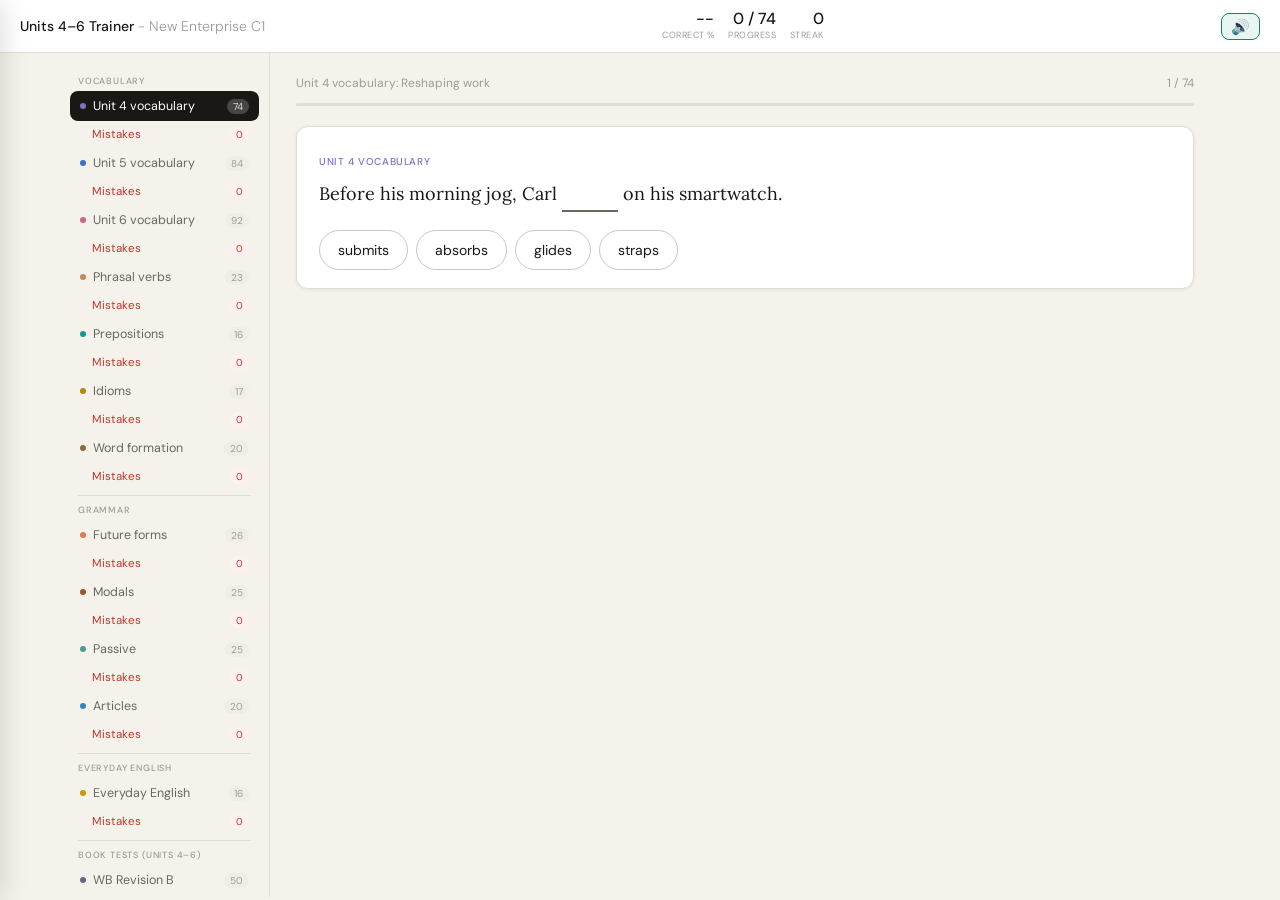
<file: tools/parts/units-4-6-trainer.html>
<!DOCTYPE html>
<html lang="en">
<head>
<meta charset="UTF-8">
<meta name="viewport" content="width=device-width, initial-scale=1.0">
<title>Units 4–6 Trainer - New Enterprise C1</title>
<style>
@import url('https://fonts.googleapis.com/css2?family=Lora:ital,wght@0,400;0,500;1,400&family=DM+Sans:wght@300;400;500&display=swap');
*,*::before,*::after{box-sizing:border-box;margin:0;padding:0}
:root{
  --bg:#f5f2ec;--surface:#fff;--s2:#f0ede6;--border:#e2ddd4;--b2:#ccc8bf;
  --text:#1a1814;--t2:#6b6760;--t3:#9e9b96;
  --teal:#1a7f6e;--tbg:#e8f5f2;--tbd:#a5d4cc;
  --red:#c0392b;--rbg:#fdf0ee;--rbd:#f0b9b3;
  --blue:#1d4ed8;--r:12px;--rs:8px;
}
body{font-family:"DM Sans",sans-serif;background:var(--bg);color:var(--text);min-height:100vh}
/* header */
header{background:var(--surface);border-bottom:1px solid var(--border);padding:11px 20px;display:flex;align-items:center;justify-content:space-between;position:sticky;top:0;z-index:200}
.logo{font-size:14px;font-weight:500}.logo span{color:var(--t3);font-weight:300}
.hstats{display:flex;gap:14px}
.hs{text-align:right}.hs-v{font-size:16px;font-weight:500;line-height:1}
.hs-l{font-size:9px;color:var(--t3);margin-top:2px;letter-spacing:.05em;text-transform:uppercase}
/* tabbar - mobile only */
/* hamburger - mobile only */
.ham{display:none;flex-direction:column;justify-content:center;gap:5px;width:36px;height:36px;padding:6px;background:none;border:none;cursor:pointer;border-radius:var(--rs);flex-shrink:0}
.ham span{display:block;height:2px;background:var(--text);border-radius:2px;transition:all .25s}
/* drawer overlay */
.drawer-overlay{position:fixed;inset:0;background:rgba(0,0,0,.35);z-index:300;opacity:0;pointer-events:none;transition:opacity .25s}
.drawer-overlay.open{opacity:1;pointer-events:auto}
/* drawer panel */
.drawer{position:fixed;top:0;left:0;height:100%;width:280px;background:var(--surface);z-index:301;transform:translateX(-100%);transition:transform .28s cubic-bezier(.4,0,.2,1);overflow-y:auto;padding:0 0 32px;box-shadow:4px 0 24px rgba(0,0,0,.12);pointer-events:none}
.drawer.open{transform:translateX(0);pointer-events:auto}
.drawer-header{display:flex;align-items:center;justify-content:space-between;padding:14px 16px 10px;border-bottom:1px solid var(--border);margin-bottom:6px}
.drawer-title{font-size:13px;font-weight:500;color:var(--text)}
.drawer-close{background:none;border:none;cursor:pointer;font-size:20px;color:var(--t3);line-height:1;padding:4px 6px;border-radius:var(--rs)}
.drawer-close:hover{background:var(--s2);color:var(--text)}
/* layout */
.layout{display:flex;max-width:1160px;margin:0 auto;width:100%;min-height:calc(100vh - 56px)}
/* sidebar */
.sidebar{width:210px;flex-shrink:0;padding:14px 10px;border-right:1px solid var(--border);position:sticky;top:56px;height:calc(100vh - 56px);overflow-y:auto}
.sb-lbl{font-size:9px;letter-spacing:.09em;text-transform:uppercase;color:var(--t3);font-weight:500;margin:8px 0 4px;padding:0 8px}
.nb{display:flex;align-items:center;gap:7px;width:100%;padding:7px 10px;border:none;background:none;cursor:pointer;border-radius:var(--rs);font-family:"DM Sans",sans-serif;font-size:12.5px;color:var(--t2);text-align:left;transition:all .15s;margin-bottom:1px}
.nb:hover{background:var(--s2);color:var(--text)}.nb.active{background:var(--text);color:#fff}
.nb.mis-nb{color:var(--red);font-size:11.5px;padding:5px 10px 5px 22px}
.nb.mis-nb.active{background:var(--red);color:#fff}
.nb.mis-nb:hover:not(.active){background:var(--rbg)}
.nb .dot{width:6px;height:6px;border-radius:50%;flex-shrink:0}
.nb .badge{margin-left:auto;font-size:10px;background:var(--s2);color:var(--t3);padding:1px 6px;border-radius:20px}
.nb.active .badge{background:rgba(255,255,255,.2);color:rgba(255,255,255,.8)}
.nb.mis-nb .badge{background:var(--rbg);color:var(--red)}
.nb.mis-nb.active .badge{background:rgba(255,255,255,.25);color:#fff}
.sep{height:1px;background:var(--border);margin:6px 8px}
.d-v4{background:#7c6fcd}
.d-v5{background:#3b6fd1}
.d-v6{background:#d0638a}
.d-pv{background:#c4875e}
.d-pr{background:#0f9b8e}
.d-idm{background:#b8860b}
.d-wf{background:#8a6d3b}
.d-ft{background:#e07b4a}
.d-md{background:#a0522d}
.d-ps{background:#4a9d8a}
.d-ar{background:#2e86c1}
.d-ee{background:#c99a06}
.d-rb{background:#5f6b7a}
.d-pb{background:#1f3a5f}
.d-fcu4{background:#7c6fcd}
.d-fcu5{background:#3b6fd1}
.d-fcu6{background:#d0638a}
.d-fcpv{background:#c4875e}
.d-fcidm{background:#b8860b}
.d-all{background:var(--t2)}.d-sur{background:#f59e0b}.d-mis{background:var(--red)}.d-st{background:var(--blue)}
/* content */
.content{flex:1;padding:22px 26px;min-width:0}
.q-head{display:flex;align-items:baseline;justify-content:space-between;margin-bottom:12px}
.q-title{font-size:12px;color:var(--t3)}.q-ctr{font-size:12px;color:var(--t3)}
.ptrack{height:3px;background:var(--border);border-radius:2px;margin-bottom:20px}
.pfill{height:100%;border-radius:2px;background:var(--teal);transition:width .4s cubic-bezier(.4,0,.2,1)}
.pfill.mis-mode{background:var(--red)}
.qcard{background:var(--surface);border:1px solid var(--border);border-radius:var(--r);padding:22px 22px 18px;box-shadow:0 1px 4px rgba(0,0,0,.07);margin-bottom:12px}
.qtag{display:inline-block;font-size:10px;letter-spacing:.06em;text-transform:uppercase;font-weight:500;margin-bottom:10px;color:var(--t3)}
.qtag.v4{color:#7c6fcd}
.qtag.v5{color:#3b6fd1}
.qtag.v6{color:#d0638a}
.qtag.pv{color:#c4875e}
.qtag.pr{color:#0f9b8e}
.qtag.idm{color:#b8860b}
.qtag.wf{color:#8a6d3b}
.qtag.ft{color:#e07b4a}
.qtag.md{color:#a0522d}
.qtag.ps{color:#4a9d8a}
.qtag.ar{color:#2e86c1}
.qtag.ee{color:#c99a06}
.qtag.rb{color:#5f6b7a}
.qtag.pb{color:#1f3a5f}
.fb .why{margin-top:6px;font-size:12.5px;line-height:1.5;opacity:.95}
.opts.long .opt{flex:1 1 100%;text-align:left;border-radius:var(--rs)}
.qsen{font-family:"Lora",serif;font-size:18px;line-height:1.8;margin-bottom:18px}
.blank{display:inline-block;border-bottom:2px solid var(--t2);min-width:56px;text-align:center;font-style:italic;padding:0 3px;transition:all .2s}
.blank.ok{border-color:var(--teal);color:var(--teal);font-style:normal;font-weight:500}
.blank.no{border-color:var(--red);color:var(--red);font-style:normal}
.opts{display:flex;flex-wrap:wrap;gap:8px}
.opt{padding:8px 18px;border:1px solid var(--b2);border-radius:24px;background:var(--surface);font-family:"DM Sans",sans-serif;font-size:14px;cursor:pointer;transition:all .15s;color:var(--text);min-height:40px}
.opt:hover:not(:disabled){border-color:var(--t2);background:var(--s2)}
.opt.correct{background:var(--tbg);border-color:var(--tbd);color:var(--teal);font-weight:500}
.opt.wrong{background:var(--rbg);border-color:var(--rbd);color:var(--red)}
.opt.reveal{background:var(--tbg);border-color:var(--tbd);color:var(--teal);opacity:.5}
.opt:disabled{cursor:default}
.fb{display:none;margin-top:14px;padding:11px 14px;border-radius:var(--rs);font-size:13px;line-height:1.6}
.fb.show{display:block}
.fb.correct{background:var(--tbg);border:1px solid var(--tbd);color:#0f5c4e}
.fb.wrong{background:var(--rbg);border:1px solid var(--rbd);color:#8b1e1e}
.fb .ex{font-family:"Lora",serif;font-style:italic;margin-top:4px;font-size:12px;opacity:.85}
.fb .removed{font-size:11px;margin-top:4px;opacity:.7;font-style:normal}
.qnav{display:flex;justify-content:flex-end}
.btn-next{padding:10px 22px;background:var(--text);color:#fff;border:none;border-radius:var(--rs);font-family:"DM Sans",sans-serif;font-size:14px;cursor:pointer;display:none;min-height:42px}
/* done */
.done{background:var(--surface);border:1px solid var(--border);border-radius:var(--r);padding:36px 22px;text-align:center;box-shadow:0 1px 4px rgba(0,0,0,.07)}
.done-grade{font-size:44px;margin-bottom:4px}
.done-score{font-size:48px;font-weight:500;letter-spacing:-.02em}
.done-pct{font-size:13px;color:var(--t3);margin:4px 0 16px}
.done-msg{font-size:14px;color:var(--t2);margin-bottom:18px}
.done-btns{display:flex;gap:10px;justify-content:center;flex-wrap:wrap}
.btn-again{padding:10px 22px;background:var(--text);color:#fff;border:none;border-radius:var(--rs);font-family:"DM Sans",sans-serif;font-size:14px;cursor:pointer;min-height:42px}
.btn-mis{padding:10px 22px;background:var(--red);color:#fff;border:none;border-radius:var(--rs);font-family:"DM Sans",sans-serif;font-size:14px;cursor:pointer;min-height:42px}
.done-mis-note{font-size:12px;color:var(--red);margin-top:12px;opacity:.8}
/* stats */
.sp{display:none}.sp.on{display:block}
.sg{display:grid;grid-template-columns:repeat(4,1fr);gap:10px;margin-bottom:20px}
.sc{background:var(--surface);border:1px solid var(--border);border-radius:var(--r);padding:13px;box-shadow:0 1px 4px rgba(0,0,0,.07)}
.sc-v{font-size:24px;font-weight:500;letter-spacing:-.02em}
.sc-l{font-size:9px;text-transform:uppercase;letter-spacing:.05em;color:var(--t3);margin-top:3px}
.sc.g .sc-v{color:var(--teal)}.sc.r .sc-v{color:var(--red)}
.stitle{font-size:10px;font-weight:500;color:var(--t2);letter-spacing:.05em;text-transform:uppercase;margin-bottom:10px}
.cbars{background:var(--surface);border:1px solid var(--border);border-radius:var(--r);padding:16px;box-shadow:0 1px 4px rgba(0,0,0,.07);margin-bottom:16px}
.cbr{display:flex;align-items:center;gap:10px;margin-bottom:11px}.cbr:last-child{margin-bottom:0}
.cbr-n{font-size:12px;width:145px;flex-shrink:0;color:var(--t2)}
.cbr-t{flex:1;height:6px;background:var(--border);border-radius:3px;overflow:hidden}
.cbr-f{height:100%;border-radius:3px;background:var(--teal);transition:width .5s}
.cbr-p{font-size:12px;font-weight:500;width:30px;text-align:right}
.cbr-m{font-size:11px;color:var(--red);width:36px;text-align:right}
.mlist{background:var(--surface);border:1px solid var(--border);border-radius:var(--r);overflow:hidden;box-shadow:0 1px 4px rgba(0,0,0,.07)}
.mhdr{display:grid;grid-template-columns:1fr auto auto;gap:10px;padding:8px 14px;background:var(--s2);border-bottom:1px solid var(--border);font-size:9px;text-transform:uppercase;letter-spacing:.05em;color:var(--t3);font-weight:500}
.mrow{display:grid;grid-template-columns:1fr auto auto;gap:10px;padding:9px 14px;border-bottom:1px solid var(--border);align-items:center}
.mrow:last-child{border-bottom:none}
.msen{font-family:"Lora",serif;font-style:italic;font-size:12px}
.mans{background:var(--tbg);color:var(--teal);border:1px solid var(--tbd);padding:2px 8px;border-radius:20px;font-size:10px;font-weight:500;white-space:nowrap}
.mcnt{color:var(--red);font-weight:500;font-size:12px;white-space:nowrap}
.no-m{padding:30px;text-align:center;color:var(--t3);font-size:13px}
.btn-practice-top{display:inline-flex;align-items:center;gap:6px;padding:9px 18px;border:1px solid var(--tbd);background:var(--tbg);color:var(--teal);border-radius:var(--rs);font-family:"DM Sans",sans-serif;font-size:13px;font-weight:500;cursor:pointer;margin-top:14px;margin-right:8px}
.btn-practice-top:hover{opacity:.85}
.btn-clr{display:inline-flex;align-items:center;gap:5px;padding:8px 14px;border:1px solid var(--rbd);background:var(--rbg);color:var(--red);border-radius:var(--rs);font-family:"DM Sans",sans-serif;font-size:12px;cursor:pointer;margin-top:16px}
.empty{text-align:center;padding:48px 20px}
.empty p{color:var(--t3);font-size:14px;margin-top:10px}
/* responsive */
@media(max-width:768px){
  .sidebar{display:none}
  .ham{display:flex}
  .layout{min-height:calc(100vh - 56px)}
  .content{padding:14px 14px 28px}
  .qsen{font-size:16px;line-height:1.7}.qcard{padding:16px 14px 14px}
  .opts{gap:8px}
  .opt{flex:1 1 calc(50% - 4px);text-align:center;font-size:15px;min-height:50px;padding:8px 10px}
  .sg{grid-template-columns:repeat(2,1fr)}
  .cbr-n{width:90px;font-size:11px}
  .hs-l{display:none}.hs-v{font-size:15px}
  .mhdr,.mrow{grid-template-columns:1fr 44px 34px;gap:5px;padding:8px 10px}
  .msen{font-size:11px}
  .btn-next,.btn-again,.btn-mis{width:100%;min-height:50px;font-size:15px}
  .done-btns{flex-direction:column;align-items:stretch}
  .qnav{margin-top:4px}.done{padding:28px 14px}.done-score{font-size:40px}
}
@media(max-width:400px){
  .opt{flex:1 1 100%}.logo span{display:none}
  header{padding:10px 12px}
}
/* ===== FLASHCARD / TYPING MODE ===== */
.fc-wrap{display:none}.fc-wrap.on{display:block}
.fc-head{display:flex;align-items:baseline;justify-content:space-between;margin-bottom:12px}
.fc-title{font-size:12px;color:var(--t3)}.fc-ctr{font-size:12px;color:var(--t3)}

/* single card (no flip) */
.fc-card{
  background:var(--surface);border:1px solid var(--border);
  border-radius:var(--r);box-shadow:0 1px 4px rgba(0,0,0,.07);
  padding:26px 26px 22px;margin-bottom:14px;
  transition:border-color .2s;
}
.fc-card.correct{border-color:#4caf87;box-shadow:0 0 0 2px rgba(76,175,135,.15)}
.fc-card.wrong{border-color:#e05a5a;box-shadow:0 0 0 2px rgba(224,90,90,.12)}

.fc-cat-tag{font-size:10px;letter-spacing:.06em;text-transform:uppercase;font-weight:500;color:var(--t3);margin-bottom:14px}
.fc-cat-tag.fcu4{color:#7c6fcd}
.fc-cat-tag.fcu5{color:#3b6fd1}
.fc-cat-tag.fcu6{color:#d0638a}
.fc-cat-tag.fcpv{color:#c4875e}
.fc-cat-tag.fcidm{color:#b8860b}
.fc-card .fc-ex{font-style:normal}

/* definition */
.fc-def{font-family:"Lora",serif;font-size:19px;line-height:1.7;color:var(--text);margin-bottom:18px}

/* blank slots row */
.fc-blanks{display:flex;flex-wrap:wrap;gap:10px;align-items:flex-end;margin-bottom:20px}
.fc-blank-word{display:flex;gap:3px;align-items:flex-end}
.fc-letter{
  display:inline-flex;align-items:center;justify-content:center;
  width:22px;height:28px;
  border-bottom:2px solid var(--border);
  font-family:"DM Sans",sans-serif;font-size:15px;font-weight:500;
  color:var(--text);transition:border-color .2s,color .2s;
  text-transform:lowercase;
}
.fc-letter.revealed{color:var(--teal);border-color:var(--teal)}
.fc-letter.correct-l{color:#4caf87;border-color:#4caf87}
.fc-letter.wrong-l{color:#e05a5a;border-color:#e05a5a}
.fc-blank-sep{width:14px}

/* input row */
.fc-input-row{display:flex;gap:8px;margin-bottom:12px}
.fc-input{
  flex:1;padding:10px 14px;border:1px solid var(--border);border-radius:var(--rs);
  font-family:"DM Sans",sans-serif;font-size:15px;color:var(--text);
  background:var(--surface);outline:none;min-height:44px;
  transition:border-color .15s;
}
.fc-input:focus{border-color:var(--teal)}
.fc-input:disabled{opacity:.5}
.fc-btn-check{
  padding:0 18px;background:var(--text);color:#fff;border:none;
  border-radius:var(--rs);font-family:"DM Sans",sans-serif;font-size:14px;
  font-weight:500;cursor:pointer;min-height:44px;white-space:nowrap;
  transition:opacity .15s;
}
.fc-btn-check:hover{opacity:.85}
.fc-btn-check:disabled{opacity:.4;cursor:default}

/* hint button */
.fc-hint-row{display:flex;gap:8px;align-items:center;margin-bottom:14px}
.fc-btn-hint{
  padding:6px 14px;background:transparent;border:1px solid var(--border);
  border-radius:var(--rs);font-family:"DM Sans",sans-serif;font-size:13px;
  color:var(--t2);cursor:pointer;transition:all .15s;
}
.fc-btn-hint:hover{border-color:var(--teal);color:var(--teal)}
.fc-btn-hint:disabled{opacity:.35;cursor:default}
.fc-hint-msg{font-size:12px;color:var(--t3);font-style:italic}

/* feedback */
.fc-feedback{
  display:none;padding:14px 16px;border-radius:var(--rs);
  margin-bottom:14px;font-size:14px;line-height:1.6;
}
.fc-feedback.show{display:block}
.fc-feedback.cor{background:rgba(76,175,135,.1);color:#2d7a5e}
.fc-feedback.wro{background:rgba(224,90,90,.08);color:#b94040}
.fc-feedback strong{font-weight:600}
.fc-feedback .fc-ex{
  margin-top:8px;font-family:"Lora",serif;font-style:italic;
  font-size:13px;color:var(--t2);
}

/* next row */
.fc-next-row{display:flex;gap:8px;margin-bottom:4px}
.fc-btn-next{
  flex:1;padding:11px;background:var(--tbg);border:1px solid var(--tbd);
  color:var(--teal);border-radius:var(--rs);font-family:"DM Sans",sans-serif;
  font-size:14px;font-weight:500;cursor:pointer;min-height:46px;transition:all .15s;
}
.fc-btn-next:hover{opacity:.85}
.fc-btn-skip{
  padding:11px 16px;background:transparent;border:1px solid var(--border);
  color:var(--t2);border-radius:var(--rs);font-family:"DM Sans",sans-serif;
  font-size:14px;cursor:pointer;min-height:46px;transition:all .15s;
}
.fc-btn-skip:hover{border-color:var(--t2)}

/* done screen */
.fc-done{background:var(--surface);border:1px solid var(--border);border-radius:var(--r);padding:36px 22px;text-align:center;box-shadow:0 1px 4px rgba(0,0,0,.07)}
.fc-done-emoji{font-size:52px;margin-bottom:10px}
.fc-done-title{font-size:22px;font-weight:500;margin-bottom:8px}
.fc-done-sub{font-size:14px;color:var(--t2);margin-bottom:22px}
.fc-restart{padding:10px 24px;background:var(--text);color:#fff;border:none;border-radius:var(--rs);font-family:"DM Sans",sans-serif;font-size:14px;cursor:pointer;min-height:42px}
@media(max-width:768px){
  .fc-card{padding:18px 16px 16px}
  .fc-def{font-size:16px}
  .fc-letter{width:19px;height:25px;font-size:13px}
  .fc-btn-next,.fc-btn-check{min-height:48px}
}

/* audio toggle */
.audio-btn{background:none;border:1px solid var(--border);border-radius:var(--rs);
  padding:5px 9px;cursor:pointer;font-size:15px;color:var(--t2);line-height:1;
  transition:all .15s;flex-shrink:0}
.audio-btn:hover{background:var(--s2);color:var(--text)}
.audio-btn.on{border-color:var(--teal);color:var(--teal);background:var(--tbg)}
</style>
</head>
<body>
<header>
  <button class="ham" id="ham-btn" aria-label="Open menu">
    <span></span><span></span><span></span>
  </button>
  <div class="logo">Units 4–6 Trainer <span>- New Enterprise C1</span></div>
  <div class="hstats">
    <div class="hs"><div class="hs-v" id="h-acc">--</div><div class="hs-l">Correct %</div></div>
    <div class="hs"><div class="hs-v" id="h-tot">--</div><div class="hs-l">Progress</div></div>
    <div class="hs"><div class="hs-v" id="h-str">0</div><div class="hs-l">Streak</div></div>
  </div>
  <button class="audio-btn" id="audio-btn" title="Toggle audio">&#128264;</button>
</header>
<!-- Drawer overlay -->
<div class="drawer-overlay" id="drawer-overlay"></div>
<!-- Sliding drawer (mobile nav) -->
<div class="drawer" id="drawer">
  <div class="drawer-header">
    <span class="drawer-title">New Enterprise · Units 4–6</span>
    <button class="drawer-close" id="drawer-close">&#10005;</button>
  </div>
  <div style="padding:0 8px">
    <div class="sb-lbl">Vocabulary</div>
    <button class="nb active" data-cat="v4" onclick="swD(this.dataset.cat)"><span class="dot d-v4"></span>Unit 4 vocabulary<span class="badge" id="dbg-v4">74</span></button>
    <button class="nb mis-nb" data-cat="mis-v4" onclick="swD(this.dataset.cat)">Mistakes<span class="badge" id="dbg-mis-v4">0</span></button>
    <button class="nb" data-cat="v5" onclick="swD(this.dataset.cat)"><span class="dot d-v5"></span>Unit 5 vocabulary<span class="badge" id="dbg-v5">84</span></button>
    <button class="nb mis-nb" data-cat="mis-v5" onclick="swD(this.dataset.cat)">Mistakes<span class="badge" id="dbg-mis-v5">0</span></button>
    <button class="nb" data-cat="v6" onclick="swD(this.dataset.cat)"><span class="dot d-v6"></span>Unit 6 vocabulary<span class="badge" id="dbg-v6">92</span></button>
    <button class="nb mis-nb" data-cat="mis-v6" onclick="swD(this.dataset.cat)">Mistakes<span class="badge" id="dbg-mis-v6">0</span></button>
    <button class="nb" data-cat="pv" onclick="swD(this.dataset.cat)"><span class="dot d-pv"></span>Phrasal verbs<span class="badge" id="dbg-pv">23</span></button>
    <button class="nb mis-nb" data-cat="mis-pv" onclick="swD(this.dataset.cat)">Mistakes<span class="badge" id="dbg-mis-pv">0</span></button>
    <button class="nb" data-cat="pr" onclick="swD(this.dataset.cat)"><span class="dot d-pr"></span>Prepositions<span class="badge" id="dbg-pr">16</span></button>
    <button class="nb mis-nb" data-cat="mis-pr" onclick="swD(this.dataset.cat)">Mistakes<span class="badge" id="dbg-mis-pr">0</span></button>
    <button class="nb" data-cat="idm" onclick="swD(this.dataset.cat)"><span class="dot d-idm"></span>Idioms<span class="badge" id="dbg-idm">17</span></button>
    <button class="nb mis-nb" data-cat="mis-idm" onclick="swD(this.dataset.cat)">Mistakes<span class="badge" id="dbg-mis-idm">0</span></button>
    <button class="nb" data-cat="wf" onclick="swD(this.dataset.cat)"><span class="dot d-wf"></span>Word formation<span class="badge" id="dbg-wf">20</span></button>
    <button class="nb mis-nb" data-cat="mis-wf" onclick="swD(this.dataset.cat)">Mistakes<span class="badge" id="dbg-mis-wf">0</span></button>
    <div class="sep"></div>
    <div class="sb-lbl">Grammar</div>
    <button class="nb" data-cat="ft" onclick="swD(this.dataset.cat)"><span class="dot d-ft"></span>Future forms<span class="badge" id="dbg-ft">26</span></button>
    <button class="nb mis-nb" data-cat="mis-ft" onclick="swD(this.dataset.cat)">Mistakes<span class="badge" id="dbg-mis-ft">0</span></button>
    <button class="nb" data-cat="md" onclick="swD(this.dataset.cat)"><span class="dot d-md"></span>Modals<span class="badge" id="dbg-md">25</span></button>
    <button class="nb mis-nb" data-cat="mis-md" onclick="swD(this.dataset.cat)">Mistakes<span class="badge" id="dbg-mis-md">0</span></button>
    <button class="nb" data-cat="ps" onclick="swD(this.dataset.cat)"><span class="dot d-ps"></span>Passive<span class="badge" id="dbg-ps">25</span></button>
    <button class="nb mis-nb" data-cat="mis-ps" onclick="swD(this.dataset.cat)">Mistakes<span class="badge" id="dbg-mis-ps">0</span></button>
    <button class="nb" data-cat="ar" onclick="swD(this.dataset.cat)"><span class="dot d-ar"></span>Articles<span class="badge" id="dbg-ar">20</span></button>
    <button class="nb mis-nb" data-cat="mis-ar" onclick="swD(this.dataset.cat)">Mistakes<span class="badge" id="dbg-mis-ar">0</span></button>
    <div class="sep"></div>
    <div class="sb-lbl">Everyday English</div>
    <button class="nb" data-cat="ee" onclick="swD(this.dataset.cat)"><span class="dot d-ee"></span>Everyday English<span class="badge" id="dbg-ee">16</span></button>
    <button class="nb mis-nb" data-cat="mis-ee" onclick="swD(this.dataset.cat)">Mistakes<span class="badge" id="dbg-mis-ee">0</span></button>
    <div class="sep"></div>
    <div class="sb-lbl">Book tests (Units 4–6)</div>
    <button class="nb" data-cat="rb" onclick="swD(this.dataset.cat)"><span class="dot d-rb"></span>WB Revision B<span class="badge" id="dbg-rb">50</span></button>
    <button class="nb mis-nb" data-cat="mis-rb" onclick="swD(this.dataset.cat)">Mistakes<span class="badge" id="dbg-mis-rb">0</span></button>
    <button class="nb" data-cat="pb" onclick="swD(this.dataset.cat)"><span class="dot d-pb"></span>GB Progress Test B<span class="badge" id="dbg-pb">20</span></button>
    <button class="nb mis-nb" data-cat="mis-pb" onclick="swD(this.dataset.cat)">Mistakes<span class="badge" id="dbg-mis-pb">0</span></button>
    <div class="sep"></div>
    <button class="nb" data-cat="surprise" onclick="swD(this.dataset.cat)"><span class="dot" style="background:#f59e0b"></span>Surprise test<span class="badge">30</span></button>
    <button class="nb" data-cat="all" onclick="swD(this.dataset.cat)"><span class="dot d-all"></span>All mixed<span class="badge" id="dbg-all">508</span></button>
    <button class="nb mis-nb" data-cat="mis" onclick="swD(this.dataset.cat)">All mistakes<span class="badge" id="dbg-mis">0</span></button>
    <div class="sep"></div>
    <button class="nb" data-cat="stats" onclick="swD(this.dataset.cat)"><span class="dot d-st"></span>Statistics</button>
    <div class="sep"></div>
    <div class="sb-lbl">Flashcards (Word List)</div>
    <button class="nb" data-cat="fc-u4" onclick="swD(this.dataset.cat)"><span class="dot d-fcu4"></span>Unit 4 words<span class="badge">90</span></button>
    <button class="nb" data-cat="fc-u5" onclick="swD(this.dataset.cat)"><span class="dot d-fcu5"></span>Unit 5 words<span class="badge">98</span></button>
    <button class="nb" data-cat="fc-u6" onclick="swD(this.dataset.cat)"><span class="dot d-fcu6"></span>Unit 6 words<span class="badge">113</span></button>
    <button class="nb" data-cat="fc-pv" onclick="swD(this.dataset.cat)"><span class="dot d-fcpv"></span>Phrasal verbs<span class="badge">34</span></button>
    <button class="nb" data-cat="fc-idm" onclick="swD(this.dataset.cat)"><span class="dot d-fcidm"></span>Idioms<span class="badge">19</span></button>
  </div>
</div>
<div class="layout">
<nav class="sidebar">
  <div class="sb-lbl">Vocabulary</div>
  <button class="nb active" data-cat="v4" onclick="sw(this.dataset.cat)"><span class="dot d-v4"></span>Unit 4 vocabulary<span class="badge" id="bg-v4">74</span></button>
  <button class="nb mis-nb" data-cat="mis-v4" onclick="sw(this.dataset.cat)">Mistakes<span class="badge" id="bg-mis-v4">0</span></button>
  <button class="nb" data-cat="v5" onclick="sw(this.dataset.cat)"><span class="dot d-v5"></span>Unit 5 vocabulary<span class="badge" id="bg-v5">84</span></button>
  <button class="nb mis-nb" data-cat="mis-v5" onclick="sw(this.dataset.cat)">Mistakes<span class="badge" id="bg-mis-v5">0</span></button>
  <button class="nb" data-cat="v6" onclick="sw(this.dataset.cat)"><span class="dot d-v6"></span>Unit 6 vocabulary<span class="badge" id="bg-v6">92</span></button>
  <button class="nb mis-nb" data-cat="mis-v6" onclick="sw(this.dataset.cat)">Mistakes<span class="badge" id="bg-mis-v6">0</span></button>
  <button class="nb" data-cat="pv" onclick="sw(this.dataset.cat)"><span class="dot d-pv"></span>Phrasal verbs<span class="badge" id="bg-pv">23</span></button>
  <button class="nb mis-nb" data-cat="mis-pv" onclick="sw(this.dataset.cat)">Mistakes<span class="badge" id="bg-mis-pv">0</span></button>
  <button class="nb" data-cat="pr" onclick="sw(this.dataset.cat)"><span class="dot d-pr"></span>Prepositions<span class="badge" id="bg-pr">16</span></button>
  <button class="nb mis-nb" data-cat="mis-pr" onclick="sw(this.dataset.cat)">Mistakes<span class="badge" id="bg-mis-pr">0</span></button>
  <button class="nb" data-cat="idm" onclick="sw(this.dataset.cat)"><span class="dot d-idm"></span>Idioms<span class="badge" id="bg-idm">17</span></button>
  <button class="nb mis-nb" data-cat="mis-idm" onclick="sw(this.dataset.cat)">Mistakes<span class="badge" id="bg-mis-idm">0</span></button>
  <button class="nb" data-cat="wf" onclick="sw(this.dataset.cat)"><span class="dot d-wf"></span>Word formation<span class="badge" id="bg-wf">20</span></button>
  <button class="nb mis-nb" data-cat="mis-wf" onclick="sw(this.dataset.cat)">Mistakes<span class="badge" id="bg-mis-wf">0</span></button>
  <div class="sep"></div>
  <div class="sb-lbl">Grammar</div>
  <button class="nb" data-cat="ft" onclick="sw(this.dataset.cat)"><span class="dot d-ft"></span>Future forms<span class="badge" id="bg-ft">26</span></button>
  <button class="nb mis-nb" data-cat="mis-ft" onclick="sw(this.dataset.cat)">Mistakes<span class="badge" id="bg-mis-ft">0</span></button>
  <button class="nb" data-cat="md" onclick="sw(this.dataset.cat)"><span class="dot d-md"></span>Modals<span class="badge" id="bg-md">25</span></button>
  <button class="nb mis-nb" data-cat="mis-md" onclick="sw(this.dataset.cat)">Mistakes<span class="badge" id="bg-mis-md">0</span></button>
  <button class="nb" data-cat="ps" onclick="sw(this.dataset.cat)"><span class="dot d-ps"></span>Passive<span class="badge" id="bg-ps">25</span></button>
  <button class="nb mis-nb" data-cat="mis-ps" onclick="sw(this.dataset.cat)">Mistakes<span class="badge" id="bg-mis-ps">0</span></button>
  <button class="nb" data-cat="ar" onclick="sw(this.dataset.cat)"><span class="dot d-ar"></span>Articles<span class="badge" id="bg-ar">20</span></button>
  <button class="nb mis-nb" data-cat="mis-ar" onclick="sw(this.dataset.cat)">Mistakes<span class="badge" id="bg-mis-ar">0</span></button>
  <div class="sep"></div>
  <div class="sb-lbl">Everyday English</div>
  <button class="nb" data-cat="ee" onclick="sw(this.dataset.cat)"><span class="dot d-ee"></span>Everyday English<span class="badge" id="bg-ee">16</span></button>
  <button class="nb mis-nb" data-cat="mis-ee" onclick="sw(this.dataset.cat)">Mistakes<span class="badge" id="bg-mis-ee">0</span></button>
  <div class="sep"></div>
  <div class="sb-lbl">Book tests (Units 4–6)</div>
  <button class="nb" data-cat="rb" onclick="sw(this.dataset.cat)"><span class="dot d-rb"></span>WB Revision B<span class="badge" id="bg-rb">50</span></button>
  <button class="nb mis-nb" data-cat="mis-rb" onclick="sw(this.dataset.cat)">Mistakes<span class="badge" id="bg-mis-rb">0</span></button>
  <button class="nb" data-cat="pb" onclick="sw(this.dataset.cat)"><span class="dot d-pb"></span>GB Progress Test B<span class="badge" id="bg-pb">20</span></button>
  <button class="nb mis-nb" data-cat="mis-pb" onclick="sw(this.dataset.cat)">Mistakes<span class="badge" id="bg-mis-pb">0</span></button>
  <div class="sep"></div>
  <button class="nb" data-cat="surprise" onclick="sw(this.dataset.cat)"><span class="dot" style="background:#f59e0b"></span>Surprise test<span class="badge">30</span></button>
  <button class="nb" data-cat="all" onclick="sw(this.dataset.cat)"><span class="dot d-all"></span>All mixed<span class="badge" id="bg-all">508</span></button>
  <button class="nb mis-nb" data-cat="mis" onclick="sw(this.dataset.cat)">All mistakes<span class="badge" id="bg-mis">0</span></button>
  <div class="sep"></div>
  <button class="nb" data-cat="stats" onclick="sw(this.dataset.cat)"><span class="dot d-st"></span>Statistics</button>
  <div class="sep"></div>
  <div class="sb-lbl">Flashcards (Word List)</div>
  <button class="nb" data-cat="fc-u4" onclick="sw(this.dataset.cat)"><span class="dot d-fcu4"></span>Unit 4 words<span class="badge">90</span></button>
  <button class="nb" data-cat="fc-u5" onclick="sw(this.dataset.cat)"><span class="dot d-fcu5"></span>Unit 5 words<span class="badge">98</span></button>
  <button class="nb" data-cat="fc-u6" onclick="sw(this.dataset.cat)"><span class="dot d-fcu6"></span>Unit 6 words<span class="badge">113</span></button>
  <button class="nb" data-cat="fc-pv" onclick="sw(this.dataset.cat)"><span class="dot d-fcpv"></span>Phrasal verbs<span class="badge">34</span></button>
  <button class="nb" data-cat="fc-idm" onclick="sw(this.dataset.cat)"><span class="dot d-fcidm"></span>Idioms<span class="badge">19</span></button>
</nav>
<div class="content">
  <div id="qp">
    <div class="q-head"><span class="q-title" id="qt">Unit 4 vocabulary: Reshaping work</span><span class="q-ctr" id="qc"></span></div>
    <div class="ptrack"><div class="pfill" id="pf" style="width:0%"></div></div>
    <div id="qa"></div>
  </div>
  <div id="sp" class="sp">
    <div class="sg">
      <div class="sc g"><div class="sc-v" id="s-acc">--</div><div class="sc-l">Accuracy</div></div>
      <div class="sc"><div class="sc-v" id="s-tot">0</div><div class="sc-l">Answered</div></div>
      <div class="sc g"><div class="sc-v" id="s-cor">0</div><div class="sc-l">Correct</div></div>
      <div class="sc r"><div class="sc-v" id="s-wrg">0</div><div class="sc-l">Wrong</div></div>
    </div>
    <div class="stitle">Accuracy &amp; mistakes by category</div>
    <div class="cbars">
      <div class="cbr"><div class="cbr-n">Unit 4 vocabulary</div><div class="cbr-t"><div class="cbr-f" id="bar-v4"></div></div><div class="cbr-p" id="pct-v4">--</div><div class="cbr-m" id="mis-cnt-v4">--</div></div>
      <div class="cbr"><div class="cbr-n">Unit 5 vocabulary</div><div class="cbr-t"><div class="cbr-f" id="bar-v5"></div></div><div class="cbr-p" id="pct-v5">--</div><div class="cbr-m" id="mis-cnt-v5">--</div></div>
      <div class="cbr"><div class="cbr-n">Unit 6 vocabulary</div><div class="cbr-t"><div class="cbr-f" id="bar-v6"></div></div><div class="cbr-p" id="pct-v6">--</div><div class="cbr-m" id="mis-cnt-v6">--</div></div>
      <div class="cbr"><div class="cbr-n">Phrasal verbs</div><div class="cbr-t"><div class="cbr-f" id="bar-pv"></div></div><div class="cbr-p" id="pct-pv">--</div><div class="cbr-m" id="mis-cnt-pv">--</div></div>
      <div class="cbr"><div class="cbr-n">Prepositions</div><div class="cbr-t"><div class="cbr-f" id="bar-pr"></div></div><div class="cbr-p" id="pct-pr">--</div><div class="cbr-m" id="mis-cnt-pr">--</div></div>
      <div class="cbr"><div class="cbr-n">Idioms</div><div class="cbr-t"><div class="cbr-f" id="bar-idm"></div></div><div class="cbr-p" id="pct-idm">--</div><div class="cbr-m" id="mis-cnt-idm">--</div></div>
      <div class="cbr"><div class="cbr-n">Word formation</div><div class="cbr-t"><div class="cbr-f" id="bar-wf"></div></div><div class="cbr-p" id="pct-wf">--</div><div class="cbr-m" id="mis-cnt-wf">--</div></div>
      <div class="cbr"><div class="cbr-n">Future forms</div><div class="cbr-t"><div class="cbr-f" id="bar-ft"></div></div><div class="cbr-p" id="pct-ft">--</div><div class="cbr-m" id="mis-cnt-ft">--</div></div>
      <div class="cbr"><div class="cbr-n">Modals</div><div class="cbr-t"><div class="cbr-f" id="bar-md"></div></div><div class="cbr-p" id="pct-md">--</div><div class="cbr-m" id="mis-cnt-md">--</div></div>
      <div class="cbr"><div class="cbr-n">Passive</div><div class="cbr-t"><div class="cbr-f" id="bar-ps"></div></div><div class="cbr-p" id="pct-ps">--</div><div class="cbr-m" id="mis-cnt-ps">--</div></div>
      <div class="cbr"><div class="cbr-n">Articles</div><div class="cbr-t"><div class="cbr-f" id="bar-ar"></div></div><div class="cbr-p" id="pct-ar">--</div><div class="cbr-m" id="mis-cnt-ar">--</div></div>
      <div class="cbr"><div class="cbr-n">Everyday English</div><div class="cbr-t"><div class="cbr-f" id="bar-ee"></div></div><div class="cbr-p" id="pct-ee">--</div><div class="cbr-m" id="mis-cnt-ee">--</div></div>
      <div class="cbr"><div class="cbr-n">WB Revision B</div><div class="cbr-t"><div class="cbr-f" id="bar-rb"></div></div><div class="cbr-p" id="pct-rb">--</div><div class="cbr-m" id="mis-cnt-rb">--</div></div>
      <div class="cbr"><div class="cbr-n">GB Progress Test B</div><div class="cbr-t"><div class="cbr-f" id="bar-pb"></div></div><div class="cbr-p" id="pct-pb">--</div><div class="cbr-m" id="mis-cnt-pb">--</div></div>
    </div>
    <div style="font-size:10px;color:var(--t3);margin-bottom:16px;text-align:right">% correct &nbsp;|&nbsp; <span style="color:var(--red)">errors remaining</span></div>
    <div class="stitle">Most challenging questions <span style="font-weight:400;color:var(--t3);font-size:11px">(2+ mistakes &middot; 5 correct to clear)</span></div>
    <div class="mlist" id="topm"></div>
    <button id="practice-top-btn" class="btn-practice-top" style="display:none">&#9654; Practice most challenging</button>

    <div class="stitle" style="margin-top:24px">Recent mistakes <span style="font-weight:400;color:var(--t3);font-size:11px">(1 mistake &middot; get it right to clear)</span></div>
    <div class="mlist" id="allm"></div>
    <button id="practice-others-btn" class="btn-practice-top" style="display:none">&#9654; Practice recent mistakes</button>

    <div class="stitle" style="margin-top:24px">Old mistakes <span style="font-weight:400;color:var(--t3);font-size:11px">(resolved &mdash; everything you&#39;ve overcome)</span></div>
    <div class="mlist" id="oldm"></div>
    <button id="practice-old-btn" class="btn-practice-top" style="display:none">&#9654; Practice old mistakes</button>

    <button class="btn-clr" onclick="clrStats()">&#10005; Reset all statistics</button>
  </div>
  <!-- FLASHCARD PANEL -->
  <div id="fcp" class="fc-wrap">
    <div class="fc-head"><span class="fc-title" id="fc-title">Flashcards</span><span class="fc-ctr" id="fc-ctr"></span></div>
    <div class="ptrack"><div class="pfill" id="fc-pf" style="width:0%"></div></div>
    <div id="fc-area"></div>
  </div>
</div>
</div>
<script>
var D = {
v4:[
  {id:"v4_01",s:"The 21st century worker must be good at ___-tasking: juggling several projects at once.",a:"multi",o:["multi", "critical", "lifelong", "dynamic"],x:"multi-tasking = ერთდროულად რამდენიმე საქმე (SB 4a)"},
  {id:"v4_02",s:"Emotional ___ means being able to work harmoniously with others.",a:"intelligence",o:["intelligence", "thinking", "leadership", "spirit"],x:"emotional intelligence = ემოციური ინტელექტი"},
  {id:"v4_03",s:"Critical ___ is the ability to analyse large amounts of data and draw conclusions.",a:"thinking",o:["thinking", "learning", "solving", "management"],x:"critical thinking = კრიტიკული აზროვნება"},
  {id:"v4_04",s:"Someone who sees an obstacle as something that can be overcome is good at problem ___.",a:"solving",o:["solving", "thinking", "tasking", "learning"],x:"problem solving = პრობლემის გადაჭრა"},
  {id:"v4_05",s:"A passion for acquiring new skills throughout your life is called ___ learning.",a:"lifelong",o:["lifelong", "creative", "eerie", "wireless"],x:"lifelong learning = მთელი ცხოვრების მანძილზე სწავლა"},
  {id:"v4_06",s:"Knowing how long it takes to do a task well is part of good ___ management.",a:"time",o:["time", "problem", "creative", "critical"],x:"time management = დროის მართვა"},
  {id:"v4_07",s:"An electric company car is just one of the ___ of this job.",a:"perks",o:["perks", "commissions", "rises", "pensions"],x:"perk = დამატებითი სიკეთე სამსახურიდან"},
  {id:"v4_08",s:"We need to ___ fifteen new programmers, so put out an advert.",a:"recruit",o:["recruit", "appoint", "absorb", "receive"],x:"recruit = ახალი კადრის აყვანა; appoint = თანამდებობაზე დანიშვნა"},
  {id:"v4_09",s:"Are the ___ I gain at university today going to be useful in ten years?",a:"qualifications",o:["qualifications", "amenities", "faculties", "commissions"],x:"qualifications = დიპლომი, კვალიფიკაცია; amenities = კომფორტის საშუალებები"},
  {id:"v4_10",s:"Without John’s ___ on the book, we won’t be able to finish it.",a:"collaboration",o:["collaboration", "incorporation", "commission", "amenity"],x:"collaboration = თანამშრომლობა საერთო ნაშრომზე"},
  {id:"v4_11",s:"Salespeople here earn a 15% ___ on every sale they make.",a:"commission",o:["commission", "perk", "pension", "campaign"],x:"commission = პროცენტი გაყიდვიდან"},
  {id:"v4_12",s:"Working from home ends the daily ___, so you save hours every week.",a:"commute",o:["commute", "commission", "campaign", "collaboration"],x:"daily commute = ყოველდღიური გზა სამსახურამდე"},
  {id:"v4_13",s:"Many people miss the office because working from home can lead to ___.",a:"isolation",o:["isolation", "incorporation", "qualification", "collaboration"],x:"isolation = მარტოობა, იზოლაცია"},
  {id:"v4_14",s:"Carl puts in his ___ earbuds before he goes jogging.",a:"wireless",o:["wireless", "eerie", "renowned", "corporate"],x:"wireless = უსადენო"},
  {id:"v4_15",s:"Without any staff, the empty office building felt strange and ___.",a:"eerie",o:["eerie", "renowned", "constant", "corporate"],x:"eerie = საიდუმლოებით მოცული, შემზარავი"},
  {id:"v4_16",s:"She is a ___ director who has won many international awards.",a:"renowned",o:["renowned", "corporate", "eerie", "wireless"],x:"renowned = ცნობილი, სახელგანთქმული"},
  {id:"v4_17",s:"This company offers a generous benefits ___, including health insurance.",a:"package",o:["package", "slip", "scheme", "allowance"],x:"benefits package = დამატებითი სარგებელი"},
  {id:"v4_18",s:"Check your pay ___ every month to see how much tax you have paid.",a:"slip",o:["slip", "scheme", "package", "bonus"],x:"pay slip = ხელფასის უწყისი"},
  {id:"v4_19",s:"The company pension ___ will give you an income when you retire.",a:"scheme",o:["scheme", "slip", "allowance", "package"],x:"pension scheme = საპენსიო გეგმა"},
  {id:"v4_20",s:"He has a zero-___ contract, so some weeks he gets no work at all.",a:"hours",o:["hours", "days", "pay", "time"],x:"zero-hours contract"},
  {id:"v4_21",s:"After a year of temporary contracts, she was finally offered a ___ position.",a:"permanent",o:["permanent", "constant", "eerie", "wireless"],x:"permanent position = მუდმივი სამსახური"},
  {id:"v4_22",s:"The company pays all your out-of-___ expenses, such as taxis on business trips.",a:"pocket",o:["pocket", "hand", "purse", "wallet"],x:"out-of-pocket expenses"},
  {id:"v4_23",s:"Staff who reach their targets receive an ___ bonus every December.",a:"annual",o:["annual", "annually", "permanent", "eerie"],x:"annual bonus = წლიური პრემია"},
  {id:"v4_24",s:"Oprah Winfrey’s is a ___ story: she grew up in poverty and became a billionaire.",a:"rags-to-riches",o:["rags-to-riches", "ground-breaking", "booming", "bold"],x:"rags-to-riches = სიღარიბიდან სიმდიდრემდე"},
  {id:"v4_25",s:"Richard Branson’s first business ___ was a magazine he launched at 16.",a:"venture",o:["venture", "empire", "retailer", "coincidence"],x:"business venture = ბიზნესწამოწყება"},
  {id:"v4_26",s:"Bezos wants his company to keep innovating and to ___ in everything it does.",a:"excel",o:["excel", "emulate", "further", "absorb"],x:"excel = საუკეთესოდ კეთება"},
  {id:"v4_27",s:"Good managers have the ___ to explain complex ideas in simple words.",a:"ability",o:["ability", "amenity", "commission", "incorporation"],x:"ability = უნარი (4a)"},
  {id:"v4_28",s:"When the two firms merged, the larger company ___ the smaller one, and its name disappeared.",a:"absorbed",o:["absorbed", "appointed", "recruited", "submitted"],x:"absorb = შთანთქმა, თავის შემადგენლობაში შეყვანა (4a)"},
  {id:"v4_29",s:"The new office building has excellent ___, including a gym and a café.",a:"amenities",o:["amenities", "faculties", "commissions", "qualifications"],x:"amenities = კომფორტის საშუალებები (4a)"},
  {id:"v4_30",s:"She was ___ head of digital sales last month.",a:"appointed",o:["appointed", "absorbed", "submitted", "transitioned"],x:"appoint = თანამდებობაზე დანიშვნა (4a)"},
  {id:"v4_31",s:"Employees who perform well get a ___ at the end of the year.",a:"bonus",o:["bonus", "pension", "commute", "faculty"],x:"bonus = პრემია, კარგი მუშაობისთვის დამატებითი თანხა (4a)"},
  {id:"v4_32",s:"She works for a software ___ that has offices in London and New York.",a:"company",o:["company", "commute", "perk", "faculty"],x:"company = კომპანია, ფირმა (4a)"},
  {id:"v4_33",s:"Technology changes so fast that workers need ___ retraining to keep their skills up to date.",a:"constant",o:["constant", "eerie", "renowned", "wireless"],x:"constant = მუდმივი, განუწყვეტელი (4a)"},
  {id:"v4_34",s:"He left his ___ job at a big bank to start his own small business.",a:"corporate",o:["corporate", "eerie", "wireless", "booming"],x:"corporate = კორპორაციული, კომპანიისთვის დამახასიათებელი (4a)"},
  {id:"v4_35",s:"Our designers have a real creative ___: they are always thinking up original ideas.",a:"spirit",o:["spirit", "commission", "isolation", "slip"],x:"creative spirit = შემოქმედებითი სული, ახალი იდეების მოფიქრება (4a)"},
  {id:"v4_36",s:"The speaker drew ___ his talk with long stories, so it finished an hour late.",a:"out",o:["out", "away", "about", "by"],x:"draw out = გაწელვა, ჩვეულებრივზე დიდხანს გაგრძელება (4a)"},
  {id:"v4_37",s:"Soon the office may go ___ virtual, with avatars instead of people at the desks.",a:"entirely",o:["entirely", "originally", "insanely", "annually"],x:"entirely = მთლიანად, სრულად (4a)"},
  {id:"v4_38",s:"At 95, my grandfather still has all his ___: he reads, drives and remembers everything.",a:"faculties",o:["faculties", "amenities", "qualifications", "commissions"],x:"faculties = ფიზიკური და გონებრივი შესაძლებლობები (4a)"},
  {id:"v4_39",s:"Interest in the old app began to fall ___ as soon as the new version came out.",a:"away",o:["away", "through", "about", "by"],x:"fall away = თანდათან შემცირება (4a)"},
  {id:"v4_40",s:"In the virtual office, avatars ___ about quietly, chatting to one another.",a:"glide",o:["glide", "strap", "absorb", "submit"],x:"glide about = აქეთ-იქით მსუბუქად, უხმაუროდ მოძრაობა (4a)"},
  {id:"v4_41",s:"The ___ of AI into everyday office work is changing many jobs.",a:"incorporation",o:["incorporation", "collaboration", "partnership", "isolation"],x:"incorporation = ჩართვა, შერწყმა (4a)"},
  {id:"v4_42",s:"Telecommuting got its name because it was the telephone that ___ made it possible.",a:"originally",o:["originally", "insanely", "annually", "constantly"],x:"originally = თავდაპირველად, თავიდან (4a)"},
  {id:"v4_43",s:"The two firms went into ___ to develop the new software together.",a:"partnership",o:["partnership", "commission", "incorporation", "telecommuting"],x:"partnership = პარტნიორობა, ერთად მუშაობა საერთო მიზნისთვის (4a)"},
  {id:"v4_44",s:"She pulled ___ when he tried to hug her.",a:"away",o:["away", "through", "about", "by"],x:"pull away = მოშორება, უკან დახევა (4a)"},
  {id:"v4_45",s:"The company gave all its staff a 5% ___ in salary this year.",a:"rise",o:["rise", "commute", "faculty", "amenity"],x:"rise = ხელფასის მომატება (4a)"},
  {id:"v4_46",s:"I hear you ___ a promotion last week – congratulations!",a:"received",o:["received", "appointed", "absorbed", "submitted"],x:"receive = მიღება (4a)"},
  {id:"v4_47",s:"Let’s quickly run ___ the main points of the presentation before the client arrives.",a:"through",o:["through", "by", "away", "about"],x:"run through = სწრაფად გადახედვა, გამეორება (4a)"},
  {id:"v4_48",s:"A sales ___ can call 1,000 customers an hour to set up meetings for the sales team.",a:"bot",o:["bot", "hack", "slip", "feedback"],x:"sales bot = გაყიდვების ბოტი, ხელოვნური ინტელექტის პროგრამა (4a)"},
  {id:"v4_49",s:"Before his morning jog, Carl ___ on his smartwatch.",a:"straps",o:["straps", "glides", "absorbs", "submits"],x:"strap on = თასმით შემოკვრა, მაჯაზე გაკეთება (4a)"},
  {id:"v4_50",s:"He managed to ___ the proposal to his line manager before the deadline.",a:"submit",o:["submit", "absorb", "appoint", "glide"],x:"submit = ჩაბარება, წარდგენა (4a)"},
  {id:"v4_51",s:"Working from home and communicating with your employer by computer is called ___.",a:"telecommuting",o:["telecommuting", "incorporation", "partnership", "commuting"],x:"telecommuting = სახლიდან, კომპიუტერით მუშაობა (4a)"},
  {id:"v4_52",s:"Stress has been called one of the deadliest killers of the modern ___.",a:"era",o:["era", "commute", "perk", "venture"],x:"era = ეპოქა (4b)"},
  {id:"v4_53",s:"Managers of remote teams are going to ___ some unique challenges.",a:"face",o:["face", "submit", "appoint", "emulate"],x:"face a challenge = სირთულის, გამოწვევის წინაშე დგომა (4b)"},
  {id:"v4_54",s:"Our company will be ___ to working from home in the new year.",a:"transitioning",o:["transitioning", "absorbing", "emulating", "appointing"],x:"transition = გადასვლა ერთი მდგომარეობიდან მეორეზე (4b)"},
  {id:"v4_55",s:"I’ll join the ___ conference from my laptop at midday.",a:"virtual",o:["virtual", "eerie", "constant", "precise"],x:"virtual = ვირტუალური, კომპიუტერის მეშვეობით (4b)"},
  {id:"v4_56",s:"Every two months I go on a business ___ to our second office in Yorkshire.",a:"trip",o:["trip", "slip", "scheme", "package"],x:"business trip = მივლინება (4c)"},
  {id:"v4_57",s:"The company pays a monthly commuting ___ to cover your travel to and from work.",a:"allowance",o:["allowance", "slip", "hack", "venture"],x:"commuting allowance = სამგზავრო დანამატი, სამსახურამდე მგზავრობის ხარჯისთვის (4c)"},
  {id:"v4_58",s:"For the trips to our office in Yorkshire, you will be given a ___ car, so you won’t need your own.",a:"company",o:["company", "permanent", "pension", "zero-hours"],x:"company car = სამსახურებრივი მანქანა (4c)"},
  {id:"v4_59",s:"Some people believe that a ___ pay cheque is all you need to be happy at work.",a:"fat",o:["fat", "wireless", "precise", "bold"],x:"fat pay cheque = დიდი ხელფასი (4c)"},
  {id:"v4_60",s:"The company’s ___ office is in London, but it has branches all over the UK.",a:"head",o:["head", "annual", "eerie", "commute"],x:"head office = სათავო ოფისი (4c)"},
  {id:"v4_61",s:"Freelancers need a ___ understanding of how long each task takes.",a:"precise",o:["precise", "bold", "corporate", "booming"],x:"precise = ზუსტი (4c)"},
  {id:"v4_62",s:"Winning the award was her greatest ___ achievement.",a:"professional",o:["professional", "zero-hours", "wireless", "eerie"],x:"professional achievement = პროფესიული მიღწევა (4c)"},
  {id:"v4_63",s:"Studies ___ people who enjoy their jobs as happier than those who don’t.",a:"rate",o:["rate", "recruit", "appoint", "absorb"],x:"rate = შეფასება (4c)"},
  {id:"v4_64",s:"Branson was a ___ teenager who was never afraid to try new things.",a:"bold",o:["bold", "booming", "corporate", "precise"],x:"bold = თამამი, გაბედული (Culture 4)"},
  {id:"v4_65",s:"By the age of 20, he had a ___ record business that was making a lot of money.",a:"booming",o:["booming", "determined", "precise", "wireless"],x:"booming = აყვავებული, ძალიან წარმატებული (Culture 4)"},
  {id:"v4_66",s:"We met at the same café in Paris by pure ___ – neither of us had planned it.",a:"coincidence",o:["coincidence", "venture", "empire", "retailer"],x:"coincidence = დამთხვევა, შემთხვევით მომხდარი ამბავი (Culture 4)"},
  {id:"v4_67",s:"Oprah started small and took ___ steps upwards towards her goals.",a:"determined",o:["determined", "eerie", "wireless", "booming"],x:"determined = მტკიცედ გადაწყვეტილი, შეუპოვარი (Culture 4)"},
  {id:"v4_68",s:"She started as a reporter and now controls a media ___ worth billions.",a:"empire",o:["empire", "retailer", "coincidence", "era"],x:"empire = იმპერია, ერთი ადამიანის კომპანიების დიდი ჯგუფი (Culture 4)"},
  {id:"v4_69",s:"Young entrepreneurs often try to ___ successful people like Branson by copying their habits.",a:"emulate",o:["emulate", "appoint", "submit", "transition"],x:"emulate = მიბაძვა (Culture 4)"},
  {id:"v4_70",s:"Richard Branson is a British ___ who has started companies in music, travel and space.",a:"entrepreneur",o:["entrepreneur", "venture", "coincidence", "empire"],x:"entrepreneur = მეწარმე, ბიზნესმენი (Culture 4)"},
  {id:"v4_71",s:"She made each decision carefully in order to ___ her career.",a:"further",o:["further", "appoint", "absorb", "submit"],x:"further = წინ წაწევა, განვითარება (Culture 4)"},
  {id:"v4_72",s:"Tesla’s first electric cars were ___ – nothing like them had been seen before.",a:"ground-breaking",o:["ground-breaking", "booming", "determined", "constant"],x:"ground-breaking = ნოვატორული, სრულიად ახალი (Culture 4)"},
  {id:"v4_73",s:"A good leader can ___ employees to work harder for a common goal.",a:"inspire",o:["inspire", "emulate", "absorb", "further"],x:"inspire = შთაგონება, მოტივირება (Culture 4)"},
  {id:"v4_74",s:"Amazon is now the largest online ___ in the world, selling almost everything.",a:"retailer",o:["retailer", "coincidence", "entrepreneur", "era"],x:"retailer = საცალო მოვაჭრე: კომპანია, რომელიც საქონელს პირდაპირ მყიდველებს ყიდის (Culture 4)"}
],
v5:[
  {id:"v5_01",s:"He was absolutely ___ when he found out his car had been stolen.",a:"enraged",o:["enraged", "content", "tranquil", "apprehensive"],x:"enraged = ძალიან გაბრაზებული (anger-ის ყველაზე ძლიერი ხარისხი)"},
  {id:"v5_02",s:"She felt ___ about the interview and couldn’t sleep the night before.",a:"apprehensive",o:["apprehensive", "blissful", "content", "ecstatic"],x:"apprehensive = შეშფოთებული, მოსალოდნელის მშიში"},
  {id:"v5_03",s:"Alone in the dark forest, we heard a growl and were absolutely ___.",a:"petrified",o:["petrified", "cross", "content", "joyful"],x:"petrified = შიშისგან გაქვავებული"},
  {id:"v5_04",s:"Sitting by the lake at sunset, I felt calm and ___.",a:"tranquil",o:["tranquil", "enraged", "petrified", "apprehensive"],x:"tranquil = მშვიდი, წყნარი"},
  {id:"v5_05",s:"Mum was a bit ___ with me for coming home late.",a:"cross",o:["cross", "ecstatic", "tranquil", "blissful"],x:"cross = გაჯავრებული"},
  {id:"v5_06",s:"They were ___ when they heard they had won the lottery.",a:"ecstatic",o:["ecstatic", "cautious", "irritated", "petrified"],x:"ecstatic = აღტაცებული, ბედნიერი"},
  {id:"v5_07",s:"Bungee jumping left us ___ and full of energy.",a:"exhilarated",o:["exhilarated", "devastated", "apprehensive", "tranquil"],x:"exhilarated = აღფრთოვანებული, ენერგიით სავსე"},
  {id:"v5_08",s:"She was ___ when her dog died.",a:"devastated",o:["devastated", "exhilarated", "content", "blissful"],x:"devastated = თავზარდაცემული, დამწუხრებული"},
  {id:"v5_09",s:"Through pure ___, she sat next to the CEO on the train and got her dream job.",a:"luck",o:["luck", "sentiment", "passion", "attitude"],x:"through pure luck = შემთხვევით, იღბლით"},
  {id:"v5_10",s:"The biologist has a deep ___ for saving endangered species.",a:"passion",o:["passion", "mood", "luck", "state"],x:"a passion for = ძლიერი ინტერესი"},
  {id:"v5_11",s:"Is happiness the emotional ___ we should really be striving for?",a:"state",o:["state", "luck", "fate", "outlook"],x:"emotional state = ემოციური მდგომარეობა"},
  {id:"v5_12",s:"Once you find your place in life, you will ___!",a:"flourish",o:["flourish", "rise", "increase", "dissect"],x:"flourish = აყვავება, წარმატება"},
  {id:"v5_13",s:"The audience left as soon as the credits started to ___.",a:"roll",o:["roll", "sink", "fly", "slide"],x:"credits roll = ტიტრები გადის"},
  {id:"v5_14",s:"Any director worth his ___ knows that you have to hook the audience early.",a:"salt",o:["salt", "sugar", "gold", "weight"],x:"worth one’s salt = თავისი საქმის ღირსეული"},
  {id:"v5_15",s:"It’s good to step out of your comfort ___ from time to time.",a:"zone",o:["zone", "area", "place", "outlook"],x:"comfort zone = კომფორტის ზონა"},
  {id:"v5_16",s:"After the funeral, the family finally found some ___.",a:"closure",o:["closure", "hook", "flashback", "mural"],x:"closure = შვება, ამბის დასრულების განცდა"},
  {id:"v5_17",s:"The film begins with a ___ to the hero’s childhood.",a:"flashback",o:["flashback", "closure", "spoiler", "hook"],x:"flashback = წარსულში დაბრუნება ფილმში"},
  {id:"v5_18",s:"Finding happiness in the face of ___ is at the heart of many films.",a:"adversity",o:["adversity", "liberty", "sentiment", "closure"],x:"adversity = უბედურება, სირთულე"},
  {id:"v5_19",s:"The Declaration says all men are ___ with certain unalienable rights.",a:"endowed",o:["endowed", "abstained", "ruled", "strived"],x:"be endowed with = დაჯილდოებული"},
  {id:"v5_20",s:"New York decided to ___ from the vote on independence.",a:"abstain",o:["abstain", "strive", "rule", "endow"],x:"abstain from = თავის შეკავება"},
  {id:"v5_21",s:"Jack never panics; he always keeps a cool ___.",a:"head",o:["head", "heart", "mind", "eye"],x:"a cool head = სიმშვიდე"},
  {id:"v5_22",s:"Good conflict ___ skills help teams avoid arguments.",a:"resolution",o:["resolution", "solution", "solver", "criticism"],x:"conflict resolution = კონფლიქტის მოგვარება"},
  {id:"v5_23",s:"Constructive ___ helps people improve their work.",a:"criticism",o:["criticism", "critic", "critical", "criticise"],x:"constructive criticism"},
  {id:"v5_24",s:"Her positive ___ lifts the whole team when things go wrong.",a:"outlook",o:["outlook", "code", "zone", "feedback"],x:"positive outlook = ოპტიმისტური ხედვა"},
  {id:"v5_25",s:"He has a strong moral ___ which he will never break.",a:"code",o:["code", "rule", "outlook", "zone"],x:"moral code = მორალური კოდექსი"},
  {id:"v5_26",s:"Gardner gets irritated by a spelling mistake, which shows his perfectionist ___.",a:"attitude",o:["attitude", "mural", "bush", "fate"],x:"attitude = დამოკიდებულება, აზროვნებისა და მოქმედების მანერა (5a)"},
  {id:"v5_27",s:"Lying on the quiet beach with nothing to do, she felt completely ___.",a:"blissful",o:["blissful", "enraged", "petrified", "apprehensive"],x:"blissful = ნეტარი, უზომოდ ბედნიერი და მშვიდი (5a)"},
  {id:"v5_28",s:"Craig never talks about his problems – he always bottles his feelings ___.",a:"up",o:["up", "down", "apart", "off"],x:"bottle up = გრძნობების ჩახშობა, არგამოხატვა (5a)"},
  {id:"v5_29",s:"Walking in the forest, we heard a growl from the ___.",a:"bushes",o:["bushes", "murals", "moods", "colonies"],x:"bush = ბუჩქი (5a)"},
  {id:"v5_30",s:"Watching the sunset always calms me ___ after a stressful day.",a:"down",o:["down", "apart", "off", "out"],x:"calm down = დამშვიდება (5a)"},
  {id:"v5_31",s:"Never give up – always ___ your dreams, even when life is hard.",a:"chase",o:["chase", "enrol", "convince", "dissect"],x:"chase a dream = ოცნების მისაღწევად ბრძოლა (5a)"},
  {id:"v5_32",s:"Cheer ___, Susan! You can take the test again next month.",a:"up",o:["up", "down", "off", "apart"],x:"cheer up = გუნებაზე მოსვლა, გამხიარულება (5a)"},
  {id:"v5_33",s:"After the accident, he was taken to hospital in a serious ___.",a:"condition",o:["condition", "attitude", "sentiment", "destiny"],x:"condition = ფიზიკური მდგომარეობა (5a)"},
  {id:"v5_34",s:"She doesn’t want a bigger house – she’s perfectly ___ with the life she has.",a:"content",o:["content", "enraged", "petrified", "apprehensive"],x:"content = კმაყოფილი (5a)"},
  {id:"v5_35",s:"Her search for happiness was anything but ___: she sold everything and lived on a boat.",a:"conventional",o:["conventional", "empathetic", "petrified", "cross"],x:"conventional = ჩვეულებრივი, ტრადიციული (5a)"},
  {id:"v5_36",s:"Finding courage within herself ___ her that she can be happy again.",a:"convinces",o:["convinces", "defines", "enrols", "dissects"],x:"convince = დარწმუნება (5a)"},
  {id:"v5_37",s:"Every morning Chris drops his son off at day ___ before he goes to work.",a:"care",o:["care", "zone", "code", "roll"],x:"day care = საბავშვო ბაღი, ბავშვთა ცენტრი (5a)"},
  {id:"v5_38",s:"What ___ him as a person is his patience.",a:"defines",o:["defines", "dissects", "enrols", "convinces"],x:"define = განსაზღვრა (5a)"},
  {id:"v5_39",s:"The film ___ that happiness is different for everyone.",a:"demonstrates",o:["demonstrates", "enrols", "dissects", "treasures"],x:"demonstrate = ჩვენება, ნათლად წარმოჩენა (5a)"},
  {id:"v5_40",s:"He believed it was his ___ to become a great actor – nothing could have stopped him.",a:"destiny",o:["destiny", "mural", "attitude", "sentiment"],x:"destiny = ბედისწერა, ხვედრი (5a)"},
  {id:"v5_41",s:"In this article, our critics ___ their favourite films in detail.",a:"dissect",o:["dissect", "enrol", "convince", "prosper"],x:"dissect = დეტალურად გარჩევა, ანალიზი (5a)"},
  {id:"v5_42",s:"Anger is a powerful ___ that can be hard to control.",a:"emotion",o:["emotion", "mural", "bush", "destiny"],x:"emotion = ემოცია, ძლიერი გრძნობა (5a)"},
  {id:"v5_43",s:"Try to be more ___ with other people – they have feelings, too!",a:"empathetic",o:["empathetic", "blissful", "devastated", "joyful"],x:"empathetic = თანამგრძნობი, სხვისი გრძნობების გამზიარებელი (5a)"},
  {id:"v5_44",s:"After his daughter’s death, Armstrong ___ in the space programme.",a:"enrolled",o:["enrolled", "defined", "convinced", "dissected"],x:"enrol = ჩარიცხვა, ჩაწერა (კურსზე, პროგრამაში) (5a)"},
  {id:"v5_45",s:"Although it is about the Moon landing, First Man is ___ a road movie.",a:"essentially",o:["essentially", "originally", "insanely", "annually"],x:"essentially = არსებითად, ფაქტობრივად (5a)"},
  {id:"v5_46",s:"Imagine my ___ when I found out that my favourite band was playing in my town!",a:"excitement",o:["excitement", "destiny", "attitude", "condition"],x:"excitement = აღელვება, აღფრთოვანება (5a)"},
  {id:"v5_47",s:"Travelling alone through India was an amazing ___ that changed her forever.",a:"experience",o:["experience", "mural", "attitude", "destiny"],x:"experience = განცდა, გადატანილი ამბავი (5a)"},
  {id:"v5_48",s:"Do you believe that ___ controls our lives, or do we make our own choices?",a:"fate",o:["fate", "mural", "bush", "excitement"],x:"fate = ბედი, ბედისწერა (5a)"},
  {id:"v5_49",s:"I have a ___ that something good is going to happen today.",a:"feeling",o:["feeling", "mood", "bush", "mural"],x:"feeling = გრძნობა, წინათგრძნობა (5a)"},
  {id:"v5_50",s:"After her mother’s death, Cheryl went on a long hike to ___ herself again.",a:"find",o:["find", "dissect", "prosper", "enrol"],x:"find yourself = საკუთარი თავის პოვნა (5a)"},
  {id:"v5_51",s:"By good ___, the rain stopped just before the wedding started.",a:"fortune",o:["fortune", "fate", "destiny", "mood"],x:"fortune = იღბალი, ბედი (5a)"},
  {id:"v5_52",s:"Don’t let this small setback get you ___ – you’ll find happiness in the end.",a:"down",o:["down", "up", "apart", "off"],x:"get down = დათრგუნვა, გუნების გაფუჭება (5a)"},
  {id:"v5_53",s:"Walter Mitty is an office worker who dreams of a more ___ life full of adventure.",a:"glamorous",o:["glamorous", "conventional", "stale", "cross"],x:"glamorous = ბრწყინვალე, მიმზიდველი (5a)"},
  {id:"v5_54",s:"The dog gave a low, angry ___ when the stranger came near.",a:"growl",o:["growl", "bush", "mural", "hook"],x:"growl = ღრენა (5a)"},
  {id:"v5_55",s:"The strange title is the ___ that makes viewers want to watch the film.",a:"hook",o:["hook", "mural", "bush", "growl"],x:"hook = „ანკესი“, ის, რაც ყურადღებას იპყრობს (5a)"},
  {id:"v5_56",s:"Regular exercise can ___ your energy levels.",a:"increase",o:["increase", "rise", "flourish", "prosper"],x:"increase = გაზრდა, მომატება; rise გარდაუვალი ზმნაა და ობიექტს არ იღებს (5a)"},
  {id:"v5_57",s:"Films about self-discovery usually ___ real people and true stories.",a:"involve",o:["involve", "enrol", "convince", "dissect"],x:"involve = მოიცავს, ეხება (5a)"},
  {id:"v5_58",s:"The wedding was a ___ day full of laughter and dancing.",a:"joyful",o:["joyful", "petrified", "devastated", "cross"],x:"joyful = მხიარული, სიხარულით სავსე (5a)"},
  {id:"v5_59",s:"Don’t ask him for anything today – he’s in a really bad ___.",a:"mood",o:["mood", "attitude", "sentiment", "fate"],x:"mood = გუნება, განწყობა (5a)"},
  {id:"v5_60",s:"The children painted a huge ___ on the wall of the school playground.",a:"mural",o:["mural", "hook", "growl", "mood"],x:"mural = კედლის მხატვრობა (5a)"},
  {id:"v5_61",s:"Under the new manager, the small business began to ___ and soon opened three more shops.",a:"prosper",o:["prosper", "dissect", "enrol", "convince"],x:"prosper = წარმატების მიღწევა, აყვავება (5a)"},
  {id:"v5_62",s:"The new film is a ___ of a classic story, told from the villain’s point of view.",a:"reimagining",o:["reimagining", "flashback", "hook", "sentiment"],x:"reimagining = ძველი ამბის ახლებური ვერსია (5a)"},
  {id:"v5_63",s:"Prices continue to ___ every year.",a:"rise",o:["rise", "prosper", "flourish", "dissect"],x:"rise = აწევა, მატება; გარდაუვალი ზმნაა: prices rise (5a)"},
  {id:"v5_64",s:"‘Happiness is different for everyone’ is a positive ___ that most people agree with.",a:"sentiment",o:["sentiment", "mural", "growl", "bush"],x:"sentiment = აზრი, განწყობა (5a)"},
  {id:"v5_65",s:"Losing your friendship would tear me ___.",a:"apart",o:["apart", "off", "out", "through"],x:"tear apart = ძლიერი ტკივილის, მწუხარების მიყენება (5a)"},
  {id:"v5_66",s:"I will always ___ the memory of the summer we spent together.",a:"treasure",o:["treasure", "enrol", "convince", "prosper"],x:"treasure = ძვირფასად შენახვა (მოგონების) (5a)"},
  {id:"v5_67",s:"The room looks old and dirty – it needs a fresh ___ of paint.",a:"coat",o:["coat", "code", "zone", "roll"],x:"a coat of paint = საღებავის ფენა (5b)"},
  {id:"v5_68",s:"After ten years in the same job, Ben was getting ___, so he took a course to learn new skills.",a:"stale",o:["stale", "blissful", "empathetic", "glamorous"],x:"stale = ერთფეროვნებით დაღლილი, ინტერესდაკარგული (5b)"},
  {id:"v5_69",s:"Good friends ___ with you when you are going through a hard time.",a:"empathise",o:["empathise", "abstain", "enrol", "prosper"],x:"empathise = თანაგრძნობა (5c)"},
  {id:"v5_70",s:"Our team won the match by a narrow ___ – just one point.",a:"margin",o:["margin", "code", "zone", "outlook"],x:"margin = მცირე სხვაობა (5c)"},
  {id:"v5_71",s:"I welcome ___ feedback if it helps me improve my work.",a:"negative",o:["negative", "moral", "cool", "social"],x:"negative feedback = უარყოფითი შეფასება, რომელიც გაუმჯობესებას ემსახურება (5c)"},
  {id:"v5_72",s:"When something goes wrong at work, everyone asks Sara because she is a great problem ___.",a:"solver",o:["solver", "solving", "solution", "outlook"],x:"problem solver = პრობლემების მომგვარებელი ადამიანი; problem solving პროცესია და ადამიანს არ აღნიშნავს (5c)"},
  {id:"v5_73",s:"Drivers who shout at each other in traffic are showing road ___.",a:"rage",o:["rage", "margin", "code", "outlook"],x:"rage = მძვინვარება, უკონტროლო ბრაზი (5c)"},
  {id:"v5_74",s:"She makes friends easily because she has excellent social ___.",a:"skills",o:["skills", "codes", "zones", "solvers"],x:"social skills = სოციალური უნარები, ურთიერთობის უნარი (5c)"},
  {id:"v5_75",s:"She ended her essay with a ___ question that made the readers think seriously.",a:"thought-provoking",o:["thought-provoking", "stale", "blissful", "cross"],x:"thought-provoking = დამაფიქრებელი (5c)"},
  {id:"v5_76",s:"Before independence, America was made up of 13 ___ ruled by Great Britain.",a:"colonies",o:["colonies", "congresses", "liberties", "drafts"],x:"colony = კოლონია (Culture 5)"},
  {id:"v5_77",s:"The ___ of the 13 colonies voted for independence on July 2nd, 1776.",a:"congress",o:["congress", "colony", "draft", "liberty"],x:"congress = კონგრესი (Culture 5)"},
  {id:"v5_78",s:"Jefferson wrote the first ___ of the Declaration, and then the others helped improve it.",a:"draft",o:["draft", "colony", "liberty", "inconsistency"],x:"draft = პირველი ვარიანტი, პროექტი (Culture 5)"},
  {id:"v5_79",s:"There is a clear ___ between what he said and what he did.",a:"inconsistency",o:["inconsistency", "liberty", "colony", "congress"],x:"inconsistency = შეუსაბამობა, წინააღმდეგობა (Culture 5)"},
  {id:"v5_80",s:"Many believe that ___ is the most important human right.",a:"liberty",o:["liberty", "inconsistency", "reimagining", "flashback"],x:"liberty = თავისუფლება (Culture 5)"},
  {id:"v5_81",s:"King George III ___ the American colonies from Great Britain.",a:"ruled",o:["ruled", "abstained", "strove", "enrolled"],x:"rule = მართვა, მმართველობა (Culture 5)"},
  {id:"v5_82",s:"‘We hold these truths to be ___, that all men are created equal.’",a:"self-evident",o:["self-evident", "stale", "blissful", "glamorous"],x:"self-evident = თავისთავად ცხადი (Culture 5)"},
  {id:"v5_83",s:"The sentence has served as an ideal for many countries to ___ towards.",a:"strive",o:["strive", "abstain", "rule", "endow"],x:"strive = მისწრაფება, დიდი ძალისხმევა (Culture 5)"},
  {id:"v5_84",s:"The Declaration says that people have certain ___ rights, such as life and liberty, that no one can take away.",a:"unalienable",o:["unalienable", "glamorous", "conventional", "stale"],x:"unalienable = ხელშეუვალი, განუყოფელი (Culture 5)"}
],
v6:[
  {id:"v6_01",s:"The ___ rehearsal went badly, so the actors hope the opening night will go well.",a:"dress",o:["dress", "headline", "support", "studio"],x:"dress rehearsal = გენერალური რეპეტიცია"},
  {id:"v6_02",s:"The ___ band came on at 7 pm and the headline act at 9.",a:"support",o:["support", "dress", "canned", "bonus"],x:"support band = გამხურებელი ჯგუფი"},
  {id:"v6_03",s:"Her first novel became a literary ___ and sold millions of copies.",a:"sensation",o:["sensation", "devotee", "culprit", "royalty"],x:"literary sensation"},
  {id:"v6_04",s:"Older sitcoms used ___ laughter instead of a live audience.",a:"canned",o:["canned", "frozen", "dropped", "avid"],x:"canned laughter = ჩაწერილი სიცილი"},
  {id:"v6_05",s:"When the striker scored, the fans did a Mexican ___.",a:"wave",o:["wave", "dance", "song", "jump"],x:"Mexican wave"},
  {id:"v6_06",s:"The theatre is ___ a new play by a young writer this month.",a:"staging",o:["staging", "exhibiting", "holding", "dragging"],x:"stage a play = სპექტაკლის დადგმა"},
  {id:"v6_07",s:"They cast a TV star in the musical to ___ audiences.",a:"draw",o:["draw", "drag", "slam", "spectate"],x:"draw audiences = მაყურებლის მიზიდვა"},
  {id:"v6_08",s:"My cousin invited me to ___ her rehearsal at the theatre.",a:"watch",o:["watch", "spectate", "display", "exhibit"],x:"watch a rehearsal; spectate — სპორტზე"},
  {id:"v6_09",s:"The museum is ___ paintings by local artists.",a:"exhibiting",o:["exhibiting", "starring", "staging", "slamming"],x:"exhibit = გამოფენა"},
  {id:"v6_10",s:"Frozen screens and dropped connections ___ online shows.",a:"hampered",o:["hampered", "replicated", "signalled", "charmed"],x:"hamper = ხელის შეშლა"},
  {id:"v6_11",s:"Delays were the worst ___ – they killed the flow of the show.",a:"culprit",o:["culprit", "devotee", "royalty", "executive"],x:"culprit = დამნაშავე, მიზეზი"},
  {id:"v6_12",s:"Until the feeling of a live audience can be ___, online shows will never be the same.",a:"replicated",o:["replicated", "hampered", "signalled", "slammed"],x:"replicate = ზუსტად გამეორება"},
  {id:"v6_13",s:"Canned laughter is used to ___ jokes to viewers at home.",a:"signal",o:["signal", "slam", "hamper", "drag"],x:"signal = მინიშნება"},
  {id:"v6_14",s:"The ___ of a TV talk show is the person who presents it.",a:"host",o:["host", "culprit", "executive", "devotee"],x:"host = წამყვანი"},
  {id:"v6_15",s:"The film has a star-___ cast, including three Oscar winners.",a:"studded",o:["studded", "covered", "dotted", "lined"],x:"star-studded cast"},
  {id:"v6_16",s:"There were three curtain ___ at the end of the play.",a:"calls",o:["calls", "falls", "rises", "shows"],x:"curtain call"},
  {id:"v6_17",s:"The ___ plot kept the audience on the edge of their seats.",a:"gripping",o:["gripping", "limited", "restricted", "period"],x:"gripping plot = დაძაბული სიუჟეტი"},
  {id:"v6_18",s:"The ___ costumes brought the historical drama to life.",a:"period",o:["period", "lead", "title", "curtain"],x:"period costumes = ეპოქის კოსტიუმები"},
  {id:"v6_19",s:"Our seats had limited ___, so my knees hurt by the end.",a:"legroom",o:["legroom", "view", "lighting", "role"],x:"limited legroom"},
  {id:"v6_20",s:"Cindy Rourke plays the ___ role in Medea.",a:"title",o:["title", "lead", "period", "stage"],x:"title role = სათაურში მოხსენიებული როლი"},
  {id:"v6_21",s:"A ___ was playing the fiddle in the street for money.",a:"busker",o:["busker", "host", "executive", "Celt"],x:"busker = ქუჩის მუსიკოსი"},
  {id:"v6_22",s:"Ireland is often called the Emerald ___.",a:"Isle",o:["Isle", "Land", "Coast", "Kingdom"],x:"the Emerald Isle"},
  {id:"v6_23",s:"Some people trace the harp ___ to ancient Egypt.",a:"back",o:["back", "up", "out", "off"],x:"trace back = წარმოშობის დადგენა"},
  {id:"v6_24",s:"The ___ played slow ballads in a soft, emotional voice.",a:"crooner",o:["crooner", "culprit", "host", "devotee"],x:"crooner = ლირიკული მომღერალი"},
  {id:"v6_25",s:"The actor moved to Hollywood to ___ his career.",a:"advance",o:["advance", "emphasise", "charm", "drag"],x:"advance = წინ წაწევა, განვითარება (6a)"},
  {id:"v6_26",s:"My brother is a(n) ___ gamer – he plays video games for hours every day.",a:"avid",o:["avid", "immense", "hair-raising", "frozen"],x:"avid gamer = კომპიუტერული თამაშების მგზნებარე მოყვარული (6a)"},
  {id:"v6_27",s:"Instead of a studio audience, the chat show host faced a ___ of screens, each showing a family at home.",a:"bank",o:["bank", "thud", "royalty", "devotee"],x:"bank = (ეკრანების) რიგი, წყება (6a)"},
  {id:"v6_28",s:"The ___ author has sold more than ten million copies of her novels.",a:"bestselling",o:["bestselling", "avid", "bonus", "hair-raising"],x:"bestselling author = ბესტსელერების ავტორი (6a)"},
  {id:"v6_29",s:"If you collect all the stars, you reach a secret bonus ___ with extra points.",a:"level",o:["level", "wave", "band", "act"],x:"bonus level = ბონუს-დონე ვიდეოთამაშში (6a)"},
  {id:"v6_30",s:"She’s a chat show host who really ___ her guests with her warm smile.",a:"charms",o:["charms", "drags", "emphasises", "slams"],x:"charm = მოხიბვლა (6a)"},
  {id:"v6_31",s:"The lead guitarist has ___ his technique considerably.",a:"developed",o:["developed", "grown", "progressed", "dragged"],x:"develop = განვითარება, გაუმჯობესება (6a)"},
  {id:"v6_32",s:"Theatre ___ watched plays online when the theatres were closed.",a:"devotees",o:["devotees", "thuds", "banks", "royalties"],x:"devotee = ერთგული თაყვანისმცემელი, მოყვარული (6a)"},
  {id:"v6_33",s:"One TV channel filled the empty stadium with digitally ___ spectators.",a:"generated",o:["generated", "dropped", "slammed", "dragged"],x:"digitally generated = კომპიუტერით შექმნილი (6a)"},
  {id:"v6_34",s:"Shops ___ their new products in the window.",a:"display",o:["display", "stage", "drag", "slam"],x:"display = საჯაროდ ჩვენება, გამოფენა (6a)"},
  {id:"v6_35",s:"My friends ___ me to a horror film, even though I hate scary movies.",a:"dragged",o:["dragged", "charmed", "emphasised", "displayed"],x:"drag = ძალით წაყვანა, ჩათრევა (6a)"},
  {id:"v6_36",s:"The online lesson was a disaster because of ___ connections – we kept losing the teacher.",a:"dropped",o:["dropped", "immense", "avid", "hair-raising"],x:"dropped = გაწყვეტილი (ინტერნეტკავშირი) (6a)"},
  {id:"v6_37",s:"Use your voice to ___ the important parts of your speech.",a:"emphasise",o:["emphasise", "charm", "drag", "slam"],x:"emphasise = ხაზგასმა, ყურადღების გამახვილება (6a)"},
  {id:"v6_38",s:"Football ___ decided to play recordings of cheering fans in the empty stadiums.",a:"executives",o:["executives", "royalties", "thuds", "banks"],x:"executive = მაღალი რანგის მენეჯერი (6a)"},
  {id:"v6_39",s:"Mark is a(n) ___ supporter of his local football team.",a:"fanatical",o:["fanatical", "gripping", "immense", "hair-raising"],x:"fanatical supporter = ფანატიკოსი გულშემატკივარი (6a)"},
  {id:"v6_40",s:"The music festival has a comedy tent ___ stand-up comedians.",a:"featuring",o:["featuring", "emphasising", "exhibiting", "starring"],x:"feature = შოუში მთავარ ნაწილად ჩართვა, წარმოდგენა (6a)"},
  {id:"v6_41",s:"My computer screen was ___, so I couldn’t see or hear the online meeting.",a:"frozen",o:["frozen", "avid", "immense", "bestselling"],x:"frozen = გაყინული (ეკრანი, რომელიც ბრძანებებს არ ემორჩილება) (6a)"},
  {id:"v6_42",s:"The number of people who stream films online continues to ___ every year.",a:"grow",o:["grow", "slam", "charm", "drag"],x:"grow = ზრდა, მატება (6a)"},
  {id:"v6_43",s:"The ___ roller coaster ride made everyone scream with fear and excitement.",a:"hair-raising",o:["hair-raising", "avid", "bestselling", "dropped"],x:"hair-raising = თმის ყალყზე დამყენებელი, შემზარავად ამაღელვებელი (6a)"},
  {id:"v6_44",s:"The company is going to ___ a team-building weekend in the mountains.",a:"hold",o:["hold", "display", "feature", "emphasise"],x:"hold = ჩატარება, მოწყობა (6a)"},
  {id:"v6_45",s:"The ride has enjoyed ___ popularity from the day it first opened.",a:"immense",o:["immense", "avid", "hair-raising", "dropped"],x:"immense = უზარმაზარი, დიდი (6a)"},
  {id:"v6_46",s:"It seems that the audience is the ___ of a live show – without fans, it feels dead.",a:"lifeblood",o:["lifeblood", "thud", "bank", "executive"],x:"lifeblood = სასიცოცხლო ძალა, ის, რაც რამეს სიცოცხლეს ანიჭებს (6a)"},
  {id:"v6_47",s:"The ending of the film ___ me so much that I cried.",a:"moved",o:["moved", "dragged", "emphasised", "slammed"],x:"move = ემოციურად შეძვრა, აღელვება (6a)"},
  {id:"v6_48",s:"The director won’t interrupt the rehearsal – he just wants to ___ today.",a:"observe",o:["observe", "spectate", "view", "draw"],x:"observe = დაკვირვება (6a)"},
  {id:"v6_49",s:"The actress felt the ___ night of her play went well.",a:"opening",o:["opening", "headline", "support", "dress"],x:"opening night = პრემიერა, პირველი წარმოდგენის საღამო (6a, 6c)"},
  {id:"v6_50",s:"She started piano lessons in May and has ___ quickly.",a:"progressed",o:["progressed", "emphasised", "slammed", "charmed"],x:"progress = წინსვლა, გაუმჯობესება (6a)"},
  {id:"v6_51",s:"Please ___ your phones in the box before the performance starts.",a:"put",o:["put", "stage", "stream", "emphasise"],x:"put = დადება, მოთავსება (6a)"},
  {id:"v6_52",s:"At the film festival, the famous director was treated like ___.",a:"royalty",o:["royalty", "lifeblood", "thud", "bank"],x:"royalty = სამეფო პირი, ძალიან მნიშვნელოვანი ადამიანი (6a)"},
  {id:"v6_53",s:"He was so angry that he ___ the door and left without a word.",a:"slammed",o:["slammed", "charmed", "emphasised", "streamed"],x:"slam = (კარის) მიჯახუნება (6a)"},
  {id:"v6_54",s:"Thousands of fans came to ___ at the final of the football tournament.",a:"spectate",o:["spectate", "slam", "charm", "emphasise"],x:"spectate = სპორტულ ღონისძიებას მაყურებლად დასწრება (6a)"},
  {id:"v6_55",s:"The famous actress is ___ in a new TV comedy.",a:"starring",o:["starring", "displaying", "emphasising", "dragging"],x:"star = მთავარ როლს თამაშობს (6a)"},
  {id:"v6_56",s:"Few rent DVDs anymore because they just ___ films online.",a:"stream",o:["stream", "slam", "make", "perform"],x:"stream = ონლაინ ყურება ჩამოტვირთვის გარეშე (6a)"},
  {id:"v6_57",s:"In the empty stadium, you could hear every ___ of the ball being kicked.",a:"thud",o:["thud", "bank", "royalty", "devotee"],x:"thud = ყრუ ხმა, ბრაგვანი (6a)"},
  {id:"v6_58",s:"Visitors can ___ the paintings from 10 am to 6 pm.",a:"view",o:["view", "spectate", "slam", "drag"],x:"view = დათვალიერება, ყურება (6a)"},
  {id:"v6_59",s:"The director ___ a famous TV star in the leading role.",a:"cast",o:["cast", "operated", "raved", "slammed"],x:"cast = როლზე მსახიობის შერჩევა (6b)"},
  {id:"v6_60",s:"Helicopters are ___ expensive to keep in the sky, so directors use drones instead.",a:"insanely",o:["insanely", "originally", "entirely", "digitally"],x:"insanely = საშინლად, ზომაზე მეტად (6b)"},
  {id:"v6_61",s:"The company will ___ its new smartphone in shops next month.",a:"launch",o:["launch", "operate", "utilise", "rave"],x:"launch = ბაზარზე გამოშვება (6b)"},
  {id:"v6_62",s:"You need a licence to ___ a drone in some countries.",a:"operate",o:["operate", "rave", "cast", "slam"],x:"operate = მართვა, ამუშავება (6b)"},
  {id:"v6_63",s:"Everyone is ___ about the new musical – it’s the best show in town.",a:"raving",o:["raving", "operating", "launching", "casting"],x:"rave about = აღფრთოვანებით ლაპარაკი (6b)"},
  {id:"v6_64",s:"Directors ___ drones for aerial shots because they are cheaper than helicopters.",a:"utilise",o:["utilise", "rave", "cast", "slam"],x:"utilise = გამოყენება (6b)"},
  {id:"v6_65",s:"Aesop’s ___ are short stories, usually about animals, that teach a moral lesson.",a:"fables",o:["fables", "plagues", "mansions", "prefixes"],x:"fable = იგავ-არაკი (6c)"},
  {id:"v6_66",s:"I didn’t feel the ___ actor played the main role well.",a:"lead",o:["lead", "title", "period", "curtain"],x:"lead actor = მთავარი როლის შემსრულებელი (6c)"},
  {id:"v6_67",s:"The rich man lived in a huge ___ with twenty bedrooms and a swimming pool.",a:"mansion",o:["mansion", "plague", "fable", "prefix"],x:"mansion = სასახლე, დიდი მდიდრული სახლი (6c)"},
  {id:"v6_68",s:"In the 17th century, a ___ killed thousands of people in London.",a:"plague",o:["plague", "mansion", "fable", "ballad"],x:"plague = ჭირი, მომაკვდინებელი ეპიდემია (6c)"},
  {id:"v6_69",s:"She sang a slow, sad ___ about leaving Ireland.",a:"ballad",o:["ballad", "busker", "crooner", "mansion"],x:"ballad = ბალადა, ნელი რომანტიკული სიმღერა (Culture 6)"},
  {id:"v6_70",s:"The ___ arrived in Ireland thousands of years ago and probably brought the harp with them.",a:"Celts",o:["Celts", "buskers", "crooners", "devotees"],x:"Celt = კელტი (Culture 6)"},
  {id:"v6_71",s:"Other instruments joined in and pushed the harp off centre ___.",a:"stage",o:["stage", "show", "role", "call"],x:"centre stage = ყველაზე მნიშვნელოვანი, ცენტრალური ადგილი (Culture 6)"},
  {id:"v6_72",s:"The type of music often ___ which instruments are used.",a:"dictates",o:["dictates", "predominates", "endures", "thrives"],x:"dictate = განსაზღვრა, კარნახი (Culture 6)"},
  {id:"v6_73",s:"The singer’s voice had a ___ quality that stayed with me for days.",a:"haunting",o:["haunting", "withdrawn", "frozen", "dropped"],x:"haunting = დაუვიწყარი, სევდიანად მშვენიერი (Culture 6)"},
  {id:"v6_74",s:"As ___ above, the fiddle is used a lot in fast Irish dances.",a:"mentioned",o:["mentioned", "predominated", "endured", "thrived"],x:"mentioned = ნახსენები (Culture 6)"},
  {id:"v6_75",s:"In fast Irish dances, the fiddle and the tin whistle ___.",a:"predominate",o:["predominate", "dictate", "utilise", "emphasise"],x:"predominate = ჭარბობს, მთავარ როლს ასრულებს (Culture 6)"},
  {id:"v6_76",s:"In Irish music, the fiddle is played in a more ___ way, picking up the beat of fast dances.",a:"rhythmic",o:["rhythmic", "withdrawn", "frozen", "dropped"],x:"rhythmic = რიტმული (Culture 6)"},
  {id:"v6_77",s:"When a colleague is ill, it’s natural to feel bad for them and express our ___.",a:"commiserations",o:["commiserations", "prefixes", "workshops", "projections"],x:"commiserations = თანაგრძნობის გამოხატვა (Values B: Empathy)"},
  {id:"v6_78",s:"Nurses need to show ___ for patients who are in pain.",a:"compassion",o:["compassion", "projection", "prefix", "workshop"],x:"compassion = თანაგრძნობა, სიბრალული (Values B: Empathy)"},
  {id:"v6_79",s:"If you are the boss, your status might change the ___ of the conversation with a colleague.",a:"dynamic",o:["dynamic", "prefix", "workshop", "projection"],x:"dynamic = დინამიკა, ურთიერთობის ხასიათი (Values B: Empathy)"},
  {id:"v6_80",s:"___ means putting yourself in someone else’s shoes and feeling what they feel.",a:"Empathy",o:["Empathy", "Compassion", "Projection", "Workshop"],x:"empathy = ემპათია: სხვის ადგილას თავის დაყენება და მისი გრძნობების ისე განცდა, თითქოს შენი იყოს; წიგნის მიხედვით compassion მხოლოდ თანაგრძნობაა, ემპათია კი ერთი ნაბიჯით შორს მიდის (Values B: Empathy)"},
  {id:"v6_81",s:"If you have a problem with your contract, talk to ___ – they deal with hiring and staff welfare.",a:"HR",o:["HR", "AI", "WFH", "PR"],x:"HR = კადრების სამსახური (Human Resources) (Values B: Empathy)"},
  {id:"v6_82",s:"Ask your line ___ before you take a day off – she is directly in charge of your team.",a:"manager",o:["manager", "bot", "office", "prefix"],x:"line manager = უშუალო ხელმძღვანელი (Values B: Empathy)"},
  {id:"v6_83",s:"In ‘co-worker’, ‘co-’ is a ___ meaning ‘with’.",a:"prefix",o:["prefix", "workshop", "projection", "ballad"],x:"prefix = პრეფიქსი, თავსართი (Values B: Empathy)"},
  {id:"v6_84",s:"Jo is usually so ___ and cheerful, but today she looks sad.",a:"upbeat",o:["upbeat", "withdrawn", "frozen", "haunting"],x:"upbeat = ოპტიმისტური, მხიარული (Values B: Empathy)"},
  {id:"v6_85",s:"Since his father died, Tom has become quiet and ___, and he rarely talks to anyone.",a:"withdrawn",o:["withdrawn", "upbeat", "rhythmic", "haunting"],x:"withdrawn = ჩაკეტილი, მორიდებული (Values B: Empathy)"},
  {id:"v6_86",s:"Dr Hanson will run a ___ on empathy, where staff can discuss and practise the ideas together.",a:"workshop",o:["workshop", "prefix", "projection", "commiseration"],x:"workshop = ვორქშოპი, სასწავლო შეხვედრა (Values B: Empathy)"},
  {id:"v6_87",s:"She had to ___ months of pain after the accident, but she never complained.",a:"endure",o:["endure", "thrive", "predominate", "dictate"],x:"endure = გაძლება, ატანა (Public Speaking Skills B)"},
  {id:"v6_88",s:"When you fall, don’t stay down – get ___ up stronger than ever.",a:"back",o:["back", "off", "out", "through"],x:"get back up = ისევ ფეხზე წამოდგომა (Public Speaking Skills B)"},
  {id:"v6_89",s:"Failing in my first year knocked me down, but it didn’t knock me ___ – I learned to get back up.",a:"out",o:["out", "down", "off", "apart"],x:"knock out = საბოლოოდ დამარცხება, პროფესიულად გამოთიშვა (Public Speaking Skills B)"},
  {id:"v6_90",s:"The storm blew the ship ___ course, and it arrived two days late.",a:"off",o:["off", "out", "down", "through"],x:"off course = დაგეგმილი გზიდან გადახვევა (Public Speaking Skills B)"},
  {id:"v6_91",s:"The business didn’t make as much money as her first-year ___ had predicted.",a:"projections",o:["projections", "prefixes", "workshops", "commiserations"],x:"projection = პროგნოზი, სამოქმედო გეგმა (Public Speaking Skills B)"},
  {id:"v6_92",s:"Some plants ___ in hot, dry weather, while others die.",a:"thrive",o:["thrive", "dictate", "utilise", "emphasise"],x:"thrive = აყვავება, კარგად განვითარება (Public Speaking Skills B)"}
],
pv:[
  {id:"pv_01",s:"Our partners pulled ___ of the deal at the last moment.",a:"out",o:["out", "away", "up", "through"],x:"pull out of = შეთანხმებიდან გასვლა"},
  {id:"pv_02",s:"Run your ideas ___ your line manager before the meeting.",a:"by",o:["by", "through", "over", "up"],x:"run sth by sb = იდეის გაზიარება აზრის მოსასმენად"},
  {id:"pv_03",s:"Draw ___ the contract and we’ll sign it tomorrow.",a:"up",o:["up", "out", "in", "on"],x:"draw up = დოკუმენტის შედგენა"},
  {id:"pv_04",s:"You need a back-up plan in case your first choice falls ___.",a:"through",o:["through", "away", "off", "out"],x:"fall through = ჩაშლა"},
  {id:"pv_05",s:"Can we bring ___ the meeting to 3 pm? I’m flying to Vienna at 6.",a:"forward",o:["forward", "about", "out", "off"],x:"bring forward = ადრე გადმოტანა"},
  {id:"pv_06",s:"Technology has brought ___ huge changes in the way we work.",a:"about",o:["about", "forward", "out", "off"],x:"bring about = გამოწვევა"},
  {id:"pv_07",s:"It took me a while to figure ___ how the new software works.",a:"out",o:["out", "up", "in", "off"],x:"figure out = მიხვედრა"},
  {id:"pv_08",s:"When she heard the news, she blew ___ and started shouting.",a:"up",o:["up", "out", "off", "in"],x:"blow up = ბრაზის ამოფრქვევა"},
  {id:"pv_09",s:"A good joke always perks me ___.",a:"up",o:["up", "down", "out", "off"],x:"perk sb up = გამხიარულება"},
  {id:"pv_10",s:"He shuts himself ___ from everyone when he’s sad.",a:"off",o:["off", "up", "down", "apart"],x:"shut yourself off = ჩაკეტვა"},
  {id:"pv_11",s:"It helps to open ___ about your problems.",a:"up",o:["up", "out", "off", "down"],x:"open up = გულის გადაშლა"},
  {id:"pv_12",s:"The party really livened ___ when the band arrived.",a:"up",o:["up", "out", "down", "off"],x:"liven up = გამოცოცხლება"},
  {id:"pv_13",s:"When people criticise him, he tends to lash ___.",a:"out",o:["out", "up", "off", "down"],x:"lash out = თავდასხმა სიტყვით"},
  {id:"pv_14",s:"I didn’t like the show at first, but it’s starting to grow ___ me.",a:"on",o:["on", "up", "in", "over"],x:"grow on sb = თანდათან მოწონება"},
  {id:"pv_15",s:"I flicked ___ a few magazines while I waited.",a:"through",o:["through", "over", "out", "up"],x:"flick through = ფურცვლა"},
  {id:"pv_16",s:"The band will bring ___ a new album next spring.",a:"out",o:["out", "about", "forward", "off"],x:"bring out = გამოცემა"},
  {id:"pv_17",s:"My grandmother tunes ___ to the same radio show every Sunday.",a:"in",o:["in", "on", "up", "out"],x:"tune in = არხზე ჩართვა"},
  {id:"pv_18",s:"The concert was called ___ because the singer was ill.",a:"off",o:["off", "out", "down", "up"],x:"call off = გაუქმება"},
  {id:"pv_19",s:"She turned ___ the role because she didn’t like the script.",a:"down",o:["down", "up", "off", "out"],x:"turn down = უარის თქმა"},
  {id:"pv_20",s:"The school is putting ___ a musical this term.",a:"on",o:["on", "up", "out", "off"],x:"put on = დადგმა"},
  {id:"pv_21",s:"I spent the weekend catching up ___ all the series I’d missed.",a:"on",o:["on", "with", "in", "at"],x:"catch up on = დანაკლისის შევსება"},
  {id:"pv_22",s:"Only half the people we invited turned ___.",a:"up",o:["up", "down", "out", "off"],x:"turn up = მოსვლა, გამოჩენა"},
  {id:"pv_23",s:"Life will knock you ___, but you must get back up.",a:"down",o:["down", "off", "up", "over"],x:"knock sb down = წაქცევა, დამარცხება"}
],
pr:[
  {id:"pr_01",s:"Now the project is finished, it’s like a weight has been lifted ___ my shoulders.",a:"from",o:["from", "on", "in", "at"],x:"lift a weight from sb’s shoulders"},
  {id:"pr_02",s:"She’s an expert ___ the field of artificial intelligence.",a:"in",o:["in", "on", "of", "for"],x:"an expert in the field"},
  {id:"pr_03",s:"I’ll help you with your project, but you’ll have to help me ___ return.",a:"in",o:["in", "by", "for", "at"],x:"in return = სამაგიეროდ"},
  {id:"pr_04",s:"Modern medicine can nip a new illness ___ the bud.",a:"in",o:["in", "at", "on", "from"],x:"nip sth in the bud = ჩანასახშივე აღკვეთა"},
  {id:"pr_05",s:"We are ___ the verge of entering a new world of work.",a:"on",o:["on", "in", "at", "under"],x:"on the verge of + -ing"},
  {id:"pr_06",s:"Acting ___ the face of fear is true courage.",a:"in",o:["in", "on", "at", "under"],x:"in the face of = მიუხედავად, პირისპირ"},
  {id:"pr_07",s:"___ the core of happiness lies self-acceptance.",a:"At",o:["At", "On", "In", "Under"],x:"at the core of = საფუძველში"},
  {id:"pr_08",s:"Sean travelled the world, meeting amazing people ___ the way.",a:"along",o:["along", "across", "over", "through"],x:"along the way = გზაში"},
  {id:"pr_09",s:"___ the course of a lifetime, we face many difficulties.",a:"Over",o:["Over", "On", "At", "Under"],x:"over the course of = განმავლობაში"},
  {id:"pr_10",s:"___ the surface she seems calm, but she’s really worried.",a:"On",o:["On", "In", "At", "Under"],x:"on the surface = გარეგნულად"},
  {id:"pr_11",s:"Actors rely ___ the writer to give them good lines.",a:"on",o:["on", "in", "to", "at"],x:"rely on"},
  {id:"pr_12",s:"The singer didn’t respond ___ the criticism online.",a:"to",o:["to", "on", "at", "for"],x:"respond to"},
  {id:"pr_13",s:"Mark enjoys interacting ___ his fans.",a:"with",o:["with", "to", "at", "for"],x:"interact with"},
  {id:"pr_14",s:"The bad weather interfered ___ the TV signal.",a:"with",o:["with", "to", "on", "at"],x:"interfere with"},
  {id:"pr_15",s:"Theatres had to adapt ___ a new reality during the pandemic.",a:"to",o:["to", "at", "with", "on"],x:"adapt to"},
  {id:"pr_16",s:"He is skilled ___ dealing with difficult customers.",a:"at",o:["at", "on", "for", "to"],x:"skilled at"}
],
idm:[
  {id:"idm_01",s:"I’ve been burning the candle at both ___ to finish this project on time.",a:"ends",o:["ends", "sides", "sticks", "parts"],x:"burn the candle at both ends = თავის გადაღლა"},
  {id:"idm_02",s:"Maureen is still learning the ___ in her new job.",a:"ropes",o:["ropes", "strings", "socks", "lines"],x:"learn the ropes = საქმის დაუფლება"},
  {id:"idm_03",s:"My cousin asked me to pull a few ___ to get him a job.",a:"strings",o:["strings", "ropes", "socks", "ends"],x:"pull strings = ნაცნობობის გამოყენება"},
  {id:"idm_04",s:"If we want to finish on time, we’ll have to pull our ___ up.",a:"socks",o:["socks", "strings", "boots", "ropes"],x:"pull your socks up = მეტი ძალისხმევა"},
  {id:"idm_05",s:"I’m testing the ___ to see how my boss feels about me working from home.",a:"water",o:["water", "ground", "air", "ropes"],x:"test the water = სხვების აზრის შემოწმება"},
  {id:"idm_06",s:"The loud bang made me jump out of my ___!",a:"skin",o:["skin", "mind", "shoes", "head"],x:"jump out of your skin = შეშინება, შეკრთომა"},
  {id:"idm_07",s:"Joe has been down in the ___ since he lost his job.",a:"dumps",o:["dumps", "dust", "dark", "deep"],x:"down in the dumps = ძალიან მოწყენილი"},
  {id:"idm_08",s:"I got my dream job – I’m walking on ___!",a:"air",o:["air", "water", "ice", "fire"],x:"walk on air = ბედნიერებისგან ფრენა"},
  {id:"idm_09",s:"She was so ashamed of what she’d said that she hung her ___.",a:"head",o:["head", "hat", "hands", "heart"],x:"hang your head = სირცხვილი"},
  {id:"idm_10",s:"It makes my ___ boil when people are cruel to animals.",a:"blood",o:["blood", "water", "head", "skin"],x:"make sb’s blood boil = გაცოფება"},
  {id:"idm_11",s:"His jokes had us splitting our ___.",a:"sides",o:["sides", "heads", "hearts", "ends"],x:"split your sides = სიცილისგან კვდომა"},
  {id:"idm_12",s:"A sunny morning always lifts my ___.",a:"spirits",o:["spirits", "head", "sides", "mind"],x:"lift the spirits = გამხნევება"},
  {id:"idm_13",s:"Before a show, actors say ‘Break a ___!’ instead of ‘Good luck!’.",a:"leg",o:["leg", "toe", "arm", "heart"],x:"Break a leg! = წარმატებები!"},
  {id:"idm_14",s:"Talk to Sam – he runs the ___ when the manager is away.",a:"show",o:["show", "play", "stage", "theatre"],x:"run the show = საქმის მართვა"},
  {id:"idm_15",s:"I’ve got a headache, but the show must go ___.",a:"on",o:["on", "off", "out", "over"],x:"the show must go on"},
  {id:"idm_16",s:"Sue says she doesn’t need help, but she’ll be singing a different ___ tomorrow.",a:"tune",o:["tune", "voice", "lyric", "chorus"],x:"sing a different tune = აზრის შეცვლა"},
  {id:"idm_17",s:"I take my ___ off to the director – the film is brilliant.",a:"hat",o:["hat", "coat", "gloves", "shoes"],x:"take your hat off to sb = აღფრთოვანება"}
],
wf:[
  {id:"wf_01",s:"With a huge salary, you can buy a ___ house. (space)",a:"spacious",o:["spacious", "spaced", "spacey", "spaceful"],x:"space → spacious"},
  {id:"wf_02",s:"Studies ___ show that people who like their jobs are happier. (consist)",a:"consistently",o:["consistently", "consistent", "consistency", "consisting"],x:"ზმნის წინ ზმნიზედა"},
  {id:"wf_03",s:"Unhappiness and ___ at work can harm your health. (bore)",a:"boredom",o:["boredom", "boring", "bored", "boreness"],x:"bore → boredom (არსებითი)"},
  {id:"wf_04",s:"With AI taking over dull jobs, those who chase money may be ___. (employ)",a:"unemployed",o:["unemployed", "employment", "employable", "employing"],x:"უარყოფითი მნიშვნელობა: un-"},
  {id:"wf_05",s:"Police recorded nearly 3,500 ___ of road rage last year. (complain)",a:"complaints",o:["complaints", "complainers", "complaining", "complained"],x:"complain → complaint(s)"},
  {id:"wf_06",s:"Our first reaction to small conflicts should be ___ rather than violence. (laugh)",a:"laughter",o:["laughter", "laughing", "laughable", "laughed"],x:"laugh → laughter"},
  {id:"wf_07",s:"With humour and empathy, we can reduce the number of angry ___. (burst)",a:"outbursts",o:["outbursts", "bursting", "burstings", "outbursting"],x:"outburst = აფეთქება (ემოციის)"},
  {id:"wf_08",s:"If we put ___ in their shoes, we might improve the situation. (we)",a:"ourselves",o:["ourselves", "ourself", "us", "our"],x:"ნაცვალსახელი: ourselves"},
  {id:"wf_09",s:"Kirsten Collard was the ___ of the online production. (direct)",a:"director",o:["director", "direction", "directive", "directness"],x:"direct → director"},
  {id:"wf_10",s:"The play had an ___ effect on me. (ordinary)",a:"extraordinary",o:["extraordinary", "ordinarily", "unordinary", "ordinariness"],x:"ordinary → extraordinary"},
  {id:"wf_11",s:"Subtle promises to make people ___ rich. (fable)",a:"fabulously",o:["fabulously", "fabulous", "fabled", "fables"],x:"fable → fabulously (ზედსართავის წინ ზმნიზედა)"},
  {id:"wf_12",s:"Robbins plays a very ___ and amusing Subtle. (persuade)",a:"persuasive",o:["persuasive", "persuaded", "persuasion", "persuading"],x:"persuade → persuasive"},
  {id:"wf_13",s:"I have no ___ in recommending this play. (hesitate)",a:"hesitation",o:["hesitation", "hesitant", "hesitated", "hesitantly"],x:"no hesitation in + -ing"},
  {id:"wf_14",s:"Working from home gives you more ___. (free)",a:"freedom",o:["freedom", "freely", "freeing", "freeness"],x:"free → freedom"},
  {id:"wf_15",s:"You don’t need your boss’s ___ for every decision. (approve)",a:"approval",o:["approval", "approving", "approved", "approvable"],x:"approve → approval"},
  {id:"wf_16",s:"People often work more ___ when nobody is watching them. (effective)",a:"effectively",o:["effectively", "effectiveness", "effect", "effecting"],x:"ზმნის შემდეგ ზმნიზედა"},
  {id:"wf_17",s:"The two gangs are very ___ with each other. (compete)",a:"competitive",o:["competitive", "competition", "competitor", "competed"],x:"compete → competitive"},
  {id:"wf_18",s:"Their families are ___ of their friendship. (suspect)",a:"suspicious",o:["suspicious", "suspected", "suspicion", "suspecting"],x:"be suspicious of"},
  {id:"wf_19",s:"Exposure to sunlight is even prescribed as a ___ for depression. (treat)",a:"treatment",o:["treatment", "treating", "treaty", "treatable"],x:"treat → treatment"},
  {id:"wf_20",s:"There is a lot of ___ linking mood to diet. (inform)",a:"information",o:["information", "informant", "informative", "informing"],x:"inform → information"}
],
ft:[
  {id:"ft_01",s:"By the end of this year, John ___ programming for 25 years.",a:"will have been teaching",o:["will have been teaching", "will teach", "is teaching", "will be taught"],x:"by … for → future perfect continuous (ხანგრძლივობა მომავლის მომენტამდე)"},
  {id:"ft_02",s:"This time tomorrow, I ___ on a beach in Spain.",a:"will be lying",o:["will be lying", "lie", "will have lain", "lay"],x:"this time tomorrow → future continuous"},
  {id:"ft_03",s:"I’m ___ a new job next week – I signed the contract yesterday.",a:"starting",o:["starting", "start", "will have started", "started"],x:"შეთანხმებული გეგმა → present continuous"},
  {id:"ft_04",s:"The train to Leeds ___ at 6:45 every morning.",a:"leaves",o:["leaves", "is leaving", "will have left", "left"],x:"განრიგი → present simple"},
  {id:"ft_05",s:"Look at that black sky! It ___ rain.",a:"is going to",o:["is going to", "will", "is due to", "is about"],x:"პროგნოზი იმის მიხედვით, რასაც ვხედავთ → be going to"},
  {id:"ft_06",s:"The phone’s ringing. I ___ get it!",a:"’ll",o:["’ll", "’m going to", "am to", "get"],x:"გადაწყვეტილება საუბრის მომენტში → will"},
  {id:"ft_07",s:"By the time you arrive, we ___ dinner.",a:"will have finished",o:["will have finished", "will finish", "finish", "are finishing"],x:"by the time → future perfect"},
  {id:"ft_08",s:"Call me as soon as you ___ at the hotel.",a:"arrive",o:["arrive", "will arrive", "will have arrived", "are arriving"],x:"as soon as + present simple (არა will)"},
  {id:"ft_09",s:"I’ll wait here until the meeting ___.",a:"ends",o:["ends", "will end", "will have ended", "is ending"],x:"until + present simple"},
  {id:"ft_10",s:"I doubt whether he ___ the job next year.",a:"will get",o:["will get", "get", "getting", "to get"],x:"doubt whether … → მომავალი დრო დასაშვებია"},
  {id:"ft_11",s:"The new office is ___ to open on 1st June, according to the schedule.",a:"due",o:["due", "about", "verge", "point"],x:"be due to + V = განრიგით"},
  {id:"ft_12",s:"We are on the ___ of signing a huge contract.",a:"verge",o:["verge", "bound", "due", "about"],x:"on the verge of + -ing"},
  {id:"ft_13",s:"I’m ___ to leave – can I call you back later?",a:"about",o:["about", "verge", "point", "sure"],x:"be about to + V = ახლავე"},
  {id:"ft_14",s:"Staff ___ not to use their phones during meetings.",a:"are",o:["are", "will", "have", "do"],x:"be (not) to + V = ოფიციალური წესი, აკრძალვა"},
  {id:"ft_15",s:"James ___ take a day off, but his colleague got ill, so he had to work.",a:"was going to",o:["was going to", "is going to", "will", "is due to"],x:"was going to = აპირებდა, მაგრამ ვერ შეასრულა"},
  {id:"ft_16",s:"There’s no ___ he’ll leave this job – he loves it.",a:"way",o:["way", "doubt", "verge", "likely"],x:"there’s no way = ნამდვილად არა"},
  {id:"ft_17",s:"I ___ the company will close – it’s doing really well.",a:"doubt",o:["doubt", "wonder", "sure", "chance"],x:"I doubt = ალბათ არა"},
  {id:"ft_18",s:"There’s not ___ chance we’ll get a pay rise this year.",a:"much",o:["much", "many", "lots", "few"],x:"not much chance"},
  {id:"ft_19",s:"She is ___ to accept the job – she’s been waiting for it for months.",a:"likely",o:["likely", "probably", "possibly", "surely"],x:"be likely to + V (probably ზმნიზედაა)"},
  {id:"ft_20",s:"We’ll ___ be moving to Ohio next year.",a:"probably",o:["probably", "likely", "doubt", "chance"],x:"will probably + V"},
  {id:"ft_21",s:"By the new year, I’ll have ___ in HR for 25 years.",a:"been working",o:["been working", "be working", "working", "work"],x:"will have been + -ing"},
  {id:"ft_22",s:"Will you ___ the car tonight? I need to borrow it.",a:"be using",o:["be using", "have used", "used", "to use"],x:"თავაზიანი კითხვა გეგმებზე → future continuous"},
  {id:"ft_23",s:"In 50 years’ time, most companies ___ into cyberspace.",a:"will have moved",o:["will have moved", "had moved", "moved", "move"],x:"in 50 years’ time → future perfect"},
  {id:"ft_24",s:"She ___ give the presentation, but she fell ill.",a:"was to",o:["was to", "is to", "will", "is due to"],x:"was to + V = დაგეგმილი, მაგრამ არ შესრულდა"},
  {id:"ft_25",s:"When ___ Mr Stephens be retiring?",a:"will",o:["will", "does", "is", "has"],x:"when კითხვით სიტყვად → მომავალი დრო"},
  {id:"ft_26",s:"The CEO ___ 80 next week, so there will be a party.",a:"will turn",o:["will turn", "is turning to", "turns to", "will have turned to"],x:"ის, რაც აუცილებლად მოხდება → future simple"}
],
md:[
  {id:"md_01",s:"You ___ wear jeans to the ceremony – it’s a formal occasion.",a:"mustn’t",o:["mustn’t", "don’t have to", "needn’t", "couldn’t"],x:"mustn’t = აკრძალულია"},
  {id:"md_02",s:"You ___ wear a suit – it’s an informal party.",a:"don’t have to",o:["don’t have to", "mustn’t", "can’t", "couldn’t"],x:"don’t have to = საჭირო არ არის"},
  {id:"md_03",s:"I ___ have visited Jo in hospital – her mum was already there.",a:"needn’t",o:["needn’t", "mustn’t", "can’t", "couldn’t"],x:"needn’t have + V3 = ტყუილად გავაკეთე"},
  {id:"md_04",s:"Justin ___ have been crying – his eyes aren’t red.",a:"can’t",o:["can’t", "mustn’t", "needn’t", "shouldn’t"],x:"can’t have + V3 = დარწმუნებული ვარ, რომ არა"},
  {id:"md_05",s:"___ you like to talk about it?",a:"Would",o:["Would", "Could", "Shall", "Should"],x:"შეთავაზება: Would you like …?"},
  {id:"md_06",s:"We missed the 6 pm show, but we ___ watch the film at 9 pm.",a:"were able to",o:["were able to", "could", "can", "managed"],x:"ერთჯერადი შემთხვევა წარსულში → was/were able to"},
  {id:"md_07",s:"That was risky – you ___ have hurt yourself!",a:"might",o:["might", "need", "ought", "shall"],x:"might have + V3 = შეიძლებოდა მომხდარიყო"},
  {id:"md_08",s:"You ___ see a professional about your anxiety.",a:"should",o:["should", "ought", "shall", "need"],x:"should + V = რჩევა (ought-ს to სჭირდება)"},
  {id:"md_09",s:"___ I pick Jenny up from school today?",a:"Shall",o:["Shall", "Would", "Ought", "Do"],x:"Shall I …? = შეთავაზება"},
  {id:"md_10",s:"She ___ be at work – I saw her in the park a minute ago.",a:"can’t",o:["can’t", "mustn’t", "needn’t", "shouldn’t"],x:"can’t = ლოგიკური დასკვნა: შეუძლებელია"},
  {id:"md_11",s:"Tom ___ be very tired – he’s been working all night.",a:"must",o:["must", "can’t", "needn’t", "mustn’t"],x:"must = დარწმუნებული ვარ, რომ ასეა"},
  {id:"md_12",s:"You ___ have told me about the party! I would have come.",a:"should",o:["should", "must", "can", "need"],x:"should have + V3 = კრიტიკა, საყვედური"},
  {id:"md_13",s:"When I was young, I ___ swim very well.",a:"could",o:["could", "can", "was able", "managed"],x:"could = ზოგადი უნარი წარსულში"},
  {id:"md_14",s:"You ___ to study harder – these exams are important.",a:"ought",o:["ought", "should", "must", "can"],x:"ought to + V"},
  {id:"md_15",s:"He ___ have got lost – he has a map and GPS on his phone.",a:"can’t",o:["can’t", "mustn’t", "needn’t", "oughtn’t"],x:"can’t have + V3"},
  {id:"md_16",s:"It’s ___ for all employees to wear a name badge.",a:"compulsory",o:["compulsory", "likely", "possible", "bound"],x:"compulsory = წესით სავალდებულო"},
  {id:"md_17",s:"You’re not ___ to park here – it’s for patients only.",a:"allowed",o:["allowed", "possible", "likely", "obliged"],x:"be (not) allowed to = აკრძალვა"},
  {id:"md_18",s:"She’s ___ to pass – she’s the best student in the class.",a:"bound",o:["bound", "allowed", "obliged", "essential"],x:"be bound to = თითქმის აუცილებლად"},
  {id:"md_19",s:"It’s ___ that he’ll be late – the traffic is terrible.",a:"likely",o:["likely", "bound", "obliged", "compulsory"],x:"it’s likely that = ალბათ"},
  {id:"md_20",s:"I’m ___ to drive my sister to the airport tonight, so I can’t come.",a:"obliged",o:["obliged", "allowed", "likely", "essential"],x:"be obliged to = ვალდებული ვარ"},
  {id:"md_21",s:"Mark must ___ the email by now.",a:"have received",o:["have received", "receive", "be received", "received"],x:"must have + V3 = დასკვნა წარსულზე"},
  {id:"md_22",s:"Anne can’t ___ upset – she was smiling all evening.",a:"have got",o:["have got", "getting", "got", "gets"],x:"can’t have + V3"},
  {id:"md_23",s:"Ross must ___ – his eyes were red.",a:"have been crying",o:["have been crying", "be crying", "cry", "cried"],x:"must have been + -ing = დასკვნა წარსულის პროცესზე"},
  {id:"md_24",s:"That mural must ___ by the children of the school.",a:"have been painted",o:["have been painted", "have painted", "be painting", "painted"],x:"პასივი მოდალთან: must have been + V3"},
  {id:"md_25",s:"Employees ___ argue in the office; they should discuss their issues calmly.",a:"oughtn’t",o:["oughtn’t", "needn’t", "couldn’t", "wouldn’t"],x:"oughtn’t = არ უნდა (რჩევა, კრიტიკა)"}
],
ps:[
  {id:"ps_01",s:"The first commercial drones ___ in 2006.",a:"were launched",o:["were launched", "launched", "have been launched", "were launching"],x:"past simple passive (in 2006)"},
  {id:"ps_02",s:"Since then, drones ___ for everything from crop spraying to law enforcement.",a:"have been used",o:["have been used", "were used", "are used", "had used"],x:"since then → present perfect passive"},
  {id:"ps_03",s:"Look! Jonathon’s novel ___ by the author right now.",a:"is being signed",o:["is being signed", "is signed", "has signed", "is signing"],x:"right now → present continuous passive"},
  {id:"ps_04",s:"The festival ___ later in the summer.",a:"will be held",o:["will be held", "will hold", "is holding", "holds"],x:"hold a festival → პასივი: will be held"},
  {id:"ps_05",s:"By next week, the costumes ___ by my cousin.",a:"will have been completed",o:["will have been completed", "will have completed", "will be completing", "are completing"],x:"by next week → future perfect passive"},
  {id:"ps_06",s:"The actors were made ___ late to rehearse.",a:"to stay",o:["to stay", "stay", "staying", "stayed"],x:"make sb do → be made to do"},
  {id:"ps_07",s:"One lucky fan was ___ to join the singer on stage.",a:"allowed",o:["allowed", "let", "given", "had"],x:"let → be allowed to"},
  {id:"ps_08",s:"This instrument was made ___ tin cans.",a:"with",o:["with", "by", "at", "to"],x:"with + მასალა, იარაღი"},
  {id:"ps_09",s:"The film was produced ___ a small company.",a:"by",o:["by", "with", "from", "of"],x:"by + შემსრულებელი"},
  {id:"ps_10",s:"Who were these lyrics written ___?",a:"by",o:["by", "with", "from", "at"],x:"Who … by?"},
  {id:"ps_11",s:"It ___ that the actor is working on a new film.",a:"is said",o:["is said", "says", "is saying", "said"],x:"impersonal: It is said that …"},
  {id:"ps_12",s:"The actor is said ___ on a new film at the moment.",a:"to be working",o:["to be working", "to work", "working", "to have worked"],x:"personal: is said to be + -ing (ახლა)"},
  {id:"ps_13",s:"The actor was reported ___ the play last week.",a:"to have quit",o:["to have quit", "to quit", "quitting", "quit"],x:"was reported to have + V3 (ადრე მოხდა)"},
  {id:"ps_14",s:"There is estimated ___ over 5,000 people at yesterday’s concert.",a:"to have been",o:["to have been", "to be", "being", "been"],x:"There is estimated to have been …"},
  {id:"ps_15",s:"A new kind of drone is being brought ___.",a:"out",o:["out", "up", "about", "in"],x:"bring out → is being brought out"},
  {id:"ps_16",s:"My brother is taught the violin ___ Ms Peters.",a:"by",o:["by", "with", "from", "to"],x:"ორობიექტიანი ზმნა: sb is taught sth by sb"},
  {id:"ps_17",s:"We saw the star ___ for a magazine cover.",a:"being photographed",o:["being photographed", "photograph", "to photograph", "being photographing"],x:"see sb doing → პასივში being + V3"},
  {id:"ps_18",s:"The play has been ___ by over one million people.",a:"seen",o:["seen", "saw", "seeing", "see"],x:"has been + V3"},
  {id:"ps_19",s:"Mobile phones must ___ off during the performance.",a:"be switched",o:["be switched", "switch", "switched", "be switching"],x:"must be + V3"},
  {id:"ps_20",s:"The curtains ___ torn during the show.",a:"got",o:["got", "getting", "gets to", "have"],x:"get + V3 სასაუბროში, მოულოდნელ ამბავზე"},
  {id:"ps_21",s:"My new drone ___ yet.",a:"hasn’t been delivered",o:["hasn’t been delivered", "hasn’t delivered", "didn’t deliver", "isn’t delivering"],x:"yet → present perfect passive"},
  {id:"ps_22",s:"The winner of the contest ___ a special prize.",a:"will be awarded",o:["will be awarded", "will award", "is awarding", "awards"],x:"award sb sth → sb will be awarded sth"},
  {id:"ps_23",s:"All tickets must ___ online.",a:"be purchased",o:["be purchased", "purchase", "purchased", "be purchasing"],x:"მოდალი + be + V3"},
  {id:"ps_24",s:"The singer is believed ___ the best voice in the country.",a:"to have",o:["to have", "having", "have", "to having"],x:"is believed to + V"},
  {id:"ps_25",s:"The fire was alleged ___ by faulty equipment.",a:"to have been caused",o:["to have been caused", "to cause", "causing", "to have caused"],x:"პასიური perfect ინფინიტივი"}
],
ar:[
  {id:"ar_01",s:"___ Phoenix Cinema in London was the first cinema in the UK to screen films.",a:"The",o:["The", "A", "An", "no article"],x:"კინოთეატრის სახელს the სჭირდება"},
  {id:"ar_02",s:"The West End is one of the best places in ___ Europe for shopping.",a:"no article",o:["no article", "the", "a", "an"],x:"კონტინენტი — არტიკლის გარეშე"},
  {id:"ar_03",s:"You can stop for afternoon tea in ___ St James’s Park.",a:"no article",o:["no article", "the", "a", "an"],x:"პარკი — არტიკლის გარეშე"},
  {id:"ar_04",s:"___ British Museum contains treasures from ancient Egypt.",a:"The",o:["The", "no article", "A", "An"],x:"მუზეუმის სახელს the სჭირდება"},
  {id:"ar_05",s:"The Theatre Royal was a favourite of ___ King Charles II.",a:"no article",o:["no article", "the", "a", "an"],x:"ტიტული საკუთარი სახელით — არტიკლის გარეშე"},
  {id:"ar_06",s:"Many visitors go there in ___ morning to have breakfast.",a:"the",o:["the", "no article", "a", "an"],x:"in the morning/afternoon/evening"},
  {id:"ar_07",s:"___ most people enjoy live sports events.",a:"no article",o:["no article", "The", "A", "An"],x:"most + არსებითი — the-ს გარეშე"},
  {id:"ar_08",s:"She was ___ first performer to arrive on stage.",a:"the",o:["the", "a", "no article", "an"],x:"the first/last/only"},
  {id:"ar_09",s:"Peter speaks ___ Italian and English.",a:"no article",o:["no article", "the", "an", "a"],x:"ენის სახელი — არტიკლის გარეშე"},
  {id:"ar_10",s:"He went to ___ school in New York as a boy.",a:"no article",o:["no article", "the", "a", "an"],x:"school დანიშნულებით — არტიკლის გარეშე"},
  {id:"ar_11",s:"Lucy has a summer home in ___ countryside.",a:"the",o:["the", "no article", "a", "an"],x:"the countryside, the city, the seaside"},
  {id:"ar_12",s:"The documentary was shot in ___ Andes.",a:"the",o:["the", "no article", "a", "an"],x:"მთაგრეხილი — the"},
  {id:"ar_13",s:"It also included footage of ___ Lake Titicaca.",a:"no article",o:["no article", "the", "a", "an"],x:"ტბა — არტიკლის გარეშე"},
  {id:"ar_14",s:"Tara travelled to the festival by ___ boat.",a:"no article",o:["no article", "the", "a", "an"],x:"by + ტრანსპორტი — არტიკლის გარეშე"},
  {id:"ar_15",s:"On ___ Tuesdays, the cinema offers cheap tickets.",a:"no article",o:["no article", "the", "a", "an"],x:"კვირის დღეები — არტიკლის გარეშე"},
  {id:"ar_16",s:"The cinema offers cheap tickets for ___ unemployed.",a:"the",o:["the", "no article", "a", "an"],x:"ზედსართავი ჯგუფის აღსანიშნავად: the unemployed"},
  {id:"ar_17",s:"The festival is held near ___ Desaguadero River.",a:"the",o:["the", "no article", "a", "an"],x:"მდინარე — the"},
  {id:"ar_18",s:"It’s ___ hour’s drive from here.",a:"an",o:["an", "a", "the", "no article"],x:"an hour (h არ გამოითქმის)"},
  {id:"ar_19",s:"Joe’s got ___ arthritis.",a:"no article",o:["no article", "the", "an", "a"],x:"დაავადების სამედიცინო სახელი — არტიკლის გარეშე"},
  {id:"ar_20",s:"The concert takes place at ___ Bank Theatre.",a:"the",o:["the", "no article", "a", "an"],x:"თეატრის სახელს the სჭირდება"}
],
ee:[
  {id:"ee_01",s:"A: What’s your opinion on working from home? B: ___, it’s the future of work.",a:"If you ask me",o:["If you ask me", "You’ve got a point there", "I take your point", "That’s true"],x:"აზრის გამოთქმა: If you ask me …"},
  {id:"ee_02",s:"A: Fixed-term contracts must look good on your CV. B: ___. But I prefer security.",a:"That’s true",o:["That’s true", "If you ask me", "What do you think", "Don’t you agree"],x:"დადებითი რეაქცია: That’s true"},
  {id:"ee_03",s:"A: Freelancing pays much better. B: I take your ___, but it’s risky.",a:"point",o:["point", "idea", "mind", "view"],x:"I take your point, but …"},
  {id:"ee_04",s:"___ my mind, job satisfaction matters more than money.",a:"To",o:["To", "In", "For", "By"],x:"To my mind = ჩემი აზრით"},
  {id:"ee_05",s:"A: I failed my driving test again. B: You poor ___!",a:"thing",o:["thing", "one", "it", "person"],x:"You poor thing! = თანაგრძნობა"},
  {id:"ee_06",s:"I know how you ___. I’ve been there too.",a:"feel",o:["feel", "think", "mean", "hope"],x:"I know how you feel."},
  {id:"ee_07",s:"Don’t worry – I’ve been in your ___, so I understand.",a:"shoes",o:["shoes", "boots", "feet", "socks"],x:"I’ve been in your shoes."},
  {id:"ee_08",s:"I’m so sorry about your loss. My heart goes ___ to you.",a:"out",o:["out", "on", "off", "up"],x:"My heart goes out to you."},
  {id:"ee_09",s:"A: What should I do? B: If I ___ you, I’d talk to her.",a:"were",o:["were", "am", "would be", "had been"],x:"If I were you, I’d …"},
  {id:"ee_10",s:"A: Why don’t you try yoga? B: That’s not a bad ___.",a:"idea",o:["idea", "point", "mind", "way"],x:"That’s not a bad idea."},
  {id:"ee_11",s:"A: What did you think of the play? B: To be ___, I wasn’t impressed.",a:"honest",o:["honest", "true", "sure", "real"],x:"To be honest, …"},
  {id:"ee_12",s:"My one ___ is that the second half was too long.",a:"criticism",o:["criticism", "critic", "criticise", "critical"],x:"My one criticism is …"},
  {id:"ee_13",s:"This play is a ___-see – don’t miss it!",a:"must",o:["must", "should", "can", "need"],x:"a must-see"},
  {id:"ee_14",s:"I have no ___ in recommending this film.",a:"hesitation",o:["hesitation", "hesitate", "hesitant", "hesitated"],x:"I have no hesitation in recommending …"},
  {id:"ee_15",s:"The plot was brilliant, but that didn’t make ___ for the poor acting.",a:"up",o:["up", "out", "over", "off"],x:"make up for = ანაზღაურება"},
  {id:"ee_16",s:"A: How about joining a gym? B: I’m not ___ about that.",a:"sure",o:["sure", "true", "right", "point"],x:"I’m not sure about that."}
],
rb:[
  {id:"rb_01",s:"It is important to be good at multi-___ these days.",a:"tasking",o:["tasking", "learning", "thinking", "solving"],x:"WB Revision B, Vocabulary 1"},
  {id:"rb_02",s:"Critical ___ skills are important to adapt to changing situations.",a:"thinking",o:["thinking", "tasking", "solving", "learning"],x:"WB Revision B, Vocabulary 2"},
  {id:"rb_03",s:"People who are capable of ___ leadership make good managers.",a:"dynamic",o:["dynamic", "creative", "critical", "emotional"],x:"WB Revision B, Vocabulary 3"},
  {id:"rb_04",s:"James is very skilled ___ making difficult sales.",a:"at",o:["at", "in", "with", "on"],x:"WB Revision B, Vocabulary 4"},
  {id:"rb_05",s:"Managers should nip communication problems ___ the bud.",a:"in",o:["in", "with", "at", "on"],x:"WB Revision B, Vocabulary 5"},
  {id:"rb_06",s:"A communication package including a laptop and a mobile phone is just one of the ___ of this job.",a:"perks",o:["perks", "bonuses", "commissions", "raises"],x:"WB Revision B, Vocabulary 6"},
  {id:"rb_07",s:"Be ___ when approaching a stray dog.",a:"cautious",o:["cautious", "petrified", "thrilled", "excited"],x:"WB Revision B, Vocabulary 7"},
  {id:"rb_08",s:"The company meets all the ___ expenses if we have to go to a convention.",a:"out-of-pocket",o:["out-of-pocket", "professional", "zero-hours", "commuting"],x:"WB Revision B, Vocabulary 8"},
  {id:"rb_09",s:"Jane was ___ when she won the competition.",a:"ecstatic",o:["ecstatic", "annoyed", "irritated", "enraged"],x:"WB Revision B, Vocabulary 9"},
  {id:"rb_10",s:"Once she started her new job in finance, Jenny really ___\u0001",a:"flourished",o:["flourished", "rose", "increased", "expanded"],x:"WB Revision B, Vocabulary 10; prospered-იც სწორია, ამიტომ შეცვლილია"},
  {id:"rb_11",s:"Henry had us splitting our ___ with laughter at his jokes!",a:"sides",o:["sides", "heads", "blood", "skin"],x:"WB Revision B, Vocabulary 11"},
  {id:"rb_12",s:"Kevin is the best person to turn to for conflict ___\u0001",a:"resolution",o:["resolution", "criticism", "feedback", "code"],x:"WB Revision B, Vocabulary 12"},
  {id:"rb_13",s:"Lisa’s positive ___ always lifts my spirits.",a:"outlook",o:["outlook", "criticism", "resolution", "achievement"],x:"WB Revision B, Vocabulary 13"},
  {id:"rb_14",s:"If you are going to tell people what happens in a film, you should give them a ___ alert beforehand.",a:"spoiler",o:["spoiler", "flashback", "credits", "closure"],x:"WB Revision B, Vocabulary 14"},
  {id:"rb_15",s:"I always liven ___ when I have plans at the weekend.",a:"up",o:["up", "out", "in", "on"],x:"WB Revision B, Vocabulary 15"},
  {id:"rb_16",s:"Any director worth his ___ knows that you have to hook your audience early.",a:"salt",o:["salt", "sugar", "spice", "title"],x:"WB Revision B, Vocabulary 16"},
  {id:"rb_17",s:"Tom has never seen the ___ act before and he is very excited.",a:"headline",o:["headline", "support", "opening", "curtain"],x:"WB Revision B, Vocabulary 17"},
  {id:"rb_18",s:"When I went to watch the sitcom being made, I was part of the ___ audience.",a:"studio",o:["studio", "canned", "dress", "avid"],x:"WB Revision B, Vocabulary 18"},
  {id:"rb_19",s:"My dad always tunes ___ to the live coverage of the local team’s football match on the radio every Saturday!",a:"in",o:["in", "up", "down", "on"],x:"WB Revision B, Vocabulary 19"},
  {id:"rb_20",s:"Luke didn’t like the talk show at first, but it’s starting to ___ on him.",a:"grow",o:["grow", "lean", "turn", "live"],x:"WB Revision B, Vocabulary 20"},
  {id:"rb_21",s:"The lead singer of the band enjoys interacting ___ his fans.",a:"with",o:["with", "at", "on", "around"],x:"WB Revision B, Vocabulary 21"},
  {id:"rb_22",s:"Before an actor goes on stage, it’s bad luck to say ‘Good luck!’; you say ‘Break a ___!’ instead.",a:"leg",o:["leg", "toe", "finger", "wrist"],x:"WB Revision B, Vocabulary 22"},
  {id:"rb_23",s:"She says she doesn’t need help, but wait an hour and she’ll be singing a different ___ then.",a:"tune",o:["tune", "song", "music", "lyric"],x:"WB Revision B, Vocabulary 23"},
  {id:"rb_24",s:"In the middle of the play, the ___ lighting went out, leaving the actors in darkness.",a:"stage",o:["stage", "curtain", "lead", "opening"],x:"WB Revision B, Vocabulary 24"},
  {id:"rb_25",s:"We were very disappointed that our seats had a(n) ___ view of the stage.",a:"restricted",o:["restricted", "uncomfortable", "closed", "blocked"],x:"WB Revision B, Vocabulary 25; limited view-იც შესაძლებელია, ამიტომ შეცვლილია"},
  {id:"rb_26",s:"When do you think you ___ rehearsals by?",a:"will have finished",o:["will have finished", "will finish", "are going to finish", "are finishing"],x:"WB Revision B, Grammar 1"},
  {id:"rb_27",s:"I can’t come over at 6 because I ___ the office by then.",a:"won’t have left",o:["won’t have left", "won’t leave", "’m not leaving", "’m not going to leave"],x:"WB Revision B, Grammar 2"},
  {id:"rb_28",s:"They were ___ starting a new phase of their working lives.",a:"on the verge of",o:["on the verge of", "bound to", "due to", "supposed to"],x:"WB Revision B, Grammar 3"},
  {id:"rb_29",s:"Aren’t you ___ to be in a video meeting now?",a:"supposed",o:["supposed", "going", "bound", "on the verge"],x:"WB Revision B, Grammar 4"},
  {id:"rb_30",s:"There’s no ___ she’ll leave this job. She loves it too much.",a:"way",o:["way", "doubt", "bound", "verge"],x:"WB Revision B, Grammar 5"},
  {id:"rb_31",s:"There’s a good ___ you will get a promotion soon.",a:"chance",o:["chance", "way", "opportunity", "doubt"],x:"WB Revision B, Grammar 6"},
  {id:"rb_32",s:"I ___ the company will close.",a:"doubt",o:["doubt", "chance", "might", "sure"],x:"WB Revision B, Grammar 7"},
  {id:"rb_33",s:"___ I tell you a good place to start looking for a job?",a:"Shall",o:["Shall", "Might", "Must", "Could"],x:"WB Revision B, Grammar 8"},
  {id:"rb_34",s:"You ___ choose a hobby that is very time-consuming.",a:"needn’t",o:["needn’t", "mightn’t", "couldn’t", "can’t"],x:"WB Revision B, Grammar 9"},
  {id:"rb_35",s:"When you have a problem, you ___ be too embarrassed to tell people about it.",a:"shouldn’t",o:["shouldn’t", "haven’t", "can’t", "couldn’t"],x:"WB Revision B, Grammar 10"},
  {id:"rb_36",s:"If there is something that you ___ get round to last year, why not do it now?",a:"weren’t able to",o:["weren’t able to", "needn’t", "mustn’t", "shouldn’t"],x:"WB Revision B, Grammar 11"},
  {id:"rb_37",s:"It is ___ that she’ll give me the job. I’ll find out soon.",a:"possible",o:["possible", "clear", "certain", "sure"],x:"WB Revision B, Grammar 12"},
  {id:"rb_38",s:"It is ___ you arrive before 10 am.",a:"essential",o:["essential", "likely", "certain", "obliged"],x:"WB Revision B, Grammar 13; It is necessary (that) you arrive-იც სწორია, ამიტომ შეცვლილია"},
  {id:"rb_39",s:"He’s ___ to be back at work by the 1st of the month.",a:"obliged",o:["obliged", "permitted", "impossible", "essential"],x:"WB Revision B, Grammar 14"},
  {id:"rb_40",s:"Sorry, but you’re not ___ to enter the building without a security pass.",a:"allowed",o:["allowed", "possible", "likely", "able"],x:"WB Revision B, Grammar 15"},
  {id:"rb_41",s:"Job satisfaction is ___ if you are going to be happy at work.",a:"essential",o:["essential", "clear", "obliged", "supposed"],x:"WB Revision B, Grammar 16"},
  {id:"rb_42",s:"Some TV programmes are not allowed to ___ before 9 pm because of their violent content.",a:"be shown",o:["be shown", "showing", "shown", "being shown"],x:"WB Revision B, Grammar 17"},
  {id:"rb_43",s:"The driver could have been killed ___ flying debris in the explosion scene.",a:"by",o:["by", "with", "of", "from"],x:"WB Revision B, Grammar 18"},
  {id:"rb_44",s:"Some people predict that action movies ___ using only drones.",a:"will be filmed",o:["will be filmed", "have been filmed", "are filmed", "will film"],x:"WB Revision B, Grammar 19"},
  {id:"rb_45",s:"Drones can ___ almost anywhere, even inside buildings.",a:"be flown",o:["be flown", "flying", "having flown", "have flown"],x:"WB Revision B, Grammar 20"},
  {id:"rb_46",s:"The director ___ to be working on a new film.",a:"is said",o:["is said", "is saying", "was saying", "said it"],x:"WB Revision B, Grammar 21"},
  {id:"rb_47",s:"___ that the actress is starring in a new TV series soon.",a:"It is said",o:["It is said", "Is said", "It says", "It be said"],x:"WB Revision B, Grammar 22"},
  {id:"rb_48",s:"The film isn’t ___ on location due to the pandemic.",a:"being shot",o:["being shot", "been shot", "shooting", "shoots"],x:"WB Revision B, Grammar 23"},
  {id:"rb_49",s:"How often ___ as the location for a film?",a:"is this city used",o:["is this city used", "is this city using", "does this city use", "has this city used"],x:"WB Revision B, Grammar 24"},
  {id:"rb_50",s:"The producers say the theatre tour ___ by the end of the year.",a:"will have been organised",o:["will have been organised", "would be organised", "has been organised", "is being organised"],x:"WB Revision B, Grammar 25"}
],
pb:[
  {id:"pb_01",s:"___ the presentation by the time the meeting starts?",a:"Will you have prepared",o:["Will you have prepared", "Will you prepare", "Are you going to prepare", "Are you preparing"],x:"GB Progress Test B 1; by the time + მომავლის მომენტამდე დასრულებული → future perfect"},
  {id:"pb_02",s:"I ___ a meeting with Ken from the sales department later – we arranged it last week.",a:"am having",o:["am having", "will have", "am going to have", "have"],x:"GB Progress Test B 2; we arranged it last week = შეთანხმება → present continuous"},
  {id:"pb_03",s:"This time tomorrow, we will ___ the first screening of the film in the cinema.",a:"be watching",o:["be watching", "watch", "have watched", "have been watching"],x:"GB Progress Test B 3; this time tomorrow = მომავლის მომენტში მიმდინარე → future continuous (will be watching)"},
  {id:"pb_04",s:"Steve ___ sign an employment contract tomorrow, but he might not go ahead with it.",a:"is due to",o:["is due to", "is sure to", "is bound to", "is certain to"],x:"GB Progress Test B 4; განრიგია, მაგრამ შეიძლება არ მოხდეს → be due to; bound/sure/certain დარწმუნებულობაა"},
  {id:"pb_05",s:"When Frank posted the video online, he had no idea that it was ___ a viral hit.",a:"to become",o:["to become", "becoming", "about becoming", "to have become"],x:"GB Progress Test B 5; was to + V = ბედისწერა, მომავალი წარსულიდან (it was to become a viral hit)"},
  {id:"pb_06",s:"James ___ take tomorrow off, but one of his colleagues is ill, so he has to work.",a:"was going to",o:["was going to", "is supposed to", "is bound to", "was certain to"],x:"GB Progress Test B 6; აპირებდა, მაგრამ არ გამოვიდა → was going to"},
  {id:"pb_07",s:"Due to the economic crisis, there’s ___ chance we will get a pay rise this year.",a:"not much",o:["not much", "no way a", "not at all", "not any"],x:"GB Progress Test B 7; there’s not much chance — მყარი გამოთქმა"},
  {id:"pb_08",s:"___ you like to talk to a counsellor?",a:"Would",o:["Would", "Could", "Should", "Shall"],x:"GB Progress Test B 8; შეთავაზება: Would you like …?"},
  {id:"pb_09",s:"That was dangerous – you ___ have got injured!",a:"might",o:["might", "should", "would", "can"],x:"GB Progress Test B 9; might have + V3 = შეიძლებოდა მომხდარიყო, მაგრამ არ მოხდა"},
  {id:"pb_10",s:"You ___ behave like this in an office. It’s unprofessional.",a:"oughtn’t",o:["oughtn’t", "wouldn’t", "needn’t", "couldn’t"],x:"GB Progress Test B 10; oughtn’t = არ უნდა (კრიტიკა, რჩევა); needn’t = საჭირო არ არის"},
  {id:"pb_11",s:"You ___ get so angry this morning – the copier is working again now.",a:"didn’t have to",o:["didn’t have to", "shouldn’t", "needn’t", "mustn’t"],x:"GB Progress Test B 11; წარსულში საჭირო არ იყო → didn’t have to get (shouldn’t/needn’t + V აწმყოა)"},
  {id:"pb_12",s:"Brian has recovered from his illness, so he’s ___ to be back in the office on Monday.",a:"likely",o:["likely", "possible", "probably", "certainly"],x:"GB Progress Test B 12; be likely to + V; probably ზმნიზედაა, possible ასე არ იხმარება"},
  {id:"pb_13",s:"Job satisfaction among employees is ___ if a company wishes to become successful.",a:"essential",o:["essential", "obliged", "compulsory", "obligatory"],x:"GB Progress Test B 13; essential = აუცილებელი (ზოგადად); compulsory/obligatory = წესით სავალდებულო"},
  {id:"pb_14",s:"You must ___ delighted when you got the job.",a:"have felt",o:["have felt", "feel", "be feeling", "have been feeling"],x:"GB Progress Test B 14; must have + V3 = დასკვნა წარსულზე (when you got the job)"},
  {id:"pb_15",s:"___ to have been over 5,000 people at the concert.",a:"There is estimated",o:["There is estimated", "It estimates", "They estimate", "It is estimated"],x:"GB Progress Test B 15; There is estimated to have been … (impersonal there + passive + perfect infinitive)"},
  {id:"pb_16",s:"The audience ___ refreshments while they waited for the play to start.",a:"might be given",o:["might be given", "could give", "must have given", "should have been given"],x:"GB Progress Test B 16; მაყურებელს აძლევენ → პასივი; might be given"},
  {id:"pb_17",s:"The actor is made ___ about his most famous role in every interview.",a:"to talk",o:["to talk", "talk", "talking", "to talking"],x:"GB Progress Test B 17; make პასივში to-ს მოითხოვს: is made to talk"},
  {id:"pb_18",s:"We saw our favourite singer ___ for a magazine cover in the park!",a:"being photographed",o:["being photographed", "photographing", "photograph", "to photograph"],x:"GB Progress Test B 18; see sb + -ing (პროცესი) → პასივში being photographed; photographed-იც შესაძლებელია (მოქმედება მთლიანად), ამიტომ შეცვლილია"},
  {id:"pb_19",s:"The writer is said ___ on a new play at the moment.",a:"to be working",o:["to be working", "to work", "to working", "to have been working"],x:"GB Progress Test B 19; is said to be working = ახლა მიმდინარე (at the moment)"},
  {id:"pb_20",s:"The TV series was filmed entirely ___ a smartphone.",a:"with",o:["with", "by", "of", "from"],x:"GB Progress Test B 20; with + იარაღი (smartphone); by + შემსრულებელი"}
]
};

var CATS = ["v4", "v5", "v6", "pv", "pr", "idm", "wf", "ft", "md", "ps", "ar", "ee", "rb", "pb"];
var LABELS = {
  "v4":"Unit 4 vocabulary: Reshaping work",
  "v5":"Unit 5 vocabulary: Rebooting happiness",
  "v6":"Unit 6 vocabulary: What’s on tonight?",
  "pv":"Phrasal verbs (Units 4–6)",
  "pr":"Prepositions and phrases",
  "idm":"Idioms (work, feelings, theatre)",
  "wf":"Word formation",
  "ft":"Future tenses, future forms, degrees of certainty",
  "md":"Modals and modality phrases",
  "ps":"Passive voice, personal and impersonal structures",
  "ar":"Articles: a/an, the, no article",
  "ee":"Everyday English",
  "rb":"Workbook Revision B (pp. 38–39)",
  "pb":"Grammar Book Progress Test B (p. 130)",
  "all":"All mixed",
  "mis-v4":"Unit 4 vocabulary: mistakes",
  "mis-v5":"Unit 5 vocabulary: mistakes",
  "mis-v6":"Unit 6 vocabulary: mistakes",
  "mis-pv":"Phrasal verbs: mistakes",
  "mis-pr":"Prepositions: mistakes",
  "mis-idm":"Idioms: mistakes",
  "mis-wf":"Word formation: mistakes",
  "mis-ft":"Future forms: mistakes",
  "mis-md":"Modals: mistakes",
  "mis-ps":"Passive: mistakes",
  "mis-ar":"Articles: mistakes",
  "mis-ee":"Everyday English: mistakes",
  "mis-rb":"WB Revision B: mistakes",
  "mis-pb":"GB Progress Test B: mistakes",
  "mis":"All mistakes",
  "top":"Most Challenging",
  "recent":"Recent mistakes",
  "old":"Old mistakes",
  "surprise":"Surprise Test",
  "stats":"Statistics"
};
var TAG = {
  v4:"unit 4 vocabulary",
  v5:"unit 5 vocabulary",
  v6:"unit 6 vocabulary",
  pv:"phrasal verb",
  pr:"preposition",
  idm:"idiom",
  wf:"word formation",
  ft:"future forms",
  md:"modals",
  ps:"passive",
  ar:"articles",
  ee:"everyday English",
  rb:"WB Revision B",
  pb:"GB Progress Test B"
};

/* ---- storage ---- */
function ldS(){try{return JSON.parse(localStorage.getItem("ne46v1")||"{}")}catch(e){return{}}}
function svS(s){localStorage.setItem("ne46v1",JSON.stringify(s))}
function ldSn(){try{return JSON.parse(localStorage.getItem("ne46snv1")||"{}")}catch(e){return{}}}
function svSn(s){localStorage.setItem("ne46snv1",JSON.stringify(s))}

var stats=ldS(), sn=ldSn();
if(!sn.totalCorrect) sn={totalCorrect:0,totalWrong:0,streak:0};
var cat="v4", qs=[], idx=0, rC=0, rW=0, answered=false, isMisMode=false, roundTotal=0;
var pendingMisCat="mis";   // used by gotoMistakes() button
var loopMode=false, loopStart=0, loopQueue=[];   // "Most challenging" repeats until it is empty
var GRAD=5;                        // correct answers needed to clear a challenging question

/* Mistake buckets per question -> stats[id].bucket:
   "none"   : never mistaken (nothing to practise)
   "recent" : mistaken once            -> "Recent mistakes"
   "chal"   : mistaken again (2+)       -> "Most challenging" (needs GRAD correct to clear)
   "old"    : resolved                  -> "Old mistakes" (archive of what you've overcome)
   stats[id].cc = consecutive correct answers while in "chal" (any wrong resets it). */
(function migrateBuckets(){
  var changed=false;
  Object.keys(stats).forEach(function(id){
    var s=stats[id]; if(!s||typeof s!=="object") return;
    if(s.bucket===undefined){
      if(s.wrong>0) s.bucket = s.mastered ? "old" : (s.wrong>=2 ? "chal" : "recent");
      else          s.bucket = "none";
      if(s.cc===undefined) s.cc=0;
      delete s.mastered;
      changed=true;
    }
  });
  if(changed) svS(stats);
})();

/* ---- helpers ---- */
function shuf(a){return a.slice().sort(function(){return Math.random()-.5})}

function allQs(){
  var r=[];
  CATS.forEach(function(c){
    D[c].forEach(function(q){r.push(Object.assign({},q,{cat:c}))});
  });
  return shuf(r);
}
function isActiveMis(id){ var s=stats[id]; return !!(s&&(s.bucket==="recent"||s.bucket==="chal")); }
function allWithCat(){
  var all=[];
  CATS.forEach(function(c){D[c].forEach(function(q){all.push(Object.assign({},q,{cat:c}))})});
  return all;
}
function misQsCat(c){
  return D[c]
    .filter(function(q){return isActiveMis(q.id);})
    .map(function(q){return Object.assign({},q,{cat:c})});
}
function surpriseQs(){
  var all=allQs();
  return all.slice(0,30);
}
function misQsAll(){
  var r=[];
  CATS.forEach(function(c){r=r.concat(misQsCat(c))});
  return shuf(r);
}
/* Most challenging = questions currently in the "chal" bucket (mistaken 2+ times) */
function topQs(){
  return allWithCat()
    .filter(function(q){return stats[q.id]&&stats[q.id].bucket==="chal";})
    .sort(function(a,b){return stats[b.id].wrong-stats[a.id].wrong})
    .slice(0,300);
}
/* Recent mistakes = questions currently in the "recent" bucket (mistaken once) */
function recentQs(){
  return shuf(allWithCat()
    .filter(function(q){return stats[q.id]&&stats[q.id].bucket==="recent";})
    .slice(0,300));
}
/* Old mistakes = resolved questions ("old" bucket) — everything you've overcome */
function oldQs(){
  return allWithCat()
    .filter(function(q){return stats[q.id]&&stats[q.id].bucket==="old";})
    .sort(function(a,b){return a.id<b.id?-1:1});
}

/* ---- record answer ---- */
function record(id,ok){
  var s=stats[id]||(stats[id]={correct:0,wrong:0,bucket:"none",cc:0});
  if(s.bucket===undefined) s.bucket="none";
  if(s.cc===undefined) s.cc=0;

  if(ok){
    s.correct++; sn.totalCorrect++; sn.streak++;
    if(s.bucket==="recent"){ s.bucket="old"; s.cc=0; }                 // resolved on first correct
    else if(s.bucket==="chal"){ s.cc++; if(s.cc>=GRAD){ s.bucket="old"; s.cc=0; } } // GRAD in a row clears it
    /* "none" and "old" stay put on a correct answer */
  } else {
    s.wrong++; sn.totalWrong++; sn.streak=0;
    if(s.bucket==="recent"){ s.bucket="chal"; s.cc=0; }                // mistaken again -> most challenging
    else if(s.bucket==="chal"){ s.cc=0; }                             // reset the run of correct answers
    else { s.bucket="recent"; s.cc=0; }                              // new mistake (from none or old)
  }
  svS(stats); svSn(sn);
  if(typeof updAllMisBadgesExt==="function") updAllMisBadgesExt(); else updAllMisBadges();
}

/* ---- badge / header ---- */
function getMisCnt(c){
  return D[c].filter(function(q){return isActiveMis(q.id);}).length;
}
function getTotalMis(){
  return CATS.reduce(function(s,c){return s+getMisCnt(c)},0);
}
function updHeader(){
  /* show current-round stats only */
  var t=rC+rW;
  if(loopMode){
    var rem=topQs().length;
    document.getElementById("h-tot").textContent=(loopStart-rem)+" / "+loopStart;
  } else {
    document.getElementById("h-tot").textContent=roundTotal>0?(rC+rW)+" / "+roundTotal:"--";
  }
  document.getElementById("h-str").textContent=sn.streak;
  document.getElementById("h-acc").textContent=t>0?Math.round(rC/t*100)+"%":"--";
}
function updAllMisBadges(){
  CATS.forEach(function(c){
    var n=getMisCnt(c);
    ["bg-mis-"+c,"tb-mis-"+c].forEach(function(id){
      var el=document.getElementById(id); if(el) el.textContent=n;
    });
  });
  var tot=getTotalMis();
  ["bg-mis","tb-mis"].forEach(function(id){
    var el=document.getElementById(id); if(el) el.textContent=tot;
  });
}
function setActive(c){
  document.querySelectorAll(".nb").forEach(function(b){b.classList.toggle("active",b.dataset.cat===c)});
  document.querySelectorAll(".tabbtn").forEach(function(b){b.classList.toggle("active",b.dataset.cat===c)});
}

/* ---- render question ---- */
function render(){
  var q=qs[idx];
  document.getElementById("pf").className="pfill"+(isMisMode?" mis-mode":"");
  if(loopMode){
    var rem=topQs().length, done=Math.max(0,loopStart-rem);
    document.getElementById("pf").style.width=(loopStart>0?Math.round(done/loopStart*100):0)+"%";
    document.getElementById("qc").textContent=rem+" left to clear";
  } else {
    document.getElementById("pf").style.width=Math.round(idx/qs.length*100)+"%";
    document.getElementById("qc").textContent=(idx+1)+" / "+qs.length;
  }
  document.getElementById("qt").textContent=LABELS[cat]||cat;

  /* build option buttons using DOM to avoid any quote issues */
  var optDiv=document.createElement("div");
  optDiv.className="opts"; optDiv.id="opts";
  /* long answers (Everyday English) get one full-width button per line */
  if(q.o.some(function(o){return o.length>28;})) optDiv.className+=" long";
  shuf(q.o).forEach(function(o){
    var btn=document.createElement("button");
    btn.className="opt";
    btn.textContent=o;
    btn.addEventListener("click",function(){choose(btn,o)});
    optDiv.appendChild(btn);
  });

  var sen=q.s.replace("___",'<span class="blank" id="bl">&nbsp;&nbsp;&nbsp;&nbsp;&nbsp;</span>');
  var card=document.createElement("div"); card.className="qcard";
  card.innerHTML='<div class="qtag '+q.cat+'">'+TAG[q.cat]+'</div><div class="qsen">'+sen+'</div>';
  card.appendChild(optDiv);
  var fb=document.createElement("div"); fb.className="fb"; fb.id="fb";
  card.appendChild(fb);

  var nxtBtn=document.createElement("button");
  nxtBtn.className="btn-next"; nxtBtn.id="bn"; nxtBtn.textContent="Next →";
  nxtBtn.style.display="none";
  nxtBtn.addEventListener("click",nxt);
  var nav=document.createElement("div"); nav.className="qnav";
  nav.appendChild(nxtBtn);

  var qa=document.getElementById("qa");
  qa.innerHTML="";
  qa.appendChild(card);
  qa.appendChild(nav);
  answered=false;
}

function choose(btn,opt){
  if(answered) return;
  answered=true;
  var q=qs[idx];
  var ok=(opt===q.a);
  var prev=(stats[q.id]&&stats[q.id].bucket)||"none";
  record(q.id,ok);
  if(ok) rC++; else rW++;
  updHeader();

  var s=stats[q.id]||{}, nb=s.bucket, cc=s.cc||0;
  /* short note describing how this question moved between mistake buckets */
  var note="";
  if(ok){
    if(prev==="chal"&&nb==="old")        note="&#127881; "+GRAD+" correct &mdash; cleared to Old mistakes!";
    else if(prev==="chal")               note="&#10003; "+cc+"/"+GRAD+" correct &mdash; keep going.";
    else if(prev==="recent"&&nb==="old") note="&#10003; Resolved &mdash; moved to Old mistakes.";
  } else {
    if(prev==="recent"&&nb==="chal")     note="&#8593; Wrong again &mdash; moved to Most challenging.";
    else if(prev==="chal")               note="&#8635; Run of correct answers reset to 0/"+GRAD+".";
    else if(nb==="recent")               note="Added to Recent mistakes.";
  }

  /* in single-pass mistake modes, drop the question from the rest of this pass
     once it has actually left the active-mistake set (moved to Old) */
  if(ok && isMisMode && !loopMode && nb==="old"){
    qs=qs.filter(function(item,i){return i<=idx||item.id!==q.id});
  }

  var bl=document.getElementById("bl");
  bl.textContent=q.a;
  bl.className="blank "+(ok?"ok":"no");

  document.querySelectorAll(".opt").forEach(function(b){
    b.disabled=true;
    var v=b.textContent;
    if(v===q.a) b.classList.add(ok?"correct":"reveal");
    else if(v===opt&&!ok) b.classList.add("wrong");
  });

  var fb=document.getElementById("fb");
  fb.className="fb show "+(ok?"correct":"wrong");
  var exSen=q.s.replace("___","<strong>"+q.a+"</strong>");
  var noteHtml=note?'<div class="removed">'+note+'</div>':"";
  fb.innerHTML=(ok?"&#10003; Correct!":"&#10007; The correct answer is <strong>"+q.a+"</strong>.")+
    '<div class="ex">'+exSen+"</div>"+(q.x?'<div class="why">'+escH(q.x)+"</div>":"")+noteHtml;

  document.getElementById("bn").style.display="inline-block";
  /* speak the completed sentence */
  speakSentence(q.s, q.a, q.id);
}

function nxt(){
  if(loopMode){ nextLoop(); return; }
  idx++;
  if(idx>=qs.length) renderDone();
  else render();
}

/* "Most challenging" loop: a rotating queue.
   The question just answered leaves the front; if it is still challenging it is
   dropped back in at a random position, otherwise (5 correct -> cleared) it is
   filtered out. The loop ends when nothing challenging is left. */
function nextLoop(){
  var cur=loopQueue.shift();                       // remove the one just answered
  if(cur && stats[cur.id] && stats[cur.id].bucket==="chal"){
    var n=loopQueue.length;
    var pos=n===0 ? 0 : 1+Math.floor(Math.random()*n);   // random spot, never the very front
    loopQueue.splice(pos,0,cur);
  }
  /* safety: keep only questions that are still in the challenging bucket */
  loopQueue=loopQueue.filter(function(q){return stats[q.id]&&stats[q.id].bucket==="chal";});
  if(loopQueue.length===0){ renderDone(); return; }
  qs=[loopQueue[0]]; idx=0;
  render();
}

/* ---- done screen ---- */
function gotoMistakes(){ sw(pendingMisCat); }

function renderDone(){
  document.getElementById("pf").style.width="100%";
  var t=rC+rW, p=t>0?Math.round(rC/t*100):0;
  var g=p>=90?"&#127942;":p>=75?"&#11088;":p>=60?"&#128077;":"&#128218;";
  var m=p>=90?"Outstanding! You really know Units 4–6.":
        p>=75?"Great work! Keep it up.":
        p>=60?"Good effort! Review your mistakes.":
              "Keep practising — you can do it!";
  if(loopMode){
    g="&#127881;";
    m="Every challenging question cleared &mdash; all moved to Old mistakes!";
  }

  pendingMisCat=(cat==="all"||cat==="mis")?"mis":(isMisMode?cat:"mis-"+cat);
  var showMisBtn=rW>0&&!isMisMode;
  var misNote="";

  var done=document.createElement("div"); done.className="done";
  done.innerHTML='<div class="done-grade">'+g+'</div>'+
    '<div class="done-score">'+rC+"/"+t+"</div>"+
    '<div class="done-pct">'+p+"% correct this round</div>"+
    '<div class="done-msg">'+m+"</div>";

  var btns=document.createElement("div"); btns.className="done-btns";
  var again=document.createElement("button"); again.className="btn-again";
  again.textContent="Try again"; again.addEventListener("click",startRound);
  btns.appendChild(again);

  if(showMisBtn){
    var mb=document.createElement("button"); mb.className="btn-mis";
    mb.textContent="Practice mistakes →";
    mb.addEventListener("click",gotoMistakes);
    btns.appendChild(mb);
  }
  done.appendChild(btns);

  /* no misNote needed - mistakes persist in stats */

  var qa=document.getElementById("qa"); qa.innerHTML=""; qa.appendChild(done);
  document.getElementById("qc").textContent=t+" / "+t;
}

/* ---- stats panel ---- */
function renderStats(){
  var t=sn.totalCorrect+sn.totalWrong;
  document.getElementById("s-acc").textContent=t>0?Math.round(sn.totalCorrect/t*100)+"%":"--";
  document.getElementById("s-tot").textContent=t;
  document.getElementById("s-cor").textContent=sn.totalCorrect;
  document.getElementById("s-wrg").textContent=sn.totalWrong;

  CATS.forEach(function(c){
    var co=0,tot=0;
    D[c].forEach(function(q){
      var s=stats[q.id];
      /* resolved (old) questions no longer count toward accuracy — they reflect progress made */
      if(s&&s.bucket!=="old"){co+=s.correct; tot+=s.correct+s.wrong;}
    });
    var p=tot>0?Math.round(co/tot*100):0;
    document.getElementById("bar-"+c).style.width=(tot>0?p:0)+"%";
    document.getElementById("pct-"+c).textContent=tot>0?p+"%":"--";
    var mc=getMisCnt(c);
    document.getElementById("mis-cnt-"+c).textContent=mc>0?mc+" err":"--";
  });

  var top=topQs(), recent=recentQs(), old=oldQs();

  /* Practice Most Challenging button (loops until empty) */
  var practiceBtn=document.getElementById("practice-top-btn");
  if(top.length>0){
    practiceBtn.style.display="inline-flex";
    practiceBtn.onclick=function(){ sw("top"); };
  } else {
    practiceBtn.style.display="none";
  }
  renderMistakeList("topm",top,"No questions with 2+ mistakes yet — keep practising!","chal");

  /* Practice Recent Mistakes button */
  var practiceRecentBtn=document.getElementById("practice-others-btn");
  if(practiceRecentBtn){
    if(recent.length>0){
      practiceRecentBtn.style.display="inline-flex";
      practiceRecentBtn.onclick=function(){ sw("recent"); };
    } else {
      practiceRecentBtn.style.display="none";
    }
  }
  renderMistakeList("allm",recent,"No recent mistakes.","recent");

  /* Old mistakes = everything you've resolved (archive) + practice button */
  renderMistakeList("oldm",old,"No resolved mistakes yet.","old");
  var practiceOldBtn=document.getElementById("practice-old-btn");
  if(practiceOldBtn){
    if(old.length>0){
      practiceOldBtn.style.display="inline-flex";
      practiceOldBtn.onclick=function(){ sw("old"); };
    } else {
      practiceOldBtn.style.display="none";
    }
  }
}

function renderMistakeList(elId,list,emptyMsg,mode){
  var el=document.getElementById(elId);
  if(!el) return;
  el.innerHTML="";
  if(list.length===0){
    el.innerHTML='<div class="no-m">'+emptyMsg+'</div>';
    return;
  }
  var lastCol = mode==="chal" ? "To clear" : (mode==="old" ? "Status" : "Errors");
  var hdr=document.createElement("div"); hdr.className="mhdr";
  hdr.innerHTML="<span>Sentence</span><span>Answer</span><span>"+lastCol+"</span>";
  el.appendChild(hdr);
  list.forEach(function(q){
    var s=stats[q.id]||{correct:0,wrong:0,cc:0};
    var row=document.createElement("div"); row.className="mrow";
    var sen=document.createElement("div"); sen.className="msen";
    sen.textContent=q.s.replace("___","...");
    var ans=document.createElement("div"); ans.className="mans";
    ans.textContent=q.a;
    var cnt=document.createElement("div"); cnt.className="mcnt";
    if(mode==="chal"){
      cnt.textContent=(s.cc||0)+"/"+GRAD;
    } else if(mode==="old"){
      cnt.textContent="✓"; cnt.style.color="var(--teal)";
    } else {
      cnt.textContent=(s.wrong||0)+"×";
    }
    row.appendChild(sen); row.appendChild(ans); row.appendChild(cnt);
    el.appendChild(row);
  });
}

/* ---- navigation ---- */
function sw(c){
  cat=c; setActive(c);
  isMisMode=(c==="mis"||c.indexOf("mis-")===0||c==="top"||c==="recent"||c==="old");
  loopMode=false;
  var qp=document.getElementById("qp"),
      sp=document.getElementById("sp"),
      fcp=document.getElementById("fcp");

  // Hide all panels first
  qp.style.display="none";
  sp.classList.remove("on");
  fcp.classList.remove("on");

  if(c==="stats"){
    sp.classList.add("on"); renderStats(); return;
  }
  if(c.indexOf("fc-")===0){
    fcp.classList.add("on"); startFC(c); return;
  }
  qp.style.display="block";
  startRound();
}

function startRound(){
  idx=0; rC=0; rW=0; roundTotal=0; loopMode=false;

  /* "Most challenging" is a loop that repeats challenging questions until empty */
  if(cat==="top"){
    loopMode=true; loopQueue=shuf(topQs()); loopStart=loopQueue.length; roundTotal=loopStart;
    updHeader();
    if(loopStart===0){ showEmpty("No challenging questions right now &mdash; nicely done!"); return; }
    qs=[loopQueue[0]]; idx=0;
    render();
    return;
  }

  if(cat==="surprise")             qs=surpriseQs();
  else if(cat==="all")             qs=allQs();
  else if(cat==="mis")             qs=misQsAll();
  else if(cat==="recent")          qs=recentQs();
  else if(cat==="old")             qs=shuf(oldQs());
  else if(cat.indexOf("mis-")===0) qs=shuf(misQsCat(cat.replace("mis-","")));
  else                             qs=shuf(D[cat]).map(function(q){return Object.assign({},q,{cat:cat});});
  roundTotal=qs.length;
  updHeader();

  if(qs.length===0){ showEmpty("No mistakes recorded yet!<br>Answer some questions first."); return; }
  render();
}

function showEmpty(msg){
  document.getElementById("qt").textContent=LABELS[cat]||cat;
  document.getElementById("qc").textContent="0 / 0";
  document.getElementById("pf").style.width="0%";
  document.getElementById("qa").innerHTML='<div class="done empty"><div style="font-size:48px">&#127881;</div><p>'+msg+'</p></div>';
}

function clrStats(){
  if(!confirm("Reset all statistics? This cannot be undone.")) return;
  stats={}; svS(stats);
  sn={totalCorrect:0,totalWrong:0,streak:0}; svSn(sn);
  updHeader(); updAllMisBadges(); renderStats();
}

/* ---- drawer (mobile menu) ---- */
function openDrawer(){
  var d=document.getElementById("drawer");
  var o=document.getElementById("drawer-overlay");
  d.style.display="block";
  o.style.display="block";
  // Force reflow so transition fires
  d.getBoundingClientRect();
  o.getBoundingClientRect();
  d.classList.add("open");
  o.classList.add("open");
  document.body.style.overflow="hidden";
}
function closeDrawer(){
  var d=document.getElementById("drawer");
  var o=document.getElementById("drawer-overlay");
  d.classList.remove("open");
  o.classList.remove("open");
  document.body.style.overflow="";
  // Hide after transition ends
  setTimeout(function(){ 
    if(!d.classList.contains("open")) d.style.display="none";
    if(!o.classList.contains("open")) o.style.display="none";
  }, 300);
}
function swD(c){ closeDrawer(); sw(c); }

document.getElementById("ham-btn").addEventListener("click", openDrawer);
document.getElementById("drawer-close").addEventListener("click", closeDrawer);
document.getElementById("drawer-overlay").addEventListener("click", closeDrawer);

/* sync drawer badges with sidebar badges */
function updAllMisBadgesExt(){
  updAllMisBadges();
  /* mirror sidebar badges into drawer */
  ["v4", "v5", "v6", "pv", "pr", "idm", "wf", "ft", "md", "ps", "ar", "ee", "rb", "pb", "all"].forEach(function(c){
    var sb=document.getElementById("bg-"+c);
    var db=document.getElementById("dbg-"+c);
    if(sb&&db) db.textContent=sb.textContent;
    var sm=document.getElementById("bg-mis-"+c);
    var dm=document.getElementById("dbg-mis-"+c);
    if(sm&&dm) dm.textContent=sm.textContent;
  });
  var sm=document.getElementById("bg-mis");
  var dm=document.getElementById("dbg-mis");
  if(sm&&dm) dm.textContent=sm.textContent;
}

/* sync active state into drawer */
var _origSetActive=setActive;
setActive=function(c){
  _origSetActive(c);
  document.querySelectorAll(".drawer .nb").forEach(function(b){
    b.classList.toggle("active",b.dataset.cat===c);
  });
};

/* ---- init ---- */
updHeader(); updAllMisBadges(); startRound();

/* ==================== FLASHCARD ENGINE ==================== */
var FC = {
u4:[
  {id:"fcu4_001",b:"ability",f:"the skill you need to do sth; capability",e:"ability /əˈbɪləti/ (n)"},
  {id:"fcu4_002",b:"absorb",f:"to become part of sth larger; to take in sth",e:"absorb /əbˈsɔːb/ (v)"},
  {id:"fcu4_003",b:"amenities",f:"facilities",e:"amenities /əˈmiːnətiz/ (pl n)"},
  {id:"fcu4_004",b:"appoint",f:"to put sb in a position of work",e:"appoint (sb) /əˈpɔɪnt/ (v)"},
  {id:"fcu4_005",b:"bonus",f:"extra money paid to employees who perform well in their jobs",e:"bonus /ˈbəʊnəs/ (n)"},
  {id:"fcu4_006",b:"bring about",f:"to cause sth to happen",e:"bring about /ˌbrɪŋ əˈbaʊt/ (phr v)"},
  {id:"fcu4_007",b:"bring forward",f:"to move a meeting, an event, an appointment, etc to an earlier time or date",e:"bring forward /ˌbrɪŋ ˈfɔːwəd/ (phr v)"},
  {id:"fcu4_008",b:"collaboration",f:"the act of working together with other people to produce a piece of work; cooperation",e:"collaboration /kəˌlæbəˈreɪʃən/ (n)"},
  {id:"fcu4_009",b:"commission",f:"a sum of money paid to a salesperson for every sale that they make",e:"commission /kəˈmɪʃən/ (n)"},
  {id:"fcu4_010",b:"commute",f:"the daily travelling from your home to work, school, etc and the opposite",e:"commute /kəˈmjuːt/ (n)"},
  {id:"fcu4_011",b:"company",f:"a business organisation; a firm",e:"company /ˈkʌmpəni/ (n)"},
  {id:"fcu4_012",b:"constant",f:"continuous; never-ending",e:"constant /ˈkɒnstənt/ (adj)"},
  {id:"fcu4_013",b:"corporate",f:"relating or belonging to a business, a company, etc",e:"corporate /kɔːpərət/ (adj)"},
  {id:"fcu4_014",b:"creative spirit",f:"thinking up original ideas",e:"creative spirit (phr)"},
  {id:"fcu4_015",b:"critical thinking",f:"the ability to objectively analyse and evaluate an issue in order to form a judgement",e:"critical thinking (phr)"},
  {id:"fcu4_016",b:"draw out",f:"to make sth last longer than usual",e:"draw out /ˌdrɔː ˈaʊt/ (phr v)"},
  {id:"fcu4_017",b:"draw up",f:"to prepare a document",e:"draw up /ˌdrɔː ˈʌp/ (phr v)"},
  {id:"fcu4_018",b:"dynamic leadership",f:"the state of being a manager with the ability to act in an effective and motivating way",e:"dynamic leadership (phr)"},
  {id:"fcu4_019",b:"eerie",f:"mysterious, strange and frightening",e:"eerie /ɪəri/ (adj)"},
  {id:"fcu4_020",b:"emotional intelligence",f:"the ability to recognise and understand other people’s emotions, feelings, etc",e:"emotional intelligence /ɪˌməʊʃənəl ɪnˈtelɪdʒəns/ (n)"},
  {id:"fcu4_021",b:"entirely",f:"completely; fully",e:"entirely /ɪnˈtaɪəli/ (adv)"},
  {id:"fcu4_022",b:"faculties",f:"physical or mental abilities",e:"faculties /fækəltiz/ (pl n)"},
  {id:"fcu4_023",b:"fall away",f:"to gradually decrease in number, amount, etc",e:"fall away /ˌfɔːl əˈweɪ/ (phr v)"},
  {id:"fcu4_024",b:"fall through",f:"(of a plan) to fail to happen",e:"fall through /ˌfɔːl ˈθruː/ (phr v)"},
  {id:"fcu4_025",b:"glide about",f:"to move around quietly and smoothly without effort",e:"glide about /ˌɡlaɪd əˈbaʊt/ (phr v)"},
  {id:"fcu4_026",b:"incorporation",f:"integration; assimilation",e:"incorporation /ɪnˌkɔːpəˈreɪʃən/ (n)"},
  {id:"fcu4_027",b:"isolation",f:"the condition of being far from others and feeling alone",e:"isolation /ˌaɪsəˈleɪʃən/ (n)"},
  {id:"fcu4_028",b:"lifelong",f:"lasting throughout your life",e:"lifelong /laɪflɒŋ/ (adj)"},
  {id:"fcu4_029",b:"lifelong learning",f:"the activity of learning with the aim of improving knowledge and skills throughout your personal or professional life",e:"lifelong learning /ˌlaɪflɒŋ ˈlɜːnɪŋ/ (n)"},
  {id:"fcu4_030",b:"multi-tasking",f:"the ability to do many things at the same time",e:"multi-tasking /ˌmʌlti ˈtɑːskɪŋ/ (n)"},
  {id:"fcu4_031",b:"originally",f:"initially; at first",e:"originally /əˈrɪdʒɪnəli/ (adv)"},
  {id:"fcu4_032",b:"partnership",f:"the practice of two or more people, companies, etc working together to achieve sth",e:"partnership /pɑːtnəʃɪp/ (n)"},
  {id:"fcu4_033",b:"perk",f:"sth you receive from your job, such as money or goods, in addition to your salary",e:"perk /pɜːk/ (n)"},
  {id:"fcu4_034",b:"problem solving",f:"the ability to find solutions for difficult or complex situations",e:"problem solving /prɒbləm ˌsɒlvɪŋ/ (n)"},
  {id:"fcu4_035",b:"pull away",f:"to move away from sb/sth",e:"pull away /ˌpʊl əˈweɪ/ (phr v)"},
  {id:"fcu4_036",b:"pull out of",f:"to withdraw from an agreement, contract, etc",e:"pull out of /ˌpʊl ˈaʊt əv/ (phr v)"},
  {id:"fcu4_037",b:"qualifications",f:"degrees, diplomas, etc that you need to do a job",e:"qualifications /ˌkwɒlɪfɪˈkeɪʃənz/ (pl n)"},
  {id:"fcu4_038",b:"receive",f:"to get sth; to obtain sth",e:"receive /rɪˈsiːv/ (v)"},
  {id:"fcu4_039",b:"recruit",f:"to employ people to work in an organisation, company, etc",e:"recruit (sb) /rɪˈkruːt/ (v)"},
  {id:"fcu4_040",b:"renowned",f:"well-known; famous",e:"renowned /rɪˈnaʊnd/ (adj)"},
  {id:"fcu4_041",b:"rise",f:"an increase in the amount of money one earns in their job",e:"rise /raɪz/ (n)"},
  {id:"fcu4_042",b:"run by",f:"to inform sb about your ideas, etc in order to get their opinion, approval, etc",e:"run (sth) by (sb) /rʌn baɪ/ (phr v)"},
  {id:"fcu4_043",b:"run through",f:"to go over sth quickly",e:"run through (sth) /rʌn θruː/ (phr v)"},
  {id:"fcu4_044",b:"sales bot",f:"a computer program that uses artificial intelligence to perform automated tasks relating to sales, such as making phone calls, confirming appointments, providing first-line customer support, etc",e:"sales bot /seɪlz bɒt/ (n)"},
  {id:"fcu4_045",b:"strap",f:"to fasten sth to your body with a narrow piece of leather, cloth, etc",e:"strap (sth on) /stræp/ (v)"},
  {id:"fcu4_046",b:"submit",f:"to formally hand sth in, or email sth to sb",e:"submit /səbˈmɪt/ (v)"},
  {id:"fcu4_047",b:"telecommuting",f:"working from home using a computer to communicate with your employer or other employees",e:"telecommuting /telikəˌmjuːtɪŋ/ (n)"},
  {id:"fcu4_048",b:"time management",f:"the ability to control your time as effectively and productively as possible",e:"time management /taɪm ˌmænɪdʒmənt/ (n)"},
  {id:"fcu4_049",b:"wireless",f:"(of a device, etc) not using cords to send and receive electronic signals",e:"wireless /waɪələs/ (adj)"},
  {id:"fcu4_050",b:"be bound to",f:"to be very likely to do sth",e:"be bound to (do sth) (phr)"},
  {id:"fcu4_051",b:"be due to",f:"to be expected to do sth",e:"be due to (do sth) (phr)"},
  {id:"fcu4_052",b:"be on the verge of",f:"to be about to do sth",e:"be on the verge of (doing sth) (phr)"},
  {id:"fcu4_053",b:"era",f:"a time period with a distinct character",e:"era /ɪərə/ (n)"},
  {id:"fcu4_054",b:"face a challenge",f:"to have to deal with a difficult situation or task",e:"face a challenge (phr)"},
  {id:"fcu4_055",b:"figure out",f:"to work sth out; to understand sth",e:"figure (sth) out /ˌfɪɡər ˈaʊt/ (phr v)"},
  {id:"fcu4_056",b:"transition",f:"to change from one form or type to another",e:"transition /trænˈzɪʃən/ (v)"},
  {id:"fcu4_057",b:"virtual",f:"done or seen using a computer, without you actually being there",e:"virtual /vɜːtʃuəl/ (adj)"},
  {id:"fcu4_058",b:"annual bonus",f:"extra money paid every year to employees who perform well in their jobs",e:"annual bonus (phr)"},
  {id:"fcu4_059",b:"benefits package",f:"a number of things, such as health insurance, a car, etc, that an employee gets in addition to their salary/wages",e:"benefits package /benɪfɪts ˌpækɪdʒ/ (n)"},
  {id:"fcu4_060",b:"burn the candle at both ends",f:"to work very hard from morning to night exhausting yourself",e:"burn the candle at both ends (idm)"},
  {id:"fcu4_061",b:"business trip",f:"a journey made for business purposes",e:"business trip /bɪznəs trɪp/ (n)"},
  {id:"fcu4_062",b:"commuting allowance",f:"an amount of money given to sb on a regular basis for travelling expenses to and from their job",e:"commuting allowance (phr)"},
  {id:"fcu4_063",b:"company car",f:"a car used by an employee for their work and belongs to the company they work for",e:"company car /kʌmpəni kɑː/ (n)"},
  {id:"fcu4_064",b:"fat pay cheque",f:"a very high salary",e:"fat pay cheque (phr)"},
  {id:"fcu4_065",b:"head office",f:"the headquarters of an organisation, business, etc",e:"head office /ˌhed ˈɒfɪs/ (n)"},
  {id:"fcu4_066",b:"learn the ropes",f:"to learn all the things you need to know in order to do a job",e:"learn the ropes (idm)"},
  {id:"fcu4_067",b:"out-of-pocket expenses",f:"small sums of money that an employee pays for their job and which their employer gives back",e:"out-of-pocket expenses (phr)"},
  {id:"fcu4_068",b:"pay slip",f:"a piece of paper that a worker receives every month/week and shows their salary/wages and how much tax has been paid",e:"pay slip /peɪ slɪp/ (n)"},
  {id:"fcu4_069",b:"pension scheme",f:"a savings plan that gives sb an income when they retire",e:"pension scheme /penʃən skiːm/ (n)"},
  {id:"fcu4_070",b:"permanent position",f:"a long-lasting job; a job that is not temporary",e:"permanent position (phr)"},
  {id:"fcu4_071",b:"precise",f:"accurate",e:"precise /prɪˈsaɪs/ (adj)"},
  {id:"fcu4_072",b:"professional achievement",f:"an accomplishment relating to sb’s job",e:"professional achievement (phr)"},
  {id:"fcu4_073",b:"pull a few/some strings",f:"to use the influence of an important or powerful person to achieve sth",e:"pull a few/some strings (idm)"},
  {id:"fcu4_074",b:"pull your socks up",f:"to begin making an effort to improve your work",e:"pull your socks up (idm)"},
  {id:"fcu4_075",b:"rate",f:"to evaluate; to assess",e:"rate /reɪt/ (v)"},
  {id:"fcu4_076",b:"test the water",f:"to judge sb’s feelings or opinions before taking further action",e:"test the water (idm)"},
  {id:"fcu4_077",b:"bold",f:"not afraid to do things involving danger or risk",e:"bold /bəʊld/ (adj)"},
  {id:"fcu4_078",b:"booming",f:"flourishing; very successful",e:"booming /buːmɪŋ/ (adj)"},
  {id:"fcu4_079",b:"coincidence",f:"a concurrence; an accidental happening",e:"coincidence /kəʊˈɪnsɪdəns/ (n)"},
  {id:"fcu4_080",b:"determined",f:"having made a firm decision to do sth",e:"determined /dɪˈtɜːmɪnd/ (adj)"},
  {id:"fcu4_081",b:"empire",f:"a large powerful group of companies owned or controlled by one person",e:"empire /empaɪə/ (n)"},
  {id:"fcu4_082",b:"emulate",f:"to imitate sth; to copy sth",e:"emulate (sth) /emjuleɪt/ (v)"},
  {id:"fcu4_083",b:"entrepreneur",f:"a businessperson",e:"entrepreneur /ˌɒntrəprəˈnɜː/ (n)"},
  {id:"fcu4_084",b:"excel",f:"to do sth better than anybody else",e:"excel /ɪkˈsel/ (v)"},
  {id:"fcu4_085",b:"further",f:"to advance sth; to cause sth to progress",e:"further (sth) /fɜːðə/ (v)"},
  {id:"fcu4_086",b:"ground-breaking",f:"innovative; new and different from other things",e:"ground-breaking /ɡraʊnd ˌbreɪkɪŋ/ (adj)"},
  {id:"fcu4_087",b:"inspire",f:"to motivate sb; to fill sb with a desire to do sth",e:"inspire (sb) /ɪnˈspaɪə/ (v)"},
  {id:"fcu4_088",b:"rags-to-riches",f:"from being very poor to becoming very rich",e:"rags-to-riches /ˌræɡz tə ˈrɪtʃɪz/ (adj)"},
  {id:"fcu4_089",b:"retailer",f:"a business selling goods to the public",e:"retailer /riːteɪlə/ (n)"},
  {id:"fcu4_090",b:"venture",f:"an attempt to start a new business",e:"venture /ventʃə/ (n)"}
],
u5:[
  {id:"fcu5_001",b:"adversity",f:"a difficulty; suffering",e:"adversity /ədˈvɜːsəti/ (n)"},
  {id:"fcu5_002",b:"apprehensive",f:"worried; afraid that sth bad will happen",e:"apprehensive /ˌæprɪˈhensɪv/ (adj)"},
  {id:"fcu5_003",b:"attitude",f:"a way of thinking and acting",e:"attitude /ætɪtjuːd/ (n)"},
  {id:"fcu5_004",b:"blissful",f:"extremely happy and calm",e:"blissful /blɪsfəl/ (adj)"},
  {id:"fcu5_005",b:"blow up",f:"to lose your temper",e:"blow up /ˌbləʊ ˈʌp/ (phr v)"},
  {id:"fcu5_006",b:"bottle up",f:"to not express your feelings",e:"bottle up /ˌbɒtl ˈʌp/ (phr v)"},
  {id:"fcu5_007",b:"bush",f:"a low shrub with many thin branches",e:"bush /bʊʃ/ (n)"},
  {id:"fcu5_008",b:"calm down",f:"to make sb feel relaxed and quiet",e:"calm (sb) down /ˌkɑːm ˈdaʊn/ (phr v)"},
  {id:"fcu5_009",b:"chase a dream",f:"to try hard to achieve a goal",e:"chase a dream (phr)"},
  {id:"fcu5_010",b:"cheer up",f:"to start feeling better",e:"cheer up /ˌtʃɪər ˈʌp/ (phr v)"},
  {id:"fcu5_011",b:"closure",f:"the feeling that a bad experience has finally been overcome",e:"closure /kləʊʒə/ (n)"},
  {id:"fcu5_012",b:"comfort zone",f:"a situation in which you feel safe and calm",e:"comfort zone /kʌmfət ˌzəʊn/ (n)"},
  {id:"fcu5_013",b:"condition",f:"the physical situation that sb is in",e:"condition /kənˈdɪʃən/ (n)"},
  {id:"fcu5_014",b:"content",f:"pleased with your situation and not wanting a change or improvement",e:"content /kənˈtent/ (adj)"},
  {id:"fcu5_015",b:"conventional",f:"usual or ordinary",e:"conventional /kənˈvenʃənəl/ (adj)"},
  {id:"fcu5_016",b:"convince",f:"to make sb believe that sth is true",e:"convince /kənˈvɪns/ (v)"},
  {id:"fcu5_017",b:"credits roll",f:"the list of the names of people (e.g. actors, directors, etc) that appear at the end of a film",e:"credits roll (phr)"},
  {id:"fcu5_018",b:"cross",f:"annoyed or angry",e:"cross /krɒs/ (adj)"},
  {id:"fcu5_019",b:"day care",f:"a place where children are looked after while their parents are at work",e:"day care /deɪ keə/ (n)"},
  {id:"fcu5_020",b:"define",f:"to show the meaning of sth clearly",e:"define /dɪˈfaɪn/ (v)"},
  {id:"fcu5_021",b:"demonstrate",f:"to show a quality, a feeling, etc",e:"demonstrate /ˈdemənstreɪt/ (v)"},
  {id:"fcu5_022",b:"destiny",f:"what will happen to sb and can’t be changed",e:"destiny /ˈdestəni/ (n)"},
  {id:"fcu5_023",b:"devastated",f:"extremely shocked and upset",e:"devastated /ˈdevəsteɪtɪd/ (adj)"},
  {id:"fcu5_024",b:"dissect",f:"to analyse sth in order to understand it completely",e:"dissect /dɪˈsekt/ (v)"},
  {id:"fcu5_025",b:"ecstatic",f:"thrilled",e:"ecstatic /ɪkˈstætɪk/ (adj)"},
  {id:"fcu5_026",b:"emotion",f:"a strong feeling, e.g. love, anger, etc",e:"emotion /ɪˈməʊʃən/ (n)"},
  {id:"fcu5_027",b:"empathetic",f:"having the ability to share another person’s feelings or emotions",e:"empathetic /ˌempəˈθetɪk/ (adj)"},
  {id:"fcu5_028",b:"enraged",f:"furious; extremely angry",e:"enraged /ɪnˈreɪdʒd/ (adj)"},
  {id:"fcu5_029",b:"enrol",f:"to register; to officially join an institution or a course",e:"enrol /ɪnˈrəʊl/ (v)"},
  {id:"fcu5_030",b:"essentially",f:"basically; actually",e:"essentially /ɪˈsenʃəli/ (adv)"},
  {id:"fcu5_031",b:"excitement",f:"happiness and enthusiasm",e:"excitement /ɪkˈsaɪtmənt/ (n)"},
  {id:"fcu5_032",b:"exhilarated",f:"very happy and excited",e:"exhilarated /ɪɡˈzɪləreɪtɪd/ (adj)"},
  {id:"fcu5_033",b:"experience",f:"sth that happens to sb and affects the way they feel",e:"experience /ɪkˈspɪəriəns/ (n)"},
  {id:"fcu5_034",b:"fate",f:"the power that some people believe controls what happens in their lives",e:"fate /feɪt/ (n)"},
  {id:"fcu5_035",b:"feeling",f:"sth you feel, such as happiness, sadness, etc",e:"feeling /fiːlɪŋ/ (n)"},
  {id:"fcu5_036",b:"find yourself",f:"to eventually understand and accept your real character and what you really want to do",e:"find yourself (phr)"},
  {id:"fcu5_037",b:"flashback",f:"a scene in a film, play, etc that takes you back to past events",e:"flashback /ˈflæʃbæk/ (n)"},
  {id:"fcu5_038",b:"flourish",f:"(of plants, places, arts, etc) to be successful and developing quickly",e:"flourish /ˈflʌrɪʃ/ (v)"},
  {id:"fcu5_039",b:"fortune",f:"the chance happening of good or bad events",e:"fortune /ˈfɔːtʃən/ (n)"},
  {id:"fcu5_040",b:"get down",f:"to cause sb to feel depressed",e:"get (sb) down /ˌɡet ˈdaʊn/ (phr v)"},
  {id:"fcu5_041",b:"glamorous",f:"successful, wealthy and attractive",e:"glamorous /ˈɡlæmərəs/ (adj)"},
  {id:"fcu5_042",b:"growl",f:"a low angry sound of an animal",e:"growl /ɡraʊl/ (n)"},
  {id:"fcu5_043",b:"hook",f:"what attracts and keeps sb’s attention",e:"hook /hʊk/ (n)"},
  {id:"fcu5_044",b:"increase",f:"to raise the level of sth; to make sth greater in size or amount",e:"increase /ɪnˈkriːs/ (v)"},
  {id:"fcu5_045",b:"involve",f:"to include; to have to do with",e:"involve /ɪnˈvɒlv/ (v)"},
  {id:"fcu5_046",b:"joyful",f:"happy and pleased",e:"joyful /dʒɔɪfəl/ (adj)"},
  {id:"fcu5_047",b:"liven up",f:"to become more active and cheerful",e:"liven up /ˌlaɪvən ˈʌp/ (phr v)"},
  {id:"fcu5_048",b:"luck",f:"the force that causes good or bad things to happen to people",e:"luck /lʌk/ (n)"},
  {id:"fcu5_049",b:"mood",f:"the way you feel at a particular time",e:"mood /muːd/ (n)"},
  {id:"fcu5_050",b:"mural",f:"a large picture that has been painted on a wall",e:"mural /mjʊərəl/ (n)"},
  {id:"fcu5_051",b:"open up",f:"to talk about your personal feelings and experiences",e:"open up /ˌəʊpən ˈʌp/ (phr v)"},
  {id:"fcu5_052",b:"passion",f:"a very strong feeling that cannot be controlled; a strong interest",e:"passion /pæʃən/ (n)"},
  {id:"fcu5_053",b:"perk up",f:"to help sb become cheerful and lively after feeling tired, bored or depressed",e:"perk (sb) up /ˌpɜːk ˈʌp/ (phr v)"},
  {id:"fcu5_054",b:"petrified",f:"paralysed with fear; extremely frightened",e:"petrified /petrɪfaɪd/ (adj)"},
  {id:"fcu5_055",b:"prosper",f:"to become successful",e:"prosper /prɒspə/ (v)"},
  {id:"fcu5_056",b:"reimagining",f:"a remake of a film or TV show in which the plot is approached from a different perspective",e:"reimagining /ˌriːɪˈmædʒɪnɪŋ/ (n)"},
  {id:"fcu5_057",b:"rise",f:"to go up",e:"rise /raɪz/ (v)"},
  {id:"fcu5_058",b:"sentiment",f:"a feeling or belief that sb has about sth",e:"sentiment /sentɪmənt/ (n)"},
  {id:"fcu5_059",b:"shut yourself off",f:"to avoid seeing or talking to other people",e:"shut yourself off (phr)"},
  {id:"fcu5_060",b:"spoiler alert",f:"a warning that crucial details of a plot of a film, book, etc will be made known",e:"spoiler alert /spɔɪlər əˌlɜːt/ (n)"},
  {id:"fcu5_061",b:"state",f:"the psychological situation that sb or sth is in",e:"state /steɪt/ (n)"},
  {id:"fcu5_062",b:"tear apart",f:"to cause sb to feel very unhappy and upset",e:"tear (sb) apart /ˌteər əˈpɑːt/ (phr v)"},
  {id:"fcu5_063",b:"tranquil",f:"calm and peaceful",e:"tranquil /træŋkwɪl/ (adj)"},
  {id:"fcu5_064",b:"treasure",f:"to cherish a memory; to keep a memory fondly in mind",e:"treasure /treʒə/ (v)"},
  {id:"fcu5_065",b:"worth your salt",f:"deserving pay, respect, etc.",e:"worth your salt (idm)"},
  {id:"fcu5_066",b:"a coat of paint",f:"a layer of paint",e:"a coat of paint (phr)"},
  {id:"fcu5_067",b:"stale",f:"having lost your interest in or excitement about sth because of doing the same thing for too long",e:"stale /steɪl/ (adj)"},
  {id:"fcu5_068",b:"a cool head",f:"the ability to stay calm in difficult situations",e:"a cool head (idm)"},
  {id:"fcu5_069",b:"conflict resolution",f:"finding solutions for any disagreement or argument",e:"conflict resolution (phr)"},
  {id:"fcu5_070",b:"constructive criticism",f:"useful and helpful judgement of sb/sth",e:"constructive criticism (phr)"},
  {id:"fcu5_071",b:"down in the dumps",f:"very sad",e:"down in the dumps (idm)"},
  {id:"fcu5_072",b:"empathise",f:"to feel sympathy for sb and have an understanding of them",e:"empathise (with sb) /empəθaɪz/ (v)"},
  {id:"fcu5_073",b:"hang your head",f:"to lower your head when you feel ashamed or embarrassed",e:"hang your head (idm)"},
  {id:"fcu5_074",b:"jump out of my skin",f:"to be so surprised or shocked that the body makes a sudden sharp movement",e:"jump out of my skin (idm)"},
  {id:"fcu5_075",b:"lash out",f:"to attack sb verbally or physically",e:"lash out /ˌlæʃ ˈaʊt/ (phr v)"},
  {id:"fcu5_076",b:"lift the spirits",f:"to cause sb to feel much happier",e:"lift the spirits (idm)"},
  {id:"fcu5_077",b:"make my blood boil",f:"sth causes me to become extremely angry",e:"make my blood boil (idm)"},
  {id:"fcu5_078",b:"margin",f:"a small degree",e:"margin /mɑːdʒɪn/ (n)"},
  {id:"fcu5_079",b:"moral code",f:"ethics; a set of rules of behaviour",e:"moral code (phr)"},
  {id:"fcu5_080",b:"negative feedback",f:"a bad assessment of sb/sth that is used for improvement",e:"negative feedback (phr)"},
  {id:"fcu5_081",b:"positive outlook",f:"a person’s hopeful and confident attitude to life",e:"positive outlook (phr)"},
  {id:"fcu5_082",b:"problem solver",f:"a person who has the skills needed to resolve problems",e:"problem solver /prɒbləm ˌsɒlvə/ (n)"},
  {id:"fcu5_083",b:"rage",f:"uncontrollable anger",e:"rage /reɪdʒ/ (n)"},
  {id:"fcu5_084",b:"social skills",f:"the special abilities to feel comfortable and sociable with people",e:"social skills (phr)"},
  {id:"fcu5_085",b:"split your sides",f:"to find sth very funny and start laughing",e:"split your sides (idm)"},
  {id:"fcu5_086",b:"thought-provoking",f:"causing people to think seriously about certain matters",e:"thought-provoking /θɔːt prəˌvəʊkɪŋ/ (adj)"},
  {id:"fcu5_087",b:"walk on air",f:"to feel exhilarated",e:"walk on air (idm)"},
  {id:"fcu5_088",b:"abstain",f:"to choose not to do sth",e:"abstain (from sth) /əbˈsteɪn/ (v)"},
  {id:"fcu5_089",b:"colony",f:"a country settlement under the political rule of another country",e:"colony /kɒləni/ (n)"},
  {id:"fcu5_090",b:"congress",f:"the group of politicians in the US who are elected to make laws",e:"congress /kɒŋɡres/ (n)"},
  {id:"fcu5_091",b:"draft",f:"an early version of a document, plan, speech, etc",e:"draft /drɑːft/ (n)"},
  {id:"fcu5_092",b:"endowed",f:"blessed with a particular characteristic",e:"endowed /ɪnˈdaʊd/ (adj)"},
  {id:"fcu5_093",b:"inconsistency",f:"contradiction",e:"inconsistency /ˌɪnkənˈsɪstənsi/ (n)"},
  {id:"fcu5_094",b:"liberty",f:"freedom",e:"liberty /lɪbəti/ (n)"},
  {id:"fcu5_095",b:"rule",f:"to govern; to have control and power over a country",e:"rule /ruːl/ (v)"},
  {id:"fcu5_096",b:"self-evident",f:"obvious; undeniable",e:"self-evident /ˌself ˈevɪdənt/ (adj)"},
  {id:"fcu5_097",b:"strive",f:"to make a great effort to achieve sth",e:"strive /straɪv/ (v)"},
  {id:"fcu5_098",b:"unalienable",f:"(of rights) not able to be taken away or given away; non-negotiable",e:"unalienable /ʌnˈeɪliənəbəl/ (adj)"}
],
u6:[
  {id:"fcu6_001",b:"advance",f:"to cause sb/sth to move forward",e:"advance /ədˈvɑːns/ (v)"},
  {id:"fcu6_002",b:"avid gamer",f:"a very enthusiastic player of computer games",e:"avid gamer (phr)"},
  {id:"fcu6_003",b:"bank",f:"a number of screens or machines one next to the other",e:"bank /bæŋk/ (n)"},
  {id:"fcu6_004",b:"bestselling author",f:"a very successful writer who has sold a large number of books",e:"bestselling author (phr)"},
  {id:"fcu6_005",b:"bonus level",f:"(of a video game) the stage where the player is awarded extra points",e:"bonus level (phr)"},
  {id:"fcu6_006",b:"bring out",f:"to publish (a book), to release (a CD, etc)",e:"bring out /ˌbrɪŋ ˈaʊt/ (phr v)"},
  {id:"fcu6_007",b:"call off",f:"to cancel an activity",e:"call off /ˌkɔːl ˈɒf/ (phr v)"},
  {id:"fcu6_008",b:"canned laughter",f:"a recording of people laughing that is played during a humorous TV or radio show",e:"canned laughter (phr)"},
  {id:"fcu6_009",b:"catch up on",f:"to do sth that you didn’t have time to do before",e:"catch up on /ˌkætʃ ˈʌp ɒn/ (phr v)"},
  {id:"fcu6_010",b:"charm",f:"to fascinate sb",e:"charm /tʃɑːm/ (v)"},
  {id:"fcu6_011",b:"culprit",f:"sb/sth that is the cause of a problem",e:"culprit /kʌlprɪt/ (n)"},
  {id:"fcu6_012",b:"develop",f:"to improve sth",e:"develop /dɪˈveləp/ (v)"},
  {id:"fcu6_013",b:"devotee",f:"an enthusiastic supporter of sth",e:"devotee /ˌdevəˈtiː/ (n)"},
  {id:"fcu6_014",b:"digitally generated",f:"produced by a computer program",e:"digitally generated (phr)"},
  {id:"fcu6_015",b:"display",f:"to show sth publicly",e:"display /dɪˈspleɪ/ (v)"},
  {id:"fcu6_016",b:"drag",f:"to make sb get involved in sth that they don’t want to do",e:"drag /dræɡ/ (v)"},
  {id:"fcu6_017",b:"draw",f:"to attract sb",e:"draw /drɔː/ (v)"},
  {id:"fcu6_018",b:"dress rehearsal",f:"the final practice of a play with the costumes, lights, etc as they will be used in the performance",e:"dress rehearsal /dres rɪˌhɜːsəl/ (n)"},
  {id:"fcu6_019",b:"dropped",f:"(of Internet connection) having been lost",e:"dropped /drɒpt/ (adj)"},
  {id:"fcu6_020",b:"emphasise",f:"to give special attention to sth",e:"emphasise /emfəsaɪz/ (v)"},
  {id:"fcu6_021",b:"executive",f:"sb employed by a business at a senior level",e:"executive /ɪɡˈzekjətɪv/ (n)"},
  {id:"fcu6_022",b:"exhibit",f:"to put sth on display in a museum, etc",e:"exhibit /ɪɡˈzɪbɪt/ (v)"},
  {id:"fcu6_023",b:"fanatical supporter",f:"an extremely enthusiastic sports fan",e:"fanatical supporter (phr)"},
  {id:"fcu6_024",b:"feature",f:"(of a show) to include sb/sth as an important part",e:"feature /fiːtʃə/ (v)"},
  {id:"fcu6_025",b:"flick through",f:"to look quickly at the pages of a magazine, book, etc",e:"flick through /flɪk θruː/ (phr v)"},
  {id:"fcu6_026",b:"frozen",f:"(of a computer screen) not responding to the user’s commands, and staying the same",e:"frozen /frəʊzən/ (adj)"},
  {id:"fcu6_027",b:"grow",f:"to increase in size or amount",e:"grow /ɡrəʊ/ (v)"},
  {id:"fcu6_028",b:"hair-raising",f:"extremely exciting but also frightening",e:"hair-raising /heə reɪzɪŋ/ (adj)"},
  {id:"fcu6_029",b:"hamper",f:"to cause difficulties for sth",e:"hamper /hæmpə/ (v)"},
  {id:"fcu6_030",b:"headline act",f:"the most important act in a performance",e:"headline act /hedlaɪn ækt/ (n)"},
  {id:"fcu6_031",b:"hold",f:"to organise a meeting, a party, etc",e:"hold /həʊld/ (v)"},
  {id:"fcu6_032",b:"host",f:"the presenter of a TV or radio programme",e:"host /həʊst/ (n)"},
  {id:"fcu6_033",b:"immense",f:"great; huge",e:"immense /ɪˈmens/ (adj)"},
  {id:"fcu6_034",b:"lifeblood",f:"the essence that keeps sth alive",e:"lifeblood /laɪfblʌd/ (n)"},
  {id:"fcu6_035",b:"literary sensation",f:"a great impression on the world of literature",e:"literary sensation (phr)"},
  {id:"fcu6_036",b:"live studio audience",f:"a group of viewers, listeners, etc who are present during the recording of a TV or radio programme",e:"live studio audience (phr)"},
  {id:"fcu6_037",b:"liven up",f:"to become more interesting and exciting",e:"liven up /ˌlaɪvən ˈʌp/ (phr v)"},
  {id:"fcu6_038",b:"Mexican wave",f:"the occasion when the spectators of a sports event stand up and sit down moving their hands and body in a wavy pattern",e:"Mexican wave /ˌmeksɪkən ˈweɪv/ (n)"},
  {id:"fcu6_039",b:"move",f:"to affect sb emotionally",e:"move /muːv/ (v)"},
  {id:"fcu6_040",b:"observe",f:"to watch sb/sth carefully",e:"observe /əbˈzɜːv/ (v)"},
  {id:"fcu6_041",b:"opening night",f:"the premiere of a play, concert, etc",e:"opening night /ˌəʊpənɪŋ ˈnaɪt/ (n)"},
  {id:"fcu6_042",b:"progress",f:"to get better at sth",e:"progress /prəˈɡres/ (v)"},
  {id:"fcu6_043",b:"put",f:"to place sth somewhere",e:"put /pʊt/ (v)"},
  {id:"fcu6_044",b:"put on",f:"to produce a play, show, etc",e:"put on /ˌpʊt ˈɒn/ (phr v)"},
  {id:"fcu6_045",b:"replicate",f:"to make an exact copy of sth",e:"replicate /replɪkeɪt/ (v)"},
  {id:"fcu6_046",b:"royalty",f:"a very important person",e:"royalty /rɔɪəlti/ (n)"},
  {id:"fcu6_047",b:"signal",f:"to indicate; to suggest that sth is going to happen",e:"signal /sɪɡnəl/ (v)"},
  {id:"fcu6_048",b:"slam",f:"to close a door suddenly and loudly",e:"slam /slæm/ (v)"},
  {id:"fcu6_049",b:"spectate",f:"to watch a sporting event",e:"spectate /spekˈteɪt/ (v)"},
  {id:"fcu6_050",b:"stage",f:"to organise and present a play, a concert, etc",e:"stage /steɪdʒ/ (v)"},
  {id:"fcu6_051",b:"star",f:"(of a film, play, etc) to have sb as a protagonist",e:"star /stɑː/ (v)"},
  {id:"fcu6_052",b:"sth grows on sb",f:"sb starts to like sth more and more",e:"sth grows on sb (phr)"},
  {id:"fcu6_053",b:"stream",f:"to watch a film over the Internet without having to download it to your hard drive",e:"stream /striːm/ (v)"},
  {id:"fcu6_054",b:"support band",f:"a musical group that appears before the main act at a concert",e:"support band /səˈpɔːt bænd/ (n)"},
  {id:"fcu6_055",b:"thud",f:"a dull heavy sound made by an object falling to the ground",e:"thud /θʌd/ (n)"},
  {id:"fcu6_056",b:"tune in",f:"to regulate a radio or television set in order to receive a certain station or programme",e:"tune in /ˌtjuːn ˈɪn/ (phr v)"},
  {id:"fcu6_057",b:"turn down",f:"to refuse an offer",e:"turn down /ˌtɜːn ˈdaʊn/ (phr v)"},
  {id:"fcu6_058",b:"turn up",f:"to appear; to arrive at a place",e:"turn up /ˌtɜːn ˈʌp/ (phr v)"},
  {id:"fcu6_059",b:"view",f:"to look at sth",e:"view /vjuː/ (v)"},
  {id:"fcu6_060",b:"watch",f:"to pay attention to sb doing sth for a period of time",e:"watch /wɒtʃ/ (v)"},
  {id:"fcu6_061",b:"cast",f:"to choose the actors for a film, play, etc",e:"cast /kɑːst/ (v)"},
  {id:"fcu6_062",b:"insanely",f:"excessively; outrageously",e:"insanely /ɪnˈseɪnli/ (adv)"},
  {id:"fcu6_063",b:"launch",f:"to make sth available for sale",e:"launch /lɔːntʃ/ (v)"},
  {id:"fcu6_064",b:"operate",f:"to make a device, a machine, etc work",e:"operate /ɒpəreɪt/ (v)"},
  {id:"fcu6_065",b:"rave",f:"to talk enthusiastically about sth",e:"rave (about sth) /reɪv/ (v)"},
  {id:"fcu6_066",b:"utilise",f:"to use sth",e:"utilise /juːtɪlaɪz/ (v)"},
  {id:"fcu6_067",b:"Break a leg",f:"(to a performer) Good luck!",e:"Break a leg! (idm)"},
  {id:"fcu6_068",b:"curtain call",f:"the end of a play when actors appear on stage to respond to applause",e:"curtain call /kɜːtən kɔːl/ (n)"},
  {id:"fcu6_069",b:"fable",f:"a legend or myth with a moral lesson",e:"fable /feɪbəl/ (n)"},
  {id:"fcu6_070",b:"gripping",f:"keeping sb in suspense",e:"gripping /ɡrɪpɪŋ/ (adj)"},
  {id:"fcu6_071",b:"gripping plot",f:"a compelling story of a film, play, etc",e:"gripping plot (phr)"},
  {id:"fcu6_072",b:"lead actor",f:"the protagonist of a film, play, etc",e:"lead actor /liːd æktə/ (n)"},
  {id:"fcu6_073",b:"limited legroom",f:"restricted space that is available for your legs (in vehicles, etc)",e:"limited legroom (phr)"},
  {id:"fcu6_074",b:"mansion",f:"a huge luxurious house",e:"mansion /mænʃən/ (n)"},
  {id:"fcu6_075",b:"period costume",f:"an outfit worn by an actor that belongs to a particular past time",e:"period costume /pɪəriəd kɒstjuːm/ (n)"},
  {id:"fcu6_076",b:"plague",f:"a serious disease that can kill many people",e:"plague /pleɪɡ/ (n)"},
  {id:"fcu6_077",b:"restricted view",f:"the inability to see the whole stage, screen, etc from where you are sitting in a theatre or cinema",e:"restricted view (phr)"},
  {id:"fcu6_078",b:"run the show",f:"to be the person in charge of sth; to be the leader in a situation",e:"run the show (idm)"},
  {id:"fcu6_079",b:"sing a different tune",f:"to change your opinion about sb/sth",e:"sing a different tune (idm)"},
  {id:"fcu6_080",b:"stage lighting",f:"all the light effects for a theatre stage or a film set",e:"stage lighting /steɪdʒ ˌlaɪtɪŋ/ (n)"},
  {id:"fcu6_081",b:"star-studded cast",f:"a number of famous performers acting in a film or play",e:"star-studded cast (phr)"},
  {id:"fcu6_082",b:"take your hat off to sb",f:"to praise or show your admiration for sb",e:"take your hat off to sb (idm)"},
  {id:"fcu6_083",b:"the show must go on",f:"a job must continue despite the problems or difficulties",e:"the show must go on (idm)"},
  {id:"fcu6_084",b:"title role",f:"the part in a play or a film from which its title is taken",e:"title role /taɪtl ˌrəʊl/ (n)"},
  {id:"fcu6_085",b:"ballad",f:"a slow romantic song",e:"ballad /bæləd/ (n)"},
  {id:"fcu6_086",b:"busker",f:"sb who performs in public places to get money from passers-by",e:"busker /bʌskə/ (n)"},
  {id:"fcu6_087",b:"Celt",f:"a member of an ancient race of people who lived in the UK before the Romans came",e:"Celt /kelt/ (n)"},
  {id:"fcu6_088",b:"centre stage",f:"a very important position",e:"centre stage /sentə steɪdʒ/ (n)"},
  {id:"fcu6_089",b:"crooner",f:"a singer of ballads, who sings in a soft emotional voice",e:"crooner /kruːnə/ (n)"},
  {id:"fcu6_090",b:"dictate",f:"to control or influence sth",e:"dictate /dɪkˈteɪt/ (v)"},
  {id:"fcu6_091",b:"haunting",f:"having a quality of beauty or sadness making it unforgettable",e:"haunting /hɔːntɪŋ/ (adj)"},
  {id:"fcu6_092",b:"mentioned",f:"having been referred to",e:"mentioned /menʃənd/ (pp)"},
  {id:"fcu6_093",b:"predominate",f:"to be the most important",e:"predominate /prɪˈdɒmɪneɪt/ (v)"},
  {id:"fcu6_094",b:"rhythmic",f:"(of music) with a strong regular beat",e:"rhythmic /rɪðmɪk/ (adj)"},
  {id:"fcu6_095",b:"the Emerald Isle",f:"a poetic name for Ireland thanks to its beautiful green countryside",e:"the Emerald Isle /ðɪ ˌemərəld ˈaɪl/ (n)"},
  {id:"fcu6_096",b:"trace back",f:"to discover the origins of sth",e:"trace back /ˌtreɪs ˈbæk/ (phr v)"},
  {id:"fcu6_097",b:"commiserations",f:"an expression of sympathy",e:"commiserations /kəˌmɪzəˈreɪʃənz/ (pl n)"},
  {id:"fcu6_098",b:"compassion",f:"a feeling of deep sympathy and pity for sb else’s suffering",e:"compassion /kəmˈpæʃən/ (n)"},
  {id:"fcu6_099",b:"dynamic",f:"the force that causes an action to happen",e:"dynamic /daɪˈnæmɪk/ (n)"},
  {id:"fcu6_100",b:"empathy",f:"the ability to share sb else’s feelings and understand them as if they were your own",e:"empathy /empəθi/ (n)"},
  {id:"fcu6_101",b:"HR",f:"(Human Resources) a department in a company which is responsible for employees’ hiring, training and welfare",e:"HR /ˌeɪtʃ ˈɑː/ (abbreviation)"},
  {id:"fcu6_102",b:"line manager",f:"sb directly in charge of a group of employees",e:"line manager /laɪn ˌmænɪdʒə/ (n)"},
  {id:"fcu6_103",b:"prefix",f:"a syllable added to the beginning of a word to make a new word",e:"prefix /priːfɪks/ (n)"},
  {id:"fcu6_104",b:"upbeat",f:"happy and hopeful",e:"upbeat /ʌpbiːt/ (adj)"},
  {id:"fcu6_105",b:"withdrawn",f:"shy and quiet",e:"withdrawn /wɪðˈdrɔːn/ (adj)"},
  {id:"fcu6_106",b:"workshop",f:"a meeting for people to discuss a topic or demonstrate an activity, so that everyone can learn",e:"workshop /wɜːkʃɒp/ (n)"},
  {id:"fcu6_107",b:"endure",f:"to suffer sth unpleasant, difficult or painful without complaining",e:"endure /ɪnˈdjʊə/ (v)"},
  {id:"fcu6_108",b:"get back up",f:"to stand on your feet again",e:"get back up (phr)"},
  {id:"fcu6_109",b:"knock down",f:"to cause sb to feel defeated",e:"knock (sb) down /ˌnɒk ˈdaʊn/ (phr v)"},
  {id:"fcu6_110",b:"knock out",f:"to destroy sb professionally, etc",e:"knock (sb) out /ˌnɒk ˈaʊt/ (phr v)"},
  {id:"fcu6_111",b:"off course",f:"away from the planned path",e:"off course (phr)"},
  {id:"fcu6_112",b:"projection",f:"a plan for a course of action",e:"projection /prəˈdʒekʃən/ (n)"},
  {id:"fcu6_113",b:"thrive",f:"to do well; to be successful in sth",e:"thrive /θraɪv/ (v)"}
],
pv:[
  {id:"fcpv_001",b:"bring about",f:"to cause sth to happen",e:"bring about /ˌbrɪŋ əˈbaʊt/ (phr v)"},
  {id:"fcpv_002",b:"bring forward",f:"to move a meeting, an event, an appointment, etc to an earlier time or date",e:"bring forward /ˌbrɪŋ ˈfɔːwəd/ (phr v)"},
  {id:"fcpv_003",b:"draw out",f:"to make sth last longer than usual",e:"draw out /ˌdrɔː ˈaʊt/ (phr v)"},
  {id:"fcpv_004",b:"draw up",f:"to prepare a document",e:"draw up /ˌdrɔː ˈʌp/ (phr v)"},
  {id:"fcpv_005",b:"fall away",f:"to gradually decrease in number, amount, etc",e:"fall away /ˌfɔːl əˈweɪ/ (phr v)"},
  {id:"fcpv_006",b:"fall through",f:"(of a plan) to fail to happen",e:"fall through /ˌfɔːl ˈθruː/ (phr v)"},
  {id:"fcpv_007",b:"glide about",f:"to move around quietly and smoothly without effort",e:"glide about /ˌɡlaɪd əˈbaʊt/ (phr v)"},
  {id:"fcpv_008",b:"pull away",f:"to move away from sb/sth",e:"pull away /ˌpʊl əˈweɪ/ (phr v)"},
  {id:"fcpv_009",b:"pull out of",f:"to withdraw from an agreement, contract, etc",e:"pull out of /ˌpʊl ˈaʊt əv/ (phr v)"},
  {id:"fcpv_010",b:"run by",f:"to inform sb about your ideas, etc in order to get their opinion, approval, etc",e:"run (sth) by (sb) /rʌn baɪ/ (phr v)"},
  {id:"fcpv_011",b:"run through",f:"to go over sth quickly",e:"run through (sth) /rʌn θruː/ (phr v)"},
  {id:"fcpv_012",b:"figure out",f:"to work sth out; to understand sth",e:"figure (sth) out /ˌfɪɡər ˈaʊt/ (phr v)"},
  {id:"fcpv_013",b:"blow up",f:"to lose your temper",e:"blow up /ˌbləʊ ˈʌp/ (phr v)"},
  {id:"fcpv_014",b:"bottle up",f:"to not express your feelings",e:"bottle up /ˌbɒtl ˈʌp/ (phr v)"},
  {id:"fcpv_015",b:"calm down",f:"to make sb feel relaxed and quiet",e:"calm (sb) down /ˌkɑːm ˈdaʊn/ (phr v)"},
  {id:"fcpv_016",b:"cheer up",f:"to start feeling better",e:"cheer up /ˌtʃɪər ˈʌp/ (phr v)"},
  {id:"fcpv_017",b:"get down",f:"to cause sb to feel depressed",e:"get (sb) down /ˌɡet ˈdaʊn/ (phr v)"},
  {id:"fcpv_018",b:"liven up",f:"to become more active and cheerful",e:"liven up /ˌlaɪvən ˈʌp/ (phr v)"},
  {id:"fcpv_019",b:"open up",f:"to talk about your personal feelings and experiences",e:"open up /ˌəʊpən ˈʌp/ (phr v)"},
  {id:"fcpv_020",b:"perk up",f:"to help sb become cheerful and lively after feeling tired, bored or depressed",e:"perk (sb) up /ˌpɜːk ˈʌp/ (phr v)"},
  {id:"fcpv_021",b:"tear apart",f:"to cause sb to feel very unhappy and upset",e:"tear (sb) apart /ˌteər əˈpɑːt/ (phr v)"},
  {id:"fcpv_022",b:"lash out",f:"to attack sb verbally or physically",e:"lash out /ˌlæʃ ˈaʊt/ (phr v)"},
  {id:"fcpv_023",b:"bring out",f:"to publish (a book), to release (a CD, etc)",e:"bring out /ˌbrɪŋ ˈaʊt/ (phr v)"},
  {id:"fcpv_024",b:"call off",f:"to cancel an activity",e:"call off /ˌkɔːl ˈɒf/ (phr v)"},
  {id:"fcpv_025",b:"catch up on",f:"to do sth that you didn’t have time to do before",e:"catch up on /ˌkætʃ ˈʌp ɒn/ (phr v)"},
  {id:"fcpv_026",b:"flick through",f:"to look quickly at the pages of a magazine, book, etc",e:"flick through /flɪk θruː/ (phr v)"},
  {id:"fcpv_027",b:"liven up",f:"to become more interesting and exciting",e:"liven up /ˌlaɪvən ˈʌp/ (phr v)"},
  {id:"fcpv_028",b:"put on",f:"to produce a play, show, etc",e:"put on /ˌpʊt ˈɒn/ (phr v)"},
  {id:"fcpv_029",b:"tune in",f:"to regulate a radio or television set in order to receive a certain station or programme",e:"tune in /ˌtjuːn ˈɪn/ (phr v)"},
  {id:"fcpv_030",b:"turn down",f:"to refuse an offer",e:"turn down /ˌtɜːn ˈdaʊn/ (phr v)"},
  {id:"fcpv_031",b:"turn up",f:"to appear; to arrive at a place",e:"turn up /ˌtɜːn ˈʌp/ (phr v)"},
  {id:"fcpv_032",b:"trace back",f:"to discover the origins of sth",e:"trace back /ˌtreɪs ˈbæk/ (phr v)"},
  {id:"fcpv_033",b:"knock down",f:"to cause sb to feel defeated",e:"knock (sb) down /ˌnɒk ˈdaʊn/ (phr v)"},
  {id:"fcpv_034",b:"knock out",f:"to destroy sb professionally, etc",e:"knock (sb) out /ˌnɒk ˈaʊt/ (phr v)"}
],
idm:[
  {id:"fcidm_001",b:"burn the candle at both ends",f:"to work very hard from morning to night exhausting yourself",e:"burn the candle at both ends (idm)"},
  {id:"fcidm_002",b:"learn the ropes",f:"to learn all the things you need to know in order to do a job",e:"learn the ropes (idm)"},
  {id:"fcidm_003",b:"pull a few/some strings",f:"to use the influence of an important or powerful person to achieve sth",e:"pull a few/some strings (idm)"},
  {id:"fcidm_004",b:"pull your socks up",f:"to begin making an effort to improve your work",e:"pull your socks up (idm)"},
  {id:"fcidm_005",b:"test the water",f:"to judge sb’s feelings or opinions before taking further action",e:"test the water (idm)"},
  {id:"fcidm_006",b:"worth your salt",f:"deserving pay, respect, etc.",e:"worth your salt (idm)"},
  {id:"fcidm_007",b:"a cool head",f:"the ability to stay calm in difficult situations",e:"a cool head (idm)"},
  {id:"fcidm_008",b:"down in the dumps",f:"very sad",e:"down in the dumps (idm)"},
  {id:"fcidm_009",b:"hang your head",f:"to lower your head when you feel ashamed or embarrassed",e:"hang your head (idm)"},
  {id:"fcidm_010",b:"jump out of my skin",f:"to be so surprised or shocked that the body makes a sudden sharp movement",e:"jump out of my skin (idm)"},
  {id:"fcidm_011",b:"lift the spirits",f:"to cause sb to feel much happier",e:"lift the spirits (idm)"},
  {id:"fcidm_012",b:"make my blood boil",f:"sth causes me to become extremely angry",e:"make my blood boil (idm)"},
  {id:"fcidm_013",b:"split your sides",f:"to find sth very funny and start laughing",e:"split your sides (idm)"},
  {id:"fcidm_014",b:"walk on air",f:"to feel exhilarated",e:"walk on air (idm)"},
  {id:"fcidm_015",b:"Break a leg",f:"(to a performer) Good luck!",e:"Break a leg! (idm)"},
  {id:"fcidm_016",b:"run the show",f:"to be the person in charge of sth; to be the leader in a situation",e:"run the show (idm)"},
  {id:"fcidm_017",b:"sing a different tune",f:"to change your opinion about sb/sth",e:"sing a different tune (idm)"},
  {id:"fcidm_018",b:"take your hat off to sb",f:"to praise or show your admiration for sb",e:"take your hat off to sb (idm)"},
  {id:"fcidm_019",b:"the show must go on",f:"a job must continue despite the problems or difficulties",e:"the show must go on (idm)"}
]
};

var FC_LABELS={"fc-u4": "Word List: Unit 4", "fc-u5": "Word List: Unit 5", "fc-u6": "Word List: Unit 6", "fc-pv": "Word List: phrasal verbs", "fc-idm": "Word List: idioms"};
var FC_CAT_CLASS={"fc-u4": "fcu4", "fc-u5": "fcu5", "fc-u6": "fcu6", "fc-pv": "fcpv", "fc-idm": "fcidm"};

var fcCat="fc-u4", fcDeck=[], fcIdx=0, fcKnown=0, fcTotal=0;
var fcHintLevel=0; // how many hint letters revealed per word

function fcShuf(a){return a.slice().sort(function(){return Math.random()-.5})}

function startFC(c){
  fcCat=c;
  var key=c.replace("fc-","");
  fcDeck=fcShuf(FC[key]);
  fcTotal=fcDeck.length;
  fcIdx=0; fcKnown=0;
  renderFC();
}

/* Build the blank-slots display for an answer string.
   Each word gets its own group of letter boxes.
   hintLevel = how many leading letters to reveal per word. */
function buildBlanks(answer, hintLevel, cls){
  /* split on spaces; handle slash-joined sub-words like at/by for display */
  var rawWords=answer.split(/\s+/);
  var html='<div class="fc-blanks">';
  rawWords.forEach(function(rawW,wi){
    var subWords=rawW.split("/");
    subWords.forEach(function(w,si){
      html+='<div class="fc-blank-word">';
      for(var i=0;i<w.length;i++){
        var lc=(cls==="correct-l"||cls==="wrong-l")?cls:(i<hintLevel?"revealed":"");
        var ch=(lc!=="")?escH(w[i]):"&nbsp;";
        html+='<span class="fc-letter '+lc+'">'+ch+'</span>';
      }
      html+='</div>';
      if(si<subWords.length-1) html+='<div class="fc-blank-sep" style="padding:0 3px;color:var(--t3);font-size:11px">/</div>';
    });
    if(wi<rawWords.length-1) html+='<div class="fc-blank-sep"></div>';
  });
  html+='</div>';
  return html;
}

/* Normalise answer for comparison */
function fcNorm(s){
  s=s.trim().toLowerCase();
  /* normalise: treat slash as space, remove parens and other punctuation */
  s=s.replace(/\//g," ").replace(/[^a-z\s]/g,"").replace(/\s+/g," ").trim();
  return s;
}

function renderFC(){
  var area=document.getElementById("fc-area");
  document.getElementById("fc-title").textContent=FC_LABELS[fcCat];
  document.getElementById("fc-pf").style.width=Math.round(fcKnown/fcTotal*100)+"%";

  if(fcDeck.length===0){
    document.getElementById("fc-ctr").textContent="";
    var done=document.createElement("div"); done.className="fc-done";
    done.innerHTML='<div class="fc-done-emoji">&#127881;</div>'+
      '<div class="fc-done-title">Deck complete!</div>'+
      '<div class="fc-done-sub">You answered all '+fcTotal+' cards correctly!</div>';
    var rb=document.createElement("button"); rb.className="fc-restart";
    rb.textContent="Start over";
    rb.addEventListener("click",function(){startFC(fcCat);});
    done.appendChild(rb);
    area.innerHTML=""; area.appendChild(done);
    return;
  }

  var card=fcDeck[0];
  fcHintLevel=0;
  document.getElementById("fc-ctr").textContent=fcKnown+" correct · "+fcDeck.length+" remaining";

  var catCls=FC_CAT_CLASS[fcCat];
  var catLabel={"fcu4": "Unit 4 word", "fcu5": "Unit 5 word", "fcu6": "Unit 6 word", "fcpv": "Phrasal verb", "fcidm": "Idiom"}[catCls];
  var words=card.b.split(/\s+/);
  var maxLen=Math.max.apply(null,words.map(function(w){return w.length}));

  var html=
    '<div class="fc-card" id="fc-card">'+
      '<div class="fc-cat-tag '+catCls+'">'+catLabel+'</div>'+
      '<div class="fc-def">'+escH(card.f)+'</div>'+
      buildBlanks(card.b, 0, "")+
      '<div class="fc-input-row">'+
        '<input class="fc-input" id="fc-inp" type="text" autocomplete="off" autocorrect="off" spellcheck="false" placeholder="Type your answer…">'+
        '<button class="fc-btn-check" id="fc-check">Check</button>'+
      '</div>'+
      '<div class="fc-hint-row">'+
        '<button class="fc-btn-hint" id="fc-hint-btn">&#128161; Hint</button>'+
        '<span class="fc-hint-msg" id="fc-hint-msg"></span>'+
      '</div>'+
      '<div class="fc-feedback" id="fc-feedback"></div>'+
      '<div class="fc-next-row" id="fc-next-row" style="display:none">'+
        '<button class="fc-btn-next" id="fc-btn-next"></button>'+
        '<button class="fc-btn-skip" id="fc-btn-skip">Skip</button>'+
      '</div>'+
    '</div>';

  area.innerHTML=html;

  var inp=document.getElementById("fc-inp");
  var checkBtn=document.getElementById("fc-check");
  var hintBtn=document.getElementById("fc-hint-btn");
  var hintMsg=document.getElementById("fc-hint-msg");
  var feedback=document.getElementById("fc-feedback");
  var nextRow=document.getElementById("fc-next-row");
  var nextBtn=document.getElementById("fc-btn-next");
  var skipBtn=document.getElementById("fc-btn-skip");

  inp.focus();

  /* --- HINT --- */
  hintBtn.addEventListener("click",function(){
    fcHintLevel++;
    /* check if fully revealed: use normalised words to get max word length */
    var normWords=fcNorm(card.b).split(/\s+/);
    var maxLen=normWords.reduce(function(m,w){return Math.max(m,w.length)},0);
    var fullyRevealed=(fcHintLevel>=maxLen);
    refreshBlanks(card.b, fcHintLevel, "");
    hintMsg.textContent="Revealed "+fcHintLevel+" letter"+(fcHintLevel>1?"s":"")+" per word";
    if(fullyRevealed){
      /* treated as wrong — user needed all hints */
      hintBtn.disabled=true; inp.disabled=true; checkBtn.disabled=true;
      var cardEl=document.getElementById("fc-card");
      cardEl.classList.add("wrong");
      refreshBlanks(card.b, 999, "wrong-l");
      feedback.className="fc-feedback show err";
      feedback.innerHTML="<strong>&#10007; Fully revealed — answer: "+escH(card.b)+"</strong>"+
        '<div class="fc-ex">'+escH(card.e)+"</div>";
      speakText(card.b, card.id);
      nextBtn.textContent="Try again later";
      nextRow.style.display="flex";
      skipBtn.style.display="none";
      nextBtn.onclick=function(){ fcWrong(); };
    }
  });

  /* --- CHECK --- */
  function doCheck(){
    var typed=fcNorm(inp.value);
    var correct=fcNorm(card.b);
    inp.disabled=true; checkBtn.disabled=true; hintBtn.disabled=true;
    if(typed===correct){
      // Correct
      var cardEl=document.getElementById("fc-card");
      cardEl.classList.add("correct");
      refreshBlanks(card.b, 999, "correct-l");
      feedback.className="fc-feedback show cor";
      feedback.innerHTML='<strong>&#10003; Correct!</strong>'+
        '<div class="fc-ex">'+escH(card.e)+'</div>';
      speakText(card.b, card.id);
      nextBtn.textContent="Next card \u2192";
      nextRow.style.display="flex";
      nextBtn.addEventListener("click",function(){ fcCorrect(); });
      skipBtn.style.display="none";
    } else {
      // Wrong
      var cardEl=document.getElementById("fc-card");
      cardEl.classList.add("wrong");
      refreshBlanks(card.b, 999, "wrong-l");
      feedback.className="fc-feedback show wro";
      feedback.innerHTML='<strong>&#10007; The answer is: '+escH(card.b)+'</strong>'+
        '<div class="fc-ex">'+escH(card.e)+'</div>';
      speakText(card.b, card.id);
      nextBtn.textContent="Try again later";
      nextRow.style.display="flex";
      nextBtn.addEventListener("click",function(){ fcWrong(); });
    }
  }

  checkBtn.addEventListener("click", doCheck);
  inp.addEventListener("keydown",function(e){ if(e.key==="Enter") doCheck(); });

  skipBtn.addEventListener("click",function(){ fcSkip(); });
}

/* Rebuild the blanks section inside the existing card */
function refreshBlanks(answer, hintLevel, cls){
  var existing=document.querySelector(".fc-blanks");
  if(!existing) return;
  var tmp=document.createElement("div");
  tmp.innerHTML=buildBlanks(answer, hintLevel, cls);
  existing.replaceWith(tmp.firstChild);
}

function fcCorrect(){
  // Card done – remove from deck
  fcDeck.shift();
  fcKnown++;
  document.getElementById("fc-pf").style.width=Math.round(fcKnown/fcTotal*100)+"%";
  renderFC();
}

function fcWrong(){
  // Move card to a random spot 3-6 positions later
  var card=fcDeck.shift();
  var insertAt=Math.min(fcDeck.length, Math.floor(Math.random()*4)+3);
  fcDeck.splice(insertAt,0,card);
  renderFC();
}

function fcSkip(){
  // Move to end, don't count as wrong
  var card=fcDeck.shift();
  fcDeck.push(card);
  renderFC();
}

function escH(s){
  if(!s) return "";
  return s.replace(/&/g,"&amp;").replace(/</g,"&lt;").replace(/>/g,"&gt;").replace(/"/g,"&quot;");
}


/* ═══════════════════════════════════════════════
   AUDIO — the browser's English voice (Web Speech API).
   This trainer has no pre-generated MP3 files.
═══════════════════════════════════════════════ */
var audioOn = (localStorage.getItem("ne46_audio") !== "0");
var currentAudio = null;

/* --- Web Speech fallback --- */
var speechReady = false;
var voiceEN = null;
function initFallback(){
  if(!window.speechSynthesis) return;
  function pickVoice(){
    var voices = window.speechSynthesis.getVoices();
    if(!voices.length) return;
    speechReady = true;
    var preferred = ["Google UK English Female","Microsoft Libby","Samantha","Daniel","Karen"];
    for(var p=0;p<preferred.length;p++){
      for(var v=0;v<voices.length;v++){
        if(voices[v].name.indexOf(preferred[p])!==-1){voiceEN=voices[v];return;}
      }
    }
    for(var v=0;v<voices.length;v++){
      if(voices[v].lang&&voices[v].lang.indexOf("en")===0){voiceEN=voices[v];return;}
    }
  }
  pickVoice();
  if(window.speechSynthesis.onvoiceschanged!==undefined)
    window.speechSynthesis.onvoiceschanged=pickVoice;
}
function fallbackSpeak(text){
  if(!window.speechSynthesis||!speechReady) return;
  text=text.replace(/<[^>]*>/g,"");
  window.speechSynthesis.cancel();
  var utt=new SpeechSynthesisUtterance(text);
  utt.lang="en-GB"; utt.rate=1.0; utt.pitch=1;
  if(voiceEN) utt.voice=voiceEN;
  window.speechSynthesis.speak(utt);
}

/* --- Main play function --- */
function playAudio(id, fallbackText){
  if(!audioOn) return;
  fallbackSpeak(fallbackText);
}

function speakSentence(sentence, answer, id){
  var text = sentence.replace("___", answer).replace(/<[^>]*>/g,"");
  text = text.replace(/\b[AB]: /g,"");   /* Everyday English dialogues */
  playAudio(id, text);
}

function speakText(text, id){
  text = text.replace(/<[^>]*>/g,"");
  playAudio(id, text);
}

/* --- Toggle button --- */
function updAudioBtn(){
  var btn=document.getElementById("audio-btn");
  if(!btn) return;
  btn.textContent = audioOn ? "\uD83D\uDD0A" : "\uD83D\uDD07";
  btn.className   = "audio-btn"+(audioOn?" on":"");
  btn.title       = audioOn ? "Audio on (click to mute)" : "Audio off (click to enable)";
}
function toggleAudio(){
  audioOn=!audioOn;
  localStorage.setItem("ne46_audio", audioOn?"1":"0");
  updAudioBtn();
  if(!audioOn && currentAudio){ currentAudio.pause(); currentAudio=null; }
  if(!audioOn && window.speechSynthesis) window.speechSynthesis.cancel();
}
document.addEventListener("DOMContentLoaded",function(){
  initFallback(); updAudioBtn();
  var btn=document.getElementById("audio-btn");
  if(btn) btn.addEventListener("click",toggleAudio);
});
setTimeout(initFallback,500);
initFallback(); updAudioBtn();

</script>
</body>
</html>
</file>
